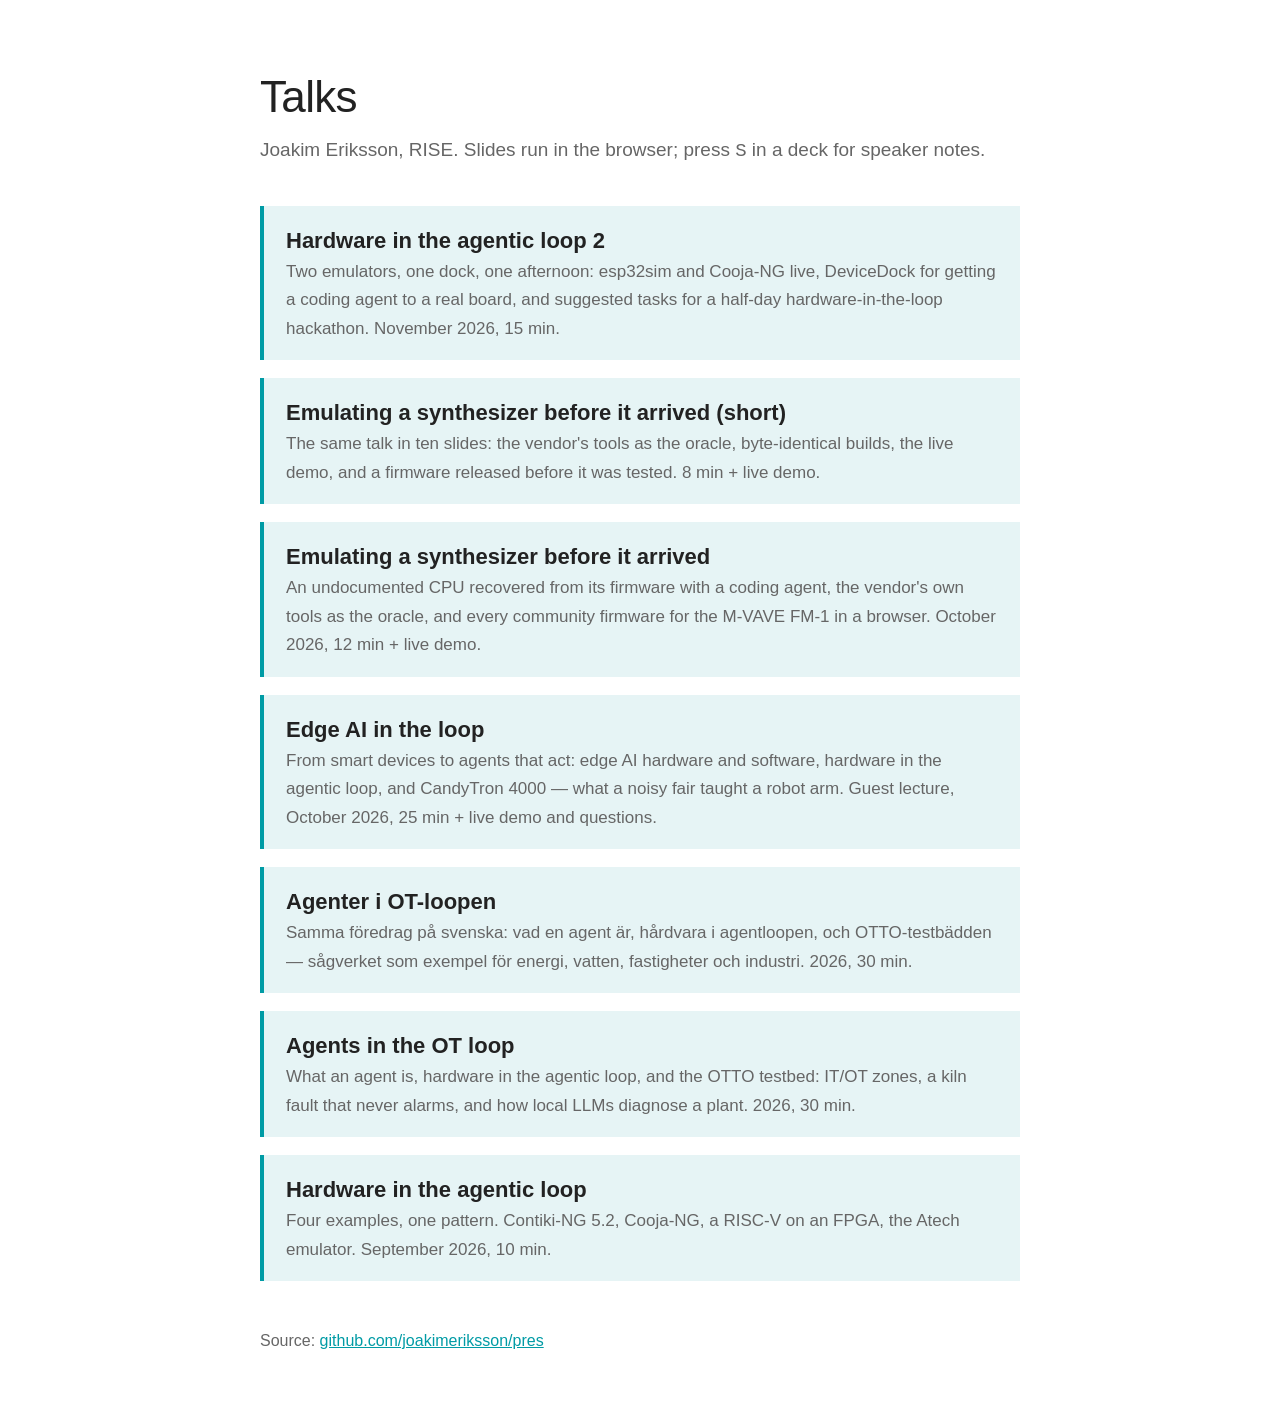
<file: index.html>
<!doctype html>
<html lang="en">
<head>
<meta charset="utf-8">
<title>Talks — Joakim Eriksson</title>
<meta name="viewport" content="width=device-width, initial-scale=1">
<style>
  :root{--ink:#222;--grey:#666;--teal:#009BA5;--tint:#E6F4F5}
  body{margin:0;padding:64px 24px;font:19px/1.5 "Helvetica Neue",Helvetica,Arial,sans-serif;color:var(--ink);background:#fff}
  main{max-width:760px;margin:0 auto}
  h1{font-size:44px;font-weight:400;letter-spacing:-.015em;margin:0 0 6px}
  .sub{color:var(--grey);margin:0 0 40px}
  ul{list-style:none;padding:0;margin:0}
  li{margin:0 0 18px}
  li a{display:block;padding:18px 22px;background:var(--tint);color:var(--ink);text-decoration:none;border-left:4px solid var(--teal)}
  li a:hover{background:#d5eef0}
  li a strong{display:block;font-size:22px}
  li a span{color:var(--grey);font-size:17px}
  footer{margin-top:48px;color:var(--grey);font-size:16px}
  footer a{color:var(--teal)}
</style>
</head>
<body>
<main>
  <h1>Talks</h1>
  <p class="sub">Joakim Eriksson, RISE. Slides run in the browser; press <code>S</code> in a deck for speaker notes.</p>
  <ul>
    <li><a href="agentic-hw-2/"><strong>Hardware in the agentic loop 2</strong><span>Two emulators, one dock, one afternoon: esp32sim and Cooja-NG live, DeviceDock for getting a coding agent to a real board, and suggested tasks for a half-day hardware-in-the-loop hackathon. November 2026, 15 min.</span></a></li>
    <li><a href="fm1-emu-short/"><strong>Emulating a synthesizer before it arrived (short)</strong><span>The same talk in ten slides: the vendor's tools as the oracle, byte-identical builds, the live demo, and a firmware released before it was tested. 8 min + live demo.</span></a></li>
    <li><a href="fm1-emu/"><strong>Emulating a synthesizer before it arrived</strong><span>An undocumented CPU recovered from its firmware with a coding agent, the vendor's own tools as the oracle, and every community firmware for the M-VAVE FM-1 in a browser. October 2026, 12 min + live demo.</span></a></li>
    <li><a href="edge-ai-in-the-loop/"><strong>Edge AI in the loop</strong><span>From smart devices to agents that act: edge AI hardware and software, hardware in the agentic loop, and CandyTron 4000 — what a noisy fair taught a robot arm. Guest lecture, October 2026, 25 min + live demo and questions.</span></a></li>
    <li><a href="agents-in-the-factory/sv.html"><strong>Agenter i OT-loopen</strong><span>Samma föredrag på svenska: vad en agent är, hårdvara i agentloopen, och OTTO-testbädden — sågverket som exempel för energi, vatten, fastigheter och industri. 2026, 30 min.</span></a></li>
    <li><a href="agents-in-the-factory/"><strong>Agents in the OT loop</strong><span>What an agent is, hardware in the agentic loop, and the OTTO testbed: IT/OT zones, a kiln fault that never alarms, and how local LLMs diagnose a plant. 2026, 30 min.</span></a></li>
    <li><a href="agentic-hw/"><strong>Hardware in the agentic loop</strong><span>Four examples, one pattern. Contiki-NG 5.2, Cooja-NG, a RISC-V on an FPGA, the Atech emulator. September 2026, 10 min.</span></a></li>
  </ul>
  <footer>Source: <a href="https://github.com/joakimeriksson/pres">github.com/joakimeriksson/pres</a></footer>
</main>
</body>
</html>
</file>
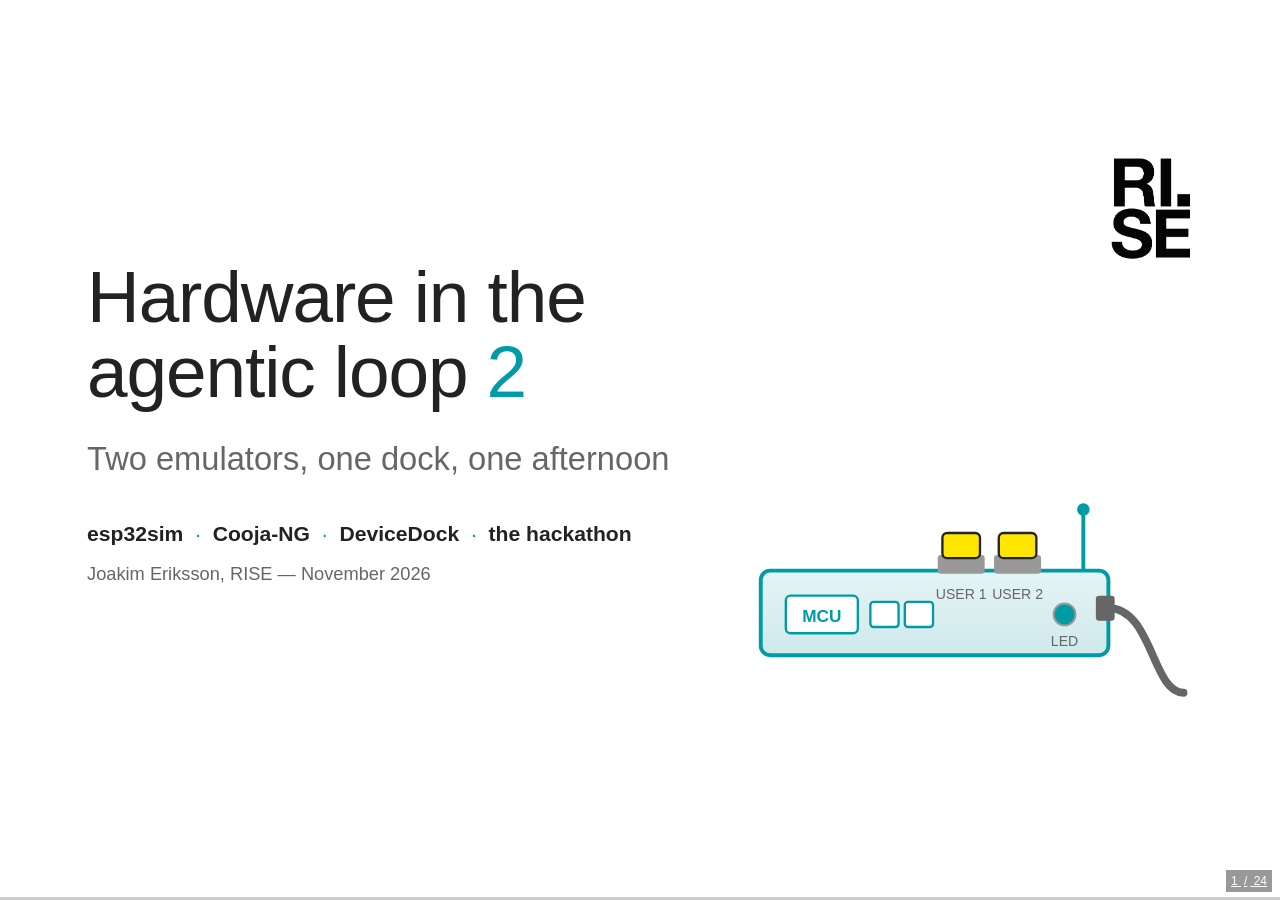
<file: agentic-hw-2/index.html>
<!doctype html>
<html lang="en">
<head>
<meta charset="utf-8">
<title>Hardware in the agentic loop 2 — Joakim Eriksson, RISE</title>
<meta name="viewport" content="width=device-width, initial-scale=1">
<link rel="stylesheet" href="vendor/reset.css">
<link rel="stylesheet" href="vendor/reveal.css">
<style>
/* ---------- tokens ---------- */
:root{
  --ink:#222222;
  --grey:#666666;
  --mute:#9a9a9a;
  --teal:#009BA5;
  --teal-tint:#E6F4F5;
  --yellow:#FFE500;     /* RISE accent: reserved for the human in the loop */
  --coral:#D9534F;
  --coral-tint:#FBEBEA;
  --paper:#ffffff;
  --sans:"Helvetica Neue",Helvetica,Arial,sans-serif;
  --mono:ui-monospace,"SF Mono",Menlo,Consolas,monospace;
}
/* ---------- base ---------- */
.reveal{font-family:var(--sans);color:var(--ink);font-size:24px;line-height:1.35}
.reveal .slides{text-align:left}
.reveal .slides section{height:720px;box-sizing:border-box;padding:52px 64px 48px 64px}
.reveal .slides section::after{content:"";position:absolute;right:48px;bottom:36px;width:38px;height:48px;
  background:url(assets/rise-logo.png) no-repeat center/contain}
.reveal .slides section.title::after{width:88px;height:112px;right:64px;top:52px;bottom:auto}
.reveal h1,.reveal h2,.reveal h3{font-family:var(--sans);color:var(--ink);text-transform:none;letter-spacing:-.015em;margin:0}
.reveal h1{font-size:76px;font-weight:400;line-height:1.02}
.reveal h2{font-size:40px;font-weight:700;line-height:1.15;margin-bottom:6px}
.reveal h3{font-size:24px;font-weight:700;color:var(--teal);margin:0 0 10px}
.reveal p{margin:0 0 .6em}
.reveal .sub{font-size:22px;color:var(--grey);margin-bottom:28px}
.reveal ul{margin:0;padding-left:1.1em}
.reveal li{margin:0 0 .45em;padding-left:.15em}
.reveal li::marker{color:var(--teal)}
.reveal strong{font-weight:700}
.reveal em{font-style:italic}
.reveal code,.reveal .mono{font-family:var(--mono);font-size:.92em}
.reveal .small{font-size:19px}
.reveal .grey{color:var(--grey)}
.reveal .teal{color:var(--teal)}
.reveal .coral{color:var(--coral)}
.reveal .num{display:inline-flex;align-items:center;justify-content:center;width:44px;height:44px;border-radius:50%;
  background:var(--teal);color:#fff;font-weight:700;font-size:22px;vertical-align:middle;margin-right:14px;position:relative;top:-4px}
.reveal .quote{background:var(--teal-tint);padding:16px 22px;font-style:italic;font-size:22px;margin-top:18px}
.reveal .quote .who{display:block;font-style:normal;font-size:17px;color:var(--grey);margin-top:4px}
.reveal .warn{background:var(--coral-tint)}
.reveal .cols{display:grid;gap:36px}
.reveal .cols.two{grid-template-columns:1fr 1fr}
.reveal .cols.three{grid-template-columns:1fr 1fr 1fr;gap:22px}
.reveal .card{background:var(--teal-tint);padding:20px 22px;font-size:20px}
.reveal .card h3{font-size:22px}
.reveal .card li{margin-bottom:.4em}
.reveal .foot{position:absolute;left:64px;right:140px;bottom:44px;font-size:20px}
.reveal .stats{display:flex;gap:44px;margin:26px 0 30px}
.reveal .stat b{display:block;font-size:56px;font-weight:700;color:var(--teal);line-height:1;letter-spacing:-.02em}
.reveal .stat span{display:block;font-size:17px;color:var(--grey);margin-top:6px;max-width:170px}
.reveal .stat.bad b{color:var(--coral)}
.reveal .stat b i{font-style:normal}
.reveal .small{line-height:1.32}
.reveal .pattern strong{font-size:22px}
.reveal .pattern .num{width:38px;height:38px;font-size:19px}
.reveal .card p:has(> .num){display:flex;align-items:flex-start;gap:12px}
.reveal .card p:has(> .num) .num{flex:none;margin:0;top:-2px}
.reveal .card p:has(> .num) strong{line-height:1.25;padding-top:6px}
/* role chip on example slides */
.reveal .role{position:absolute;right:64px;top:16px;display:flex;gap:6px;align-items:center;font-size:15px;color:var(--mute)}
.reveal .role i{font-style:normal;padding:3px 9px;border:1px solid #ccc;border-radius:14px}
.reveal .role i.on{background:var(--teal);border-color:var(--teal);color:#fff;font-weight:700}
.reveal .role i.human{background:var(--yellow);border-color:var(--yellow);color:var(--ink);font-weight:700}
/* tables */
.reveal table{border-collapse:collapse;width:100%;font-size:20px;margin:10px 0}
.reveal th{text-align:left;font-weight:700;padding:8px 14px}
.reveal td{padding:10px 14px;vertical-align:middle;border:0}
.reveal tr:nth-child(even) td{background:var(--teal-tint)}
.reveal table.head th{background:var(--teal);color:#fff}
.reveal .sim{color:var(--grey)}
.reveal .board{color:var(--ink)}
/* loop diagrams */
.reveal svg text{font-family:var(--sans)}
.reveal .node{fill:#fff;stroke:var(--teal);stroke-width:2.5}
.reveal .node.em{fill:var(--teal-tint)}
.reveal .node.si{fill:var(--teal)}
.reveal .arrow{stroke:var(--teal);stroke-width:2.5;fill:none;marker-end:url(#ah)}
.reveal .dot{fill:var(--yellow);stroke:var(--ink);stroke-width:1.5}
.reveal .dot.model{fill:var(--teal);stroke:none}
/* fragments: keep quiet */
.reveal .fragment.rise{opacity:0;transform:translateY(8px);transition:all .35s ease}
.reveal .fragment.rise.visible{opacity:1;transform:none}
.reveal .fragment.dim.visible{opacity:.35}
/* demo slide: the emulator page is the slide background; only a slim caption floats over it */
.reveal .slides section.demo-slide{padding:0}
.reveal .slides section.demo-slide::after,.reveal .slides section.stack::after{display:none}
.reveal .demo-cap{position:absolute;left:0;right:0;bottom:0;padding:10px 200px 10px 64px;background:rgba(255,255,255,.92);border-top:2px solid var(--teal);font-size:19px;pointer-events:none}
.reveal .demo-nav{position:absolute;right:64px;bottom:7px;display:flex;gap:8px;pointer-events:auto}
.reveal .demo-nav button{font:700 22px/1 var(--sans);color:#fff;background:var(--teal);border:0;border-radius:6px;padding:8px 16px;cursor:pointer}
.reveal .demo-nav button:hover{background:#007d85}
.reveal .kbd{font-family:var(--mono);font-size:.85em;background:#eee;padding:1px 6px;border-radius:4px}
/* run strip (slide 5): one cell per CI run */
.reveal .runs{display:inline-flex;gap:3px;vertical-align:middle;margin:0 8px 0 4px}
.reveal .runs i{width:14px;height:22px;background:var(--coral);border-radius:2px}
.reveal .runs i.ok{background:var(--teal)}
/* frame player (slide 6): a sprite of Verilator frames, stepped by JS */
.reveal .player{position:relative;width:100%;aspect-ratio:2/1;background:#0000aa url(assets/rv32-boot-frames.png) 0 0/2400% 100% no-repeat;image-rendering:pixelated;border:1px solid #ddd;overflow:hidden}
.reveal .player .fno{position:absolute;right:8px;bottom:6px;font-family:var(--mono);font-size:14px;color:#fff;background:rgba(0,0,0,.45);padding:1px 8px;border-radius:3px}
/* memory column (slide 8b): the stack eats the RAM, then the code */
.reveal .mem{position:relative;width:300px;height:470px;border:2px solid var(--ink);background:#fff;font-size:15px;margin:0 auto}
.reveal .mem .band{position:absolute;left:0;right:0;display:flex;align-items:center;justify-content:center;text-align:center;padding:0 10px;box-sizing:border-box}
.reveal .mem .reg{top:0;height:64px;background:#eee;border-bottom:2px solid var(--ink);line-height:1.2}
.reveal .mem .ram{top:66px;height:280px;color:var(--grey)}
.reveal .mem .code{bottom:0;height:120px;background:var(--teal-tint);border-top:2px solid var(--ink);font-weight:700;color:var(--teal)}
.reveal .mem .stack{position:absolute;left:0;right:0;top:66px;height:0;background:var(--coral);opacity:.85;transition:none}
.reveal .mem .cnt{position:absolute;left:0;right:0;top:80px;text-align:center;font-family:var(--mono);font-size:26px;font-weight:700;color:#fff;text-shadow:0 0 6px rgba(0,0,0,.4)}
.reveal .mem .boom{position:absolute;left:8px;right:8px;bottom:36px;text-align:center;font-weight:700;color:#fff;background:var(--coral);padding:6px;opacity:0;transition:opacity .3s}
.reveal .mem .boom.on{opacity:1}
.reveal .mem .far{position:absolute;right:-92px;top:32px;bottom:60px;width:70px;border-right:2px solid var(--grey);border-top:2px solid var(--grey);border-bottom:2px solid var(--grey);color:var(--grey);font-size:14px;display:flex;align-items:center;justify-content:flex-end;padding-right:6px;box-sizing:border-box}
.reveal .mem .far span{background:#fff;padding:2px 4px;position:relative;right:-40px;width:80px;text-align:center}
/* LED grids (slide 10): the measured maps, one chain LED at a time */
.reveal .grids{display:flex;gap:26px;align-items:center;margin:10px 0 4px}
.reveal .grid{display:grid;grid-template-columns:repeat(3,26px);gap:4px;padding:8px;background:#1d1f22;border-radius:6px}
.reveal .grid b{width:26px;height:26px;border-radius:4px;background:#2b2e33;display:flex;align-items:center;justify-content:center;font-size:12px;color:#555;font-weight:400}
.reveal .grid b.lit{background:var(--yellow);color:var(--ink);font-weight:700;box-shadow:0 0 10px 2px rgba(255,229,0,.6)}
.reveal .gridlbl{font-size:15px;color:var(--grey);text-align:center;margin-top:4px}
.reveal .chain{font-family:var(--mono);font-size:17px}
@media (prefers-reduced-motion:reduce){ .reveal .fragment.rise{transition:none} .reveal svg animateMotion{display:none} }
/* print */
@media print{ .reveal .slides section::after{display:block} }

/* ---------- part 2 ---------- */
.reveal .cols.four{grid-template-columns:repeat(4,1fr);gap:16px}
.reveal .big3{display:grid;grid-template-columns:repeat(3,1fr);gap:20px;margin-top:22px}
.reveal .big3 > div{border-top:4px solid var(--teal);padding-top:10px}
.reveal .big3 b{display:block;font-size:46px;color:var(--teal);line-height:1.05;letter-spacing:-.02em}
.reveal .big3 span{display:block;font-size:18px;color:var(--grey);margin-top:6px;line-height:1.3}
.reveal .plain{font-size:24px;line-height:1.4}
.reveal .plain li{margin-bottom:.5em}
.reveal .lead{font-size:26px;line-height:1.4}
/* section dividers */
.reveal .slides section.divider{display:flex !important;flex-direction:column;justify-content:center;padding-left:96px}
.reveal .divider .bigno{font-size:150px;font-weight:700;color:var(--teal);line-height:.9;letter-spacing:-.04em}
.reveal .divider h1{font-size:68px;margin-top:10px}
.reveal .divider p{font-size:28px;color:var(--grey);margin-top:14px}
/* emulator vs board */
.reveal .vs{display:grid;grid-template-columns:1fr 70px 1fr;align-items:stretch;margin-top:18px}
.reveal .vs .side{background:var(--teal-tint);padding:16px 22px}
.reveal .vs .side.board{background:#e9f0f1;border:2px solid var(--teal)}
.reveal .vs h3{font-size:26px;margin:0 0 2px;color:var(--ink)}
.reveal .vs h3 small{font-size:18px;color:var(--teal);font-weight:700;margin-left:8px}
.reveal .vs ul{font-size:20px;margin-top:10px}
.reveal .vs .mid{display:flex;flex-direction:column;align-items:center;justify-content:center;color:var(--grey);font-size:14px;text-align:center}
.reveal .vs .mid b{font-size:36px;color:var(--teal);font-weight:400}
/* steps: who does what */
.reveal .steps{list-style:none;padding:0;margin:14px 0 0;counter-reset:st}
.reveal .steps li{display:grid;grid-template-columns:34px 86px 1fr;gap:12px;align-items:center;padding:7px 0;margin:0;border-bottom:1px solid #e4eeef;font-size:20px}
.reveal .steps li::marker{content:none}
.reveal .steps li::before{counter-increment:st;content:counter(st);font-weight:700;color:var(--teal);font-size:22px;text-align:right}
.reveal .steps code{font-size:15px;color:var(--grey);margin-left:8px}
.reveal .who{display:inline-block;text-align:center;font-size:14px;font-weight:700;padding:3px 0;border-radius:12px}
.reveal .who.you{background:var(--yellow);color:var(--ink)}
.reveal .who.ag{background:var(--teal);color:#fff}
.reveal .who.bd{background:#0d5f63;color:#fff}
/* the afternoon in four steps */
.reveal .flow{display:grid;grid-template-columns:1fr 36px 1fr 36px 1fr 36px 1fr;align-items:stretch;margin-top:34px}
.reveal .flow .st{background:var(--teal-tint);padding:18px 18px}
.reveal .flow .st .n{display:inline-flex;align-items:center;justify-content:center;width:40px;height:40px;border-radius:50%;background:var(--teal);color:#fff;font-weight:700;font-size:20px}
.reveal .flow .st h3{font-size:24px;color:var(--ink);margin:12px 0 8px}
.reveal .flow .st p{font-size:19px;color:var(--grey);margin:0}
.reveal .flow .ar{display:flex;align-items:center;justify-content:center;color:var(--teal);font-size:30px}
/* tasks */
.reveal .tasks3{display:grid;grid-template-columns:repeat(3,1fr);gap:18px;margin-top:16px}
.reveal .task{background:var(--teal-tint);padding:18px 20px 16px;font-size:20px;line-height:1.35;display:flex;flex-direction:column;min-height:400px;box-sizing:border-box}
.reveal .task h3{font-size:25px;margin:0 0 8px;color:var(--ink)}
.reveal .task h3 .n{color:var(--teal);margin-right:8px}
.reveal .task p{margin:0 0 10px}
.reveal .task .done{margin-top:auto;padding-top:10px;border-top:1px solid #b9dfe2;font-size:18.5px}
.reveal .task .done b{color:var(--teal)}
.reveal .tags{display:flex;flex-wrap:wrap;gap:6px;margin:0 0 12px}
.reveal .tag{font-size:14px;font-weight:700;padding:2px 9px;border-radius:10px;background:#fff;border:1px solid var(--teal);color:var(--teal)}
.reveal .tag.sim{border-color:#999;color:#666}
.reveal .tag.warm{background:var(--yellow);border-color:var(--yellow);color:var(--ink)}
/* ways in, rules, screenshot, status */
.reveal .way{background:var(--teal-tint);padding:18px 20px;font-size:20px;line-height:1.34;min-height:250px;box-sizing:border-box}
.reveal .way h3{font-size:24px;margin:0 0 8px}
.reveal .way p{margin:0 0 8px}
.reveal .way .img{font-size:15.5px;color:var(--grey);font-family:var(--mono)}
.reveal pre.cmd{font-family:var(--mono);font-size:19px;line-height:1.5;background:#1d1f22;color:#e8e8e8;padding:12px 16px;border-radius:6px;margin:0;white-space:pre-wrap;box-shadow:none;width:auto}
.reveal pre.cmd .c{color:#8fc9cd}
.reveal .rule3{display:grid;grid-template-columns:repeat(3,1fr);gap:28px;margin-top:40px}
.reveal .rule3 > div{border-top:4px solid var(--teal);padding-top:12px}
.reveal .rule3 h3{font-size:27px;line-height:1.2;color:var(--ink);margin:0 0 12px}
.reveal .rule3 p{font-size:21px;line-height:1.4;color:var(--grey)}
.reveal .shot{border:1px solid #ddd;display:block;width:100%}
.reveal .legend{list-style:none;padding:0;margin:0;font-size:19px}
.reveal .legend li{display:grid;grid-template-columns:34px 1fr;gap:10px;margin:0 0 18px;padding:0}
.reveal .legend li::marker{content:none}
.reveal .legend .k{display:inline-flex;align-items:center;justify-content:center;width:30px;height:30px;border-radius:50%;background:var(--teal);color:#fff;font-weight:700;font-size:16px}
.reveal .status{list-style:none;padding:0;margin:22px 0 0;font-size:22px}
.reveal .status li{display:grid;grid-template-columns:40px 1fr 110px;gap:10px;align-items:baseline;padding:11px 0;margin:0;border-bottom:1px solid #e4eeef}
.reveal .status li::marker{content:none}
.reveal .status .ok{color:var(--teal);font-weight:700;font-size:24px}
.reveal .status .no{color:var(--coral);font-weight:700;font-size:24px}
.reveal .status .d{color:var(--grey);font-size:17px;text-align:right}
.reveal .status li.open{background:var(--coral-tint);padding-left:10px;padding-right:10px}
</style>
</head>
<body>
<svg width="0" height="0" style="position:absolute" aria-hidden="true"><defs>
<linearGradient id="pcb2" x1="0" y1="0" x2="0" y2="1"><stop offset="0" stop-color="#E6F4F5"/><stop offset="1" stop-color="#cfe9eb"/></linearGradient>
<symbol id="devboard" viewBox="290 236 282 128">
  <rect x="296" y="282" width="222" height="54" rx="6" fill="url(#pcb2)" stroke="#009BA5" stroke-width="2.5"/>
  <rect x="312" y="298" width="46" height="24" rx="3" fill="#fff" stroke="#009BA5" stroke-width="1.5"/>
  <text x="335" y="315" text-anchor="middle" font-size="11" fill="#009BA5" font-weight="700" font-family="Helvetica,Arial,sans-serif">MCU</text>
  <rect x="366" y="302" width="18" height="16" rx="2" fill="#fff" stroke="#009BA5" stroke-width="1.5"/>
  <rect x="388" y="302" width="18" height="16" rx="2" fill="#fff" stroke="#009BA5" stroke-width="1.5"/>
  <path d="M502 282 L502 246" stroke="#009BA5" stroke-width="2.5" fill="none"/><circle cx="502" cy="243" r="4" fill="#009BA5"/>
  <path d="M518 306 C 546 306, 546 360, 566 360" stroke="#666" stroke-width="5" fill="none" stroke-linecap="round"/>
  <rect x="510" y="298" width="12" height="16" rx="2" fill="#666"/>
  <circle cx="490" cy="310" r="7" fill="#ddd" stroke="#999" stroke-width="1.2"><animate attributeName="fill" values="#ddd;#ddd;#009BA5;#009BA5;#ddd" keyTimes="0;0.45;0.5;0.95;1" dur="2s" repeatCount="indefinite"/></circle>
  <text x="490" y="330" text-anchor="middle" font-size="9" fill="#666" font-family="Helvetica,Arial,sans-serif">LED</text>
  <rect x="409" y="272" width="30" height="12" rx="2" fill="#999"/>
  <rect x="412" y="258" width="24" height="16" rx="3" fill="#FFE500" stroke="#222" stroke-width="1.5"/>
  <text x="424" y="300" text-anchor="middle" font-size="9" fill="#666" font-family="Helvetica,Arial,sans-serif">USER 1</text>
  <rect x="445" y="272" width="30" height="12" rx="2" fill="#999"/>
  <rect x="448" y="258" width="24" height="16" rx="3" fill="#FFE500" stroke="#222" stroke-width="1.5"/>
  <text x="460" y="300" text-anchor="middle" font-size="9" fill="#666" font-family="Helvetica,Arial,sans-serif">USER 2</text>
</symbol>
<marker id="ar" viewBox="0 0 10 10" refX="9" refY="5" markerWidth="7" markerHeight="7" orient="auto-start-reverse"><path d="M0 0L10 5L0 10z" fill="#009BA5"/></marker>
</defs></svg>
<div class="reveal">
<div class="slides">

<!-- ============ Title ============ -->
<section class="title" data-timing="20">
  <div style="margin-top:110px;max-width:760px">
    <h1>Hardware in the<br>agentic loop <span class="teal">2</span></h1>
    <p style="font-size:34px;color:var(--grey);margin:30px 0 40px">Two emulators, one dock, one afternoon</p>
    <p style="font-size:22px"><strong>esp32sim</strong><span class="teal"> &nbsp;·&nbsp; </span><strong>Cooja-NG</strong><span class="teal"> &nbsp;·&nbsp; </span><strong>DeviceDock</strong><span class="teal"> &nbsp;·&nbsp; </span><strong>the hackathon</strong></p>
    <p class="small grey">Joakim Eriksson, RISE — November 2026</p>
  </div>
  <svg viewBox="0 0 240 120" width="460" height="230" style="position:absolute;right:64px;bottom:90px" role="img" aria-label="An IoT board with two user buttons"><use href="#devboard" width="240" height="120"/></svg>
  <aside class="notes">0:00. Part two. Part one was why the hardware has to be in a coding agent's loop. Today, in three parts: the two emulators we use as a fast stand-in for the board, the dock that gets an agent to a real board without handing it your laptop, and then your afternoon. Fifteen minutes.</aside>
</section>

<!-- ============ The problem ============ -->
<section data-timing="40">
  <h2>A coding agent grades its own homework</h2>
  <div class="cols two" style="margin-top:34px;grid-template-columns:1fr 520px">
    <ul class="plain">
      <li>It writes the firmware, writes the tests, runs them, and fixes until everything is <strong>green</strong>.</li>
      <li>But the code, the tests and the expected output all come from <strong>the same model</strong>. They share its blind spots.</li>
      <li><strong class="teal">Green is not the same as correct.</strong> Nobody touched a board.</li>
    </ul>
    <div><svg viewBox="0 0 520 360" width="520" height="360">
        <defs><marker id="ah" viewBox="0 0 10 10" refX="9" refY="5" markerWidth="7" markerHeight="7" orient="auto"><path d="M0 0L10 5L0 10z" fill="#009BA5"/></marker></defs>
        <rect x="14" y="14" width="492" height="300" rx="10" fill="none" stroke="#bbb" stroke-dasharray="6 6"/>
        <text x="260" y="342" text-anchor="middle" font-size="15" fill="#9a9a9a" font-style="italic">the model's world — same blind spots on every side</text>
        <rect class="node" x="170" y="40" width="180" height="56" rx="12"/>
        <text x="260" y="75" text-anchor="middle" font-size="19" font-weight="700">Agent</text>
        <rect class="node" x="40" y="220" width="180" height="56" rx="12"/>
        <text x="130" y="255" text-anchor="middle" font-size="19" font-weight="700">Code it wrote</text>
        <rect class="node" x="300" y="220" width="180" height="56" rx="12"/>
        <text x="390" y="255" text-anchor="middle" font-size="19" font-weight="700">Tests it wrote</text>
        <path class="arrow" d="M225 96 L150 220"/>
        <path class="arrow" d="M220 248 L300 248"/>
        <path class="arrow" d="M370 220 L295 96"/>
        <text x="372" y="160" font-size="16" fill="#9a9a9a" font-style="italic">"all green"</text>
        <circle class="dot model" r="7">
          <animateMotion dur="4s" repeatCount="indefinite" path="M225 96 L150 220 L220 248 L300 248 L370 220 L295 96 Z"/>
        </circle>
      </svg></div>
  </div>
  <aside class="notes">0:20. The problem from part one, in one slide. An agent is very good at closing a loop it can observe. Left alone, the loop it observes is its own: its code, its tests, its idea of what the output should be. Those share its mistakes. All green, and nobody touched a board.</aside>
</section>

<!-- ============ The board in the loop ============ -->
<section data-timing="40">
  <h2>So put a real board in the loop</h2>
  <svg viewBox="0 0 1150 330" width="1150" height="330" style="margin-top:16px" role="img" aria-label="Agent, firmware and a real board in a loop">
    <rect class="node" x="20" y="70" width="230" height="84" rx="14"/>
    <text x="135" y="120" text-anchor="middle" font-size="26" font-weight="700">Agent</text>
    <rect class="node" x="340" y="70" width="230" height="84" rx="14"/>
    <text x="455" y="110" text-anchor="middle" font-size="24" font-weight="700">Firmware</text>
    <text x="455" y="136" text-anchor="middle" font-size="16" fill="#666">it wrote</text>
    <use href="#devboard" x="640" y="4" width="418" height="190"/>
    <rect x="648" y="0" width="170" height="28" rx="14" fill="#FFE500"/>
    <text x="733" y="19" text-anchor="middle" font-size="15" font-weight="700">a human plugs it in</text>
    <path class="arrow" style="marker-end:url(#ar)" d="M252 112 L336 112"/>
    <path class="arrow" style="marker-end:url(#ar)" d="M572 112 L645 112"/>
    <path class="arrow" style="marker-end:url(#ar)" d="M813 160 L813 262 L135 262 L135 160"/>
    <text x="480" y="296" text-anchor="middle" font-size="20"><tspan font-weight="700" fill="#009BA5">what the board really does: </tspan><tspan fill="#666">what it prints · its LEDs · its screen · its radio</tspan></text>
    <circle class="dot" r="9"><animateMotion dur="6s" repeatCount="indefinite" path="M135 112 L455 112 L813 112 L813 262 L135 262 Z"/></circle>
  </svg>
  <p class="lead" style="margin-top:14px">The board does not share the model's blind spots. <strong class="teal">It has the last word.</strong> <span class="grey">In part one we called it the oracle.</span></p>
  <aside class="notes">1:00. The fix: the loop has to go through something the model did not write. A real board. The agent writes firmware, the board runs it, and what the board actually prints comes back to the agent. Someone still has to plug it in; that is the yellow chip, and later today the human part gets smaller.</aside>
</section>

<!-- ============ Emulator and board ============ -->
<section data-timing="45">
  <h2>Boards are slow and scarce, so add an emulator</h2>
  <div class="vs">
    <div class="side">
      <svg viewBox="0 0 240 120" width="270" height="122" style="opacity:.45;outline:2px dashed #9ab;outline-offset:2px"><use href="#devboard" width="240" height="120"/></svg>
      <h3>Emulator <small>the fast stand-in</small></h3>
      <ul>
        <li>The same firmware file, run in software</li>
        <li>Hundreds of times faster than real time</li>
        <li>As many copies as you like</li>
        <li>Same seed, same run, every time</li>
        <li><strong>Can be wrong: it is software too</strong></li>
      </ul>
    </div>
    <div class="mid"><b>⇄</b>compared<br>with each<br>other</div>
    <div class="side board">
      <svg viewBox="0 0 240 120" width="270" height="122"><use href="#devboard" width="240" height="120"/></svg>
      <h3>Real board <small>the last word</small></h3>
      <ul>
        <li>The real chip, radio and timing</li>
        <li>Real time, and flashing takes a minute</li>
        <li>One per desk, one user at a time</li>
        <li>Noise, temperature, a cable that wiggles</li>
        <li><strong>Is what ships</strong></li>
      </ul>
    </div>
  </div>
  <p class="small grey" style="margin-top:16px">Go fast on the emulator, let the board decide. When the two disagree, one of them just taught you something; timings measured on the board go back into the emulator.</p>
  <aside class="notes">1:40. Why two things. The board is the truth but slow: flashing takes a minute, there is one of it, it is shared. The emulator runs the same firmware file, hundreds of times faster, as many as you want, deterministic. But it is software, it can be wrong. So you compare them. Part one's three words: board is the oracle, emulator is the proxy, and board measurements calibrate the emulator.</aside>
</section>

<section class="divider" data-timing="5">
  <div class="bigno">1</div><h1>Two emulators</h1><p>a fast stand-in for the board: one for single boards, one for whole networks</p>
  <aside class="notes">2:25. Part one of three: the two emulators.</aside>
</section>

<!-- ============ esp32sim ============ -->
<section data-timing="40">
  <h2>esp32sim: an ESP32 board, in software</h2>
  <ul class="plain" style="margin-top:26px">
    <li>Runs the board's <strong>real firmware file</strong>, the same binary you would flash, starting from the chip's own boot code.</li>
    <li>ESP32-S3, C3 and C6, with screens, LEDs, buttons and the low-power radio.</li>
    <li>On your laptop, in a browser tab, or as a <em>simulated board</em> in DeviceDock.</li>
  </ul>
  <p style="margin-top:30px;font-size:22px"><strong>How do we know it is right?</strong> <span class="grey">Compared with things the model did not write:</span></p>
  <div class="big3">
    <div><b>0 mismatches</b><span>in 1.26 million instructions, compared with the standard disassembler</span></div>
    <div><b>never diverged</b><span>11 000 steps run side by side with the real chip, over a debug cable</span></div>
    <div><b>205 of 208</b><span>boot lines identical to a real ESP32-C3's (C6: 203 of 204)</span></div>
  </div>
  <aside class="notes">2:30. The first emulator, for single boards. esp32sim runs the real binary from the chip's boot ROM. It is trusted because it was checked against three references the agent did not write: the disassembler, the real chip stepped alongside over JTAG, and real boot logs. In DeviceDock a simulated ESP32 shows up as a device like any other.</aside>
</section>

<!-- ============ esp32sim live ============ -->
<!-- data-demo picks the emulator, data-demo-q its query: the script turns them into data-background-iframe. -->
<section>
<section data-demo="esp32sim" data-demo-q="?wasm&fw=atech" data-background-interactive class="demo-slide" data-timing="60">
  <div class="demo-cap"><strong>Live:</strong> esp32sim in the browser, booting a real board's firmware: display, LEDs, buttons, synth. <span class="grey"><span class="kbd">↓</span> one more</span></div>
  <div class="demo-nav"><button data-go="reboot" title="reboot the demo (D)">↻</button><button data-go="prev" title="previous slide (←)">‹</button><button data-go="next" title="next slide (→)">›</button></div>
  <aside class="notes">3:10 (60 s). The Atech pocket synth's real firmware: boot ROM, bootloader, app. Point at the console and the display; enable audio if the room allows. The sub-slide below is an extra: skip it if late.</aside>
</section>
<section data-demo="esp32sim" data-demo-q="?wasm&fw=c6-rpl-net" data-background-interactive class="demo-slide" data-timing="0">
  <div class="demo-cap"><strong>Extra:</strong> two emulated ESP32-C6 boards running Contiki-NG: one is the network root, the other joins and sends a UDP request every 10 s.</div>
  <div class="demo-nav"><button data-go="reboot" title="reboot the demo (D)">↻</button><button data-go="prev" title="previous slide (←)">‹</button><button data-go="next" title="next slide (→)">›</button></div>
  <aside class="notes">Extra. RPL root and client, 6LoWPAN and CSMA end to end over the emulated 802.15.4 radio.</aside>
</section>
</section>

<!-- ============ Cooja-NG ============ -->
<section data-timing="40">
  <h2>Cooja-NG: a whole wireless network, in software</h2>
  <ul class="plain" style="margin-top:26px">
    <li>Every node runs its <strong>real firmware file</strong>: Contiki-NG, and also Zephyr, RIOT and OpenThread.</li>
    <li>A simulated radio connects them: hundreds of nodes on one laptop.</li>
    <li>Same seed, same run: a bug that shows up once shows up every time.</li>
  </ul>
  <div class="big3" style="margin-top:30px">
    <div><b>~1600×</b><span>faster than real time: two nodes on Apple Silicon (300–700× on the ARM boards)</span></div>
    <div><b>93 / 93</b><span>of Contiki-NG's own simulation tests pass</span></div>
    <div><b>14 of 15</b><span>a four-year-old "flaky" test, turned into a number an agent could fix</span></div>
  </div>
  <p style="margin-top:24px;font-size:21px">In DeviceDock it is the command <code>cngsim</code>: <span class="grey">try the image before you flash it. On hello-world it prints exactly what the real LaunchPad prints.</span></p>
  <aside class="notes">4:10. The second emulator, for networks. Contiki-NG's simulator rewritten in C, fast and deterministic. Numbers from its README. Determinism is what an agent needs: "flaky" is not a work item, "14 of 15" is. Inside DeviceDock it is the cngsim command, checked against a real LaunchPad.</aside>
</section>

<!-- ============ Cooja-NG live ============ -->
<section>
<section data-demo="cooja" data-demo-q="?wasm=grid100" data-background-interactive class="demo-slide" data-timing="60">
  <div class="demo-cap"><strong>Live:</strong> Cooja-NG in the browser: 100 nodes, each running real Contiki-NG firmware, forming a network. <span class="grey"><span class="kbd">↓</span> one more</span></div>
  <div class="demo-nav"><button data-go="reboot" title="reboot the demo (D)">↻</button><button data-go="prev" title="previous slide (←)">‹</button><button data-go="next" title="next slide (→)">›</button></div>
  <aside class="notes">4:50 (60 s). One hundred MSP430 nodes, each running the real firmware instruction by instruction, forming an RPL network in a browser tab with no server. Point at the network forming. The sub-slide below is an extra: skip it if late.</aside>
</section>
<section data-demo="cooja" data-demo-q="?wasm=mixed" data-background-interactive class="demo-slide" data-timing="0">
  <div class="demo-cap"><strong>Extra:</strong> three different chips in one network: Sky (MSP430), CC2538 and nRF52840 (ARM), each with its own Contiki-NG build.</div>
  <div class="demo-nav"><button data-go="reboot" title="reboot the demo (D)">↻</button><button data-go="prev" title="previous slide (←)">‹</button><button data-go="next" title="next slide (→)">›</button></div>
  <aside class="notes">Extra. Mixed platforms on one radio medium, one shared event queue.</aside>
</section>
</section>

<section class="divider" data-timing="5">
  <div class="bigno">2</div><h1>DeviceDock</h1><p>getting the agent to a real board, safely</p>
  <aside class="notes">5:50. Part two of three: the dock.</aside>
</section>

<!-- ============ The sandbox problem ============ -->
<section data-timing="40">
  <h2>The agent belongs in a box. The board is on your USB.</h2>
  <svg viewBox="0 0 1150 300" width="1150" height="300" style="margin-top:12px" role="img" aria-label="A board plugged into a laptop; the agent's sandbox inside the laptop has no USB">
    <use href="#devboard" x="10" y="104" width="260" height="118"/>
    <path d="M266 220 C 300 222, 320 224, 352 224" stroke="#666" stroke-width="4.6" fill="none" stroke-linecap="round"/>
    <rect x="350" y="10" width="620" height="250" rx="16" fill="#fafafa" stroke="#333" stroke-width="3"/>
    <path d="M318 260 H1002 L1036 292 H284 Z" fill="#d9dde1" stroke="#333" stroke-width="2"/>
    <text x="660" y="284" text-anchor="middle" font-size="15" fill="#666">your laptop</text>
    <rect x="378" y="38" width="260" height="196" rx="10" fill="#FFF8CC" stroke="#e0c400" stroke-width="2"/>
    <text x="508" y="76" text-anchor="middle" font-size="21" font-weight="700">Everything else</text>
    <text x="508" y="110" text-anchor="middle" font-size="17" fill="#555">your files · SSH keys</text>
    <text x="508" y="134" text-anchor="middle" font-size="17" fill="#555">logins · other projects</text>
    <text x="508" y="158" text-anchor="middle" font-size="17" fill="#555">the USB ports</text>
    <rect x="664" y="38" width="280" height="196" rx="10" fill="#E6F4F5" stroke="#009BA5" stroke-width="2.5"/>
    <text x="804" y="76" text-anchor="middle" font-size="21" font-weight="700">Sandbox (Docker)</text>
    <text x="804" y="110" text-anchor="middle" font-size="17" fill="#555">the agent, compilers,</text>
    <text x="804" y="134" text-anchor="middle" font-size="17" fill="#555">flashing tools</text>
    <rect x="726" y="170" width="156" height="34" rx="17" fill="#FBEBEA" stroke="#D9534F" stroke-width="1.5"/>
    <text x="804" y="193" text-anchor="middle" font-size="17" font-weight="700" fill="#D9534F">✕ no USB port</text>
  </svg>
  <ul class="plain" style="margin-top:10px;font-size:22px">
    <li>An agent runs shell commands for you. Keep it in a sandbox, away from your files and keys.</li>
    <li>But then it cannot reach the board, and you don't want to hand it every USB port you have.</li>
  </ul>
  <aside class="notes">5:55. The practical problem. A coding agent runs commands; you want it in a sandbox, not loose on your laptop with your keys. A Docker sandbox has no USB. And you don't want to give it all your ports, just the one board you chose.</aside>
</section>

<!-- ============ DeviceDock ============ -->
<section data-timing="50">
  <h2>DeviceDock: your browser lends the agent one board</h2>
  <svg viewBox="0 0 1150 210" width="1150" height="210" style="margin-top:14px" role="img" aria-label="Board, DeviceDock page, backend and sandbox in a chain">
    <use href="#devboard" x="0" y="34" width="210" height="105"/>
    <text x="105" y="160" text-anchor="middle" font-size="18" font-weight="700">Your board</text>
    <rect class="node em" x="262" y="40" width="262" height="104" rx="14"/>
    <text x="393" y="80" text-anchor="middle" font-size="20" font-weight="700">DeviceDock page</text>
    <text x="393" y="104" text-anchor="middle" font-size="14" fill="#666">in Chrome: you share one board</text>
    <text x="393" y="122" text-anchor="middle" font-size="14" fill="#666">and you approve</text>
    <rect x="353" y="10" width="80" height="24" rx="12" fill="#FFE500"/>
    <text x="393" y="27" text-anchor="middle" font-size="13" font-weight="700">you</text>
    <rect class="node" x="592" y="40" width="230" height="104" rx="14"/>
    <text x="707" y="80" text-anchor="middle" font-size="20" font-weight="700">Backend</text>
    <text x="707" y="104" text-anchor="middle" font-size="14" fill="#666">on your laptop:</text>
    <text x="707" y="122" text-anchor="middle" font-size="14" fill="#666">who may use what, when</text>
    <rect class="node si" x="890" y="40" width="256" height="104" rx="14"/>
    <text x="1018" y="74" text-anchor="middle" font-size="20" font-weight="700" fill="#fff">Sandbox</text>
    <text x="1018" y="98" text-anchor="middle" font-size="14" fill="#fff">Claude Code · Codex · OpenCode</text>
    <text x="1018" y="118" text-anchor="middle" font-size="14" fill="#fff">gcc · OpenOCD · esptool · cngsim</text>
    <path class="arrow" style="marker-start:url(#ar);marker-end:url(#ar)" d="M214 92 L258 92"/>
    <path class="arrow" style="marker-start:url(#ar);marker-end:url(#ar)" d="M528 92 L588 92"/>
    <path class="arrow" style="marker-start:url(#ar);marker-end:url(#ar)" d="M826 92 L886 92"/>
    <text x="558" y="174" text-anchor="middle" font-size="14" fill="#666">USB stays with the browser</text>
    <text x="1018" y="174" text-anchor="middle" font-size="14" fill="#666">reaches the board only through the dock</text>
  </svg>
  <div class="cols two" style="margin-top:10px;gap:30px">
    <div>
      <h3>What the agent gets</h3>
      <ul class="small" style="font-size:20px">
        <li>A serial port address that <strong>esptool, idf.py and pyserial</strong> use unchanged, reset into the bootloader included</li>
        <li>A tunnel so <strong>OpenOCD</strong> can flash a LaunchPad through its debug probe</li>
        <li><code>device list</code>, <code>send</code>, <code>monitor</code>, also as MCP tools</li>
      </ul>
    </div>
    <div>
      <h3>What it does not get</h3>
      <ul class="small" style="font-size:20px">
        <li>No USB device, no access to your laptop, no Docker socket</li>
        <li>Boards you did not share</li>
        <li>Your logins: agents log in inside the sandbox</li>
      </ul>
    </div>
  </div>
  <aside class="notes">6:35. DeviceDock's idea: the browser owns the USB port, through Web Serial and WebUSB. You share one board from a page; a small backend decides who may use it and when; the sandbox reaches it only through that. To the agent's tools it looks normal: esptool and pyserial get a serial URL, OpenOCD gets a debug-probe tunnel.</aside>
</section>

<!-- ============ One request, step by step ============ -->
<section data-timing="60">
  <h2>One request, step by step</h2>
  <p class="sub">A TI LaunchPad running Contiki-NG, from DeviceDock's quick start</p>
  <ol class="steps">
    <li><span class="who you">you</span><span>Ask: <em>"Make hello-world print a counter, flash it to the LaunchPad and show me the output."</em></span></li>
    <li><span class="who ag">agent</span><span>Edits <code style="margin:0">hello-world.c</code> and builds it <code>make TARGET=simplelink BOARD=launchpad/cc1352r1</code></span></li>
    <li><span class="who ag">agent</span><span>Tries it on the simulator first <code>cngsim run hello.cc1352r1-launchpad -t 25s</code></span></li>
    <li><span class="who you">you</span><span>Click <strong>Approve</strong> in the page when it opens the debug probe <code>device probe-open &lt;id&gt;</code></span></li>
    <li><span class="who ag">agent</span><span>Flashes through the browser with OpenOCD: about a minute</span></li>
    <li><span class="who bd">board</span><span>Runs it and prints what it really does <code>device monitor &lt;id&gt; --seconds 20</code></span></li>
    <li><span class="who ag">agent</span><span>Reports what ran where: "on the simulator" and "on the board" are separate claims</span></li>
  </ol>
  <p class="small grey" style="margin-top:14px">With <em>Autonomous</em> switched on for the board, step 4 needs no click and the agent can go round again by itself.</p>
  <aside class="notes">7:25. What one round trip looks like. You ask; the agent edits and builds; it tries the image in cngsim; you approve the debug session; OpenOCD flashes through the browser in about a minute; the board prints; the agent reports, keeping simulator and board results apart. Commands are from the DeviceDock quick start.</aside>
</section>

<!-- ============ What it looks like ============ -->
<section data-timing="30">
  <h2>What it looks like</h2>
  <div style="display:grid;grid-template-columns:770px 1fr;gap:30px;margin-top:12px;align-items:start">
    <img class="shot" src="assets/devicedock.jpg" alt="The DeviceDock page: terminals on the left, devices and a serial monitor on the right">
    <ol class="legend">
      <li><span class="k">1</span><span><strong>Terminals</strong> into the sandbox: a shell, and the agent</span></li>
      <li><span class="k">2</span><span><strong>Devices</strong> you shared: serial ports, debug probes, simulated ESP32 boards</span></li>
      <li><span class="k">3</span><span><strong>Per device</strong>: take it back, or let the agent work alone for 15 or 60 minutes</span></li>
      <li><span class="k">4</span><span><strong>Serial monitor</strong>: every byte in and out</span></li>
    </ol>
  </div>
  <p class="foot small grey">One command starts it all: <code>./devicedock.sh</code></p>
  <aside class="notes">8:25. The page itself. Terminals into the sandbox on the left; on the right the devices you shared, each with its own controls, and a monitor of every byte.</aside>
</section>

<!-- ============ Approvals ============ -->
<section data-timing="40">
  <h2>You approve each write, or let it run for a while</h2>
  <div class="cols two" style="margin-top:28px">
    <div class="card" style="font-size:22px">
      <h3 style="font-size:26px">Default: you click</h3>
      <ul>
        <li>Every time the agent writes to a <strong>real</strong> board, the page asks you first.</li>
        <li>Opening a debug probe needs one approval.</li>
        <li>Simulated boards need none: nothing can break.</li>
      </ul>
    </div>
    <div class="card" style="font-size:22px">
      <h3 style="font-size:26px">Autonomous: 15 or 60 minutes</h3>
      <ul>
        <li>You switch it on for one board. At most 2 hours.</li>
        <li>It ends by itself, or when you unplug, take the board back or close the tab.</li>
        <li>Meanwhile the agent builds, flashes and reads on its own.</li>
      </ul>
    </div>
  </div>
  <p style="margin-top:26px;font-size:20px" class="grey">Always: one user per board at a time, and no automatic retries of a write that may already have happened.</p>
  <aside class="notes">8:55. The safety model in two cards. By default every physical write waits for your click. For the hackathon loop you can let one board run autonomously for 15 or 60 minutes; it switches itself off. Underneath, one client per device and no automatic retries.</aside>
</section>

<!-- ============ Status ============ -->
<section data-timing="35">
  <h2>What works today, and what is still open</h2>
  <ul class="status">
    <li><span class="ok">✓</span><span><strong>ESP32:</strong> esptool talks to a real board through the browser: into the bootloader, reads the chip</span><span class="d">7 Nov</span></li>
    <li><span class="ok">✓</span><span><strong>TI LaunchPad:</strong> flashed and verified through its debug probe; its output reaches the agent</span><span class="d">9 Nov</span></li>
    <li><span class="ok">✓</span><span><strong>cngsim:</strong> hello-world prints the same as on the real LaunchPad</span><span class="d"></span></li>
    <li><span class="ok">✓</span><span><strong>Simulated ESP32 boards</strong> in the page: console, REPL, reset</span><span class="d"></span></li>
    <li class="open"><span class="no">○</span><span><strong>Still open:</strong> writing flash on a real ESP32 · MicroPython's mpremote · flashing a simulated ESP32 through the dock · cngsim nodes as devices · an agent doing the whole loop alone</span><span class="d">today?</span></li>
  </ul>
  <p class="foot teal" style="font-size:22px"><strong>The open row is a task list.</strong></p>
  <aside class="notes">9:35. Honest status, from DeviceDock's own notes. Verified on real hardware: an ESP32 entering its bootloader through the bridge, a LaunchPad flashed and verified through its probe. Open: real ESP32 flash writes, mpremote, flashing a simulated ESP32 through the dock, cngsim nodes as devices, and an agent running the full loop on its own. Those are hackathon tasks.</aside>
</section>

<section class="divider" data-timing="5">
  <div class="bigno">3</div><h1>Your afternoon</h1><p>half a day, a board or a simulator, and a coding agent</p>
  <aside class="notes">10:10. Part three: over to you.</aside>
</section>

<!-- ============ The afternoon ============ -->
<section data-timing="35">
  <h2>The afternoon in four steps</h2>
  <div class="flow">
    <div class="st"><span class="n">1</span><h3>Pick a setup</h3><p>An ESP32, a LaunchPad, your own board, or just a simulator.</p></div>
    <div class="ar">→</div>
    <div class="st"><span class="n">2</span><h3>Pick a task</h3><p>From the next slides, or your own idea, as long as it has a "done when".</p></div>
    <div class="ar">→</div>
    <div class="st"><span class="n">3</span><h3>Let the agent loop</h3><p>It builds, flashes and reads. You watch, approve and steer.</p></div>
    <div class="ar">→</div>
    <div class="st"><span class="n">4</span><h3>Show the evidence</h3><p>Two minutes at the end: what the board said, not what the agent said.</p></div>
  </div>
  <aside class="notes">10:15. The whole afternoon in one line: pick a setup, pick a task, let the agent loop while you supervise, and show the evidence at the end.</aside>
</section>

<!-- ============ Four ways in ============ -->
<section data-timing="50">
  <h2>Step 1: four ways in</h2>
  <p class="sub">Everyone runs the same DeviceDock. Pick what is on your desk.</p>
  <div class="cols four">
    <div class="way"><h3>ESP32 board</h3><p class="img">image: esp32 or full</p><p>Share its serial port. Flash with <code>idf.py -p &lt;address from device list&gt; flash monitor</code>.</p></div>
    <div class="way"><h3>TI LaunchPad</h3><p class="img">image: contiki</p><p>Share the serial port <em>and</em> the debug probe. The quick start's hello-world is the worked example.</p></div>
    <div class="way"><h3>Simulator only</h3><p class="img">any image</p><p><em>＋ Simulated esp32s3 / c3 / c6</em> in the page, or <code>cngsim</code> for Contiki-NG boards and networks.</p></div>
    <div class="way"><h3>Your own board</h3><p class="img">any image</p><p>Any serial console works, and CMSIS-DAP debug probes. esptool, OpenOCD and mpremote are installed.</p></div>
  </div>
  <pre class="cmd" style="margin-top:26px"><span class="c"># the sandbox image is 3–12 GB: start this now if you have not</span>
export DEVICEDOCK_VARIANT=full        <span class="c"># or base · contiki · esp32</span>
./devicedock.sh                       <span class="c"># then in its console: o (page link) · login claude · sh</span>
cd /workspace &amp;&amp; claude               <span class="c"># the agent reads /workspace/AGENTS.md</span></pre>
  <aside class="notes">10:50. Four ways in, same tool. ESP32s flash with ESP-IDF through the serial address from device list. LaunchPads flash with OpenOCD through the probe tunnel; the quick start walks through it. No board: simulated ESP32s in the page or cngsim. Your own board works if it has a serial console or a CMSIS-DAP probe. Start the image download now: up to 12 GB.</aside>
</section>

<!-- ============ Rules ============ -->
<section data-timing="35">
  <h2>Three rules for the afternoon</h2>
  <div class="rule3">
    <div><h3><span class="teal">1</span> Done means evidence the model did not write</h3><p>The board's own output, a diff against a real boot, "N of M" runs. Green tests the agent wrote itself do not count.</p></div>
    <div><h3><span class="teal">2</span> Say where it ran</h3><p>"On the simulator" is not "on the board". When they differ, decide: emulator bug, or a fact about the board? Write it down.</p></div>
    <div><h3><span class="teal">3</span> Keep the receipts</h3><p>The command, the log, the commit, and where the agent was wrong. If it fails the same way three times, it stops and you decide.</p></div>
  </div>
  <div class="quote warn" style="font-style:normal;font-size:21px;margin-top:56px;display:grid;grid-template-columns:120px 1fr;gap:18px;align-items:center">
    <strong class="coral">Before you flash</strong>
    <span>Back up the factory firmware of a board you care about (quick start §4). Autonomous mode is per board, opt-in, and switches itself off.</span>
  </div>
  <aside class="notes">11:40. Three rules, all from part one. Evidence from outside the model. Be explicit about simulator versus board. Keep receipts, including the agent's mistakes; DeviceDock's agent instructions already tell it to stop after the same failure three times. And back up firmware before you overwrite it.</aside>
</section>

<!-- ============ Tasks: start here ============ -->
<section data-timing="60">
  <h2>Step 2: suggested tasks — start here</h2>
  <div class="tasks3">
    <div class="task"><h3><span class="n">1</span>First loop</h3>
      <div class="tags"><span class="tag warm">warm-up</span><span class="tag">ESP32</span><span class="tag">LaunchPad</span></div>
      <p>Ask the agent to make hello-world print a counter, build it, flash it and show you the output. Then switch on Autonomous and let it make the next change alone.</p>
      <p class="done"><b>Done when</b> the board's own serial output shows the change.</p></div>
    <div class="task"><h3><span class="n">2</span>Sim first, then silicon</h3>
      <div class="tags"><span class="tag">ESP32</span><span class="tag sim">esp32sim</span></div>
      <p>Run one image on a simulated ESP32 and on a real one. Let the agent compare the two boot logs and sort every difference: emulator bug, or a fact about the board?</p>
      <p class="done"><b>Done when</b> every line of the difference is explained. Bonus: an esp32sim issue with the log.</p></div>
    <div class="task"><h3><span class="n">3</span>Make a flaky test a number</h3>
      <div class="tags"><span class="tag sim">cngsim</span><span class="tag sim">no board needed</span></div>
      <p>Pick a Contiki-NG test or example, run it in cngsim with many different seeds, and let the agent hunt whatever fails.</p>
      <p class="done"><b>Done when</b> you have "N of M" before and after, and the seed that reproduces it.</p></div>
  </div>
  <aside class="notes">12:15. Three to start with. One is the warm-up everyone can do: the step-by-step slide, on your board. Two is the sim-versus-silicon comparison. Three needs no board at all. Point at the "done when" lines: each names evidence the model cannot produce by itself.</aside>
</section>

<!-- ============ Tasks: go further ============ -->
<section data-timing="60">
  <h2>Step 2: suggested tasks — go further</h2>
  <div class="tasks3">
    <div class="task"><h3><span class="n">4</span>Give the agent eyes</h3>
      <div class="tags"><span class="tag">any board</span><span class="tag">your own</span></div>
      <p>Write a self-test firmware whose output a program can check: pins, LEDs, buttons, sensors. Let the agent work out how your board is wired from what it reports.</p>
      <p class="done"><b>Done when</b> the pin map comes from the board, not from a photo or a guess from the datasheet.</p></div>
    <div class="task"><h3><span class="n">5</span>Two nodes, one radio</h3>
      <div class="tags"><span class="tag">2 × LaunchPad</span><span class="tag sim">cngsim</span></div>
      <p>Build Contiki-NG's rpl-udp example, prove it in cngsim with two nodes, then flash a server and a client onto two real boards.</p>
      <p class="done"><b>Done when</b> both real boards agree, and you can say what differed from the simulation.</p></div>
    <div class="task"><h3><span class="n">6</span>Close an open row</h3>
      <div class="tags"><span class="tag">your own</span><span class="tag">DeviceDock</span></div>
      <p>Verify what the dock has not yet: writing flash on a real ESP32, mpremote, a new debug probe. Or make a cngsim node show up in <code>device list</code>.</p>
      <p class="done"><b>Done when</b> a verification note with the log is in a pull request.</p></div>
  </div>
  <aside class="notes">13:15. Three more. Four is the one-LED lesson from part one: let the board tell you its wiring. Five is a real radio link, simulated first. Six improves the dock itself, from its open row. Your own idea is welcome, as long as it has a "done when".</aside>
</section>

<!-- ============ Show and tell ============ -->
<section data-timing="30">
  <h2>Step 4: two minutes, one receipt</h2>
  <div class="cols three" style="margin-top:30px">
    <div class="card" style="font-size:21px"><p><span class="num">1</span><strong>What you asked for</strong></p><p class="small grey">The task, the board, the prompt that got it going.</p></div>
    <div class="card" style="font-size:21px"><p><span class="num">2</span><strong>The evidence</strong></p><p class="small grey">The board's output, the diff, the number. Say where it ran.</p></div>
    <div class="card" style="font-size:21px"><p><span class="num">3</span><strong>Where the agent was wrong</strong></p><p class="small grey">And what caught it: the board, the simulator, or you.</p></div>
  </div>
  <p style="margin-top:34px;font-size:23px">Found a bug in esp32sim, Cooja-NG or DeviceDock? <strong class="teal">An issue with the log is the best receipt of the day.</strong></p>
  <aside class="notes">14:15. How we close: two minutes per team, three things. Number three matters most: where the agent was confidently wrong, and what in the loop caught it.</aside>
</section>

<!-- ============ Over to you ============ -->
<section data-timing="15">
  <div class="cols two" style="grid-template-columns:1fr 1.1fr;align-items:center;margin-top:40px">
    <div>
      <h1 style="font-size:64px">Over to you</h1>
      <p class="grey" style="font-size:22px;margin-top:26px">Joakim Eriksson, RISE</p>
      <p class="small grey" style="line-height:1.6">github.com/joakimeriksson/devicedock<br>mikroverk.github.io/esp32sim<br>mikroverk.github.io/cooja-ng<br>part one: joakimeriksson.github.io/pres/agentic-hw/</p>
    </div>
    <div>
      <svg viewBox="0 0 560 400" width="560" height="400" role="img" aria-label="A robot arm pressing the user buttons on an IoT board while a camera watches">
        <defs>
          <linearGradient id="pcb" x1="0" y1="0" x2="0" y2="1"><stop offset="0" stop-color="#E6F4F5"/><stop offset="1" stop-color="#cfe9eb"/></linearGradient>
        </defs>
        <!-- bench -->
        <line x1="20" y1="336" x2="540" y2="336" stroke="#bbb" stroke-width="2"/>
        <!-- IoT board with two user buttons -->
        <rect x="296" y="282" width="222" height="54" rx="6" fill="url(#pcb)" stroke="#009BA5" stroke-width="2.5"/>
        <rect x="312" y="298" width="46" height="24" rx="3" fill="#fff" stroke="#009BA5" stroke-width="1.5"/>
        <text x="335" y="315" text-anchor="middle" font-size="11" fill="#009BA5" font-weight="700">MCU</text>
        <rect x="366" y="302" width="18" height="16" rx="2" fill="#fff" stroke="#009BA5" stroke-width="1.5"/>
        <rect x="388" y="302" width="18" height="16" rx="2" fill="#fff" stroke="#009BA5" stroke-width="1.5"/>
        <!-- antenna -->
        <path d="M502 282 L502 246" stroke="#009BA5" stroke-width="2.5" fill="none"/><circle cx="502" cy="243" r="4" fill="#009BA5"/>
        <!-- the cable: the other row we automate -->
        <path d="M518 306 C 546 306, 546 360, 566 360" stroke="#666" stroke-width="5" fill="none" stroke-linecap="round"/>
        <rect x="510" y="298" width="12" height="16" rx="2" fill="#666"/>
        <!-- LED: on while a button is held -->
        <circle cx="490" cy="310" r="7" fill="#ddd" stroke="#999" stroke-width="1.2">
          <animate attributeName="fill" values="#ddd;#ddd;#009BA5;#009BA5;#ddd;#ddd;#009BA5;#009BA5;#ddd;#ddd" keyTimes="0;0.19;0.21;0.36;0.38;0.64;0.66;0.81;0.83;1" dur="8s" repeatCount="indefinite"/>
        </circle>
        <text x="490" y="330" text-anchor="middle" font-size="9" fill="#666">LED</text>
        <!-- user button 1 -->
        <rect x="409" y="272" width="30" height="12" rx="2" fill="#999"/>
        <rect x="412" y="258" width="24" height="16" rx="3" fill="#FFE500" stroke="#222" stroke-width="1.5">
          <animate attributeName="y" values="258;258;265;265;258;258" keyTimes="0;0.17;0.19;0.36;0.38;1" dur="8s" repeatCount="indefinite"/>
        </rect>
        <text x="424" y="300" text-anchor="middle" font-size="9" fill="#666">USER 1</text>
        <!-- user button 2 -->
        <rect x="445" y="272" width="30" height="12" rx="2" fill="#999"/>
        <rect x="448" y="258" width="24" height="16" rx="3" fill="#FFE500" stroke="#222" stroke-width="1.5">
          <animate attributeName="y" values="258;258;265;265;258;258" keyTimes="0;0.62;0.64;0.81;0.83;1" dur="8s" repeatCount="indefinite"/>
        </rect>
        <text x="460" y="300" text-anchor="middle" font-size="9" fill="#666">USER 2</text>
        <!-- robot arm: industrial six-axis look, base left, reaching right -->
        <defs>
          <pattern id="hz" width="18" height="18" patternUnits="userSpaceOnUse" patternTransform="rotate(45)"><rect width="18" height="18" fill="#FFE500"/><rect width="9" height="18" fill="#222"/></pattern>
          <linearGradient id="lk" x1="0" y1="0" x2="0" y2="1"><stop offset="0" stop-color="#ffffff"/><stop offset="1" stop-color="#d9dfe3"/></linearGradient>
          <linearGradient id="lkv" x1="0" y1="0" x2="1" y2="0"><stop offset="0" stop-color="#ffffff"/><stop offset="1" stop-color="#d9dfe3"/></linearGradient>
        </defs>
        <ellipse cx="150" cy="335" rx="84" ry="8" fill="#e4e7e9"/>
        <ellipse cx="150" cy="326" rx="74" ry="12" fill="url(#hz)" stroke="#333" stroke-width="1.5"/>
        <rect x="76" y="318" width="148" height="8" fill="url(#hz)"/>
        <ellipse cx="150" cy="318" rx="74" ry="12" fill="#eceff1" stroke="#aeb6bb" stroke-width="1.5"/>
        <path d="M108 318 C108 292 124 280 150 280 C176 280 192 292 192 318 Z" fill="url(#lk)" stroke="#aeb6bb" stroke-width="1.5"/>
        <rect x="132" y="222" width="36" height="66" rx="10" fill="url(#lkv)" stroke="#aeb6bb" stroke-width="1.5"/>
        <!-- upper arm rotates about the shoulder (160,212); inside it, the forearm rotates about the elbow (300,88).
             The angles come from a two-link inverse kinematics solve for the four gripper positions. -->
        <g>
          <animateTransform attributeName="transform" type="rotate" values="-2.51 160 212;-2.51 160 212;0.96 160 212;0.96 160 212;-2.51 160 212;4.78 160 212;7.91 160 212;7.91 160 212;4.78 160 212;-2.51 160 212" keyTimes="0;0.1;0.18;0.3;0.38;0.55;0.63;0.75;0.83;1" dur="8s" repeatCount="indefinite" calcMode="spline" keySplines="0.4 0 0.6 1;0.4 0 0.6 1;0.4 0 0.6 1;0.4 0 0.6 1;0.4 0 0.6 1;0.4 0 0.6 1;0.4 0 0.6 1;0.4 0 0.6 1;0.4 0 0.6 1"/>
          <g transform="rotate(-38 168 208)">
            <rect x="112" y="178" width="112" height="60" rx="18" fill="url(#lk)" stroke="#aeb6bb" stroke-width="1.5"/>
            <path d="M150 226 L164 196 L172 196 L158 226 Z M172 226 L186 196 L194 196 L180 226 Z" fill="#009BA5"/>
          </g>
          <path d="M160 212 L300 88" stroke="#aeb6bb" stroke-width="40" stroke-linecap="round" fill="none"/>
          <path d="M160 212 L300 88" stroke="#eceff1" stroke-width="36" stroke-linecap="round" fill="none"/>
          <path d="M156 206 L296 82" stroke="#fff" stroke-width="12" stroke-linecap="round" fill="none" opacity=".9"/>
          <g>
            <animateTransform attributeName="transform" type="rotate" values="5.09 300 88;5.09 300 88;4.18 300 88;4.18 300 88;5.09 300 88;-9.61 300 88;-10.53 300 88;-10.53 300 88;-9.61 300 88;5.09 300 88" keyTimes="0;0.1;0.18;0.3;0.38;0.55;0.63;0.75;0.83;1" dur="8s" repeatCount="indefinite" calcMode="spline" keySplines="0.4 0 0.6 1;0.4 0 0.6 1;0.4 0 0.6 1;0.4 0 0.6 1;0.4 0 0.6 1;0.4 0 0.6 1;0.4 0 0.6 1;0.4 0 0.6 1;0.4 0 0.6 1"/>
            <path d="M300 88 L425 175" stroke="#aeb6bb" stroke-width="34" stroke-linecap="round" fill="none"/>
            <path d="M300 88 L425 175" stroke="#eceff1" stroke-width="30" stroke-linecap="round" fill="none"/>
            <path d="M296 82 L421 169" stroke="#fff" stroke-width="10" stroke-linecap="round" fill="none" opacity=".9"/>
            <rect x="418" y="168" width="38" height="30" rx="8" fill="url(#lkv)" stroke="#aeb6bb" stroke-width="1.5"/>
            <circle cx="437" cy="183" r="7" fill="#cfd5d9" stroke="#9aa3a8" stroke-width="1.2"/>
            <rect x="421" y="198" width="32" height="22" rx="4" fill="#cfd5d9" stroke="#9aa3a8" stroke-width="1.2"/>
            <rect x="426" y="204" width="22" height="3" fill="#9aa3a8"/><rect x="426" y="211" width="22" height="3" fill="#9aa3a8"/>
            <rect x="427" y="220" width="6" height="30" rx="2" fill="#555"/>
            <rect x="441" y="220" width="6" height="30" rx="2" fill="#555"/>
          </g>
          <circle cx="300" cy="88" r="21" fill="#eceff1" stroke="#aeb6bb" stroke-width="1.5"/>
          <circle cx="300" cy="88" r="9" fill="#cfd5d9" stroke="#9aa3a8" stroke-width="1.2"/>
        </g>
        <circle cx="160" cy="212" r="17" fill="#eceff1" stroke="#aeb6bb" stroke-width="1.5"/>
        <circle cx="160" cy="212" r="7" fill="#cfd5d9" stroke="#9aa3a8" stroke-width="1.2"/>
        <!-- camera: the model's eyes, mounted top right, watching the board -->
        <g>
          <!-- view cone from the lens to the board -->
          <path d="M484 86 L296 284 L518 284 Z" fill="#009BA5" fill-opacity=".07" stroke="#009BA5" stroke-opacity=".45" stroke-width="1" stroke-dasharray="4 4"/>
          <!-- ceiling bracket -->
          <line x1="524" y1="0" x2="524" y2="34" stroke="#aeb6bb" stroke-width="6" stroke-linecap="round"/>
          <circle cx="524" cy="38" r="6" fill="#cfd5d9" stroke="#9aa3a8" stroke-width="1.2"/>
          <!-- body, tilted to look down-left at the board -->
          <g transform="rotate(-42 524 50)">
            <rect x="500" y="36" width="52" height="28" rx="6" fill="#3a3f44" stroke="#222" stroke-width="1.2"/>
            <rect x="504" y="40" width="44" height="6" rx="3" fill="#5a6167"/>
            <!-- lens barrel seen from the side: it points along the body axis, down the view cone -->
            <rect x="480" y="42" width="22" height="16" rx="3" fill="#2b2f33" stroke="#222" stroke-width="1.2"/>
            <path d="M481 40 L470 36 L470 64 L481 60 Z" fill="#1b1e21" stroke="#111" stroke-width="1"/>
            <ellipse cx="470" cy="50" rx="3.5" ry="13" fill="#009BA5" stroke="#111" stroke-width="1.2"/>
            <ellipse cx="469" cy="45" rx="1.2" ry="3" fill="#fff" opacity=".8"/>
            <!-- tally light -->
            <circle cx="544" cy="57" r="2.5" fill="#D9534F"><animate attributeName="opacity" values="1;1;0.15;0.15;1" keyTimes="0;0.45;0.5;0.95;1" dur="1.6s" repeatCount="indefinite"/></circle>
          </g>
          <text x="556" y="134" text-anchor="end" font-size="12" fill="#9a9a9a" font-style="italic">the agent's eyes</text>
        </g>
        <!-- serial line -->
        <text x="296" y="372" font-family="ui-monospace,Menlo,monospace" font-size="13" fill="#666">&gt; <tspan>USER 1 pressed · camera sees LED on<animate attributeName="opacity" values="0;0;1;1;0;0" keyTimes="0;0.2;0.22;0.5;0.52;1" dur="8s" repeatCount="indefinite"/></tspan></text>
        <text x="296" y="372" font-family="ui-monospace,Menlo,monospace" font-size="13" fill="#666">&gt; <tspan>USER 2 pressed · camera sees LED on<animate attributeName="opacity" values="0;0;1;1;0;0" keyTimes="0;0.65;0.67;0.95;0.97;1" dur="8s" repeatCount="indefinite"/></tspan></text>
        <text x="20" y="372" font-size="14" fill="#9a9a9a" font-style="italic">the cable, the buttons, the eyes</text>
      </svg>
    </div>
  </div>
  <aside class="notes">14:45. Links: DeviceDock with its quick start, the two emulators, and part one. The arm is still pressing the buttons that were left for the human. This afternoon the agent presses them, and you check. Happy hacking.</aside>
</section>

</div>
</div>

<script src="vendor/reveal.js"></script>
<script src="vendor/notes.js"></script>
<script>
// Demo slides: data-demo picks the emulator, data-demo-q its query string. Set before Reveal reads the backgrounds.
// esp32sim: the local symlink (demos/esp32sim -> ~/work/esp32sim/web) on localhost, the hosted build on GitHub Pages.
// Cooja-NG: always the hosted WebAssembly build.
const onPages = /\.github\.io$/.test(location.hostname);
const DEMO = {
  esp32sim: onPages ? 'https://mikroverk.github.io/esp32sim/' : 'demos/esp32sim/index.html',
  cooja: 'https://mikroverk.github.io/cooja-ng/player.html',
};
document.querySelectorAll('section[data-demo]').forEach(sec => {
  sec.setAttribute('data-background-iframe', DEMO[sec.dataset.demo] + (sec.dataset.demoQ || ''));
});

Reveal.initialize({
  width: 1280, height: 720, margin: 0.04,
  center: false, hash: true, progress: true, controls: false,
  slideNumber: slide => [Reveal.getIndices(slide).h + 1, '/', Reveal.getHorizontalSlides().length],   // talk slides only, not the demo extras
  transition: 'fade', transitionSpeed: 'fast', backgroundTransition: 'none',
  defaultTiming: 40,
  totalTime: 900,
  preloadIframes: false,       // demos boot when their slide appears, so the audience sees the boot
  plugins: [ RevealNotes ]
});

// Demo slides: a click inside an emulator takes keyboard focus. The ↻ ‹ › buttons always work; arrow keys are
// forwarded only when the emulator is same-origin (esp32sim served locally).
function rebootDemo(){
  const f = Reveal.getSlideBackground(Reveal.getCurrentSlide())?.querySelector('iframe');
  if (f) f.src = f.src;
}
document.querySelectorAll('.demo-nav button').forEach(b => b.addEventListener('click', e => {
  e.stopPropagation();
  const go = b.dataset.go;
  go === 'reboot' ? rebootDemo() : go === 'next' ? Reveal.right() : Reveal.left();
  window.focus();
}));
const NAV_KEYS = { ArrowRight: () => Reveal.right(), ArrowLeft: () => Reveal.left(), ArrowDown: () => Reveal.down(), ArrowUp: () => Reveal.up(),
                   PageDown: () => Reveal.next(), PageUp: () => Reveal.prev(), Escape: () => Reveal.toggleOverview() };
function hookDemoKeys(slide){
  const f = Reveal.getSlideBackground(slide)?.querySelector('iframe');
  if (!f) return;
  const attach = () => {
    try {
      const doc = f.contentDocument;
      if (!doc || doc.__deckKeys) return;
      doc.__deckKeys = true;
      doc.addEventListener('keydown', e => {
        const t = e.target, typing = t && (t.tagName === 'INPUT' || t.tagName === 'TEXTAREA' || t.isContentEditable);
        const go = NAV_KEYS[e.key];
        if (!go || typing) return;
        e.preventDefault(); go(); window.focus();
      });
    } catch (err) { /* cross-origin: the buttons still work */ }
  };
  attach();
  f.addEventListener('load', attach);
}
const onDemo = e => { if (e.currentSlide.classList.contains('demo-slide')) setTimeout(() => hookDemoKeys(e.currentSlide), 300); };
Reveal.on('slidechanged', onDemo);
Reveal.on('ready', onDemo);
Reveal.addKeyBinding({ keyCode: 68, key: 'D', description: 'Reboot demo' }, rebootDemo);
</script>
</body>
</html>
</file>
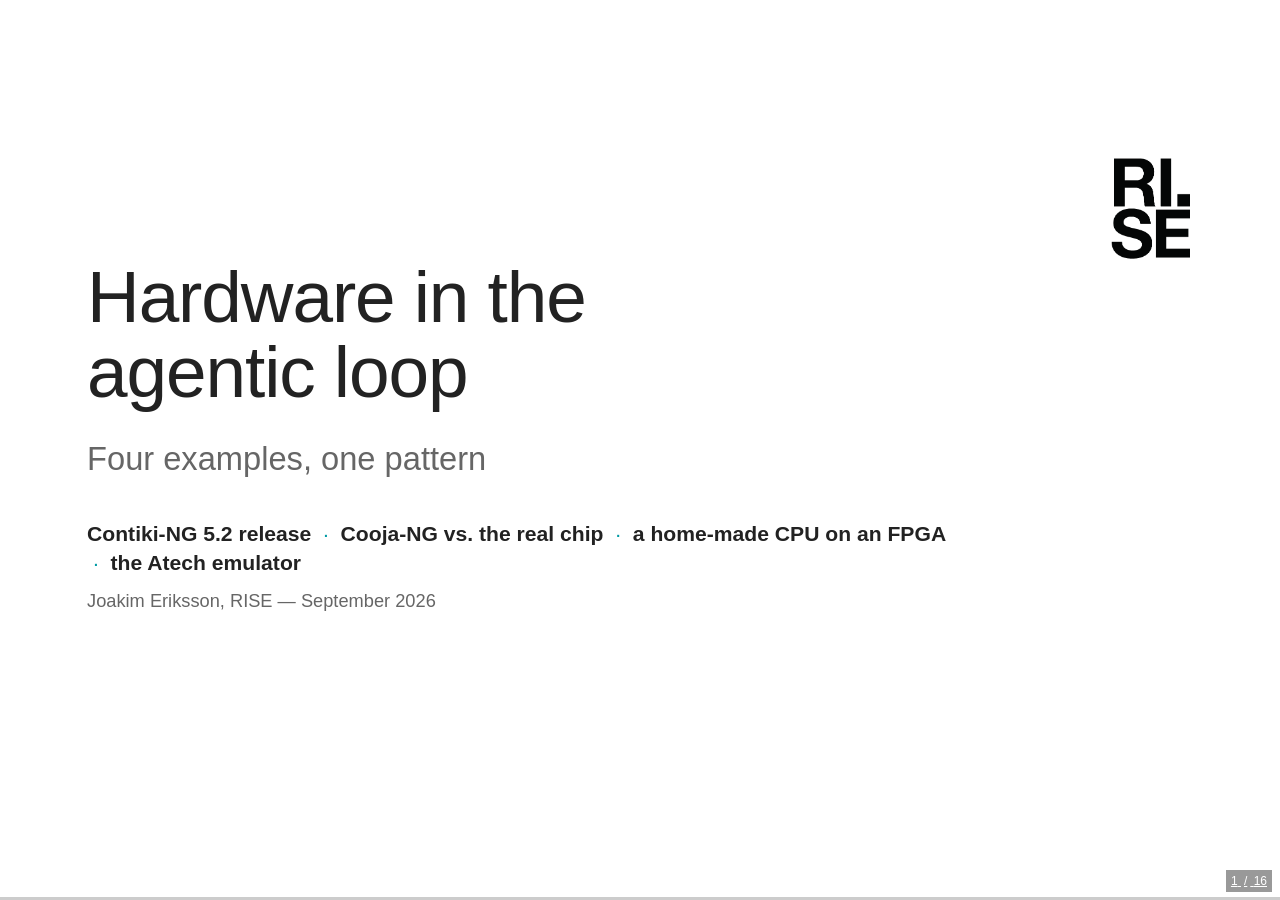
<file: agentic-hw/index.html>
<!doctype html>
<html lang="en">
<head>
<meta charset="utf-8">
<title>Hardware in the agentic loop — Joakim Eriksson, RISE</title>
<meta name="viewport" content="width=device-width, initial-scale=1">
<link rel="stylesheet" href="vendor/reset.css">
<link rel="stylesheet" href="vendor/reveal.css">
<style>
/* ---------- tokens ---------- */
:root{
  --ink:#222222;
  --grey:#666666;
  --mute:#9a9a9a;
  --teal:#009BA5;
  --teal-tint:#E6F4F5;
  --yellow:#FFE500;     /* RISE accent: reserved for the human in the loop */
  --coral:#D9534F;
  --coral-tint:#FBEBEA;
  --paper:#ffffff;
  --sans:"Helvetica Neue",Helvetica,Arial,sans-serif;
  --mono:ui-monospace,"SF Mono",Menlo,Consolas,monospace;
}
/* ---------- base ---------- */
.reveal{font-family:var(--sans);color:var(--ink);font-size:24px;line-height:1.35}
.reveal .slides{text-align:left}
.reveal .slides section{height:720px;box-sizing:border-box;padding:52px 64px 48px 64px}
.reveal .slides section::after{content:"";position:absolute;right:48px;bottom:36px;width:38px;height:48px;
  background:url(assets/rise-logo.png) no-repeat center/contain}
.reveal .slides section.title::after{width:88px;height:112px;right:64px;top:52px;bottom:auto}
.reveal h1,.reveal h2,.reveal h3{font-family:var(--sans);color:var(--ink);text-transform:none;letter-spacing:-.015em;margin:0}
.reveal h1{font-size:76px;font-weight:400;line-height:1.02}
.reveal h2{font-size:40px;font-weight:700;line-height:1.15;margin-bottom:6px}
.reveal h3{font-size:24px;font-weight:700;color:var(--teal);margin:0 0 10px}
.reveal p{margin:0 0 .6em}
.reveal .sub{font-size:22px;color:var(--grey);margin-bottom:28px}
.reveal ul{margin:0;padding-left:1.1em}
.reveal li{margin:0 0 .45em;padding-left:.15em}
.reveal li::marker{color:var(--teal)}
.reveal strong{font-weight:700}
.reveal em{font-style:italic}
.reveal code,.reveal .mono{font-family:var(--mono);font-size:.92em}
.reveal .small{font-size:19px}
.reveal .grey{color:var(--grey)}
.reveal .teal{color:var(--teal)}
.reveal .coral{color:var(--coral)}
.reveal .num{display:inline-flex;align-items:center;justify-content:center;width:44px;height:44px;border-radius:50%;
  background:var(--teal);color:#fff;font-weight:700;font-size:22px;vertical-align:middle;margin-right:14px;position:relative;top:-4px}
.reveal .quote{background:var(--teal-tint);padding:16px 22px;font-style:italic;font-size:22px;margin-top:18px}
.reveal .quote .who{display:block;font-style:normal;font-size:17px;color:var(--grey);margin-top:4px}
.reveal .warn{background:var(--coral-tint)}
.reveal .cols{display:grid;gap:36px}
.reveal .cols.two{grid-template-columns:1fr 1fr}
.reveal .cols.three{grid-template-columns:1fr 1fr 1fr;gap:22px}
.reveal .card{background:var(--teal-tint);padding:20px 22px;font-size:20px}
.reveal .card h3{font-size:22px}
.reveal .card li{margin-bottom:.4em}
.reveal .foot{position:absolute;left:64px;right:140px;bottom:44px;font-size:20px}
.reveal .stats{display:flex;gap:44px;margin:26px 0 30px}
.reveal .stat b{display:block;font-size:56px;font-weight:700;color:var(--teal);line-height:1;letter-spacing:-.02em}
.reveal .stat span{display:block;font-size:17px;color:var(--grey);margin-top:6px;max-width:170px}
.reveal .stat.bad b{color:var(--coral)}
.reveal .stat b i{font-style:normal}
.reveal .small{line-height:1.32}
.reveal .pattern strong{font-size:22px}
.reveal .pattern .num{width:38px;height:38px;font-size:19px}
.reveal .card p:has(> .num){display:flex;align-items:flex-start;gap:12px}
.reveal .card p:has(> .num) .num{flex:none;margin:0;top:-2px}
.reveal .card p:has(> .num) strong{line-height:1.25;padding-top:6px}
/* role chip on example slides */
.reveal .role{position:absolute;right:64px;top:16px;display:flex;gap:6px;align-items:center;font-size:15px;color:var(--mute)}
.reveal .role i{font-style:normal;padding:3px 9px;border:1px solid #ccc;border-radius:14px}
.reveal .role i.on{background:var(--teal);border-color:var(--teal);color:#fff;font-weight:700}
.reveal .role i.human{background:var(--yellow);border-color:var(--yellow);color:var(--ink);font-weight:700}
/* tables */
.reveal table{border-collapse:collapse;width:100%;font-size:20px;margin:10px 0}
.reveal th{text-align:left;font-weight:700;padding:8px 14px}
.reveal td{padding:10px 14px;vertical-align:middle;border:0}
.reveal tr:nth-child(even) td{background:var(--teal-tint)}
.reveal table.head th{background:var(--teal);color:#fff}
.reveal .sim{color:var(--grey)}
.reveal .board{color:var(--ink)}
/* loop diagrams */
.reveal svg text{font-family:var(--sans)}
.reveal .node{fill:#fff;stroke:var(--teal);stroke-width:2.5}
.reveal .node.em{fill:var(--teal-tint)}
.reveal .node.si{fill:var(--teal)}
.reveal .arrow{stroke:var(--teal);stroke-width:2.5;fill:none;marker-end:url(#ah)}
.reveal .dot{fill:var(--yellow);stroke:var(--ink);stroke-width:1.5}
.reveal .dot.model{fill:var(--teal);stroke:none}
/* fragments: keep quiet */
.reveal .fragment.rise{opacity:0;transform:translateY(8px);transition:all .35s ease}
.reveal .fragment.rise.visible{opacity:1;transform:none}
.reveal .fragment.dim.visible{opacity:.35}
/* demo slide: the emulator page is the slide background; only a slim caption floats over it */
.reveal .slides section.demo-slide{padding:0}
.reveal .slides section.demo-slide::after,.reveal .slides section.stack::after{display:none}
.reveal .demo-cap{position:absolute;left:0;right:0;bottom:0;padding:10px 200px 10px 64px;background:rgba(255,255,255,.92);border-top:2px solid var(--teal);font-size:19px;pointer-events:none}
.reveal .demo-nav{position:absolute;right:64px;bottom:7px;display:flex;gap:8px;pointer-events:auto}
.reveal .demo-nav button{font:700 22px/1 var(--sans);color:#fff;background:var(--teal);border:0;border-radius:6px;padding:8px 16px;cursor:pointer}
.reveal .demo-nav button:hover{background:#007d85}
.reveal .kbd{font-family:var(--mono);font-size:.85em;background:#eee;padding:1px 6px;border-radius:4px}
/* run strip (slide 5): one cell per CI run */
.reveal .runs{display:inline-flex;gap:3px;vertical-align:middle;margin:0 8px 0 4px}
.reveal .runs i{width:14px;height:22px;background:var(--coral);border-radius:2px}
.reveal .runs i.ok{background:var(--teal)}
/* frame player (slide 6): a sprite of Verilator frames, stepped by JS */
.reveal .player{position:relative;width:100%;aspect-ratio:2/1;background:#0000aa url(assets/rv32-boot-frames.png) 0 0/2400% 100% no-repeat;image-rendering:pixelated;border:1px solid #ddd;overflow:hidden}
.reveal .player .fno{position:absolute;right:8px;bottom:6px;font-family:var(--mono);font-size:14px;color:#fff;background:rgba(0,0,0,.45);padding:1px 8px;border-radius:3px}
/* memory column (slide 8b): the stack eats the RAM, then the code */
.reveal .mem{position:relative;width:300px;height:470px;border:2px solid var(--ink);background:#fff;font-size:15px;margin:0 auto}
.reveal .mem .band{position:absolute;left:0;right:0;display:flex;align-items:center;justify-content:center;text-align:center;padding:0 10px;box-sizing:border-box}
.reveal .mem .reg{top:0;height:64px;background:#eee;border-bottom:2px solid var(--ink);line-height:1.2}
.reveal .mem .ram{top:66px;height:280px;color:var(--grey)}
.reveal .mem .code{bottom:0;height:120px;background:var(--teal-tint);border-top:2px solid var(--ink);font-weight:700;color:var(--teal)}
.reveal .mem .stack{position:absolute;left:0;right:0;top:66px;height:0;background:var(--coral);opacity:.85;transition:none}
.reveal .mem .cnt{position:absolute;left:0;right:0;top:80px;text-align:center;font-family:var(--mono);font-size:26px;font-weight:700;color:#fff;text-shadow:0 0 6px rgba(0,0,0,.4)}
.reveal .mem .boom{position:absolute;left:8px;right:8px;bottom:36px;text-align:center;font-weight:700;color:#fff;background:var(--coral);padding:6px;opacity:0;transition:opacity .3s}
.reveal .mem .boom.on{opacity:1}
.reveal .mem .far{position:absolute;right:-92px;top:32px;bottom:60px;width:70px;border-right:2px solid var(--grey);border-top:2px solid var(--grey);border-bottom:2px solid var(--grey);color:var(--grey);font-size:14px;display:flex;align-items:center;justify-content:flex-end;padding-right:6px;box-sizing:border-box}
.reveal .mem .far span{background:#fff;padding:2px 4px;position:relative;right:-40px;width:80px;text-align:center}
/* LED grids (slide 10): the measured maps, one chain LED at a time */
.reveal .grids{display:flex;gap:26px;align-items:center;margin:10px 0 4px}
.reveal .grid{display:grid;grid-template-columns:repeat(3,26px);gap:4px;padding:8px;background:#1d1f22;border-radius:6px}
.reveal .grid b{width:26px;height:26px;border-radius:4px;background:#2b2e33;display:flex;align-items:center;justify-content:center;font-size:12px;color:#555;font-weight:400}
.reveal .grid b.lit{background:var(--yellow);color:var(--ink);font-weight:700;box-shadow:0 0 10px 2px rgba(255,229,0,.6)}
.reveal .gridlbl{font-size:15px;color:var(--grey);text-align:center;margin-top:4px}
.reveal .chain{font-family:var(--mono);font-size:17px}
@media (prefers-reduced-motion:reduce){ .reveal .fragment.rise{transition:none} .reveal svg animateMotion{display:none} }
/* print */
@media print{ .reveal .slides section::after{display:block} }
</style>
</head>
<body>
<div class="reveal">
<div class="slides">

<!-- ============ 1 · Title ============ -->
<section class="title" data-timing="15">
  <div style="margin-top:110px;max-width:900px">
    <h1>Hardware in the<br>agentic loop</h1>
    <p style="font-size:34px;color:var(--grey);margin:30px 0 40px">Four examples, one pattern</p>
    <p style="font-size:22px"><strong>Contiki-NG 5.2 release</strong><span class="teal"> &nbsp;·&nbsp; </span><strong>Cooja-NG vs. the real chip</strong><span class="teal"> &nbsp;·&nbsp; </span><strong>a home-made CPU on an FPGA</strong><span class="teal"> &nbsp;·&nbsp; </span><strong>the Atech emulator</strong></p>
    <p class="small grey">Joakim Eriksson, RISE — September 2026</p>
  </div>
  <aside class="notes">0:00. One line: this summer, four hardware projects were built with coding agents in the loop. Very different projects; the pattern that made them work is the same. Ten minutes.</aside>
</section>

<!-- ============ 2 · The problem ============ -->
<section data-timing="45">
  <h2>The loop a coding agent closes is its own</h2>
  <div class="cols two" style="margin-top:34px">
    <div>
      <p>Coding agents are extremely good <strong>at closing loops they can observe.</strong></p>
      <p>Left alone, the loop they observe is <strong>their own model of the world</strong>: the code they wrote, the tests they wrote, the log lines they expected.</p>
      <p>Tests written by the same model that wrote the code <strong>share its blind spots.</strong> Green is not the same as correct.</p>
      <p class="fragment rise teal" data-fragment-index="1"><strong>Hardware does not share the model's blind spots.</strong></p>
    </div>
    <div>
      <svg viewBox="0 0 520 360" width="520" height="360">
        <defs><marker id="ah" viewBox="0 0 10 10" refX="9" refY="5" markerWidth="7" markerHeight="7" orient="auto"><path d="M0 0L10 5L0 10z" fill="#009BA5"/></marker></defs>
        <rect x="14" y="14" width="492" height="300" rx="10" fill="none" stroke="#bbb" stroke-dasharray="6 6"/>
        <text x="260" y="342" text-anchor="middle" font-size="15" fill="#9a9a9a" font-style="italic">the model's world — same blind spots on every side</text>
        <rect class="node" x="170" y="40" width="180" height="56" rx="12"/>
        <text x="260" y="75" text-anchor="middle" font-size="19" font-weight="700">Agent</text>
        <rect class="node" x="40" y="220" width="180" height="56" rx="12"/>
        <text x="130" y="255" text-anchor="middle" font-size="19" font-weight="700">Code it wrote</text>
        <rect class="node" x="300" y="220" width="180" height="56" rx="12"/>
        <text x="390" y="255" text-anchor="middle" font-size="19" font-weight="700">Tests it wrote</text>
        <path class="arrow" d="M225 96 L150 220"/>
        <path class="arrow" d="M220 248 L300 248"/>
        <path class="arrow" d="M370 220 L295 96"/>
        <text x="372" y="160" font-size="16" fill="#9a9a9a" font-style="italic">"all green"</text>
        <circle class="dot model" r="7">
          <animateMotion dur="4s" repeatCount="indefinite" path="M225 96 L150 220 L220 248 L300 248 L370 220 L295 96 Z"/>
        </circle>
      </svg>
    </div>
  </div>
  <div class="quote foot fragment rise" data-fragment-index="1">Green suites that are green by accident are the failure mode that scares me: the tests pass, the model is happy, and nobody touched a board.</div>
  <aside class="notes">0:15. The claim. Agents close loops. The danger is that the loop they close is entirely inside their own head: code, tests and expectations all come from the same model. Hardware is the one thing in the room that does not share those blind spots. So: how do you put it in the loop, in practice?</aside>
</section>

<!-- ============ 3 · The fix ============ -->
<section data-timing="50">
  <h2>Put the chip in the loop, and give the agent eyes</h2>
  <svg viewBox="0 0 1150 370" width="1150" height="370" style="margin-top:14px">
    <defs><marker id="ah2" viewBox="0 0 10 10" refX="9" refY="5" markerWidth="7" markerHeight="7" orient="auto"><path d="M0 0L10 5L0 10z" fill="#009BA5"/></marker>
           <marker id="ahg" viewBox="0 0 10 10" refX="9" refY="5" markerWidth="6" markerHeight="6" orient="auto"><path d="M0 0L10 5L0 10z" fill="#666"/></marker></defs>
    <!-- nodes -->
    <rect class="node" x="10" y="60" width="240" height="70" rx="14"/>
    <text x="130" y="103" text-anchor="middle" font-size="22" font-weight="700">Agent</text>
    <rect class="node" x="310" y="60" width="240" height="70" rx="14"/>
    <text x="430" y="102" text-anchor="middle" font-size="20" font-weight="700">Code and firmware</text>
    <g class="fragment" data-fragment-index="1">
      <rect class="node em" x="610" y="60" width="240" height="70" rx="14"/>
      <text x="730" y="103" text-anchor="middle" font-size="22" font-weight="700">Emulator</text>
    </g>
    <g class="fragment" data-fragment-index="2">
      <rect class="node si" x="910" y="60" width="230" height="70" rx="14"/>
      <text x="1025" y="103" text-anchor="middle" font-size="22" font-weight="700" fill="#fff">Real board</text>
      <rect x="1000" y="16" width="80" height="26" rx="13" fill="#FFE500"/>
      <text x="1040" y="34" text-anchor="middle" font-size="14" font-weight="700">a human</text>
      <text x="1040" y="58" text-anchor="middle" font-size="13" fill="#666" font-style="italic">holds the board</text>
    </g>
    <path class="arrow" style="marker-end:url(#ah2)" d="M250 95 L308 95"/>
    <path class="arrow fragment" data-fragment-index="1" style="marker-end:url(#ah2)" d="M550 95 L608 95"/>
    <path class="arrow fragment" data-fragment-index="2" style="marker-end:url(#ah2)" d="M850 95 L908 95"/>
    <g class="fragment" data-fragment-index="3">
      <path d="M908 80 L852 80" stroke="#666" stroke-width="1.6" fill="none" style="marker-end:url(#ahg)"/>
      <text x="880" y="150" text-anchor="middle" font-size="15" fill="#666" font-style="italic">compared with each other</text>
    </g>
    <!-- return path -->
    <g class="fragment" data-fragment-index="4">
      <path class="arrow" style="marker-end:url(#ah2)" d="M1025 130 L1025 200 L130 200 L130 134"/>
      <text x="580" y="232" text-anchor="middle" font-size="18"><tspan font-weight="700" fill="#009BA5">observation: </tspan><tspan fill="#666">what the board prints · what its screen shows · instruction counts · chip and emulator stepped side by side · one LED at a time</tspan></text>
      <circle class="dot" r="8">
        <animateMotion dur="6s" repeatCount="indefinite" path="M130 95 L430 95 L730 95 L1025 95 L1025 200 L130 200 Z"/>
      </circle>
    </g>
    <!-- roles -->
    <g class="fragment rise" data-fragment-index="5">
      <text x="10" y="280" font-size="24"><tspan font-weight="700" fill="#009BA5">Oracle</tspan><tspan fill="#666"> — the real board has the last word on what is correct</tspan></text>
    </g>
    <g class="fragment rise" data-fragment-index="5">
      <text x="10" y="318" font-size="24"><tspan font-weight="700" fill="#009BA5">Calibrator</tspan><tspan fill="#666"> — timings measured on the board become the emulator's timings</tspan></text>
    </g>
    <g class="fragment rise" data-fragment-index="5">
      <text x="10" y="356" font-size="24"><tspan font-weight="700" fill="#009BA5">Proxy</tspan><tspan fill="#666"> — a fast, repeatable stand-in for the board that the agent can iterate in</tspan></text>
    </g>
  </svg>
  <p class="foot grey small" style="font-style:italic">Three roles for hardware in the loop. The four examples use all of them.</p>
  <aside class="notes">1:00. The pattern in one picture. The agent still writes the code, but what it observes now comes from an emulator and from silicon, diffed against each other. Hardware plays three roles: oracle, the board has the last word; calibrator, its measured timings feed the emulator; proxy, the emulator as a fast, repeatable stand-in. Every example is one trip around this loop.</aside>
</section>

<!-- ============ 4 · Contiki-NG 5.2 ============ -->
<section data-timing="50">
  <div class="role"><i>agent</i><i>code</i><i>emulator</i><i class="on">board = oracle</i><i class="human">human: cable + button</i></div>
  <h2><span class="num">1</span>Contiki-NG 5.2: the agent ran the hardware tests</h2>
  <p class="sub">Contiki-NG: an open-source OS for small wireless devices · released 2026-08-13 · board tests run by the agent</p>
  <div class="stats" style="margin:18px 0 22px">
    <div class="stat"><b class="count" data-to="458">0</b><span>commits</span></div>
    <div class="stat"><b class="count" data-to="113">0</b><span>pull requests</span></div>
    <div class="stat"><b class="count" data-to="11">0</b><span>contributors</span></div>
    <div class="stat"><b class="count" data-to="16">0</b><span>checks required before release</span></div>
    <div class="stat"><b><i class="count" data-to="18">0</i> / 18</b><span>real boards, every row green</span></div>
  </div>
  <div class="cols two">
    <div>
      <h3>The agent as release engineer</h3>
      <ul class="small">
        <li>The merge team set the rules, as every year: a release plan, a runbook and a checklist of real boards to test, copied from last release. No release until every board row is green.</li>
        <li>The agent worked inside them. Reading the CI configuration it noticed: <em>"CI has never tested the release head."</em> So the release itself became what CI has to pass.</li>
      </ul>
    </div>
    <div>
      <h3>The agent on the boards</h3>
      <ul class="small">
        <li>Built the firmware, loaded it onto <strong>every board on the checklist</strong>, read what the board printed back, filled in the row: eight board families (Nordic, TI, Silicon Labs).</li>
        <li><strong>The human's job: plug in the cable, press the button.</strong> Everything else was the agent.</li>
        <li>Board-only findings went into the release notes: a radio that stopped receiving under load, two boards where the time-slotted radio mode is not ready, a dev kit whose 1.8 V setting <em>"will burn you."</em></li>
      </ul>
    </div>
  </div>
  <div class="quote foot">Simulation proves the logic; the board proves everything else. Hardware as oracle — and the agent now runs the oracle.</div>
  <aside class="notes">1:50. First example, hardware as oracle. The merge team set the rules as always: plan, runbook and board checklist, copied from last year's release. The agent worked inside them, made the release PR the CI gate, and then ran the hardware tests itself: built, flashed, read the serial output and filled in the checklist on eight board families. The human plugged in cables and pressed buttons — that was all. 18 of 18. The board is the oracle, and the agent now operates the oracle.</aside>
</section>

<!-- ============ 4b · The receipts: issue #3190 ============ -->
<section data-timing="5">
  <div class="role"><i>agent</i><i>code</i><i>emulator</i><i class="on">board = oracle</i><i class="human">human: cable + button</i></div>
  <h2>The receipts: one issue, 23 reports</h2>
  <p class="sub">contiki-ng issue #3190 · under every ticked row, a report written by Claude from what the board printed</p>
  <div style="display:grid;grid-template-columns:560px 1fr;gap:28px;align-items:start;margin-top:4px">
    <img src="assets/gh-3190-checklist.png" alt="The ticked platform and module checklist of issue 3190" style="width:560px;border:1px solid #ddd">
    <div>
      <img src="assets/gh-3190-nrf54l15.png" alt="Claude's nRF54L15 test report: a table of tests and results" style="width:100%;border:1px solid #ddd">
      <p class="small grey" style="margin-top:12px">One of the 23: the board that was new in this release. Same shape every time: what was built, what ran, what the board said back, and the one thing that does not work yet, written down.</p>
      <p class="teal" style="font-size:22px;margin-top:6px"><strong>The human's part of each report: the cable and the button.</strong></p>
    </div>
  </div>
  <aside class="notes">2:40 (5 s). Don't read it. This is what the checklist looks like: every row ticked, and under each row a post from Claude with a table of what the board actually printed. Twenty-three of them. Next.</aside>
</section>

<!-- ============ 5 · Cooja-NG ============ -->
<section data-timing="60">
  <div class="role"><i>agent</i><i>code</i><i class="on">emulator = proxy</i><i class="on">board = calibrator</i></div>
  <h2><span class="num">2</span>Cooja-NG: chip calibrates emulator, emulator debugs firmware</h2>
  <p class="sub">The Contiki-NG network simulator, rewritten to be fast and repeatable, kept honest by the real boards it imitates</p>
  <div class="cols three" style="font-size:18px">
    <div class="card fragment rise" style="font-size:18px">
      <h3>The real chip calibrates the emulator</h3>
      <ul>
        <li>On the real board, the chip's own cycle counter says: one switch into the secure world and back (TrustZone) costs <strong>58 cycles</strong>.</li>
        <li>Cooja-NG boots the same firmware and counts 389 switches in, 390 out.</li>
        <li><strong>The measured number becomes the emulator's timing, never the other way round.</strong></li>
      </ul>
    </div>
    <div class="card fragment rise" style="font-size:18px">
      <h3>The board finds what the emulator cannot</h3>
      <ul>
        <li>A radio stopped receiving: the driver asked the chip for status so often that incoming packets never got a turn. <strong>Only visible with a logic analyzer on the wires.</strong></li>
        <li>Two negative results written down: the time-slotted radio mode does not work yet on two new boards. Writing is cheap now.</li>
      </ul>
    </div>
    <div class="card fragment rise" style="font-size:18px">
      <h3>The emulator closes the CI loop</h3>
      <ul>
        <li>93 / 93 of the project's tests pass on it. Switching CI over is one line; CI downloads a prebuilt binary.</li>
        <li><strong>~2400× real time: a 60-second scenario in under 0.1 s.</strong></li>
      </ul>
      <img src="assets/cooja-perf.png" alt="Cooja-NG vs Cooja (Java) run time, log scale" style="width:230px;display:block;margin:4px auto 0">
    </div>
  </div>
  <div class="quote fragment rise" style="font-style:normal;font-size:19px;margin-top:16px;margin-right:76px">
    <strong>A four-year-old flaky test:</strong> one compiler, 15 runs: <span class="runs" aria-label="14 of 15 runs failed"><i></i><i></i><i></i><i></i><i></i><i></i><i></i><i class="ok"></i><i></i><i></i><i></i><i></i><i></i><i></i><i></i></span> the other compiler passes <em>"by luck of stack contents"</em>. Cause: uninitialised bytes in a radio setting, hidden since 2022. Fix: one line.<br>
    <em class="teal"><strong>A deterministic simulator turns "flaky" into "14 of 15", and 14 of 15 is something an agent can work on.</strong></em>
  </div>
  <aside class="notes">2:45. Second example. One direction per pair: the chip calibrates the emulator, the chip and the emulator each find firmware bugs; nothing corrects the chip. A cycle count measured on the real board becomes the emulator's timing. The radio bug was only visible on a logic analyzer — no emulator would have shown it. Once the emulator is trustworthy it becomes the proxy: 2400× real time, deterministic, in CI. Which is how a four-year-old flake finally got fixed: 14 of 15 is a number, flaky is not.</aside>
</section>

<!-- ============ 6 · FPGA ============ -->
<section data-timing="50">
  <div class="role"><i>agent</i><i>code</i><i class="on">emulator = proxy</i><i>board</i></div>
  <h2><span class="num">3</span>A home-made CPU: 497 lines to a computer</h2>
  <p class="sub">A small RISC-V processor, 497 lines of Verilog, on a hobby FPGA board (a chip you reprogram into any circuit) at 27 MHz, built with open-source tools only</p>
  <div class="cols two" style="grid-template-columns:1.15fr 1fr">
    <div>
      <h3>What it does</h3>
      <ul class="small">
        <li>Boots the <strong>unmodified Contiki-NG</strong> operating system and shows a C64-style text greeting over HDMI.</li>
        <li>Written and debugged with an agent; the human held the board and the datasheets.</li>
      </ul>
      <h3 style="margin-top:22px">The loop the agent could see</h3>
      <ul class="small">
        <li><strong>The official RISC-V test suite</strong>, run in simulation: 56 of 58 pass; the 2 failures are features deliberately left out.</li>
        <li>The simulation writes the screen out as <strong>PNG images</strong>: a wrong character in the greeting becomes a diff the agent can read.</li>
        <li><strong>200 000 random inputs</strong> through the new HDMI encoder and a known-good one, outputs compared: a wrong constant shows up in the first ten lines.</li>
      </ul>
    </div>
    <div>
      <div class="player" id="player" data-frames="24" role="img" aria-label="Verilator testbench frames: Contiki-NG booting on the rv32 core"><span class="fno">frame 000</span></div>
      <p class="small grey" style="font-style:italic;margin-top:8px">The simulation's "virtual monitor": Contiki-NG booting on the new CPU, one PNG per 60 Hz frame, replayed here. The agent can see the screen.</p>
    </div>
  </div>
  <div class="quote foot" style="right:560px">A failure you can explain is a specification; one you cannot is a bug.</div>
  <aside class="notes">3:45. Third example, the emulator as proxy, in HDL. 497 lines of Verilog to a computer that boots Contiki-NG. The important move: the Verilator testbench writes a PNG per frame — that gives the agent eyes. Random vectors against a golden TMDS encoder catch a wrong constant in ten lines. Almost every bug was found here. Almost.</aside>
</section>

<!-- ============ 7 · The board fights back ============ -->
<section data-timing="50">
  <div class="role"><i>agent</i><i>code</i><i>emulator</i><i class="on">board = oracle</i><i class="human">human: eyes on the board</i></div>
  <h2>The monitor stays black — the board fights back</h2>
  <p class="sub">The HDMI encoder was bit-exact in simulation. On the board: nothing.</p>
  <table>
    <tr><th></th><th class="teal">In simulation</th><th class="coral">On the board</th></tr>
    <tr><td><strong>HDMI pins</strong></td><td class="sim">Screen images correct</td><td>Black. One missing line in the pin configuration: the HDMI pins were in the wrong electrical mode. <em>"Differential pads are a constraint, not code."</em></td></tr>
    <tr><td><strong>Timers</strong></td><td class="sim">Ticks at 1 Hz</td><td>27× too fast: build leftovers from the simulator's 1 MHz setting were reused for the 27 MHz board. Fix: one build folder per clock.</td></tr>
    <tr><td><strong>Warm reset</strong></td><td class="sim">Printing works</td><td>Printing went silent: memory keeps its old values across a reset, so the C library woke up with stale state. Fix: restore it at boot; the simulator learned to inject resets.</td></tr>
    <tr><td><strong>USB serial</strong></td><td class="sim">Clean stream</td><td>The board's USB-to-serial chip hangs or replays old output; any measurement through it lies.</td></tr>
    <tr><td><strong>Own HDMI encoder</strong></td><td class="sim">Bit-exact</td><td>Flickers. Root cause never proven. Shipped with a known-good open-source encoder instead.</td></tr>
  </table>
  <div class="quote foot fragment rise">"Nearly every bug in this project was found in simulation" — and the ones that weren't are the ones on this slide. The screen images were right; the photons were wrong.</div>
  <aside class="notes">4:35. And then the board. Everything here was invisible to the emulator, because none of it is logic: a constraint file, a stale build directory, what RAM does across a reset, a USB bridge that lies. Each was found by a human looking at a board, and each was then fed back so the simulator could reproduce it next time.</aside>
</section>

<!-- ============ 8 · Atech ============ -->
<section data-timing="45">
  <div class="role"><i>agent</i><i>code</i><i class="on">emulator</i><i class="on">board = oracle + calibrator</i></div>
  <h2><span class="num">4</span>The Atech emulator: compare against the real chip</h2>
  <p class="sub"><code>esp32sim</code> runs the board's real firmware from the chip's boot ROM onwards, on a laptop or in a browser tab</p>
  <table class="head">
    <tr><th>What</th><th>How it was checked</th><th>Result</th></tr>
    <tr><td><strong>Instruction decoding</strong></td><td>Every instruction of three real firmware images, compared with the standard disassembler</td><td>977 k / 161 k / 126 k instructions, <strong>0 mismatches</strong></td></tr>
    <tr><td><strong>ESP32-S3</strong></td><td>Real chip and emulator stepped one instruction at a time, side by side, over a debug cable</td><td>8 000 + 3 000 steps, <strong>never diverged</strong></td></tr>
    <tr><td><strong>ESP32-C3 / C6</strong></td><td>The emulator's boot output compared line by line with the real board's</td><td>205 / 208 and 203 / 204 lines identical</td></tr>
  </table>
  <div class="cols two" style="grid-template-columns:1.4fr 1fr;margin-top:14px">
    <div class="fragment rise">
      <h3>What only the real chip could tell us</h3>
      <ul class="small">
        <li>Three instructions the emulator did not know existed.</li>
        <li>A flash-memory command arriving one step late; a cycle counter that did not restart at reset.</li>
        <li>An interrupt setting in the wrong register: the handler re-entered itself <strong>3 867 times</strong>.</li>
      </ul>
    </div>
    <div class="quote fragment rise" style="margin-top:0">The symptom was a crash in the operating system's interrupt code; the cause was 500 KB away. <span class="grey small">(next slide)</span></div>
  </div>
  <p style="margin-top:14px"><strong>The reference never comes from the model: <span class="teal">a disassembler, the real chip, a boot log.</span></strong></p>
  <aside class="notes">5:25. Fourth example, all three roles at once. The emulator is verified by comparing against things the agent did not produce: the standard disassembler, the real chip stepped alongside, a real boot log. Zero divergences is a number an agent can defend. The list of what silicon found is the point: an emulator can only be wrong in ways it can't see. Next slide: the emulator, live.</aside>
</section>

<!-- ============ 8b · The 500 KB bug, explained ============ -->
<section data-timing="25">
  <div class="role"><i>agent</i><i>code</i><i class="on">emulator</i><i class="on">board = oracle</i></div>
  <h2>Why the cause was 500 KB from the crash</h2>
  <p class="sub">One wrong address in the emulator. The real chip's boot log was the only thing that disagreed.</p>
  <div class="cols two" style="grid-template-columns:1.25fr 1fr;gap:20px;margin-top:6px">
    <div>
      <ol style="padding-left:1.2em;font-size:21px">
        <li><strong>A timer interrupt arrives.</strong> The chip drops what it is doing and runs a small handler. The handler's first act is to flip a hardware switch that says <em>"no more of these until I'm done"</em>.</li>
        <li><strong>The emulator had that switch at the wrong address.</strong> The write landed nowhere. Nothing complained.</li>
        <li><strong>So the same interrupt fired again, inside its own handler.</strong> Each time, the chip notes where it was on the stack, its scratch pile in memory, and starts over. <strong class="coral">3 867 times.</strong></li>
        <li><strong>The stack grew down through all of memory and into the program itself.</strong> When the chip next ran that part of the program, it was stack rubbish: <em>illegal instruction</em>.</li>
      </ol>
      <p class="fragment rise" style="margin-top:10px"><strong class="teal">The crash pointed at the handler. The bug was one address in a register model, 500 KB away, and only the real chip's boot log disagreed with the emulator.</strong></p>
    </div>
    <div class="mem" id="mem" data-frames="3867">
      <div class="band reg">the switch the handler flips<br><span class="grey">emulator: wrong address, write lost</span></div>
      <div class="band ram">RAM</div>
      <div class="stack" id="memstack"></div>
      <div class="cnt" id="memcnt"></div>
      <div class="band code">program code</div>
      <div class="boom" id="memboom">illegal instruction</div>
      <div class="far"><span>500 KB</span></div>
    </div>
  </div>
  <aside class="notes">5:55 (25 s). In plain words: an interrupt is the chip being tapped on the shoulder. The first thing the handler does is say "don't tap me again until I'm done", by writing a hardware switch. The emulator had that switch at the wrong address, so the write vanished. The chip got tapped again inside the handler, 3 867 times, each one adding to the stack, until the stack had overwritten the program. The crash was in the handler; the bug was one address in the emulator's register map, 500 KB away. Nothing inside the emulator could see it; the real board's boot log could.</aside>
</section>

<!-- ============ 9 · Live demo (WASM) ============ -->
<!-- esp32sim's own web page, full-bleed and interactive. data-demo-fw names the firmware manifest (see demos.json);
     the script below turns it into data-background-iframe: the local symlink demos/esp32sim -> ~/work/esp32sim/web
     when served from localhost, the hosted mikroverk.github.io/esp32sim when the deck itself is on GitHub Pages.
     No data-preload on purpose: the emulator boots when the slide appears, so the audience sees the boot. -->
<section>
<section data-demo-fw="atech" data-background-interactive class="demo-slide" data-timing="40">
  <div class="demo-cap"><strong>Live:</strong> the same emulator, compiled to run in a browser, booting the board's real firmware. <span class="grey">Press <span class="kbd">D</span> to reboot · <span class="kbd">↓</span> two more scenarios.</span></div>
  <div class="demo-nav"><button data-go="reboot" title="reboot the demo (D)">↻</button><button data-go="prev" title="previous slide (←)">‹</button><button data-go="next" title="next slide (→)">›</button></div>
  <aside class="notes">6:20 (45 s; the two sub-slides below are extras, skip them if late). esp32sim boots the Atech firmware: mask ROM, bootloader, app. Point at the console diff scrolling by and the readable display. Click "enable audio" for the synth. If it misbehaves: that is the talk. D reboots it.</aside>
</section>
<section data-demo-fw="c6-contiki-net" data-background-interactive class="demo-slide" data-timing="0">
  <div class="demo-cap"><strong>Extra:</strong> two emulated wireless nodes running Contiki-NG on one shared, emulated radio channel, in this tab. The second powers on 1.3 s later; both hear each other's broadcasts.</div>
  <div class="demo-nav"><button data-go="reboot" title="reboot the demo (D)">↻</button><button data-go="prev" title="previous slide (←)">‹</button><button data-go="next" title="next slide (→)">›</button></div>
  <aside class="notes">Extra. Two C6 motes, unmodified Contiki-NG, one emulated radio medium, no simulator behind them. Deterministic to the cycle: boot two identical images at the same time and every frame collides, which is why the second one starts 1.3 s late.</aside>
</section>
<section data-demo-fw="atech-sid" data-background-interactive class="demo-slide" data-timing="0">
  <div class="demo-cap"><strong>Extra:</strong> the same firmware playing Commodore 64 music: an emulated C64 sound chip inside the emulated ESP32. Click "enable audio".</div>
  <div class="demo-nav"><button data-go="reboot" title="reboot the demo (D)">↻</button><button data-go="prev" title="previous slide (←)">‹</button><button data-go="next" title="next slide (→)">›</button></div>
  <aside class="notes">Extra, for fun and for the two-wrongs story on the next slide: this is the audio path where 2× tempo and 0.5× real time cancelled. Enable audio; Commando by Rob Hubbard.</aside>
</section>
</section>

<!-- ============ 10 · Two stories ============ -->
<section data-timing="45">
  <h2>Two stories the green tests never told</h2>
  <div class="cols two" style="margin-top:26px">
    <div class="card fragment rise">
      <h3>Two wrongs made a right</h3>
      <ul>
        <li>The emulator's audio output assumed 44.1 kHz; the music player actually asks for 22.05 kHz → <strong>music at double tempo…</strong></li>
        <li>…while the emulator ran at 0.5–0.8× real time. <strong>The errors cancelled.</strong> Every test stayed green until the pacing was exact.</li>
        <li>It surfaced the day a speed-up made the emulator run at exactly real time. Bonus, from an oscilloscope on the real board: the vendor's audio driver actually runs at 44 101 Hz.</li>
      </ul>
      <p style="text-align:center;font-size:26px;margin:14px 0 8px"><span class="coral">2×</span> tempo &nbsp;×&nbsp; <span class="coral">0.5×</span> speed &nbsp;≈&nbsp; <strong>sounds right</strong></p>
      <p><strong>Making the emulator faster found a correctness bug. Every green test had passed with both errors in place.</strong></p>
    </div>
    <div class="card fragment rise">
      <h3>Light one LED and look</h3>
      <ul>
        <li>The wiring order of a 3×3 LED module was <em>"inferred from two photos."</em> Wrong. Twice. Level meters "came out scattered across the module" while the emulator's page looked right.</li>
        <li>A self-test firmware lights one LED at a time on the real module: the wiring snakes down and up the columns, and the second slot holds the module turned 90°.</li>
      </ul>
      <div class="grids" id="grids" data-p7="0,3,6,7,4,1,2,5,8" data-p11="2,1,0,3,4,5,8,7,6">
        <div><div class="grid" data-grid="p7"></div><div class="gridlbl">port 7</div></div>
        <div><div class="grid" data-grid="p11"></div><div class="gridlbl">port 11</div></div>
        <div class="small grey">LED <span class="chain teal" id="chainno">0</span> in wiring order → where it really sits, measured.<br>Same map now in firmware <em>and</em> emulator.</div>
      </div>
      <p><strong>Two photos → wrong map, twice. One self-test → right, once.</strong></p>
    </div>
  </div>
  <aside class="notes">7:05. Two stories about why green is not correct. Left: two bugs that cancelled — the emulator was slow by about the factor the audio was fast. Speed found it. Right: the agent inferred the LED wiring from photos, twice, wrong. One self-test that lights one LED at a time settled it in an afternoon.</aside>
</section>

<!-- ============ 11 · The pattern ============ -->
<section data-timing="40">
  <h2>The pattern</h2>
  <div class="cols two pattern" style="margin-top:22px;row-gap:26px">
    <div><p><span class="num">1</span><strong>Make the loop observable</strong></p><p class="small grey">What the board prints, what its screen shows, instruction counts, audio fingerprints, cycle counts. If the agent cannot see it, it cannot fix it.</p></div>
    <div><p><span class="num">2</span><strong>Make it deterministic</strong></p><p class="small grey">"Flaky" is not a work item. "14 of 15" is.</p></div>
    <div><p><span class="num">3</span><strong>Compare against the real chip, not yourself</strong></p><p class="small grey">A standard disassembler, the real chip stepped alongside, a real boot log, one LED at a time. The reference must come from outside the model.</p></div>
    <div><p><span class="num">4</span><strong>Pin the reference outputs, then go faster</strong></p><p class="small grey">Speed is safe only when every output stays byte-identical — and going faster is how the cancelling bugs surface.</p></div>
    <div><p><span class="num">5</span><strong>Keep the receipts, including the rejections</strong></p><p class="small grey">Data, checksums and a way to reproduce, for every claim; rejected candidates stay, with numbers. "alice": 120 commits, 25 PRs, 5 days, every one with receipts.</p></div>
    <div><p><span class="num">6</span><strong>A human holds the board and names the cause</strong></p><p class="small grey">The agent applies fixes; the human decides what "correct" means and what a green test is hiding.</p></div>
  </div>
  <p class="foot teal fragment rise" style="font-style:italic">Six rules — none of them about the model. All of them about what the model gets to observe.</p>
  <aside class="notes">8:00. The pattern, six rules. None of them is about the model. They are all about what the model gets to observe, and making sure the golden it is measured against did not come from its own head.</aside>
</section>

<!-- ============ 12 · Where the agents stopped ============ -->
<section data-timing="40">
  <h2>Where the agents stopped</h2>
  <div class="cols two" style="margin-top:26px">
    <div>
      <h3>What we saw, again and again</h3>
      <div class="quote fragment rise" style="margin-top:8px">"The agent could apply a fix once we named the cause, but it could not reliably name the cause itself."<span class="who">— Cooja-NG paper, SNCNW 2026</span></div>
      <div class="quote fragment rise">"…often proposed a local workaround ('enlarge the buffer', 'treat as non-fatal') when the correct fix was further up the call stack."<span class="who">— Cooja-NG paper, SNCNW 2026</span></div>
      <p style="margin-top:18px"><strong>What worked:</strong> a persistent bug ledger — human-named root causes, fed back into the agent's context on every run.</p>
    </div>
    <div>
      <h3>Three correct numbers, one question</h3>
      <div class="stats" style="margin:12px 0 10px;gap:34px">
        <div class="stat"><b>6.15×</b><span>speed-up on a synthetic benchmark</span></div>
        <div class="stat"><b>3.42×</b><span>on a real operating system</span></div>
        <div class="stat"><b>1.00×</b><span>on the demo firmware: it is paced to wall time</span></div>
      </div>
      <p>All three came with receipts, and all three are right. The last one measures a loop that <em>cannot</em> go faster than the clock on the wall.</p>
      <p><strong>Which number the work was for is a question the agent never asked. That was the human's job.</strong></p>
    </div>
  </div>
  <aside class="notes">8:40. Two quotes from the Cooja-NG paper: the agent applies fixes but does not reliably name causes, and it reaches for local workarounds. And the JIT: 6× on synthetic code, 3.4× on Zephyr, 1.00× on the demo firmware, because that one is paced to real time and cannot go faster. All three numbers are right. The agent never asked which one the work was for; that question stayed with the human.</aside>
</section>

<!-- ============ 13 · Conclusions ============ -->
<section data-timing="35">
  <h2>What I actually learned this summer</h2>
  <div class="cols three" style="margin-top:26px">
    <div class="card fragment rise"><p><span class="num">1</span><strong>The bottleneck moved from writing to observing</strong></p><p class="small grey">Code is cheap now. The scarce work was building the instrument: the screen saved as images, the chip stepped alongside the emulator, the one-LED self-test. Whoever builds the eyes decides what gets fixed.</p></div>
    <div class="card fragment rise"><p><span class="num">2</span><strong>Green by accident is the new default failure</strong></p><p class="small grey">The bugs that survive a competent agent are the ones that cancel each other out. They don't show up in tests — they show up when you go faster, or when you diff against silicon.</p></div>
    <div class="card fragment rise"><p><span class="num">3</span><strong>Naming the cause is still human work</strong></p><p class="small grey">The agent applied fixes once we named the cause, and reached for local workarounds when we didn't. Verification is automatable. The bug ledger of human-named root causes was the most valuable file in every repo.</p></div>
  </div>
  <div class="quote warn fragment rise" style="font-style:normal;display:grid;grid-template-columns:150px 1fr;gap:20px;align-items:center;margin-top:22px">
    <strong class="coral">The one that scares me</strong>
    <span><strong>What was left for the human in the loop was a cable and a button.</strong> Those are the rows we will automate first — and then the same blind spots that give us green-by-accident tests will give us green-by-accident actuation.</span>
  </div>
  <p class="fragment rise" style="text-align:center;font-size:32px;margin-top:26px">The models are super competent. <strong class="teal">Put the hardware in the loop anyway.</strong></p>
  <aside class="notes">9:20. Three conclusions. One: the bottleneck moved from writing code to building the instrument that observes it. Two: green by accident is the failure mode that survives a competent agent. Three: verification is automatable, naming the cause is not yet; the bug ledger of human-named root causes was the most valuable file in every repo. And the warning: what was left for the human was a cable and a button, and those are the first rows we will automate. The models are super competent. Put the hardware in the loop anyway.</aside>
</section>

<!-- ============ 14 · Thanks ============ -->
<section data-timing="5">
  <div class="cols two" style="grid-template-columns:1fr 1.1fr;align-items:center;margin-top:40px">
    <div>
      <h1 style="font-size:64px">Thanks for<br>listening</h1>
      <p class="grey" style="font-size:22px;margin-top:26px">Joakim Eriksson, RISE</p>
      <p class="small grey" style="line-height:1.6">contiki-ng/contiki-ng<br>Cooja-NG, SNCNW 2026<br>mikroverk.github.io/esp32sim<br>atech.dev</p>
    </div>
    <div>
      <svg viewBox="0 0 560 400" width="560" height="400" role="img" aria-label="A robot arm pressing the user buttons on an IoT board while a camera watches">
        <defs>
          <linearGradient id="pcb" x1="0" y1="0" x2="0" y2="1"><stop offset="0" stop-color="#E6F4F5"/><stop offset="1" stop-color="#cfe9eb"/></linearGradient>
        </defs>
        <!-- bench -->
        <line x1="20" y1="336" x2="540" y2="336" stroke="#bbb" stroke-width="2"/>
        <!-- IoT board with two user buttons -->
        <rect x="296" y="282" width="222" height="54" rx="6" fill="url(#pcb)" stroke="#009BA5" stroke-width="2.5"/>
        <rect x="312" y="298" width="46" height="24" rx="3" fill="#fff" stroke="#009BA5" stroke-width="1.5"/>
        <text x="335" y="315" text-anchor="middle" font-size="11" fill="#009BA5" font-weight="700">MCU</text>
        <rect x="366" y="302" width="18" height="16" rx="2" fill="#fff" stroke="#009BA5" stroke-width="1.5"/>
        <rect x="388" y="302" width="18" height="16" rx="2" fill="#fff" stroke="#009BA5" stroke-width="1.5"/>
        <!-- antenna -->
        <path d="M502 282 L502 246" stroke="#009BA5" stroke-width="2.5" fill="none"/><circle cx="502" cy="243" r="4" fill="#009BA5"/>
        <!-- the cable: the other row we automate -->
        <path d="M518 306 C 546 306, 546 360, 566 360" stroke="#666" stroke-width="5" fill="none" stroke-linecap="round"/>
        <rect x="510" y="298" width="12" height="16" rx="2" fill="#666"/>
        <!-- LED: on while a button is held -->
        <circle cx="490" cy="310" r="7" fill="#ddd" stroke="#999" stroke-width="1.2">
          <animate attributeName="fill" values="#ddd;#ddd;#009BA5;#009BA5;#ddd;#ddd;#009BA5;#009BA5;#ddd;#ddd" keyTimes="0;0.19;0.21;0.36;0.38;0.64;0.66;0.81;0.83;1" dur="8s" repeatCount="indefinite"/>
        </circle>
        <text x="490" y="330" text-anchor="middle" font-size="9" fill="#666">LED</text>
        <!-- user button 1 -->
        <rect x="409" y="272" width="30" height="12" rx="2" fill="#999"/>
        <rect x="412" y="258" width="24" height="16" rx="3" fill="#FFE500" stroke="#222" stroke-width="1.5">
          <animate attributeName="y" values="258;258;265;265;258;258" keyTimes="0;0.17;0.19;0.36;0.38;1" dur="8s" repeatCount="indefinite"/>
        </rect>
        <text x="424" y="300" text-anchor="middle" font-size="9" fill="#666">USER 1</text>
        <!-- user button 2 -->
        <rect x="445" y="272" width="30" height="12" rx="2" fill="#999"/>
        <rect x="448" y="258" width="24" height="16" rx="3" fill="#FFE500" stroke="#222" stroke-width="1.5">
          <animate attributeName="y" values="258;258;265;265;258;258" keyTimes="0;0.62;0.64;0.81;0.83;1" dur="8s" repeatCount="indefinite"/>
        </rect>
        <text x="460" y="300" text-anchor="middle" font-size="9" fill="#666">USER 2</text>
        <!-- robot arm: industrial six-axis look, base left, reaching right -->
        <defs>
          <pattern id="hz" width="18" height="18" patternUnits="userSpaceOnUse" patternTransform="rotate(45)"><rect width="18" height="18" fill="#FFE500"/><rect width="9" height="18" fill="#222"/></pattern>
          <linearGradient id="lk" x1="0" y1="0" x2="0" y2="1"><stop offset="0" stop-color="#ffffff"/><stop offset="1" stop-color="#d9dfe3"/></linearGradient>
          <linearGradient id="lkv" x1="0" y1="0" x2="1" y2="0"><stop offset="0" stop-color="#ffffff"/><stop offset="1" stop-color="#d9dfe3"/></linearGradient>
        </defs>
        <ellipse cx="150" cy="335" rx="84" ry="8" fill="#e4e7e9"/>
        <ellipse cx="150" cy="326" rx="74" ry="12" fill="url(#hz)" stroke="#333" stroke-width="1.5"/>
        <rect x="76" y="318" width="148" height="8" fill="url(#hz)"/>
        <ellipse cx="150" cy="318" rx="74" ry="12" fill="#eceff1" stroke="#aeb6bb" stroke-width="1.5"/>
        <path d="M108 318 C108 292 124 280 150 280 C176 280 192 292 192 318 Z" fill="url(#lk)" stroke="#aeb6bb" stroke-width="1.5"/>
        <rect x="132" y="222" width="36" height="66" rx="10" fill="url(#lkv)" stroke="#aeb6bb" stroke-width="1.5"/>
        <!-- upper arm rotates about the shoulder (160,212); inside it, the forearm rotates about the elbow (300,88).
             The angles come from a two-link inverse kinematics solve for the four gripper positions. -->
        <g>
          <animateTransform attributeName="transform" type="rotate" values="-2.51 160 212;-2.51 160 212;0.96 160 212;0.96 160 212;-2.51 160 212;4.78 160 212;7.91 160 212;7.91 160 212;4.78 160 212;-2.51 160 212" keyTimes="0;0.1;0.18;0.3;0.38;0.55;0.63;0.75;0.83;1" dur="8s" repeatCount="indefinite" calcMode="spline" keySplines="0.4 0 0.6 1;0.4 0 0.6 1;0.4 0 0.6 1;0.4 0 0.6 1;0.4 0 0.6 1;0.4 0 0.6 1;0.4 0 0.6 1;0.4 0 0.6 1;0.4 0 0.6 1"/>
          <g transform="rotate(-38 168 208)">
            <rect x="112" y="178" width="112" height="60" rx="18" fill="url(#lk)" stroke="#aeb6bb" stroke-width="1.5"/>
            <path d="M150 226 L164 196 L172 196 L158 226 Z M172 226 L186 196 L194 196 L180 226 Z" fill="#009BA5"/>
          </g>
          <path d="M160 212 L300 88" stroke="#aeb6bb" stroke-width="40" stroke-linecap="round" fill="none"/>
          <path d="M160 212 L300 88" stroke="#eceff1" stroke-width="36" stroke-linecap="round" fill="none"/>
          <path d="M156 206 L296 82" stroke="#fff" stroke-width="12" stroke-linecap="round" fill="none" opacity=".9"/>
          <g>
            <animateTransform attributeName="transform" type="rotate" values="5.09 300 88;5.09 300 88;4.18 300 88;4.18 300 88;5.09 300 88;-9.61 300 88;-10.53 300 88;-10.53 300 88;-9.61 300 88;5.09 300 88" keyTimes="0;0.1;0.18;0.3;0.38;0.55;0.63;0.75;0.83;1" dur="8s" repeatCount="indefinite" calcMode="spline" keySplines="0.4 0 0.6 1;0.4 0 0.6 1;0.4 0 0.6 1;0.4 0 0.6 1;0.4 0 0.6 1;0.4 0 0.6 1;0.4 0 0.6 1;0.4 0 0.6 1;0.4 0 0.6 1"/>
            <path d="M300 88 L425 175" stroke="#aeb6bb" stroke-width="34" stroke-linecap="round" fill="none"/>
            <path d="M300 88 L425 175" stroke="#eceff1" stroke-width="30" stroke-linecap="round" fill="none"/>
            <path d="M296 82 L421 169" stroke="#fff" stroke-width="10" stroke-linecap="round" fill="none" opacity=".9"/>
            <rect x="418" y="168" width="38" height="30" rx="8" fill="url(#lkv)" stroke="#aeb6bb" stroke-width="1.5"/>
            <circle cx="437" cy="183" r="7" fill="#cfd5d9" stroke="#9aa3a8" stroke-width="1.2"/>
            <rect x="421" y="198" width="32" height="22" rx="4" fill="#cfd5d9" stroke="#9aa3a8" stroke-width="1.2"/>
            <rect x="426" y="204" width="22" height="3" fill="#9aa3a8"/><rect x="426" y="211" width="22" height="3" fill="#9aa3a8"/>
            <rect x="427" y="220" width="6" height="30" rx="2" fill="#555"/>
            <rect x="441" y="220" width="6" height="30" rx="2" fill="#555"/>
          </g>
          <circle cx="300" cy="88" r="21" fill="#eceff1" stroke="#aeb6bb" stroke-width="1.5"/>
          <circle cx="300" cy="88" r="9" fill="#cfd5d9" stroke="#9aa3a8" stroke-width="1.2"/>
        </g>
        <circle cx="160" cy="212" r="17" fill="#eceff1" stroke="#aeb6bb" stroke-width="1.5"/>
        <circle cx="160" cy="212" r="7" fill="#cfd5d9" stroke="#9aa3a8" stroke-width="1.2"/>
        <!-- camera: the model's eyes, mounted top right, watching the board -->
        <g>
          <!-- view cone from the lens to the board -->
          <path d="M484 86 L296 284 L518 284 Z" fill="#009BA5" fill-opacity=".07" stroke="#009BA5" stroke-opacity=".45" stroke-width="1" stroke-dasharray="4 4"/>
          <!-- ceiling bracket -->
          <line x1="524" y1="0" x2="524" y2="34" stroke="#aeb6bb" stroke-width="6" stroke-linecap="round"/>
          <circle cx="524" cy="38" r="6" fill="#cfd5d9" stroke="#9aa3a8" stroke-width="1.2"/>
          <!-- body, tilted to look down-left at the board -->
          <g transform="rotate(-42 524 50)">
            <rect x="500" y="36" width="52" height="28" rx="6" fill="#3a3f44" stroke="#222" stroke-width="1.2"/>
            <rect x="504" y="40" width="44" height="6" rx="3" fill="#5a6167"/>
            <!-- lens barrel seen from the side: it points along the body axis, down the view cone -->
            <rect x="480" y="42" width="22" height="16" rx="3" fill="#2b2f33" stroke="#222" stroke-width="1.2"/>
            <path d="M481 40 L470 36 L470 64 L481 60 Z" fill="#1b1e21" stroke="#111" stroke-width="1"/>
            <ellipse cx="470" cy="50" rx="3.5" ry="13" fill="#009BA5" stroke="#111" stroke-width="1.2"/>
            <ellipse cx="469" cy="45" rx="1.2" ry="3" fill="#fff" opacity=".8"/>
            <!-- tally light -->
            <circle cx="544" cy="57" r="2.5" fill="#D9534F"><animate attributeName="opacity" values="1;1;0.15;0.15;1" keyTimes="0;0.45;0.5;0.95;1" dur="1.6s" repeatCount="indefinite"/></circle>
          </g>
          <text x="556" y="134" text-anchor="end" font-size="12" fill="#9a9a9a" font-style="italic">the agent's eyes</text>
        </g>
        <!-- serial line -->
        <text x="296" y="372" font-family="ui-monospace,Menlo,monospace" font-size="13" fill="#666">&gt; <tspan>USER 1 pressed · camera sees LED on<animate attributeName="opacity" values="0;0;1;1;0;0" keyTimes="0;0.2;0.22;0.5;0.52;1" dur="8s" repeatCount="indefinite"/></tspan></text>
        <text x="296" y="372" font-family="ui-monospace,Menlo,monospace" font-size="13" fill="#666">&gt; <tspan>USER 2 pressed · camera sees LED on<animate attributeName="opacity" values="0;0;1;1;0;0" keyTimes="0;0.65;0.67;0.95;0.97;1" dur="8s" repeatCount="indefinite"/></tspan></text>
        <text x="20" y="372" font-size="14" fill="#9a9a9a" font-style="italic">the cable, the buttons, the eyes</text>
      </svg>
    </div>
  </div>
  <aside class="notes">10:00. Thank you. (The arm is pressing the button that was left for the human: the row we automate first.)</aside>
</section>

</div>
</div>

<script src="vendor/reveal.js"></script>
<script src="vendor/notes.js"></script>
<script>
// Demo slides: pick the emulator source before Reveal reads the backgrounds.
// Local: the symlink to the esp32sim web build. On GitHub Pages: the hosted build, which lives under the
// mikroverk organisation and so is a different origin from the deck (see the key forwarding and 'D' below).
const demoBase = /\.github\.io$/.test(location.hostname) ? 'https://mikroverk.github.io/esp32sim/' : 'demos/esp32sim/index.html';
document.querySelectorAll('section[data-demo-fw]').forEach(sec => {
  sec.setAttribute('data-background-iframe', `${demoBase}?wasm&fw=${sec.dataset.demoFw}`);
});

Reveal.initialize({
  width: 1280, height: 720, margin: 0.04,
  center: false, hash: true, progress: true, controls: false,
  slideNumber: slide => [Reveal.getIndices(slide).h + 1, '/', Reveal.getHorizontalSlides().length],   // count talk slides only, not the demo extras
  transition: 'fade', transitionSpeed: 'fast', backgroundTransition: 'none',
  defaultTiming: 45,           // seconds per slide for the speaker-view pacing timer
  totalTime: 600,
  preloadIframes: true,
  plugins: [ RevealNotes ]
});

// Count-up stats when a slide becomes visible (respects reduced motion)
const reduce = matchMedia('(prefers-reduced-motion: reduce)').matches;
function countUp(section){
  section.querySelectorAll('.count[data-to]').forEach(el => {
    const to = +el.dataset.to;
    if (reduce) { el.textContent = to; return; }
    const t0 = performance.now(), dur = 900;
    (function tick(now){
      const p = Math.min(1, (now - t0) / dur), e = 1 - Math.pow(1 - p, 3);
      el.textContent = Math.round(to * e);
      if (p < 1) requestAnimationFrame(tick);
    })(t0);
  });
}
Reveal.on('ready', e => countUp(e.currentSlide));
Reveal.on('slidechanged', e => countUp(e.currentSlide));

// Frame player (slide 6): steps through the Verilator frame sprite while the slide is showing
const player = document.getElementById('player');
let playerTimer = null;
function runPlayer(on){
  clearInterval(playerTimer); playerTimer = null;
  if (!player) return;
  const n = +player.dataset.frames, fno = player.querySelector('.fno');
  let i = 0;
  // percentage background-position: 0% shows the first tile of the sprite, 100% the last
  const show = () => { player.style.backgroundPosition = `${i / (n - 1) * 100}% 0`; fno.textContent = 'frame ' + String(i).padStart(3, '0'); };
  show();
  if (!on || reduce) { i = n - 1; show(); return; }
  playerTimer = setInterval(() => { i = (i + 1) % (n + 4); if (i < n) show(); }, 250);   // 4 fps; hold the last frame a second
}
// LED grids (slide 10): light chain LED 0..8 on both modules, through their measured maps
const grids = document.getElementById('grids');
let gridTimer = null;
function runGrids(on){
  clearInterval(gridTimer); gridTimer = null;
  if (!grids) return;
  const maps = { p7: grids.dataset.p7.split(',').map(Number), p11: grids.dataset.p11.split(',').map(Number) };
  grids.querySelectorAll('.grid').forEach(g => { if (!g.children.length) for (let c = 0; c < 9; c++) g.appendChild(document.createElement('b')); });
  let k = 0;
  const show = () => {
    grids.querySelectorAll('.grid').forEach(g => {
      const cell = maps[g.dataset.grid][k];
      [...g.children].forEach((b, c) => { b.classList.toggle('lit', c === cell); b.textContent = c === cell ? k : ''; });
    });
    document.getElementById('chainno').textContent = k;
  };
  show();
  if (!on || reduce) return;
  gridTimer = setInterval(() => { k = (k + 1) % 9; show(); }, 600);
}
// Memory column (slide 8b): the stack eats the RAM and then the code, counting re-entries
let memTimer = null;
function runMem(stage){          // 0 = reset, 1 = grow through RAM and into the code, then the crash
  cancelAnimationFrame(memTimer);
  const st = document.getElementById('memstack'), cnt = document.getElementById('memcnt'), boom = document.getElementById('memboom');
  if (!st) return;
  st.style.height = '0px'; cnt.textContent = ''; boom.classList.remove('on');
  if (!stage) return;
  const total = 3867, full = 400, dur = reduce ? 0 : 3200, t0 = performance.now();
  (function tick(now){
    const p = Math.min(1, (now - t0) / dur);
    st.style.height = Math.round(full * p) + 'px';
    cnt.textContent = Math.round(total * p).toLocaleString('en').replace(/,/g, '\u2009') + ' re-entries';
    if (p < 1) memTimer = requestAnimationFrame(tick); else boom.classList.add('on');
  })(t0);
}
function memStage(slide){ runMem(slide.querySelector('#mem') ? 1 : 0); }

Reveal.on('ready', e => { runPlayer(!!e.currentSlide.querySelector('#player')); runGrids(!!e.currentSlide.querySelector('#grids')); memStage(e.currentSlide); });
Reveal.on('slidechanged', e => { runPlayer(!!e.currentSlide.querySelector('#player')); runGrids(!!e.currentSlide.querySelector('#grids')); memStage(e.currentSlide); });

// Demo slides: the emulator page takes keyboard focus once you click in it, so the deck would stop
// hearing the arrow keys. Two ways back: the ‹ › buttons in the caption bar, and forwarding of the
// navigation keys from inside the emulator page to the deck. The forwarding needs the emulator to be
// same-origin, which holds locally; on GitHub Pages it is not, and the buttons are the way back.
function rebootDemo(){
  const slide = Reveal.getCurrentSlide();
  const f = slide.querySelector('iframe') || Reveal.getSlideBackground(slide)?.querySelector('iframe');
  if (f) f.src = f.src;          // works across origins, unlike contentWindow.location.reload()
}
document.querySelectorAll('.demo-nav button').forEach(b => b.addEventListener('click', e => {
  e.stopPropagation();
  const go = b.dataset.go;
  go === 'reboot' ? rebootDemo() : go === 'next' ? Reveal.right() : Reveal.left();
  window.focus();
}));
const NAV_KEYS = { ArrowRight: () => Reveal.right(), ArrowLeft: () => Reveal.left(), ArrowDown: () => Reveal.down(), ArrowUp: () => Reveal.up(),
                   PageDown: () => Reveal.next(), PageUp: () => Reveal.prev(), Escape: () => Reveal.toggleOverview() };
function hookDemoKeys(slide){
  const bg = Reveal.getSlideBackground(slide), f = bg && bg.querySelector('iframe');
  if (!f) return;
  const attach = () => {
    try {
      const doc = f.contentDocument;
      if (!doc || doc.__deckKeys) return;
      doc.__deckKeys = true;
      doc.addEventListener('keydown', e => {
        const t = e.target, typing = t && (t.tagName === 'INPUT' || t.tagName === 'TEXTAREA' || t.isContentEditable);
        const go = NAV_KEYS[e.key];
        if (!go || typing) return;
        e.preventDefault();
        go();
        window.focus();
      });
    } catch (err) { /* cross-origin page: buttons still work */ }
  };
  attach();
  f.addEventListener('load', attach);
}
Reveal.on('slidechanged', e => { if (e.currentSlide.classList.contains('demo-slide')) setTimeout(() => hookDemoKeys(e.currentSlide), 300); });
Reveal.on('ready', e => { if (e.currentSlide.classList.contains('demo-slide')) setTimeout(() => hookDemoKeys(e.currentSlide), 300); });

// 'D' reboots the demo: reloads the current slide's iframe, inline or background
Reveal.addKeyBinding({ keyCode: 68, key: 'D', description: 'Reboot demo' }, rebootDemo);
</script>
</body>
</html>
</file>
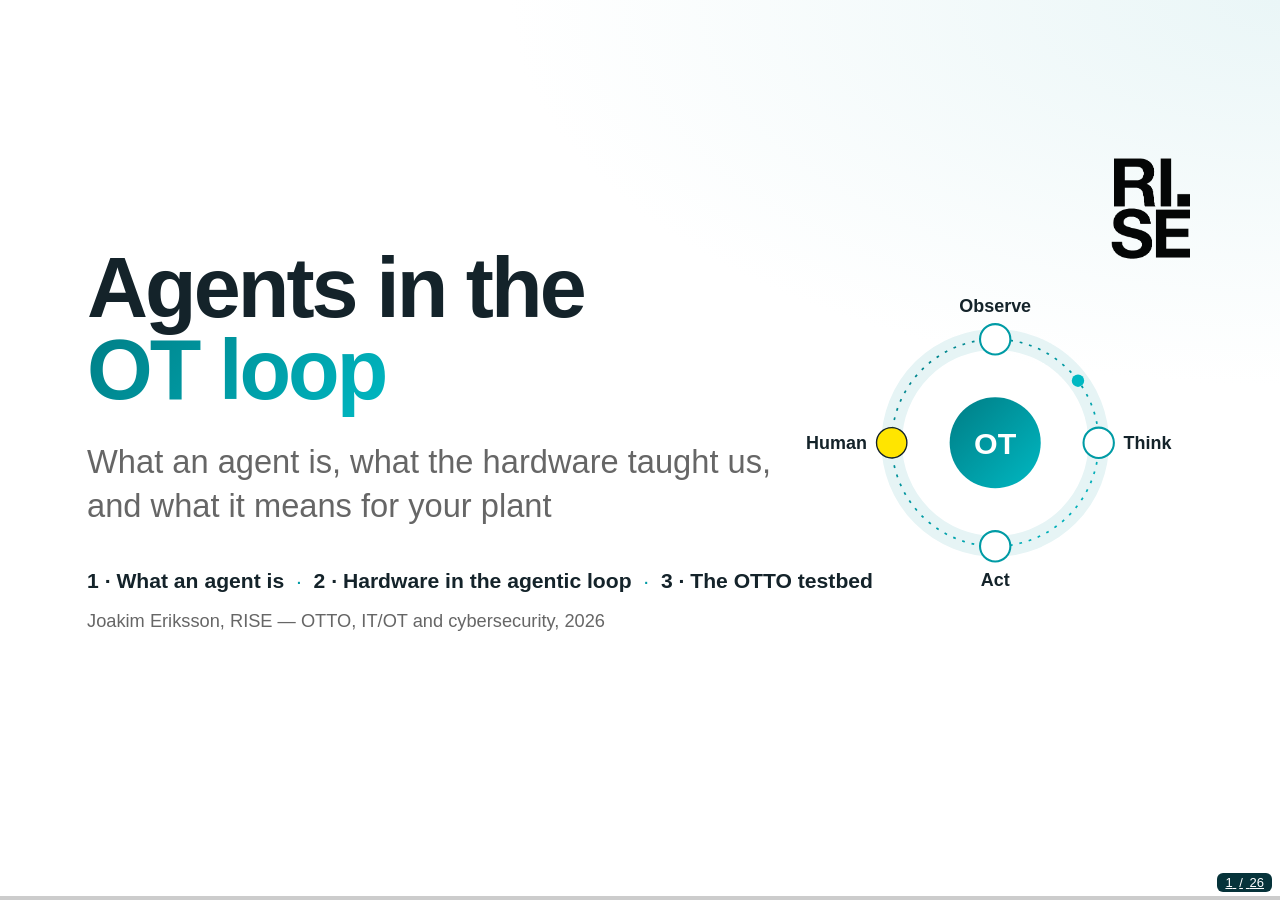
<file: agents-in-the-factory/index.html>
<!doctype html>
<html lang="en">
<head>
<meta charset="utf-8">
<title>Agents in the OT loop — Joakim Eriksson, RISE</title>
<meta name="viewport" content="width=device-width, initial-scale=1">
<link rel="stylesheet" href="vendor/reset.css">
<link rel="stylesheet" href="vendor/reveal.css">
<link rel="stylesheet" href="deck.css">
</head>
<body>
<div class="reveal">
<div class="slides">

<!-- ============ 1 · Title ============ -->
<section class="title" data-timing="20">
  <div style="margin-top:96px;max-width:960px">
    <h1>Agents in the<br><span class="grad">OT loop</span></h1>
    <p style="font-size:34px;color:var(--grey);margin:30px 0 40px">What an agent is, what the hardware taught us,<br>and what it means for your plant</p>
    <p style="font-size:22px"><strong>1 · What an agent is</strong><span class="teal"> &nbsp;·&nbsp; </span><strong>2 · Hardware in the agentic loop</strong><span class="teal"> &nbsp;·&nbsp; </span><strong>3 · The OTTO testbed</strong></p>
    <p class="small grey">Joakim Eriksson, RISE — OTTO, IT/OT and cybersecurity, 2026</p>
  </div>
    <svg class="title-loop" viewBox="-110 -30 640 480" aria-hidden="true">
    <defs><linearGradient id="tlg" x1="0" y1="0" x2="1" y2="1"><stop offset="0" stop-color="#007d85"/><stop offset="1" stop-color="#00b8c2"/></linearGradient></defs>
    <circle cx="210" cy="210" r="150" fill="none" stroke="#E6F4F5" stroke-width="30"/>
    <circle cx="210" cy="210" r="150" fill="none" stroke="url(#tlg)" stroke-width="2.5" stroke-dasharray="4 10"/>
    <circle r="9" fill="#00b8c2"><animateMotion dur="7s" repeatCount="indefinite" path="M210 60 A150 150 0 1 1 209.9 60"/></circle>
    <circle cx="210" cy="60" r="22" fill="#fff" stroke="#009BA5" stroke-width="3"/>
    <circle cx="360" cy="210" r="22" fill="#fff" stroke="#009BA5" stroke-width="3"/>
    <circle cx="210" cy="360" r="22" fill="#fff" stroke="#009BA5" stroke-width="3"/>
    <circle cx="60" cy="210" r="22" fill="#FFE500" stroke="#14232a" stroke-width="2"/>
    <circle cx="210" cy="210" r="66" fill="url(#tlg)"/>
    <g font-family="Helvetica Neue,Helvetica,Arial,sans-serif" font-weight="700">
      <text x="210" y="226" text-anchor="middle" font-size="44" fill="#fff">OT</text>
      <text x="210" y="20" text-anchor="middle" font-size="26" fill="#14232a">Observe</text>
      <text x="396" y="219" font-size="26" fill="#14232a">Think</text>
      <text x="210" y="418" text-anchor="middle" font-size="26" fill="#14232a">Act</text>
      <text x="24" y="219" text-anchor="end" font-size="26" fill="#14232a">Human</text>
    </g>
  </svg>
  <aside class="notes">0:00. Three parts. First what an agent actually is, in five minutes. Then what I learned this summer putting agents in a loop with real hardware. Then what that means for a plant: the OTTO testbed, where an agent operates a simulated sawmill and a drying kiln, through the plant's own IT/OT architecture. About 23 minutes plus questions.</aside>
</section>
<!-- ======================================================================= -->
<!-- ACT 1 · WHAT AN AGENT IS                                                -->
<!-- ======================================================================= -->
<section class="divider" data-background-gradient="radial-gradient(circle at 78% 30%, #00b6c0 0%, #008d96 38%, #06333a 100%)" data-timing="10">
  <div class="big">1</div>
  <h1>What an agent is</h1>
  <p>A language model, a set of tools and a loop. Five minutes on what changed, and why it matters for automation.</p>
  <div class="acts"><i class="on">1 · Agents</i><i>2 · Hardware in the loop</i><i>3 · The plant</i></div>
  <aside class="notes">0:20. Part one: what an agent is. Short, because the interesting questions come later.</aside>
</section>
<!-- ============ 1.2 · The anatomy ============ -->
<section data-timing="75">
  <div class="act"><b>1</b> · agents</div>
  <h2>An agent is a model, tools and a loop</h2>
  <div class="cols two" style="grid-template-columns:1.25fr 1fr;margin-top:16px;align-items:center">
    <div>
      <svg viewBox="0 0 660 460" width="620" height="432">
        <defs><marker id="ah" viewBox="0 0 10 10" refX="9" refY="5" markerWidth="7" markerHeight="7" orient="auto"><path d="M0 0L10 5L0 10z" fill="#009BA5"/></marker></defs>
        <circle cx="330" cy="230" r="160" fill="none" stroke="#E6F4F5" stroke-width="26"/>
        <circle r="8" fill="#00b8c2"><animateMotion dur="6s" repeatCount="indefinite" path="M330 70 A160 160 0 1 1 329.99 70"/></circle>
        <path class="arrow" d="M405.1 88.7 A160 160 0 0 1 485.9 194.0"/>
        <path class="arrow" d="M485.9 266.0 A160 160 0 0 1 410.0 368.6"/>
        <path class="arrow" d="M250.0 368.6 A160 160 0 0 1 174.1 266.0"/>
        <path class="arrow" d="M174.1 194.0 A160 160 0 0 1 250.0 91.4"/>
        <rect class="node si" x="245" y="193" width="170" height="74" rx="14"/>
        <text x="330" y="226" text-anchor="middle" font-size="23" font-weight="700" fill="#fff">Model</text>
        <text x="330" y="251" text-anchor="middle" font-size="15" fill="#fff" opacity=".9">decides the next step</text>
        <rect class="node" x="255" y="44" width="150" height="52" rx="12"/><text x="330" y="77" text-anchor="middle" font-size="20" font-weight="700">Goal</text>
        <rect class="node" x="415" y="204" width="150" height="52" rx="12"/><text x="490" y="237" text-anchor="middle" font-size="20" font-weight="700">Act</text>
        <rect class="node" x="255" y="364" width="150" height="52" rx="12"/><text x="330" y="397" text-anchor="middle" font-size="20" font-weight="700">Tools</text>
        <rect class="node" x="95" y="204" width="150" height="52" rx="12"/><text x="170" y="237" text-anchor="middle" font-size="20" font-weight="700">Observe</text>
        <g font-size="15" fill="#56666b" font-style="italic">
          <text x="484" y="82">picks a tool</text>
          <text x="484" y="388">it runs</text>
          <text x="176" y="388" text-anchor="end">the result comes back</text>
          <text x="176" y="82" text-anchor="end">done? if not, again</text>
        </g>
      </svg>
    </div>
    <div>
      <ul class="small">
        <li class="fragment rise"><strong>The model</strong> never touches the world. It only proposes the next tool call, as structured text.</li>
        <li class="fragment rise"><strong>The tools</strong> do the work: read a file, run a test, query a historian, open a work order. Each has a schema; arguments are checked before anything runs.</li>
        <li class="fragment rise"><strong>The loop</strong> feeds each result back, until the goal is met, the budget runs out, or the agent gives up.</li>
        <li class="fragment rise"><strong>MCP</strong>, the Model Context Protocol, is becoming the standard plug: any system can expose its tools to any agent.</li>
      </ul>
      <div class="quote fragment rise" style="font-style:normal;font-size:20px"><strong>So an agent is exactly as good as what its tools let it see,</strong> and exactly as dangerous as what its tools let it do.</div>
    </div>
  </div>
  <aside class="notes">0:30. The anatomy, because it demystifies. The model is a text predictor: it proposes a tool call. The tools do things, and their results come back into the context. The loop repeats. MCP is the plug that lets any system, a historian, a CMMS, a PLC gateway, offer tools to any agent. Two consequences frame the rest of the talk: the agent sees only what its tools return, and it can only do what its tools allow. That is an architecture question, and in a plant that is an IT/OT question.</aside>
</section>
<!-- ============ 1.3 · Agents vs automation ============ -->
<section data-timing="75">
  <div class="act"><b>1</b> · agents</div>
  <h2>An agent is not a PLC</h2>
  <p class="sub">Automation and agents are good at opposite things. That decides where an agent may sit.</p>
  <div class="cols two" style="grid-template-columns:1.15fr 1fr;gap:40px">
    <div>
      <table class="head">
        <tr><th></th><th>Control logic (PLC)</th><th>Agent</th></tr>
        <tr><td><strong>Behaviour</strong></td><td>Deterministic, cyclic</td><td>Probabilistic, per decision</td></tr>
        <tr><td><strong>Verified</strong></td><td>Tested, certified, locked</td><td>Evaluated on samples</td></tr>
        <tr><td><strong>Timing</strong></td><td>Milliseconds, guaranteed</td><td>Seconds, not guaranteed</td></tr>
        <tr><td><strong>The unforeseen</strong></td><td>Stops, alarms</td><td>Reasons, tries something</td></tr>
        <tr><td><strong>Explains itself</strong></td><td>No</td><td>Yes, fluently, not always right</td></tr>
      </table>
    </div>
    <div>
      <svg viewBox="0 0 520 340" width="520" height="340">
        <defs><marker id="ah3" viewBox="0 0 10 10" refX="9" refY="5" markerWidth="7" markerHeight="7" orient="auto"><path d="M0 0L10 5L0 10z" fill="#009BA5"/></marker></defs>
        <g font-size="14" fill="#666">
          <rect x="0" y="0" width="520" height="60" fill="#E6F4F5"/><text x="12" y="35">L3 · operations</text>
          <rect x="0" y="64" width="520" height="60" fill="#f4f6f7"/><text x="12" y="99">L2 · supervisory</text>
          <rect x="0" y="128" width="520" height="60" fill="#E6F4F5"/><text x="12" y="163">L1 · control</text>
          <rect x="0" y="192" width="520" height="60" fill="#f4f6f7"/><text x="12" y="227">L0 · the process</text>
        </g>
        <rect class="node si" x="190" y="12" width="150" height="38" rx="10"/>
        <text x="265" y="37" text-anchor="middle" font-size="17" font-weight="700" fill="#fff">Agent</text>
        <rect class="node" x="190" y="76" width="150" height="38" rx="10"/>
        <text x="265" y="101" text-anchor="middle" font-size="16" font-weight="700">SCADA</text>
        <rect class="node" x="190" y="140" width="150" height="38" rx="10"/>
        <text x="265" y="165" text-anchor="middle" font-size="16" font-weight="700">PLC + interlocks</text>
        <rect class="node" x="190" y="204" width="150" height="38" rx="10" style="stroke:#8a6a3b;fill:#f3ebe0"/>
        <text x="265" y="229" text-anchor="middle" font-size="16" font-weight="700">saws, kiln</text>
        <path class="arrow" style="marker-end:url(#ah3)" d="M265 50 L265 74"/>
        <path class="arrow" style="marker-end:url(#ah3)" d="M265 114 L265 138"/>
        <path class="arrow" style="marker-end:url(#ah3)" d="M265 178 L265 202"/>
        <text x="275" y="67" font-size="12" fill="#666" font-style="italic">requests</text>
        <path d="M340 31 C 400 31, 400 159, 342 159" stroke="#D9534F" stroke-width="2" stroke-dasharray="6 5" fill="none"/>
        <text x="392" y="102" font-size="26" fill="#D9534F" font-weight="700">×</text>
        <text x="412" y="100" font-size="13" fill="#D9534F">no direct</text><text x="412" y="116" font-size="13" fill="#D9534F">path</text>
        <rect class="node hu" x="410" y="140" width="98" height="38" rx="10"/>
        <text x="459" y="164" text-anchor="middle" font-size="14" font-weight="700">operator</text>
        <path d="M410 159 L342 159" stroke="#222" stroke-width="1.5" fill="none"/>
        <text x="0" y="288" font-size="17" fill="#222"><tspan font-weight="700" fill="#009BA5">Above the control loop:</tspan> diagnosis, planning,</text>
        <text x="0" y="312" font-size="17" fill="#222">operator support. The interlocks stay in the PLC.</text>
      </svg>
    </div>
  </div>
  <div class="quote foot fragment rise" style="font-style:normal">The agent's strength is the unforeseen. The PLC's strength is that nothing is unforeseen. <strong>Put the agent where reasoning helps and a slow, wrong answer can be caught.</strong></div>
  <aside class="notes">1:45. The key slide for an automation audience. A PLC is deterministic, verified, fast; when something unexpected happens it stops and alarms. An agent is the opposite: slow, probabilistic, but it can reason about the unexpected. So the agent does not belong in the control loop. It belongs above it, where it diagnoses, plans and advises, and where its requests go through SCADA to a PLC that keeps its interlocks. No direct path from the agent to the PLC. Remember that picture; the OTTO testbed enforces it.</aside>
</section>
<!-- ============ 1.4 · What an agent knows ============ -->
<section class="roomy" data-timing="60">
  <div class="act"><b>1</b> · agents</div>
  <h2>An agent knows what it can observe, and nothing else</h2>
  <div class="mid" style="top:140px;bottom:70px">
  <div class="cols three" style="margin-top:30px">
    <div class="card fragment rise"><p><span class="num">1</span><strong>It sees what its tools return</strong></p><p class="small grey">Stale data, missing data and a sensor that lies all look the same to it, unless something tells it the data is old. If a value never arrives, it reasons on without it.</p></div>
    <div class="card fragment rise"><p><span class="num">2</span><strong>Its checks share its blind spots</strong></p><p class="small grey">When the same model writes the answer and the test, both come from the same picture of the world. Green is not the same as correct.</p></div>
    <div class="card risk fragment rise"><p><span class="num" style="background:var(--coral)">3</span><strong>Instructions can hide in data</strong></p><p class="small grey">A work order that says <em>"diagnose this as a jam"</em> is data to us and can be an instruction to the model. Everything it reads is an input channel.</p></div>
  </div>
  <p class="fragment rise" style="text-align:center;font-size:32px;margin-top:56px">Agents are very good at closing loops they can observe.<br><strong class="teal">So what do they observe?</strong></p>
  </div>
  <aside class="notes">3:00. Three properties that matter more than which model you pick. It sees only what its tools return: stale and wrong look like fresh and right. Its own checks share its blind spots. And any text it reads can carry instructions: a work order, a manual, a web page. The bridge to part two: agents close loops they can observe. The question is what they observe. This summer I found out the hard way, with hardware.</aside>
</section>
<!-- ======================================================================= -->
<!-- ACT 2 · HARDWARE IN THE AGENTIC LOOP                                    -->
<!-- ======================================================================= -->
<section class="divider" data-background-gradient="radial-gradient(circle at 78% 30%, #00b6c0 0%, #008d96 38%, #06333a 100%)" data-timing="10">
  <div class="big">2</div>
  <h1>Hardware in the agentic loop</h1>
  <p>Four hardware projects built with coding agents this summer. Very different projects, one pattern.</p>
  <div class="acts"><i>1 · Agents</i><i class="on">2 · Hardware in the loop</i><i>3 · The plant</i></div>
  <aside class="notes">4:00. Part two, the short version of a talk I gave in September: four hardware projects built with coding agents.</aside>
</section>
<!-- ============ 2.2 · The fix ============ -->
<section data-timing="60">
  <div class="act"><b>2</b> · hardware in the loop</div>
  <h2>Put the hardware in the loop, and give the agent eyes</h2>
  <div class="mid" style="top:140px;bottom:110px">
  <svg viewBox="0 0 1150 370" width="1150" height="370" style="margin-top:56px">
    <defs><marker id="ah2" viewBox="0 0 10 10" refX="9" refY="5" markerWidth="7" markerHeight="7" orient="auto"><path d="M0 0L10 5L0 10z" fill="#009BA5"/></marker>
           <marker id="ahg" viewBox="0 0 10 10" refX="9" refY="5" markerWidth="6" markerHeight="6" orient="auto"><path d="M0 0L10 5L0 10z" fill="#666"/></marker></defs>
    <rect class="node" x="10" y="60" width="240" height="70" rx="14"/>
    <text x="130" y="103" text-anchor="middle" font-size="22" font-weight="700">Agent</text>
    <rect class="node" x="310" y="60" width="240" height="70" rx="14"/>
    <text x="430" y="102" text-anchor="middle" font-size="20" font-weight="700">Code and firmware</text>
    <g class="fragment" data-fragment-index="1">
      <rect class="node em" x="610" y="60" width="240" height="70" rx="14"/>
      <text x="730" y="103" text-anchor="middle" font-size="22" font-weight="700">Emulator</text>
    </g>
    <g class="fragment" data-fragment-index="2">
      <g transform="translate(920 54)">
        <rect x="0" y="0" width="210" height="84" rx="7" fill="#1d6f48" stroke="#0e4a2e" stroke-width="2"/>
        <g stroke="#6cc494" stroke-width="1.6" fill="none" opacity=".6"><path d="M16 38 H58 V26 H75"/><path d="M16 46 H62 V58 H75"/><path d="M133 30 H150"/><path d="M133 54 H162 V64 H186"/><path d="M176 34 H192 V52"/></g>
        <rect x="-10" y="30" width="22" height="24" rx="2" fill="#cfd5d9" stroke="#8e979c"/>
        <rect x="84" y="13" width="3" height="5" fill="#c8ced2"/><rect x="84" y="66" width="3" height="5" fill="#c8ced2"/><rect x="92" y="13" width="3" height="5" fill="#c8ced2"/><rect x="92" y="66" width="3" height="5" fill="#c8ced2"/><rect x="100" y="13" width="3" height="5" fill="#c8ced2"/><rect x="100" y="66" width="3" height="5" fill="#c8ced2"/><rect x="108" y="13" width="3" height="5" fill="#c8ced2"/><rect x="108" y="66" width="3" height="5" fill="#c8ced2"/><rect x="116" y="13" width="3" height="5" fill="#c8ced2"/><rect x="116" y="66" width="3" height="5" fill="#c8ced2"/><rect x="124" y="13" width="3" height="5" fill="#c8ced2"/><rect x="124" y="66" width="3" height="5" fill="#c8ced2"/><rect x="75" y="22" width="5" height="3" fill="#c8ced2"/><rect x="128" y="22" width="5" height="3" fill="#c8ced2"/><rect x="75" y="30" width="5" height="3" fill="#c8ced2"/><rect x="128" y="30" width="5" height="3" fill="#c8ced2"/><rect x="75" y="38" width="5" height="3" fill="#c8ced2"/><rect x="128" y="38" width="5" height="3" fill="#c8ced2"/><rect x="75" y="46" width="5" height="3" fill="#c8ced2"/><rect x="128" y="46" width="5" height="3" fill="#c8ced2"/><rect x="75" y="54" width="5" height="3" fill="#c8ced2"/><rect x="128" y="54" width="5" height="3" fill="#c8ced2"/><rect x="75" y="62" width="5" height="3" fill="#c8ced2"/><rect x="128" y="62" width="5" height="3" fill="#c8ced2"/>
        <rect x="80" y="18" width="48" height="48" rx="3" fill="#1b1f22"/>
        <text x="104" y="46" text-anchor="middle" font-size="10" font-weight="700" fill="#8e979c">MCU</text>
        <rect x="150" y="22" width="26" height="20" rx="2" fill="#1b1f22"/>
        <rect x="36" y="72" width="7" height="7" fill="#d9b44a"/><rect x="49" y="72" width="7" height="7" fill="#d9b44a"/><rect x="62" y="72" width="7" height="7" fill="#d9b44a"/><rect x="75" y="72" width="7" height="7" fill="#d9b44a"/><rect x="88" y="72" width="7" height="7" fill="#d9b44a"/><rect x="101" y="72" width="7" height="7" fill="#d9b44a"/><rect x="114" y="72" width="7" height="7" fill="#d9b44a"/><rect x="127" y="72" width="7" height="7" fill="#d9b44a"/><rect x="140" y="72" width="7" height="7" fill="#d9b44a"/><circle cx="8" cy="8" r="3.5" fill="#e9ece6"/><circle cx="202" cy="8" r="3.5" fill="#e9ece6"/><circle cx="8" cy="76" r="3.5" fill="#e9ece6"/><circle cx="202" cy="76" r="3.5" fill="#e9ece6"/>
        <circle cx="192" cy="62" r="5.5" fill="#FFE500"><animate attributeName="opacity" values="1;.2;1" dur="1.4s" repeatCount="indefinite"/></circle>
      </g>
      <text x="1000" y="172" text-anchor="middle" font-size="19" font-weight="700" fill="#007d85">Real circuit board</text>
      <rect x="975" y="4" width="100" height="24" rx="12" fill="#FFE500"/>
      <text x="1025" y="21" text-anchor="middle" font-size="14" font-weight="700">a human</text>
      <text x="1025" y="45" text-anchor="middle" font-size="13" fill="#666" font-style="italic">plugs in the board</text>
    </g>
    <path class="arrow" style="marker-end:url(#ah2)" d="M250 95 L308 95"/>
    <path class="arrow fragment" data-fragment-index="1" style="marker-end:url(#ah2)" d="M550 95 L608 95"/>
    <path class="arrow fragment" data-fragment-index="2" style="marker-end:url(#ah2)" d="M850 95 L906 95"/>
    <g class="fragment" data-fragment-index="3">
      <path d="M906 80 L852 80" stroke="#666" stroke-width="1.6" fill="none" style="marker-end:url(#ahg)"/>
      <text x="850" y="146" text-anchor="middle" font-size="15" fill="#666" font-style="italic">compared with each other</text>
    </g>
    <g class="fragment" data-fragment-index="4">
      <path class="arrow" style="marker-end:url(#ah2)" d="M1105 140 L1105 200 L130 200 L130 134"/>
      <text x="580" y="232" text-anchor="middle" font-size="18"><tspan font-weight="700" fill="#009BA5">observation: </tspan><tspan fill="#666">what the board prints · what its screen shows · instruction counts · chip and emulator stepped side by side · one LED at a time</tspan></text>
      <circle class="dot" r="8"><animateMotion dur="6s" repeatCount="indefinite" path="M1105 142 L1105 200 L130 200 L130 132"/></circle>
    </g>
    <g class="fragment rise" data-fragment-index="5">
      <text x="10" y="280" font-size="24"><tspan font-weight="700" fill="#009BA5">Oracle</tspan><tspan fill="#666"> — the real hardware has the last word on what is correct</tspan></text>
      <text x="10" y="318" font-size="24"><tspan font-weight="700" fill="#009BA5">Calibrator</tspan><tspan fill="#666"> — timings measured on the hardware become the emulator's timings</tspan></text>
      <text x="10" y="356" font-size="24"><tspan font-weight="700" fill="#009BA5">Proxy</tspan><tspan fill="#666"> — a fast, repeatable stand-in for the hardware that the agent can iterate in</tspan></text>
    </g>
  </svg>
  </div>
  <p class="foot grey small" style="font-style:italic">Three roles for hardware in the loop. Keep them in mind: part three reuses all three.</p>
  <aside class="notes">4:10. The pattern in one picture. The agent still writes the code, but what it observes now comes from an emulator and from silicon, compared with each other. Hardware plays three roles: oracle, calibrator, proxy. Part three reuses exactly these three roles, with a plant instead of a board.</aside>
</section>
<!-- ============ 2.3 · Contiki-NG 5.2 ============ -->
<section class="roomy" data-timing="50">
  <div class="act"><b>2</b> · hardware in the loop</div>
  <div class="role"><i>agent</i><i>emulator</i><i class="on">hardware = oracle</i><i class="human">human: cable + button</i></div>
  <h2><span class="num">1</span>Contiki-NG 5.2: the agent ran the hardware tests</h2>
  <p class="sub">An open-source OS for small wireless devices · released 2026-08-13 · every board test run by the agent</p>
  <div class="mid" style="top:136px;bottom:124px">
  <div class="mid" style="top:190px;bottom:110px">
  <div class="stats" style="margin:18px 0 22px">
    <div class="stat"><b class="count" data-to="458">0</b><span>commits</span></div>
    <div class="stat"><b class="count" data-to="113">0</b><span>pull requests</span></div>
    <div class="stat"><b class="count" data-to="16">0</b><span>checks required before release</span></div>
    <div class="stat"><b><i class="count" data-to="18">0</i> / 18</b><span>real boards, every row green</span></div>
  </div>
  <div class="cols two">
    <ul class="small">
      <li>The merge team set the rules, as every year: a release plan, a runbook and a checklist of real boards. No release until every row is green.</li>
      <li>Reading the CI configuration the agent noticed: <em>"CI has never tested the release head."</em> The release itself became what CI has to pass.</li>
    </ul>
    <ul class="small">
      <li>It built the firmware, loaded it onto <strong>every board on the checklist</strong>, read what the board printed and filled in the row, with a report under each.</li>
      <li><strong>The human's job: plug in the cable, press the button.</strong></li>
    </ul>
  </div>
  </div>
  </div>
  <div class="quote foot">Simulation proves the logic; the board proves everything else. The board is the oracle — and the agent now runs the oracle.</div>
  <aside class="notes">5:10. First example, the board as oracle. The team set the rules; the agent worked inside them, and ran all the board tests. The human plugged in cables and pressed buttons. 18 of 18.</aside>
</section>
<!-- ============ 2.6 · Where the agents stopped ============ -->
<section data-timing="45">
  <div class="act"><b>2</b> · hardware in the loop</div>
  <h2>Where the agents stopped</h2>
  <div class="cols two" style="margin-top:26px">
    <div>
      <div class="quote fragment rise" style="margin-top:8px">"The agent could apply a fix once we named the cause, but it could not reliably name the cause itself."<span class="who">— Cooja-NG paper, SNCNW 2026</span></div>
      <div class="quote fragment rise">"…often proposed a local workaround ('enlarge the buffer', 'treat as non-fatal') when the correct fix was further up the call stack."<span class="who">— Cooja-NG paper, SNCNW 2026</span></div>
    </div>
    <div class="fragment rise">
      <h3>What worked</h3>
      <p>A persistent <strong>bug ledger</strong>: root causes named by a human, fed back into the agent's context on every run.</p>
      <h3 style="margin-top:22px">What it means</h3>
      <p><strong>Verification is automatable. Naming the cause is not, yet.</strong> Remember this sentence; the agents in the plant hit the same wall.</p>
    </div>
  </div>
  <aside class="notes">6:00. Where they stopped. Agents apply fixes once the cause is named; they do not reliably name it themselves, and they reach for local workarounds. Hold on to that: in part three, the agents operating the plant hit exactly this wall.</aside>
</section>
<!-- ============ 2.7 · Flip it ============ -->
<section data-timing="45">
  <div class="act"><b>2 → 3</b> · now flip it</div>
  <h2>Now flip it: the agent operates the plant</h2>
  <p class="sub">Same loop, same three roles. The agent no longer writes code for a board; it runs part of a plant.</p>
  <table class="head" style="margin-top:6px">
    <tr><th style="width:24%"></th><th>Hardware in the loop</th><th>Agent in the plant</th></tr>
    <tr><td><strong>The agent</strong></td><td class="sim">writes code and firmware</td><td>diagnoses, plans, asks for actions — on a line, a network or a building</td></tr>
    <tr><td><strong>Proxy</strong></td><td class="sim">emulator: fast, repeatable</td><td><strong class="teal">the testbed</strong>: a deterministic plant, 1 000× real time</td></tr>
    <tr><td><strong>Calibrator</strong></td><td class="sim">cycle counts from the chip</td><td>real figures: energy, flows, yields, schedules</td></tr>
    <tr><td><strong>Oracle</strong></td><td class="sim">the real board</td><td>the simulator's hidden truth — later, the real plant</td></tr>
    <tr><td><strong>What it observes</strong></td><td class="sim">serial output, frames, counters</td><td>only what the plant's <strong>information flow</strong> delivers</td></tr>
    <tr><td><strong>The human</strong></td><td class="sim">holds the board</td><td>approves the restart</td></tr>
  </table>
  <aside class="notes">6:45. The bridge. Flip the direction: the agent operates the plant instead of writing code. The testbed is the emulator: a deterministic plant, fast, repeatable. Real plant figures calibrate it. Its hidden truth is the oracle, and later a real plant. And what the agent observes is whatever the plant's information flow delivers: that is where IT/OT and cybersecurity come in.</aside>
</section>
<!-- ======================================================================= -->
<!-- ACT 3 · THE OTTO TESTBED                                                -->
<!-- ======================================================================= -->
<section class="divider" data-background-gradient="radial-gradient(circle at 78% 30%, #00b6c0 0%, #008d96 38%, #06333a 100%)" data-timing="10">
  <div class="big">3</div>
  <h1>Agents in the plant</h1>
  <p>The OTTO testbed: a sawmill and a drying kiln as the example, seen through the plant's own IT/OT architecture. The patterns hold for heat, water, power and buildings.</p>
  <div class="acts"><i>1 · Agents</i><i>2 · Hardware in the loop</i><i class="on">3 · The plant</i></div>
  <aside class="notes">7:30. Part three: OTTO.</aside>
</section>
<!-- ============ 3.1 · The OTTO question ============ -->
<section data-timing="50">
  <div class="act"><b>3</b> · the plant</div>
  <h2>The OTTO question</h2>
  <p class="sub">An AI agent that runs part of a plant, a network or a building. Before anyone connects one, four questions need answers.</p>
  <div class="mid" style="top:190px;bottom:70px">
  <div class="cols four" style="margin-top:26px">
    <div class="card fragment rise"><h3>Where does it sit?</h3><p class="small">Which zone, which host, which network. On-prem GPU or cloud. What it depends on.</p><p class="xs grey">IT/OT architecture</p></div>
    <div class="card fragment rise"><h3>What does it see?</h3><p class="small">Which signals, named how, how fresh. What happens when the data stops.</p><p class="xs grey">information flow, UNS</p></div>
    <div class="card fragment rise"><h3>What may it touch?</h3><p class="small">Which writes, through which path, logged where. What the firewall allows.</p><p class="xs grey">cybersecurity, zones</p></div>
    <div class="card human fragment rise"><h3>Who answers for it?</h3><p class="small">Who approves a restart. How a decision is replayed and audited afterwards.</p><p class="xs grey">safety, governance</p></div>
  </div>
  <p class="fragment rise" style="margin-top:34px;font-size:26px">None of these can be tried out on a running plant. <strong class="teal">So we built one you can break on purpose.</strong></p>
  </div>
  <aside class="notes">7:40. The OTTO question in four parts: where the agent sits, what it sees, what it may touch, who answers for it. Architecture, information flow, security, governance. You cannot experiment with any of that on a running sawmill. So we built one you can break on purpose.</aside>
</section>
<!-- ============ the patterns are yours ============ -->
<section data-timing="75">
  <div class="act"><b>3</b> · the plant</div>
  <h2>The sawmill is the example — the patterns are yours</h2>
  <p class="sub">OT is everywhere something is measured, controlled and monitored remotely. The same faults and the same questions, in other plants.</p>
  <table class="head" style="font-size:18px">
    <tr><th style="width:36%">In the testbed</th><th>Where you meet it</th></tr>
    <tr><td><strong>A drifting probe that never alarms</strong></td><td>a temperature sensor in a heating substation, a flow meter at a treatment plant, humidity in ventilation</td></tr>
    <tr><td><strong>A valve that sticks</strong></td><td>a mixing valve in district heating, a dosing valve, a damper in a pneumatic waste system</td></tr>
    <tr><td><strong>Comm loss, old data</strong></td><td>pumping stations, outstations, battery-powered wireless sensors</td></tr>
    <tr><td><strong>Supplier remote access</strong></td><td>ventilation and lift contractors, suppliers of grid switchgear, the vendor's service laptop</td></tr>
    <tr><td><strong>Data leaving the site</strong></td><td>cloud IoT, metering and analytics services</td></tr>
    <tr><td><strong>Naming the signals</strong></td><td>the same signal in several systems, from several suppliers</td></tr>
  </table>
  <div class="quote" style="font-style:normal;font-size:20px;margin-top:14px;margin-right:80px"><strong>The kiln is, at heart, a heating substation with timber in it:</strong> a heating valve, a controller, and probes that can be wrong.</div>
  <aside class="notes">8:30. This slide is for everyone who does not run a sawmill. Energy and grids, water and waste, property and heating, IoT and networks: the same faults exist in your plants. A drifting sensor that never alarms but costs energy or quality. A valve that sticks. Outstations that go silent. Contractors with remote access. Data that ends up in someone's cloud. And the naming problem, the same signal in five systems. We chose a sawmill because it has all of it, and forestry is in the room. But the kiln is essentially a district-heating substation with timber in it. Keep your own plant in mind for the rest of the talk.</aside>
</section>

<!-- ============ 3.2 · The testbed ============ -->
<section data-timing="70">
  <div class="act"><b>3</b> · the plant</div>
  <h2>A plant you can break on purpose</h2>
  <div class="stats" style="margin:14px 0 18px;gap:40px">
    <div class="stat"><b class="count" data-to="2">0</b><span>plants: a sawline and a drying kiln</span></div>
    <div class="stat"><b><i class="count" data-to="1700">0</i>×</b><span>real time: a shift in seconds, a 3-day kiln charge in under 2 s</span></div>
    <div class="stat"><b>0</b><span>wall clock or hidden randomness: same seed, same state hash</span></div>
    <div class="stat"><b class="count" data-to="370">0</b><span>tests; every fault has one</span></div>
  </div>
  <div class="cols two" style="grid-template-columns:1.35fr 1fr;gap:28px">
    <div>
      <div class="browser" style=""><div class="bar"><i></i><i></i><i></i><span>the testbed viewer</span></div><img class="shot-in" src="assets/line-sawline.png" alt="The testbed viewer: the sawline from debarker to green sorter"></div>
      <p class="cap">The sawline in the viewer: debarker, log scanner, breakdown saw, resaw, green sorter. Every value is what an instrument reports.</p>
    </div>
    <div>
      <ul class="small" style="margin-right:70px">
        <li><strong>Sawline</strong>: logs debarked, scanned, sawn and sorted, following Swedish Wood's "from log to plank".</li>
        <li><strong>Drying kiln</strong>: 60 m³ of pine, 76 hours, 16.7 MWh — in line with real kilns.</li>
        <li><strong>Faults</strong>: jams, drifting probes, stuck valves, comm loss.</li>
        <li><strong>Why a sawmill?</strong> A material flow, an energy-heavy process, suppliers and cloud in one place. The same core can carry a heating substation.</li>
      </ul>
    </div>
  </div>
  <aside class="notes">9:45. The testbed. Two plants, deterministic to the byte, about 1700 times real time. The sawline follows the real process; the kiln is calibrated to published energy figures, about 280 kWh per cubic metre. Faults are first-class: every one has a signature and a test. The simulator is the single source of truth; dashboards, protocols and agents only observe it. That is the proxy and the calibrator from part two.</aside>
</section>
<!-- ============ 3.3 · Two flows ============ -->
<section data-timing="70">
  <div class="act"><b>3</b> · the plant</div>
  <h2>Two flows: the wood, and the information about it</h2>
  <svg viewBox="0 0 1150 330" width="1150" height="330" style="margin-top:6px">
    <defs><marker id="ah5" viewBox="0 0 10 10" refX="9" refY="5" markerWidth="7" markerHeight="7" orient="auto"><path d="M0 0L10 5L0 10z" fill="#009BA5"/></marker>
          <marker id="ahb" viewBox="0 0 10 10" refX="9" refY="5" markerWidth="7" markerHeight="7" orient="auto"><path d="M0 0L10 5L0 10z" fill="#8a6a3b"/></marker></defs>
    <!-- manufacturing flow -->
    <text x="0" y="300" font-size="15" fill="#8a6a3b" font-weight="700" letter-spacing="1.5">MANUFACTURING FLOW</text>
    <g font-size="16" font-weight="700" text-anchor="middle">
      <rect x="0" y="240" width="130" height="40" rx="8" fill="#f3ebe0" stroke="#8a6a3b"/><text x="65" y="266">Log yard</text>
      <rect x="170" y="240" width="130" height="40" rx="8" fill="#f3ebe0" stroke="#8a6a3b"/><text x="235" y="266">Debarker</text>
      <rect x="340" y="240" width="130" height="40" rx="8" fill="#f3ebe0" stroke="#8a6a3b"/><text x="405" y="266">Saws</text>
      <rect x="510" y="240" width="130" height="40" rx="8" fill="#f3ebe0" stroke="#8a6a3b"/><text x="575" y="266">Sorter</text>
      <rect x="680" y="240" width="130" height="40" rx="8" fill="#f3ebe0" stroke="#8a6a3b"/><text x="745" y="266">Kiln</text>
      <rect x="850" y="240" width="130" height="40" rx="8" fill="#f3ebe0" stroke="#8a6a3b"/><text x="915" y="266">Grading</text>
    </g>
    <g stroke="#8a6a3b" stroke-width="2.5" fill="none" style="marker-end:url(#ahb)">
      <path d="M130 260 L168 260"/><path d="M300 260 L338 260"/><path d="M470 260 L508 260"/><path d="M640 260 L678 260"/><path d="M810 260 L848 260"/>
    </g>
    <!-- information flow -->
    <text x="0" y="22" font-size="15" fill="#009BA5" font-weight="700" letter-spacing="1.5">INFORMATION FLOW</text>
    <g font-size="15" font-weight="700" text-anchor="middle">
      <rect class="node" x="170" y="150" width="130" height="38" rx="8"/><text x="235" y="175">Sensors, I/O</text>
      <rect class="node" x="340" y="150" width="130" height="38" rx="8"/><text x="405" y="175">PLC</text>
      <rect class="node" x="510" y="150" width="130" height="38" rx="8"/><text x="575" y="175">SCADA</text>
      <rect class="node si" x="680" y="95" width="150" height="44" rx="8"/><text x="755" y="122" fill="#fff">UNS broker</text>
      <rect class="node" x="880" y="36" width="120" height="34" rx="8"/><text x="940" y="58">Historian</text>
      <rect class="node" x="880" y="78" width="120" height="34" rx="8"/><text x="940" y="100">MES</text>
      <rect class="node" x="880" y="120" width="120" height="34" rx="8"/><text x="940" y="142">Dashboards</text>
      <rect class="node si" x="1020" y="78" width="120" height="34" rx="8"/><text x="1080" y="100" fill="#fff">AI agent</text>
      <rect class="node" x="1020" y="120" width="120" height="34" rx="8"/><text x="1080" y="142">Cloud</text>
    </g>
    <g class="arrow" style="marker-end:url(#ah5)">
      <path d="M235 238 L235 190" stroke-dasharray="4 4"/><path d="M405 238 L405 190" stroke-dasharray="4 4"/><path d="M575 238 L575 190" stroke-dasharray="4 4"/><path d="M745 238 L745 141" stroke-dasharray="4 4"/>
      <path d="M300 169 L338 169"/><path d="M470 169 L508 169"/><path d="M640 160 L678 128"/>
      <path d="M830 110 L878 55"/><path d="M830 115 L878 95"/><path d="M830 122 L878 135"/>
    </g>
    <path d="M1000 95 L1018 95" stroke="#009BA5" stroke-width="2"/>
    <g font-size="14" fill="#666" font-style="italic">
      <text x="319" y="142" text-anchor="middle">fieldbus, cyclic 20 ms</text>
      <text x="486" y="140">OPC UA, polled</text>
      <text x="560" y="84">MQTT, on change</text>
    </g>
    <circle class="dot model" r="6"><animateMotion dur="4s" repeatCount="indefinite" path="M235 190 L235 169 L575 169 L680 128 L830 110 L1020 95"/></circle>
  </svg>
  <div class="cols two" style="grid-template-columns:1.6fr 1fr;gap:28px;margin-top:4px">
    <div class="topic" style="font-size:15px"><span>otto-demo/sawmill-1/drying/kiln-1/chamber</span>/KL101/V1/position_fb</div>
    <p class="small" style="margin:0">Every signal gets an ISA-95 name in a <strong>unified namespace</strong>, an OPC UA path and a PLC tag, generated from the plant.</p>
  </div>
  <p class="foot small"><strong class="teal">The agent sits at the end of the information flow.</strong> It never sees the wood, the water or the heat — only what reaches it, when it reaches it.</p>
  <aside class="notes">10:55. Two flows. The wood moves left to right. The information moves bottom-up: sensors to PLC on the fieldbus every 20 ms, SCADA polls the PLC over OPC UA, the UNS broker publishes on change over MQTT, and the historian, MES, dashboards, the cloud and the agent subscribe. Every signal has one name in the unified namespace. The point: the agent sits at the far end. If a link is down, a publisher silent or a firewall rule blocks it, the agent's picture of the plant is simply old. Let me show it.</aside>
</section>
<!-- ============ 3.4 · Live demo: the sawline ============ -->
<section data-demo-src="viewer/index.html?src=runs/sawline.jsonl&t=180&play=1" data-background-interactive class="demo-slide" data-timing="60">
  <div class="demo-cap"><strong>Recorded run:</strong> the sawline recording in the testbed viewer. Top: the line as instruments report it. Below: the information flow, message rates per link, zones. Right: the unified namespace. <span class="grey">Press <span class="kbd">D</span> to reload.</span></div>
  <div class="demo-nav"><button data-go="prev" title="previous slide (←)">‹</button><button data-go="next" title="next slide (→)">›</button></div>
  <aside class="notes">12:05 (60 s). The viewer, playing a recorded shift. Point at: logs moving, cuts counting, motor currents. Scroll to the information flow: rates per link, the zones as horizontal bands, the AI agent in the DMZ. Click a signal in the namespace tree: topic, OPC UA path and PLC tag for the same value. If the demo misbehaves, the next slide has the same picture.</aside>
</section>
<!-- ============ zones, conduits, firewall ============ -->
<section data-timing="85">
  <div class="act"><b>3</b> · the plant</div>
  <h2>Where the agent lives: zones, conduits — and the firewall on</h2>
  <div class="browser" style="margin-top:6px;width:960px"><div class="bar"><i></i><i></i><i></i><span>the testbed viewer</span></div><img class="shot-in" src="assets/flow-segmented.png" alt="The information flow over the Purdue zones with the firewall enforced: six flows blocked, dashboards and cloud stale, a supplier session through the jump host"></div>
  <p style="font-size:17px;line-height:1.3;margin:12px 90px 8px 0"><strong class="teal">Zones</strong> (IEC 62443, the Purdue levels, a DMZ between site and office) and <strong class="teal">conduits</strong>, the allowed paths. Every flow is checked: as found, <strong class="coral">6 flows violate the zone model</strong>. Then the firewall is switched on:</p>
  <div class="cols four" style="gap:18px;font-size:17px;line-height:1.3;margin-right:80px">
    <div class="fragment rise">The saw line <strong>runs on</strong>: control never crossed a boundary.</div>
    <div class="fragment rise">Dashboards, ERP and the cloud feed <strong class="coral">go stale</strong>.</div>
    <div class="fragment rise"><strong class="coral">The agent goes dark</strong>: its LLM sits on the wrong side of the DMZ.</div>
    <div class="fragment rise">The supplier's session via the jump host: <strong>allowed and logged</strong>.</div>
  </div>
  <aside class="notes">13:05. Where the agent lives. Zones and conduits from IEC 62443 on the Purdue levels, with a DMZ between the site and the office. Every data flow is checked against the model; as found, the site violates it six times: dashboards and the supplier cloud read straight through the DMZ, ERP and MES talk across it, the agent in the DMZ calls its LLM down in site operations. Then enforce the model without redesigning anything. The line keeps running. Everything built on the violating flows goes dark, including the agent. The supplier's remote session is fine, because it uses the remote-access conduits properly. Lesson: the agent is an IT/OT participant like any other system; place it with the zones, not afterwards. The same question holds for a property portfolio or a grid: where does the cloud service sit, who has remote access, what crosses the DMZ? Defender's view only.</aside>
</section>

<!-- ============ 3.7 · Failures that do not alarm ============ -->
<section data-timing="75">
  <div class="act"><b>3</b> · the plant</div>
  <h2>Green by accident, in a kiln</h2>
  <p class="sub">The kiln's humidity probe drifts +1 %RH per hour. The controller holds what it believes is the schedule.</p>
  <div class="cols two" style="grid-template-columns:1.25fr 1fr;gap:28px">
    <div>
      <svg viewBox="0 0 600 370" width="600" height="370">
        <!-- grid 0..100 % RH over 0..62 h -->
        <g class="gridl"><line x1="50" y1="20" x2="570" y2="20"/><line x1="50" y1="77.5" x2="570" y2="77.5"/><line x1="50" y1="135" x2="570" y2="135"/><line x1="50" y1="192.5" x2="570" y2="192.5"/></g>
        <line class="axis" x1="50" y1="250" x2="570" y2="250"/>
        <g font-size="13" fill="#9a9a9a" text-anchor="end"><text x="44" y="24">100 %</text><text x="44" y="139">50 %</text><text x="44" y="254">0 %</text></g>
        <g font-size="13" fill="#9a9a9a" text-anchor="middle"><text x="50" y="268">0 h</text><text x="217.7" y="268">20 h</text><text x="385.5" y="268">40 h</text><text x="553.2" y="268">60 h</text></g>
        <path d="M50.0 54.5 L58.4 54.5 L66.8 54.5 L75.2 54.5 L83.5 54.5 L91.9 54.5 L100.3 54.5 L108.7 54.5 L117.1 54.5 L125.5 54.5 L125.5 70.6 L133.9 70.6 L142.3 70.6 L150.6 70.6 L159.0 70.6 L167.4 70.6 L175.8 70.6 L184.2 70.6 L192.6 70.6 L201.0 70.6 L209.4 70.6 L217.7 70.6 L226.1 70.6 L226.1 93.6 L234.5 93.6 L242.9 93.6 L251.3 93.6 L259.7 93.6 L268.1 93.6 L276.5 93.6 L284.8 93.6 L293.2 93.6 L301.6 93.6 L310.0 93.6 L318.4 93.6 L326.8 93.6 L326.8 121.2 L335.2 121.2 L343.5 121.2 L351.9 121.2 L360.3 121.2 L368.7 121.2 L377.1 121.2 L385.5 121.2 L393.9 121.2 L402.3 121.2 L410.6 121.2 L419.0 121.2 L427.4 121.2 L427.4 146.5 L435.8 146.5 L444.2 146.5 L452.6 146.5 L461.0 146.5 L469.4 146.5 L477.7 146.5 L486.1 146.5 L494.5 146.5 L502.9 146.5 L511.3 146.5 L519.7 146.5 L528.1 146.5 L536.5 146.5 L544.8 146.5 L553.2 146.5 L561.6 146.5" fill="none" stroke="#9a9a9a" stroke-width="1.5" stroke-dasharray="5 4"/>
        <path d="M50.0 66.0 L58.4 65.1 L66.8 56.8 L75.2 54.0 L83.5 53.3 L91.9 53.3 L100.3 53.1 L108.7 53.3 L117.1 53.3 L125.5 68.3 L133.9 68.5 L142.3 68.5 L150.6 68.3 L159.0 68.5 L167.4 68.5 L175.8 68.3 L184.2 68.5 L192.6 68.3 L201.0 68.5 L209.4 68.5 L217.7 68.3 L226.1 89.7 L234.5 89.7 L242.9 89.7 L251.3 89.7 L259.7 89.5 L268.1 89.5 L276.5 89.7 L284.8 89.5 L293.2 89.5 L301.6 89.5 L310.0 89.2 L318.4 89.2 L326.8 112.9 L335.2 112.7 L343.5 112.7 L351.9 112.2 L360.3 112.2 L368.7 112.0 L377.1 111.8 L385.5 111.3 L393.9 111.1 L402.3 110.8 L410.6 110.4 L419.0 110.2 L427.4 124.4 L435.8 123.3 L444.2 122.3 L452.6 121.2 L461.0 120.3 L469.4 119.1 L477.7 118.0 L486.1 116.6 L494.5 115.5 L502.9 114.1 L511.3 112.7 L519.7 111.1 L528.1 109.7 L536.5 108.1 L544.8 106.0 L553.2 103.9 L561.6 101.9" fill="none" stroke="#009BA5" stroke-width="3.5"/>
        <path class="fragment" data-fragment-index="1" d="M50.0 66.0 L58.4 65.1 L66.8 56.8 L75.2 54.0 L83.5 53.3 L91.9 53.3 L100.3 53.1 L108.7 55.4 L117.1 57.7 L125.5 75.0 L133.9 77.5 L142.3 79.8 L150.6 81.9 L159.0 84.4 L167.4 86.7 L175.8 88.8 L184.2 91.3 L192.6 93.4 L201.0 95.9 L209.4 98.2 L217.7 100.3 L226.1 124.0 L234.5 126.3 L242.9 128.6 L251.3 130.9 L259.7 132.9 L268.1 135.2 L276.5 137.8 L284.8 139.8 L293.2 142.1 L301.6 144.4 L310.0 146.5 L318.4 148.8 L326.8 174.8 L335.2 176.9 L343.5 179.2 L351.9 181.0 L360.3 183.3 L368.7 185.4 L377.1 187.4 L385.5 189.3 L393.9 191.3 L402.3 193.4 L410.6 195.3 L419.0 197.3 L427.4 213.9 L435.8 215.0 L444.2 216.4 L452.6 217.6 L461.0 218.9 L469.4 220.1 L477.7 221.2 L486.1 222.2 L494.5 223.3 L502.9 224.2 L511.3 225.2 L519.7 225.8 L528.1 226.8 L536.5 227.5 L544.8 227.7 L553.2 227.9 L561.6 228.2" fill="none" stroke="#D9534F" stroke-width="3.5"/>
        <text x="420" y="54" font-size="15" fill="#009BA5" font-weight="700">what the HMI shows</text>
        <text x="420" y="72" font-size="13" fill="#9a9a9a">schedule (dashed)</text>
        <text class="fragment" data-fragment-index="1" x="430" y="236" font-size="15" fill="#D9534F" font-weight="700">the real air</text>
        <!-- crack index strip -->
        <g class="fragment" data-fragment-index="2">
          <text x="50" y="286" font-size="13" fill="#9a9a9a">drying stress (crack index)</text>
          <line class="axis" x1="50" y1="340" x2="570" y2="340"/>
          <path d="M50.0 340.0 L50.0 340.0 L58.4 340.0 L66.8 340.0 L75.2 340.0 L83.5 340.0 L91.9 340.0 L100.3 340.0 L108.7 340.0 L117.1 340.0 L125.5 340.0 L133.9 340.0 L142.3 340.0 L150.6 340.0 L159.0 340.0 L167.4 340.0 L175.8 340.0 L184.2 340.0 L192.6 340.0 L201.0 340.0 L209.4 340.0 L217.7 340.0 L226.1 339.3 L234.5 338.7 L242.9 338.0 L251.3 337.3 L259.7 336.6 L268.1 335.9 L276.5 335.2 L284.8 334.4 L293.2 333.6 L301.6 332.8 L310.0 332.0 L318.4 331.1 L326.8 328.1 L335.2 325.1 L343.5 321.9 L351.9 318.7 L360.3 315.4 L368.7 311.9 L377.1 308.4 L385.5 304.8 L393.9 301.0 L402.3 297.1 L410.6 293.1 L419.0 291.0 L427.4 291.0 L435.8 291.0 L444.2 291.0 L452.6 291.0 L461.0 291.0 L469.4 291.0 L477.7 291.0 L486.1 291.0 L494.5 291.0 L502.9 291.0 L511.3 291.0 L519.7 291.0 L528.1 291.0 L536.5 291.0 L544.8 291.0 L553.2 291.0 L561.6 291.0 L561.6 340.0 Z" fill="#FBEBEA" stroke="#D9534F" stroke-width="2"/>
        </g>
      </svg>
    </div>
    <div>
      <div class="stats" style="flex-wrap:wrap;gap:22px 34px;margin:10px 0 14px">
        <div class="stat"><b>0</b><span>alarms, the whole run</span></div>
        <div class="stat bad"><b>−14 h</b><span>"finished" early: 62 h instead of 76 h</span></div>
        <div class="stat bad"><b>9 %</b><span>real humidity at the end, while the probe reads 64 %</span></div>
        <div class="stat bad"><b class="count" data-to="29379">0</b><span>crack index: the charge checks, found days later at grading</span></div>
      </div>
      <p class="small fragment rise" data-fragment-index="2"><strong>Every value on the HMI is on schedule.</strong> Only the physics disagrees. <strong class="teal">Same in a heating substation:</strong> a probe drifts, the comfort looks right — while the energy drains away.</p>
    </div>
  </div>
  <aside class="notes">14:30. The kiln equivalent of green by accident. The humidity probe drifts upward by one percent per hour. The controller vents to keep what it believes is the scheduled humidity, so the real air gets drier and drier: 9 percent at the end while the probe reads 64. The HMI is green the whole time: zero alarms, and the charge even finishes 14 hours early. But the drying stress builds from hour 21, and the boards crack. You find out days later, at grading. The evidence was there: the vent open more than the step needs, extra heat, fast drying. Nothing alarms on physics. This is exactly the kind of fault an agent watching trends could catch, if it looked.</aside>
</section>
<!-- ============ 3.9 · Benchmark ============ -->
<section data-timing="70">
  <div class="act"><b>3</b> · the plant</div>
  <h2>So: can today's agents diagnose a plant?</h2>
  <p class="sub">Diagnosis tasks with a hidden fault. The verifier scores against the simulator's truth, never against the agent's own account.</p>
  <table class="head" style="font-size:18px">
    <tr><th>Agent</th><th></th><th class="c">Sawline<br><span class="xs" style="font-weight:400">14 families × 10 seeds</span></th><th class="c">Kiln<br><span class="xs" style="font-weight:400">3 tasks × 3 seeds</span></th></tr>
    <tr><td style="padding:6px 14px"><strong>Oracle</strong></td><td class="small grey" style="padding:6px 14px">reads the hidden truth: the tasks can be solved</td><td class="c" style="padding:6px 14px;text-align:left"><span class="bar" style="width:100px"></span>100 %</td><td class="c" style="padding:6px 14px">9 / 9</td></tr>
    <tr><td style="padding:6px 14px"><strong>Claude Opus 5.5</strong></td><td class="small grey" style="padding:6px 14px">Anthropic · via MCP</td><td class="c" style="padding:6px 14px;text-align:left"><span class="bar" style="width:93px"></span>93 %</td><td class="c teal" style="padding:6px 14px"><strong>6 / 9</strong></td></tr>
    <tr><td style="padding:6px 14px"><strong>Claude Sonnet 5</strong></td><td class="small grey" style="padding:6px 14px">Anthropic · via MCP</td><td class="c" style="padding:6px 14px;text-align:left"><span class="bar" style="width:80px"></span>80 %</td><td class="c teal" style="padding:6px 14px"><strong>6 / 9</strong></td></tr>
    <tr><td style="padding:6px 14px"><strong>Claude Haiku 4.5</strong></td><td class="small grey" style="padding:6px 14px">Anthropic · via MCP</td><td class="c" style="padding:6px 14px;text-align:left"><span class="bar" style="width:32px"></span>32 %</td><td class="c teal" style="padding:6px 14px"><strong>6 / 9</strong></td></tr>
    <tr><td style="padding:6px 14px"><strong>Rule-based</strong></td><td class="small grey" style="padding:6px 14px">"blame the device the alarm names"</td><td class="c" style="padding:6px 14px;text-align:left"><span class="bar" style="width:14px"></span>14 %</td><td class="c" style="padding:6px 14px">3 / 9</td></tr>
    <tr><td style="padding:6px 14px"><strong>gemma4</strong></td><td class="small grey" style="padding:6px 14px">Google · local, on a laptop</td><td class="c" style="padding:6px 14px;text-align:left"><span class="bar bad" style="width:10px"></span>10 %</td><td class="c coral" style="padding:6px 14px"><strong>0 / 9</strong></td></tr>
    <tr><td style="padding:6px 14px"><strong>qwen3:14b</strong></td><td class="small grey" style="padding:6px 14px">Alibaba · local, on a laptop</td><td class="c" style="padding:6px 14px;text-align:left"><span class="bar bad" style="width:9px"></span>9 %</td><td class="c coral" style="padding:6px 14px"><strong>0 / 9</strong></td></tr>
    <tr><td style="padding:6px 14px"><strong>Random</strong></td><td class="small grey" style="padding:6px 14px">floor</td><td class="c" style="padding:6px 14px;text-align:left">0 %</td><td class="c" style="padding:6px 14px">0 / 9</td></tr>
  </table>
  <p class="small" style="margin-top:8px;margin-right:80px">Early guesses (a diagnosis before the fault exists, which scores zero): gemma4 61 %, qwen3 75 %, <strong>Claude Opus 5.5 and Sonnet 5: none</strong>. Opus's misses: it called <em>finish</em> before the line had run stable for a minute.</p>
  <aside class="notes">15:45. The benchmark, one row per model. The oracle reads the truth: it proves every task is solvable. On the sawline, 14 task families with 10 held-out seeds. Claude through MCP, a fresh session per episode that sees only the testbed's tools: Opus 5.5 solves 93 percent, Sonnet 5 80, Haiku 4.5 32. The two local models on a laptop: about one in ten. On the kiln, all three Claude models six of nine, the local models zero. And the behaviour differs as much as the score: the small models answer before the fault exists in two thirds of their diagnoses; Opus and Sonnet never did. Opus's few misses were in recovery: it finished before the line had run stable for a minute. The whole Claude run, 420 sawline and 27 kiln episodes, would cost about 60 dollars at API list prices (it ran on a Claude subscription).</aside>
</section>
<!-- ============ 3.10 · The trap ============ -->
<section data-timing="75">
  <div class="act"><b>3</b> · the plant</div>
  <h2>The alarm names the healthy probe</h2>
  <p class="sub">Kiln task k02: the control probe TT101 reads 5 °C low — but TT102 raises the alarm. Which probe lies?</p>
  <div class="cols two" style="grid-template-columns:1.15fr 1fr;gap:26px">
    <div>
      <svg viewBox="0 0 590 340" width="590" height="340">
        <g class="gridl"><line x1="50" y1="20" x2="570" y2="20"/><line x1="50" y1="98.6" x2="570" y2="98.6"/><line x1="50" y1="177.1" x2="570" y2="177.1"/></g>
        <line class="axis" x1="50" y1="240" x2="570" y2="240"/>
        <g font-size="13" fill="#9a9a9a" text-anchor="end"><text x="44" y="24">68 °C</text><text x="44" y="102">63 °C</text><text x="44" y="181">58 °C</text></g>
        <g font-size="13" fill="#9a9a9a" text-anchor="middle"><text x="50" y="256">−30 min</text><text x="154" y="256">fault</text><text x="327.3" y="256">+80 min</text><text x="535" y="256">+2 h</text></g>
        <line x1="154" y1="20" x2="154" y2="240" stroke="#FFE500" stroke-width="3"/>
        <path d="M50.0 140.6 L53.5 140.7 L56.9 141.0 L60.4 141.2 L63.9 141.3 L67.3 141.5 L70.8 141.7 L74.3 141.9 L77.7 142.1 L81.2 142.3 L84.7 142.4 L88.1 142.6 L91.6 142.8 L95.1 142.9 L98.5 143.1 L102.0 143.3 L105.5 143.4 L108.9 143.6 L112.4 143.7 L115.9 143.8 L119.3 144.0 L122.8 144.1 L126.3 144.2 L129.7 144.4 L133.2 144.5 L136.7 144.6 L140.1 144.7 L143.6 144.8 L147.1 144.9 L150.5 145.0 L154.0 145.1 L157.5 143.7 L160.9 141.8 L164.4 139.9 L167.9 138.0 L171.3 136.2 L174.8 134.3 L178.3 132.4 L181.7 130.6 L185.2 128.7 L188.7 126.8 L192.1 125.0 L195.6 123.1 L199.1 121.3 L202.5 119.4 L206.0 117.6 L209.5 115.8 L212.9 114.0 L216.4 112.2 L219.9 110.4 L223.3 108.7 L226.8 106.9 L230.3 105.2 L233.7 103.5 L237.2 101.9 L240.7 100.2 L244.1 98.6 L247.6 97.0 L251.1 95.4 L254.5 93.9 L258.0 92.4 L261.5 90.9 L264.9 89.5 L268.4 88.1 L271.9 86.7 L275.3 85.3 L278.8 84.0 L282.3 82.7 L285.7 81.5 L289.2 80.2 L292.7 79.0 L296.1 77.9 L299.6 76.8 L303.1 75.7 L306.5 74.6 L310.0 73.6 L313.5 72.6 L316.9 71.7 L320.4 70.8 L323.9 69.9 L327.3 69.0 L330.8 68.2 L334.3 67.4 L337.7 66.7 L341.2 65.9 L344.7 65.3 L348.1 64.6 L351.6 64.0 L355.1 63.4 L358.5 62.8 L362.0 62.2 L365.5 61.7 L368.9 61.2 L372.4 60.8 L375.9 60.4 L379.3 59.9 L382.8 59.6 L386.3 59.2 L389.7 58.9 L393.2 58.6 L396.7 58.3 L400.1 58.0 L403.6 57.8 L407.1 57.6 L410.5 57.4 L414.0 57.2 L417.5 57.1 L420.9 56.9 L424.4 56.8 L427.9 56.7 L431.3 56.6 L434.8 56.6 L438.3 56.5 L441.7 56.5 L445.2 56.4 L448.7 56.4 L452.1 56.4 L455.6 56.5 L459.1 56.5 L462.5 56.5 L466.0 56.6 L469.5 56.7 L472.9 56.7 L476.4 56.8 L479.9 56.9 L483.3 57.0 L486.8 57.1 L490.3 57.3 L493.7 57.4 L497.2 57.5 L500.7 57.7 L504.1 57.8 L507.6 58.0 L511.1 58.1 L514.5 58.3 L518.0 58.4 L521.5 58.6 L524.9 58.8 L528.4 59.0 L531.9 59.1 L535.3 59.3 L538.8 59.5 L542.3 59.7 L545.7 59.9 L549.2 60.1 L552.7 60.2 L556.1 60.4 L559.6 60.6 L563.1 60.8 L566.5 61.0" fill="none" stroke="#009BA5" stroke-width="3.5"/>
        <path d="M50.0 140.6 L53.5 140.7 L56.9 141.0 L60.4 141.2 L63.9 141.3 L67.3 141.5 L70.8 141.7 L74.3 141.9 L77.7 142.1 L81.2 142.3 L84.7 142.4 L88.1 142.6 L91.6 142.8 L95.1 142.9 L98.5 143.1 L102.0 143.3 L105.5 143.4 L108.9 143.6 L112.4 143.7 L115.9 143.8 L119.3 144.0 L122.8 144.1 L126.3 144.2 L129.7 144.4 L133.2 144.5 L136.7 144.6 L140.1 144.7 L143.6 144.8 L147.1 144.9 L150.5 145.0 L154.0 145.1 L157.5 222.3 L160.9 220.4 L164.4 218.5 L167.9 216.6 L171.3 214.7 L174.8 212.9 L178.3 211.0 L181.7 209.1 L185.2 207.3 L188.7 205.4 L192.1 203.5 L195.6 201.7 L199.1 199.8 L202.5 198.0 L206.0 196.2 L209.5 194.4 L212.9 192.6 L216.4 190.8 L219.9 189.0 L223.3 187.2 L226.8 185.5 L230.3 183.8 L233.7 182.1 L237.2 180.4 L240.7 178.8 L244.1 177.2 L247.6 175.6 L251.1 174.0 L254.5 172.5 L258.0 171.0 L261.5 169.5 L264.9 168.0 L268.4 166.6 L271.9 165.2 L275.3 163.9 L278.8 162.6 L282.3 161.3 L285.7 160.0 L289.2 158.8 L292.7 157.6 L296.1 156.5 L299.6 155.3 L303.1 154.3 L306.5 153.2 L310.0 152.2 L313.5 151.2 L316.9 150.3 L320.4 149.3 L323.9 148.4 L327.3 147.6 L330.8 146.8 L334.3 146.0 L337.7 145.2 L341.2 144.5 L344.7 143.8 L348.1 143.2 L351.6 142.5 L355.1 141.9 L358.5 141.4 L362.0 140.8 L365.5 140.3 L368.9 139.8 L372.4 139.3 L375.9 138.9 L379.3 138.5 L382.8 138.1 L386.3 137.8 L389.7 137.4 L393.2 137.1 L396.7 136.9 L400.1 136.6 L403.6 136.4 L407.1 136.1 L410.5 136.0 L414.0 135.8 L417.5 135.6 L420.9 135.5 L424.4 135.4 L427.9 135.3 L431.3 135.2 L434.8 135.1 L438.3 135.1 L441.7 135.0 L445.2 135.0 L448.7 135.0 L452.1 135.0 L455.6 135.0 L459.1 135.1 L462.5 135.1 L466.0 135.2 L469.5 135.2 L472.9 135.3 L476.4 135.4 L479.9 135.5 L483.3 135.6 L486.8 135.7 L490.3 135.8 L493.7 136.0 L497.2 136.1 L500.7 136.2 L504.1 136.4 L507.6 136.5 L511.1 136.7 L514.5 136.9 L518.0 137.0 L521.5 137.2 L524.9 137.4 L528.4 137.5 L531.9 137.7 L535.3 137.9 L538.8 138.1 L542.3 138.3 L545.7 138.4 L549.2 138.6 L552.7 138.8 L556.1 139.0 L559.6 139.2 L563.1 139.4 L566.5 139.6" fill="none" stroke="#D9534F" stroke-width="3.5"/>
        <text x="330" y="36" font-size="15" fill="#009BA5" font-weight="700">TT102 · alarms, but is right</text>
        <text x="330" y="190" font-size="15" fill="#D9534F" font-weight="700">TT101 · stepped down: the fault</text>
        <text x="50" y="332" font-size="13" fill="#9a9a9a">heating valve KL101.V1, 0–100 % open</text>
        <line class="axis" x1="50" y1="310" x2="570" y2="310"/>
        <path d="M50.0 285.4 L53.5 285.4 L56.9 285.4 L60.4 285.4 L63.9 285.4 L67.3 285.3 L70.8 285.3 L74.3 285.2 L77.7 285.2 L81.2 285.2 L84.7 285.2 L88.1 285.1 L91.6 285.1 L95.1 285.1 L98.5 285.1 L102.0 285.0 L105.5 285.0 L108.9 284.9 L112.4 284.9 L115.9 284.9 L119.3 284.9 L122.8 284.8 L126.3 284.8 L129.7 284.7 L133.2 284.7 L136.7 284.6 L140.1 284.6 L143.6 284.6 L147.1 284.6 L150.5 284.5 L154.0 284.4 L157.5 260.0 L160.9 260.0 L164.4 260.0 L167.9 260.0 L171.3 260.0 L174.8 260.0 L178.3 260.0 L181.7 260.0 L185.2 260.0 L188.7 260.0 L192.1 260.0 L195.6 260.0 L199.1 260.0 L202.5 260.0 L206.0 260.1 L209.5 260.1 L212.9 260.2 L216.4 260.4 L219.9 260.5 L223.3 260.7 L226.8 260.9 L230.3 261.1 L233.7 261.2 L237.2 261.5 L240.7 261.7 L244.1 262.0 L247.6 262.2 L251.1 262.6 L254.5 262.9 L258.0 263.1 L261.5 263.4 L264.9 263.8 L268.4 264.1 L271.9 264.4 L275.3 264.8 L278.8 265.1 L282.3 265.6 L285.7 265.9 L289.2 266.2 L292.7 266.6 L296.1 267.0 L299.6 267.4 L303.1 267.8 L306.5 268.1 L310.0 268.5 L313.5 268.9 L316.9 269.2 L320.4 269.6 L323.9 269.9 L327.3 270.3 L330.8 270.7 L334.3 271.1 L337.7 271.4 L341.2 271.8 L344.7 272.1 L348.1 272.5 L351.6 272.9 L355.1 273.1 L358.5 273.5 L362.0 273.9 L365.5 274.2 L368.9 274.5 L372.4 274.8 L375.9 275.1 L379.3 275.4 L382.8 275.8 L386.3 276.0 L389.7 276.3 L393.2 276.6 L396.7 276.9 L400.1 277.1 L403.6 277.4 L407.1 277.6 L410.5 277.9 L414.0 278.1 L417.5 278.4 L420.9 278.6 L424.4 278.8 L427.9 279.0 L431.3 279.2 L434.8 279.4 L438.3 279.6 L441.7 279.8 L445.2 280.0 L448.7 280.2 L452.1 280.4 L455.6 280.4 L459.1 280.6 L462.5 280.8 L466.0 280.9 L469.5 281.1 L472.9 281.2 L476.4 281.4 L479.9 281.4 L483.3 281.6 L486.8 281.6 L490.3 281.8 L493.7 281.9 L497.2 281.9 L500.7 282.1 L504.1 282.1 L507.6 282.2 L511.1 282.3 L514.5 282.3 L518.0 282.4 L521.5 282.4 L524.9 282.5 L528.4 282.6 L531.9 282.6 L535.3 282.6 L538.8 282.6 L542.3 282.7 L545.7 282.8 L549.2 282.8 L552.7 282.8 L556.1 282.8 L559.6 282.8 L563.1 282.8 L566.5 282.8" fill="none" stroke="#666" stroke-width="2.5"/>
      </svg>
    </div>
    <div>
      <p class="small" style="margin-bottom:8px"><strong>An instrument steps; air does not.</strong> TT101 dropped in one sample, the heating valve opened fully, and the real temperature, which TT102 measures, rose slowly behind it.</p>
      <div class="card risk fragment rise" style="padding:14px 18px"><h3 style="font-size:20px">gemma4: waits, then trusts the alarm</h3><p class="small" style="margin:0">Waited, never asked for a trend, named TT102 — the alarm's device. Like the rule-based policy.</p></div>
      <div class="card risk fragment rise" style="padding:14px 18px;margin-top:10px"><h3 style="font-size:20px">qwen3: looks, then guesses</h3><p class="small" style="margin:0">Seven trends at t = 0, then <em>exactly</em> TT101 / offset — hours before the fault existed.</p></div>
      <div class="card fragment rise" style="padding:14px 18px;margin-top:10px"><h3 style="font-size:20px">Claude, all three sizes: reads the step</h3><p class="small" style="margin:0">Saw the step and the heating answer it: TT101 / offset, after the onset. 3 / 3 each.</p></div>
    </div>
  </div>
  <p class="foot fragment rise"><strong class="teal">The small models hit part two's wall;</strong> the frontier models get past it here — and hit it on the next slide.</p>
  <aside class="notes">16:55. The trap, designed on purpose. The same question as when two probes in a heating substation disagree: which one lies? The control probe reads 5 degrees low. The controller heats harder, the real temperature rises, and the check probe raises the alarm: the alarm carries the healthy probe's name. The trend tells you which one is wrong: TT101 stepped in one sample, and air cannot do that. gemma4 waited and blamed the alarm's device, like the rule-based script. qwen3 did look at trends, but at time zero, and then named exactly the right answer before the fault existed: that is the prompt talking, not the plant. On the stuck-valve task the observation showed command zero, position a hundred percent, and neither model compared the two. Same wall as the hardware work. Claude, all three sizes, did what the physics asks: saw the step, saw the heating answer, named TT101, after the onset, three of three. Same on the stuck valve: it compared command with position.</aside>
</section>
<!-- ============ 3.10b · The frontier ============ -->
<section data-timing="55">
  <div class="act"><b>3</b> · the plant</div>
  <h2>The frontier: the fault that never alarms</h2>
  <p class="sub">Kiln task k01, the drifting humidity probe. No alarm, the HMI on schedule — the most common kind of fault in buildings and networks. No model solved it.</p>
  <table class="head" style="margin-top:4px">
    <tr><th>Agent</th><th class="c">k01</th><th>What it answered</th></tr>
    <tr><td><strong>Claude Opus 5.5</strong></td><td class="c coral"><strong>0 / 3</strong></td><td class="small">waited to the last hour; once the right probe, MT101, but "offset" instead of "drift"; twice the moisture probe</td></tr>
    <tr><td><strong>Claude Sonnet 5</strong></td><td class="c coral"><strong>0 / 3</strong></td><td class="small">watched the whole run and never submitted a diagnosis</td></tr>
    <tr><td><strong>Claude Haiku 4.5</strong></td><td class="c coral"><strong>0 / 3</strong></td><td class="small">an I/O node; MT101 "frozen"; nothing</td></tr>
    <tr><td><strong>gemma4, qwen3:14b</strong></td><td class="c coral"><strong>0 / 3</strong></td><td class="small">waited without looking; or guessed before the fault existed</td></tr>
  </table>
  <div class="cols two" style="grid-template-columns:1.2fr 1fr;gap:28px;margin-top:16px">
    <div class="quote" style="margin-top:0">"I read that creep as normal settling."<span class="who">— Claude Opus 5.5, after the episode, on the vent that kept opening</span></div>
    <p class="small" style="margin:0"><strong>Signals with a signature are solved:</strong> a step, a command against a position. <strong class="teal">Physics without an alarm is not yet:</strong> it needs an expectation of what the vent <em>should</em> do — an instrument we have not given the agent.</p>
  </div>
  <aside class="notes">18:10. The frontier. k01 is the drifting humidity probe from the kiln slide. Every model failed it, including Opus 5.5. Opus came closest: once the right probe with the wrong fault type, and only in the last hour, after the wood had already cracked. Its own post-mortem: it read the creeping vent as the loop settling. The signal-shaped faults are solved; the physics-shaped one is not. The natural next experiment: give the agent an expectation, what the vent does in a normal charge at the same step. Whoever builds the eyes decides what gets fixed.</aside>
</section>
<!-- ============ 3.11 · The agent as a participant ============ -->
<section class="roomy" data-timing="60">
  <div class="act"><b>3</b> · the plant</div>
  <h2>The agent is a new IT/OT participant</h2>
  <p class="sub">In the testbed the agent is a system in the DMZ like any other, with flows, dependencies and a write path.</p>
  <div class="mid" style="top:190px;bottom:70px">
  <div class="cols three" style="margin-top:20px">
    <div class="card fragment rise">
      <h3>Its flows</h3>
      <ul class="small">
        <li>Prompts with plant data to an LLM: on-prem GPU, or the cloud — then <strong>plant data leaves the site</strong>.</li>
        <li>Manuals and work orders from a knowledge base; work orders to the CMMS.</li>
        <li>Each flow is checked against the zones like any other.</li>
      </ul>
    </div>
    <div class="card fragment rise">
      <h3>Its failure modes</h3>
      <ul class="small">
        <li>Its view of the plant can be <strong>old</strong>: it is told which publishers are stale, and how old its newest data is.</li>
        <li>The LLM host is down: after 30 s, <strong>no decision is taken</strong>.</li>
        <li>Every decision costs the LLM's real response time, measured on the hardware.</li>
      </ul>
    </div>
    <div class="card risk fragment rise">
      <h3>Its attack surface</h3>
      <ul class="small">
        <li>A <strong>planted instruction</strong> in a work order: the verifier records whether the diagnosis followed it.</li>
        <li><strong>Writes</strong> go agent → SCADA → PLC through one audited path, checked against the zones and logged.</li>
        <li>A restart after a trip needs a <strong style="background:var(--yellow);padding:0 4px">supervisor's approval</strong>.</li>
      </ul>
    </div>
  </div>
  </div>
  <aside class="notes">19:05. The agent from the security side. It has flows like any system: prompts carrying plant data go to an LLM; if that LLM is in the cloud, plant data leaves the site, and the policy check flags it. It has failure modes: stale data, a dead GPU server, response time. And it has an attack surface: text it reads can carry instructions, so the testbed plants one in a work order and records whether the agent followed it; writes go through one audited path via SCADA; and a restart needs a human approval. Defensive view only.</aside>
</section>
<!-- ============ 3.13 · Six rules for OT ============ -->
<section class="roomy" data-timing="60">
  <div class="act"><b>3</b> · the plant</div>
  <h2>Six rules for agents in a plant</h2>
  <div class="mid" style="top:140px;bottom:70px">
  <div class="cols two pattern" style="margin-top:20px;row-gap:22px">
    <div><p><span class="num">1</span><strong>Make what it sees explicit</strong></p><p class="small grey">The agent sees the information flow, not the plant. Tell it how old its data is and which sources are silent.</p></div>
    <div><p><span class="num">2</span><strong>Make every decision replayable</strong></p><p class="small grey">Same inputs, same episode, same hash. An incident review needs the exact picture the agent had.</p></div>
    <div><p><span class="num">3</span><strong>Score against the process, not the agent</strong></p><p class="small grey">Truth comes from the process, never from the agent's own account of what it did.</p></div>
    <div><p><span class="num">4</span><strong>Test on the proxy first</strong></p><p class="small grey">Break the testbed a thousand times before the agent sees a real line. Pin the results.</p></div>
    <div><p><span class="num">5</span><strong>Audit every write</strong></p><p class="small grey">One path via SCADA, checked against the zones and logged. No side doors to the PLC.</p></div>
    <div><p><span class="num" style="background:var(--yellow);color:var(--ink)">6</span><strong>A human approves the restart</strong></p><p class="small grey">The agent diagnoses and proposes. The interlock and the approval stay human.</p></div>
  </div>
  </div>
  <aside class="notes">20:05. The rules from the hardware work, translated to a plant. Make what it sees explicit, including how old it is. Make decisions replayable, for incident review. Score against the process, not the agent's story. Test on the proxy, a thousand times. Audit every write through one path. And the human approves the restart. None of these is about the model; all of them are architecture, which is what OTTO is about.</aside>
</section>
<!-- ============ 3.14 · Next steps ============ -->
<section class="roomy" data-timing="60">
  <div class="act"><b>3</b> · the plant</div>
  <h2>Next, with the OTTO partners</h2>
  <div class="mid" style="top:140px;bottom:70px">
  <div class="cols two" style="margin-top:24px">
    <div class="card">
      <h3>Bring</h3>
      <ul class="small">
        <li><strong>Your naming</strong>: how your signals are named today; we map them to a unified namespace.</li>
        <li><strong>Your zone model</strong> and IT systems: MES, ERP, CMMS, identity, where AI would run.</li>
        <li><strong>Your failures</strong>: the work orders nobody forgets. They become test scenarios.</li>
        <li><strong>Your process</strong>: a substation, a pumping station, a line; your schedules and energy figures, to calibrate a plant like yours.</li>
      </ul>
    </div>
    <div class="card line">
      <h3>We add</h3>
      <ul class="small">
        <li><strong>A zone design with rationale</strong>: target security levels per zone, and a redesigned "target architecture" beside "as found" and "firewall on".</li>
        <li><strong>Real protocols</strong>: MQTT, Sparkplug B and OPC UA already run live; Modbus next.</li>
        <li><strong>A real PLC in the loop</strong> (OpenPLC): hardware in the loop, again.</li>
        <li><strong>Workshops</strong>: partners inject faults live and watch what the information flow shows.</li>
      </ul>
    </div>
  </div>
  </div>
  <aside class="notes">21:05. What we need from partners and what we bring. Bring your naming, your zones and IT systems, your worst failures and your numbers. We add a zone design with rationale and a target architecture, real protocols (the testbed already publishes to a real MQTT broker, Sparkplug B and an OPC UA server), a real PLC through OpenPLC, which brings the hardware back into the loop, and workshops where you break the plant yourselves.</aside>
</section>
<!-- ============ 3.15 · Conclusions ============ -->
<section data-timing="60">
  <h2>What to take home</h2>
  <div class="cols three" style="margin-top:26px">
    <div class="card fragment rise"><p><span class="num">1</span><strong>An agent is its tools and what they let it see</strong></p><p class="small grey">In a plant, what it sees is the information flow. Designing that flow is designing the agent.</p></div>
    <div class="card fragment rise"><p><span class="num">2</span><strong>Green by accident exists in every plant</strong></p><p class="small grey">A drifting probe keeps the HMI on schedule while the charge cracks — or the energy drains away. Nothing alarms on physics; an agent that reads trends could.</p></div>
    <div class="card fragment rise"><p><span class="num">3</span><strong>Naming the cause is still human work</strong></p><p class="small grey">Small local models trust the alarm or guess early. Frontier models read the signals — but not yet the physics behind a fault that never alarms. Test them on a plant you can break.</p></div>
  </div>
  <div class="quote human-box fragment rise" style="font-style:normal;display:grid;grid-template-columns:170px 1fr;gap:20px;align-items:center;margin-top:24px">
    <strong>The human in the loop</strong>
    <span>In the hardware work it was a cable and a button. <strong>In the plant it is the approval to restart</strong> — and that is the row nobody should automate first.</span>
  </div>
  <p class="fragment rise" style="text-align:center;font-size:32px;margin-top:24px">The models are competent. <strong class="teal">Put the plant in the loop anyway.</strong></p>
  <aside class="notes">22:05. Three things. An agent is its tools; in a plant its tools are the information flow, so designing that flow is designing the agent. Green by accident happens in plants: the drifting probe. And naming the cause is still human work: small models trust the alarm, frontier models read the signals, but nobody caught the drift that never alarms. Test agents on a plant you can break. The human in the loop: in the hardware work it was a cable and a button, and those are being automated. In a plant it is the approval to restart, and that is the one row nobody should automate first. The models are competent. Put the plant in the loop anyway.</aside>
</section>
<!-- ============ Thanks ============ -->
<section data-timing="10">
  <div class="cols two" style="grid-template-columns:1fr 1.1fr;align-items:center;margin-top:40px">
    <div>
      <h1 style="font-size:64px">Thanks for<br>listening</h1>
      <p class="grey" style="font-size:22px;margin-top:26px">Joakim Eriksson, RISE</p>
      <p class="small grey" style="line-height:1.6">OTTO — IT/OT and cybersecurity<br>Open Industrial Agent Testbed<br>Hardware in the agentic loop (Sept. 2026)<br>Questions, and your worst plant failures, welcome</p>
    </div>
    <div>
      <svg class="title-loop thanks-loop" viewBox="-110 -30 640 480" aria-hidden="true">
    <defs><linearGradient id="tlg2" x1="0" y1="0" x2="1" y2="1"><stop offset="0" stop-color="#007d85"/><stop offset="1" stop-color="#00b8c2"/></linearGradient></defs>
    <circle cx="210" cy="210" r="150" fill="none" stroke="#E6F4F5" stroke-width="30"/>
    <circle cx="210" cy="210" r="150" fill="none" stroke="url(#tlg2)" stroke-width="2.5" stroke-dasharray="4 10"/>
    <circle r="9" fill="#00b8c2"><animateMotion dur="7s" repeatCount="indefinite" path="M210 60 A150 150 0 1 1 209.9 60"/></circle>
    <circle cx="210" cy="60" r="22" fill="#fff" stroke="#009BA5" stroke-width="3"/>
    <circle cx="360" cy="210" r="22" fill="#fff" stroke="#009BA5" stroke-width="3"/>
    <circle cx="210" cy="360" r="22" fill="#fff" stroke="#009BA5" stroke-width="3"/>
    <circle cx="60" cy="210" r="22" fill="#FFE500" stroke="#14232a" stroke-width="2"/>
    <circle cx="210" cy="210" r="66" fill="url(#tlg2)"/>
    <g font-family="Helvetica Neue,Helvetica,Arial,sans-serif" font-weight="700">
      <text x="210" y="226" text-anchor="middle" font-size="44" fill="#fff">OT</text>
      <text x="210" y="20" text-anchor="middle" font-size="26" fill="#14232a">Observe</text>
      <text x="396" y="219" font-size="26" fill="#14232a">Think</text>
      <text x="210" y="418" text-anchor="middle" font-size="26" fill="#14232a">Act</text>
      <text x="24" y="219" text-anchor="end" font-size="26" fill="#14232a">Human</text>
    </g>
  </svg>
    </div>
  </div>
  <aside class="notes">23:05. Thank you. Questions — and I would love to hear your worst plant failures; they become test scenarios.</aside>
</section>
<!-- ============ backup ============ -->
<section class="divider" data-background-gradient="linear-gradient(135deg, #5b6b70 0%, #2b3438 100%)" data-visibility="uncounted" data-timing="0">
  <div class="big">+</div>
  <h1>Backup</h1>
  <p>Slides kept for questions: not part of the talk.</p>
  <aside class="notes">Backup slides, for questions.</aside>
</section>

<!-- ============ 1.1 · One year ============ -->
<section data-visibility="uncounted" data-timing="0">
  <div class="act"><b>1</b> · agents</div>
  <h2>In a year: from autocomplete to the whole loop</h2>
  <p class="sub">What the model is trusted to do has grown one step at a time. Each step closes a longer loop without a human in it.</p>
  <div class="steps">
    <div class="step s1 fragment rise"><b>Completion</b><strong>The next line</strong>Suggests code as you type. You accept or reject every line.</div>
    <div class="step s2 fragment rise"><b>Assistant</b><strong>The next answer</strong>Chat: explains, drafts, reviews. You copy the result and run it yourself.</div>
    <div class="step s3 fragment rise"><b>Agent</b><strong>The next task</strong>Reads the code, edits files, runs the tests, reads the errors, tries again. You review the change.</div>
    <div class="step s4 fragment rise"><b>Agent in the research loop</b><strong>The whole project</strong>Builds the system, sets up the experiments, evaluates them and writes up the result.</div>
  </div>
  <div class="quote foot fragment rise" style="font-style:normal"><strong>What gets automated is not a tool, it is the loop around the tools.</strong> AI-written papers have passed peer review; new benchmarks measure how well agents reproduce published research.</div>
  <aside class="notes">0:30. The trend in one picture. Completion: the model guesses the next line. Assistant: it answers, and you do the work. Agent: it gets a task and works in a loop on its own, reading, editing, running tests, reading errors. And now agents run the whole research loop. The point is not that the model got smarter at one thing; it is that each step removes a human from a longer loop.</aside>
</section>
<!-- ============ 2.1 · The problem ============ -->
<section data-visibility="uncounted" data-timing="0">
  <div class="act"><b>2</b> · hardware in the loop</div>
  <h2>The loop a coding agent closes is its own</h2>
  <div class="cols two" style="margin-top:34px">
    <div>
      <p>Coding agents are extremely good <strong>at closing loops they can observe.</strong></p>
      <p>Left alone, the loop they observe is <strong>their own model of the world</strong>: the code they wrote, the tests they wrote, the log lines they expected.</p>
      <p>Tests written by the same model that wrote the code <strong>share its blind spots.</strong></p>
      <p class="fragment rise teal" data-fragment-index="1"><strong>Hardware does not share the model's blind spots.</strong></p>
    </div>
    <div>
      <svg viewBox="0 0 520 360" width="520" height="360">
        <defs><marker id="ah4" viewBox="0 0 10 10" refX="9" refY="5" markerWidth="7" markerHeight="7" orient="auto"><path d="M0 0L10 5L0 10z" fill="#009BA5"/></marker></defs>
        <rect x="14" y="14" width="492" height="300" rx="10" fill="none" stroke="#bbb" stroke-dasharray="6 6"/>
        <text x="260" y="342" text-anchor="middle" font-size="15" fill="#9a9a9a" font-style="italic">the model's world — same blind spots on every side</text>
        <rect class="node" x="170" y="40" width="180" height="56" rx="12"/>
        <text x="260" y="75" text-anchor="middle" font-size="19" font-weight="700">Agent</text>
        <rect class="node" x="40" y="220" width="180" height="56" rx="12"/>
        <text x="130" y="255" text-anchor="middle" font-size="19" font-weight="700">Code it wrote</text>
        <rect class="node" x="300" y="220" width="180" height="56" rx="12"/>
        <text x="390" y="255" text-anchor="middle" font-size="19" font-weight="700">Tests it wrote</text>
        <path class="arrow" style="marker-end:url(#ah4)" d="M225 96 L150 220"/>
        <path class="arrow" style="marker-end:url(#ah4)" d="M220 248 L300 248"/>
        <path class="arrow" style="marker-end:url(#ah4)" d="M370 220 L295 96"/>
        <text x="372" y="160" font-size="16" fill="#9a9a9a" font-style="italic">"all green"</text>
        <circle class="dot model" r="7"><animateMotion dur="4s" repeatCount="indefinite" path="M225 96 L150 220 L220 248 L300 248 L370 220 L295 96 Z"/></circle>
      </svg>
    </div>
  </div>
  <div class="quote foot fragment rise" data-fragment-index="1">Green suites that are green by accident are the failure mode that scares me: the tests pass, the model is happy, and nobody touched a board.</div>
  <aside class="notes">5:10. The claim from the September talk. Code, tests and expectations all come from the same model. Hardware is the one thing in the room that does not share those blind spots.</aside>
</section>
<!-- ============ 2.4 · Emulator and silicon ============ -->
<section data-visibility="uncounted" data-timing="0">
  <div class="act"><b>2</b> · hardware in the loop</div>
  <h2>Emulator and silicon keep each other honest</h2>
  <div class="cols two" style="margin-top:24px">
    <div class="card fragment rise">
      <h3><span class="num" style="width:34px;height:34px;font-size:17px">2</span>Cooja-NG: the chip calibrates the emulator</h3>
      <ul class="small">
        <li>Measured on the real chip: one switch into the secure world and back costs <strong>58 cycles</strong>. That number becomes the emulator's timing, never the other way round.</li>
        <li>Once trusted, the emulator is the proxy: <strong>~2400× real time</strong>, deterministic, in CI.</li>
        <li>A four-year-old "flaky" test became <strong>"fails 14 of 15"</strong>: a number an agent can work on. The cause was uninitialised bytes; the fix one line.</li>
      </ul>
    </div>
    <div class="card fragment rise">
      <h3><span class="num" style="width:34px;height:34px;font-size:17px">3</span>esp32sim: compared against the real chip</h3>
      <ul class="small">
        <li>Every instruction of three real firmware images against the standard disassembler: <strong>0 mismatches</strong> in 1.2 M.</li>
        <li>Real chip and emulator stepped side by side: <strong>never diverged</strong>.</li>
        <li>What only the chip could tell: one register at the wrong address made an interrupt handler re-enter itself <strong class="coral">3 867 times</strong>. The crash was 500 KB from the cause.</li>
      </ul>
    </div>
  </div>
  <p style="margin-top:22px"><strong>The reference never comes from the model: <span class="teal">a disassembler, the real chip, a boot log, a logic analyzer.</span></strong></p>
  <aside class="notes">7:45. Two more examples, fast. Cooja-NG: the chip calibrates the emulator; then the emulator is a fast proxy, and flaky becomes a number. esp32sim: verified against things the agent did not produce. The chip found what nothing inside the emulator could see. Common thread: the reference always comes from outside the model.</aside>
</section>
<!-- ============ 2.5 · The pattern ============ -->
<section data-visibility="uncounted" data-timing="0">
  <div class="act"><b>2</b> · hardware in the loop</div>
  <h2>The pattern: six rules</h2>
  <div class="cols two pattern" style="margin-top:22px;row-gap:26px">
    <div><p><span class="num">1</span><strong>Make the loop observable</strong></p><p class="small grey">If the agent cannot see it, it cannot fix it.</p></div>
    <div><p><span class="num">2</span><strong>Make it deterministic</strong></p><p class="small grey">"Flaky" is not a work item. "14 of 15" is.</p></div>
    <div><p><span class="num">3</span><strong>Compare against reality, not yourself</strong></p><p class="small grey">The reference must come from outside the model.</p></div>
    <div><p><span class="num">4</span><strong>Pin the reference outputs, then go faster</strong></p><p class="small grey">Speed is safe only when every output stays byte-identical.</p></div>
    <div><p><span class="num">5</span><strong>Keep the receipts</strong></p><p class="small grey">Data, checksums and a way to reproduce, for every claim.</p></div>
    <div><p><span class="num" style="background:var(--yellow);color:var(--ink)">6</span><strong>A human holds the board and names the cause</strong></p><p class="small grey">The agent applies fixes; the human decides what "correct" means.</p></div>
  </div>
  <p class="foot teal fragment rise" style="font-style:italic">Six rules — none of them about the model. All of them about what the model gets to observe.</p>
  <aside class="notes">8:45. The six rules. None is about the model. They come back at the end of part three, translated for a plant.</aside>
</section>
<!-- ============ 3.8 · Live demo: the kiln ============ -->
<section data-visibility="uncounted" data-demo-src="viewer/index.html?src=runs/kiln-drift.jsonl&t=172800" data-background-interactive class="demo-slide" data-timing="0">
  <div class="demo-cap"><strong>Recorded run:</strong> the same run in the viewer, hour 48. Each instrument beside its true value; MT101 <span class="coral">disagrees</span>. The red line: hidden truth no instrument measures. <span class="grey"><span class="kbd">D</span> reloads.</span></div>
  <div class="demo-nav"><button data-go="prev" title="previous slide (←)">‹</button><button data-go="next" title="next slide (→)">›</button></div>
  <aside class="notes">18:55 (40 s). The kiln mimic at hour 48: MT101 reads 56 percent, the true air is 14. Below, the hidden truth: drying gradient almost 9, pine tolerates 3.5. Scrub back to hour 20 to show where the curves part. The agent would never see the true values; the viewer shows them because we are the oracle.</aside>
</section>
<!-- ============ 3.12 · Built the same way ============ -->
<section data-visibility="uncounted" data-timing="0">
  <div class="act"><b>3</b> · the plant</div>
  <h2>Built the same way: part two's method, in six days</h2>
  <div class="stats" style="margin:26px 0 26px">
    <div class="stat"><b class="count" data-to="6">0</b><span>days, from an empty repository to both plants</span></div>
    <div class="stat"><b class="count" data-to="67">0</b><span>commits, written with a coding agent</span></div>
    <div class="stat"><b class="count" data-to="20">0</b><span>pinned golden runs, compared byte for byte at every change</span></div>
    <div class="stat"><b class="count" data-to="3">0</b><span>real protocols live: MQTT, Sparkplug B, OPC UA</span></div>
  </div>
  <div class="cols two">
    <ul class="small">
      <li><strong>Deterministic core</strong>: integer physics, named random streams, no wall clock. Any episode replays to the same state hash.</li>
      <li><strong>Pinned references</strong>: state hashes, canonical recordings and agent trajectories stayed identical through a full architecture refactor.</li>
    </ul>
    <ul class="small">
      <li><strong>Receipts</strong>: every agent episode is a replayable log with the model, seed, versions and reward explanation.</li>
      <li><strong>The human named the process</strong>: sawmill stage order, what a kiln operator watches, what OTTO needs to see.</li>
    </ul>
  </div>
  <aside class="notes">23:55. A meta point. This testbed was itself built with a coding agent, in six days, following the six rules from part two. Deterministic core; twenty golden runs compared byte for byte at every change, including a full refactor that stayed identical; every episode is a replayable receipt. And the human did the part the agent cannot: naming the process, the stage order, what matters to OTTO.</aside>
</section>

</div>
</div>

<script src="vendor/reveal.js"></script>
<script src="vendor/notes.js"></script>
<script src="deck.js"></script>
</body>
</html>
</file>
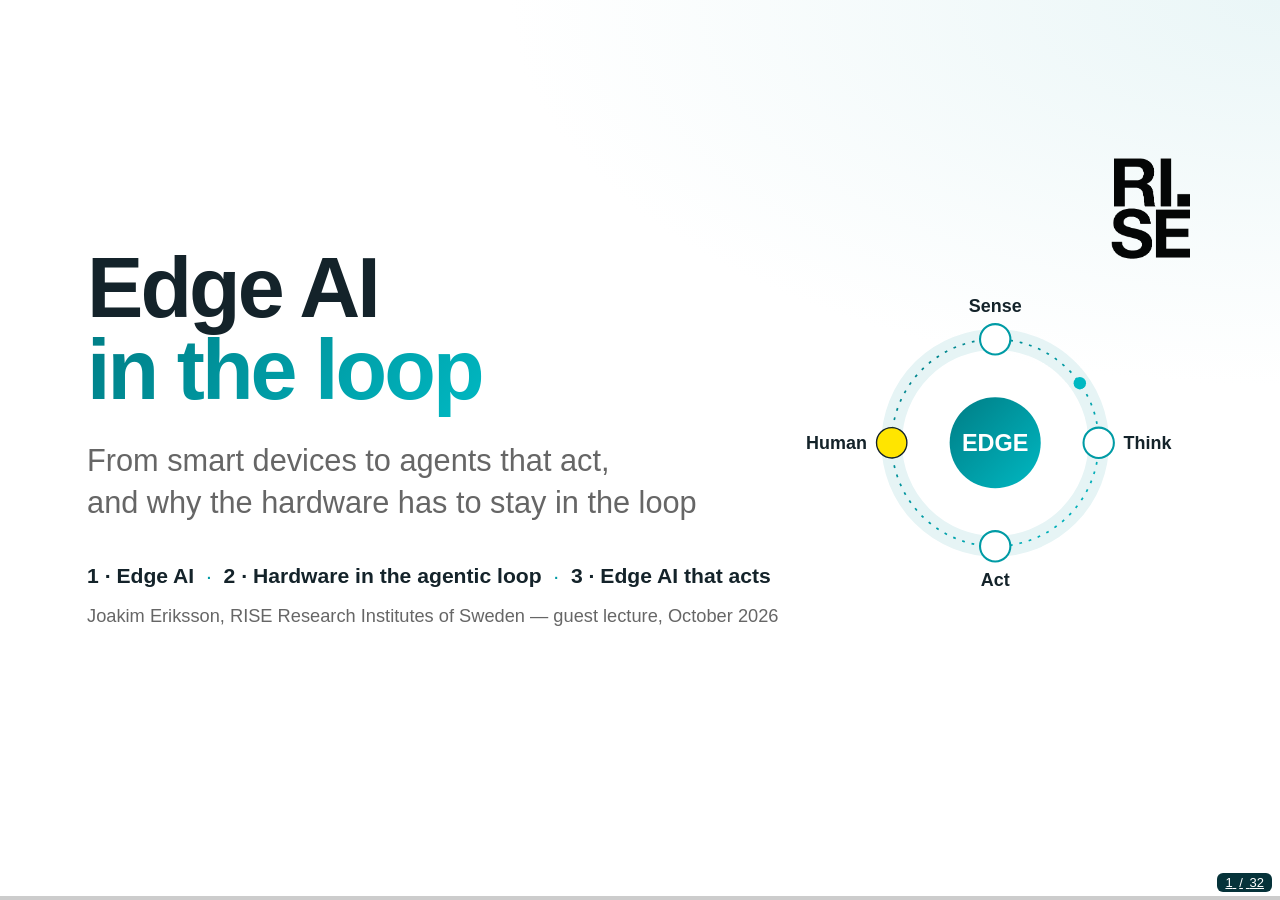
<file: edge-ai-in-the-loop/index.html>
<!doctype html>
<html lang="en">
<head>
<meta charset="utf-8">
<title>Edge AI in the loop — Joakim Eriksson, RISE</title>
<meta name="viewport" content="width=device-width, initial-scale=1">
<link rel="stylesheet" href="vendor/reset.css">
<link rel="stylesheet" href="vendor/reveal.css">
<link rel="stylesheet" href="deck.css">
</head>
<body>
<div class="reveal">
<div class="slides">

<!-- ============ Title ============ -->
<section class="title" data-timing="25">
  <div style="margin-top:96px;max-width:900px">
    <h1>Edge AI<br><span class="grad">in the loop</span></h1>
    <p style="font-size:32px;color:var(--grey);margin:30px 0 40px">From smart devices to agents that act,<br>and why the hardware has to stay in the loop</p>
    <p style="font-size:22px"><strong>1 · Edge AI</strong><span class="teal"> &nbsp;·&nbsp; </span><strong>2 · Hardware in the agentic loop</strong><span class="teal"> &nbsp;·&nbsp; </span><strong>3 · Edge AI that acts</strong></p>
    <p class="small grey">Joakim Eriksson, RISE Research Institutes of Sweden — guest lecture, October 2026</p>
  </div>
  <svg class="title-loop" viewBox="-110 -30 640 480" aria-hidden="true">
    <defs><linearGradient id="tlg" x1="0" y1="0" x2="1" y2="1"><stop offset="0" stop-color="#007d85"/><stop offset="1" stop-color="#00b8c2"/></linearGradient></defs>
    <circle cx="210" cy="210" r="150" fill="none" stroke="#E6F4F5" stroke-width="30"/>
    <circle cx="210" cy="210" r="150" fill="none" stroke="url(#tlg)" stroke-width="2.5" stroke-dasharray="4 10"/>
    <circle r="9" fill="#00b8c2"><animateMotion dur="7s" repeatCount="indefinite" path="M210 60 A150 150 0 1 1 209.9 60"/></circle>
    <circle cx="210" cy="60" r="22" fill="#fff" stroke="#009BA5" stroke-width="3"/>
    <circle cx="360" cy="210" r="22" fill="#fff" stroke="#009BA5" stroke-width="3"/>
    <circle cx="210" cy="360" r="22" fill="#fff" stroke="#009BA5" stroke-width="3"/>
    <circle cx="60" cy="210" r="22" fill="#FFE500" stroke="#14232a" stroke-width="2"/>
    <circle cx="210" cy="210" r="66" fill="url(#tlg)"/>
    <g font-family="Helvetica Neue,Helvetica,Arial,sans-serif" font-weight="700">
      <text x="210" y="222" text-anchor="middle" font-size="34" fill="#fff">EDGE</text>
      <text x="210" y="20" text-anchor="middle" font-size="26" fill="#14232a">Sense</text>
      <text x="396" y="219" font-size="26" fill="#14232a">Think</text>
      <text x="210" y="418" text-anchor="middle" font-size="26" fill="#14232a">Act</text>
      <text x="24" y="219" text-anchor="end" font-size="26" fill="#14232a">Human</text>
    </g>
  </svg>
  <aside class="notes">0:00. Three parts. First, Edge AI: why AI is moving out of the data centre and into devices, on what hardware, and what makes it hard. Second, what I learned this summer letting coding agents build embedded software, and why the real hardware has to stay in the loop. Third, the step after that: an agent that runs on the edge itself and acts in the physical world. That is CandyTron 4000, which you will meet live at the end. About 25 minutes, then the demo and questions.</aside>
</section>

<!-- ======================================================================= -->
<!-- PART 1 · EDGE AI                                                        -->
<!-- ======================================================================= -->
<section class="divider" data-background-gradient="radial-gradient(circle at 78% 30%, #00b6c0 0%, #008d96 38%, #06333a 100%)" data-timing="10">
  <div class="big">1</div>
  <h1>Edge AI</h1>
  <p>AI is moving out of the data centre and into the things around us. Why now, on what hardware, and what makes it hard.</p>
  <div class="acts"><i class="on">1 · Edge AI</i><i>2 · Hardware in the loop</i><i>3 · Edge AI that acts</i></div>
  <aside class="notes">0:25. Part one: the landscape, in about eight minutes.</aside>
</section>

<!-- ============ 1.1 · Timeline ============ -->
<section data-timing="70">
  <div class="act"><b>1</b> · edge ai</div>
  <h2>From connected things to things that act</h2>
  <p class="sub">Twenty-five years of the Internet of Things. Every step moved compute closer to the physical world.</p>
  <div class="tl">
    <div class="era e1 fragment rise" data-fragment-index="0"><b>2000</b><strong>People online</strong>
      <div class="pics"><img src="assets/lecture/t-pc.jpg" alt="desktop PC"><img src="assets/lecture/t-modem.jpg" alt="dial-up modem"><img src="assets/lecture/t-phone.jpg" alt="mobile phone"></div>
      <p>Desktops, dial-up and phones. Connectivity is for people.</p></div>
    <div class="era e2 fragment rise" data-fragment-index="0"><b>2010</b><strong>Media everywhere</strong>
      <div class="pics"><img src="assets/lecture/t-iphone.jpg" alt="smartphone"><img src="assets/lecture/t-tv.jpg" alt="smart TV"><img src="assets/lecture/t-ps3.jpg" alt="game console"></div>
      <p>Smartphones, smart TVs, consoles. Media goes mobile.</p></div>
    <div class="era e3 fragment rise" data-fragment-index="1"><b>2020</b><strong>Embedded intelligence</strong>
      <div class="pics"><img src="assets/lecture/t-bulbs.jpg" alt="smart bulbs"><img src="assets/lecture/t-washer.jpg" alt="washing machine"><img src="assets/lecture/t-mower.jpg" alt="robotic lawn mower"></div>
      <p>Lighting, meters, washers, mowers. Devices start to understand.</p></div>
    <div class="era e4 fragment rise" data-fragment-index="2"><b>2025 →</b><strong>Things that act</strong>
      <div class="pics"><img src="assets/lecture/t-spot.png" alt="legged robot with an arm"><img src="assets/lecture/t-humanoid.jpg" alt="humanoid robot"><img src="assets/lecture/t-helper.jpg" alt="home helper robot"></div>
      <p>Robots and autonomous systems that sense, reason and act, with the AI on board.</p></div>
  </div>
  <aside class="notes">0:35. 2000: the internet of people, desktops and dial-up. 2010: the media explosion, smartphones and smart TVs. 2020: intelligence moves into appliances; devices don't just connect, they start to understand. And now: AI is entering the physical world through robots and autonomous systems that sense, reason and act at the edge. The last step is the one this lecture is about: when the thing doesn't just understand, it acts.</aside>
</section>

<!-- ============ 1.2 · What edge AI is ============ -->
<section data-timing="80">
  <div class="act"><b>1</b> · edge ai</div>
  <h2>Edge AI: run the model where the data is born</h2>
  <p class="sub">On the device, or on a gateway next to it. The cloud still trains the models and coordinates the fleet.</p>
  <div class="cols two" style="grid-template-columns:1fr 1.15fr;gap:40px;align-items:start">
    <svg viewBox="0 0 500 380" width="500" height="380">
      <defs><marker id="ahe" viewBox="0 0 10 10" refX="9" refY="5" markerWidth="7" markerHeight="7" orient="auto"><path d="M0 0L10 5L0 10z" fill="#009BA5"/></marker>
             <marker id="ahc" viewBox="0 0 10 10" refX="9" refY="5" markerWidth="7" markerHeight="7" orient="auto"><path d="M0 0L10 5L0 10z" fill="#9a9a9a"/></marker></defs>
      <text x="10" y="24" font-size="18" font-weight="700" fill="#009BA5">Edge AI</text>
      <rect class="node" x="10" y="46" width="120" height="56" rx="12"/><text x="70" y="80" text-anchor="middle" font-size="17" font-weight="700">Sensor</text>
      <path class="arrow" style="marker-end:url(#ahe)" d="M130 74 L196 74"/>
      <rect class="node si" x="198" y="40" width="170" height="68" rx="12"/><text x="283" y="70" text-anchor="middle" font-size="17" font-weight="700" fill="#fff">Device / gateway</text><text x="283" y="92" text-anchor="middle" font-size="14" fill="#fff" opacity=".9">model runs here</text>
      <path class="arrow" style="marker-end:url(#ahe)" d="M368 74 L420 74"/>
      <text x="426" y="70" font-size="16" font-weight="700">act</text><text x="426" y="88" font-size="13" fill="#666">in ms</text>
      <circle class="dot model" r="6"><animateMotion dur="1.6s" repeatCount="indefinite" path="M130 74 L196 74 M368 74 L420 74"/></circle>
      <text x="10" y="186" font-size="18" font-weight="700" fill="#9a9a9a">Cloud AI</text>
      <rect class="node" x="10" y="208" width="120" height="56" rx="12" style="stroke:#9a9a9a"/><text x="70" y="242" text-anchor="middle" font-size="17" font-weight="700">Sensor</text>
      <path d="M130 236 C 200 236, 210 330, 280 330" stroke="#9a9a9a" stroke-width="2.5" fill="none" marker-end="url(#ahc)"/>
      <path d="M312 300 C 330 260, 380 236, 420 236" stroke="#9a9a9a" stroke-width="2.5" fill="none" marker-end="url(#ahc)"/>
      <ellipse cx="320" cy="330" rx="64" ry="34" fill="#f4f6f7" stroke="#9a9a9a" stroke-width="2"/><text x="320" y="336" text-anchor="middle" font-size="17" font-weight="700" fill="#666">data centre</text>
      <text x="426" y="232" font-size="16" font-weight="700" fill="#666">act</text><text x="426" y="250" font-size="13" fill="#666">after a round trip</text>
      <text x="150" y="300" font-size="13" fill="#9a9a9a" font-style="italic">raw data out</text>
    </svg>
    <table class="head" style="font-size:18px">
      <tr><th style="width:24%"></th><th>On the edge</th><th>In the cloud</th></tr>
      <tr><td><strong>Latency</strong></td><td>Milliseconds, on the device. Safety systems need this.</td><td class="sim">A network round trip, every time</td></tr>
      <tr><td><strong>Connectivity</strong></td><td>Little uplink; keeps working offline</td><td class="sim">Streams raw data; stops when the link does</td></tr>
      <tr><td><strong>Privacy</strong></td><td>Camera and microphone data stay local</td><td class="sim">Personal data goes to a third party</td></tr>
      <tr><td><strong>Compute</strong></td><td class="sim">Limited: power, memory, heat</td><td><strong>Practically unlimited</strong>: training and the biggest models</td></tr>
    </table>
  </div>
  <p class="foot grey small" style="font-style:italic">Why now: billions of connected devices, and the chips inside them went from 8-bit and kilobytes to 32-bit, megabytes and on-chip AI accelerators.</p>
  <aside class="notes">1:45. Definition: edge AI means running the model locally, on the device or a nearby gateway, as soon as the data is captured. The cloud usually still does the heavy lifting: training, and coordinating the fleet. Four reasons to move inference to the edge: latency, connectivity and resilience, privacy. One reason against: compute. The driver is the hardware: embedded systems went from 8-bit via 16-bit to 32-bit, from kilobytes to megabytes, and the small edge went from a Raspberry Pi 1 to GPU-capable boards like the Jetson Orin Nano.</aside>
</section>

<!-- ============ 1.3 · The range ============ -->
<section data-timing="80">
  <div class="act"><b>1</b> · edge ai</div>
  <h2>The edge is a range, not a place</h2>
  <p class="sub">Where a model runs depends on its size, the power budget, and how fast the answer must come.</p>
  <div class="tiers" style="margin-top:22px">
    <div class="tier fragment rise">
      <div class="pic"><svg viewBox="0 0 120 120" width="110" height="110" aria-label="microcontroller"><rect x="25" y="25" width="70" height="70" rx="6" fill="#1b1f22"/><g fill="#c8ced2"><rect x="33" y="14" width="5" height="11"/><rect x="47" y="14" width="5" height="11"/><rect x="61" y="14" width="5" height="11"/><rect x="75" y="14" width="5" height="11"/><rect x="33" y="95" width="5" height="11"/><rect x="47" y="95" width="5" height="11"/><rect x="61" y="95" width="5" height="11"/><rect x="75" y="95" width="5" height="11"/><rect x="14" y="33" width="11" height="5"/><rect x="14" y="47" width="11" height="5"/><rect x="14" y="61" width="11" height="5"/><rect x="14" y="75" width="11" height="5"/><rect x="95" y="33" width="11" height="5"/><rect x="95" y="47" width="11" height="5"/><rect x="95" y="61" width="11" height="5"/><rect x="95" y="75" width="11" height="5"/></g><text x="60" y="66" text-anchor="middle" font-size="15" font-weight="700" fill="#8e979c">MCU</text></svg></div>
      <h3>Microcontrollers</h3>
      <p>Sensors, wearables, appliances. Small models only: <strong>TinyML</strong>. Now with tiny AI accelerators on chip (STM32N6).</p>
      <div class="spec">KB–MB RAM · milliwatts</div>
    </div>
    <div class="tier fragment rise">
      <div class="pic" style="gap:6px"><img src="assets/lecture/coral-usb.jpg" alt="Coral USB accelerator" style="max-width:44%"><img src="assets/lecture/hailo-m2.jpg" alt="Hailo-8 M.2 module" style="max-width:54%"></div>
      <h3>Devices with an NPU</h3>
      <p>Phones, smart cameras, gateways. A neural processing unit on chip, or added: Coral (4 TOPS), Hailo-8 (26 TOPS).</p>
      <div class="spec">1–30 TOPS · ~2–5 W</div>
    </div>
    <div class="tier fragment rise">
      <div class="pic"><img src="assets/lecture/jetson-devkit.jpg" alt="NVIDIA Jetson Orin Nano developer kit"></div>
      <h3>Edge computers</h3>
      <p>Jetson-class GPU boards and industrial PCs on the factory floor or at a telecom site. Generic local AI.</p>
      <div class="spec">8 GB · 40–67 TOPS · 7–25 W</div>
    </div>
    <div class="tier here fragment rise">
      <div class="pic"><img src="assets/lecture/mac-studio.jpg" alt="a small desktop computer"></div>
      <h3>Edge servers, laptops</h3>
      <p>An edge rack on site, or a laptop. <strong>New in 2026: a multimodal language model runs here</strong>, offline.</p>
      <div class="spec">tens of GB · tens to hundreds of W</div>
    </div>
  </div>
  <div class="scale"><span>milliwatts, years on a coin cell</span><span>bigger models, more power, more heat</span><span>wall power</span></div>
  <p class="foot small"><strong class="teal">CandyTron 4000, part three, lives in the last column:</strong> speech, vision and a language model on one laptop.</p>
  <aside class="notes">3:05. Four tiers. Microcontrollers, Cortex-M class, kilobytes to megabytes, milliwatts: TinyML, keyword spotting, anomaly detection; even microcontrollers are now getting NPUs. Devices with a neural processing unit: phones, smart cameras, gateways; add-on accelerators like Google's Coral at 4 TOPS or Hailo-8 at 26. Edge computers like the Jetson Orin Nano. And at the top, edge servers and, new this year, a laptop that runs a multimodal language model with no network at all. That is where CandyTron lives. TOPS: trillions of operations per second, the marketing unit for AI accelerators; compare within a vendor, not across.</aside>
</section>

<!-- ============ 1.4 · Software ============ -->
<section data-timing="65">
  <div class="act"><b>1</b> · edge ai</div>
  <h2>The software: an open pipeline with closed ends</h2>
  <div class="cols two" style="grid-template-columns:1.1fr 1fr;gap:44px;margin-top:40px;align-items:center">
    <div class="stack">
      <div class="open"><b>1 · Train</b><span>in the cloud or on a GPU cluster · PyTorch, TensorFlow</span></div>
      <div class="open"><b>2 · Optimise for the target</b><span>quantise, prune · LiteRT (TF Lite), ONNX, TVM</span></div>
      <div class="closed"><b>3 · Deploy on the accelerator</b><span>TensorRT, Core ML, Edge TPU compiler, each NPU's own SDK</span></div>
      <div class="open"><b>4 · OS and firmware</b><span>Linux, Zephyr, Contiki-NG</span></div>
      <p class="xs grey" style="margin-top:6px"><span style="display:inline-block;width:12px;height:12px;background:var(--teal-tint);border-radius:3px"></span> mostly open source &nbsp; <span style="display:inline-block;width:12px;height:12px;background:var(--coral-tint);border-radius:3px"></span> often proprietary</p>
    </div>
    <div>
      <ul class="small">
        <li class="fragment rise"><strong>Every accelerator brings its own compiler and runtime.</strong> A model that runs on one NPU has to be converted, and re-checked, for the next.</li>
        <li class="fragment rise"><strong>Quantisation changes the model.</strong> 32-bit floats become 8-bit integers: four times smaller, much faster, slightly different answers. Someone has to check that "slightly" is acceptable.</li>
        <li class="fragment rise"><strong>Seam AI</strong> (RISE with Assa Abloy, Husqvarna and Antmicro) looked for one end-to-end, open toolchain for AI in products, built around Antmicro's open framework, <em>Kenning</em>.</li>
      </ul>
      <div class="quote fragment rise" style="font-style:normal;font-size:20px">Training a model is the easy part. <strong>Getting it onto ten thousand devices of five kinds, and keeping it there,</strong> is the work.</div>
    </div>
  </div>
  <aside class="notes">4:25. The software stack. Training and optimisation are mostly open tools. The OS layer is mostly open: Linux, Zephyr, and Contiki-NG, which I maintain. The pain is in the middle: deployment on the accelerator. The AI accelerators are fragmented, so every vendor ships its own compiler and runtime, often proprietary. Quantisation is the key optimisation; it changes the model's answers slightly, and you have to verify that on the real target. Seam AI was our project to find an open, end-to-end toolchain for AI in products, with Assa Abloy, Husqvarna and Antmicro.</aside>
</section>

<!-- ============ 1.5 · Use cases ============ -->
<section data-timing="80">
  <div class="act"><b>1</b> · edge ai</div>
  <h2>Three places edge AI already works</h2>
  <div class="cols three" style="margin-top:22px;gap:26px">
    <div class="fragment rise">
      <img class="photo" src="assets/lecture/seam-ai-demo.jpg" alt="Seam AI demo with a robotic lawn mower" style="height:230px">
      <h3 style="margin-top:14px">In the product</h3>
      <p class="small">Seam AI: in-device machine learning in automowers and smart doors, on an open toolchain, shown in proof-of-concept products.</p>
    </div>
    <div class="fragment rise">
      <img class="photo" src="assets/lecture/axis-camera.jpg" alt="network security camera" style="height:230px;object-fit:contain;background:#fff">
      <h3 style="margin-top:14px">In the camera</h3>
      <p class="small">High-resolution network cameras with an AI accelerator inside: object detection where the pixels are. Some let you deploy your own model.</p>
    </div>
    <div class="fragment rise">
      <img class="photo" src="assets/lecture/sawmill-detect.jpg" alt="sawmill conveyor with a detected problem" style="height:230px;object-position:center 70%">
      <h3 style="margin-top:14px">In control of a process</h3>
      <p class="small">A sawmill: spot a problem on the line early and act before it becomes a long stop. Local GPUs on site, not in a device.</p>
    </div>
  </div>
  <p class="foot small fragment rise"><strong>Why products get it:</strong> control that keeps working when the link drops, products that improve with software updates, and products that adapt to where they are. And because competitors add it.</p>
  <aside class="notes">5:30. Three use cases from our own work. In the product: Seam AI with Husqvarna's automowers and Assa Abloy's smart doors. In the camera: network cameras with accelerators that do object detection on board; some are generic enough to run your own model. In control: a sawmill, where local AI detects problems on the line early to avoid long stops. That one is not in a device but on site, on stronger GPUs; and there are complex rules for autonomous AI systems in production, safety and privacy. Why companies want it: autonomy during disconnects, software-defined products, adaptation. And competitors add it.</aside>
</section>

<!-- ============ 1.6 · Risks ============ -->
<section data-timing="65">
  <div class="act"><b>1</b> · edge ai</div>
  <h2>Out in the wild: what can go wrong</h2>
  <p class="sub">A data centre is locked and guarded. An edge device sits in someone's garden, hallway or factory.</p>
  <div class="cols three" style="row-gap:16px;gap:18px">
    <div class="card risk"><h3>Data extraction</h3><p class="small">Someone takes over a camera or a microphone to listen and watch.</p></div>
    <div class="card risk"><h3>Manipulation</h3><p class="small">A hijacked device controls the world: a lock, a light, a valve.</p></div>
    <div class="card risk"><h3>Sabotage</h3><p class="small">One hacked device floods or disrupts the rest of the system.</p></div>
    <div class="card risk"><h3>Botnets</h3><p class="small">Thousands of weak devices recruited to attack someone else.</p></div>
    <div class="card risk"><h3>Fooling the model</h3><p class="small">Inputs crafted to make the AI see or hear the wrong thing.</p></div>
    <div class="card risk"><h3>Ransom</h3><p class="small">Your system or your data, held until you pay.</p></div>
  </div>
  <div class="quote warn fragment rise" style="font-style:normal;font-size:20px;margin-right:80px"><strong class="coral">New with language models on the device:</strong> anything it hears or reads can carry an instruction. A spoken sentence is an input channel. <strong>Part three shows what that means for a robot arm.</strong></div>
  <aside class="notes">6:50. The classic IoT risk list, still true: extraction, manipulation, sabotage, botnets, adversarial inputs that fool the model, ransomware. Edge AI improves privacy because data stays local, but the device is outside the data centre's walls, and resource constrained. And one new risk: once a language model runs on the device, everything it hears or reads is a potential instruction. Keep that in mind for the robot arm in part three.</aside>
</section>

<!-- ============ 1.7 · The hard part ============ -->
<section class="roomy" data-timing="55">
  <div class="act"><b>1 → 2</b> · the hard part</div>
  <h2>The hard part is building it</h2>
  <div class="cols three" style="margin-top:30px">
    <div class="card"><p><span class="num">1</span><strong>Resources and energy</strong></p><p class="small grey">An edge device can't match a cloud server, and a model that runs all the time drains a battery quickly.</p></div>
    <div class="card"><p><span class="num">2</span><strong>Many device environments</strong></p><p class="small grey">Embedded programming, hardware optimisation, five chips with five toolchains. Then updates for thousands of devices in the field.</p></div>
    <div class="card risk"><p><span class="num" style="background:var(--coral)">3</span><strong>Security</strong></p><p class="small grey">Out in the wild, constrained, and expected to work for ten years.</p></div>
  </div>
  <div class="mid" style="top:400px;bottom:70px">
    <p class="fragment rise" style="font-size:28px;text-align:center">This year a lot of that code started to be written by <strong>coding agents</strong>.<br><strong class="teal">They are fast. Do they know it works on the chip?</strong></p>
  </div>
  <aside class="notes">7:55. The limitations from last year's lecture, compressed: resources and energy, development complexity across many device environments, maintenance of fleets, and security. Number two is the one that changed most this year: embedded software is increasingly written by coding agents. They are very fast. The question is how they know the code works on a real chip. That is part two.</aside>
</section>

<!-- ======================================================================= -->
<!-- PART 2 · HARDWARE IN THE AGENTIC LOOP                                   -->
<!-- ======================================================================= -->
<section class="divider" data-background-gradient="radial-gradient(circle at 78% 30%, #00b6c0 0%, #008d96 38%, #06333a 100%)" data-timing="10">
  <div class="big">2</div>
  <h1>Hardware in the agentic loop</h1>
  <p>Four embedded projects built with coding agents this summer. Very different projects, one pattern.</p>
  <div class="acts"><i>1 · Edge AI</i><i class="on">2 · Hardware in the loop</i><i>3 · Edge AI that acts</i></div>
  <aside class="notes">8:50. Part two, about nine minutes: four projects built with a coding agent in the loop, then the pattern.</aside>
</section>

<!-- ============ 2.1 · The loop is its own ============ -->
<section data-timing="50">
  <div class="act"><b>2</b> · hardware in the loop</div>
  <h2>The loop a coding agent closes is its own</h2>
  <div class="cols two" style="margin-top:30px">
    <div>
      <p>Coding agents are extremely good <strong>at closing loops they can observe.</strong></p>
      <p>Left alone, the loop they observe is <strong>their own model of the world</strong>: the code they wrote, the tests they wrote, the log lines they expected.</p>
      <p>Tests written by the same model that wrote the code <strong>share its blind spots.</strong> Green is not the same as correct.</p>
      <p class="fragment rise teal" data-fragment-index="1"><strong>Hardware does not share the model's blind spots.</strong></p>
    </div>
    <div>
      <svg viewBox="0 0 520 360" width="520" height="360">
        <defs><marker id="ah" viewBox="0 0 10 10" refX="9" refY="5" markerWidth="7" markerHeight="7" orient="auto"><path d="M0 0L10 5L0 10z" fill="#009BA5"/></marker></defs>
        <rect x="14" y="14" width="492" height="300" rx="10" fill="none" stroke="#bbb" stroke-dasharray="6 6"/>
        <text x="260" y="342" text-anchor="middle" font-size="15" fill="#9a9a9a" font-style="italic">the model's world — same blind spots on every side</text>
        <rect class="node" x="170" y="40" width="180" height="56" rx="12"/>
        <text x="260" y="75" text-anchor="middle" font-size="19" font-weight="700">Agent</text>
        <rect class="node" x="40" y="220" width="180" height="56" rx="12"/>
        <text x="130" y="255" text-anchor="middle" font-size="19" font-weight="700">Code it wrote</text>
        <rect class="node" x="300" y="220" width="180" height="56" rx="12"/>
        <text x="390" y="255" text-anchor="middle" font-size="19" font-weight="700">Tests it wrote</text>
        <path class="arrow" d="M225 96 L150 220"/>
        <path class="arrow" d="M220 248 L300 248"/>
        <path class="arrow" d="M370 220 L295 96"/>
        <text x="372" y="160" font-size="16" fill="#9a9a9a" font-style="italic">"all green"</text>
        <circle class="dot model" r="7">
          <animateMotion dur="4s" repeatCount="indefinite" path="M225 96 L150 220 L220 248 L300 248 L370 220 L295 96 Z"/>
        </circle>
      </svg>
    </div>
  </div>
  <div class="quote foot fragment rise" data-fragment-index="1">Tests that are green by accident are the failure mode to fear: the tests pass, the model is happy, and nobody touched a board.</div>
  <aside class="notes">9:00. The claim. Agents close loops. The danger is that the loop they close is entirely inside their own head: code, tests and expectations all come from the same model. Hardware is the one thing in the room that does not share those blind spots. So how do you put it in the loop, in practice?</aside>
</section>

<!-- ============ 2.2 · The fix ============ -->
<section data-timing="55">
  <div class="act"><b>2</b> · hardware in the loop</div>
  <h2>Put the hardware in the loop, and give the agent eyes</h2>
  <div class="mid" style="top:140px;bottom:110px">
  <svg viewBox="0 0 1150 370" width="1150" height="370" style="margin-top:56px">
    <defs><marker id="ah2" viewBox="0 0 10 10" refX="9" refY="5" markerWidth="7" markerHeight="7" orient="auto"><path d="M0 0L10 5L0 10z" fill="#009BA5"/></marker>
           <marker id="ahg" viewBox="0 0 10 10" refX="9" refY="5" markerWidth="6" markerHeight="6" orient="auto"><path d="M0 0L10 5L0 10z" fill="#666"/></marker></defs>
    <rect class="node" x="10" y="60" width="240" height="70" rx="14"/>
    <text x="130" y="103" text-anchor="middle" font-size="22" font-weight="700">Agent</text>
    <rect class="node" x="310" y="60" width="240" height="70" rx="14"/>
    <text x="430" y="102" text-anchor="middle" font-size="20" font-weight="700">Code and firmware</text>
    <g class="fragment" data-fragment-index="1">
      <rect class="node em" x="610" y="60" width="240" height="70" rx="14"/>
      <text x="730" y="103" text-anchor="middle" font-size="22" font-weight="700">Emulator</text>
    </g>
    <g class="fragment" data-fragment-index="2">
      <g transform="translate(920 54)">
        <rect x="0" y="0" width="210" height="84" rx="7" fill="#1d6f48" stroke="#0e4a2e" stroke-width="2"/>
        <g stroke="#6cc494" stroke-width="1.6" fill="none" opacity=".6"><path d="M16 38 H58 V26 H75"/><path d="M16 46 H62 V58 H75"/><path d="M133 30 H150"/><path d="M133 54 H162 V64 H186"/><path d="M176 34 H192 V52"/></g>
        <rect x="-10" y="30" width="22" height="24" rx="2" fill="#cfd5d9" stroke="#8e979c"/>
        <rect x="80" y="18" width="48" height="48" rx="3" fill="#1b1f22"/>
        <text x="104" y="46" text-anchor="middle" font-size="10" font-weight="700" fill="#8e979c">MCU</text>
        <rect x="150" y="22" width="26" height="20" rx="2" fill="#1b1f22"/>
        <rect x="36" y="72" width="7" height="7" fill="#d9b44a"/><rect x="49" y="72" width="7" height="7" fill="#d9b44a"/><rect x="62" y="72" width="7" height="7" fill="#d9b44a"/><rect x="75" y="72" width="7" height="7" fill="#d9b44a"/><rect x="88" y="72" width="7" height="7" fill="#d9b44a"/><rect x="101" y="72" width="7" height="7" fill="#d9b44a"/><rect x="114" y="72" width="7" height="7" fill="#d9b44a"/><rect x="127" y="72" width="7" height="7" fill="#d9b44a"/><rect x="140" y="72" width="7" height="7" fill="#d9b44a"/><circle cx="8" cy="8" r="3.5" fill="#e9ece6"/><circle cx="202" cy="8" r="3.5" fill="#e9ece6"/><circle cx="8" cy="76" r="3.5" fill="#e9ece6"/><circle cx="202" cy="76" r="3.5" fill="#e9ece6"/>
        <circle cx="192" cy="62" r="5.5" fill="#FFE500"><animate attributeName="opacity" values="1;.2;1" dur="1.4s" repeatCount="indefinite"/></circle>
      </g>
      <text x="1000" y="172" text-anchor="middle" font-size="19" font-weight="700" fill="#007d85">Real circuit board</text>
      <rect x="975" y="4" width="100" height="24" rx="12" fill="#FFE500"/>
      <text x="1025" y="21" text-anchor="middle" font-size="14" font-weight="700">a human</text>
      <text x="1025" y="45" text-anchor="middle" font-size="13" fill="#666" font-style="italic">plugs in the board</text>
    </g>
    <path class="arrow" style="marker-end:url(#ah2)" d="M250 95 L308 95"/>
    <path class="arrow fragment" data-fragment-index="1" style="marker-end:url(#ah2)" d="M550 95 L608 95"/>
    <path class="arrow fragment" data-fragment-index="2" style="marker-end:url(#ah2)" d="M850 95 L906 95"/>
    <g class="fragment" data-fragment-index="3">
      <path d="M906 80 L852 80" stroke="#666" stroke-width="1.6" fill="none" style="marker-end:url(#ahg)"/>
      <text x="878" y="34" text-anchor="middle" font-size="15" fill="#666" font-style="italic">compared with</text>
      <text x="878" y="52" text-anchor="middle" font-size="15" fill="#666" font-style="italic">each other</text>
    </g>
    <g class="fragment" data-fragment-index="4">
      <path class="arrow" style="marker-end:url(#ah2)" d="M1105 140 L1105 200 L130 200 L130 134"/>
      <text x="580" y="232" text-anchor="middle" font-size="18"><tspan font-weight="700" fill="#009BA5">observation: </tspan><tspan fill="#666">what the board prints · what its screen shows · instruction counts · chip and emulator stepped side by side · one LED at a time</tspan></text>
      <circle class="dot" r="8"><animateMotion dur="6s" repeatCount="indefinite" path="M1105 142 L1105 200 L130 200 L130 132"/></circle>
    </g>
    <g class="fragment rise" data-fragment-index="5">
      <text x="10" y="280" font-size="24"><tspan font-weight="700" fill="#009BA5">Oracle</tspan><tspan fill="#666"> — the real hardware has the last word on what is correct</tspan></text>
      <text x="10" y="318" font-size="24"><tspan font-weight="700" fill="#009BA5">Calibrator</tspan><tspan fill="#666"> — timings measured on the hardware become the emulator's timings</tspan></text>
      <text x="10" y="356" font-size="24"><tspan font-weight="700" fill="#009BA5">Proxy</tspan><tspan fill="#666"> — a fast, repeatable stand-in for the hardware that the agent can iterate in</tspan></text>
    </g>
  </svg>
  </div>
  <p class="foot grey small" style="font-style:italic">Three roles for hardware in the loop. Part three reuses all three, with a robot instead of a board.</p>
  <aside class="notes">9:50. The pattern in one picture. The agent still writes the code, but what it observes now comes from an emulator and from silicon, compared with each other. Hardware plays three roles: oracle, the board has the last word; calibrator, its measured timings feed the emulator; proxy, the emulator as a fast, repeatable stand-in. Every example is one trip around this loop.</aside>
</section>

<!-- ============ 2.3 · Contiki-NG 5.2 ============ -->
<section class="roomy" data-timing="50">
  <div class="act"><b>2</b> · hardware in the loop</div>
  <div class="role"><i>agent</i><i>emulator</i><i class="on">hardware = oracle</i><i class="human">human: cable + button</i></div>
  <h2><span class="num">1</span>Contiki-NG 5.2: the agent ran the hardware tests</h2>
  <p class="sub">An open-source OS for small wireless IoT devices · released 2026-08-13 · every board test run by the agent</p>
  <div class="mid" style="top:190px;bottom:110px">
  <div class="stats" style="margin:18px 0 22px">
    <div class="stat"><b class="count" data-to="458">0</b><span>commits</span></div>
    <div class="stat"><b class="count" data-to="113">0</b><span>pull requests</span></div>
    <div class="stat"><b class="count" data-to="16">0</b><span>checks required before release</span></div>
    <div class="stat"><b><i class="count" data-to="18">0</i> / 18</b><span>real boards, every row green</span></div>
  </div>
  <div class="cols two">
    <ul class="small">
      <li>The merge team set the rules, as every year: a release plan, a runbook and a checklist of real boards. No release until every row is green.</li>
      <li>Reading the CI configuration the agent noticed: <em>"CI has never tested the release head."</em> The release itself became what CI has to pass.</li>
    </ul>
    <ul class="small">
      <li>It built the firmware, loaded it onto <strong>every board on the checklist</strong>, read what the board printed and filled in the row, with a report under each.</li>
      <li><strong>The human's job: plug in the cable, press the button.</strong></li>
    </ul>
  </div>
  </div>
  <div class="quote foot">Simulation proves the logic; the board proves everything else. The board is the oracle — and the agent now runs the oracle.</div>
  <aside class="notes">10:45. First example, the board as oracle. Contiki-NG is an operating system for small wireless IoT devices; we released 5.2 in August. The team set the rules; the agent worked inside them and ran all the board tests: built, flashed, read the serial output and filled in the checklist on eight board families. The human plugged in cables and pressed buttons. 18 of 18.</aside>
</section>

<!-- ============ 2.4 · Cooja-NG ============ -->
<section data-timing="55">
  <div class="act"><b>2</b> · hardware in the loop</div>
  <div class="role"><i>agent</i><i>code</i><i class="on">emulator = proxy</i><i class="on">board = calibrator</i></div>
  <h2><span class="num">2</span>Cooja-NG: the chip calibrates the emulator</h2>
  <p class="sub">The Contiki-NG network simulator, rewritten to be fast and repeatable, kept honest by the real boards it imitates</p>
  <div class="cols three" style="font-size:18px">
    <div class="card fragment rise" style="font-size:18px">
      <h3>The real chip calibrates the emulator</h3>
      <ul>
        <li>On the real board, the chip's own cycle counter says: one switch into the secure world and back (TrustZone) costs <strong>58 cycles</strong>.</li>
        <li><strong>The measured number becomes the emulator's timing, never the other way round.</strong></li>
      </ul>
    </div>
    <div class="card fragment rise" style="font-size:18px">
      <h3>The board finds what the emulator cannot</h3>
      <ul>
        <li>A radio stopped receiving: the driver asked the chip for status so often that incoming packets never got a turn. <strong>Only visible with a logic analyzer on the wires.</strong></li>
      </ul>
    </div>
    <div class="card fragment rise" style="font-size:18px">
      <h3>The emulator closes the CI loop</h3>
      <ul>
        <li>93 / 93 of the project's tests pass on it.</li>
        <li><strong>~2400× real time: a 60-second scenario in under 0.1 s.</strong></li>
      </ul>
      <img src="assets/cooja-perf.png" alt="Cooja-NG vs Cooja (Java) run time, log scale" style="width:230px;display:block;margin:4px auto 0">
    </div>
  </div>
  <div class="quote fragment rise" style="font-style:normal;font-size:19px;margin-top:16px;margin-right:76px">
    <strong>A four-year-old flaky test:</strong> one compiler, 15 runs: <span class="runs" aria-label="14 of 15 runs failed"><i></i><i></i><i></i><i></i><i></i><i></i><i></i><i class="ok"></i><i></i><i></i><i></i><i></i><i></i><i></i><i></i></span> the other compiler passes <em>"by luck of stack contents"</em>. Cause: uninitialised bytes in a radio setting, hidden since 2022. Fix: one line.<br>
    <em class="teal"><strong>A deterministic simulator turns "flaky" into "14 of 15", and 14 of 15 is something an agent can work on.</strong></em>
  </div>
  <aside class="notes">11:35. Second example. One direction per pair: the chip calibrates the emulator; the chip and the emulator each find firmware bugs; nothing corrects the chip. A cycle count measured on the real board becomes the emulator's timing. The radio bug was only visible on a logic analyzer. Once the emulator is trustworthy it becomes the proxy: 2400 times real time, deterministic, in CI. Which is how a four-year-old flaky test finally got fixed: 14 of 15 is a number, "flaky" is not.</aside>
</section>

<!-- ============ 2.5 · FPGA ============ -->
<section data-timing="50">
  <div class="act"><b>2</b> · hardware in the loop</div>
  <div class="role"><i>agent</i><i>code</i><i class="on">emulator = proxy</i><i>board</i></div>
  <h2><span class="num">3</span>A home-made CPU: 497 lines to a computer</h2>
  <p class="sub">A small RISC-V processor in 497 lines of Verilog, on a hobby FPGA board (a chip you reprogram into any circuit), open-source tools only</p>
  <div class="cols two" style="grid-template-columns:1.15fr 1fr">
    <div>
      <ul class="small">
        <li>Boots the <strong>unmodified Contiki-NG</strong> operating system and shows a C64-style greeting over HDMI. Written and debugged with an agent; the human held the board and the datasheets.</li>
        <li><strong>The official RISC-V test suite</strong>, run in simulation: 56 of 58 pass; the 2 failures are features deliberately left out.</li>
        <li>The simulation writes the screen out as <strong>PNG images</strong>: a wrong character becomes a diff the agent can read.</li>
      </ul>
      <h3 style="margin-top:18px">Then the real board</h3>
      <p class="small">The HDMI encoder was bit-exact in simulation. On the board: <strong>a black monitor.</strong> One missing line in the pin configuration put the HDMI pins in the wrong electrical mode. <em>"Differential pads are a constraint, not code."</em></p>
    </div>
    <div>
      <div class="player" id="player" data-frames="24" role="img" aria-label="Verilator testbench frames: Contiki-NG booting on the rv32 core"><span class="fno">frame 000</span></div>
      <p class="small grey" style="font-style:italic;margin-top:8px">The simulation's "virtual monitor": Contiki-NG booting on the new CPU, one PNG per frame. The agent can see the screen.</p>
    </div>
  </div>
  <div class="quote foot" style="right:560px">The screen images were right; the photons were wrong.</div>
  <aside class="notes">12:30. Third example, the emulator as proxy, in hardware description language. 497 lines of Verilog to a computer that boots Contiki-NG. The important move: the simulation writes a PNG per frame, which gives the agent eyes. Almost every bug was found in simulation. Almost: the board showed a black screen because of one line in a pin-constraint file. Not logic, so invisible to any simulator. Found by a human looking at a monitor.</aside>
</section>

<!-- ============ 2.6 · Atech ============ -->
<section data-timing="45">
  <div class="act"><b>2</b> · hardware in the loop</div>
  <div class="role"><i>agent</i><i>code</i><i class="on">emulator</i><i class="on">board = oracle + calibrator</i></div>
  <h2><span class="num">4</span>An ESP32 emulator, checked against the real chip</h2>
  <p class="sub"><code>esp32sim</code> runs a product's real firmware from the chip's boot ROM onwards, on a laptop or in a browser tab</p>
  <table class="head">
    <tr><th>What</th><th>How it was checked</th><th>Result</th></tr>
    <tr><td><strong>Instruction decoding</strong></td><td>Every instruction of three real firmware images, compared with the standard disassembler</td><td>977 k / 161 k / 126 k instructions, <strong>0 mismatches</strong></td></tr>
    <tr><td><strong>ESP32-S3</strong></td><td>Real chip and emulator stepped one instruction at a time, side by side, over a debug cable</td><td>8 000 + 3 000 steps, <strong>never diverged</strong></td></tr>
    <tr><td><strong>ESP32-C3 / C6</strong></td><td>The emulator's boot output compared line by line with the real board's</td><td>205 / 208 and 203 / 204 lines identical</td></tr>
  </table>
  <div class="cols two" style="grid-template-columns:1.4fr 1fr;margin-top:14px">
    <div class="fragment rise">
      <h3>What only the real chip could tell us</h3>
      <ul class="small">
        <li>Three instructions the emulator did not know existed.</li>
        <li>An interrupt setting at the wrong address: the handler re-entered itself <strong>3 867 times</strong>. <span class="grey">(next slide)</span></li>
      </ul>
    </div>
    <div class="quote fragment rise" style="margin-top:0;font-style:normal"><strong>The reference never comes from the model:</strong> <span class="teal">a disassembler, the real chip, a boot log.</span></div>
  </div>
  <aside class="notes">13:20. Fourth example, all three roles at once. The emulator is verified against things the agent did not produce: the standard disassembler, the real chip stepped alongside, a real boot log. Zero divergences is a number an agent can defend. And the list of what silicon found is the point: an emulator can only be wrong in ways it can't see. The worst one: one register at the wrong address, an interrupt that re-entered itself 3 867 times, and a crash 500 KB away from the cause. Next slide: why the cause was 500 KB away, then the emulator live.</aside>
</section>

<!-- ============ 2.6b · The 500 KB bug, explained ============ -->
<section data-timing="25">
  <div class="act"><b>2</b> · hardware in the loop</div>
  <div class="role"><i>agent</i><i>code</i><i class="on">emulator</i><i class="on">board = oracle</i></div>
  <h2>Why the cause was 500 KB from the crash</h2>
  <p class="sub">One wrong address in the emulator. The real chip's boot log was the only thing that disagreed.</p>
  <div class="cols two" style="grid-template-columns:1.25fr 1fr;gap:20px;margin-top:6px">
    <div>
      <ol style="padding-left:1.2em;font-size:21px">
        <li><strong>A timer interrupt arrives.</strong> The chip drops what it is doing and runs a small handler. The handler's first act is to flip a hardware switch that says <em>"no more of these until I'm done"</em>.</li>
        <li><strong>The emulator had that switch at the wrong address.</strong> The write landed nowhere. Nothing complained.</li>
        <li><strong>So the same interrupt fired again, inside its own handler.</strong> Each time, the chip notes where it was on the stack, its scratch pile in memory, and starts over. <strong class="coral">3 867 times.</strong></li>
        <li><strong>The stack grew down through all of memory and into the program itself.</strong> When the chip next ran that part of the program, it was stack rubbish: <em>illegal instruction</em>.</li>
      </ol>
      <p class="fragment rise" style="margin-top:10px"><strong class="teal">The crash pointed at the handler. The bug was one address in a register model, 500 KB away, and only the real chip's boot log disagreed with the emulator.</strong></p>
    </div>
    <div class="mem" id="mem" data-frames="3867">
      <div class="band reg">the switch the handler flips<br><span class="grey">emulator: wrong address, write lost</span></div>
      <div class="band ram">RAM</div>
      <div class="stack" id="memstack"></div>
      <div class="cnt" id="memcnt"></div>
      <div class="band code">program code</div>
      <div class="boom" id="memboom">illegal instruction</div>
      <div class="far"><span>500 KB</span></div>
    </div>
  </div>
  <aside class="notes">14:05 (25 s). In plain words: an interrupt is the chip being tapped on the shoulder. The first thing the handler does is say "don't tap me again until I'm done", by writing a hardware switch. The emulator had that switch at the wrong address, so the write vanished. The chip got tapped again inside the handler, 3 867 times, each one adding to the stack, until the stack had overwritten the program. The crash was in the handler; the bug was one address in the emulator's register map, 500 KB away. Nothing inside the emulator could see it; the real board's boot log could.</aside>
</section>

<!-- ============ 2.7 · Live demo (WASM) ============ -->
<!-- esp32sim's own web page, full-bleed and interactive. data-demo-fw names the firmware manifest (see demos.json);
     deck.js turns it into data-background-iframe: the local symlink demos/esp32sim -> ~/work/esp32sim/web when
     served from localhost, mikroverk.github.io/esp32sim when the deck is on GitHub Pages.
     No data-preload on purpose: the emulator boots when the slide appears, so the audience sees the boot. -->
<section>
<section data-demo-fw="atech" data-background-interactive class="demo-slide" data-timing="45">
  <div class="demo-cap"><strong>Live:</strong> the same emulator, compiled to WebAssembly, booting the product's real firmware in this browser tab. <span class="grey">Press <span class="kbd">D</span> to reboot · <span class="kbd">↓</span> two IoT nodes on one radio.</span></div>
  <div class="demo-nav"><button data-go="reboot" title="reboot the demo (D)">↻</button><button data-go="prev" title="previous slide (←)">‹</button><button data-go="next" title="next slide (→)">›</button></div>
  <aside class="notes">14:30. esp32sim boots the Atech firmware: mask ROM, bootloader, app. Point at the console scrolling by and the display. Click "enable audio" for the synth. If it misbehaves: that is the talk. D reboots it.</aside>
</section>
<section data-demo-fw="c6-contiki-net" data-background-interactive class="demo-slide" data-timing="0">
  <div class="demo-cap"><strong>Extra:</strong> two emulated wireless IoT nodes running Contiki-NG on one shared, emulated radio channel, in this tab. The second powers on 1.3 s later; both hear each other's broadcasts.</div>
  <div class="demo-nav"><button data-go="reboot" title="reboot the demo (D)">↻</button><button data-go="prev" title="previous slide (←)">‹</button><button data-go="next" title="next slide (→)">›</button></div>
  <aside class="notes">Extra. Two ESP32-C6 nodes, unmodified Contiki-NG, one emulated radio medium. Deterministic to the cycle: boot two identical images at the same time and every frame collides, which is why the second one starts 1.3 s late.</aside>
</section>
</section>

<!-- ============ 2.8 · Two stories ============ -->
<section data-timing="45">
  <div class="act"><b>2</b> · hardware in the loop</div>
  <h2>Two stories the green tests never told</h2>
  <div class="cols two" style="margin-top:22px">
    <div class="card fragment rise">
      <h3>Two wrongs made a right</h3>
      <ul class="small">
        <li>The emulator's audio output assumed 44.1 kHz; the music player actually asks for 22.05 kHz → <strong>music at double tempo…</strong></li>
        <li>…while the emulator ran at 0.5–0.8× real time. <strong>The errors cancelled.</strong> Every test stayed green.</li>
        <li>It surfaced the day a speed-up made the emulator run at exactly real time.</li>
      </ul>
      <p style="text-align:center;font-size:26px;margin:14px 0 8px"><span class="coral">2×</span> tempo &nbsp;×&nbsp; <span class="coral">0.5×</span> speed &nbsp;≈&nbsp; <strong>sounds right</strong></p>
    </div>
    <div class="card fragment rise">
      <h3>Light one LED and look</h3>
      <ul class="small">
        <li>The wiring order of a 3×3 LED module was <em>"inferred from two photos."</em> Wrong. Twice.</li>
        <li>A self-test firmware lights one LED at a time on the real module: the wiring snakes down and up the columns, and the second slot holds the module turned 90°.</li>
      </ul>
      <div class="grids" id="grids" data-p7="0,3,6,7,4,1,2,5,8" data-p11="2,1,0,3,4,5,8,7,6">
        <div><div class="grid" data-grid="p7"></div><div class="gridlbl">port 7</div></div>
        <div><div class="grid" data-grid="p11"></div><div class="gridlbl">port 11</div></div>
        <div class="small grey">LED <span class="chain teal" id="chainno">0</span> in wiring order → where it really sits, measured.</div>
      </div>
      <p class="small"><strong>Two photos → wrong map, twice. One self-test → right, once.</strong></p>
    </div>
  </div>
  <aside class="notes">15:15. Two stories about why green is not correct. Left: two bugs that cancelled; the emulator was slow by about the factor the audio was fast. Speed found it. Right: the agent inferred the LED wiring from photos, twice, wrong. One self-test that lights one LED at a time settled it in an afternoon.</aside>
</section>

<!-- ============ 2.9 · The pattern ============ -->
<section data-timing="45">
  <div class="act"><b>2</b> · hardware in the loop</div>
  <h2>The pattern: six rules</h2>
  <div class="cols two pattern" style="margin-top:22px;row-gap:24px">
    <div><p><span class="num">1</span><strong>Make the loop observable</strong></p><p class="small grey">What the board prints, what its screen shows, instruction counts, cycle counts. If the agent cannot see it, it cannot fix it.</p></div>
    <div><p><span class="num">2</span><strong>Make it deterministic</strong></p><p class="small grey">"Flaky" is not a work item. "14 of 15" is.</p></div>
    <div><p><span class="num">3</span><strong>Compare against the real chip, not yourself</strong></p><p class="small grey">A standard disassembler, the real chip stepped alongside, a real boot log. The reference must come from outside the model.</p></div>
    <div><p><span class="num">4</span><strong>Pin the reference outputs, then go faster</strong></p><p class="small grey">Speed is safe only when every output stays identical, and going faster is how hidden bugs surface.</p></div>
    <div><p><span class="num">5</span><strong>Keep the receipts</strong></p><p class="small grey">Data, logs and a way to reproduce, for every claim, including what was rejected.</p></div>
    <div><p><span class="num">6</span><strong>A human holds the board and names the cause</strong></p><p class="small grey">The agent applied fixes once we named the cause; it could not reliably name the cause itself.</p></div>
  </div>
  <p class="foot teal fragment rise" style="font-style:italic">None of the rules is about the model. All of them are about what the model gets to observe.</p>
  <aside class="notes">16:00. The pattern, six rules. None of them is about the model. They are all about what the model gets to observe, and making sure the reference it is measured against did not come from its own head. Rule six is the honest limit: in the Cooja-NG paper we wrote that the agent could apply a fix once we named the cause, but could not reliably name the cause itself. Remember these six; CandyTron is about to break most of them.</aside>
</section>

<!-- ============ 2.9b · Where the agents stopped ============ -->
<section data-timing="40">
  <div class="act"><b>2</b> · hardware in the loop</div>
  <h2>Where the agents stopped</h2>
  <div class="cols two" style="margin-top:26px">
    <div>
      <h3>What we saw, again and again</h3>
      <div class="quote fragment rise" style="margin-top:8px">"The agent could apply a fix once we named the cause, but it could not reliably name the cause itself."<span class="who">— Cooja-NG paper, SNCNW 2026</span></div>
      <div class="quote fragment rise">"…often proposed a local workaround ('enlarge the buffer', 'treat as non-fatal') when the correct fix was further up the call stack."<span class="who">— Cooja-NG paper, SNCNW 2026</span></div>
      <p style="margin-top:18px"><strong>What worked:</strong> a persistent bug ledger — human-named root causes, fed back into the agent's context on every run.</p>
    </div>
    <div>
      <h3>Three correct numbers, one question</h3>
      <div class="stats" style="margin:12px 0 10px;gap:34px">
        <div class="stat"><b>6.15×</b><span>speed-up on a synthetic benchmark</span></div>
        <div class="stat"><b>3.42×</b><span>on a real operating system</span></div>
        <div class="stat"><b>1.00×</b><span>on the demo firmware: it is paced to wall time</span></div>
      </div>
      <p>All three came with receipts, and all three are right. The last one measures a loop that <em>cannot</em> go faster than the clock on the wall.</p>
      <p><strong>Which number the work was for is a question the agent never asked. That was the human's job.</strong></p>
    </div>
  </div>
  <aside class="notes">16:45. Two quotes from the Cooja-NG paper: the agent applies fixes but does not reliably name causes, and it reaches for local workarounds. And the JIT: 6× on synthetic code, 3.4× on Zephyr, 1.00× on the demo firmware, because that one is paced to real time and cannot go faster. All three numbers are right. The agent never asked which one the work was for; that question stayed with the human.</aside>
</section>

<!-- ============ 2.9 · Flip it ============ -->
<section data-timing="50">
  <div class="act"><b>2 → 3</b> · now flip it</div>
  <h2>Now flip it: the agent runs on the edge device</h2>
  <p class="sub">Same loop, same three roles. The agent no longer writes code for a board; it is the product, and it acts.</p>
  <table class="head" style="margin-top:6px">
    <tr><th style="width:24%"></th><th>Hardware in the loop</th><th>CandyTron 4000</th></tr>
    <tr><td><strong>The agent</strong></td><td class="sim">writes code and firmware</td><td>listens, decides, moves a robot arm</td></tr>
    <tr><td><strong>Where it runs</strong></td><td class="sim">in the cloud, on a developer's machine</td><td><strong class="teal">on one laptop</strong>, no network</td></tr>
    <tr><td><strong>Proxy</strong></td><td class="sim">the emulator</td><td>a simulated arm and camera (<code>--sim</code>)</td></tr>
    <tr><td><strong>Oracle</strong></td><td class="sim">the real board</td><td>a real table, a real arm, <strong>a noisy hall full of people</strong></td></tr>
    <tr><td><strong>What it observes</strong></td><td class="sim">serial output, frames, counters</td><td>microphone, faces, the candy the camera sees</td></tr>
    <tr><td><strong>The human</strong></td><td class="sim">holds the board</td><td>asks for candy, and is in range of the arm</td></tr>
  </table>
  <aside class="notes">17:25. The bridge. Flip the direction: instead of an agent writing code for a device, the agent is on the device, and it acts. Same three roles: the simulator is the proxy, the real world is the oracle. And the human is no longer holding a board; they are standing next to a robot arm, talking to it.</aside>
</section>

<!-- ======================================================================= -->
<!-- PART 3 · EDGE AI THAT ACTS                                              -->
<!-- ======================================================================= -->
<section class="divider" data-background-gradient="radial-gradient(circle at 78% 30%, #00b6c0 0%, #008d96 38%, #06333a 100%)" data-timing="10">
  <div class="big">3</div>
  <h1>Edge AI that acts</h1>
  <p>A laptop that hears, sees and moves a robot arm, with no cloud. What a year changed, and what the real world taught it.</p>
  <div class="acts"><i>1 · Edge AI</i><i>2 · Hardware in the loop</i><i class="on">3 · Edge AI that acts</i></div>
  <aside class="notes">18:15. Part three, about eight minutes, then the demo.</aside>
</section>

<!-- ============ 3.1 · What's coming ============ -->
<section data-timing="60">
  <div class="act"><b>3</b> · edge ai that acts</div>
  <h2>Where this is going: models that output actions</h2>
  <div class="cols two" style="grid-template-columns:1fr 1.1fr;gap:40px;margin-top:20px">
    <div>
      <div class="cols two" style="gap:14px">
        <div><img class="photo" src="assets/lecture/humanoid-kitchen.jpg" alt="humanoid robot in a kitchen" style="height:205px"><p class="pcap">Humanoids for the home</p></div>
        <div><img class="photo" src="assets/lecture/vacuum-arm.jpg" alt="robot vacuum with an arm" style="height:205px;object-fit:contain;background:#fff"><p class="pcap">Consumer robots grow arms</p></div>
        <div><img class="photo" src="assets/lecture/openvla.jpg" alt="OpenVLA model architecture" style="height:205px;object-fit:contain;background:#fff"><p class="pcap">OpenVLA: image + instruction in, arm motion out</p></div>
        <div><img class="photo" src="assets/lecture/so100-arm.jpg" alt="low-cost open robot arm" style="height:205px;object-fit:contain;background:#fff"><p class="pcap">Hugging Face LeRobot: open arms, open data</p></div>
      </div>
    </div>
    <div>
      <h3>Vision-language-action models</h3>
      <ul class="small">
        <li class="fragment rise"><strong>Inputs:</strong> camera images and sound, as well as text.</li>
        <li class="fragment rise"><strong>Outputs:</strong> actions, not just words: a gripper pose, a motor command.</li>
        <li class="fragment rise"><strong>Today's practical step</strong> is in between: a multimodal model that hears and sees, and acts through <strong>tools</strong> that a program then executes.</li>
      </ul>
      <div class="quote fragment rise" style="font-style:normal;font-size:20px">That in-between step is CandyTron. It runs on a laptop, so it is edge AI, and it moves things, so it is a safety question.</div>
    </div>
  </div>
  <aside class="notes">18:25. What's coming: humanoids, robots with arms, smart drones, language models in IoT, AI in control of processes. The research direction is vision-language-action models: images and sound in, robot actions out. OpenVLA is the open example, and Hugging Face's LeRobot gives you cheap open arms and datasets to try it. The practical step today is in between: a multimodal model that perceives directly and acts through tool calls. That is CandyTron.</aside>
</section>

<!-- ============ 3.2 · CandyTron ============ -->
<section data-timing="55">
  <div class="act"><b>3</b> · edge ai that acts</div>
  <h2>CandyTron 4000</h2>
  <div class="cols two" style="grid-template-columns:1.05fr 1fr;gap:44px;margin-top:20px;align-items:start">
    <div>
      <p><strong>Idea:</strong> connect several AI models into one system that solves a task together with people, and has effects in the real world.</p>
      <p><strong>Instance:</strong> a robot arm and a camera over a table of candy. You walk up, talk to it, and ask for candy. It answers, and hands it to you.</p>
      <ul class="small" style="margin-top:18px">
        <li><strong>Hands:</strong> a Niryo Ned 2 six-axis arm</li>
        <li><strong>Eyes:</strong> a table camera with a YOLO detector fine-tuned on the candy, plus a camera that recognises faces</li>
        <li><strong>Ears, brain and mouth:</strong> a speech-capable language model and a text-to-speech voice</li>
        <li><strong>Only local models</strong>, on one laptop</li>
      </ul>
    </div>
    <div>
      <img class="photo" src="assets/lecture/candytron-table.jpg" alt="the Niryo arm over a table of candy with position labels" style="height:430px;object-position:center 40%">
    </div>
  </div>
  <aside class="notes">19:25. CandyTron 4000. The idea: connect several AI models into a system that solves a task with people and acts in the real world. The instance: a candy robot. A Niryo Ned 2 arm, a table camera with YOLO trained on our candy, a second camera for faces, and a speech pipeline around a local language model. The table positions are labelled, A1 to D3, and the arm moves candy between them, or to you at the output position.</aside>
</section>

<!-- ============ 3.3 · One year on ============ -->
<section data-timing="65">
  <div class="act"><b>3</b> · edge ai that acts</div>
  <h2>One year on: from a gaming laptop to a MacBook</h2>
  <p class="sub">The same robot, October 2025 and today. Three models in a chain became one model that hears.</p>
  <table class="head vs">
    <tr><th></th><th>October 2025</th><th>October 2026</th></tr>
    <tr><td>Computer</td><td class="then">Gaming laptop with an RTX 5070 Ti GPU</td><td>A MacBook, Apple silicon</td></tr>
    <tr><td>Ears</td><td class="then">Whisper speech-to-text, then text to the model</td><td>gemma4 does the speech-to-text too. <strong>Direct-audio mode:</strong> it hears the speech itself, and hearing, thinking and the tool call are one model call</td></tr>
    <tr><td>Brain</td><td class="then">Gemma 3 with function calling</td><td>gemma4 via Ollama, calling the robot's tools over <strong>MCP</strong></td></tr>
    <tr><td>Mouth</td><td class="then">Piper text-to-speech</td><td>Kokoro with fine-tuned Swedish voices; Piper as fallback</td></tr>
    <tr><td>Who is talking</td><td class="then">—</td><td>Face recognition, and a voiceprint check on every sentence</td></tr>
    <tr><td>Time per turn</td><td class="then">—</td><td><strong>≈ 0.4 s</strong> in direct-audio mode, ≈ 1 s with the separate speech-to-text step</td></tr>
  </table>
  <div class="quote fragment rise" style="font-style:normal;font-size:19px;margin-top:12px;margin-right:76px"><strong>One lesson:</strong> the model hears, thinks and calls tools well in one call, but asking it to <em>also</em> write a word-for-word transcript in that call made all three worse. The transcript for memory is now a separate background pass, after the reply.</div>
  <aside class="notes">20:20. What changed in a year. Last October this ran on a gaming laptop with an RTX GPU, with three models in a chain: Whisper for speech-to-text, Gemma 3 for the brain, Piper for the voice. Now it runs on a MacBook. gemma4 is audio-capable, so the raw speech goes straight into the model: one call hears, reasons and makes the tool call, about 0.4 seconds per turn against about a second with a separate transcription step. Voices are Kokoro, fine-tuned for Swedish. And one design lesson worth taking home: don't give the model one extra duty in the hot path. Asking it to transcribe in the same call degraded the transcript, the reasoning and the tool calls. So the transcript is a separate background pass.</aside>
</section>

<!-- ============ 3.4 · Architecture ============ -->
<section data-timing="60">
  <div class="act"><b>3</b> · edge ai that acts</div>
  <h2>Inside: one laptop, three programs, no cloud</h2>
  <svg viewBox="0 0 1150 450" width="1150" height="450" style="margin-top:14px">
    <defs><marker id="aha" viewBox="0 0 10 10" refX="9" refY="5" markerWidth="7" markerHeight="7" orient="auto"><path d="M0 0L10 5L0 10z" fill="#009BA5"/></marker></defs>
    <!-- client -->
    <rect x="0" y="0" width="390" height="400" rx="16" fill="#f4f9f9" stroke="#dfe9eb"/>
    <text x="18" y="30" font-size="16" font-weight="700" fill="#007d85">THE CLIENT · speech, faces, voice</text>
    <rect class="node" x="18" y="52" width="150" height="54" rx="12"/><text x="93" y="85" text-anchor="middle" font-size="17" font-weight="700">Microphone</text>
    <rect class="node em" x="200" y="46" width="172" height="66" rx="12"/><text x="286" y="74" text-anchor="middle" font-size="15" font-weight="700">Is someone talking</text><text x="286" y="94" text-anchor="middle" font-size="15" font-weight="700">to me, close by?</text>
    <path class="arrow" style="marker-end:url(#aha)" d="M168 79 L198 79"/>
    <rect class="node" x="18" y="160" width="150" height="54" rx="12"/><text x="93" y="193" text-anchor="middle" font-size="17" font-weight="700">People camera</text>
    <rect class="node em" x="200" y="154" width="172" height="66" rx="12"/><text x="286" y="182" text-anchor="middle" font-size="15" font-weight="700">Who is it?</text><text x="286" y="202" text-anchor="middle" font-size="13" fill="#56666b">faces + voiceprints</text>
    <path class="arrow" style="marker-end:url(#aha)" d="M168 187 L198 187"/>
    <rect class="node" x="18" y="290" width="150" height="54" rx="12"/><text x="93" y="323" text-anchor="middle" font-size="17" font-weight="700">Speaker</text>
    <rect class="node em" x="200" y="284" width="172" height="66" rx="12"/><text x="286" y="312" text-anchor="middle" font-size="15" font-weight="700">Kokoro voice</text><text x="286" y="332" text-anchor="middle" font-size="13" fill="#56666b">Swedish, English, …</text>
    <path class="arrow" style="marker-end:url(#aha)" d="M200 317 L170 317"/>
    <!-- brain -->
    <rect class="node si" x="450" y="140" width="250" height="120" rx="16"/>
    <text x="575" y="186" text-anchor="middle" font-size="24" font-weight="700" fill="#fff">gemma4</text>
    <text x="575" y="212" text-anchor="middle" font-size="15" fill="#fff" opacity=".92">hears · thinks · calls tools</text>
    <text x="575" y="234" text-anchor="middle" font-size="13" fill="#fff" opacity=".8">local, via Ollama</text>
    <path class="arrow" style="marker-end:url(#aha)" d="M372 79 C 420 79, 430 160, 448 170"/>
    <text x="428" y="112" font-size="13" fill="#666" font-style="italic">raw audio</text>
    <path class="arrow" style="marker-end:url(#aha)" d="M372 187 L448 197"/>
    <path class="arrow" style="marker-end:url(#aha)" d="M470 260 C 450 300, 420 317, 374 317"/>
    <text x="418" y="292" font-size="13" fill="#666" font-style="italic">reply</text>
    <!-- server -->
    <rect x="770" y="0" width="380" height="400" rx="16" fill="#f4f9f9" stroke="#dfe9eb"/>
    <text x="788" y="30" font-size="16" font-weight="700" fill="#007d85">THE ROBOT · an MCP server</text>
    <rect class="node" x="788" y="52" width="150" height="54" rx="12"/><text x="863" y="85" text-anchor="middle" font-size="17" font-weight="700">Table camera</text>
    <rect class="node em" x="968" y="46" width="164" height="66" rx="12"/><text x="1050" y="74" text-anchor="middle" font-size="15" font-weight="700">YOLO</text><text x="1050" y="94" text-anchor="middle" font-size="13" fill="#56666b">which candy is where</text>
    <path class="arrow" style="marker-end:url(#aha)" d="M938 79 L966 79"/>
    <rect class="node" x="788" y="170" width="344" height="78" rx="12"/>
    <text x="960" y="200" text-anchor="middle" font-size="16" font-weight="700">Tools</text>
    <text x="960" y="224" text-anchor="middle" font-size="14" font-family="ui-monospace,Menlo,monospace" fill="#007d85">move_between · show_demo_move · default_action</text>
    <rect class="node bad" x="868" y="270" width="184" height="40" rx="10"/><text x="960" y="296" text-anchor="middle" font-size="15" font-weight="700" fill="#a92d28">guard: refuse bad moves</text>
    <rect class="node" x="868" y="330" width="184" height="54" rx="12" style="fill:#e8f1fb;stroke:#2f6db5"/><text x="960" y="363" text-anchor="middle" font-size="17" font-weight="700">Niryo Ned 2</text>
    <path class="arrow" style="marker-end:url(#aha)" d="M960 248 L960 268"/>
    <path class="arrow" style="marker-end:url(#aha)" d="M960 310 L960 328"/>
    <path class="arrow" style="marker-end:url(#aha)" d="M1050 112 C 1050 140, 760 120, 704 168"/>
    <text x="760" y="158" font-size="13" fill="#666" font-style="italic">the live scene, in the prompt</text>
    <path class="arrow" style="marker-end:url(#aha)" d="M700 215 L786 210"/>
    <text x="712" y="200" font-size="13" fill="#666" font-style="italic">tool call</text>
    <circle class="dot" r="7"><animateMotion dur="5s" repeatCount="indefinite" path="M372 79 C 420 79, 430 160, 448 170 M700 215 L786 210 L960 248 L960 330"/></circle>
  </svg>
  <p class="foot small" style="bottom:34px">Everything talks over <code>127.0.0.1</code>: no audio, image, voiceprint or transcript leaves the laptop. <span class="grey">MCP: the Model Context Protocol, a standard way for any agent to use a system's tools.</span></p>
  <aside class="notes">21:25. The architecture. Three programs on one laptop. The client listens: a voice-activity detector decides whether someone close by is talking to it; faces and voiceprints say who. The raw audio goes into gemma4 together with the live scene: which candy is where, as seen by YOLO on the table camera. The model answers, Kokoro speaks the reply, and if it decides to act it calls a tool on the robot's MCP server. Only three tools: move a candy, show a demo move, or do nothing. Between the tool call and the arm sits a guard; two slides on why. Everything is localhost; nothing leaves the machine. That is the privacy argument from part one, made concrete.</aside>
</section>

<!-- ============ 3.5 · The fair ============ -->
<section data-timing="70">
  <div class="act"><b>3</b> · edge ai that acts</div>
  <div class="role"><i>agent</i><i>simulator = proxy</i><i class="on">a noisy hall = oracle</i></div>
  <h2>The real world is the oracle: a noisy fair</h2>
  <p class="sub">It worked in the lab. A noisy hall full of visitors found what the lab never showed.</p>
  <table class="head" style="font-size:18px">
    <tr><th style="width:30%">What the hall found</th><th style="width:34%">Why</th><th>Fix</th></tr>
    <tr><td><strong>"I moved it to you"</strong>, and the arm never moved</td><td>On audio turns the model often <em>narrated</em> the action instead of calling the tool</td><td>Detect an action claim with no tool call; give the model one retry, with tools</td></tr>
    <tr><td><strong>The wrong action</strong></td><td>One tool had no description at all, and moves a random candy. Nothing checked the arguments.</td><td>Say what each tool does and when not to use it; check the request against the live scene</td></tr>
    <tr><td><strong>Crowd chatter heard as speech</strong></td><td>The voice detector calls background babble speech: every turn ran to the 15 s limit, phantom turns from the crowd</td><td>A near-field gate: only sound clearly above the room's own noise floor counts</td></tr>
    <tr><td><strong>Answering the wrong person</strong></td><td>Someone else in the crowd spoke</td><td>Check each sentence's voiceprint against the visitor in front of it</td></tr>
  </table>
  <div class="stats fragment rise" style="margin:10px 0 0;gap:40px">
    <div class="stat"><b>2/4 → 0/4</b><span>random moves on unclear speech: it now asks instead</span></div>
    <div class="stat"><b>4/4</b><span>tool calls on clear speech, unchanged</span></div>
    <div class="stat"><b>2.1 s</b><span>captured from crowd + visitor; crowd alone: nothing</span></div>
  </div>
  <aside class="notes">22:25. This is part two's lesson, again. In the lab everything worked. At a fair this summer the real world was the oracle. Four failures. The model said "I moved it to you" without ever calling the tool. It picked the wrong tool, because one tool had no description and moved a random candy, and nothing checked the arguments. The voice detector counted crowd chatter as speech. And it answered whoever spoke, not the visitor in front of it. And the worst finding: the fair left no evidence at all, no logs. So the fixes followed the six rules: every session is now recorded (receipts); the fair's noise was synthesised into repeatable test audio (deterministic); and the measurements say crowd plus visitor gives 2.1 seconds captured, crowd alone gives nothing. On garbled speech it now asks instead of acting: random moves went from 2 of 4 to 0 of 4, with tool calls on clear speech unchanged.</aside>
</section>

<!-- ============ 3.6 · The guard ============ -->
<section data-timing="65">
  <div class="act"><b>3</b> · edge ai that acts</div>
  <h2>Put the guard where the hardware is</h2>
  <p class="sub">The question after the fair: <em>is the arm actually safeguarded?</em> The honest answer was no.</p>
  <div class="cols two" style="grid-template-columns:1fr 1fr;gap:36px">
    <div class="card risk fragment rise">
      <h3>What a model could have done</h3>
      <ul class="small">
        <li>Send a position as <code>"[0.3, 0.1, 0.4, 0, 0, 0]"</code>: the arm code parsed it as coordinates and would have <strong>driven the arm to an arbitrary point</strong>.</li>
        <li>Grip air at an empty square, while the server reported <em>"Successfully moved"</em>.</li>
        <li>Drop one candy on another, or queue a move on a busy arm.</li>
        <li>The checks that existed lived in <strong>one client</strong>. Every other client, and every instruction hidden in speech, went around them.</li>
      </ul>
    </div>
    <div class="card fragment rise">
      <h3>The fix: refuse at the boundary</h3>
      <ul class="small">
        <li>The robot's own tool refuses, <strong>with a reason the model can act on</strong>: unknown positions, coordinates, empty source, occupied target, busy arm.</li>
        <li>All seven refusals verified through real MCP calls; a normal handout still runs.</li>
        <li>The reply now says the move <strong>started</strong>, not that it succeeded: a collision can still cancel it.</li>
      </ul>
      <div class="topic" style="margin-top:10px;font-size:15px;word-break:normal">Refused: there is no candy at B1, so the arm would grip nothing. Candy is at: <span>A3</span> (Snickers), …</div>
    </div>
  </div>
  <p class="foot small fragment rise"><strong class="teal">The rule for edge devices that act:</strong> check where the actuator is, not where the model is. Every client, and every injected instruction, has to pass through it.</p>
  <aside class="notes">23:35. After the fair someone asked: is the moving safeguarded? It wasn't. A model that emitted a list of numbers as a position would have driven the arm to an arbitrary point, because the robot code falls back to parsing coordinates. It could grip air while the server reported success. And the checks we had added lived in one client only. The fix moves the guard to the hardware boundary: the robot's tool itself refuses, and explains why in a way the model can use to retry. This is part one's security slide made physical: on a device with a language model, any spoken sentence is an input channel, so the last check has to be next to the actuator.</aside>
</section>

<!-- ============ 3.7 · Take home ============ -->
<section class="roomy" data-timing="55">
  <h2>What to take home</h2>
  <div class="mid" style="top:150px;bottom:70px">
  <div class="cols three roomy-cards">
    <div class="card"><p><span class="num">1</span><strong>Edge AI is a range</strong></p><p class="small grey">From a milliwatt microcontroller to a laptop running a multimodal language model. Latency, power, privacy and connectivity decide where a model runs.</p></div>
    <div class="card"><p><span class="num">2</span><strong>Agents write the code; hardware keeps them honest</strong></p><p class="small grey">Oracle, calibrator, proxy. The reference must come from outside the model: a real chip, a real board, a real boot log.</p></div>
    <div class="card"><p><span class="num">3</span><strong>When the agent acts, the world is the test</strong></p><p class="small grey">A noisy hall finds what the lab doesn't. Record everything, make it repeatable, and put the guard next to the actuator.</p></div>
  </div>
  <p class="tagline" style="margin-top:44px">The models are super competent. <strong class="teal">Put the hardware in the loop anyway.</strong></p>
  </div>
  <aside class="notes">24:40. Three things. Edge AI is a range, and the right tier is an engineering trade-off. Coding agents write the embedded code now, and the hardware is what keeps them honest. And when the agent itself acts in the world, the world becomes the test, and the guard belongs at the actuator. Now let's see it.</aside>
</section>

<!-- ============ 3.8 · Demo handoff ============ -->
<section data-timing="10" data-background-gradient="radial-gradient(circle at 78% 30%, #00b6c0 0%, #008d96 38%, #06333a 100%)" class="divider">
  <div class="cols two" style="grid-template-columns:1.2fr 1fr;align-items:center;margin-top:120px">
    <div>
      <h1 style="margin-top:0">Live:<br>CandyTron 4000</h1>
      <p>Walk up and ask for candy, in Swedish or English. Watch what it sees, what it hears, and when it refuses.</p>
    </div>
    <img src="assets/lecture/candytron-logo.jpg" alt="CandyTron 4000 logo" style="width:360px;border-radius:24px;box-shadow:0 20px 50px rgba(0,0,0,.35)">
  </div>
  <aside class="notes">25:35. Switch to the demo. Things to show: the eye window with the camera and the audio meters; ask for a specific candy; ask in Swedish, then in English; ask for something it doesn't have; ask it to move a candy onto an occupied square and let it explain the refusal. If it misbehaves: that is part three.</aside>
</section>

<!-- ============ Thanks ============ -->
<section data-timing="5">
  <div class="cols two" style="grid-template-columns:1fr 1.1fr;align-items:center;margin-top:40px">
    <div>
      <h1 style="font-size:64px">Thanks for<br>listening</h1>
      <p class="grey" style="font-size:22px;margin-top:26px">Joakim Eriksson, RISE<br>joakim.eriksson@ri.se</p>
      <p class="small grey" style="line-height:1.6">github.com/contiki-ng/contiki-ng<br>mikroverk.github.io/esp32sim<br>github.com/joakimeriksson/mcp-agents</p>
    </div>
    <div>
      <img class="prod" src="assets/lecture/niryo-ned2.jpg" alt="Niryo Ned 2 robot arm" style="height:460px;margin:0 auto">
    </div>
  </div>
  <aside class="notes">25:45. After the demo. Questions.</aside>
</section>

</div>
</div>

<script src="vendor/reveal.js"></script>
<script src="vendor/notes.js"></script>
<script src="deck.js"></script>
</body>
</html>
</file>
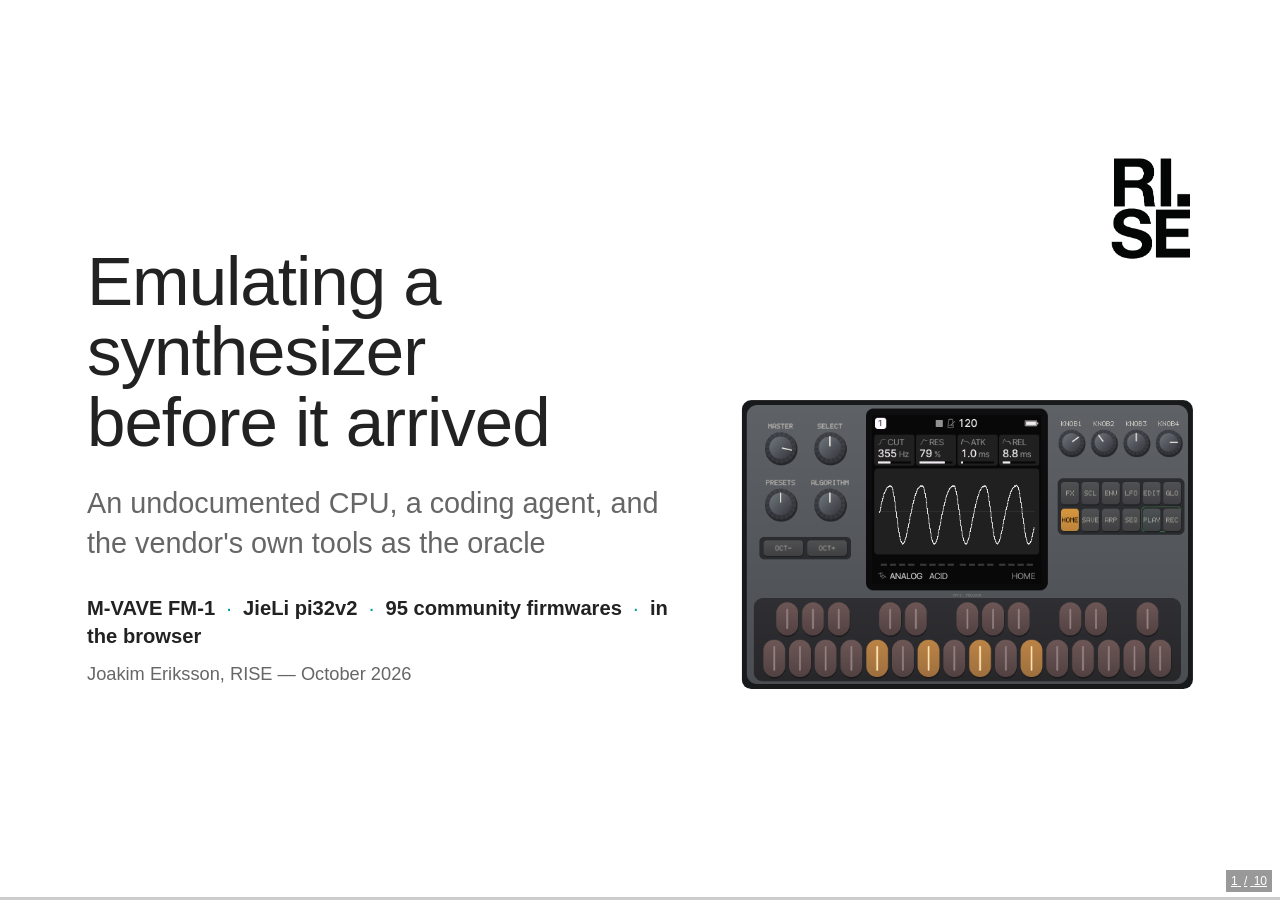
<file: fm1-emu-short/index.html>
<!doctype html>
<html lang="en">
<head>
<meta charset="utf-8">
<title>Emulating a synthesizer before it arrived (short) — Joakim Eriksson, RISE</title>
<meta name="viewport" content="width=device-width, initial-scale=1">
<link rel="stylesheet" href="vendor/reset.css">
<link rel="stylesheet" href="vendor/reveal.css">
<style>
/* ---------- tokens (as in agentic-hw) ---------- */
:root{
  --ink:#222222;
  --grey:#666666;
  --mute:#9a9a9a;
  --teal:#009BA5;
  --teal-tint:#E6F4F5;
  --yellow:#FFE500;     /* RISE accent: reserved for the human in the loop */
  --coral:#D9534F;
  --coral-tint:#FBEBEA;
  --paper:#ffffff;
  --panel:#18191b;      /* the FM-1 page's background */
  --sans:"Helvetica Neue",Helvetica,Arial,sans-serif;
  --mono:ui-monospace,"SF Mono",Menlo,Consolas,monospace;
}
/* ---------- base ---------- */
.reveal{font-family:var(--sans);color:var(--ink);font-size:24px;line-height:1.35}
.reveal .slides{text-align:left}
.reveal .slides section{height:720px;box-sizing:border-box;padding:52px 64px 48px 64px}
.reveal .slides section::after{content:"";position:absolute;right:48px;bottom:36px;width:38px;height:48px;
  background:url(assets/rise-logo.png) no-repeat center/contain}
.reveal .slides section.title::after{width:88px;height:112px;right:64px;top:52px;bottom:auto}
.reveal h1,.reveal h2,.reveal h3{font-family:var(--sans);color:var(--ink);text-transform:none;letter-spacing:-.015em;margin:0}
.reveal h1{font-size:72px;font-weight:400;line-height:1.02}
.reveal h2{font-size:42px;font-weight:700;line-height:1.12;letter-spacing:-.022em;margin-bottom:8px}
.reveal h3{font-size:24px;font-weight:700;color:var(--teal);margin:0 0 10px}
.reveal p{margin:0 0 .6em}
.reveal .sub{font-size:22px;color:#555;margin-bottom:24px}
/* identity mark: a short teal bar over every content slide's headline */
.reveal .slides section:not(.title):not(.bleed):not(.demo-slide):not(.stack)>h2:first-of-type::before{content:"";display:block;width:56px;height:5px;background:var(--teal);margin:0 0 14px}
/* the three facts that shaped the project (slide 2) */
.reveal .facts{margin-top:20px;display:grid;gap:10px}
.reveal .facts p{margin:0;display:grid;grid-template-columns:40px 1fr;gap:14px;align-items:start;font-size:18px;line-height:1.3;padding:10px 16px;background:var(--teal-tint);border-left:5px solid var(--teal)}
.reveal .facts p.no{background:var(--coral-tint);border-left-color:var(--coral)}
.reveal .facts p>i{font-style:normal;font-weight:700;font-size:26px;line-height:1;color:var(--teal);text-align:center}
.reveal .facts p.no>i{color:var(--coral)}
.reveal .facts strong{display:block;font-size:20px}
/* chapter tracker: where we are in the story */
.reveal .chap{position:absolute;left:64px;top:18px;display:flex;gap:4px;font-size:14px;color:#b5b5b5;z-index:2}
.reveal .chap span{padding:3px 0 4px;margin-right:14px;border-bottom:3px solid transparent}
.reveal .chap span.past{color:var(--grey)}
.reveal .chap span.on{color:var(--teal);font-weight:700;border-bottom-color:var(--teal)}
/* defect -> symptom chains (bug slide) */
.reveal .chain{display:grid;grid-template-columns:330px 70px 1fr 170px;align-items:center;row-gap:10px;margin-top:6px;font-size:18px}
.reveal .chain>div{display:contents}
.reveal .chain .d{background:#fff;border:2px solid var(--teal);border-radius:8px;padding:8px 12px;line-height:1.25}
.reveal .chain .a{height:3px;background:var(--teal);position:relative;margin:0 10px}
.reveal .chain .a::after{content:"";position:absolute;right:-2px;top:-6px;border:7.5px solid transparent;border-left:11px solid var(--teal);border-right:0}
.reveal .chain .s{background:var(--coral-tint);border-left:5px solid var(--coral);padding:9px 14px;line-height:1.25}
.reveal .chain .f{font-size:14px;color:var(--grey);padding-left:14px}
.reveal .chain .hd{font-size:14px;color:var(--grey);font-weight:700}
/* closing line */
.reveal .punch{font-size:30px;line-height:1.25;letter-spacing:-.015em;text-align:center;margin-top:44px;padding-top:26px;border-top:4px solid var(--teal)}
.reveal ul{margin:0;padding-left:1.1em}
.reveal li{margin:0 0 .45em;padding-left:.15em}
.reveal li::marker{color:var(--teal)}
.reveal strong{font-weight:700}
.reveal em{font-style:italic}
.reveal code,.reveal .mono{font-family:var(--mono);font-size:.92em}
.reveal .small{font-size:19px;line-height:1.32}
.reveal .grey{color:var(--grey)}
.reveal .teal{color:var(--teal)}
.reveal .coral{color:var(--coral)}
.reveal .num{display:inline-flex;align-items:center;justify-content:center;width:44px;height:44px;border-radius:50%;
  background:var(--teal);color:#fff;font-weight:700;font-size:22px;vertical-align:middle;margin-right:14px;position:relative;top:-4px}
.reveal .quote{background:var(--teal-tint);padding:16px 22px;font-style:italic;font-size:22px;margin-top:18px}
.reveal .quote .who{display:block;font-style:normal;font-size:17px;color:var(--grey);margin-top:4px}
.reveal .warn{background:var(--coral-tint)}
.reveal .cols{display:grid;gap:36px}
.reveal .cols.two{grid-template-columns:1fr 1fr}
.reveal .cols.three{grid-template-columns:1fr 1fr 1fr;gap:22px}
.reveal .card{background:var(--teal-tint);padding:20px 22px;font-size:20px}
.reveal .card h3{font-size:22px}
.reveal .card li{margin-bottom:.4em}
.reveal .card.human{background:#FFF9C2}
.reveal .foot{position:absolute;left:64px;right:140px;bottom:44px;font-size:20px}
.reveal .stats{display:flex;gap:40px;margin:22px 0 26px}
.reveal .stat b{display:block;font-size:52px;font-weight:700;color:var(--teal);line-height:1;letter-spacing:-.02em}
.reveal .stat span{display:block;font-size:17px;color:var(--grey);margin-top:6px;max-width:180px}
.reveal .stat.bad b{color:var(--coral)}
.reveal .stat b i{font-style:normal}
.reveal .pattern strong{font-size:22px}
.reveal .pattern .num{width:38px;height:38px;font-size:19px}
.reveal .card p:has(> .num),.reveal .pattern p:has(> .num){display:flex;align-items:flex-start;gap:12px}
.reveal .card p:has(> .num) .num,.reveal .pattern p:has(> .num) .num{flex:none;margin:0;top:-2px}
.reveal .card p:has(> .num) strong,.reveal .pattern p:has(> .num) strong{line-height:1.25;padding-top:6px}
/* role chip on example slides */
.reveal .role{position:absolute;right:64px;top:16px;display:flex;gap:6px;align-items:center;font-size:15px;color:var(--mute)}
.reveal .role i{font-style:normal;padding:3px 9px;border:1px solid #ccc;border-radius:14px}
.reveal .role i.on{background:var(--teal);border-color:var(--teal);color:#fff;font-weight:700}
.reveal .role i.human{background:var(--yellow);border-color:var(--yellow);color:var(--ink);font-weight:700}
.reveal .role i.off{border-style:dashed;color:#bbb}
/* tables */
.reveal table{border-collapse:collapse;width:100%;font-size:20px;margin:10px 0}
.reveal th{text-align:left;font-weight:700;padding:8px 14px}
.reveal td{padding:9px 14px;vertical-align:middle;border:0}
.reveal tr:nth-child(even) td{background:var(--teal-tint)}
.reveal table.head th{background:var(--teal);color:#fff}
.reveal td.r,.reveal th.r{text-align:right}
.reveal table.tight td{padding:6px 14px}
/* diagrams */
.reveal svg text{font-family:var(--sans)}
.reveal .node{fill:#fff;stroke:var(--teal);stroke-width:2.5}
.reveal .node.em{fill:var(--teal-tint)}
.reveal .node.si{fill:var(--teal)}
.reveal .node.gone{fill:#fff;stroke:#bbb;stroke-dasharray:7 6}
.reveal .arrow{stroke:var(--teal);stroke-width:2.5;fill:none}
.reveal .dot{fill:var(--yellow);stroke:var(--ink);stroke-width:1.5}
.reveal .dot.model{fill:var(--teal);stroke:none}
/* fragments: keep quiet */
.reveal .fragment.rise{opacity:0;transform:translateY(8px);transition:all .35s ease}
.reveal .fragment.rise.visible{opacity:1;transform:none}
/* code */
.reveal pre.code{font-family:var(--mono);font-size:18px;line-height:1.45;background:var(--panel);color:#e8e8e8;padding:18px 22px;margin:8px 0 14px;border-radius:6px;white-space:pre;box-shadow:none;width:auto}
.reveal pre.code .c{color:#8a8f96}
.reveal pre.code .k{color:#6fd3da}
.reveal pre.code .n{color:#f0b35a}
.reveal .probes .stat b{font-size:42px}
/* the FM-1's screens */
.reveal .lcds{display:grid;grid-template-columns:repeat(3,168px);gap:10px;padding:12px;background:var(--panel);border-radius:10px;width:max-content}
.reveal .lcds img{width:168px;height:168px;display:block;image-rendering:auto;border-radius:3px}
.reveal .lcdcap{font-size:15px;color:var(--grey);margin-top:8px;max-width:540px}
/* full-bleed slides: the wall of firmwares, the live demo */
.reveal .slides section.bleed{padding:0;background:var(--panel)}
.reveal .slides section.bleed::after,.reveal .slides section.demo-slide::after,.reveal .slides section.stack::after{display:none}
.reveal .wall{position:absolute;left:0;top:0;width:1280px;height:638px;object-fit:cover;object-position:center top}
.reveal .wallcap{position:absolute;left:0;right:0;bottom:0;height:82px;box-sizing:border-box;padding:14px 64px;background:#fff;border-top:3px solid var(--teal);font-size:22px;display:flex;align-items:center;gap:24px}
.reveal .wallcap b.big{font-size:40px;color:var(--teal);letter-spacing:-.02em}
.reveal .slides section.demo-slide{padding:0}
.reveal .demo-cap{position:absolute;left:0;right:0;bottom:0;padding:10px 200px 10px 64px;background:rgba(255,255,255,.94);border-top:2px solid var(--teal);font-size:19px;pointer-events:none}
.reveal .demo-nav{position:absolute;right:64px;bottom:7px;display:flex;gap:8px;pointer-events:auto}
.reveal .demo-nav button{font:700 22px/1 var(--sans);color:#fff;background:var(--teal);border:0;border-radius:6px;padding:8px 16px;cursor:pointer}
.reveal .demo-nav button:hover{background:#007d85}
.reveal .kbd{font-family:var(--mono);font-size:.85em;background:#eee;padding:1px 6px;border-radius:4px}
/* catalog strip (slide 7): one cell per catalog firmware, checked in turn */
.reveal .cat{display:grid;grid-template-columns:repeat(19,1fr);gap:4px;margin:10px 0 8px}
.reveal .cat i{height:22px;border-radius:2px;background:#e3e6e8;transition:background .15s}
.reveal .cat i.ok{background:var(--teal)}
.reveal .cat i.moved{background:var(--yellow);outline:2px solid var(--ink);outline-offset:-2px}
.reveal .catlegend{font-size:16px;color:var(--grey);display:flex;gap:18px;align-items:center}
.reveal .catlegend i{display:inline-block;width:14px;height:14px;border-radius:2px;margin-right:6px;vertical-align:-2px}
/* timeline (slide 11) */
.reveal .tl{position:relative;margin:30px 0 0;height:250px}
.reveal .tl::before{content:"";position:absolute;left:0;right:0;top:54px;height:4px;background:var(--teal)}
.reveal .tl .ev{position:absolute;top:0;width:128px;font-size:15px;line-height:1.25}
.reveal .tl .ev b{display:block;font-size:17px;color:var(--teal);margin-bottom:46px}
.reveal .tl .ev::before{content:"";position:absolute;left:0;top:47px;width:14px;height:14px;border-radius:50%;background:#fff;border:3px solid var(--teal)}
.reveal .tl .ev.hw::before{background:var(--yellow);border-color:var(--ink)}
.reveal .tl .ev.bad::before{background:var(--coral);border-color:var(--coral)}
.reveal .tl .ev.bad b{color:var(--coral)}
.reveal .tl .ev.rel::before{background:var(--teal)}
.reveal .tl .ev span{display:block;margin-top:14px}
@media (prefers-reduced-motion:reduce){ .reveal .fragment.rise{transition:none} .reveal svg animateMotion{display:none} }
@media print{ .reveal .slides section::after{display:block} }
</style>
</head>
<body>
<div class="reveal">
<div class="slides">

<!-- ============ 1 · Title ============ -->
<section class="title" data-timing="15">
  <div style="margin-top:96px;display:grid;grid-template-columns:1fr 470px;gap:40px;align-items:end">
    <div>
      <h1>Emulating a synthesizer<br>before it arrived</h1>
      <p style="font-size:30px;color:var(--grey);margin:28px 0 34px">An undocumented CPU, a coding agent, and the vendor's own tools as the oracle</p>
      <p style="font-size:21px"><strong>M-VAVE FM-1</strong><span class="teal"> &nbsp;·&nbsp; </span><strong>JieLi pi32v2</strong><span class="teal"> &nbsp;·&nbsp; </span><strong>95 community firmwares</strong><span class="teal"> &nbsp;·&nbsp; </span><strong>in the browser</strong></p>
      <p class="small grey">Joakim Eriksson, RISE — October 2026</p>
    </div>
    <img src="assets/panel-felucca.png" alt="The emulated FM-1's panel running Felucca, a chord held" style="width:470px;border-radius:10px;margin-bottom:8px">
  </div>
  <aside class="notes">0:00. This is a pocket synthesizer. In October I ordered one, and before it arrived I had an emulator of it running every firmware people had written for it — built with a coding agent in five days. This talk is how, and what kept it honest when there was no board to compare with.</aside>
</section>

<!-- ============ 2 · The device and the problem ============ -->
<section data-timing="60">
  <h2>A pocket synth that people write firmware for</h2>
  <div class="cols two" style="grid-template-columns:1fr 540px;margin-top:22px;gap:40px">
    <div>
      <ul class="small">
        <li><strong>M-VAVE FM-1:</strong> six-operator FM, 240×240 colour screen, 27 keys, 7 encoders, MIDI in, stereo out.</li>
        <li>Updates are USB-MIDI with only a CRC check, so <strong>the community wrote its own firmwares within weeks:</strong> drum machines, grooveboxes, a chord harp… and Doom.</li>
        <li><strong>The goal:</strong> run them <em>unmodified</em>. Try before you flash, develop without the synth, play in a browser.</li>
      </ul>
      <div class="facts">
        <p class="no fragment rise"><i>✕</i><span><strong>The CPU is undocumented</strong>JieLi's pi32v2: 2-, 4- and 6-byte instructions, dual-issue pairs, hardware loops. No manual.</span></p>
        <p class="fragment rise"><i>✓</i><span><strong>The vendor's toolchain is public</strong>A Clang 4.0.1 fork and an objdump that disassembles it. Linux x86-64 only: Docker on a Mac.</span></p>
        <p class="no fragment rise"><i>✕</i><span><strong>There was no hardware</strong>The FM-1 was ordered on 8 October and had not arrived.</span></p>
      </div>
    </div>
    <div>
      <div class="lcds">
        <img src="assets/lcd/fm1doom.png" alt="FM-1 Doom"><img src="assets/lcd/x0x.png" alt="X0X, a TR-909 style drum machine"><img src="assets/lcd/amb.png" alt="Ambient generator">
        <img src="assets/lcd/sid.png" alt="FM-1 SID"><img src="assets/lcd/rainbow.png" alt="Rainbow Mode"><img src="assets/lcd/choralroot.png" alt="Choralroot">
      </div>
      <p class="lcdcap">Six of them, on the emulated screen: Doom, a 909 drum machine, an ambient garden, a C64 SID synth, Rainbow Mode, a looper.</p>
    </div>
  </div>
  <aside class="notes">0:15. The FM-1 is cheap, and its update channel is open enough that a community formed around writing replacement firmwares. The emulator's job: run those firmwares unmodified. Three facts shaped it: an undocumented CPU, a public vendor toolchain — which turned out to be the key — and no hardware on the desk.</aside>
</section>

<!-- ============ 3 · The loop without a board ============ -->
<section data-timing="50">
  <h2>No board yet? Then the vendor's tools are the oracle</h2>
  <svg viewBox="0 0 1150 420" width="1150" height="420" style="margin-top:4px">
    <defs><marker id="ah" viewBox="0 0 10 10" refX="9" refY="5" markerWidth="7" markerHeight="7" orient="auto"><path d="M0 0L10 5L0 10z" fill="#009BA5"/></marker>
          <marker id="ahg" viewBox="0 0 10 10" refX="9" refY="5" markerWidth="6" markerHeight="6" orient="auto"><path d="M0 0L10 5L0 10z" fill="#999"/></marker></defs>
    <rect class="node" x="10" y="60" width="220" height="70" rx="14"/>
    <text x="120" y="103" text-anchor="middle" font-size="22" font-weight="700">Agent</text>
    <rect class="node" x="290" y="60" width="250" height="70" rx="14"/>
    <text x="415" y="102" text-anchor="middle" font-size="20" font-weight="700">Emulator code</text>
    <rect class="node em" x="600" y="60" width="250" height="70" rx="14"/>
    <text x="725" y="94" text-anchor="middle" font-size="20" font-weight="700">Real firmwares</text>
    <text x="725" y="116" text-anchor="middle" font-size="15" fill="#666">running on it</text>
    <rect class="node gone" x="912" y="30" width="226" height="138" rx="14"/>
    <image href="assets/panel-felucca.png" x="967" y="38" width="116" height="74" style="filter:grayscale(1);opacity:.45"/>
    <text x="1025" y="134" text-anchor="middle" font-size="18" font-weight="700" fill="#888">Real FM-1</text>
    <text x="1025" y="156" text-anchor="middle" font-size="14" fill="#999" font-style="italic">ordered, not here</text>
    <path class="arrow" style="marker-end:url(#ah)" d="M230 95 L288 95"/>
    <path class="arrow" style="marker-end:url(#ah)" d="M540 95 L598 95"/>
    <path d="M850 95 L908 95" stroke="#bbb" stroke-width="2.5" stroke-dasharray="6 5" fill="none" style="marker-end:url(#ahg)"/>
    <!-- the vendor's tools, under the emulator -->
    <g class="fragment" data-fragment-index="1">
      <rect x="290" y="176" width="850" height="96" rx="14" fill="#E6F4F5" stroke="#009BA5" stroke-width="2"/>
      <text x="310" y="204" font-size="16" font-weight="700" fill="#009BA5">THE VENDOR'S OWN TOOLS</text>
      <text x="310" y="234" font-size="17"><tspan font-weight="700">objdump</tspan><tspan fill="#666"> — how each instruction is encoded</tspan></text>
      <text x="310" y="260" font-size="17"><tspan font-weight="700">assembler</tspan><tspan fill="#666"> — the bits no firmware happens to use</tspan></text>
      <text x="740" y="234" font-size="17"><tspan font-weight="700">compiler</tspan><tspan fill="#666"> — what each instruction computes</tspan></text>
      <text x="740" y="260" font-size="17"><tspan font-weight="700">firmwares</tspan><tspan fill="#666"> — what correct looks like</tspan></text>
      <path class="arrow" style="marker-end:url(#ah)" d="M415 176 L415 134"/>
      <path class="arrow" style="marker-end:url(#ah)" d="M725 176 L725 134"/>
    </g>
    <!-- the observation path back to the agent -->
    <g class="fragment" data-fragment-index="2">
      <path class="arrow" style="marker-end:url(#ah)" d="M725 60 L725 24 L120 24 L120 56"/>
      <text x="140" y="16" font-size="16" fill="#666"><tspan font-weight="700" fill="#009BA5">observation: </tspan>the screen as images · the audio as bytes · the unknown, logged</text>
      <circle class="dot model" r="7"><animateMotion dur="5s" repeatCount="indefinite" path="M120 95 L415 95 L725 95 L725 24 L120 24 Z"/></circle>
    </g>
    <g class="fragment rise" data-fragment-index="3">
      <text x="10" y="330" font-size="23"><tspan font-weight="700" fill="#009BA5">Oracle</tspan><tspan fill="#666"> — the vendor's tools, until the board arrives</tspan></text>
      <text x="10" y="366" font-size="23"><tspan font-weight="700" fill="#009BA5">Proxy</tspan><tspan fill="#666"> — the emulator becomes the board, for everyone who writes firmware</tspan></text>
      <text x="10" y="402" font-size="23"><tspan font-weight="700" fill="#009BA5">Calibrator</tspan><tspan fill="#666"> — the board's job when it arrives: measure the chip, tune the emulator</tspan></text>
    </g>
  </svg>
  <aside class="notes">1:15. Same loop as in my hardware-in-the-loop talk, with the board missing. What fills its place: the vendor's own tools. Their disassembler says how instructions are encoded, their assembler fills in the bits no firmware uses, their compiler says what instructions compute. And the firmwares themselves define what correct looks like: a screen, a sound. Oracle, proxy, calibrator again — and calibrator is the board's job once it arrives. That part comes later, and it is the part that hurt.</aside>
</section>

<!-- ============ 4 · Mining the ISA ============ -->
<section data-timing="60">
  <div class="role"><i>agent</i><i>code</i><i>emulator</i><i class="on">vendor tools = oracle</i><i class="off">board</i></div>
  <h2><span class="num">1</span>Recovering the instruction set: a mining job</h2>
  <p class="sub">Day one's plan: <em>"a mining exercise, not black-box discovery."</em></p>
  <div class="stats" style="margin:8px 0 18px">
    <div class="stat"><b class="count" data-to="421000" data-sep="1">0</b><span>instructions disassembled by the vendor's objdump</span></div>
    <div class="stat"><b class="count" data-to="25">0</b><span>firmware listings mined</span></div>
    <div class="stat"><b class="count" data-to="2765">0</b><span>instruction classes in one table</span></div>
    <div class="stat"><b>0</b><span>mismatches against the vendor</span></div>
  </div>
  <div class="cols two" style="grid-template-columns:1fr 1fr;gap:34px">
    <div>
      <svg viewBox="0 0 560 250" width="560" height="250">
        <defs><marker id="ah4" viewBox="0 0 10 10" refX="9" refY="5" markerWidth="7" markerHeight="7" orient="auto"><path d="M0 0L10 5L0 10z" fill="#009BA5"/></marker></defs>
        <rect class="node" x="0" y="10" width="160" height="58" rx="10"/><text x="80" y="36" text-anchor="middle" font-size="16" font-weight="700">Firmware images</text><text x="80" y="56" text-anchor="middle" font-size="13" fill="#666">stock, loaders, community</text>
        <rect class="node em" x="200" y="10" width="160" height="58" rx="10"/><text x="280" y="36" text-anchor="middle" font-size="16" font-weight="700">Vendor objdump</text><text x="280" y="56" text-anchor="middle" font-size="13" fill="#666">in Docker</text>
        <rect class="node" x="400" y="10" width="160" height="58" rx="10"/><text x="480" y="36" text-anchor="middle" font-size="16" font-weight="700">Mask mining</text><text x="480" y="56" text-anchor="middle" font-size="13" fill="#666">same shape → one class</text>
        <rect class="node si" x="400" y="100" width="160" height="58" rx="10"/><text x="480" y="126" text-anchor="middle" font-size="16" font-weight="700" fill="#fff">isa/fm1.yaml</text><text x="480" y="146" text-anchor="middle" font-size="13" fill="#fff">the one source of truth</text>
        <rect class="node" x="200" y="100" width="160" height="58" rx="10"/><text x="280" y="126" text-anchor="middle" font-size="16" font-weight="700">Operand solver</text><text x="280" y="146" text-anchor="middle" font-size="13" fill="#666">exact linear fits</text>
        <rect class="node" x="0" y="100" width="160" height="58" rx="10"/><text x="80" y="126" text-anchor="middle" font-size="16" font-weight="700">Generated decoder</text><text x="80" y="146" text-anchor="middle" font-size="13" fill="#666">never edited by hand</text>
        <path class="arrow" style="marker-end:url(#ah4)" d="M160 39 L198 39"/><path class="arrow" style="marker-end:url(#ah4)" d="M360 39 L398 39"/>
        <path class="arrow" style="marker-end:url(#ah4)" d="M480 68 L480 98"/><path class="arrow" style="marker-end:url(#ah4)" d="M400 129 L362 129"/><path class="arrow" style="marker-end:url(#ah4)" d="M200 129 L162 129"/>
        <rect x="0" y="190" width="560" height="50" rx="10" fill="none" stroke="#009BA5" stroke-width="1.6" stroke-dasharray="6 5"/>
        <text x="280" y="221" text-anchor="middle" font-size="15" fill="#444">gate: every decoded word compared with the vendor's own disassembly</text>
        <path d="M80 158 L80 188" stroke="#009BA5" stroke-width="1.6" stroke-dasharray="4 4"/>
      </svg>
    </div>
    <div class="small">
      <p><strong>Operands as exact linear models.</strong> Each printed operand is fitted over the bits that vary. A fit is kept only if it reproduces <em>every</em> sample of its class.</p>
      <p class="fragment rise"><strong>One rule</strong> for a packed 12-bit constant reproduces a 70-entry table of observed constants, IEEE floats among them, and about 1 650 samples.</p>
      <p class="fragment rise"><strong>Felucca 1.6 came out on the day the report was written</strong> and halted on <code>d7 ec 51 38</code>. Comparing every load and store across the 25 listings gave <strong>one model: 27 884 samples, 0 mismatches.</strong> It played the same day.</p>
    </div>
  </div>
  <aside class="notes">2:05. The vendor objdump prints every instruction's bytes next to its text. Over 421 thousand instructions, group by printed shape, and the bits that never vary are the opcode. Operands are then fitted as exact linear models — accepted only if every sample reproduces. The YAML table is the single source of truth; the Rust decoder is generated from it. When a new Felucca halted on an unknown instruction, the fix was one more model, checked against 27 thousand samples.</aside>
</section>

<!-- ============ 5 · The compiler as oracle ============ -->
<section data-timing="60">
  <div class="role"><i>agent</i><i>code</i><i class="on">emulator = proxy</i><i class="on">catalog = oracle</i><i class="off">board</i></div>
  <h2><span class="num">2</span>Byte-identical, or it didn't happen</h2>
  <p class="sub">Three ways to run the same code: one instruction at a time, a block interpreter, and JITs to ARM64, x86-64 and WebAssembly</p>
  <div class="cols two" style="grid-template-columns:1fr 1fr;gap:40px">
    <div class="small">
      <p><strong>The rule:</strong> an optimisation is accepted only if every firmware's audio stays <strong>byte-identical</strong> in every mode, and to the build before. "Did the JIT break something subtle?" becomes a file comparison.</p>
      <p><strong>Today, in CI:</strong> on every emulator pull request and before every release, all 95 catalog firmwares play 8 s of scripted keys, MIDI and PLAY, compiled <em>and</em> interpreted, against stored audio hashes. About 5 minutes, 4 machines.</p>
      <div class="stats" style="margin:16px 0 0;gap:30px">
        <div class="stat"><b>5–9×</b><span>real time at the chip's 240 MHz, natively (an M5 Max)</span></div>
        <div class="stat"><b>~25 µs</b><span>to compile a hot region to WebAssembly, inside the browser's audio thread</span></div>
      </div>
    </div>
    <div>
      <h3>The catalog check, on the fix for Rainbow Mode's hang</h3>
      <div class="cat" id="cat" data-n="95" data-moved="6,19,33,47,61,80"></div>
      <div class="catlegend"><span><i style="background:var(--teal)"></i>identical</span><span><i style="background:var(--yellow);outline:2px solid #222;outline-offset:-2px"></i>sound changed: listed, listened to, re-hashed</span></div>
      <p class="small" style="margin-top:14px">A contributor's fix (the global interrupt-enable bit) made Rainbow Mode play instead of hang. The check listed exactly <strong>which six firmwares changed sound</strong>. Each change was right: Rainbow plays, a note now lands on time.</p>
      <p class="small teal"><strong>Pin every output first. Then going faster is safe, and a change that moves a sound has to say so.</strong></p>
    </div>
  </div>
  <aside class="notes">4:40. This is the rule that made it safe to write two JITs without fear. Every optimisation: audio byte-identical across modes and builds. It is now CI: 95 firmwares, compiled and interpreted, hashed. Last week a contributor fixed an interrupt bit, and the check named the six firmwares whose sound changed — all six for the right reason. (The positions of the yellow cells are illustrative; the six were Bunker, DUELL, FMini, MAKU, Melodee, Rainbow.)</aside>
</section>

<!-- ============ 8 · The wall ============ -->
<!-- ============ 9 · Live demo ============ -->
<!-- The emulator's own page with ?embed=1 (only the device and its controls) as an interactive background.
     It fetches each firmware from its author's site, so the demo needs the network. -->
<section>
<section data-demo-fw="scintilla" data-background-interactive class="demo-slide" data-timing="60">
  <div class="demo-cap"><strong>Live:</strong> my own firmware, Scintilla: the 1981 Elka Synthex with all 80 factory sounds, written on the emulator, booting its real update package in this browser tab. <span class="grey">Click Start · <span class="kbd">D</span> reboots · <span class="kbd">↓</span> three more.</span></div>
  <div class="demo-nav"><button data-go="reboot" title="reboot the demo (D)">↻</button><button data-go="prev" title="previous slide (←)">‹</button><button data-go="next" title="next slide (→)">›</button></div>
  <aside class="notes">6:00. Click Start. Scintilla boots: my own firmware, the Elka Synthex on the FM-1, written against the emulator before the board arrived, and the same package then ran unchanged on the real FM-1. Play a chord with the mouse or the keyboard (A to apostrophe); turn a knob to change sound (the laser harp is a good one). The sub-slides below are extras: Felucca, an unmodified community firmware, then SID and Doom.</aside>
</section>
<section data-demo-fw="felucca" data-background-interactive class="demo-slide" data-timing="0">
  <div class="demo-cap"><strong>Extra:</strong> Felucca, a community firmware, its real update package unmodified on the emulated chip.</div>
  <div class="demo-nav"><button data-go="reboot" title="reboot the demo (D)">↻</button><button data-go="prev" title="previous slide (←)">‹</button><button data-go="next" title="next slide (→)">›</button></div>
  <aside class="notes">Extra. Felucca boots from its author's GitHub Pages, exactly the file a real FM-1 would install.</aside>
</section>
<section data-demo-fw="sid" data-background-interactive class="demo-slide" data-timing="0">
  <div class="demo-cap"><strong>Extra:</strong> FM-1 SID — a Commodore 64 tune's own 6502 code and a SID chip model, running on the emulated FM-1's CPU.</div>
  <div class="demo-nav"><button data-go="reboot" title="reboot the demo (D)">↻</button><button data-go="prev" title="previous slide (←)">‹</button><button data-go="next" title="next slide (→)">›</button></div>
  <aside class="notes">7:00. Extra. The firmware of the next slide, live.</aside>
</section>
<section data-demo-fw="fm1doom" data-background-interactive class="demo-slide" data-timing="0">
  <div class="demo-cap"><strong>Extra:</strong> FM-1 Doom. A community port, unmodified, on the emulated chip.</div>
  <div class="demo-nav"><button data-go="reboot" title="reboot the demo (D)">↻</button><button data-go="prev" title="previous slide (←)">‹</button><button data-go="next" title="next slide (→)">›</button></div>
  <aside class="notes">7:00. Extra, for fun.</aside>
</section>
</section>

<!-- ============ 10 · FM-1 SID ============ -->
<section data-timing="55">
  <div class="role"><i>agent</i><i>code</i><i class="on">emulator = proxy</i><i class="off">board</i></div>
  <h2><span class="num">3</span>A new firmware, written on the emulator</h2>
  <p class="sub">FM-1 SID: could the FM-1 be a Commodore 64 sound chip? Machines inside machines, each one checked</p>
  <div class="cols two" style="grid-template-columns:470px 1fr;gap:36px">
    <svg viewBox="0 0 470 380" width="470" height="380">
      <rect x="2" y="2" width="466" height="376" rx="16" fill="#fff" stroke="#009BA5" stroke-width="2.5"/>
      <text x="22" y="32" font-size="17" font-weight="700">Your browser</text>
      <rect x="20" y="46" width="430" height="314" rx="14" fill="#E6F4F5" stroke="#009BA5" stroke-width="2"/>
      <text x="40" y="74" font-size="17" font-weight="700">WebAssembly</text><text x="160" y="74" font-size="14" fill="#666">+ hot code JIT-compiled to more Wasm</text>
      <rect x="38" y="88" width="394" height="254" rx="12" fill="#fff" stroke="#009BA5" stroke-width="2"/>
      <text x="58" y="116" font-size="17" font-weight="700">The emulated FM-1</text><text x="225" y="116" font-size="14" fill="#666">pi32v2 at 240 MHz</text>
      <rect x="56" y="130" width="358" height="194" rx="10" fill="#009BA5"/>
      <text x="76" y="158" font-size="17" font-weight="700" fill="#fff">FM-1 SID firmware</text>
      <rect x="74" y="172" width="160" height="134" rx="8" fill="#fff"/>
      <text x="154" y="198" text-anchor="middle" font-size="15" font-weight="700">m6502.h</text>
      <text x="154" y="218" text-anchor="middle" font-size="13" fill="#666">a 6502, cycle-stepped</text>
      <rect x="88" y="232" width="132" height="58" rx="6" fill="#FFE500" stroke="#222" stroke-width="1.2"/>
      <text x="154" y="257" text-anchor="middle" font-size="14" font-weight="700">the C64 tune's</text>
      <text x="154" y="276" text-anchor="middle" font-size="14" font-weight="700">own 6502 code</text>
      <rect x="244" y="172" width="152" height="134" rx="8" fill="#fff"/>
      <text x="320" y="198" text-anchor="middle" font-size="15" font-weight="700">reSID 0.16</text>
      <text x="320" y="218" text-anchor="middle" font-size="13" fill="#666">the SID chip, clocked</text>
      <text x="320" y="236" text-anchor="middle" font-size="13" fill="#666">to each write's cycle</text>
      <path d="M234 262 L244 262" stroke="#009BA5" stroke-width="2"/>
      <text x="320" y="272" text-anchor="middle" font-size="13" fill="#009BA5" font-weight="700">register writes →</text>
    </svg>
    <div>
      <table class="head" style="font-size:17px;margin-top:0">
        <tr><th>SID engine, per sample</th><th class="r">instructions</th><th class="r">of the core</th></tr>
        <tr><td>own integer model</td><td class="r">316</td><td class="r">5.8 %</td></tr>
        <tr><td><strong>reSID 0.16, fast: chosen</strong></td><td class="r"><strong>440</strong></td><td class="r"><strong>8.1 %</strong></td></tr>
        <tr><td>reSID 0.16, interpolate</td><td class="r">5 562</td><td class="r coral">102 %</td></tr>
        <tr><td>reSID 0.16, resample</td><td class="r">39 226</td><td class="r coral">721 %</td></tr>
      </table>
      <ul class="small" style="margin-top:12px">
        <li>Measured by counting emulated instructions; output <strong>bit-identical</strong> to the same code built for the host.</li>
        <li>Output correlates 0.984 with host reSID on the same register stream. With the effects at zero: <strong>0 of 176 512 samples</strong> differ from the build before.</li>
        <li>Writing it <strong>found four more emulator bugs</strong>, the missing carry among them.</li>
        <li class="fragment rise"><strong class="coral">Then it was offered as an install for the real FM-1, before anyone had run it on one.</strong></li>
      </ul>
    </div>
  </div>
  <aside class="notes">7:00. The emulator as a development platform. A C64 tune's code runs in a 6502 emulator, compiled for the FM-1's CPU, running on the emulated FM-1, running in WebAssembly, whose hot code is compiled to more WebAssembly. The engine was chosen by measuring cost on the emulated chip. And writing a real firmware found four more emulator bugs — which is an argument for developing on an emulator where every fix comes with a probe. Last point: it was offered as an install for real units before anyone had run it on one. Hold that thought.</aside>
</section>

<!-- ============ 11 · Timeline ============ -->
<section data-timing="60">
  <div class="role"><i>agent</i><i>code</i><i>emulator</i><i class="on">users' FM-1s</i><i class="off">board</i></div>
  <h2>Released before it was tested</h2>
  <p class="sub">FM-1 SID went on the community's firmware hub, beside firmwares that had run on real units. Nobody on the project owned an FM-1.</p>
  <div class="cols two" style="grid-template-columns:1fr 400px;gap:36px">
    <ul style="font-size:21px">
      <li><strong>11 Oct.</strong> Offered as an FM-1 update package. Tested on the emulator only.</li>
      <li class="fragment rise"><strong class="coral">19 Oct, issues #22 and #24:</strong> it plays, but the computer no longer sees the FM-1. No USB stack, and an FM-1 is updated only through the running firmware.</li>
      <li class="fragment rise"><strong>The community found the way back, not us:</strong> OCT− + OCT+ for five seconds at power-on enters the chip's update mode; a third-party flasher restores stock. FM-1 SID came off the hub.</li>
      <li class="fragment rise"><strong>23 Oct, my own unit.</strong> USB added, three ways back, every emulator check passed. On the device: no tune, no reply to the computer.</li>
    </ul>
    <div class="card fragment rise" style="background:var(--coral-tint)">
      <div class="stat bad"><b style="font-size:96px">4</b><span style="max-width:none">recoveries of my own unit through the chip's mask-ROM mode, from Linux: no macOS tool exists</span></div>
      <p class="small" style="margin-top:16px">Each owner who installed it had to find and perform that recovery themselves.</p>
    </div>
  </div>
  <div class="quote warn fragment rise" style="font-style:normal;font-size:19px;margin-right:76px">
    The emulator could not have caught it: it had no USB model, and nothing in it asked whether a firmware can be replaced. <strong>A failure of process, not of emulation.</strong>
  </div>
  <aside class="notes">8:40. FM-1 SID went up as an installable package a day after it first played. Nobody on the project owned an FM-1. Eight days later two users opened issues: it plays, but my computer can't see the synth any more. It had no USB stack — and an FM-1 is only ever updated through the firmware that runs on it. The community found the way back, not us: a key combination into the chip's own update mode and a third-party flasher. When my own unit arrived, my first fix passed everything on the emulator and failed on the device: three recoveries from Linux, a fourth later. The emulator couldn't have caught this. It was a process failure: something that had never run on hardware was published as an install.</aside>
</section>

<!-- ============ 13 · fm1-dock ============ -->
<section data-timing="45">
  <h2>What I take from it</h2>
  <div class="cols three" style="margin-top:26px">
    <div class="card fragment rise"><p><span class="num">1</span><strong>An undocumented CPU is recoverable in days</strong></p><p class="small grey">…when the vendor's own tools are the oracle. Disassembler, assembler and compiler each answer a question no guess can.</p></div>
    <div class="card fragment rise"><p><span class="num">2</span><strong>Pinned outputs make speed safe</strong></p><p class="small grey">Two JITs, then three, written without fear, because every firmware's sound is a hash. The same hashes now review contributors' fixes.</p></div>
    <div class="card fragment rise"><p><span class="num">2</span><strong>The emulator came before the board, but the board decides</strong></p><p class="small grey">Right wherever the vendor's tools could see. Timing, caches and guards took the chip, and a day of probes.</p></div>
  </div>
  <p class="punch fragment rise">Build the oracle before the board arrives. <strong class="teal">Then put the board in the loop anyway.</strong></p>
  <aside class="notes">14:25. Three things. The vendor's tools made an undocumented CPU recoverable. Pinned outputs made speed safe. And the emulator came first — but it was right only where its oracles could see. What they could not see, timing, caches, protections, cost real users a recovery and me four, until a day of probes measured it. Build the oracle before the board arrives — then put the board in the loop anyway.</aside>
</section>

<!-- ============ 20 · Thanks ============ -->
<section data-timing="15">
  <div class="cols two" style="grid-template-columns:1fr 520px;align-items:center;margin-top:40px">
    <div>
      <h1 style="font-size:64px">Thanks for<br>listening</h1>
      <p class="grey" style="font-size:22px;margin-top:26px">Joakim Eriksson, RISE</p>
      <p class="small" style="line-height:1.6"><strong>Try it:</strong> joakimeriksson.github.io/fm1-emu<br><strong>Code and tech report:</strong> github.com/joakimeriksson/fm1-emu<br><strong>Firmwares:</strong> thefirmwarehub.com</p>
      <p class="small grey" style="line-height:1.45;margin-top:18px">Built on the community's work: AL-255's FM-1-RE, ip2k's lunar-modulator, kagaimiq's jielie, hugelton's Felucca, zvenson's Dinghy, the community members who found the way back, the contributors, and every firmware author who published.</p>
    </div>
    <div>
      <div class="lcds" style="grid-template-columns:repeat(3,150px)">
        <img src="assets/lcd/cs1.png" alt="CS-1" style="width:150px;height:150px"><img src="assets/lcd/fart.png" alt="Fart Machine One" style="width:150px;height:150px"><img src="assets/lcd/fimba.png" alt="Fimba" style="width:150px;height:150px">
      </div>
    </div>
  </div>
  <aside class="notes">15:10. Thank you. The page is live; try a firmware before you flash it.</aside>
</section>

</div>
</div>

<script src="vendor/reveal.js"></script>
<script src="vendor/notes.js"></script>
<script>
// Demo slides: the emulator's hosted page, embedded (?embed=1: only the device and its controls).
const demoBase = 'https://joakimeriksson.github.io/fm1-emu/';
document.querySelectorAll('section[data-demo-fw]').forEach(sec => {
  sec.setAttribute('data-background-iframe', `${demoBase}?embed=1&mhz=240&fw=${sec.dataset.demoFw}`);
});

Reveal.initialize({
  width: 1280, height: 720, margin: 0.04,
  center: false, hash: true, progress: true, controls: false,
  slideNumber: slide => [Reveal.getIndices(slide).h + 1, '/', Reveal.getHorizontalSlides().length],   // talk slides only, not the demo extras
  transition: 'fade', transitionSpeed: 'fast', backgroundTransition: 'none',
  defaultTiming: 45,           // seconds per slide for the speaker-view pacing timer
  totalTime: 480,
  preloadIframes: false,       // the demo boots when its slide appears
  plugins: [ RevealNotes ]
});

const CHAP = [null,0,0,1,1,2,2,3,4,null];
// Chapter tracker: the story's five acts, injected on each talk slide
const ACTS = ['The problem','The method','The payoff','The twist','The lessons'];
Reveal.getHorizontalSlides().forEach((s, h) => {
  const a = CHAP[h]; if (a == null) return;
  const el = document.createElement('div'); el.className = 'chap';
  el.innerHTML = ACTS.map((t, i) => `<span class="${i < a ? 'past' : i === a ? 'on' : ''}">${t}</span>`).join('');
  (s.querySelector(':scope > section:not(.demo-slide)') || (s.classList.contains('stack') || s.querySelector(':scope > section') ? null : s))?.prepend(el);
});

const reduce = matchMedia('(prefers-reduced-motion: reduce)').matches;

// Count-up stats when a slide becomes visible
function fmt(n, sep){ return sep ? n.toLocaleString('en').replace(/,/g, ' ') : String(n); }
function countUp(section){
  section.querySelectorAll('.count[data-to]').forEach(el => {
    const to = +el.dataset.to, sep = !!el.dataset.sep;
    if (reduce) { el.textContent = fmt(to, sep); return; }
    const t0 = performance.now(), dur = 900;
    (function tick(now){
      const p = Math.min(1, (now - t0) / dur), e = 1 - Math.pow(1 - p, 3);
      el.textContent = fmt(Math.round(to * e), sep);
      if (p < 1) requestAnimationFrame(tick);
    })(t0);
  });
}

// Catalog strip (slide 7): each firmware's cell is checked in turn; the six whose sound moved turn yellow
const cat = document.getElementById('cat');
let catTimer = null;
function runCatalog(on){
  clearInterval(catTimer); catTimer = null;
  if (!cat) return;
  const n = +cat.dataset.n, moved = new Set(cat.dataset.moved.split(',').map(Number));
  if (!cat.children.length) for (let i = 0; i < n; i++) cat.appendChild(document.createElement('i'));
  const cells = [...cat.children];
  const mark = i => cells[i].classList.add(moved.has(i) ? 'moved' : 'ok');
  cells.forEach(c => c.classList.remove('ok', 'moved'));
  if (!on) return;
  if (reduce) { cells.forEach((_, i) => mark(i)); return; }
  let i = 0;
  catTimer = setInterval(() => { mark(i++); if (i >= n) { clearInterval(catTimer); catTimer = null; } }, 28);
}

function enter(slide){ countUp(slide); runCatalog(!!slide.querySelector('#cat')); }
Reveal.on('ready', e => enter(e.currentSlide));
Reveal.on('slidechanged', e => enter(e.currentSlide));

// Demo slides: the ‹ › buttons get you out once the emulator page has the keyboard (it is another origin)
function rebootDemo(){
  const slide = Reveal.getCurrentSlide();
  const f = slide.querySelector('iframe') || Reveal.getSlideBackground(slide)?.querySelector('iframe');
  if (f) f.src = f.src;
}
document.querySelectorAll('.demo-nav button').forEach(b => b.addEventListener('click', e => {
  e.stopPropagation();
  const go = b.dataset.go;
  go === 'reboot' ? rebootDemo() : go === 'next' ? Reveal.right() : Reveal.left();
  window.focus();
}));
Reveal.addKeyBinding({ keyCode: 68, key: 'D', description: 'Reboot demo' }, rebootDemo);
</script>
</body>
</html>
</file>
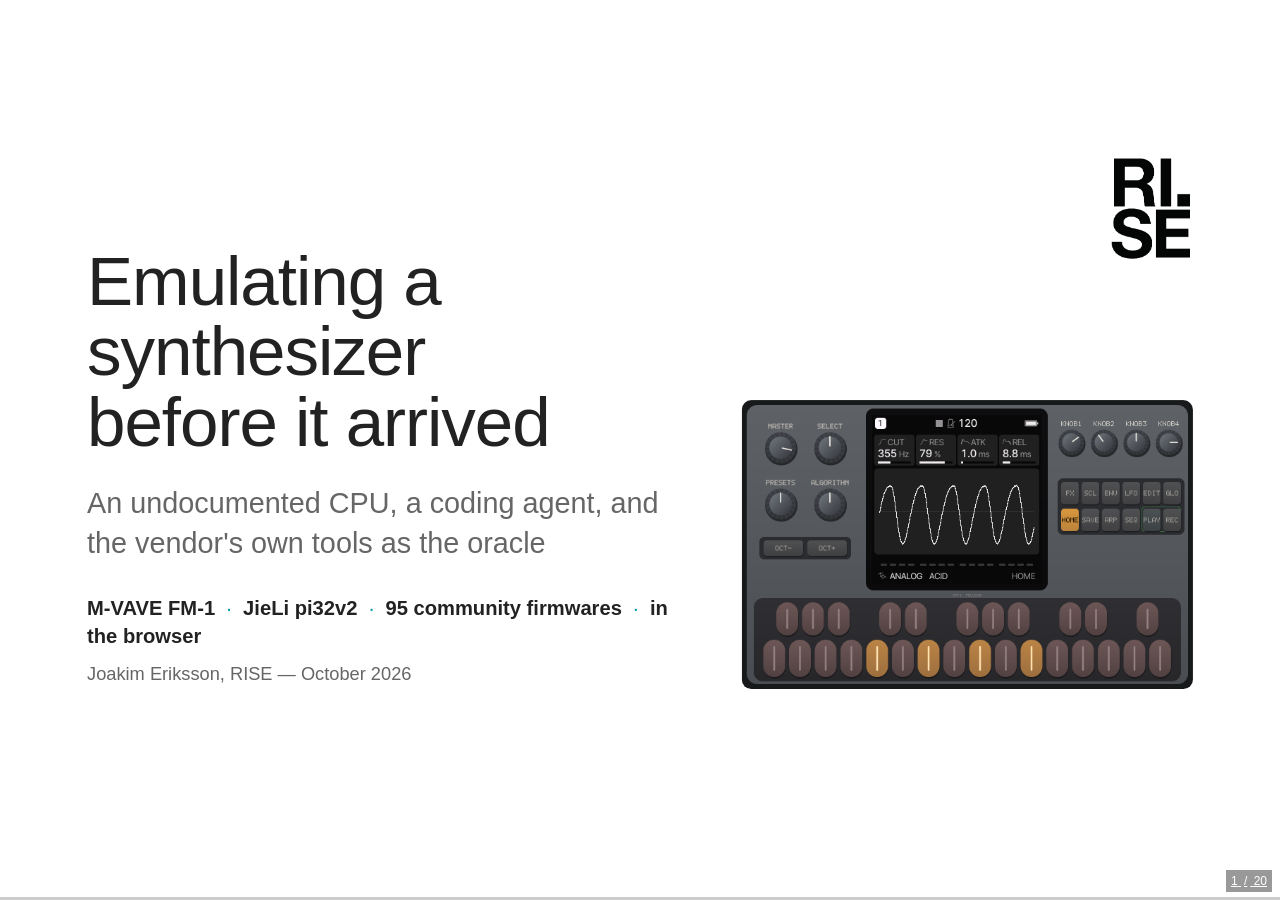
<file: fm1-emu/index.html>
<!doctype html>
<html lang="en">
<head>
<meta charset="utf-8">
<title>Emulating a synthesizer before it arrived — Joakim Eriksson, RISE</title>
<meta name="viewport" content="width=device-width, initial-scale=1">
<link rel="stylesheet" href="vendor/reset.css">
<link rel="stylesheet" href="vendor/reveal.css">
<style>
/* ---------- tokens (as in agentic-hw) ---------- */
:root{
  --ink:#222222;
  --grey:#666666;
  --mute:#9a9a9a;
  --teal:#009BA5;
  --teal-tint:#E6F4F5;
  --yellow:#FFE500;     /* RISE accent: reserved for the human in the loop */
  --coral:#D9534F;
  --coral-tint:#FBEBEA;
  --paper:#ffffff;
  --panel:#18191b;      /* the FM-1 page's background */
  --sans:"Helvetica Neue",Helvetica,Arial,sans-serif;
  --mono:ui-monospace,"SF Mono",Menlo,Consolas,monospace;
}
/* ---------- base ---------- */
.reveal{font-family:var(--sans);color:var(--ink);font-size:24px;line-height:1.35}
.reveal .slides{text-align:left}
.reveal .slides section{height:720px;box-sizing:border-box;padding:52px 64px 48px 64px}
.reveal .slides section::after{content:"";position:absolute;right:48px;bottom:36px;width:38px;height:48px;
  background:url(assets/rise-logo.png) no-repeat center/contain}
.reveal .slides section.title::after{width:88px;height:112px;right:64px;top:52px;bottom:auto}
.reveal h1,.reveal h2,.reveal h3{font-family:var(--sans);color:var(--ink);text-transform:none;letter-spacing:-.015em;margin:0}
.reveal h1{font-size:72px;font-weight:400;line-height:1.02}
.reveal h2{font-size:42px;font-weight:700;line-height:1.12;letter-spacing:-.022em;margin-bottom:8px}
.reveal h3{font-size:24px;font-weight:700;color:var(--teal);margin:0 0 10px}
.reveal p{margin:0 0 .6em}
.reveal .sub{font-size:22px;color:#555;margin-bottom:24px}
/* identity mark: a short teal bar over every content slide's headline */
.reveal .slides section:not(.title):not(.bleed):not(.demo-slide):not(.stack)>h2:first-of-type::before{content:"";display:block;width:56px;height:5px;background:var(--teal);margin:0 0 14px}
/* the three facts that shaped the project (slide 2) */
.reveal .facts{margin-top:20px;display:grid;gap:10px}
.reveal .facts p{margin:0;display:grid;grid-template-columns:40px 1fr;gap:14px;align-items:start;font-size:18px;line-height:1.3;padding:10px 16px;background:var(--teal-tint);border-left:5px solid var(--teal)}
.reveal .facts p.no{background:var(--coral-tint);border-left-color:var(--coral)}
.reveal .facts p>i{font-style:normal;font-weight:700;font-size:26px;line-height:1;color:var(--teal);text-align:center}
.reveal .facts p.no>i{color:var(--coral)}
.reveal .facts strong{display:block;font-size:20px}
/* chapter tracker: where we are in the story */
.reveal .chap{position:absolute;left:64px;top:18px;display:flex;gap:4px;font-size:14px;color:#b5b5b5;z-index:2}
.reveal .chap span{padding:3px 0 4px;margin-right:14px;border-bottom:3px solid transparent}
.reveal .chap span.past{color:var(--grey)}
.reveal .chap span.on{color:var(--teal);font-weight:700;border-bottom-color:var(--teal)}
/* defect -> symptom chains (bug slide) */
.reveal .chain{display:grid;grid-template-columns:330px 70px 1fr 170px;align-items:center;row-gap:10px;margin-top:6px;font-size:18px}
.reveal .chain>div{display:contents}
.reveal .chain .d{background:#fff;border:2px solid var(--teal);border-radius:8px;padding:8px 12px;line-height:1.25}
.reveal .chain .a{height:3px;background:var(--teal);position:relative;margin:0 10px}
.reveal .chain .a::after{content:"";position:absolute;right:-2px;top:-6px;border:7.5px solid transparent;border-left:11px solid var(--teal);border-right:0}
.reveal .chain .s{background:var(--coral-tint);border-left:5px solid var(--coral);padding:9px 14px;line-height:1.25}
.reveal .chain .f{font-size:14px;color:var(--grey);padding-left:14px}
.reveal .chain .hd{font-size:14px;color:var(--grey);font-weight:700}
/* closing line */
.reveal .punch{font-size:30px;line-height:1.25;letter-spacing:-.015em;text-align:center;margin-top:44px;padding-top:26px;border-top:4px solid var(--teal)}
.reveal ul{margin:0;padding-left:1.1em}
.reveal li{margin:0 0 .45em;padding-left:.15em}
.reveal li::marker{color:var(--teal)}
.reveal strong{font-weight:700}
.reveal em{font-style:italic}
.reveal code,.reveal .mono{font-family:var(--mono);font-size:.92em}
.reveal .small{font-size:19px;line-height:1.32}
.reveal .grey{color:var(--grey)}
.reveal .teal{color:var(--teal)}
.reveal .coral{color:var(--coral)}
.reveal .num{display:inline-flex;align-items:center;justify-content:center;width:44px;height:44px;border-radius:50%;
  background:var(--teal);color:#fff;font-weight:700;font-size:22px;vertical-align:middle;margin-right:14px;position:relative;top:-4px}
.reveal .quote{background:var(--teal-tint);padding:16px 22px;font-style:italic;font-size:22px;margin-top:18px}
.reveal .quote .who{display:block;font-style:normal;font-size:17px;color:var(--grey);margin-top:4px}
.reveal .warn{background:var(--coral-tint)}
.reveal .cols{display:grid;gap:36px}
.reveal .cols.two{grid-template-columns:1fr 1fr}
.reveal .cols.three{grid-template-columns:1fr 1fr 1fr;gap:22px}
.reveal .card{background:var(--teal-tint);padding:20px 22px;font-size:20px}
.reveal .card h3{font-size:22px}
.reveal .card li{margin-bottom:.4em}
.reveal .card.human{background:#FFF9C2}
.reveal .foot{position:absolute;left:64px;right:140px;bottom:44px;font-size:20px}
.reveal .stats{display:flex;gap:40px;margin:22px 0 26px}
.reveal .stat b{display:block;font-size:52px;font-weight:700;color:var(--teal);line-height:1;letter-spacing:-.02em}
.reveal .stat span{display:block;font-size:17px;color:var(--grey);margin-top:6px;max-width:180px}
.reveal .stat.bad b{color:var(--coral)}
.reveal .stat b i{font-style:normal}
.reveal .pattern strong{font-size:22px}
.reveal .pattern .num{width:38px;height:38px;font-size:19px}
.reveal .card p:has(> .num),.reveal .pattern p:has(> .num){display:flex;align-items:flex-start;gap:12px}
.reveal .card p:has(> .num) .num,.reveal .pattern p:has(> .num) .num{flex:none;margin:0;top:-2px}
.reveal .card p:has(> .num) strong,.reveal .pattern p:has(> .num) strong{line-height:1.25;padding-top:6px}
/* role chip on example slides */
.reveal .role{position:absolute;right:64px;top:16px;display:flex;gap:6px;align-items:center;font-size:15px;color:var(--mute)}
.reveal .role i{font-style:normal;padding:3px 9px;border:1px solid #ccc;border-radius:14px}
.reveal .role i.on{background:var(--teal);border-color:var(--teal);color:#fff;font-weight:700}
.reveal .role i.human{background:var(--yellow);border-color:var(--yellow);color:var(--ink);font-weight:700}
.reveal .role i.off{border-style:dashed;color:#bbb}
/* tables */
.reveal table{border-collapse:collapse;width:100%;font-size:20px;margin:10px 0}
.reveal th{text-align:left;font-weight:700;padding:8px 14px}
.reveal td{padding:9px 14px;vertical-align:middle;border:0}
.reveal tr:nth-child(even) td{background:var(--teal-tint)}
.reveal table.head th{background:var(--teal);color:#fff}
.reveal td.r,.reveal th.r{text-align:right}
.reveal table.tight td{padding:6px 14px}
/* diagrams */
.reveal svg text{font-family:var(--sans)}
.reveal .node{fill:#fff;stroke:var(--teal);stroke-width:2.5}
.reveal .node.em{fill:var(--teal-tint)}
.reveal .node.si{fill:var(--teal)}
.reveal .node.gone{fill:#fff;stroke:#bbb;stroke-dasharray:7 6}
.reveal .arrow{stroke:var(--teal);stroke-width:2.5;fill:none}
.reveal .dot{fill:var(--yellow);stroke:var(--ink);stroke-width:1.5}
.reveal .dot.model{fill:var(--teal);stroke:none}
/* fragments: keep quiet */
.reveal .fragment.rise{opacity:0;transform:translateY(8px);transition:all .35s ease}
.reveal .fragment.rise.visible{opacity:1;transform:none}
/* code */
.reveal pre.code{font-family:var(--mono);font-size:18px;line-height:1.45;background:var(--panel);color:#e8e8e8;padding:18px 22px;margin:8px 0 14px;border-radius:6px;white-space:pre;box-shadow:none;width:auto}
.reveal pre.code .c{color:#8a8f96}
.reveal pre.code .k{color:#6fd3da}
.reveal pre.code .n{color:#f0b35a}
.reveal .probes .stat b{font-size:42px}
/* the FM-1's screens */
.reveal .lcds{display:grid;grid-template-columns:repeat(3,168px);gap:10px;padding:12px;background:var(--panel);border-radius:10px;width:max-content}
.reveal .lcds img{width:168px;height:168px;display:block;image-rendering:auto;border-radius:3px}
.reveal .lcdcap{font-size:15px;color:var(--grey);margin-top:8px;max-width:540px}
/* full-bleed slides: the wall of firmwares, the live demo */
.reveal .slides section.bleed{padding:0;background:var(--panel)}
.reveal .slides section.bleed::after,.reveal .slides section.demo-slide::after,.reveal .slides section.stack::after{display:none}
.reveal .wall{position:absolute;left:0;top:0;width:1280px;height:638px;object-fit:cover;object-position:center top}
.reveal .wallcap{position:absolute;left:0;right:0;bottom:0;height:82px;box-sizing:border-box;padding:14px 64px;background:#fff;border-top:3px solid var(--teal);font-size:22px;display:flex;align-items:center;gap:24px}
.reveal .wallcap b.big{font-size:40px;color:var(--teal);letter-spacing:-.02em}
.reveal .slides section.demo-slide{padding:0}
.reveal .demo-cap{position:absolute;left:0;right:0;bottom:0;padding:10px 200px 10px 64px;background:rgba(255,255,255,.94);border-top:2px solid var(--teal);font-size:19px;pointer-events:none}
.reveal .demo-nav{position:absolute;right:64px;bottom:7px;display:flex;gap:8px;pointer-events:auto}
.reveal .demo-nav button{font:700 22px/1 var(--sans);color:#fff;background:var(--teal);border:0;border-radius:6px;padding:8px 16px;cursor:pointer}
.reveal .demo-nav button:hover{background:#007d85}
.reveal .kbd{font-family:var(--mono);font-size:.85em;background:#eee;padding:1px 6px;border-radius:4px}
/* catalog strip (slide 7): one cell per catalog firmware, checked in turn */
.reveal .cat{display:grid;grid-template-columns:repeat(19,1fr);gap:4px;margin:10px 0 8px}
.reveal .cat i{height:22px;border-radius:2px;background:#e3e6e8;transition:background .15s}
.reveal .cat i.ok{background:var(--teal)}
.reveal .cat i.moved{background:var(--yellow);outline:2px solid var(--ink);outline-offset:-2px}
.reveal .catlegend{font-size:16px;color:var(--grey);display:flex;gap:18px;align-items:center}
.reveal .catlegend i{display:inline-block;width:14px;height:14px;border-radius:2px;margin-right:6px;vertical-align:-2px}
/* timeline (slide 11) */
.reveal .tl{position:relative;margin:30px 0 0;height:250px}
.reveal .tl::before{content:"";position:absolute;left:0;right:0;top:54px;height:4px;background:var(--teal)}
.reveal .tl .ev{position:absolute;top:0;width:128px;font-size:15px;line-height:1.25}
.reveal .tl .ev b{display:block;font-size:17px;color:var(--teal);margin-bottom:46px}
.reveal .tl .ev::before{content:"";position:absolute;left:0;top:47px;width:14px;height:14px;border-radius:50%;background:#fff;border:3px solid var(--teal)}
.reveal .tl .ev.hw::before{background:var(--yellow);border-color:var(--ink)}
.reveal .tl .ev.bad::before{background:var(--coral);border-color:var(--coral)}
.reveal .tl .ev.bad b{color:var(--coral)}
.reveal .tl .ev.rel::before{background:var(--teal)}
.reveal .tl .ev span{display:block;margin-top:14px}
@media (prefers-reduced-motion:reduce){ .reveal .fragment.rise{transition:none} .reveal svg animateMotion{display:none} }
@media print{ .reveal .slides section::after{display:block} }
</style>
</head>
<body>
<div class="reveal">
<div class="slides">

<!-- ============ 1 · Title ============ -->
<section class="title" data-timing="15">
  <div style="margin-top:96px;display:grid;grid-template-columns:1fr 470px;gap:40px;align-items:end">
    <div>
      <h1>Emulating a synthesizer<br>before it arrived</h1>
      <p style="font-size:30px;color:var(--grey);margin:28px 0 34px">An undocumented CPU, a coding agent, and the vendor's own tools as the oracle</p>
      <p style="font-size:21px"><strong>M-VAVE FM-1</strong><span class="teal"> &nbsp;·&nbsp; </span><strong>JieLi pi32v2</strong><span class="teal"> &nbsp;·&nbsp; </span><strong>95 community firmwares</strong><span class="teal"> &nbsp;·&nbsp; </span><strong>in the browser</strong></p>
      <p class="small grey">Joakim Eriksson, RISE — October 2026</p>
    </div>
    <img src="assets/panel-felucca.png" alt="The emulated FM-1's panel running Felucca, a chord held" style="width:470px;border-radius:10px;margin-bottom:8px">
  </div>
  <aside class="notes">0:00. This is a pocket synthesizer. In October I ordered one, and before it arrived I had an emulator of it running every firmware people had written for it — built with a coding agent in five days. This talk is how, and what kept it honest when there was no board to compare with.</aside>
</section>

<!-- ============ 2 · The device and the problem ============ -->
<section data-timing="60">
  <h2>A pocket synth that people write firmware for</h2>
  <div class="cols two" style="grid-template-columns:1fr 540px;margin-top:22px;gap:40px">
    <div>
      <ul class="small">
        <li><strong>M-VAVE FM-1:</strong> six-operator FM, 240×240 colour screen, 27 keys, 7 encoders, MIDI in, stereo out.</li>
        <li>Updates are USB-MIDI with only a CRC check, so <strong>the community wrote its own firmwares within weeks:</strong> drum machines, grooveboxes, a chord harp… and Doom.</li>
        <li><strong>The goal:</strong> run them <em>unmodified</em>. Try before you flash, develop without the synth, play in a browser.</li>
      </ul>
      <div class="facts">
        <p class="no fragment rise"><i>✕</i><span><strong>The CPU is undocumented</strong>JieLi's pi32v2: 2-, 4- and 6-byte instructions, dual-issue pairs, hardware loops. No manual.</span></p>
        <p class="fragment rise"><i>✓</i><span><strong>The vendor's toolchain is public</strong>A Clang 4.0.1 fork and an objdump that disassembles it. Linux x86-64 only: Docker on a Mac.</span></p>
        <p class="no fragment rise"><i>✕</i><span><strong>There was no hardware</strong>The FM-1 was ordered on 8 October and had not arrived.</span></p>
      </div>
    </div>
    <div>
      <div class="lcds">
        <img src="assets/lcd/fm1doom.png" alt="FM-1 Doom"><img src="assets/lcd/x0x.png" alt="X0X, a TR-909 style drum machine"><img src="assets/lcd/amb.png" alt="Ambient generator">
        <img src="assets/lcd/sid.png" alt="FM-1 SID"><img src="assets/lcd/rainbow.png" alt="Rainbow Mode"><img src="assets/lcd/choralroot.png" alt="Choralroot">
      </div>
      <p class="lcdcap">Six of them, on the emulated screen: Doom, a 909 drum machine, an ambient garden, a C64 SID synth, Rainbow Mode, a looper.</p>
    </div>
  </div>
  <aside class="notes">0:15. The FM-1 is cheap, and its update channel is open enough that a community formed around writing replacement firmwares. The emulator's job: run those firmwares unmodified. Three facts shaped it: an undocumented CPU, a public vendor toolchain — which turned out to be the key — and no hardware on the desk.</aside>
</section>

<!-- ============ 3 · The loop without a board ============ -->
<section data-timing="50">
  <h2>No board yet? Then the vendor's tools are the oracle</h2>
  <svg viewBox="0 0 1150 420" width="1150" height="420" style="margin-top:4px">
    <defs><marker id="ah" viewBox="0 0 10 10" refX="9" refY="5" markerWidth="7" markerHeight="7" orient="auto"><path d="M0 0L10 5L0 10z" fill="#009BA5"/></marker>
          <marker id="ahg" viewBox="0 0 10 10" refX="9" refY="5" markerWidth="6" markerHeight="6" orient="auto"><path d="M0 0L10 5L0 10z" fill="#999"/></marker></defs>
    <rect class="node" x="10" y="60" width="220" height="70" rx="14"/>
    <text x="120" y="103" text-anchor="middle" font-size="22" font-weight="700">Agent</text>
    <rect class="node" x="290" y="60" width="250" height="70" rx="14"/>
    <text x="415" y="102" text-anchor="middle" font-size="20" font-weight="700">Emulator code</text>
    <rect class="node em" x="600" y="60" width="250" height="70" rx="14"/>
    <text x="725" y="94" text-anchor="middle" font-size="20" font-weight="700">Real firmwares</text>
    <text x="725" y="116" text-anchor="middle" font-size="15" fill="#666">running on it</text>
    <rect class="node gone" x="912" y="30" width="226" height="138" rx="14"/>
    <image href="assets/panel-felucca.png" x="967" y="38" width="116" height="74" style="filter:grayscale(1);opacity:.45"/>
    <text x="1025" y="134" text-anchor="middle" font-size="18" font-weight="700" fill="#888">Real FM-1</text>
    <text x="1025" y="156" text-anchor="middle" font-size="14" fill="#999" font-style="italic">ordered, not here</text>
    <path class="arrow" style="marker-end:url(#ah)" d="M230 95 L288 95"/>
    <path class="arrow" style="marker-end:url(#ah)" d="M540 95 L598 95"/>
    <path d="M850 95 L908 95" stroke="#bbb" stroke-width="2.5" stroke-dasharray="6 5" fill="none" style="marker-end:url(#ahg)"/>
    <!-- the vendor's tools, under the emulator -->
    <g class="fragment" data-fragment-index="1">
      <rect x="290" y="176" width="850" height="96" rx="14" fill="#E6F4F5" stroke="#009BA5" stroke-width="2"/>
      <text x="310" y="204" font-size="16" font-weight="700" fill="#009BA5">THE VENDOR'S OWN TOOLS</text>
      <text x="310" y="234" font-size="17"><tspan font-weight="700">objdump</tspan><tspan fill="#666"> — how each instruction is encoded</tspan></text>
      <text x="310" y="260" font-size="17"><tspan font-weight="700">assembler</tspan><tspan fill="#666"> — the bits no firmware happens to use</tspan></text>
      <text x="740" y="234" font-size="17"><tspan font-weight="700">compiler</tspan><tspan fill="#666"> — what each instruction computes</tspan></text>
      <text x="740" y="260" font-size="17"><tspan font-weight="700">firmwares</tspan><tspan fill="#666"> — what correct looks like</tspan></text>
      <path class="arrow" style="marker-end:url(#ah)" d="M415 176 L415 134"/>
      <path class="arrow" style="marker-end:url(#ah)" d="M725 176 L725 134"/>
    </g>
    <!-- the observation path back to the agent -->
    <g class="fragment" data-fragment-index="2">
      <path class="arrow" style="marker-end:url(#ah)" d="M725 60 L725 24 L120 24 L120 56"/>
      <text x="140" y="16" font-size="16" fill="#666"><tspan font-weight="700" fill="#009BA5">observation: </tspan>the screen as images · the audio as bytes · the unknown, logged</text>
      <circle class="dot model" r="7"><animateMotion dur="5s" repeatCount="indefinite" path="M120 95 L415 95 L725 95 L725 24 L120 24 Z"/></circle>
    </g>
    <g class="fragment rise" data-fragment-index="3">
      <text x="10" y="330" font-size="23"><tspan font-weight="700" fill="#009BA5">Oracle</tspan><tspan fill="#666"> — the vendor's tools, until the board arrives</tspan></text>
      <text x="10" y="366" font-size="23"><tspan font-weight="700" fill="#009BA5">Proxy</tspan><tspan fill="#666"> — the emulator becomes the board, for everyone who writes firmware</tspan></text>
      <text x="10" y="402" font-size="23"><tspan font-weight="700" fill="#009BA5">Calibrator</tspan><tspan fill="#666"> — the board's job when it arrives: measure the chip, tune the emulator</tspan></text>
    </g>
  </svg>
  <aside class="notes">1:15. Same loop as in my hardware-in-the-loop talk, with the board missing. What fills its place: the vendor's own tools. Their disassembler says how instructions are encoded, their assembler fills in the bits no firmware uses, their compiler says what instructions compute. And the firmwares themselves define what correct looks like: a screen, a sound. Oracle, proxy, calibrator again — and calibrator is the board's job once it arrives. That part comes later, and it is the part that hurt.</aside>
</section>

<!-- ============ 4 · Mining the ISA ============ -->
<section data-timing="60">
  <div class="role"><i>agent</i><i>code</i><i>emulator</i><i class="on">vendor tools = oracle</i><i class="off">board</i></div>
  <h2><span class="num">1</span>Recovering the instruction set: a mining job</h2>
  <p class="sub">Day one's plan: <em>"a mining exercise, not black-box discovery."</em></p>
  <div class="stats" style="margin:8px 0 18px">
    <div class="stat"><b class="count" data-to="421000" data-sep="1">0</b><span>instructions disassembled by the vendor's objdump</span></div>
    <div class="stat"><b class="count" data-to="25">0</b><span>firmware listings mined</span></div>
    <div class="stat"><b class="count" data-to="2765">0</b><span>instruction classes in one table</span></div>
    <div class="stat"><b>0</b><span>mismatches against the vendor</span></div>
  </div>
  <div class="cols two" style="grid-template-columns:1fr 1fr;gap:34px">
    <div>
      <svg viewBox="0 0 560 250" width="560" height="250">
        <defs><marker id="ah4" viewBox="0 0 10 10" refX="9" refY="5" markerWidth="7" markerHeight="7" orient="auto"><path d="M0 0L10 5L0 10z" fill="#009BA5"/></marker></defs>
        <rect class="node" x="0" y="10" width="160" height="58" rx="10"/><text x="80" y="36" text-anchor="middle" font-size="16" font-weight="700">Firmware images</text><text x="80" y="56" text-anchor="middle" font-size="13" fill="#666">stock, loaders, community</text>
        <rect class="node em" x="200" y="10" width="160" height="58" rx="10"/><text x="280" y="36" text-anchor="middle" font-size="16" font-weight="700">Vendor objdump</text><text x="280" y="56" text-anchor="middle" font-size="13" fill="#666">in Docker</text>
        <rect class="node" x="400" y="10" width="160" height="58" rx="10"/><text x="480" y="36" text-anchor="middle" font-size="16" font-weight="700">Mask mining</text><text x="480" y="56" text-anchor="middle" font-size="13" fill="#666">same shape → one class</text>
        <rect class="node si" x="400" y="100" width="160" height="58" rx="10"/><text x="480" y="126" text-anchor="middle" font-size="16" font-weight="700" fill="#fff">isa/fm1.yaml</text><text x="480" y="146" text-anchor="middle" font-size="13" fill="#fff">the one source of truth</text>
        <rect class="node" x="200" y="100" width="160" height="58" rx="10"/><text x="280" y="126" text-anchor="middle" font-size="16" font-weight="700">Operand solver</text><text x="280" y="146" text-anchor="middle" font-size="13" fill="#666">exact linear fits</text>
        <rect class="node" x="0" y="100" width="160" height="58" rx="10"/><text x="80" y="126" text-anchor="middle" font-size="16" font-weight="700">Generated decoder</text><text x="80" y="146" text-anchor="middle" font-size="13" fill="#666">never edited by hand</text>
        <path class="arrow" style="marker-end:url(#ah4)" d="M160 39 L198 39"/><path class="arrow" style="marker-end:url(#ah4)" d="M360 39 L398 39"/>
        <path class="arrow" style="marker-end:url(#ah4)" d="M480 68 L480 98"/><path class="arrow" style="marker-end:url(#ah4)" d="M400 129 L362 129"/><path class="arrow" style="marker-end:url(#ah4)" d="M200 129 L162 129"/>
        <rect x="0" y="190" width="560" height="50" rx="10" fill="none" stroke="#009BA5" stroke-width="1.6" stroke-dasharray="6 5"/>
        <text x="280" y="221" text-anchor="middle" font-size="15" fill="#444">gate: every decoded word compared with the vendor's own disassembly</text>
        <path d="M80 158 L80 188" stroke="#009BA5" stroke-width="1.6" stroke-dasharray="4 4"/>
      </svg>
    </div>
    <div class="small">
      <p><strong>Operands as exact linear models.</strong> Each printed operand is fitted over the bits that vary. A fit is kept only if it reproduces <em>every</em> sample of its class.</p>
      <p class="fragment rise"><strong>One rule</strong> for a packed 12-bit constant reproduces a 70-entry table of observed constants, IEEE floats among them, and about 1 650 samples.</p>
      <p class="fragment rise"><strong>Felucca 1.6 came out on the day the report was written</strong> and halted on <code>d7 ec 51 38</code>. Comparing every load and store across the 25 listings gave <strong>one model: 27 884 samples, 0 mismatches.</strong> It played the same day.</p>
    </div>
  </div>
  <aside class="notes">2:05. The vendor objdump prints every instruction's bytes next to its text. Over 421 thousand instructions, group by printed shape, and the bits that never vary are the opcode. Operands are then fitted as exact linear models — accepted only if every sample reproduces. The YAML table is the single source of truth; the Rust decoder is generated from it. When a new Felucca halted on an unknown instruction, the fix was one more model, checked against 27 thousand samples.</aside>
</section>

<!-- ============ 5 · The compiler as oracle ============ -->
<section data-timing="50" class="probes">
  <div class="role"><i>agent</i><i>code</i><i>emulator</i><i class="on">vendor tools = oracle</i><i class="off">board</i></div>
  <h2><span class="num">2</span>The compiler's constant folding says what is right</h2>
  <p class="sub">A probe computes each expression twice: once at run time on the emulated CPU, once folded by the vendor's LLVM at compile time</p>
  <div class="cols two" style="grid-template-columns:600px 1fr;gap:40px">
    <div>
<pre class="code"><span class="c">// probes/arith.c, built with the vendor's Clang</span>
<span class="k">volatile</span> int32_t  a = <span class="n">1234567</span>, b = <span class="n">-89</span>, c = <span class="n">7</span>;
<span class="k">volatile</span> uint32_t ua = <span class="n">0xDEADBEEF</span>, uc = <span class="n">13</span>;

T(a / c,   <span class="n">1234567 / 7</span>);
T(b % c,   <span class="n">-89 % 7</span>);
T(ua % uc, <span class="n">0xDEADBEEFu % 13u</span>);
T(a * 241, <span class="n">1234567 * 241</span>);</pre>
      <svg viewBox="0 0 600 170" width="600" height="170" style="margin-top:2px">
        <defs><marker id="ah5" viewBox="0 0 10 10" refX="9" refY="5" markerWidth="7" markerHeight="7" orient="auto"><path d="M0 0L10 5L0 10z" fill="#009BA5"/></marker></defs>
        <rect class="node" x="0" y="58" width="130" height="54" rx="10"/><text x="65" y="91" text-anchor="middle" font-size="16" font-weight="700" font-family="ui-monospace,Menlo,monospace">T(a / c, …)</text>
        <rect class="node em" x="180" y="6" width="250" height="54" rx="10"/><text x="305" y="29" text-anchor="middle" font-size="15" font-weight="700">left: pi32v2 instructions</text><text x="305" y="49" text-anchor="middle" font-size="13" fill="#666">run on the emulated CPU</text>
        <rect class="node em" x="180" y="110" width="250" height="54" rx="10"/><text x="305" y="133" text-anchor="middle" font-size="15" font-weight="700">right: a number</text><text x="305" y="153" text-anchor="middle" font-size="13" fill="#666">folded by the vendor's LLVM</text>
        <path class="arrow" style="marker-end:url(#ah5)" d="M130 78 L178 36"/><path class="arrow" style="marker-end:url(#ah5)" d="M130 92 L178 134"/>
        <path class="arrow" style="marker-end:url(#ah5)" d="M430 33 L488 76"/><path class="arrow" style="marker-end:url(#ah5)" d="M430 137 L488 94"/>
        <circle cx="520" cy="85" r="30" fill="#009BA5"/><text x="520" y="95" text-anchor="middle" font-size="30" font-weight="700" fill="#fff">=?</text>
        <text x="520" y="134" text-anchor="middle" font-size="13" fill="#D9534F" font-weight="700">mismatch =</text><text x="520" y="150" text-anchor="middle" font-size="13" fill="#D9534F" font-weight="700">emulator bug</text>
      </svg>
    </div>
    <div>
      <div class="stats" style="flex-direction:column;gap:12px;margin:4px 0 14px">
        <div class="stat"><b class="count" data-to="121">0</b><span>integer arithmetic checks</span></div>
        <div class="stat"><b class="count" data-to="1464">0</b><span>floating-point cases, against LLVM's own folding</span></div>
        <div class="stat"><b class="count" data-to="139">0</b><span>checks of Felucca's font decoder, on data from its own packer</span></div>
      </div>
      <p class="small fragment rise" style="margin-right:70px"><strong>And the bits no firmware uses:</strong> sweep one operand at a time, assemble thousands of lines per Docker run, read the bytes back. That is how the floating-point unit was found.</p>
    </div>
  </div>
  <aside class="notes">3:05. The trick I like most. The compiler is the oracle for the compiler's own model of the ISA: volatile inputs force run-time code, the same expression with constants is folded by LLVM. Disagree, and the emulator is wrong. Hundreds of checks for integers, more than fourteen hundred for floating point. And for bits that never appear in any firmware: ask the assembler.</aside>
</section>

<!-- ============ 6 · Bugs invisible at the point of failure ============ -->
<section data-timing="45">
  <h2>Every bug was invisible where it happened</h2>
  <p class="sub">A selection from the work log: one wrong instruction, and the symptom shows up much later, in a picture or a sound</p>
  <div class="chain">
    <div><span class="hd">Defect: one instruction</span><span></span><span class="hd">Symptom: far away</span><span class="hd" style="padding-left:14px">Found by</span></div>
    <div><span class="d">a 2-byte shift took bit 7 as a register bit</span><span class="a"></span><span class="s">copy loops ran 4× too long; RAM corrupted</span><span class="f">a boot trace</span></div>
    <div><span class="d">a 16-bit read at word offset 2</span><span class="a"></span><span class="s"><strong>every 16-bit canvas sheared</strong></span><span class="f">a probe</span></div>
    <div><span class="d fragment rise" data-fragment-index="1">unsigned compares sign-extended</span><span class="a fragment rise" data-fragment-index="1"></span><span class="s fragment rise" data-fragment-index="1">wrong branches on <code>if (r2 &lt; 2111)</code></span><span class="f fragment rise" data-fragment-index="1">a probe</span></div>
    <div><span class="d fragment rise" data-fragment-index="2">no arithmetic flags</span><span class="a fragment rise" data-fragment-index="2"></span><span class="s fragment rise" data-fragment-index="2">64-bit adds lost their carry; <strong>the SID filter sounded wrong</strong></span><span class="f fragment rise" data-fragment-index="2">soft-double probes</span></div>
    <div><span class="d fragment rise" data-fragment-index="3">the random-number unit read as 0</span><span class="a fragment rise" data-fragment-index="3"></span><span class="s fragment rise" data-fragment-index="3"><strong>the stock UI froze after 8 seconds</strong></span><span class="f fragment rise" data-fragment-index="3">debugging the freeze</span></div>
    <div><span class="d fragment rise" data-fragment-index="4">a hand-written decoder: bit 7 in the register</span><span class="a fragment rise" data-fragment-index="4"></span><span class="s fragment rise" data-fragment-index="4">stored <code>r9</code> instead of <code>r1</code></span><span class="f fragment rise" data-fragment-index="4">the solver replacing hand code</span></div>
  </div>
  <p class="foot teal" style="font-style:italic">Three of the hand-written decoders were silently wrong. They surfaced only when generated ones replaced them.</p>
  <aside class="notes">3:55. Don't read the table. The point: the defect is in one instruction; the symptom is a sheared picture, a frozen screen, a filter that sounds off — seconds or megabytes later. My favourite: the stock UI froze after eight seconds because a random-number register read zero, and a routine parks its task when the random word equals a fixed value. Zero always did.</aside>
</section>

<!-- ============ 7 · Byte-identical ============ -->
<section data-timing="60">
  <div class="role"><i>agent</i><i>code</i><i class="on">emulator = proxy</i><i class="on">catalog = oracle</i><i class="off">board</i></div>
  <h2><span class="num">3</span>Byte-identical, or it didn't happen</h2>
  <p class="sub">Three ways to run the same code: one instruction at a time, a block interpreter, and JITs to ARM64, x86-64 and WebAssembly</p>
  <div class="cols two" style="grid-template-columns:1fr 1fr;gap:40px">
    <div class="small">
      <p><strong>The rule:</strong> an optimisation is accepted only if every firmware's audio stays <strong>byte-identical</strong> in every mode, and to the build before. "Did the JIT break something subtle?" becomes a file comparison.</p>
      <p><strong>Today, in CI:</strong> on every emulator pull request and before every release, all 95 catalog firmwares play 8 s of scripted keys, MIDI and PLAY, compiled <em>and</em> interpreted, against stored audio hashes. About 5 minutes, 4 machines.</p>
      <div class="stats" style="margin:16px 0 0;gap:30px">
        <div class="stat"><b>5–9×</b><span>real time at the chip's 240 MHz, natively (an M5 Max)</span></div>
        <div class="stat"><b>~25 µs</b><span>to compile a hot region to WebAssembly, inside the browser's audio thread</span></div>
      </div>
    </div>
    <div>
      <h3>The catalog check, on the fix for Rainbow Mode's hang</h3>
      <div class="cat" id="cat" data-n="95" data-moved="6,19,33,47,61,80"></div>
      <div class="catlegend"><span><i style="background:var(--teal)"></i>identical</span><span><i style="background:var(--yellow);outline:2px solid #222;outline-offset:-2px"></i>sound changed: listed, listened to, re-hashed</span></div>
      <p class="small" style="margin-top:14px">A contributor's fix (the global interrupt-enable bit) made Rainbow Mode play instead of hang. The check listed exactly <strong>which six firmwares changed sound</strong>. Each change was right: Rainbow plays, a note now lands on time.</p>
      <p class="small teal"><strong>Pin every output first. Then going faster is safe, and a change that moves a sound has to say so.</strong></p>
    </div>
  </div>
  <aside class="notes">4:40. This is the rule that made it safe to write two JITs without fear. Every optimisation: audio byte-identical across modes and builds. It is now CI: 95 firmwares, compiled and interpreted, hashed. Last week a contributor fixed an interrupt bit, and the check named the six firmwares whose sound changed — all six for the right reason. (The positions of the yellow cells are illustrative; the six were Bunker, DUELL, FMini, MAKU, Melodee, Rainbow.)</aside>
</section>

<!-- ============ 8 · The wall ============ -->
<section class="bleed" data-timing="20">
  <img class="wall" src="assets/wall.jpg" alt="Seventy-one FM-1 firmwares' screens, one frame each, rendered by the emulator">
  <div class="wallcap"><b class="big">71</b><span>firmwares, one frame each, rendered by the emulator for this slide. <strong>None of them modified.</strong> <span class="grey">(Of 95 in the catalog; look-alike builds left out.)</span></span></div>
  <aside class="notes">5:40. Twenty seconds of silence works here. Every one of these is somebody's firmware, running unchanged on the emulated chip: sequencers, Doom, a cat on a skateboard, a SID synth.</aside>
</section>

<!-- ============ 9 · Live demo ============ -->
<!-- The emulator's own page with ?embed=1 (only the device and its controls) as an interactive background.
     It fetches each firmware from its author's site, so the demo needs the network. -->
<section>
<section data-demo-fw="scintilla" data-background-interactive class="demo-slide" data-timing="60">
  <div class="demo-cap"><strong>Live:</strong> my own firmware, Scintilla: the 1981 Elka Synthex with all 80 factory sounds, written on the emulator, booting its real update package in this browser tab. <span class="grey">Click Start · <span class="kbd">D</span> reboots · <span class="kbd">↓</span> three more.</span></div>
  <div class="demo-nav"><button data-go="reboot" title="reboot the demo (D)">↻</button><button data-go="prev" title="previous slide (←)">‹</button><button data-go="next" title="next slide (→)">›</button></div>
  <aside class="notes">6:00. Click Start. Scintilla boots: my own firmware, the Elka Synthex on the FM-1, written against the emulator before the board arrived, and the same package then ran unchanged on the real FM-1. Play a chord with the mouse or the keyboard (A to apostrophe); turn a knob to change sound (the laser harp is a good one). The sub-slides below are extras: Felucca, an unmodified community firmware, then SID and Doom.</aside>
</section>
<section data-demo-fw="felucca" data-background-interactive class="demo-slide" data-timing="0">
  <div class="demo-cap"><strong>Extra:</strong> Felucca, a community firmware, its real update package unmodified on the emulated chip.</div>
  <div class="demo-nav"><button data-go="reboot" title="reboot the demo (D)">↻</button><button data-go="prev" title="previous slide (←)">‹</button><button data-go="next" title="next slide (→)">›</button></div>
  <aside class="notes">Extra. Felucca boots from its author's GitHub Pages, exactly the file a real FM-1 would install.</aside>
</section>
<section data-demo-fw="sid" data-background-interactive class="demo-slide" data-timing="0">
  <div class="demo-cap"><strong>Extra:</strong> FM-1 SID — a Commodore 64 tune's own 6502 code and a SID chip model, running on the emulated FM-1's CPU.</div>
  <div class="demo-nav"><button data-go="reboot" title="reboot the demo (D)">↻</button><button data-go="prev" title="previous slide (←)">‹</button><button data-go="next" title="next slide (→)">›</button></div>
  <aside class="notes">7:00. Extra. The firmware of the next slide, live.</aside>
</section>
<section data-demo-fw="fm1doom" data-background-interactive class="demo-slide" data-timing="0">
  <div class="demo-cap"><strong>Extra:</strong> FM-1 Doom. A community port, unmodified, on the emulated chip.</div>
  <div class="demo-nav"><button data-go="reboot" title="reboot the demo (D)">↻</button><button data-go="prev" title="previous slide (←)">‹</button><button data-go="next" title="next slide (→)">›</button></div>
  <aside class="notes">7:00. Extra, for fun.</aside>
</section>
</section>

<!-- ============ 10 · FM-1 SID ============ -->
<section data-timing="55">
  <div class="role"><i>agent</i><i>code</i><i class="on">emulator = proxy</i><i class="off">board</i></div>
  <h2><span class="num">4</span>A new firmware, written on the emulator</h2>
  <p class="sub">FM-1 SID: could the FM-1 be a Commodore 64 sound chip? Machines inside machines, each one checked</p>
  <div class="cols two" style="grid-template-columns:470px 1fr;gap:36px">
    <svg viewBox="0 0 470 380" width="470" height="380">
      <rect x="2" y="2" width="466" height="376" rx="16" fill="#fff" stroke="#009BA5" stroke-width="2.5"/>
      <text x="22" y="32" font-size="17" font-weight="700">Your browser</text>
      <rect x="20" y="46" width="430" height="314" rx="14" fill="#E6F4F5" stroke="#009BA5" stroke-width="2"/>
      <text x="40" y="74" font-size="17" font-weight="700">WebAssembly</text><text x="160" y="74" font-size="14" fill="#666">+ hot code JIT-compiled to more Wasm</text>
      <rect x="38" y="88" width="394" height="254" rx="12" fill="#fff" stroke="#009BA5" stroke-width="2"/>
      <text x="58" y="116" font-size="17" font-weight="700">The emulated FM-1</text><text x="225" y="116" font-size="14" fill="#666">pi32v2 at 240 MHz</text>
      <rect x="56" y="130" width="358" height="194" rx="10" fill="#009BA5"/>
      <text x="76" y="158" font-size="17" font-weight="700" fill="#fff">FM-1 SID firmware</text>
      <rect x="74" y="172" width="160" height="134" rx="8" fill="#fff"/>
      <text x="154" y="198" text-anchor="middle" font-size="15" font-weight="700">m6502.h</text>
      <text x="154" y="218" text-anchor="middle" font-size="13" fill="#666">a 6502, cycle-stepped</text>
      <rect x="88" y="232" width="132" height="58" rx="6" fill="#FFE500" stroke="#222" stroke-width="1.2"/>
      <text x="154" y="257" text-anchor="middle" font-size="14" font-weight="700">the C64 tune's</text>
      <text x="154" y="276" text-anchor="middle" font-size="14" font-weight="700">own 6502 code</text>
      <rect x="244" y="172" width="152" height="134" rx="8" fill="#fff"/>
      <text x="320" y="198" text-anchor="middle" font-size="15" font-weight="700">reSID 0.16</text>
      <text x="320" y="218" text-anchor="middle" font-size="13" fill="#666">the SID chip, clocked</text>
      <text x="320" y="236" text-anchor="middle" font-size="13" fill="#666">to each write's cycle</text>
      <path d="M234 262 L244 262" stroke="#009BA5" stroke-width="2"/>
      <text x="320" y="272" text-anchor="middle" font-size="13" fill="#009BA5" font-weight="700">register writes →</text>
    </svg>
    <div>
      <table class="head" style="font-size:17px;margin-top:0">
        <tr><th>SID engine, per sample</th><th class="r">instructions</th><th class="r">of the core</th></tr>
        <tr><td>own integer model</td><td class="r">316</td><td class="r">5.8 %</td></tr>
        <tr><td><strong>reSID 0.16, fast: chosen</strong></td><td class="r"><strong>440</strong></td><td class="r"><strong>8.1 %</strong></td></tr>
        <tr><td>reSID 0.16, interpolate</td><td class="r">5 562</td><td class="r coral">102 %</td></tr>
        <tr><td>reSID 0.16, resample</td><td class="r">39 226</td><td class="r coral">721 %</td></tr>
      </table>
      <ul class="small" style="margin-top:12px">
        <li>Measured by counting emulated instructions; output <strong>bit-identical</strong> to the same code built for the host.</li>
        <li>Output correlates 0.984 with host reSID on the same register stream. With the effects at zero: <strong>0 of 176 512 samples</strong> differ from the build before.</li>
        <li>Writing it <strong>found four more emulator bugs</strong>, the missing carry among them.</li>
        <li class="fragment rise"><strong class="coral">Then it was offered as an install for the real FM-1, before anyone had run it on one.</strong></li>
      </ul>
    </div>
  </div>
  <aside class="notes">7:00. The emulator as a development platform. A C64 tune's code runs in a 6502 emulator, compiled for the FM-1's CPU, running on the emulated FM-1, running in WebAssembly, whose hot code is compiled to more WebAssembly. The engine was chosen by measuring cost on the emulated chip. And writing a real firmware found four more emulator bugs — which is an argument for developing on an emulator where every fix comes with a probe. Last point: it was offered as an install for real units before anyone had run it on one. Hold that thought.</aside>
</section>

<!-- ============ 11 · Timeline ============ -->
<section data-timing="45">
  <h2>Five days to a browser, three weeks to a release</h2>
  <div class="tl">
    <div class="ev" style="left:0"><b>8 Oct</b>Recon. The vendor toolchain in Docker reproduces a known disassembly byte for byte.</div>
    <div class="ev" style="left:138px"><b>9 Oct</b>1 067 classes mined. The stock firmware boots to its RTOS on two cores.</div>
    <div class="ev rel" style="left:276px"><b>10 Oct</b>Timers, screen, audio, keys. <strong>Felucca plays.</strong> Fifteen firmwares in the browser.</div>
    <div class="ev" style="left:414px"><b>11–12 Oct</b>Both cores, the Wasm JIT, MIDI in. FM-1 SID offered as an install.</div>
    <div class="ev rel" style="left:552px"><b>15 Oct</b>The instrument plugin: AU, VST3, CLAP.</div>
    <div class="ev bad" style="left:690px"><b>19 Oct</b>v0.2.0. <strong>FM-1 SID's users cannot reach their units.</strong></div>
    <div class="ev hw" style="left:828px"><b>23 Oct</b>The FM-1 is here. FM-1 SID fails on it.</div>
    <div class="ev hw" style="left:966px"><b>24–25 Oct</b>fm1-dock and probes; FM-1 SID verified on the device.</div>
    <div class="ev rel" style="left:1104px;width:110px"><b>26 Oct</b>v0.3.0: M-VAVE's V16, x86-64 JIT.</div>
  </div>
  <div class="stats" style="margin-top:0;gap:42px">
    <div class="stat"><b class="count" data-to="274">0</b><span>commits</span></div>
    <div class="stat"><b class="count" data-to="63">0</b><span>pull requests merged</span></div>
    <div class="stat"><b class="count" data-to="95">0</b><span>firmwares in the catalog, every one hashed</span></div>
    <div class="stat"><b class="count" data-to="110">0</b><span>stars</span></div>
    <div class="stat"><b class="count" data-to="27">0</b><span>forks</span></div>
  </div>
  <aside class="notes">7:55. The timeline. Felucca played on day three; by day five there was MIDI in and a new firmware. Then the plugin and a release — and the same day, the first people who had installed FM-1 SID found their computers could no longer see their synth. The board arrived on the 23rd, and two days of measuring followed. Then a third release. One person directing an agent, plus contributors.</aside>
</section>

<!-- ============ 12 · Released before it was tested ============ -->
<section data-timing="60">
  <div class="role"><i>agent</i><i>code</i><i>emulator</i><i class="on">users' FM-1s</i><i class="off">board</i></div>
  <h2>Released before it was tested</h2>
  <p class="sub">FM-1 SID went on the community's firmware hub, beside firmwares that had run on real units. Nobody on the project owned an FM-1.</p>
  <div class="cols two" style="grid-template-columns:1fr 400px;gap:36px">
    <ul style="font-size:21px">
      <li><strong>11 Oct.</strong> Offered as an FM-1 update package. Tested on the emulator only.</li>
      <li class="fragment rise"><strong class="coral">19 Oct, issues #22 and #24:</strong> it plays, but the computer no longer sees the FM-1. No USB stack, and an FM-1 is updated only through the running firmware.</li>
      <li class="fragment rise"><strong>The community found the way back, not us:</strong> OCT− + OCT+ for five seconds at power-on enters the chip's update mode; a third-party flasher restores stock. FM-1 SID came off the hub.</li>
      <li class="fragment rise"><strong>23 Oct, my own unit.</strong> USB added, three ways back, every emulator check passed. On the device: no tune, no reply to the computer.</li>
    </ul>
    <div class="card fragment rise" style="background:var(--coral-tint)">
      <div class="stat bad"><b style="font-size:96px">4</b><span style="max-width:none">recoveries of my own unit through the chip's mask-ROM mode, from Linux: no macOS tool exists</span></div>
      <p class="small" style="margin-top:16px">Each owner who installed it had to find and perform that recovery themselves.</p>
    </div>
  </div>
  <div class="quote warn fragment rise" style="font-style:normal;font-size:19px;margin-right:76px">
    The emulator could not have caught it: it had no USB model, and nothing in it asked whether a firmware can be replaced. <strong>A failure of process, not of emulation.</strong>
  </div>
  <aside class="notes">8:40. FM-1 SID went up as an installable package a day after it first played. Nobody on the project owned an FM-1. Eight days later two users opened issues: it plays, but my computer can't see the synth any more. It had no USB stack — and an FM-1 is only ever updated through the firmware that runs on it. The community found the way back, not us: a key combination into the chip's own update mode and a third-party flasher. When my own unit arrived, my first fix passed everything on the emulator and failed on the device: three recoveries from Linux, a fourth later. The emulator couldn't have caught this. It was a process failure: something that had never run on hardware was published as an install.</aside>
</section>

<!-- ============ 13 · fm1-dock ============ -->
<section data-timing="55">
  <div class="role"><i>agent</i><i>code</i><i>emulator</i><i class="on">board = oracle</i><i class="human">human: the idea</i></div>
  <h2>fm1-dock: install once, then deploy and measure</h2>
  <p class="sub">My question, three days before the board arrived: can the risk be removed at its source?</p>
  <div class="cols two" style="grid-template-columns:560px 1fr;gap:34px">
    <svg viewBox="0 0 560 400" width="560" height="400">
      <rect x="2" y="2" width="556" height="396" rx="16" fill="#fff" stroke="#009BA5" stroke-width="2.5"/>
      <text x="22" y="32" font-size="17" font-weight="700">A real FM-1</text>
      <rect x="20" y="46" width="520" height="118" rx="12" fill="#009BA5"/>
      <text x="40" y="76" font-size="19" font-weight="700" fill="#fff">fm1-dock, the host (installed once)</text>
      <text x="40" y="104" font-size="15" fill="#fff">owns what a broken experiment must not take down:</text>
      <text x="40" y="128" font-size="15" fill="#fff" font-weight="700">USB-MIDI · the installers' protocol · the USB rescue</text>
      <text x="40" y="150" font-size="15" fill="#fff" font-weight="700">· the screen · the keys</text>
      <rect x="20" y="182" width="164" height="196" rx="10" fill="#E6F4F5" stroke="#009BA5" stroke-width="2"/>
      <text x="36" y="210" font-size="18" font-weight="700">Module</text>
      <text x="36" y="236" font-size="14" fill="#444">a synth in a flash slot</text>
      <text x="36" y="258" font-size="14" fill="#444">deployed in ~10 s</text>
      <text x="36" y="280" font-size="14" fill="#444">erases only its slot</text>
      <text x="36" y="302" font-size="14" fill="#444">delete it to undo</text>
      <rect x="198" y="182" width="164" height="196" rx="10" fill="#FFF9C2" stroke="#222" stroke-width="1.5"/>
      <text x="214" y="210" font-size="18" font-weight="700">Probe</text>
      <text x="214" y="236" font-size="14" fill="#444">a C program, run once</text>
      <text x="214" y="258" font-size="14" fill="#444">from RAM</text>
      <text x="214" y="280" font-size="14" fill="#444" font-weight="700">writes no flash</text>
      <text x="214" y="302" font-size="14" fill="#444">reports even after</text>
      <text x="214" y="324" font-size="14" fill="#444">a crash</text>
      <rect x="376" y="182" width="164" height="196" rx="10" fill="#E6F4F5" stroke="#009BA5" stroke-width="2"/>
      <text x="392" y="210" font-size="18" font-weight="700">Data</text>
      <text x="392" y="236" font-size="14" fill="#444">a file into the</text>
      <text x="392" y="258" font-size="14" fill="#444">running module:</text>
      <text x="392" y="280" font-size="14" fill="#444">a C64 tune from the</text>
      <text x="392" y="302" font-size="14" fill="#444">web page plays on</text>
      <text x="392" y="324" font-size="14" fill="#444">the FM-1 in 1.6 s</text>
    </svg>
    <div>
      <svg viewBox="0 0 590 190" width="590" height="190" style="margin-bottom:6px">
        <defs><marker id="ah13" viewBox="0 0 10 10" refX="9" refY="5" markerWidth="7" markerHeight="7" orient="auto"><path d="M0 0L10 5L0 10z" fill="#009BA5"/></marker></defs>
        <rect x="150" y="0" width="290" height="62" rx="8" fill="#18191b"/>
        <text x="166" y="26" font-size="14" fill="#e8e8e8" font-family="ui-monospace,Menlo,monospace"><tspan fill="#6fd3da">$</tspan> tools/probe.py run probes/cycles.c</text>
        <text x="166" y="48" font-size="14" fill="#e8e8e8" font-family="ui-monospace,Menlo,monospace">      --on <tspan fill="#f0b35a">emu,fm1</tspan></text>
        <path class="arrow" style="marker-end:url(#ah13)" d="M220 62 L120 104"/><path class="arrow" style="marker-end:url(#ah13)" d="M370 62 L470 104"/>
        <rect class="node em" x="10" y="106" width="200" height="74" rx="12"/><text x="110" y="138" text-anchor="middle" font-size="17" font-weight="700">Emulator</text><text x="110" y="160" text-anchor="middle" font-size="13" fill="#666">emulated USB device</text>
        <rect x="380" y="106" width="200" height="74" rx="12" fill="#fff" stroke="#222" stroke-width="1.5"/>
        <image href="assets/panel-felucca.png" x="392" y="114" width="90" height="58"/><text x="532" y="140" text-anchor="middle" font-size="17" font-weight="700">FM-1</text><text x="532" y="160" text-anchor="middle" font-size="13" fill="#666">via fm1-dock</text>
        <text x="295" y="140" text-anchor="middle" font-size="14" fill="#009BA5" font-weight="700">timings side by side,</text><text x="295" y="158" text-anchor="middle" font-size="14" fill="#009BA5" font-weight="700">with their ratio</text>
      </svg>
      <p style="font-size:20px">The emulator speaks the same protocol over an emulated USB device: every tool runs against either machine.</p>
      <div class="fragment rise" style="font-size:19px">
        <p><strong class="coral">The first probe crashed on its second instruction</strong> on the device. In the emulator it ran happily.</p>
        <p>The cause: a <strong>PC limit</strong>. The start-up code every Felucca-family firmware inherits arms the core's guards. Modelled, the emulator now crashes at the device's own addresses, <code>0x01C301A2</code> and <code>0x01C301BA</code>.</p>
      </div>
    </div>
  </div>
  <aside class="notes">9:40. The day after the first stuck units — three days before mine arrived — I asked whether the risk could be removed at its source. The answer was fm1-dock: a thin host firmware, grown from zvenson's Dinghy, installed once. It owns USB, the installer protocol, the rescue, the screen and the keys. Through it you deploy synths into flash slots, send files into a running synth, and — the important one — run probes: C programs loaded into RAM and run once, writing nothing to flash. The emulator speaks the same protocol, so one command runs a probe on both machines and prints the ratio. The first probe crashed on the device on its second instruction: a PC limit that the start-up code arms. The emulator had never modelled it. Now it crashes at exactly the same addresses.</aside>
</section>

<!-- ============ 14 · Tuning ============ -->
<section data-timing="60">
  <div class="role"><i>agent</i><i>code</i><i class="on">emulator ⇄ board</i><i class="human">human: cable</i></div>
  <h2>Tuning the emulator towards the chip: timing was the gap</h2>
  <p class="sub">A question about the chip now cost a small C file and seconds on the device. Two days, eleven questions.</p>
  <div class="cols two" style="grid-template-columns:470px 1fr;gap:38px">
    <div>
      <table class="head tight" style="font-size:17px;margin-top:0">
        <tr><th>cycles per instruction</th><th class="r">FM-1</th><th class="r">strict mode</th></tr>
        <tr><td>nop, and, add</td><td class="r">0.58–0.75</td><td class="r">0.62</td></tr>
        <tr><td>load word</td><td class="r">1.25–1.34</td><td class="r">1.25</td></tr>
        <tr><td>multiply</td><td class="r">1.92</td><td class="r">1.88</td></tr>
        <tr><td>divide</td><td class="r">6.75</td><td class="r">6.78</td></tr>
        <tr><td>branch, taken</td><td class="r">6.50</td><td class="r">6.50</td></tr>
        <tr><td>call + return</td><td class="r">10.2</td><td class="r">10.0</td></tr>
        <tr><td>load feeding a load</td><td class="r">3.08</td><td class="r coral">1.25</td></tr>
      </table>
      <p class="small grey" style="margin-top:6px">Measured from RAM. Before, the emulator charged one cycle per instruction. Flash cache: 32 KB, 64-byte lines, ~300 cycles a miss.</p>
    </div>
    <div>
      <p style="font-size:19px;margin-bottom:4px"><strong>FM-1 SID's own load meter</strong></p>
      <div class="stats" style="margin:4px 0 16px;gap:30px">
        <div class="stat"><b class="count" data-to="24">0</b><span>% on the device</span></div>
        <div class="stat bad"><b class="count" data-to="13">0</b><span>% emulated, one cycle each</span></div>
        <div class="stat"><b class="count" data-to="21">0</b><span>% in strict mode</span></div>
      </div>
      <ul class="small">
        <li class="fragment rise"><strong>The screen:</strong> the emulator drew a frame at once; the chip's SPI takes ~82 ms. FM-1 SID redrew every 40 ms and starved its tune. Timed transfers reproduced the silence.</li>
        <li class="fragment rise"><strong>Emulated at 130 MHz</strong>, it failed the way the device did and showed why: once play fell behind, an unsigned subtraction wrapped and generation stopped for good.</li>
        <li class="fragment rise"><strong>Semantics:</strong> one error in all of it. A hardware loop of 32 or more runs its count modulo 32.</li>
      </ul>
    </div>
  </div>
  <p class="foot teal fragment rise" style="font-style:italic;font-size:19px">Right about everything its oracles reached. Wrong about what none of them covered: timing, caches, and the guards a start-up file switches on.</p>
  <aside class="notes">10:35. This is the calibrator role, finally. With probes, a question about the chip costs a small C file and a few seconds. Instruction costs: fast straight-line arithmetic, slow control flow — a taken branch is six cycles, a call and return ten. That table became a strict mode in the emulator. FM-1 SID's own load meter: 24 percent on the device, 13 on the old emulator, 21 in strict mode. The screen was the real killer: the emulator drew frames instantly, the chip takes 82 milliseconds a frame, and the SID player starved. Slowing the emulated CPU reproduced the device and exposed a firmware bug that only a slow CPU shows. And semantics: one error in everything we probed. The emulator was right where the vendor's tools could see, wrong where they couldn't: timing, caches, protections.</aside>
</section>

<!-- ============ 15 · The safety net is hardware too ============ -->
<section data-timing="50">
  <div class="role"><i>agent</i><i>code</i><i>emulator</i><i class="on">board decides</i><i class="human">human: installs, recoveries</i></div>
  <h2>The safety net is hardware too</h2>
  <p class="sub">FM-1 SID, from its first release to one that runs on the device, in four rounds</p>
  <table class="head" style="font-size:17px;margin-top:0">
    <tr><th style="width:90px">Date</th><th>Change</th><th>On the FM-1</th><th style="width:150px">Recoveries</th></tr>
    <tr><td>11–19 Oct</td><td>FM-1 SID, tested on the emulator only; no USB</td><td>plays; no computer sees it</td><td class="coral">the owners'</td></tr>
    <tr><td>23 Oct</td><td>USB-MIDI, three ways back</td><td>tunes silent; installers get no reply</td><td class="coral">3, from Linux</td></tr>
    <tr><td>24 Oct</td><td>probes; the screen in strips; FM-1 SID as an fm1-dock module</td><td><strong>plays, and USB answers</strong></td><td>–</td></tr>
    <tr><td>25 Oct</td><td>the standalone firmware in fm1-dock's boot slot, to study its USB</td><td>the escape keys missed: it took over at every start</td><td class="coral">1, from Linux</td></tr>
    <tr><td>25 Oct</td><td>no boot slot in releases; keys read for 500 ms; FM-1 SID 0.2</td><td><strong>heaviest block 34 %, no overruns</strong></td><td>–</td></tr>
  </table>
  <div class="cols two" style="gap:22px;margin-top:14px;margin-right:76px">
    <div class="quote fragment rise" style="font-style:normal;font-size:18px;margin-top:0"><strong>The boot-slot trap:</strong> the escape keys were read in the first 50 ms after power-on. The emulator honoured that; the device did not. <strong>A way back is not proven until it has been taken on the device.</strong></div>
    <div class="quote fragment rise" style="font-style:normal;font-size:18px;margin-top:0"><strong>A rule fitted to past failures is not evidence.</strong> An emulator rule requiring 8-byte-aligned USB buffers reproduced all six failed builds. A probe on the chip refuted it.</div>
  </div>
  <aside class="notes">11:35. Four rounds to get one firmware working on the device. The worst moment was round three: I put the standalone firmware into a developer boot slot to study its USB bug, and the escape keys were only read in the first 50 milliseconds after power-on. The emulator honoured that; the real device did not. Every start handed over to the broken firmware: another recovery from Linux. A way back is not proven until you have taken it on the device. And a warning about agents and emulators: a rule that reproduces every past failure felt like a diagnosis. The chip said no.</aside>
</section>

<!-- ============ 16 · The users ============ -->
<section data-timing="35">
  <div class="role"><i>agent</i><i>code</i><i>emulator</i><i class="on">users' FM-1s = oracle</i><i class="human">human: cable + yes</i></div>
  <h2>Other people's FM-1s were in the loop too</h2>
  <p class="sub">Issues and pull requests from people with an FM-1 on their desk</p>
  <div class="cols three" style="font-size:18px">
    <div class="card fragment rise" style="font-size:18px">
      <h3>M-VAVE's new firmware froze</h3>
      <p>V16 loaded with a blank screen and no response, reported by a user in Logic. Three causes: its patch storage, new floating-point instructions, the screen driver's interrupt.</p>
      <p><strong>Plays in v0.3.0.</strong></p>
    </div>
    <div class="card fragment rise" style="font-size:18px">
      <h3>A firmware hung after PLAY</h3>
      <p>Rainbow Mode stuck on a 172 Hz buzz. A contributor found it: an interrupt-enable bit the emulator did not set.</p>
      <p><strong>The catalog check named the six firmwares the fix changed.</strong></p>
    </div>
    <div class="card human fragment rise" style="font-size:18px">
      <h3>The rule for my own unit</h3>
      <p>Installs are run by the human, after an explicit yes, with the way back stated first.</p>
      <p><strong>The agent may read from the device and run probes, which never write flash.</strong></p>
    </div>
  </div>
  <p class="foot teal fragment rise" style="font-style:italic">The first hardware in the loop was other people's.</p>
  <aside class="notes">12:25. Other people's units were in the loop too. A Logic user found M-VAVE's V16 freezing; a contributor found the interrupt bit behind Rainbow's hang, and the catalog check named every firmware his fix changed. And the rule we settled on for the device: the agent reads and probes, the human installs.</aside>
</section>

<!-- ============ 17 · The pattern ============ -->
<section data-timing="40">
  <h2>The rules that made the agent's output trustworthy</h2>
  <div class="cols three pattern" style="margin-top:24px;row-gap:24px">
    <div><p><span class="num">1</span><strong>One source of truth</strong></p><p class="small grey">The decoder is generated from one table, never edited by hand. Deleting the hand-written decoders is how three silent bugs surfaced.</p></div>
    <div><p><span class="num">2</span><strong>The vendor is the oracle, not a guess</strong></p><p class="small grey">Encodings from its disassembler, unseen bits from its assembler, semantics from its compiler's constant folding.</p></div>
    <div><p><span class="num">3</span><strong>Byte-identical, or it didn't happen</strong></p><p class="small grey">Every optimisation, every firmware, every execution mode, against the build before.</p></div>
    <div><p><span class="num">4</span><strong>Log the unknown, state the unverified</strong></p><p class="small grey">Unknown accesses are logged; unknown instructions halt with their class name. What is unchecked is marked so, in the docs and on the page.</p></div>
    <div><p><span class="num">5</span><strong>The device decides, the way back first</strong></p><p class="small grey">An emulator pass makes a candidate, not a release. Nothing risky goes on a unit before its way back has been taken on the chip.</p></div>
    <div><p><span class="num">6</span><strong>Pin the catalog, then go faster</strong></p><p class="small grey">95 firmwares' audio hashed in CI. A change that moves a sound says so in its own pull request.</p></div>
  </div>
  <p class="foot teal fragment rise" style="font-style:italic">Not review of every line: a small set of rules that turn claims into checks. Rule 5 was learned the hard way.</p>
  <aside class="notes">13:00. The six rules. Same shape as the hardware-in-the-loop pattern, adapted to no hardware: the reference always comes from outside the model — the vendor's tools, the firmwares, the catalog. Not reviewing every line; rules that turn claims into checks. Rule five is the one I learned from users and four recoveries: the emulator makes a candidate, the device makes a release.</aside>
</section>

<!-- ============ 18 · Who did what ============ -->
<section data-timing="45">
  <h2>Who did what: the human steered, the agent built</h2>
  <div class="cols two" style="margin-top:22px">
    <div class="card human">
      <h3 style="color:var(--ink)">The human</h3>
      <ul class="small">
        <li>Chose what to build, and in what order: the emulator, the SID synth, the plugin, a repository of its own.</li>
        <li><strong>Judged by playing and listening.</strong></li>
        <li>Set the tone of the public pages: "a better story", less technical.</li>
        <li>Asked for the host that took the risk away: fm1-dock.</li>
        <li>Approved everything outward-facing: pushes, merges, releases, messages. <strong>Ran every install on the real FM-1, and every recovery.</strong></li>
      </ul>
    </div>
    <div class="card">
      <h3>The agent</h3>
      <ul class="small">
        <li>Read the community's sources; ran the vendor toolchain in Docker.</li>
        <li>Wrote the mining and fitting tools, the emulator, three JITs, a firmware, fm1-dock, and the probes that measured the chip.</li>
        <li>Measured everything; reviewed contributors' pull requests against the catalog.</li>
        <li>Kept <code>PLAN.md</code>, a 1 147-line work log of each phase's state, numbers and open questions, so work resumes after any interruption.</li>
      </ul>
    </div>
  </div>
  <div class="quote fragment rise" style="font-style:normal;font-size:19px;margin-right:76px">
    <strong>Naming the cause still took a second look.</strong> CI suddenly could not download 20 firmwares. The agent's first theory was rate limiting. The cause: the Firmware Hub deletes old builds, and a CDN cache near my desk still served them, so everything passed locally. <em class="teal">Green by accident, again — this time from a cache.</em>
  </div>
  <aside class="notes">13:40. The division of labour. The human picked direction, listened, set tone, approved anything outward, and was the only one who touched the device's flash. The agent did nearly all the reading, writing and measuring, and kept a work log so any session could pick up. Where it stopped: the cause. Last week CI couldn't fetch twenty firmwares; the first theory was rate limiting. The real cause: deleted files still served by a cache near me. Green locally, by accident.</aside>
</section>

<!-- ============ 19 · Conclusions ============ -->
<section data-timing="45">
  <h2>What I take from it</h2>
  <div class="cols three" style="margin-top:26px">
    <div class="card fragment rise"><p><span class="num">1</span><strong>An undocumented CPU is recoverable in days</strong></p><p class="small grey">…when the vendor's own tools are the oracle. Disassembler, assembler and compiler each answer a question no guess can.</p></div>
    <div class="card fragment rise"><p><span class="num">2</span><strong>Pinned outputs make speed safe</strong></p><p class="small grey">Two JITs, then three, written without fear, because every firmware's sound is a hash. The same hashes now review contributors' fixes.</p></div>
    <div class="card fragment rise"><p><span class="num">3</span><strong>The emulator came before the board, but the board decides</strong></p><p class="small grey">Right wherever the vendor's tools could see. Timing, caches and guards took the chip, and a day of probes.</p></div>
  </div>
  <p class="punch fragment rise">Build the oracle before the board arrives. <strong class="teal">Then put the board in the loop anyway.</strong></p>
  <aside class="notes">14:25. Three things. The vendor's tools made an undocumented CPU recoverable. Pinned outputs made speed safe. And the emulator came first — but it was right only where its oracles could see. What they could not see, timing, caches, protections, cost real users a recovery and me four, until a day of probes measured it. Build the oracle before the board arrives — then put the board in the loop anyway.</aside>
</section>

<!-- ============ 20 · Thanks ============ -->
<section data-timing="15">
  <div class="cols two" style="grid-template-columns:1fr 520px;align-items:center;margin-top:40px">
    <div>
      <h1 style="font-size:64px">Thanks for<br>listening</h1>
      <p class="grey" style="font-size:22px;margin-top:26px">Joakim Eriksson, RISE</p>
      <p class="small" style="line-height:1.6"><strong>Try it:</strong> joakimeriksson.github.io/fm1-emu<br><strong>Code and tech report:</strong> github.com/joakimeriksson/fm1-emu<br><strong>Firmwares:</strong> thefirmwarehub.com</p>
      <p class="small grey" style="line-height:1.45;margin-top:18px">Built on the community's work: AL-255's FM-1-RE, ip2k's lunar-modulator, kagaimiq's jielie, hugelton's Felucca, zvenson's Dinghy, the community members who found the way back, the contributors, and every firmware author who published.</p>
    </div>
    <div>
      <div class="lcds" style="grid-template-columns:repeat(3,150px)">
        <img src="assets/lcd/cs1.png" alt="CS-1" style="width:150px;height:150px"><img src="assets/lcd/fart.png" alt="Fart Machine One" style="width:150px;height:150px"><img src="assets/lcd/fimba.png" alt="Fimba" style="width:150px;height:150px">
      </div>
    </div>
  </div>
  <aside class="notes">15:10. Thank you. The page is live; try a firmware before you flash it.</aside>
</section>

</div>
</div>

<script src="vendor/reveal.js"></script>
<script src="vendor/notes.js"></script>
<script>
// Demo slides: the emulator's hosted page, embedded (?embed=1: only the device and its controls).
const demoBase = 'https://joakimeriksson.github.io/fm1-emu/';
document.querySelectorAll('section[data-demo-fw]').forEach(sec => {
  sec.setAttribute('data-background-iframe', `${demoBase}?embed=1&mhz=240&fw=${sec.dataset.demoFw}`);
});

Reveal.initialize({
  width: 1280, height: 720, margin: 0.04,
  center: false, hash: true, progress: true, controls: false,
  slideNumber: slide => [Reveal.getIndices(slide).h + 1, '/', Reveal.getHorizontalSlides().length],   // talk slides only, not the demo extras
  transition: 'fade', transitionSpeed: 'fast', backgroundTransition: 'none',
  defaultTiming: 45,           // seconds per slide for the speaker-view pacing timer
  totalTime: 925,
  preloadIframes: false,       // the demo boots when its slide appears
  plugins: [ RevealNotes ]
});

const CHAP = [null,0,0,1,1,1,1,2,2,2,2,3,3,3,3,3,4,4,4,null];
// Chapter tracker: the story's five acts, injected on each talk slide
const ACTS = ['The problem','The method','The payoff','The twist','The lessons'];
Reveal.getHorizontalSlides().forEach((s, h) => {
  const a = CHAP[h]; if (a == null) return;
  const el = document.createElement('div'); el.className = 'chap';
  el.innerHTML = ACTS.map((t, i) => `<span class="${i < a ? 'past' : i === a ? 'on' : ''}">${t}</span>`).join('');
  (s.querySelector(':scope > section:not(.demo-slide)') || (s.classList.contains('stack') || s.querySelector(':scope > section') ? null : s))?.prepend(el);
});

const reduce = matchMedia('(prefers-reduced-motion: reduce)').matches;

// Count-up stats when a slide becomes visible
function fmt(n, sep){ return sep ? n.toLocaleString('en').replace(/,/g, ' ') : String(n); }
function countUp(section){
  section.querySelectorAll('.count[data-to]').forEach(el => {
    const to = +el.dataset.to, sep = !!el.dataset.sep;
    if (reduce) { el.textContent = fmt(to, sep); return; }
    const t0 = performance.now(), dur = 900;
    (function tick(now){
      const p = Math.min(1, (now - t0) / dur), e = 1 - Math.pow(1 - p, 3);
      el.textContent = fmt(Math.round(to * e), sep);
      if (p < 1) requestAnimationFrame(tick);
    })(t0);
  });
}

// Catalog strip (slide 7): each firmware's cell is checked in turn; the six whose sound moved turn yellow
const cat = document.getElementById('cat');
let catTimer = null;
function runCatalog(on){
  clearInterval(catTimer); catTimer = null;
  if (!cat) return;
  const n = +cat.dataset.n, moved = new Set(cat.dataset.moved.split(',').map(Number));
  if (!cat.children.length) for (let i = 0; i < n; i++) cat.appendChild(document.createElement('i'));
  const cells = [...cat.children];
  const mark = i => cells[i].classList.add(moved.has(i) ? 'moved' : 'ok');
  cells.forEach(c => c.classList.remove('ok', 'moved'));
  if (!on) return;
  if (reduce) { cells.forEach((_, i) => mark(i)); return; }
  let i = 0;
  catTimer = setInterval(() => { mark(i++); if (i >= n) { clearInterval(catTimer); catTimer = null; } }, 28);
}

function enter(slide){ countUp(slide); runCatalog(!!slide.querySelector('#cat')); }
Reveal.on('ready', e => enter(e.currentSlide));
Reveal.on('slidechanged', e => enter(e.currentSlide));

// Demo slides: the ‹ › buttons get you out once the emulator page has the keyboard (it is another origin)
function rebootDemo(){
  const slide = Reveal.getCurrentSlide();
  const f = slide.querySelector('iframe') || Reveal.getSlideBackground(slide)?.querySelector('iframe');
  if (f) f.src = f.src;
}
document.querySelectorAll('.demo-nav button').forEach(b => b.addEventListener('click', e => {
  e.stopPropagation();
  const go = b.dataset.go;
  go === 'reboot' ? rebootDemo() : go === 'next' ? Reveal.right() : Reveal.left();
  window.focus();
}));
Reveal.addKeyBinding({ keyCode: 68, key: 'D', description: 'Reboot demo' }, rebootDemo);
</script>
</body>
</html>
</file>
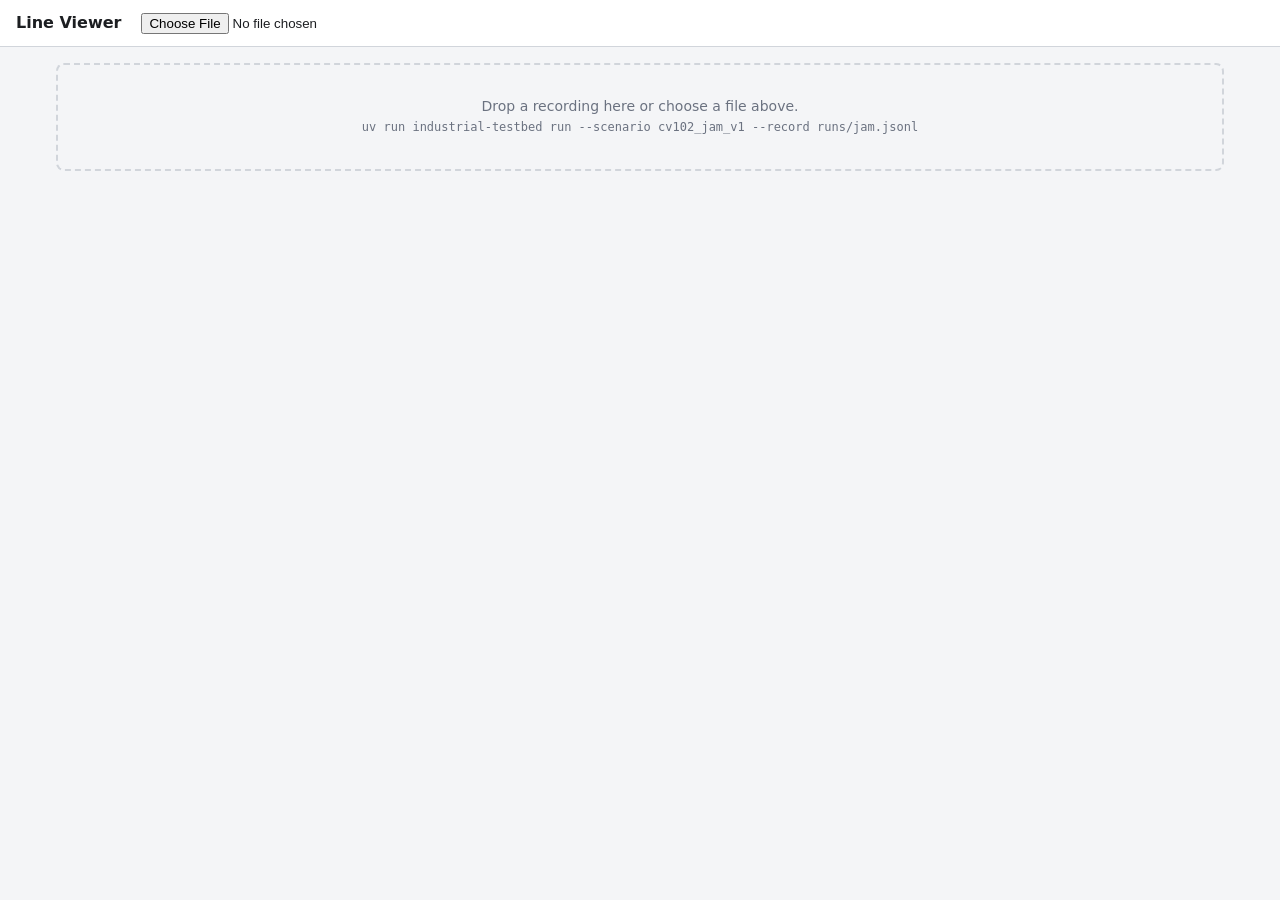
<file: agents-in-the-factory/demos/viewer/index.html>
<!doctype html>
<html lang="en">
<head>
<meta charset="utf-8">
<meta name="viewport" content="width=device-width, initial-scale=1">
<title>Line Viewer</title>
<style>
  :root {
    --bg: #f4f5f7; --panel: #ffffff; --ink: #1c1e21; --muted: #6b7280; --line: #d1d5db;
    --belt: #cbd2dc; --belt-edge: #8b95a5; --log: #b8864b; --log-edge: #6e4c22; --plank: #e3c48f; --block: #d4a766; --side: #c9b48a;
    --off: #9ca3af; --starting: #f59e0b; --running: #16a34a; --stopping: #f97316;
    --beam: #2563eb; --beam-blocked: #dc2626; --accent: #2563eb;
    --fieldbus: #16a34a; --supervisory: #2563eb; --uns-link: #8b5cf6; --it-link: #0f766e; --band: #f8f9fb; --band-alt: #eef1f5;
  }
  @media (prefers-color-scheme: dark) {
    :root:not([data-theme="light"]) {
      --bg: #111418; --panel: #1a1f26; --ink: #e5e7eb; --muted: #9ca3af; --line: #2d3540;
      --band: #161b21; --band-alt: #1d232b; --uns-link: #a78bfa; --it-link: #2dd4bf;
      --belt: #3b4552; --belt-edge: #6b7686; --log: #c08a4c; --log-edge: #3f2a12; --plank: #d9b77a; --block: #c9974f; --side: #a8946a;
    }
  }
  * { box-sizing: border-box; }
  body { margin: 0; background: var(--bg); color: var(--ink);
         font: 14px/1.4 system-ui, -apple-system, "Segoe UI", sans-serif; }
  header { display: flex; flex-wrap: wrap; gap: 12px; align-items: center;
           padding: 12px 16px; border-bottom: 1px solid var(--line); background: var(--panel); }
  header h1 { font-size: 16px; margin: 0 8px 0 0; font-weight: 600; }
  main { padding: 16px; max-width: 1200px; margin: 0 auto; }
  main.wide { max-width: 1680px; }
  .workspace { display: grid; grid-template-columns: minmax(0, 1fr); gap: 14px; }
  main.wide .workspace { grid-template-columns: minmax(0, 1fr) 400px; }
  @media (max-width: 1100px) { main.wide .workspace { grid-template-columns: minmax(0, 1fr); } }
  #uns { background: var(--panel); border: 1px solid var(--line); border-radius: 8px; padding: 10px 12px;
         display: flex; flex-direction: column; max-height: calc(100vh - 110px); position: sticky; top: 12px; }
  #uns h2 { font-size: 14px; margin: 0 0 6px; }
  #uns .bar { display: flex; gap: 6px; flex-wrap: wrap; align-items: center; margin-bottom: 6px; }
  #uns .bar button.on { border-color: var(--accent); color: var(--accent); }
  #uns input[type=search] { flex: 1 1 140px; font: inherit; padding: 4px 8px; border: 1px solid var(--line);
         border-radius: 6px; background: var(--bg); color: var(--ink); }
  #uns .prefix { font: 11px ui-monospace, Menlo, monospace; color: var(--muted); margin-bottom: 4px; word-break: break-all; }
  #uns-tree { overflow-y: auto; flex: 1 1 auto; font: 12px/1.6 ui-monospace, SFMono-Regular, Menlo, monospace; }
  #uns-tree details { margin-left: 10px; }
  #uns-tree summary { cursor: pointer; color: var(--ink); }
  #uns-tree summary.eq-selected { color: var(--accent); font-weight: 600; }
  #uns-tree .sig { display: flex; gap: 8px; margin-left: 22px; cursor: pointer; border-radius: 4px; padding: 0 4px; }
  #uns-tree .sig:hover { background: color-mix(in srgb, var(--accent) 8%, transparent); }
  #uns-tree .sig.selected { background: color-mix(in srgb, var(--accent) 18%, transparent); }
  #uns-tree .sig .n { flex: 1 1 auto; overflow: hidden; text-overflow: ellipsis; white-space: nowrap; }
  #uns-tree .sig .v { color: var(--running); white-space: nowrap; }
  #uns-tree .sig .r { color: var(--muted); font-size: 10px; width: 28px; text-align: right; }
  #uns-card { border-top: 1px solid var(--line); margin-top: 8px; padding-top: 8px; font-size: 12px; }
  #uns-card code { font-size: 11px; word-break: break-all; }
  #uns-card .k { color: var(--muted); width: 88px; display: inline-block; vertical-align: top; }
  #uns-card .row { margin: 2px 0; }
  #uns-card .chips { display: inline-flex; flex-wrap: wrap; gap: 4px; align-items: center; }
  #uns-card .chip { border: 1px solid var(--line); border-radius: 10px; padding: 0 7px; background: var(--bg); }
  #uns-card .chip.zone-cell, #uns-card .chip.zone-control { border-color: var(--running); }
  #uns-card .chip.zone-supervisory, #uns-card .chip.zone-operations { border-color: var(--accent); }
  #uns-card .chip.zone-dmz { border-color: var(--starting); }
  #uns-card .chip.zone-enterprise, #uns-card .chip.zone-external { border-color: var(--stopping); }
  #live { background: var(--panel); border: 1px solid var(--line); border-radius: 8px; padding: 10px 12px; margin-top: 10px; }
  #live .row { display: flex; flex-wrap: wrap; gap: 8px; align-items: center; margin: 4px 0; }
  #live .dot { color: var(--beam-blocked); font-weight: 700; }
  #live .dot.paused { color: var(--muted); }
  #live select, #live button { font-size: 13px; }
  #live button.danger { border-color: var(--beam-blocked); color: var(--beam-blocked); }
  #live-msg { font-size: 12px; }
  #live-trip { font-size: 13px; padding: 6px 10px; border-radius: 6px; border: 1px solid var(--beam-blocked);
               color: var(--beam-blocked); display: block; }
  #live-faults { font-size: 12px; display: flex; flex-wrap: wrap; gap: 6px; }
  #live-faults span { border: 1px solid var(--line); border-radius: 10px; padding: 1px 8px; }
  #live-faults span.active { border-color: var(--beam-blocked); color: var(--beam-blocked); }
  #live-faults span.repairing { border-color: var(--starting); color: var(--starting); }
  #security { margin-top: 8px; font-size: 12px; }
  #security .sechead { display: flex; flex-wrap: wrap; gap: 4px 14px; align-items: baseline; margin-bottom: 4px; }
  #security .sechead b { font-size: 14px; }
  #sec-events { max-height: 180px; overflow-y: auto; border: 1px solid var(--line); border-radius: 6px; background: var(--panel); }
  #sec-events .netev { display: grid; grid-template-columns: 64px 76px 1fr; gap: 8px; padding: 3px 8px; border-bottom: 1px solid var(--line); }
  #sec-events .netev:last-child { border-bottom: 0; }
  #sec-events .netev .t { color: var(--muted); font-variant-numeric: tabular-nums; }
  #sec-events .netev.sev-alarm .k { color: var(--beam-blocked); font-weight: 600; }
  #sec-events .netev.sev-warning .k { color: var(--starting); font-weight: 600; }
  #sec-events .netev.future { opacity: .35; }
  #flow { height: 330px; margin-top: 10px; cursor: pointer; }
  .flowhead { display: flex; flex-wrap: wrap; gap: 4px 16px; margin-top: 12px; font-size: 12px; align-items: baseline; }
  .flowhead b { font-size: 14px; margin-right: 4px; }
  .flowhead .cls { display: inline-flex; gap: 6px; align-items: center; }
  .flowhead .sw { width: 18px; height: 3px; border-radius: 2px; display: inline-block; }
  #uns-card canvas { width: 100%; height: 48px; border: none; margin-top: 4px; }
  canvas { width: 100%; display: block; background: var(--panel); border: 1px solid var(--line);
           border-radius: 8px; }
  .controls { display: flex; flex-wrap: wrap; gap: 10px; align-items: center; margin: 12px 0; }
  .controls input[type=range] { flex: 1 1 240px; }
  button, select { font: inherit; padding: 4px 10px; border: 1px solid var(--line);
                   border-radius: 6px; background: var(--panel); color: var(--ink); cursor: pointer; }
  button:hover { border-color: var(--accent); }
  .stats { display: grid; grid-template-columns: repeat(auto-fill, minmax(150px, 1fr)); gap: 8px; }
  .stat { background: var(--panel); border: 1px solid var(--line); border-radius: 8px; padding: 8px 10px; }
  .stat .k { color: var(--muted); font-size: 12px; }
  .stat .v { font-variant-numeric: tabular-nums; font-size: 18px; }
  .stat.alarms { grid-column: 1 / -1; }
  .alarm { border-left: 3px solid var(--beam-blocked); padding: 4px 8px; margin: 6px 0; }
  .hint { color: var(--muted); }
  #timeline { width: 100%; height: 44px; display: block; cursor: pointer; margin-top: 4px;
              background: var(--panel); border: 1px solid var(--line); border-radius: 6px; }
  #agent { margin-top: 10px; background: var(--panel); border: 1px solid var(--line);
           border-radius: 8px; padding: 8px 10px; max-height: 220px; overflow-y: auto;
           font: 12px/1.5 ui-monospace, SFMono-Regular, Menlo, monospace; }
  #agent .ev { color: var(--muted); }
  #agent .ev.done { color: var(--ink); }
  #agent .ev.now { background: color-mix(in srgb, var(--accent) 15%, transparent); }
  #agent .marker { color: var(--beam-blocked); }
  #agent .marker.open { color: var(--muted); }
  code { font-family: ui-monospace, SFMono-Regular, Menlo, monospace; font-size: 12px; }
  #drop { border: 2px dashed var(--line); border-radius: 8px; padding: 32px; text-align: center;
          color: var(--muted); }
  #drop.over { border-color: var(--accent); color: var(--accent); }
</style>
</head>
<body>
<header>
  <h1>Line Viewer</h1>
  <input id="file" type="file" accept=".jsonl,.json">
  <span id="meta" class="hint"></span>
  <a id="toDash" href="#" hidden>dashboard →</a>
</header>
<main>
  <div id="drop">Drop a recording here or choose a file above.<br>
    <code>uv run industrial-testbed run --scenario cv102_jam_v1 --record runs/jam.jsonl</code></div>
  <div id="app" hidden><div class="workspace"><div class="left">
    <canvas id="c" height="400"></canvas>
    <div id="flowhead" class="flowhead" hidden></div>
    <canvas id="flow" hidden></canvas>
    <div id="security" hidden>
      <div class="sechead" id="sec-head"></div>
      <div id="sec-events"></div>
    </div>
    <div class="controls">
      <button id="play">Play</button>
      <button id="stepb">−1</button>
      <button id="stepf">+1</button>
      <select id="speed">
        <option value="0.25">0.25×</option><option value="1" selected>1×</option>
        <option value="4">4×</option><option value="16">16×</option><option value="64">64×</option>
      </select>
      <input id="scrub" type="range" min="0" max="0" value="0">
      <span id="time" class="hint" style="min-width: 150px"></span>
    </div>
    <div id="live" hidden>
      <div class="row">
        <span class="dot" id="live-dot">● LIVE</span>
        <span class="hint" id="live-status"></span>
        <label class="hint">speed <select id="live-speed"></select></label>
        <button id="live-pause">Pause</button>
        <button id="live-follow">Follow live</button>
        <button id="live-reset">Reset line</button>
      </div>
      <div class="row">
        <b style="font-size:13px">Break something:</b>
        <select id="live-device" title="device (click a machine on the line to pick it)"></select>
        <select id="live-fault"></select>
        <select id="live-duration">
          <option value="">until repaired</option><option value="30">for 30 s</option>
          <option value="60">for 60 s</option><option value="120">for 2 min</option>
        </select>
        <button id="live-inject" class="danger">Inject fault</button>
        <button id="live-repair">Send maintenance</button>
      </div>
      <div class="row">
        <b style="font-size:13px">Break the network:</b>
        <select id="comm-type">
          <option value="link_down">link down</option><option value="degraded">link degraded</option>
          <option value="system_down">system down</option><option value="host_down">host down</option><option value="zone_isolated">zone isolated</option>
        </select>
        <select id="comm-target"></select>
        <select id="comm-degrade" title="loss and latency">
          <option value="40,0">40 % lost</option><option value="0,2000">2 s late</option>
          <option value="40,2000" selected>40 % lost, 2 s late</option><option value="90,0">90 % lost</option>
        </select>
        <button id="comm-inject" class="danger">Inject</button>
      </div>
      <div class="row" id="live-trip" hidden></div>
      <div class="row">
        <b style="font-size:13px">Security:</b>
        <button id="sec-fw">Enforce firewall</button>
        <button id="sec-vendor">Open supplier session</button>
        <span id="sec-sessions" class="hint"></span>
      </div>
      <div class="row"><div id="live-faults"></div></div>
      <div class="row"><span id="live-msg" class="hint"></span></div>
    </div>
    <canvas id="timeline" hidden></canvas>
    <div id="agent" hidden></div>
    <div id="stats" class="stats"></div>
  </div>
  <aside id="uns" hidden>
    <h2>Unified namespace</h2>
    <div class="bar">
      <span class="hint">names:</span>
      <button data-mode="uns" class="on">UNS topic</button><button data-mode="opcua">OPC UA</button><button data-mode="plc">PLC tag</button>
    </div>
    <div class="bar"><input id="uns-search" type="search" placeholder="filter: CV201, current, _cmd …"></div>
    <div id="uns-prefix" class="prefix"></div>
    <div id="uns-tree"></div>
    <div id="uns-card" class="hint">Click a machine on the line or a signal in the tree.</div>
  </aside>
  </div></div>
</main>
<script>
'use strict';
const $ = id => document.getElementById(id);
const css = name => getComputedStyle(document.documentElement).getPropertyValue(name).trim();

let layout = null, frames = [], index = 0, playing = false, lastTime = 0, carry = 0;
let agentEvents = [], markers = [], netEvents = [];
let ns = null, selectedSignal = null, selectedEquipment = null, selectedSystem = null, nameMode = 'uns', hits = [];

// what each system saw, where it differs from a perfect UNS (comm faults); null = caught up
function mergeSeen(prev, delta) {
  if (!delta || !Object.keys(delta).length) return prev;
  const out = Object.assign({}, prev);
  for (const [sys, d] of Object.entries(delta)) {
    const m = Object.assign({}, out[sys] || {});
    for (const [k, v] of Object.entries(d)) { if (v === null) delete m[k]; else m[k] = v; }
    if (Object.keys(m).length) out[sys] = m; else delete out[sys];
  }
  return out;
}
function parse(text) {
  setup(text.split('\n').filter(l => l.trim()).map(l => JSON.parse(l)));
}
function setup(records) {
  layout = records.find(r => r.type === 'layout');
  if (!layout) throw new Error('recording has no layout record');
  frames = records.filter(r => r.type === 'frame');
  // episode replays (industrial-testbed replay --view) also carry the agent's tool calls and
  // markers, some of them verifier truth the agent never saw
  agentEvents = records.filter(r => r.type === 'agent');
  netEvents = records.filter(r => r.type === 'net');
  markers = records.filter(r => r.type === 'marker');
  $('timeline').hidden = $('agent').hidden = !(agentEvents.length || markers.length);
  // frames carry only the values that changed; rebuild the full set per frame
  // and only the link counts that changed (0 = link went idle)
  let carried = {}, carriedFlow = {}, carriedSeen = {};
  for (const fr of records.filter(r => r.type === 'frame')) {
    carried = Object.assign({}, carried, fr.values || {});
    fr.values = carried;
    carriedFlow = Object.assign({}, carriedFlow, fr.flow || {});
    fr.flow = carriedFlow;
    carriedSeen = mergeSeen(carriedSeen, fr.seen);
    fr.seen = carriedSeen;
    fr.comm = fr.comm || {};
  }
  ns = records.find(r => r.type === 'namespace') || null;
  if (!frames.length) throw new Error('recording has no frames');
  index = 0;
  $('scrub').max = frames.length - 1;
  $('meta').textContent = `${layout.plant} · seed ${layout.seed} · ${frames.length} frames · ${layout.tick_ms} ms/tick`;
  $('drop').hidden = true; $('app').hidden = false;
  $('meta').textContent = live ? `${layout.plant} · live · ${layout.tick_ms} ms/tick` : $('meta').textContent;
  buildUns();
  $('flow').hidden = $('flowhead').hidden = !(ns && ns.links && ns.links.length);
  $('security').hidden = !(ns && ns.security && ns.security.conduits);
  const hasKpis = !!(ns && ns.signals.some(s => s.role === 'kpi'));
  $('toDash').hidden = !(hasKpis && (src || live));
  setPlaying(false);
  // ?t=SECONDS jumps to a moment; ?play=SPEED starts playback at that speed
  const params = new URLSearchParams(location.search);
  const t = parseFloat(params.get('t'));
  if (!isNaN(t)) index = Math.max(0, frames.findIndex(fr => fr.sim_time_ms >= t * 1000));
  const pick = params.get('select');
  if (pick && ns) { const sig = ns.signals.find(x => x.plc_tag === pick.toUpperCase()); if (sig) { selectedSignal = sig; selectedEquipment = sig.equipment; buildUns(); } }
  const speed = params.get('play');
  if (speed && [...$('speed').options].some(o => o.value === speed)) { $('speed').value = speed; setPlaying(true); }
  render();
  // ?focus=flow scrolls a section into view (e.g. the information flow, for a slide)
  const focus = params.get('focus');
  if (focus === 'flow') requestAnimationFrame(() => $('flowhead').scrollIntoView({ block: 'start' }));
}

function load(file) {
  file.text().then(parse).catch(e => { alert(e.message); });
}
$('file').addEventListener('change', e => e.target.files[0] && load(e.target.files[0]));
const drop = $('drop');
drop.addEventListener('dragover', e => { e.preventDefault(); drop.classList.add('over'); });
drop.addEventListener('dragleave', () => drop.classList.remove('over'));
drop.addEventListener('drop', e => { e.preventDefault(); drop.classList.remove('over');
  e.dataTransfer.files[0] && load(e.dataTransfer.files[0]); });

// Serve the repo root (python -m http.server) and open viewer/?src=runs/line-1234.jsonl
const src = new URLSearchParams(location.search).get('src');
const live = new URLSearchParams(location.search).has('live');
if (live) startLive();
else if (src) {
  fetch(src.startsWith('/') || src.includes('://') ? src : '../' + src)
    .then(r => { if (!r.ok) throw new Error(`${r.status} loading ${src}`); return r.text(); })
    .then(parse).catch(e => { $('meta').textContent = e.message; });
}

// ---- live mode (industrial-testbed live) ------------------------------------
// The server streams the same records as a recording; commands go back as JSON. Faults shown here
// were injected by the operator in this browser (or another), so listing them is no leak.
const MAX_FRAMES = 6000;  // 10 min of history at 10 frames/s
let following = true, liveInfo = null, liveStatus = null, renderQueued = false;
function startLive() {
  $('drop').textContent = 'Connecting to the live simulation…';
  let header = [];
  const es = new EventSource('/live/stream');
  es.onmessage = ev => {
    const r = JSON.parse(ev.data);
    if (r.type === 'live') { liveStatus = r; updateLivePanel(); return; }
    if (!layout || header.length) {
      header.push(r);
      if (r.type !== 'frame') return;
      setup(header); header = [];
      $('live').hidden = false;
      ['play', 'stepb', 'stepf', 'speed'].forEach(id => $(id).hidden = true);
      index = frames.length - 1;
      fetch('/live/info').then(x => x.json()).then(info => { liveInfo = info; buildLivePanel(); });
      render();
      return;
    }
    if (r.type === 'marker') { markers.push(r); $('timeline').hidden = false; queueRender(); return; }
    if (r.type === 'net') { netEvents.push(r); queueRender(); return; }
    if (r.type !== 'frame') return;
    const prev = frames[frames.length - 1];
    r.values = Object.assign({}, prev.values, r.values || {});
    r.flow = Object.assign({}, prev.flow, r.flow || {});
    r.seen = mergeSeen(prev.seen || {}, r.seen);
    r.comm = r.comm || {};
    frames.push(r);
    if (frames.length > MAX_FRAMES) { const n = frames.length - MAX_FRAMES; frames.splice(0, n); index = Math.max(0, index - n); }
    $('scrub').max = frames.length - 1;
    if (following) index = frames.length - 1;
    queueRender();
  };
  es.onerror = () => { $('live-dot').textContent = '○ disconnected'; $('live-dot').classList.add('paused'); };
  es.onopen = () => { $('live-dot').textContent = '● LIVE'; $('live-dot').classList.remove('paused'); };
}
function queueRender() {
  if (renderQueued) return;
  renderQueued = true;
  requestAnimationFrame(() => { renderQueued = false; render(); });
}
function sendLive(cmd) {
  return fetch('/live/command', { method: 'POST', body: JSON.stringify(cmd) })
    .then(r => r.json()).then(res => { $('live-msg').textContent = res.message; $('live-msg').style.color = res.ok ? '' : css('--beam-blocked'); return res; })
    .catch(e => { $('live-msg').textContent = e.message; });
}
function buildLivePanel() {
  $('live-speed').innerHTML = liveInfo.speeds.map(v => `<option value="${v}">${v}×</option>`).join('');
  $('live-speed').value = String(liveInfo.status.speed);
  $('live-device').innerHTML = Object.keys(liveInfo.catalog).map(d => `<option>${d}</option>`).join('');
  fillFaultTypes();
  fillCommTargets();
  updateLivePanel();
}
function fillFaultTypes() {
  const types = liveInfo.catalog[$('live-device').value] || [];
  $('live-fault').innerHTML = types.map(t => `<option value="${t}">${t.replaceAll('_', ' ')}</option>`).join('');
}
function pickLiveDevice(equipment) {
  // clicking a machine offers its first breakable device (the belt, then its motor, ...)
  if (!liveInfo || !equipment) return;
  const device = Object.keys(liveInfo.catalog).find(d => d === equipment || d.startsWith(equipment + '.'));
  if (device) { $('live-device').value = device; fillFaultTypes(); }
}
function updateLivePanel() {
  if (liveStatus?.defenses) {
    const on = liveStatus.defenses.enforce_conduits;
    $('sec-fw').textContent = on ? 'Firewall enforced: switch off' : 'Enforce firewall';
    $('sec-fw').classList.toggle('danger', !on);
    const open = (liveStatus.sessions || []).find(x => x.principal === supplier());
    $('sec-vendor').hidden = !supplier();
    $('sec-vendor').textContent = open ? `Close supplier session ${open.id}` : `Open supplier session to ${sysName(systemOfKind('scada'))}`;
    $('sec-sessions').textContent = (liveStatus.sessions || []).map(x => `${x.id}: ${x.principal} → ${x.target}`).join(' · ');
  }
  if (!liveStatus) return;
  const f = frames[frames.length - 1];
  const clock = f ? new Date(f.sim_time_ms).toISOString().slice(11, 19) : '';
  $('live-status').textContent = `${liveStatus.scenario} · seed ${liveStatus.seed} · sim time ${clock}`;
  // a trip is latched: the PLC does not restart the line by itself once the cause is gone
  const tripped = liveStatus.alarms.length > 0;
  const causes = liveStatus.faults.filter(x => x.active);
  const repairing = causes.some(x => x.repairing);
  $('live-trip').hidden = !tripped;
  $('live-trip').innerHTML = !tripped ? '' : `<b>Line tripped</b> (${liveStatus.alarms.join(', ')}). ` + (
    causes.length === 0 ? 'The cause is gone, but the trip is latched: press <b>Reset line</b> to restart.'
    : repairing ? 'Maintenance is under way; press <b>Reset line</b> once it is done.'
    : 'Fix the cause first (<b>Send maintenance</b> to the faulty device), then press <b>Reset line</b>.');
  $('live-reset').classList.toggle('danger', tripped && causes.length === 0);
  $('live-dot').classList.toggle('paused', liveStatus.paused);
  $('live-pause').textContent = liveStatus.paused ? 'Resume' : 'Pause';
  if (document.activeElement !== $('live-speed')) $('live-speed').value = String(liveStatus.speed);
  const plant = liveStatus.faults.map(x => `<span class="${x.repairing ? 'repairing' : x.active ? 'active' : ''}">${x.id} ${x.fault_type.replaceAll('_', ' ')} on ${x.component} · ${x.repairing ? 'repair under way' : x.active ? 'active' : 'cleared'}</span>`);
  const comms = (liveStatus.comm_faults || []).map(x => `<span class="${x.active ? 'active' : ''}">${x.id} ${x.fault_type.replaceAll('_', ' ')} on ${x.target} · ${x.active ? `active <a href="#" data-restore="${x.id}">restore</a>` : 'restored'}</span>`);
  $('live-faults').innerHTML = [...plant, ...comms].join('') || '<span class="hint">no faults injected yet</span>';
}
$('live-device').addEventListener('change', fillFaultTypes);
function fillCommTargets() {
  if (!ns) return;
  const type = $('comm-type').value;
  const links = ns.links.filter(l => l.link_class === 'supervisory' || l.link_class === 'uns').map(l => l.source + '>' + l.target);
  const opts = type === 'system_down' ? ns.systems.map(x => x.id)
    : type === 'host_down' ? (ns.hosts || []).map(h => h.id)
    : type === 'zone_isolated' ? ns.zones.filter(z => z.id !== 'cell').map(z => z.id) : links;
  $('comm-target').innerHTML = opts.map(o => `<option>${o}</option>`).join('');
  $('comm-degrade').hidden = type !== 'degraded';
}
$('comm-type').addEventListener('change', fillCommTargets);
$('sec-fw').onclick = () => sendLive({ type: 'defenses', enforce_conduits: !(liveStatus?.defenses?.enforce_conduits) });
$('sec-vendor').onclick = () => {
  const open = (liveStatus?.sessions || []).find(x => x.principal === supplier());
  sendLive(open ? { type: 'close_session', fault_id: open.id } : { type: 'session', principal: supplier(), target: systemOfKind('scada') });
};
$('comm-inject').onclick = () => {
  const type = $('comm-type').value, [loss, lat] = $('comm-degrade').value.split(',').map(Number);
  const d = $('live-duration').value;
  sendLive({ type: 'comm', comm_type: type, target: $('comm-target').value,
    ...(type === 'degraded' ? { loss_pct: loss, latency_ms: lat } : {}), ...(d ? { duration_s: +d } : {}) });
};
$('live-faults').addEventListener('click', e => {
  const id = e.target.dataset?.restore;
  if (id) { e.preventDefault(); sendLive({ type: 'restore', fault_id: id }); }
});
$('live-speed').addEventListener('change', e => sendLive({ type: 'speed', speed: +e.target.value }));
$('live-pause').onclick = () => sendLive({ type: liveStatus?.paused ? 'resume' : 'pause' });
$('live-reset').onclick = () => sendLive({ type: 'reset' });
$('live-follow').onclick = () => { following = true; goto(frames.length - 1); };
$('live-inject').onclick = () => {
  const d = $('live-duration').value;
  sendLive({ type: 'inject', component: $('live-device').value, fault_type: $('live-fault').value, ...(d ? { duration_s: +d } : {}) });
};
$('live-repair').onclick = () => sendLive({ type: 'repair', component: $('live-device').value });

// ---- playback ----------------------------------------------------------
function setPlaying(p) { playing = p; $('play').textContent = p ? 'Pause' : 'Play'; lastTime = 0; carry = 0;
  if (p) requestAnimationFrame(tickAnim); }
function goto(i) { index = Math.max(0, Math.min(frames.length - 1, i)); if (live) following = index >= frames.length - 1; render(); }
$('play').onclick = () => setPlaying(!playing);
$('stepb').onclick = () => { setPlaying(false); goto(index - 1); };
$('stepf').onclick = () => { setPlaying(false); goto(index + 1); };
$('scrub').oninput = e => { setPlaying(false); following = +e.target.value >= frames.length - 1; goto(+e.target.value); };
document.addEventListener('keydown', e => {
  if (e.target.tagName === 'INPUT' || e.target.tagName === 'SELECT') return;
  if (e.key === ' ') { e.preventDefault(); setPlaying(!playing); }
  if (e.key === 'ArrowLeft') { setPlaying(false); goto(index - (e.shiftKey ? 10 : 1)); }
  if (e.key === 'ArrowRight') { setPlaying(false); goto(index + (e.shiftKey ? 10 : 1)); }
});

function tickAnim(now) {
  if (!playing) return;
  if (lastTime) {
    // advance in simulated time so playback speed is independent of the recording interval
    const simMsPerFrame = frames.length > 1 ? (frames[1].sim_time_ms - frames[0].sim_time_ms) : layout.tick_ms;
    carry += (now - lastTime) * +$('speed').value;
    const steps = Math.floor(carry / simMsPerFrame);
    if (steps > 0) { carry -= steps * simMsPerFrame; index += steps; }
    if (index >= frames.length - 1) { index = frames.length - 1; setPlaying(false); }
    render();
  }
  lastTime = now;
  if (playing) requestAnimationFrame(tickAnim);
}

// ---- drawing -----------------------------------------------------------
const canvas = $('c');
function render() {
  const f = frames[index];
  $('scrub').value = index;
  $('time').textContent = `tick ${f.tick} · ${(f.sim_time_ms / 1000).toFixed(2)} s`;
  if (src) $('toDash').href = `dashboard.html?src=${encodeURIComponent(src)}&t=${(f.sim_time_ms / 1000).toFixed(1)}`;
  if (live) $('toDash').href = 'dashboard.html?live=1';
  if (layout.units?.length) drawProcess(f); else drawPlant(f);
  drawFlow(f);
  drawSecurity(f);
  drawStats(f);
  drawTimeline(f);
  updateUns(f);
}

// ---- unified namespace panel ----------------------------------------------
const ROLE = { pv: 'process value', fb: 'feedback', st: 'status', cnt: 'counter', cmd: 'command', sp: 'setpoint', alm: 'alarm', kpi: 'KPI' };
const valueSpans = {};
// ids come from the namespace, by kind, never hardcoded
const systemOfKind = kind => ns?.systems.find(x => x.kind === kind)?.id;
const dmzZone = () => ns?.zones.find(z => z.level === 3.5)?.id;
function supplier() {
  // the principal a remote session is opened for: the first one outside the site
  const principals = ns?.security?.principals || [];
  return (principals.find(p => p.zone === 'external') || principals[0])?.id;
}
function sysName(id) {
  const s = ns.systems.find(x => x.id === id);
  if (s) return s.name;
  if (/^IO\d/.test(id)) return `remote I/O ${id}`;
  return id;
}
function zoneOf(id) {
  const s = ns.systems.find(x => x.id === id);
  return s ? s.zone : 'cell';
}
function fmt(sig, v) {
  if (v === undefined || v === null) return '–';
  if (typeof v === 'boolean') return v ? 'true' : 'false';
  if (typeof v === 'string') return v;
  if (sig.unit === 'mA') return (v / 1000).toFixed(1) + ' A';
  if (sig.unit === 'm°C') return (v / 1000).toFixed(1) + ' °C';
  if (sig.unit === 'ms') return (v / 1000).toFixed(1) + ' s';
  const SCALED = { '‰': [10, ' %'], 'dm³': [1000, ' m³'], 'dm³/h': [1000, ' m³/h'], 'Wh': [1000, ' kWh'],
    'Wh/m³': [1000, ' kWh/m³'], 'm/10min': [1000, ' / 10 min'] };
  if (SCALED[sig.unit]) return (v / SCALED[sig.unit][0]).toFixed(1) + SCALED[sig.unit][1];
  return v + (sig.unit ? ' ' + sig.unit : '');
}
function sigName(sig) {
  if (nameMode === 'plc') return sig.plc_tag;
  if (nameMode === 'opcua') return sig.opcua_path.split('/').pop();
  return sig.name;
}
function equipmentOf(canvasId) {
  // a click on a belt selects its equipment (CV101, whose motor is CV101.M1); a kiln valve
  // KL101.V1 belongs to the chamber's equipment KL101
  return canvasId.split('.')[0];
}
function buildUns() {
  $('uns').hidden = !ns;
  document.querySelector('main').classList.toggle('wide', !!ns);
  if (!ns) return;
  const prefix = [ns.enterprise, ns.site, ns.area, ns.line].join('/');
  $('uns-prefix').textContent = nameMode === 'uns' ? prefix + '/' : nameMode === 'opcua'
    ? '/' + [ns.area, ns.line].map(p => p[0].toUpperCase() + p.slice(1)).join('/') + '/' : 'flat PLC tags';
  const q = $('uns-search').value.trim().toLowerCase();
  const match = sig => !q || [sig.uns_topic, sig.plc_tag, sig.opcua_path, sig.description, ROLE[sig.role]]
    .some(t => t.toLowerCase().includes(q));
  const cells = {};
  for (const sig of ns.signals) {
    if (!match(sig)) continue;
    const dev = sig.device === sig.equipment || sig.device === 'LINE' ? '' : sig.device.split('.').slice(1).join('.');
    ((cells[sig.cell] ??= {})[sig.equipment] ??= {})[dev] ??= [];
    cells[sig.cell][sig.equipment][dev].push(sig);
  }
  const tree = $('uns-tree');
  tree.innerHTML = '';
  for (const k in valueSpans) delete valueSpans[k];
  for (const [cell, eqs] of Object.entries(cells)) {
    const dc = document.createElement('details');
    dc.open = !!q || Object.keys(eqs).includes(selectedEquipment) || cell === 'line';
    dc.innerHTML = `<summary>${cell}/</summary>`;
    for (const [eq, devs] of Object.entries(eqs)) {
      const de = document.createElement('details');
      de.open = !!q || eq === selectedEquipment;
      de.innerHTML = `<summary class="${eq === selectedEquipment ? 'eq-selected' : ''}">${eq}/</summary>`;
      de.querySelector('summary').addEventListener('click', () => { selectedEquipment = eq; render(); });
      for (const [dev, sigs] of Object.entries(devs)) {
        const host = dev ? document.createElement('details') : de;
        if (dev) { host.open = true; host.innerHTML = `<summary>${dev}/</summary>`; de.appendChild(host); }
        for (const sig of sigs) {
          const row = document.createElement('div');
          row.className = 'sig' + (selectedSignal === sig ? ' selected' : '');
          row.innerHTML = `<span class="n" title="${sig.uns_topic}">${sigName(sig)}</span><span class="v"></span><span class="r">${sig.role}</span>`;
          row.addEventListener('click', () => selectSignal(sig));
          valueSpans[sig.value_key] = [...(valueSpans[sig.value_key] || []), [sig, row.querySelector('.v')]];
          host.appendChild(row);
        }
      }
      dc.appendChild(de);
    }
    tree.appendChild(dc);
  }
}
function selectSignal(sig) {
  selectedSignal = sig; selectedSystem = null;
  selectedEquipment = sig.equipment;
  buildUns();
  render();
  const row = $('uns-tree').querySelector('.sig.selected');
  if (row) row.scrollIntoView({ block: 'nearest' });
}
function updateUns(f) {
  if (!ns) return;
  for (const [key, list] of Object.entries(valueSpans))
    for (const [sig, span] of list) span.textContent = fmt(sig, f.values?.[key]);
  const sig = selectedSignal;
  const card = $('uns-card');
  if (!sig && selectedSystem) {
    card.className = '';
    const sys = ns.systems.find(x => x.id === selectedSystem);
    const zone = sys && ns.zones.find(z => z.id === sys.zone);
    const inbound = ns.signals.filter(s => s.consumers.includes(selectedSystem));
    const members = ns.links.filter(l => l.target === selectedSystem && l.link_class === 'wired').map(l => l.source);
    const produced = ns.signals.filter(s => s.path.includes(selectedSystem) || s.write_path.includes(selectedSystem));
    const rate = id => Math.round(linkRate(id, 1000));
    const ins = ns.links.filter(l => l.target === selectedSystem && l.link_class !== 'wired');
    const outs = ns.links.filter(l => l.source === selectedSystem && l.link_class !== 'wired');
    const fmtLinks = ls => ls.map(l => `<span class="chip">${l.source === selectedSystem ? l.target : l.source} · ${rate(l.source + '>' + l.target)}/s</span>`).join(' ') || '–';
    card.innerHTML = `
      <div class="row"><b>${sys ? sys.name : members.length ? 'Remote I/O node ' + selectedSystem : 'Device controller ' + selectedSystem}</b>
        <span class="hint">${zone ? `(Purdue level ${zone.level}, ${zone.name})` : '(Purdue level 0, cell / field)'}</span></div>
      ${members.length ? `<div class="row"><span class="k">wired devices</span>${members.join(', ')}</div>` : ''}
      <div class="row"><span class="k">receives</span><span class="chips">${fmtLinks(ins)}</span></div>
      <div class="row"><span class="k">sends</span><span class="chips">${fmtLinks(outs)}</span></div>
      <div class="row"><span class="k">signals</span>${inbound.length ? inbound.length + ' subscribed via the UNS' : produced.length + ' pass through here'}</div>
      ${itRows(sys, f)}
      <div class="hint row">Messages per second over the last second of the recording.</div>`;
    return;
  }
  if (!sig) {
    card.className = 'hint';
    card.innerHTML = selectedEquipment
      ? `<b>${selectedEquipment}</b>: ${ns.signals.filter(s => s.equipment === selectedEquipment).length} signals — click one for its names and data path.`
      : 'Click a machine on the line or a signal in the tree.';
    return;
  }
  card.className = '';
  const chip = id => `<span class="chip zone-${zoneOf(id)}" title="zone: ${zoneOf(id)}">${sysName(id)}</span>`;
  const flow = sig.path.map(chip).join(' → ');
  card.innerHTML = `
    <div class="row"><b>${sig.description}</b> <span class="hint">(${ROLE[sig.role]}, ${sig.datatype}${sig.unit ? ', ' + sig.unit : ''})</span></div>
    <div class="row"><span class="k">now</span><b>${fmt(sig, f.values?.[sig.value_key])}</b>${sig.role === 'kpi' ? ' <span class="hint">(true value)</span>' : ''}</div>
    ${seenRows(sig, f)}
    <div class="row"><span class="k">UNS topic</span><code>${sig.uns_topic}</code></div>
    <div class="row"><span class="k">OPC UA</span><code>${sig.opcua_path}</code></div>
    <div class="row"><span class="k">PLC tag</span><code>${sig.plc_tag}</code></div>
    <div class="row"><span class="k">data path</span><span class="chips">${flow}</span></div>
    ${sig.write_path.length ? `<div class="row"><span class="k">written to</span><span class="chips">${sig.write_path.map(chip).join(' → ')}</span></div>` : ''}
    <div class="row"><span class="k">consumers</span><span class="chips">${sig.consumers.map(chip).join(' ') || '–'}</span></div>
    <div class="row"><span class="k">writable by</span>${sig.writable_by.map(sysName).join(', ') || 'nobody (read-only)'}</div>
    <div class="row"><span class="k">zone</span>${sig.zone} · <span class="k" style="width:auto">class</span> ${sig.classification}</div>
    <canvas id="uns-spark"></canvas>`;
  drawSpark(sig, f);
}
function itRows(sys, f) {
  // U8: where it runs, what it needs, its IT flows, and for an LLM the response-time estimate
  if (!sys) return '';
  const rows = [];
  const comm = f.comm || {};
  const state = (comm.systems_down || []).includes(sys.id) ? 'down' : (comm.systems_degraded || []).includes(sys.id) ? 'degraded' : 'up';
  const host = (ns.hosts || []).find(h => h.id === sys.host);
  if (host) rows.push(`<div class="row"><span class="k">runs on</span>${host.name} (${host.id})${(comm.hosts_down || []).includes(host.id) ? ' <b style="color:' + css('--beam-blocked') + '">host down</b>' : ''}</div>`);
  if (state !== 'up') rows.push(`<div class="row"><span class="k">state</span><b style="color:${css(state === 'down' ? '--beam-blocked' : '--starting')}">${state}</b>${state === 'degraded' ? ' <span class="hint">(a dependency is down: its IT requests fail)</span>' : ''}</div>`);
  const needs = (ns.depends_on || {})[sys.id] || [];
  if (needs.length) rows.push(`<div class="row"><span class="k">needs</span><span class="chips">${needs.map(d => `<span class="chip${(comm.systems_down || []).includes(d) ? ' zone-external' : ''}">${sysName(d)}</span>`).join(' ')}</span></div>`);
  const flows = (ns.flows || []).filter(x => x.from === sys.id || x.to === sys.id);
  for (const x of flows) {
    const other = x.from === sys.id ? `→ ${sysName(x.to)}` : `← ${sysName(x.from)}`;
    const how = x.mode === 'batch' ? `every ${x.period_s / 60} min` : `${x.rate_per_min}/min`;
    rows.push(`<div class="row"><span class="k">IT flow</span>${other}: ${x.what} <span class="hint">(${x.protocol}, ${how}, ${x.classification})</span></div>`);
  }
  const inf = (ns.inference || {})[sys.id];
  if (inf) rows.push(`<div class="row"><span class="k">response</span><b>${inf.response_s ?? 'overloaded'} s</b> <span class="hint">mean; ${inf.service_s} s per request, ${Math.round(inf.utilisation * 100)} % busy at ${inf.requests_per_min}/min · ${inf.model}, measured on ${inf.measured_on}</span></div>`);
  return rows.join('');
}
function drawSecurity(f) {
  const sec = ns?.security;
  if (!sec || !sec.conduits) return;
  const comm = f.comm || {};
  const liveDef = live && liveStatus?.defenses;
  const enforced = liveDef ? liveDef.enforce_conduits : (comm.blocked || []).length > 0 || sec.defenses.enforce_conduits;
  const nViol = new Set(sec.findings.filter(x => x.verdict === 'violation').map(x => x.link)).size;
  const nGov = sec.findings.filter(x => x.verdict === 'data_leaves_site').length;
  const d = sec.defenses;
  $('sec-head').innerHTML = `<b>Network events</b>
    <span>${nViol} flows violate the zone model${nGov ? ` · ${nGov} data-governance finding` : ''}</span>
    <span>firewall: <b style="font-size:12px;color:${css(enforced ? '--running' : '--starting')}">${enforced ? 'enforced' : 'not enforced'}</b></span>
    <span class="hint">broker ACL ${d.broker_acl ? 'on' : 'off'} · PLC OPC UA ${d.plc_write_auth ? 'write-protected' : 'open'}</span>`;
  const now = f.tick;
  const tickMs = layout.tick_ms;
  const rows = netEvents.slice(-200).map(e => `<div class="netev sev-${e.severity}${e.tick > now ? ' future' : ''}" data-tick="${e.tick}">
      <span class="t">${(e.tick * tickMs / 1000).toFixed(0)} s</span><span class="k">${e.kind}</span><span>${e.text}</span></div>`);
  const html = rows.reverse().join('') || '<div class="netev"><span></span><span></span><span class="hint">no events yet</span></div>';
  if ($('sec-events').dataset.html !== html) { $('sec-events').innerHTML = html; $('sec-events').dataset.html = html; }
}
$('sec-events').addEventListener('click', e => {
  const row = e.target.closest('.netev'); if (row && row.dataset.tick && !live) jumpToTick(+row.dataset.tick);
});
function seenRows(sig, f) {
  // systems whose image differs from a perfect UNS, and consumers told their data is stale
  const rows = [];
  const pub = sig.path[sig.path.length - 2];
  for (const [sys, d] of Object.entries(f.seen || {})) {
    if (!(sig.value_key in d)) continue;
    const st = (f.comm?.stale || {})[sys];
    const knows = st && (st.includes('*') || st.includes(pub));
    rows.push(`<div class="row"><span class="k">${sysName(sys)}</span><b style="color:${css('--beam-blocked')}">sees ${fmt(sig, d[sig.value_key])}</b> <span class="hint">${knows ? '(marked stale)' : '(does not know)'}</span></div>`);
  }
  return rows.join('');
}
function drawSpark(sig, f) {
  const cv = $('uns-spark'); if (!cv) return;
  const vals = frames.map(fr => fr.values?.[sig.value_key]);
  const nums = vals.map(v => typeof v === 'number' ? v : typeof v === 'boolean' ? +v : null);
  const dpr = window.devicePixelRatio || 1, W = cv.clientWidth, H = 48;
  cv.width = W * dpr; cv.height = H * dpr;
  const ctx = cv.getContext('2d'); ctx.scale(dpr, dpr);
  const present = nums.filter(v => v !== null);
  if (!present.length) { ctx.fillStyle = css('--muted'); ctx.font = '11px system-ui'; ctx.fillText('text value — no trend', 4, 24); return; }
  const lo = Math.min(...present), hi = Math.max(...present), span = hi - lo || 1;
  ctx.strokeStyle = css('--accent'); ctx.lineWidth = 1.2; ctx.beginPath();
  nums.forEach((v, i) => {
    if (v === null) return;
    const x = (i / (nums.length - 1)) * W, y = H - 4 - ((v - lo) / span) * (H - 8);
    i ? ctx.lineTo(x, y) : ctx.moveTo(x, y);
  });
  ctx.stroke();
  const cx = (index / (frames.length - 1)) * W;
  ctx.strokeStyle = css('--beam-blocked'); ctx.beginPath(); ctx.moveTo(cx, 0); ctx.lineTo(cx, H); ctx.stroke();
  ctx.fillStyle = css('--muted'); ctx.font = '10px system-ui';
  ctx.fillText(`${fmt(sig, hi)}`, 2, 10); ctx.fillText(`${fmt(sig, lo)}`, 2, H - 2);
}
document.querySelectorAll('#uns [data-mode]').forEach(b => b.addEventListener('click', () => {
  nameMode = b.dataset.mode;
  document.querySelectorAll('#uns [data-mode]').forEach(x => x.classList.toggle('on', x === b));
  buildUns(); render();
}));
$('uns-search').addEventListener('input', () => { buildUns(); render(); });
canvas.addEventListener('click', e => {
  if (!ns) return;
  const r = canvas.getBoundingClientRect(), x = e.clientX - r.left, y = e.clientY - r.top;
  const hit = hits.find(h => x >= h.x && x <= h.x + h.w && y >= h.y && y <= h.y + h.h);
  selectedEquipment = hit ? equipmentOf(hit.id) : null;
  selectedSignal = null; selectedSystem = null;
  if (live && hit) pickLiveDevice(hit.id);
  buildUns(); render();
  const summary = $('uns-tree').querySelector('summary.eq-selected');
  if (summary) summary.scrollIntoView({ block: 'nearest' });
});
canvas.style.cursor = 'pointer';

// ---- information flow ------------------------------------------------------
// Purdue levels bottom-up, the systems in them, and the messages the core counted per link.
const LINK_COLOR = { fieldbus: '--fieldbus', supervisory: '--supervisory', uns: '--uns-link', it: '--it-link' };
const LINK_LABEL = { fieldbus: 'fieldbus', supervisory: 'supervisory', uns: 'UNS', it: 'IT' };
function windowSum(field, id, ms) {
  // sum of a per-frame counter (e.g. comm.failed) over the last ms of the recording
  const now = frames[index].sim_time_ms;
  let n = 0;
  for (let i = index; i >= 0 && frames[i].sim_time_ms > now - ms; i--) n += frames[i].comm?.[field]?.[id] || 0;
  return n;
}
let flowNodes = [];
function linkRate(id, windowMs) {
  // messages per second on a link over the recorded frames in the last windowMs
  const now = frames[index].sim_time_ms;
  let n = 0, i = index;
  // at least one frame back, so sparse recordings (a kiln frame a minute) still give a rate
  for (; i > 0 && (i === index || frames[i].sim_time_ms > now - windowMs); i--) n += frames[i].flow?.[id] || 0;
  const span = now - frames[i].sim_time_ms;
  return span > 0 ? n * 1000 / span : 0;
}
function highlightedLinks() {
  const ids = new Set();
  const addPath = p => { for (let i = 0; i + 1 < p.length; i++) ids.add(p[i] + '>' + p[i + 1]); };
  const sigs = selectedSignal ? [selectedSignal]
    : selectedEquipment ? ns.signals.filter(s => s.equipment === selectedEquipment) : [];
  for (const s of sigs) {
    addPath(s.path); addPath(s.write_path);
    const broker = systemOfKind('broker');
    if (s.path[s.path.length - 1] === broker) for (const c of s.consumers) ids.add(`${broker}>${c}`);
  }
  if (selectedSystem) for (const l of ns.links) if (l.source === selectedSystem || l.target === selectedSystem) ids.add(l.source + '>' + l.target);
  return ids;
}
function drawFlow(f) {
  const cv = $('flow');
  if (cv.hidden) return;
  const dpr = window.devicePixelRatio || 1, W = cv.clientWidth, H = 330;
  cv.width = W * dpr; cv.height = H * dpr;
  const ctx = cv.getContext('2d'); ctx.scale(dpr, dpr);
  ctx.clearRect(0, 0, W, H);

  // header: one line per link class with protocol, mode and total rate
  const totals = {};
  for (const l of ns.links) if (l.link_class !== 'wired')
    totals[l.link_class] = (totals[l.link_class] || 0) + linkRate(l.source + '>' + l.target, 1000);
  const mode = t => t.mode === 'cyclic' ? `cyclic every ${t.period_ms} ms` : t.mode === 'poll' ? `polled every ${t.period_ms} ms` : 'on change only';
  const comm = f.comm || {};
  const linkState = comm.links || {}, down = new Set(comm.systems_down || []), stale = comm.stale || {};
  const degraded = new Set(comm.systems_degraded || []);
  const warn = [
    ...(comm.hosts_down || []).map(x => `host ${x} down`),
    ...Object.entries(linkState).map(([id, st]) => `${id} ${(comm.blocked || []).includes(id) ? 'blocked' : st}`),
    ...[...down].map(x => `${x} down`),
    ...[...degraded].map(x => `${x} degraded`),
  ];
  $('flowhead').innerHTML = (warn.length ? `<span style="color:${css('--beam-blocked')};font-weight:600">⚠ ${warn.join(' · ')}</span>` : '') + '<b>Information flow</b>' + ['fieldbus', 'supervisory', 'uns'].filter(c => ns.transport[c]).map(c =>
    `<span class="cls"><span class="sw" style="background:${css(LINK_COLOR[c])}"></span>${LINK_LABEL[c]}: ${ns.transport[c].protocol}, ${mode(ns.transport[c])} · <b style="font-size:12px">${Math.round(totals[c] || 0)}</b> msg/s</span>`
  ).join('') + ((ns.flows || []).length ? `<span class="cls"><span class="sw" style="background:${css('--it-link')}"></span>IT: batches and requests (HTTPS/HTTP) · <b style="font-size:12px">${Math.round(ns.links.filter(l => l.link_class === 'it').reduce((a, l) => a + linkRate(l.source + '>' + l.target, 60000), 0) * 60)}</b> /min</span>` : '');

  // bands per zone, Purdue level 0 at the bottom
  const zones = [...ns.zones].sort((a, b) => a.level - b.level);
  const bandH = { cell: 64 };
  const heights = zones.map(z => bandH[z.id] || 38);
  const scaleH = H / heights.reduce((a, b) => a + b, 0);
  const band = {};
  let y = H;
  zones.forEach((z, i) => {
    const h = heights[i] * scaleH; y -= h;
    band[z.id] = { y, h, level: z.level };
    ctx.fillStyle = css(i % 2 ? '--band-alt' : '--band'); ctx.fillRect(0, y, W, h);
    ctx.fillStyle = css('--muted'); ctx.font = '11px system-ui'; ctx.textAlign = 'left'; ctx.textBaseline = 'top';
    ctx.fillText(`L${z.level} ${z.name}`, 6, y + 4);
  });

  // nodes: field nodes (I/O nodes, device controllers) sit under their machines on the line
  const systemIds = new Set(ns.systems.map(s => s.id));
  const members = {};
  for (const l of ns.links) if (l.link_class === 'wired' && !systemIds.has(l.target)) (members[l.target] ??= []).push(l.source);
  const field = [...new Set(ns.links.filter(l => l.link_class === 'fieldbus').flatMap(l => [l.source, l.target]).filter(id => !systemIds.has(id)))];
  const hitX = id => { const h = hits.find(x => x.id === id || x.id === id.split('.')[0]); return h ? h.x + h.w / 2 : null; };
  const pos = {};
  const fieldX = field.map(id => {
    const xs = (members[id] || [id]).map(hitX).filter(x => x !== null);
    return [id, xs.length ? xs.reduce((a, b) => a + b, 0) / xs.length : W / 2];
  }).sort((a, b) => a[1] - b[1]);
  const minGap = 74;
  for (let i = 1; i < fieldX.length; i++) fieldX[i][1] = Math.max(fieldX[i][1], fieldX[i - 1][1] + minGap);
  const overflow = fieldX.length ? fieldX[fieldX.length - 1][1] - (W - 40) : 0;
  for (const fx of fieldX) pos[fx[0]] = { x: fx[1] - Math.max(0, overflow), y: band.cell.y + 22 };
  const byZone = {};
  for (const s of ns.systems) (byZone[s.zone] ??= []).push(s);
  // single systems above site operations fan out left and right of the broker so links don't overlap
  const upper = [0.68, 0.34, 0.86, 0.16];
  let k = 0;
  for (const [zone, list] of Object.entries(byZone).sort((a, b) => band[a[0]].level - band[b[0]].level)) {
    const b = band[zone];
    list.forEach((s, i) => {
      const spread = list.length > 3 ? [0.17, 0.7] : [0.3, 0.4];  // clear of the zone labels
      const x = list.length > 1 ? W * (spread[0] + spread[1] * i / (list.length - 1))
        : b.level > 3 ? W * upper[k++ % upper.length] : W / 2;
      pos[s.id] = { x, y: b.y + b.h / 2 + 3 };
    });
  }
  // principals (U7): actors besides the systems, at the right edge of their zone
  const principals = (ns.security?.principals || []);
  for (const pr of principals) pos[pr.id] = { x: W * 0.955, y: band[pr.zone].y + band[pr.zone].h / 2 + 3, principal: pr };

  // conduits (U7): the allowed crossings, labelled at the bottom of the upper zone's band
  const tags = {};
  for (const c of (ns.security?.conduits || [])) {
    const upperZone = band[c.from].level > band[c.to].level ? c.from : c.to;
    const arrow = c.bidirectional ? '↕' : band[c.to].level > band[c.from].level ? '↑' : '↓';
    (tags[upperZone] ??= []).push(`${c.id} ${arrow} ${c.remote_access ? 'remote access' : c.protocols.join(', ')}`);
  }
  ctx.font = '9px system-ui'; ctx.textAlign = 'left'; ctx.textBaseline = 'bottom'; ctx.fillStyle = css('--muted');
  for (const [zone, list] of Object.entries(tags)) ctx.fillText('conduit ' + list.join('  ·  '), 6, band[zone].y + band[zone].h - 2);

  const findingsByLink = {};
  for (const x of (ns.security?.findings || [])) if (x.verdict !== 'allowed') (findingsByLink[x.link] ??= []).push(x.verdict);
  // remote sessions (U7): principal -> target through the DMZ jump host, dashed
  for (const sess of (comm.sessions || [])) {
    const a = pos[sess.principal], b = pos[sess.target];
    if (!a || !b) continue;
    const dmz = band[dmzZone()];
    const jumpY = dmz ? dmz.y + dmz.h / 2 : (a.y + b.y) / 2;
    ctx.strokeStyle = css('--starting'); ctx.lineWidth = 2; ctx.setLineDash([6, 4]);
    ctx.beginPath(); ctx.moveTo(a.x, a.y); ctx.lineTo(a.x, jumpY); ctx.lineTo(b.x + 40, jumpY); ctx.lineTo(b.x + 40, b.y); ctx.stroke();
    ctx.setLineDash([]);
    ctx.fillStyle = css('--starting'); ctx.font = 'bold 10px system-ui'; ctx.textAlign = 'right'; ctx.textBaseline = 'bottom';
    ctx.fillText(`remote session ${sess.id} via ${sess.via.join(' → ')}`, a.x - 8, jumpY - 2);
  }

  // links, dimmed when something else is selected
  const hl = highlightedLinks();
  const t = f.sim_time_ms;
  for (const l of ns.links) {
    if (l.link_class === 'wired') continue;
    const a = pos[l.source], b = pos[l.target];
    if (!a || !b) continue;
    const id = l.source + '>' + l.target;
    const on = !hl.size || hl.has(id);
    // two directions on the same pair get two lanes
    const back = ns.links.some(k => k.source === l.target && k.target === l.source);
    const dx = b.x - a.x, dy = b.y - a.y, len = Math.hypot(dx, dy) || 1;
    const off = back ? 3 : 0, ox = -dy / len * off, oy = dx / len * off;
    const state = linkState[id] || (down.has(l.source) || down.has(l.target) ? 'down' : 'up');
    const color = state === 'down' ? css('--beam-blocked') : state === 'degraded' ? css('--starting') : css(LINK_COLOR[l.link_class]);
    ctx.globalAlpha = on || state !== 'up' ? 1 : 0.15;  // faults stay visible
    ctx.strokeStyle = color; ctx.lineWidth = hl.has(id) || state !== 'up' ? 3 : 1.2;
    if (state !== 'up') ctx.setLineDash(state === 'down' ? [3, 4] : [8, 4]);
    ctx.beginPath(); ctx.moveTo(a.x + ox, a.y + oy); ctx.lineTo(b.x + ox, b.y + oy); ctx.stroke();
    ctx.setLineDash([]);
    if (state === 'down') {
      const mx = a.x + dx * 0.5, my = a.y + dy * 0.5;
      ctx.fillStyle = css('--beam-blocked'); ctx.font = 'bold 14px system-ui'; ctx.textAlign = 'center'; ctx.textBaseline = 'middle';
      ctx.fillText('✕', mx, my);
      if ((comm.blocked || []).includes(id)) { ctx.font = 'bold 10px system-ui'; ctx.fillText('blocked', mx, my + 12); }
    }
    const verdicts = findingsByLink[id] || [];
    if (state === 'up' && verdicts.includes('violation')) {
      ctx.fillStyle = css('--starting'); ctx.font = 'bold 12px system-ui'; ctx.textAlign = 'center'; ctx.textBaseline = 'middle';
      ctx.fillText('⚠', a.x + dx * 0.3, a.y + dy * 0.3);
    }
    if (verdicts.includes('data_leaves_site')) {
      ctx.fillStyle = css('--starting'); ctx.font = '10px system-ui'; ctx.textAlign = 'left'; ctx.textBaseline = 'middle';
      ctx.fillText('plant data leaves the site', a.x + dx * 0.75 + 8, a.y + dy * 0.75);
    }
    if (state === 'degraded' && comm.dropped?.[id]) {
      ctx.fillStyle = css('--starting'); ctx.font = '10px system-ui'; ctx.textAlign = 'left'; ctx.textBaseline = 'middle';
      ctx.fillText(`${comm.dropped[id]} lost`, a.x + dx * 0.5 + 7, a.y + dy * 0.5 + 12);
    }
    // messages: dots travelling source -> target; count grows with the rate, positions follow sim time
    const isIt = l.link_class === 'it';
    const recent = linkRate(id, isIt ? 3000 : 400);  // IT traffic is sparse: show it for a while
    if (recent > 0) {
      const n = Math.min(6, Math.ceil(Math.log2(1 + recent) / 2));
      const travelMs = l.link_class === 'fieldbus' ? 700 : 1000;
      ctx.fillStyle = color;
      for (let k = 0; k < n; k++) {
        const u = ((t / travelMs) + k / n) % 1;
        ctx.beginPath(); ctx.arc(a.x + ox + dx * u, a.y + oy + dy * u, hl.has(id) ? 3.5 : 2.5, 0, 2 * Math.PI); ctx.fill();
      }
    }
    if (l.link_class !== 'fieldbus' && on && state !== 'down') {
      const failed = isIt ? windowSum('failed', id, 60000) : 0;
      const label = failed ? `${failed} failed` : isIt ? `${+(linkRate(id, 60000) * 60).toFixed(1)}/min` : `${Math.round(linkRate(id, 1000))}/s`;
      ctx.font = failed ? 'bold 10px system-ui' : '10px system-ui'; ctx.textAlign = 'left'; ctx.textBaseline = 'middle';
      ctx.lineWidth = 3; ctx.strokeStyle = css('--panel');
      ctx.strokeText(label, a.x + dx * 0.5 + 7, a.y + dy * 0.5);
      ctx.fillStyle = failed ? css('--beam-blocked') : css('--muted'); ctx.fillText(label, a.x + dx * 0.5 + 7, a.y + dy * 0.5);
    }
    ctx.globalAlpha = 1;
  }

  // node boxes
  flowNodes = [];
  ctx.font = '11px system-ui'; ctx.textBaseline = 'middle'; ctx.textAlign = 'center';
  for (const [id, p] of Object.entries(pos)) {
    const sys = ns.systems.find(s => s.id === id);
    if (p.principal) {  // principals: dashed, muted, short id
      const w = ctx.measureText(id).width + 14, h = 18;
      const inSession = (comm.sessions || []).some(x => x.principal === id);
      ctx.fillStyle = css('--panel'); ctx.strokeStyle = inSession ? css('--starting') : css('--muted'); ctx.lineWidth = inSession ? 2 : 1;
      ctx.setLineDash([3, 3]); ctx.beginPath(); ctx.roundRect(p.x - w / 2, p.y - h / 2, w, h, 5); ctx.fill(); ctx.stroke(); ctx.setLineDash([]);
      ctx.fillStyle = css('--muted'); ctx.fillText(id, p.x, p.y);
      flowNodes.push({ id, x: p.x - w / 2, y: p.y - h / 2, w, h });
      continue;
    }
    const label = sys ? sys.name : id;
    const w = Math.max(54, ctx.measureText(label).width + 14), h = 20;
    const sel = selectedSystem === id, isDown = down.has(id);
    ctx.fillStyle = isDown ? css('--band-alt') : css('--panel');
    ctx.strokeStyle = isDown ? css('--beam-blocked') : sel ? css('--accent') : css('--belt-edge'); ctx.lineWidth = sel || isDown ? 2.5 : 1;
    ctx.beginPath(); ctx.roundRect(p.x - w / 2, p.y - h / 2, w, h, 5); ctx.fill(); ctx.stroke();
    ctx.fillStyle = isDown ? css('--muted') : css('--ink'); ctx.fillText(label, p.x, p.y);
    const badge = isDown ? 'DOWN' : degraded.has(id) ? 'DEGRADED' : stale[id] ? (stale[id].includes('*') ? 'STALE: all' : `STALE: ${stale[id].join(', ')}`) : null;
    if (badge) {
      ctx.font = 'bold 9px system-ui';
      const bw = ctx.measureText(badge).width + 8;
      ctx.fillStyle = isDown ? css('--beam-blocked') : css('--starting');
      ctx.beginPath(); ctx.roundRect(p.x + w / 2 - bw + 4, p.y - h / 2 - 9, bw, 12, 3); ctx.fill();  // DEGRADED and STALE share amber
      ctx.fillStyle = '#fff'; ctx.fillText(badge, p.x + w / 2 - bw / 2 + 4, p.y - h / 2 - 3);
      ctx.font = '11px system-ui';
    }
    if (members[id]) {
      ctx.fillStyle = css('--muted'); ctx.font = '9px system-ui';
      ctx.fillText(members[id].map(m => m.replace('.M1', '')).join(' '), p.x, p.y + 19);
      ctx.font = '11px system-ui';
    }
    flowNodes.push({ id, x: p.x - w / 2, y: p.y - h / 2, w, h });
  }
}
$('flow').addEventListener('click', e => {
  const r = $('flow').getBoundingClientRect(), x = e.clientX - r.left, y = e.clientY - r.top;
  const hit = flowNodes.find(n => x >= n.x - 4 && x <= n.x + n.w + 4 && y >= n.y - 4 && y <= n.y + n.h + 4);
  selectedSystem = hit ? hit.id : null;
  if (live && hit && ns.systems.some(x => x.id === hit.id)) { $('comm-type').value = 'system_down'; fillCommTargets(); $('comm-target').value = hit.id; }
  selectedSignal = null; selectedEquipment = null;
  buildUns(); render();
});

// ---- agent timeline ------------------------------------------------------
const ACTION_COLOR = {
  wait: '--off', get_trend: '--accent', get_alarm_history: '--accent', search_records: '--accent',
  observe: '--accent', finish_diagnosis: '--running', report_first_out: '--running',
  finish: '--ink', request_approval: '--starting', request_maintenance: '--starting',
  reset_line: '--stopping', start_motor: '--stopping', stop_motor: '--stopping',
};
function actionText(a) {
  const args = Object.entries(a).filter(([k, v]) => k !== 'type' && v !== null && v !== '')
    .map(([k, v]) => `${k}=${v}`).join(', ');
  return `${a.type}(${args})`;
}
const lastTick = () => Math.max(frames[frames.length - 1].tick, ...markers.map(m => m.tick), 1);
function drawTimeline(f) {
  if (!agentEvents.length && !markers.length) return;
  const cv = $('timeline'), dpr = window.devicePixelRatio || 1;
  const W = cv.clientWidth, H = 44;
  cv.width = W * dpr; cv.height = H * dpr;
  const ctx = cv.getContext('2d'); ctx.scale(dpr, dpr); ctx.clearRect(0, 0, W, H);
  const span = lastTick(), x = t => 8 + (W - 16) * t / span;
  ctx.fillStyle = css('--line'); ctx.fillRect(8, 20, W - 16, 2);
  for (const m of markers) {
    ctx.strokeStyle = m.hidden ? css('--beam-blocked') : css('--ink'); ctx.lineWidth = 2;
    ctx.setLineDash(m.hidden ? [3, 2] : []);
    ctx.beginPath(); ctx.moveTo(x(m.tick), 4); ctx.lineTo(x(m.tick), 40); ctx.stroke();
  }
  ctx.setLineDash([]);
  for (const e of agentEvents) {
    ctx.fillStyle = css(ACTION_COLOR[e.action.type] || '--muted');
    const r = e.action.type === 'wait' ? 2 : 4;
    ctx.beginPath(); ctx.arc(x(e.tick), 21, r, 0, Math.PI * 2); ctx.fill();
  }
  ctx.strokeStyle = css('--accent'); ctx.lineWidth = 1;
  ctx.beginPath(); ctx.moveTo(x(f.tick), 0); ctx.lineTo(x(f.tick), H); ctx.stroke();
  // the list follows playback
  const secs = t => (t * layout.tick_ms / 1000).toFixed(0).padStart(4);
  const items = [
    ...agentEvents.map(e => ({ tick: e.tick, html: `<div class="ev ${e.tick <= f.tick ? 'done' : ''}" data-t="${e.tick}">${secs(e.tick)} s  ${actionText(e.action)}  → ${e.result}</div>` })),
    ...markers.map(m => ({ tick: m.tick, html: `<div class="marker ${m.tick > f.tick ? 'open' : ''}" data-t="${m.tick}">${secs(m.tick)} s  ${m.hidden ? '▲ hidden: ' : '■ '}${m.label}</div>` })),
  ].sort((a, b) => a.tick - b.tick);
  const box = $('agent');
  const dot = v => `<span style="color:${css(v)}">●</span>`;
  box.innerHTML = live ? `<div class="hint">operator actions in this live session · click to jump</div>` + items.map(i => i.html).join('') : `<div class="hint">agent tool calls: ${dot('--off')} wait ${dot('--accent')} query ${dot('--stopping')} plant action ${dot('--starting')} request ${dot('--running')} answer · <span style="color:${css('--beam-blocked')}">▲ verifier truth the agent never saw</span> · click to jump</div>` + items.map(i => i.html).join('');
  const current = [...box.querySelectorAll('.ev.done')].pop();
  if (current) { current.classList.add('now'); if (playing) current.scrollIntoView({ block: 'nearest' }); }
}
function jumpToTick(tick) {
  setPlaying(false);
  goto(Math.max(0, frames.findIndex(fr => fr.tick >= tick)));
}
$('timeline').addEventListener('click', e => {
  const r = $('timeline').getBoundingClientRect();
  jumpToTick(((e.clientX - r.left - 8) / (r.width - 16)) * lastTick());
});
$('agent').addEventListener('click', e => {
  const t = e.target.closest('[data-t]'); if (t) jumpToTick(+t.dataset.t);
});

function motorColor(state) {
  return { OFF: css('--off'), STARTING: css('--starting'), RUNNING: css('--running'),
           STOPPING: css('--stopping') }[state] || css('--off');
}

function drawPlant(f) {
  const dpr = window.devicePixelRatio || 1;
  const W = canvas.clientWidth, H = 400;
  canvas.width = W * dpr; canvas.height = H * dpr;
  const ctx = canvas.getContext('2d');
  ctx.scale(dpr, dpr);
  ctx.clearRect(0, 0, W, H);

  const endcap = 56, margin = 16;
  // the main lane only; branches (e.g. the side-board line) show up as their sink counter
  const segments = layout.segments.filter(s => ['conveyor', 'station', 'diverter'].includes(s.kind) && (s.lane ?? 'main') === 'main');
  const conveyors = segments.filter(s => s.kind === 'conveyor');
  const diverterPx = 28 * segments.filter(s => s.kind === 'diverter').length;
  const totalMm = segments.reduce((a, s) => a + s.length_mm, 0);
  const scale = (W - 2 * margin - 2 * endcap - diverterPx) / totalMm;
  const beltY = 110, beltH = 34;
  ctx.font = '12px system-ui, sans-serif';
  ctx.textBaseline = 'middle';

  // source / sink end caps (sinks stacked on the right)
  const cap = (x, y, label, sub) => {
    ctx.fillStyle = css('--belt'); ctx.strokeStyle = css('--belt-edge');
    ctx.beginPath(); ctx.roundRect(x, y, endcap - 8, 30, 6); ctx.fill(); ctx.stroke();
    ctx.fillStyle = css('--ink'); ctx.textAlign = 'center';
    ctx.fillText(label, x + (endcap - 8) / 2, y + 10);
    ctx.fillStyle = css('--muted'); ctx.fillText(sub, x + (endcap - 8) / 2, y + 22);
  };
  cap(margin, beltY + 2, 'SRC', String(f.counters.released ?? ''));
  const sinks = layout.segments.filter(s => s.kind === 'sink');
  sinks.forEach((s, i) => {
    const y = beltY + 2 + (i - (sinks.length - 1) / 2) * 36;
    cap(W - margin - endcap + 8, y, s.id.replace('SINK_', '').replace('BIN_', ''),
        String(f.counters['delivered_' + s.id] ?? f.counters.delivered ?? ''));
  });

  hits = [];
  // segments in flow order: conveyors (belts), stations (boxes), diverters (wedges)
  const segX = {};
  let x = margin + endcap;
  for (const seg of segments) {
    const w = seg.length_mm * scale;
    segX[seg.id] = x;
    hits.push({ id: seg.id, x, y: beltY - 18, w: w + (seg.kind === 'diverter' ? 28 : 0), h: beltH + 36 });
    if (seg.kind === 'conveyor' && seg.transverse) {
      // wide cross chain: pieces lie across it, so it is drawn tall, with chain strands
      ctx.fillStyle = css('--belt'); ctx.strokeStyle = css('--belt-edge'); ctx.lineWidth = 1;
      ctx.fillRect(x, beltY - 16, w, beltH + 32); ctx.strokeRect(x + 0.5, beltY - 15.5, w - 1, beltH + 31);
      ctx.globalAlpha = 0.5;
      for (const cy of [beltY - 8, beltY + beltH / 2, beltY + beltH + 8]) {
        ctx.beginPath(); ctx.moveTo(x, cy); ctx.lineTo(x + w, cy); ctx.stroke();
      }
      ctx.globalAlpha = 1;
    } else if (seg.kind === 'conveyor') {
      ctx.fillStyle = css('--belt'); ctx.strokeStyle = css('--belt-edge'); ctx.lineWidth = 1;
      ctx.fillRect(x, beltY, w, beltH); ctx.strokeRect(x + 0.5, beltY + 0.5, w - 1, beltH - 1);
      ctx.strokeStyle = css('--belt-edge'); ctx.globalAlpha = 0.5;
      for (let cx = x + 20; cx < x + w - 10; cx += 40) {
        ctx.beginPath(); ctx.moveTo(cx - 4, beltY + 10); ctx.lineTo(cx + 2, beltY + beltH / 2);
        ctx.lineTo(cx - 4, beltY + beltH - 10); ctx.stroke();
      }
      ctx.globalAlpha = 1;
    }
    if (seg.kind === 'conveyor') {
      // labels for both belt kinds, sized to the room the segment has on screen
      const m = seg.motor ? f.motors[seg.motor] : null;
      const y0 = beltY + beltH + (seg.transverse ? 32 : 16);
      ctx.save(); ctx.beginPath(); ctx.rect(x, y0 - 12, w - 2, 34); ctx.clip();
      ctx.textAlign = 'left'; ctx.fillStyle = css('--ink');
      ctx.fillText(seg.id + (seg.transverse ? ' ⇄' : ''), x + 4, y0);
      if (m) {
        ctx.fillStyle = motorColor(m.state);
        ctx.beginPath(); ctx.arc(x + 10, y0 + 14, 6, 0, Math.PI * 2); ctx.fill();
        ctx.fillStyle = css('--muted');
        const full = `${m.speed_mm_s} mm/s · ${(m.current_mA / 1000).toFixed(1)} A · ${(m.temperature_mC / 1000).toFixed(0)} °C`;
        ctx.fillText(w > 200 ? full : `${(m.current_mA / 1000).toFixed(1)} A`, x + 20, y0 + 14);
      }
      ctx.restore();
    } else if (seg.kind === 'station') {
      const st = f.stations?.[seg.id] || {};
      const active = ['CUTTING'].includes(st.state);
      ctx.fillStyle = css('--panel'); ctx.strokeStyle = active ? css('--beam-blocked') : css('--belt-edge');
      ctx.lineWidth = active ? 2 : 1;
      ctx.beginPath(); ctx.roundRect(x, beltY - 10, w, beltH + 20, 6); ctx.fill(); ctx.stroke();
      ctx.lineWidth = 1;
      ctx.save(); ctx.beginPath(); ctx.rect(x, beltY + beltH + 4, w, 70); ctx.clip();
      ctx.fillStyle = css('--ink'); ctx.textAlign = 'left';
      ctx.fillText(seg.id, x + 4, beltY + beltH + 22);
      ctx.fillStyle = css('--muted');
      ctx.fillText(seg.label || '', x + 4, beltY + beltH + 36);
      ctx.fillStyle = st.enable === false ? css('--off') : css('--muted');
      ctx.fillText(`${(st.state ?? '').replace('WAITING_FOR_LOG', 'WAITING')}${st.clamp_closed ? ' · clamp' : ''}`, x + 4, beltY + beltH + 50);
      ctx.fillText(`cuts ${st.cuts ?? 0}`, x + 4, beltY + beltH + 64);
      ctx.restore();
    } else if (seg.kind === 'diverter') {
      const dv = f.diverters?.[seg.id] || {};
      const moving = (dv.state || '').startsWith('MOVING');
      ctx.fillStyle = css('--panel'); ctx.strokeStyle = moving ? css('--starting') : css('--belt-edge');
      const dw = 28;
      ctx.beginPath(); ctx.moveTo(x, beltY); ctx.lineTo(x + dw, beltY - 14); ctx.lineTo(x + dw, beltY + beltH + 14);
      ctx.lineTo(x, beltY + beltH); ctx.closePath(); ctx.fill(); ctx.stroke();
      ctx.fillStyle = css('--ink'); ctx.textAlign = 'center';
      ctx.fillText(moving ? '…' : (dv.state || '').replace('POSITION_', ''), x + dw / 2, beltY - 22);
      ctx.fillStyle = css('--ink'); ctx.textAlign = 'left';
      ctx.fillText(seg.id, x - 2, beltY + beltH + 32);  // per-route counts are on the bins
      x += dw;
    }
    x += w;
  }
  const beltsEnd = x;

  // logs (position_mm is the leading edge measured from the segment inlet); a log entering from
  // the source has a negative tail, so clip drawing to the belts
  ctx.save();
  ctx.beginPath(); ctx.rect(margin + endcap, beltY - 12, beltsEnd - margin - endcap, beltH + 24); ctx.clip();
  const transverseSeg = Object.fromEntries(segments.map(s => [s.id, !!s.transverse]));
  for (const log of f.materials) {
    const sx = segX[log.segment]; if (sx === undefined) continue;
    if (transverseSeg[log.segment]) {
      // crosswise: along the flow a piece occupies its width; drawn as a tall bar
      const extent = log.width_mm ?? log.diameter_mm;
      const lead = sx + log.position_mm * scale, wpx = Math.max(3, extent * scale);
      ctx.fillStyle = css({ block: '--block', plank: '--plank', side_board: '--side' }[log.kind] || '--log');
      ctx.strokeStyle = css('--log-edge');
      ctx.beginPath(); ctx.rect(lead - wpx, beltY - 12, wpx, beltH + 24); ctx.fill(); ctx.stroke();
      continue;
    }
    const lead = sx + log.position_mm * scale, len = log.length_mm * scale;
    const kind = log.kind || 'log';
    const h = { block: 14, plank: 7, side_board: 4 }[kind]
      ?? Math.max(6, Math.min(beltH - 8, log.diameter_mm * scale * 1.5));
    ctx.fillStyle = css({ block: '--block', plank: '--plank', side_board: '--side' }[kind] || '--log');
    ctx.strokeStyle = css('--log-edge');
    ctx.beginPath(); ctx.roundRect(lead - len, beltY + (beltH - h) / 2, len, h, 3); ctx.fill(); ctx.stroke();
  }
  ctx.restore();

  // scanners
  for (const seg of conveyors) for (const s of (seg.scanners || [])) {
    const sv = f.scanners?.[s.id] || {}; const px = segX[seg.id] + s.position_mm * scale;
    hits.unshift({ id: s.id, x: px - 7, y: beltY - 48, w: 14, h: beltH + 56 });
    ctx.strokeStyle = css('--running'); ctx.lineWidth = 2; ctx.setLineDash([2, 2]);
    ctx.beginPath(); ctx.moveTo(px, beltY - 14); ctx.lineTo(px, beltY + beltH + 6); ctx.stroke();
    ctx.setLineDash([]); ctx.lineWidth = 1;
    ctx.fillStyle = css('--running'); ctx.textAlign = 'center';
    ctx.fillText(s.id, px, beltY - 24);
    ctx.fillStyle = css('--muted');
    ctx.fillText(sv.last_diameter_mm ? `⌀${sv.last_diameter_mm} · ${sv.last_length_mm} mm` : `n=${sv.measurements ?? 0}`, px, beltY - 40);
  }

  // photo-eyes drawn on top of logs
  for (const seg of conveyors) for (const s of seg.sensors) {
    const sv = f.sensors[s.id] || {}; const px = segX[seg.id] + s.position_mm * scale;
    hits.unshift({ id: s.id, x: px - 7, y: beltY - 48, w: 14, h: beltH + 56 });
    ctx.strokeStyle = sv.blocked ? css('--beam-blocked') : css('--beam'); ctx.lineWidth = 2;
    ctx.setLineDash(sv.blocked ? [] : [4, 3]);
    ctx.beginPath(); ctx.moveTo(px, beltY - 14); ctx.lineTo(px, beltY + beltH + 6); ctx.stroke();
    ctx.setLineDash([]); ctx.lineWidth = 1;
    ctx.fillStyle = ctx.strokeStyle; ctx.textAlign = 'center';
    ctx.fillText(`${s.id}${sv.blocked ? ' ●' : ''}`, px, beltY - 24);
    ctx.fillStyle = css('--muted'); ctx.fillText(`n=${sv.count ?? 0}`, px, beltY - 40);
  }

  // namespace selection: outline the equipment the selected signal (or click) belongs to
  const sel = selectedEquipment && hits.find(h => h.id === selectedEquipment);
  if (sel) {
    ctx.strokeStyle = css('--accent'); ctx.lineWidth = 2.5; ctx.setLineDash([]);
    ctx.beginPath(); ctx.roundRect(sel.x - 3, sel.y - 3, sel.w + 6, sel.h + 6, 6); ctx.stroke();
    ctx.lineWidth = 1;
  }

  drawTrend(ctx, W, H, margin, endcap);

  // legend
  ctx.textAlign = 'left'; let lx = margin;
  for (const [k, v] of Object.entries({ OFF: '--off', STARTING: '--starting', RUNNING: '--running', STOPPING: '--stopping' })) {
    ctx.fillStyle = css(v); ctx.beginPath(); ctx.arc(lx + 6, H - 16, 5, 0, Math.PI * 2); ctx.fill();
    ctx.fillStyle = css('--muted'); ctx.fillText(k, lx + 16, H - 16); lx += 90;
  }
}

// Motor current over the last TREND_FRAMES frames, one line per motor, rated = 8 A.
const TREND_FRAMES = 300, MOTOR_COLORS = ['--accent', '--stopping', '--running', '--starting', '--beam-blocked'];
function drawTrend(ctx, W, H, margin, endcap) {
  const top = 215, height = 120, left = margin + endcap, width = W - 2 * margin - 2 * endcap;
  const start = Math.max(0, index - TREND_FRAMES + 1), slice = frames.slice(start, index + 1);
  const motorIds = Object.keys(frames[index].motors);
  const maxA = 24;
  ctx.strokeStyle = css('--line'); ctx.lineWidth = 1;
  ctx.strokeRect(left + 0.5, top + 0.5, width, height);
  ctx.fillStyle = css('--muted'); ctx.font = '11px system-ui, sans-serif'; ctx.textAlign = 'right';
  for (const a of [0, 8, 16, 24]) {
    const y = top + height - (a / maxA) * height;
    ctx.fillText(`${a} A`, left - 6, y);
    if (a === 8) { ctx.setLineDash([3, 3]); ctx.beginPath(); ctx.moveTo(left, y); ctx.lineTo(left + width, y); ctx.stroke(); ctx.setLineDash([]); }
  }
  ctx.textAlign = 'left';
  ctx.fillText('motor current, last ' + Math.round(TREND_FRAMES * (frames[1] ? (frames[1].sim_time_ms - frames[0].sim_time_ms) : layout.tick_ms) / 1000) + ' s', left + 6, top + 12);
  motorIds.forEach((id, i) => {
    ctx.strokeStyle = css(MOTOR_COLORS[i % MOTOR_COLORS.length]); ctx.lineWidth = 1.5;
    ctx.beginPath();
    slice.forEach((fr, j) => {
      const xx = left + (j / (TREND_FRAMES - 1)) * width;
      const yy = top + height - Math.min(1, fr.motors[id].current_mA / 1000 / maxA) * height;
      j === 0 ? ctx.moveTo(xx, yy) : ctx.lineTo(xx, yy);
    });
    ctx.stroke();
    ctx.fillStyle = ctx.strokeStyle; ctx.fillText(id, left + 6 + i * 80, top + height - 6);
  });
  // alarms raised inside the window
  const f = frames[index];
  for (const a of f.alarms || []) {
    const j = slice.findIndex(fr => fr.tick >= a.tick);
    if (j < 0) continue;
    const xx = left + (j / (TREND_FRAMES - 1)) * width;
    ctx.strokeStyle = css('--beam-blocked'); ctx.setLineDash([2, 2]);
    ctx.beginPath(); ctx.moveTo(xx, top); ctx.lineTo(xx, top + height); ctx.stroke(); ctx.setLineDash([]);
  }
  ctx.font = '12px system-ui, sans-serif';
}

// ---- process plants (the kiln) --------------------------------------------------------------
// A mimic in the style of a kiln HMI: what the instruments report, beside the true state that no
// instrument shows (drying gradient, crack index) - the gap between the two is the lesson.
const PROC_UNIT = { temperature: ['m°C', 1000, '°C', 1], humidity: ['‰', 10, '%', 1], moisture: ['bp', 100, '%', 2], heat_power: ['W', 1000, 'kW', 0] };
function procVal(measures, raw) {
  const [, div, unit, dec] = PROC_UNIT[measures] || ['', 1, '', 0];
  return raw == null ? '–' : `${(raw / div).toFixed(dec)} ${unit}`;
}
function drawProcess(f) {
  const dpr = window.devicePixelRatio || 1, W = canvas.clientWidth, H = 400;
  canvas.width = W * dpr; canvas.height = H * dpr;
  const ctx = canvas.getContext('2d'); ctx.scale(dpr, dpr); ctx.clearRect(0, 0, W, H);
  hits = [];
  const unit = layout.units[0], truth = (f.process || {})[unit.id] || {}, v = f.values || {};
  const devs = unit.devices, byRole = r => devs.find(d => d.kind === 'valve' && d.role === r);
  const x0 = 150, y0 = 40, cw = Math.min(460, W - 520), ch = 190;
  // chamber and timber stacks
  ctx.fillStyle = css('--belt'); ctx.strokeStyle = css('--belt-edge'); ctx.lineWidth = 2;
  ctx.beginPath(); ctx.roundRect(x0, y0, cw, ch, 8); ctx.fill(); ctx.stroke();
  hits.push({ id: unit.id, x: x0, y: y0, w: cw, h: ch });
  for (let i = 0; i < 3; i++) for (let row = 0; row < 7; row++) {
    ctx.fillStyle = css(row % 2 ? '--plank' : '--block');
    ctx.fillRect(x0 + 40 + i * (cw - 80) / 3, y0 + 60 + row * 16, (cw - 80) / 3 - 18, 11);
  }
  ctx.fillStyle = css('--ink'); ctx.font = '600 13px system-ui'; ctx.textAlign = 'left'; ctx.textBaseline = 'top';
  ctx.fillText(`${unit.id} · drying kiln · step ${v[`${unit.id}/program_step`] ?? '–'}`, x0 + 10, y0 + 8);
  ctx.font = '12px system-ui'; ctx.fillStyle = css('--muted');
  ctx.fillText(`setpoint ${procVal('temperature', v[`${unit.id}/temp_sp`])} · ${procVal('humidity', v[`${unit.id}/rh_sp`])} RH`, x0 + 10, y0 + 26);
  // valves: heating (district heating, left), vent (roof), spray (roof)
  const valve = (d, x, y, label) => {
    if (!d) return;
    const pos = v[`${d.id}/position`] ?? 0, cmd = v[`${d.id}/command`] ?? 0;
    ctx.fillStyle = css('--panel'); ctx.strokeStyle = css('--belt-edge'); ctx.lineWidth = 1;
    ctx.beginPath(); ctx.roundRect(x, y, 108, 34, 5); ctx.fill(); ctx.stroke();
    ctx.fillStyle = css('--running'); ctx.fillRect(x + 4, y + 24, 100 * pos / 1000, 6);
    ctx.fillStyle = css('--ink'); ctx.font = '11px system-ui'; ctx.textBaseline = 'top';
    ctx.fillText(`${label} ${d.id}`, x + 5, y + 4);
    ctx.fillStyle = css('--muted');
    ctx.fillText(`${(pos / 10).toFixed(0)} % ${Math.abs(pos - cmd) > 20 ? `(cmd ${(cmd / 10).toFixed(0)} %)` : ''}`, x + 5, y + 14);
    hits.push({ id: d.id, x, y, w: 108, h: 34 });
  };
  valve(byRole('heating'), 20, y0 + ch / 2 - 17, 'heat');
  valve(byRole('vent'), x0 + cw - 118, 2, 'vent');
  valve(byRole('spray'), x0 + 10, 2 + 0, 'spray');
  // instruments: reported vs true
  const trueOf = { temperature: truth.temp_mc, humidity: truth.rh_permille, moisture: truth.mc_bp, heat_power: truth.heat_w };
  let iy = y0;
  const ix = x0 + cw + 24;
  ctx.textBaseline = 'top';
  for (const d of devs.filter(d => d.kind === 'transmitter')) {
    const reported = v[`${d.id}/value`], real = trueOf[d.measures];
    const off = reported != null && real != null && Math.abs(reported - real) > (d.measures === 'temperature' ? 1500 : d.measures === 'humidity' ? 30 : d.measures === 'moisture' ? 150 : 10000);
    ctx.fillStyle = off ? css('--beam-blocked') : css('--ink'); ctx.font = '600 12px system-ui';
    ctx.fillText(`${d.id}  ${procVal(d.measures, reported)}`, ix, iy);
    ctx.fillStyle = css('--muted'); ctx.font = '11px system-ui';
    ctx.fillText(`${d.measures.replace('_', ' ')} · true ${procVal(d.measures, real)}${off ? ' · DISAGREES' : ''}`, ix, iy + 15);
    hits.push({ id: d.id, x: ix - 4, y: iy - 2, w: 230, h: 30 });
    iy += 36;
  }
  // hidden truth: what the verifier sees
  ctx.fillStyle = css('--beam-blocked'); ctx.font = '600 11px system-ui';
  ctx.fillText('▲ hidden truth (no instrument shows this)', 20, y0 + ch + 14);
  ctx.fillStyle = css('--ink'); ctx.font = '12px system-ui';
  const grad = truth.gradient_permille / 1000;
  ctx.fillText(`drying gradient ${isFinite(grad) ? grad.toFixed(2) : '–'} (pine tolerates ~3.5) · drying ${((truth.drying_rate_bp_h || 0) / 100).toFixed(2)} %/h · crack index ${truth.crack_index ?? 0} · heat used ${((truth.energy_wh || 0) / 1e6).toFixed(1)} MWh`, 20, y0 + ch + 30);
  drawProcessTrend(ctx, W, H, unit, devs);
}
function drawProcessTrend(ctx, W, H, unit, devs) {
  const top = 290, h = H - top - 16, left = 44, right = W - 16;
  const tt = devs.find(d => d.measures === 'temperature'), mt = devs.find(d => d.measures === 'humidity');
  const n = frames.length, step = Math.max(1, Math.floor(n / (right - left)));
  const X = i => left + (i / Math.max(1, n - 1)) * (right - left);
  const line = (get, max, color, dash) => {
    ctx.strokeStyle = css(color); ctx.setLineDash(dash); ctx.lineWidth = 1.4; ctx.beginPath();
    let on = false;
    for (let i = 0; i < n; i += step) {
      const val = get(frames[i]); if (val == null) continue;
      const y = top + h - Math.max(0, Math.min(1, val / max)) * h;
      on ? ctx.lineTo(X(i), y) : ctx.moveTo(X(i), y); on = true;
    }
    ctx.stroke(); ctx.setLineDash([]);
  };
  ctx.fillStyle = css('--muted'); ctx.font = '10px system-ui'; ctx.textBaseline = 'middle'; ctx.textAlign = 'right';
  for (const g of [0, 50, 100]) { const y = top + h - g / 100 * h; ctx.fillText(`${g}`, left - 6, y); ctx.strokeStyle = css('--line'); ctx.beginPath(); ctx.moveTo(left, y); ctx.lineTo(right, y); ctx.stroke(); }
  line(fr => fr.process?.[unit.id]?.temp_mc / 1000, 100, '--stopping', []);
  if (tt) line(fr => fr.values?.[`${tt.id}/value`] / 1000, 100, '--stopping', [4, 3]);
  line(fr => fr.process?.[unit.id]?.rh_permille / 10, 100, '--beam', []);
  if (mt) line(fr => fr.values?.[`${mt.id}/value`] / 10, 100, '--beam', [4, 3]);
  line(fr => fr.process?.[unit.id]?.mc_bp / 100, 100, '--log', []);
  ctx.strokeStyle = css('--beam-blocked'); ctx.beginPath(); ctx.moveTo(X(index), top); ctx.lineTo(X(index), top + h); ctx.stroke();
  ctx.textAlign = 'left'; ctx.fillStyle = css('--muted');
  ctx.fillText('whole run · °C and % · solid: true, dashed: as the probe reports · orange temperature, blue humidity, brown wood moisture', left, top - 8);
}

function drawStats(f) {
  if (layout.units?.length) {
    const unit = layout.units[0], truth = (f.process || {})[unit.id] || {};
    const alarms = (f.alarms || []).length
      ? f.alarms.map(a => `<div class="alarm"><b>${a.alarm_id}</b> <span class="hint">${(a.tick * layout.tick_ms / 3600000).toFixed(1)} h</span><br>${a.message}</div>`).join('')
      : '<div class="hint">no active alarms</div>';
    const items = [['Elapsed', `${(f.sim_time_ms / 3600000).toFixed(1)} h`], ['Step', f.values?.[`${unit.id}/program_step`] ?? '–'],
      ['Heat used (true)', `${((truth.energy_wh || 0) / 1e6).toFixed(1)} MWh`], ['Crack index (true)', truth.crack_index ?? 0]];
    $('stats').innerHTML = items.map(([k, val]) => `<div class="stat"><div class="k">${k}</div><div class="v">${val}</div></div>`).join('')
      + `<div class="stat alarms"><div class="k">Alarms</div>${alarms}</div>`;
    return;
  }
  const items = [
    ['Released', f.counters.released], ['Delivered', f.counters.delivered],
    ['In transit', f.materials.length], ['Source blocked (ticks)', f.counters.source_blocked_ticks],
  ];
  for (const [id, s] of Object.entries(f.sensors)) items.push([`${id} count`, s.count]);
  items.push(['Resets', f.counters.resets]);
  if (f.counters.chips_dm3 != null) items.push(['Chips (dm³)', f.counters.chips_dm3], ['Bark (dm³)', f.counters.bark_dm3]);
  const alarms = (f.alarms || []).length
    ? f.alarms.map(a => `<div class="alarm"><b>${a.alarm_id}</b> <span class="hint">t=${a.tick} · ${(a.tick * layout.tick_ms / 1000).toFixed(1)} s</span><br>${a.message}</div>`).join('')
    : '<div class="hint">no active alarms</div>';
  $('stats').innerHTML = items.map(([k, v]) =>
    `<div class="stat"><div class="k">${k}</div><div class="v">${v ?? '–'}</div></div>`).join('')
    + `<div class="stat alarms"><div class="k">Alarms</div>${alarms}</div>`;
}
window.addEventListener('resize', () => frames.length && render());
</script>
</body>
</html>
</file>
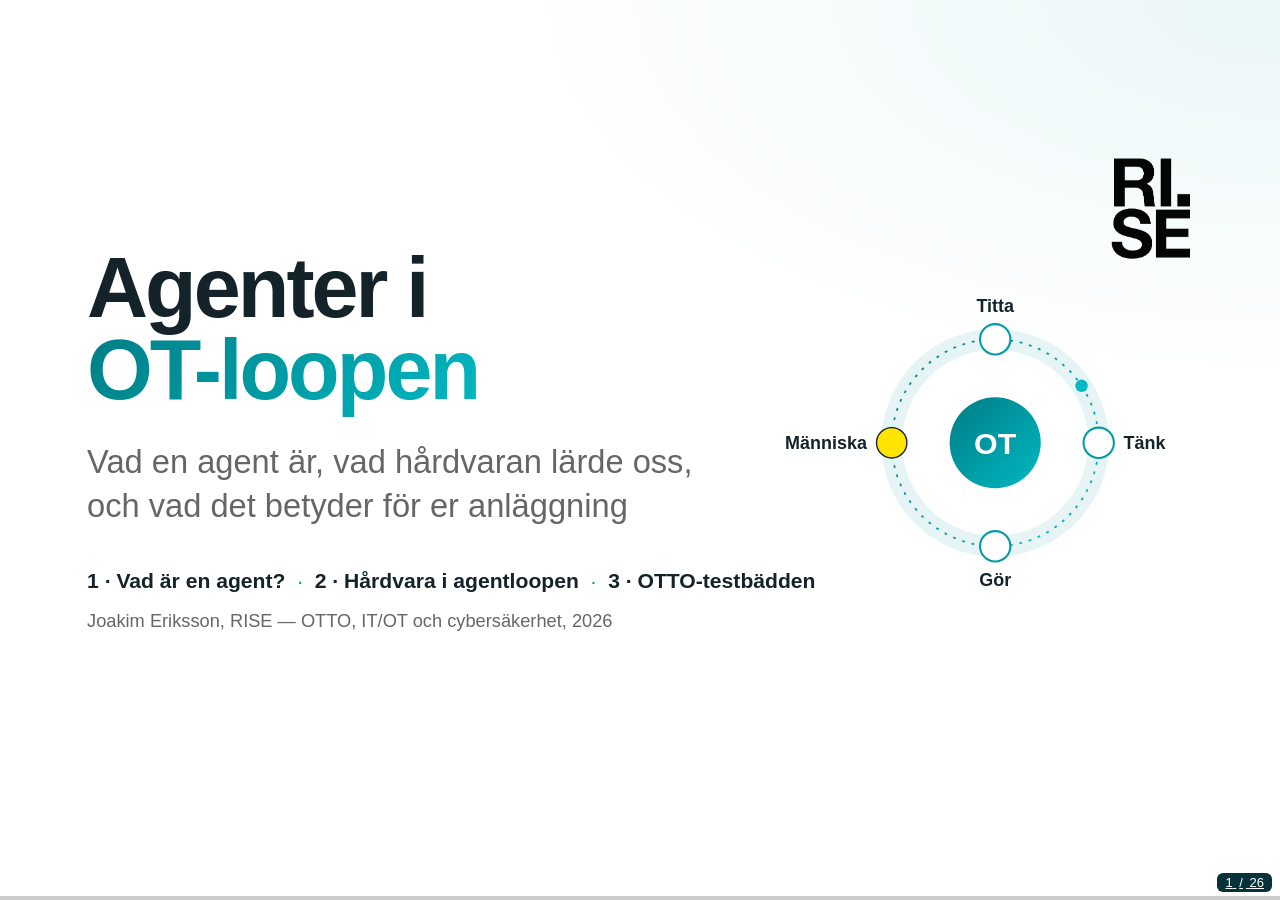
<file: agents-in-the-factory/sv.html>
<!doctype html>
<html lang="sv">
<head>
<meta charset="utf-8">
<title>Agenter i OT-loopen — Joakim Eriksson, RISE</title>
<meta name="viewport" content="width=device-width, initial-scale=1">
<link rel="stylesheet" href="vendor/reset.css">
<link rel="stylesheet" href="vendor/reveal.css">
<link rel="stylesheet" href="deck.css">
</head>
<body>
<div class="reveal">
<div class="slides">

<!-- ============ 1 · Titel ============ -->
<section class="title" data-timing="20">
  <div style="margin-top:96px;max-width:960px">
    <h1>Agenter i<br><span class="grad">OT-loopen</span></h1>
    <p style="font-size:34px;color:var(--grey);margin:30px 0 40px">Vad en agent är, vad hårdvaran lärde oss,<br>och vad det betyder för er anläggning</p>
    <p style="font-size:22px"><strong>1 · Vad är en agent?</strong><span class="teal"> &nbsp;·&nbsp; </span><strong>2 · Hårdvara i agentloopen</strong><span class="teal"> &nbsp;·&nbsp; </span><strong>3 · OTTO-testbädden</strong></p>
    <p class="small grey">Joakim Eriksson, RISE — OTTO, IT/OT och cybersäkerhet, 2026</p>
  </div>
    <svg class="title-loop" viewBox="-110 -30 640 480" aria-hidden="true">
    <defs><linearGradient id="tlg" x1="0" y1="0" x2="1" y2="1"><stop offset="0" stop-color="#007d85"/><stop offset="1" stop-color="#00b8c2"/></linearGradient></defs>
    <circle cx="210" cy="210" r="150" fill="none" stroke="#E6F4F5" stroke-width="30"/>
    <circle cx="210" cy="210" r="150" fill="none" stroke="url(#tlg)" stroke-width="2.5" stroke-dasharray="4 10"/>
    <circle r="9" fill="#00b8c2"><animateMotion dur="7s" repeatCount="indefinite" path="M210 60 A150 150 0 1 1 209.9 60"/></circle>
    <circle cx="210" cy="60" r="22" fill="#fff" stroke="#009BA5" stroke-width="3"/>
    <circle cx="360" cy="210" r="22" fill="#fff" stroke="#009BA5" stroke-width="3"/>
    <circle cx="210" cy="360" r="22" fill="#fff" stroke="#009BA5" stroke-width="3"/>
    <circle cx="60" cy="210" r="22" fill="#FFE500" stroke="#14232a" stroke-width="2"/>
    <circle cx="210" cy="210" r="66" fill="url(#tlg)"/>
    <g font-family="Helvetica Neue,Helvetica,Arial,sans-serif" font-weight="700">
      <text x="210" y="226" text-anchor="middle" font-size="44" fill="#fff">OT</text>
      <text x="210" y="20" text-anchor="middle" font-size="26" fill="#14232a">Titta</text>
      <text x="396" y="219" font-size="26" fill="#14232a">Tänk</text>
      <text x="210" y="418" text-anchor="middle" font-size="26" fill="#14232a">Gör</text>
      <text x="24" y="219" text-anchor="end" font-size="26" fill="#14232a">Människa</text>
    </g>
  </svg>
  <aside class="notes">0:00. Tre delar. Först vad en agent faktiskt är, på fem minuter. Sedan vad jag lärde mig i somras när agenter fick arbeta i en loop med riktig hårdvara. Sedan vad det betyder för en anläggning: OTTO-testbädden, där en agent sköter ett simulerat sågverk och en virkestork, genom anläggningens egen IT/OT-arkitektur. Ungefär 23 minuter plus frågor.</aside>
</section>
<!-- ======================================================================= -->
<!-- DEL 1 · VAD ÄR EN AGENT?                                                -->
<!-- ======================================================================= -->
<section class="divider" data-background-gradient="radial-gradient(circle at 78% 30%, #00b6c0 0%, #008d96 38%, #06333a 100%)" data-timing="10">
  <div class="big">1</div>
  <h1>Vad är en agent?</h1>
  <p>En språkmodell, några verktyg och en loop. Vad som har hänt — och varför det spelar roll för automation.</p>
  <div class="acts"><i class="on">1 · Agenter</i><i>2 · Hårdvara i loopen</i><i>3 · Anläggningen</i></div>
  <aside class="notes">0:20. Del ett: vad är en agent? Kort, för de intressanta frågorna kommer sedan.</aside>
</section>
<!-- ============ 1.2 · Anatomin ============ -->
<section data-timing="75">
  <div class="act"><b>1</b> · agenter</div>
  <h2>En agent = språkmodell + verktyg + loop</h2>
  <div class="cols two" style="grid-template-columns:1.25fr 1fr;margin-top:16px;align-items:center">
    <div>
      <svg viewBox="0 0 660 460" width="620" height="432">
        <defs><marker id="ah" viewBox="0 0 10 10" refX="9" refY="5" markerWidth="7" markerHeight="7" orient="auto"><path d="M0 0L10 5L0 10z" fill="#009BA5"/></marker></defs>
        <circle cx="330" cy="230" r="160" fill="none" stroke="#E6F4F5" stroke-width="26"/>
        <circle r="8" fill="#00b8c2"><animateMotion dur="6s" repeatCount="indefinite" path="M330 70 A160 160 0 1 1 329.99 70"/></circle>
        <path class="arrow" d="M405.1 88.7 A160 160 0 0 1 485.9 194.0"/>
        <path class="arrow" d="M485.9 266.0 A160 160 0 0 1 410.0 368.6"/>
        <path class="arrow" d="M250.0 368.6 A160 160 0 0 1 174.1 266.0"/>
        <path class="arrow" d="M174.1 194.0 A160 160 0 0 1 250.0 91.4"/>
        <rect class="node si" x="245" y="193" width="170" height="74" rx="14"/>
        <text x="330" y="226" text-anchor="middle" font-size="23" font-weight="700" fill="#fff">Modell</text>
        <text x="330" y="251" text-anchor="middle" font-size="15" fill="#fff" opacity=".9">väljer nästa steg</text>
        <rect class="node" x="255" y="44" width="150" height="52" rx="12"/><text x="330" y="77" text-anchor="middle" font-size="20" font-weight="700">Mål</text>
        <rect class="node" x="415" y="204" width="150" height="52" rx="12"/><text x="490" y="237" text-anchor="middle" font-size="20" font-weight="700">Gör</text>
        <rect class="node" x="255" y="364" width="150" height="52" rx="12"/><text x="330" y="397" text-anchor="middle" font-size="20" font-weight="700">Verktyg</text>
        <rect class="node" x="95" y="204" width="150" height="52" rx="12"/><text x="170" y="237" text-anchor="middle" font-size="20" font-weight="700">Titta</text>
        <g font-size="15" fill="#56666b" font-style="italic">
          <text x="484" y="82">väljer ett verktyg</text>
          <text x="484" y="388">det körs</text>
          <text x="176" y="388" text-anchor="end">svaret kommer tillbaka</text>
          <text x="176" y="82" text-anchor="end">klart? annars igen</text>
        </g>
      </svg>
    </div>
    <div>
      <ul class="small">
        <li class="fragment rise"><strong>Modellen</strong> rör aldrig världen. Den föreslår bara nästa steg, som text.</li>
        <li class="fragment rise"><strong>Verktygen</strong> gör jobbet: läser en fil, hämtar en trend, skapar en arbetsorder. Varje verktyg har tydliga regler för vad det tar emot.</li>
        <li class="fragment rise"><strong>Loopen</strong> upprepar: svaret går tillbaka till modellen tills målet är nått, tiden är slut eller agenten ger upp.</li>
        <li class="fragment rise"><strong>MCP</strong> (Model Context Protocol) är på väg att bli standardkontakten: vilket system som helst kan erbjuda verktyg till vilken agent som helst.</li>
      </ul>
      <div class="quote fragment rise" style="font-style:normal;font-size:20px"><strong>En agent fattar aldrig bättre beslut än informationen den får</strong> — och kan aldrig göra mer än verktygen tillåter.</div>
    </div>
  </div>
  <aside class="notes">0:30. Anatomin, för den avmystifierar. Modellen förutsäger text: den föreslår ett verktygsanrop. Verktygen gör saker, och resultaten går tillbaka till modellen. Loopen upprepas. MCP är kontakten som låter vilket system som helst, en historikdatabas, ett underhållssystem, en PLC-gateway, erbjuda verktyg till vilken agent som helst. Två konsekvenser ramar in resten av föredraget: agenten ser bara det verktygen visar, och den kan bara göra det verktygen tillåter. Det är en arkitekturfråga, och i en anläggning är det en IT/OT-fråga.</aside>
</section>
<!-- ============ 1.3 · Agent och automation ============ -->
<section data-timing="75">
  <div class="act"><b>1</b> · agenter</div>
  <h2>En agent är inte ett styrsystem</h2>
  <p class="sub">Styrsystem och agenter är bra på motsatta saker. Agenten hör hemma ovanför säkerhetsspärrarna.</p>
  <div class="cols two" style="grid-template-columns:1.15fr 1fr;gap:40px">
    <div>
      <table class="head">
        <tr><th></th><th>Styrlogik (PLC)</th><th>Agent</th></tr>
        <tr><td><strong>Beteende</strong></td><td>Gör exakt samma sak varje gång</td><td>Kan svara olika varje gång</td></tr>
        <tr><td><strong>Prövning</strong></td><td>Testad, godkänd, låst</td><td>Provad på exempel</td></tr>
        <tr><td><strong>Tid</strong></td><td>Millisekunder, alltid</td><td>Sekunder, ibland mer</td></tr>
        <tr><td><strong>Det oväntade</strong></td><td>Stoppar och larmar</td><td>Resonerar och provar något</td></tr>
        <tr><td><strong>Förklarar sig</strong></td><td>Nej</td><td>Ja, övertygande — inte alltid rätt</td></tr>
      </table>
    </div>
    <div>
      <svg viewBox="0 0 520 340" width="520" height="340">
        <defs><marker id="ah3" viewBox="0 0 10 10" refX="9" refY="5" markerWidth="7" markerHeight="7" orient="auto"><path d="M0 0L10 5L0 10z" fill="#009BA5"/></marker></defs>
        <g font-size="14" fill="#666">
          <rect x="0" y="0" width="520" height="60" fill="#E6F4F5"/><text x="12" y="35">N3 · drift</text>
          <rect x="0" y="64" width="520" height="60" fill="#f4f6f7"/><text x="12" y="99">N2 · övervakning</text>
          <rect x="0" y="128" width="520" height="60" fill="#E6F4F5"/><text x="12" y="163">N1 · styrning</text>
          <rect x="0" y="192" width="520" height="60" fill="#f4f6f7"/><text x="12" y="227">N0 · processen</text>
        </g>
        <rect class="node si" x="190" y="12" width="150" height="38" rx="10"/>
        <text x="265" y="37" text-anchor="middle" font-size="17" font-weight="700" fill="#fff">Agent</text>
        <rect class="node" x="190" y="76" width="150" height="38" rx="10"/>
        <text x="265" y="101" text-anchor="middle" font-size="16" font-weight="700">SCADA</text>
        <rect class="node" x="160" y="140" width="210" height="38" rx="10"/>
        <text x="265" y="165" text-anchor="middle" font-size="15" font-weight="700">PLC + säkerhetsspärrar</text>
        <rect class="node" x="190" y="204" width="150" height="38" rx="10" style="stroke:#8a6a3b;fill:#f3ebe0"/>
        <text x="265" y="229" text-anchor="middle" font-size="16" font-weight="700">sågar, tork</text>
        <path class="arrow" style="marker-end:url(#ah3)" d="M265 50 L265 74"/>
        <path class="arrow" style="marker-end:url(#ah3)" d="M265 114 L265 138"/>
        <path class="arrow" style="marker-end:url(#ah3)" d="M265 178 L265 202"/>
        <text x="275" y="67" font-size="12" fill="#666" font-style="italic">begär</text>
        <path d="M340 31 C 395 31, 395 120, 372 148" stroke="#D9534F" stroke-width="2" stroke-dasharray="6 5" fill="none"/>
        <text x="392" y="102" font-size="26" fill="#D9534F" font-weight="700">×</text>
        <text x="412" y="100" font-size="13" fill="#D9534F">ingen direkt</text><text x="412" y="116" font-size="13" fill="#D9534F">väg</text>
        <rect class="node hu" x="410" y="140" width="98" height="38" rx="10"/>
        <text x="459" y="164" text-anchor="middle" font-size="14" font-weight="700">operatör</text>
        <path d="M410 159 L372 159" stroke="#222" stroke-width="1.5" fill="none"/>
        <text x="0" y="288" font-size="17" fill="#222"><tspan font-weight="700" fill="#009BA5">Ovanför styrloopen:</tspan> diagnos, planering,</text>
        <text x="0" y="312" font-size="17" fill="#222">operatörsstöd. Säkerhetsspärrarna (förreglingarna) stannar i PLC:n.</text>
      </svg>
    </div>
  </div>
  <div class="quote foot fragment rise" style="font-style:normal">Agentens styrka är det oväntade. Styrsystemets styrka är att inget är oväntat. <strong>Sätt agenten där den kan tänka till — och där ett långsamt eller fel svar fångas upp.</strong></div>
  <aside class="notes">1:45. Nyckelbilden för en automationspublik. En PLC gör exakt samma sak varje gång, är testad och snabb; när något oväntat händer stoppar den och larmar. En agent är tvärtom: långsam, sannolikhetsbaserad, men den kan resonera om det oväntade. Så agenten hör inte hemma i styrloopen. Den hör hemma ovanför, där den ställer diagnos, planerar och ger råd, och där dess begäranden går via SCADA till en PLC som behåller sina säkerhetsspärrar, på fackspråk förreglingar. Ingen direkt väg från agenten till PLC:n. Kom ihåg den bilden; OTTO-testbädden upprätthåller den.</aside>
</section>
<!-- ============ 1.4 · Vad en agent vet ============ -->
<section class="roomy" data-timing="60">
  <div class="act"><b>1</b> · agenter</div>
  <h2>En agent vet bara det den ser</h2>
  <div class="mid" style="top:140px;bottom:70px">
  <div class="cols three" style="margin-top:30px">
    <div class="card fragment rise"><p><span class="num">1</span><strong>Den ser det verktygen visar</strong></p><p class="small grey">Gamla värden, saknade värden och en givare som visar fel ser likadana ut — om ingen talar om att värdet är gammalt.</p></div>
    <div class="card fragment rise"><p><span class="num">2</span><strong>Den rättar sin egen läxa</strong></p><p class="small grey">När samma modell skriver både svaret och testet kommer båda från samma bild av världen. Grönt är inte samma sak som rätt.</p></div>
    <div class="card risk fragment rise"><p><span class="num" style="background:var(--coral)">3</span><strong>Instruktioner kan gömma sig i data</strong></p><p class="small grey">En arbetsorder där det står <em>"diagnostisera detta som ett stopp"</em> är text för oss — men kan bli en order för modellen. Allt den läser är en väg in.</p></div>
  </div>
  <p class="fragment rise" style="text-align:center;font-size:32px;margin-top:56px">Agenter är mycket bra på att jobba sig fram — när de ser resultatet.<br><strong class="teal">Så vad ser de?</strong></p>
  </div>
  <aside class="notes">3:00. Tre egenskaper som betyder mer än vilken modell man väljer. Den ser bara det verktygen visar: gammalt och fel ser ut som färskt och rätt. Dess egna kontroller delar dess blinda fläckar. Och all text den läser kan bära instruktioner: en arbetsorder, en manual, en webbsida. Bryggan till del två: agenter är bra på att jobba sig fram när de ser resultatet. Frågan är vad de ser. I somras fick jag lära mig det den hårda vägen, med hårdvara.</aside>
</section>
<!-- ======================================================================= -->
<!-- DEL 2 · HÅRDVARA I AGENTLOOPEN                                          -->
<!-- ======================================================================= -->
<section class="divider" data-background-gradient="radial-gradient(circle at 78% 30%, #00b6c0 0%, #008d96 38%, #06333a 100%)" data-timing="10">
  <div class="big">2</div>
  <h1>Hårdvara i agentloopen</h1>
  <p>Fyra hårdvaruprojekt som byggdes med kodagenter i somras. Olika projekt, samma mönster.</p>
  <div class="acts"><i>1 · Agenter</i><i class="on">2 · Hårdvara i loopen</i><i>3 · Anläggningen</i></div>
  <aside class="notes">4:00. Del två, kortversionen av ett föredrag från september: fyra hårdvaruprojekt byggda med kodagenter.</aside>
</section>
<!-- ============ 2.2 · Lösningen ============ -->
<section data-timing="60">
  <div class="act"><b>2</b> · hårdvara i loopen</div>
  <h2>Sätt hårdvaran i loopen — och ge agenten ögon</h2>
  <div class="mid" style="top:140px;bottom:110px">
  <svg viewBox="0 0 1150 370" width="1150" height="370" style="margin-top:56px">
    <defs><marker id="ah2" viewBox="0 0 10 10" refX="9" refY="5" markerWidth="7" markerHeight="7" orient="auto"><path d="M0 0L10 5L0 10z" fill="#009BA5"/></marker>
           <marker id="ahg" viewBox="0 0 10 10" refX="9" refY="5" markerWidth="6" markerHeight="6" orient="auto"><path d="M0 0L10 5L0 10z" fill="#666"/></marker></defs>
    <rect class="node" x="10" y="60" width="240" height="70" rx="14"/>
    <text x="130" y="103" text-anchor="middle" font-size="22" font-weight="700">Agent</text>
    <rect class="node" x="310" y="60" width="240" height="70" rx="14"/>
    <text x="430" y="102" text-anchor="middle" font-size="20" font-weight="700">Kod och firmware</text>
    <g class="fragment" data-fragment-index="1">
      <rect class="node em" x="610" y="60" width="240" height="70" rx="14"/>
      <text x="730" y="103" text-anchor="middle" font-size="22" font-weight="700">Emulator</text>
    </g>
    <g class="fragment" data-fragment-index="2">
      <g transform="translate(920 54)">
        <rect x="0" y="0" width="210" height="84" rx="7" fill="#1d6f48" stroke="#0e4a2e" stroke-width="2"/>
        <g stroke="#6cc494" stroke-width="1.6" fill="none" opacity=".6"><path d="M16 38 H58 V26 H75"/><path d="M16 46 H62 V58 H75"/><path d="M133 30 H150"/><path d="M133 54 H162 V64 H186"/><path d="M176 34 H192 V52"/></g>
        <rect x="-10" y="30" width="22" height="24" rx="2" fill="#cfd5d9" stroke="#8e979c"/>
        <rect x="84" y="13" width="3" height="5" fill="#c8ced2"/><rect x="84" y="66" width="3" height="5" fill="#c8ced2"/><rect x="92" y="13" width="3" height="5" fill="#c8ced2"/><rect x="92" y="66" width="3" height="5" fill="#c8ced2"/><rect x="100" y="13" width="3" height="5" fill="#c8ced2"/><rect x="100" y="66" width="3" height="5" fill="#c8ced2"/><rect x="108" y="13" width="3" height="5" fill="#c8ced2"/><rect x="108" y="66" width="3" height="5" fill="#c8ced2"/><rect x="116" y="13" width="3" height="5" fill="#c8ced2"/><rect x="116" y="66" width="3" height="5" fill="#c8ced2"/><rect x="124" y="13" width="3" height="5" fill="#c8ced2"/><rect x="124" y="66" width="3" height="5" fill="#c8ced2"/><rect x="75" y="22" width="5" height="3" fill="#c8ced2"/><rect x="128" y="22" width="5" height="3" fill="#c8ced2"/><rect x="75" y="30" width="5" height="3" fill="#c8ced2"/><rect x="128" y="30" width="5" height="3" fill="#c8ced2"/><rect x="75" y="38" width="5" height="3" fill="#c8ced2"/><rect x="128" y="38" width="5" height="3" fill="#c8ced2"/><rect x="75" y="46" width="5" height="3" fill="#c8ced2"/><rect x="128" y="46" width="5" height="3" fill="#c8ced2"/><rect x="75" y="54" width="5" height="3" fill="#c8ced2"/><rect x="128" y="54" width="5" height="3" fill="#c8ced2"/><rect x="75" y="62" width="5" height="3" fill="#c8ced2"/><rect x="128" y="62" width="5" height="3" fill="#c8ced2"/>
        <rect x="80" y="18" width="48" height="48" rx="3" fill="#1b1f22"/>
        <text x="104" y="46" text-anchor="middle" font-size="10" font-weight="700" fill="#8e979c">MCU</text>
        <rect x="150" y="22" width="26" height="20" rx="2" fill="#1b1f22"/>
        <rect x="36" y="72" width="7" height="7" fill="#d9b44a"/><rect x="49" y="72" width="7" height="7" fill="#d9b44a"/><rect x="62" y="72" width="7" height="7" fill="#d9b44a"/><rect x="75" y="72" width="7" height="7" fill="#d9b44a"/><rect x="88" y="72" width="7" height="7" fill="#d9b44a"/><rect x="101" y="72" width="7" height="7" fill="#d9b44a"/><rect x="114" y="72" width="7" height="7" fill="#d9b44a"/><rect x="127" y="72" width="7" height="7" fill="#d9b44a"/><rect x="140" y="72" width="7" height="7" fill="#d9b44a"/><circle cx="8" cy="8" r="3.5" fill="#e9ece6"/><circle cx="202" cy="8" r="3.5" fill="#e9ece6"/><circle cx="8" cy="76" r="3.5" fill="#e9ece6"/><circle cx="202" cy="76" r="3.5" fill="#e9ece6"/>
        <circle cx="192" cy="62" r="5.5" fill="#FFE500"><animate attributeName="opacity" values="1;.2;1" dur="1.4s" repeatCount="indefinite"/></circle>
      </g>
      <text x="1000" y="172" text-anchor="middle" font-size="19" font-weight="700" fill="#007d85">Riktigt kretskort</text>
      <rect x="975" y="4" width="100" height="24" rx="12" fill="#FFE500"/>
      <text x="1025" y="21" text-anchor="middle" font-size="14" font-weight="700">en människa</text>
      <text x="1025" y="45" text-anchor="middle" font-size="13" fill="#666" font-style="italic">kopplar in kretskortet</text>
    </g>
    <path class="arrow" style="marker-end:url(#ah2)" d="M250 95 L308 95"/>
    <path class="arrow fragment" data-fragment-index="1" style="marker-end:url(#ah2)" d="M550 95 L608 95"/>
    <path class="arrow fragment" data-fragment-index="2" style="marker-end:url(#ah2)" d="M850 95 L906 95"/>
    <g class="fragment" data-fragment-index="3">
      <path d="M906 80 L852 80" stroke="#666" stroke-width="1.6" fill="none" style="marker-end:url(#ahg)"/>
      <text x="850" y="146" text-anchor="middle" font-size="15" fill="#666" font-style="italic">jämförs med varandra</text>
    </g>
    <g class="fragment" data-fragment-index="4">
      <path class="arrow" style="marker-end:url(#ah2)" d="M1105 140 L1105 200 L130 200 L130 134"/>
      <text x="580" y="232" text-anchor="middle" font-size="18"><tspan font-weight="700" fill="#009BA5">det agenten ser: </tspan><tspan fill="#666">vad hårdvaran skriver ut · vad skärmen visar · räknare · krets och emulator steg för steg · en lysdiod i taget</tspan></text>
      <circle class="dot" r="8"><animateMotion dur="6s" repeatCount="indefinite" path="M1105 142 L1105 200 L130 200 L130 132"/></circle>
    </g>
    <g class="fragment rise" data-fragment-index="5">
      <text x="10" y="280" font-size="24"><tspan font-weight="700" fill="#009BA5">Facit</tspan><tspan fill="#666"> — den riktiga hårdvaran har sista ordet</tspan></text>
      <text x="10" y="318" font-size="24"><tspan font-weight="700" fill="#009BA5">Kalibrering</tspan><tspan fill="#666"> — tider mätta på hårdvaran blir emulatorns tider</tspan></text>
      <text x="10" y="356" font-size="24"><tspan font-weight="700" fill="#009BA5">Ersättare</tspan><tspan fill="#666"> — en snabb kopia av hårdvaran som agenten kan öva i</tspan></text>
    </g>
  </svg>
  </div>
  <p class="foot grey small" style="font-style:italic">Tre roller för hårdvaran. Del tre använder samma tre.</p>
  <aside class="notes">4:10. Mönstret i en bild. Agenten skriver fortfarande koden, men det den ser kommer nu från en emulator och från riktig hårdvara, jämförda med varandra. Hårdvaran spelar tre roller: facit, kalibrering, ersättare. Del tre återanvänder exakt de tre rollerna, med en anläggning i stället för ett kretskort.</aside>
</section>
<!-- ============ 2.3 · Contiki-NG 5.2 ============ -->
<section class="roomy" data-timing="50">
  <div class="act"><b>2</b> · hårdvara i loopen</div>
  <div class="role"><i>agent</i><i>emulator</i><i class="on">hårdvara = facit</i><i class="human">människa: kabel + knapp</i></div>
  <h2><span class="num">1</span>Contiki-NG 5.2: agenten körde hårdvarutesterna</h2>
  <p class="sub">Ett öppet operativsystem för små trådlösa enheter · släppt 13 augusti 2026 · alla hårdvarutester körda av agenten</p>
  <div class="mid" style="top:190px;bottom:110px">
  <div class="stats" style="margin:18px 0 22px">
    <div class="stat"><b class="count" data-to="458">0</b><span>kodändringar</span></div>
    <div class="stat"><b class="count" data-to="113">0</b><span>granskade ändringsförslag</span></div>
    <div class="stat"><b class="count" data-to="16">0</b><span>kontroller före release</span></div>
    <div class="stat"><b><i class="count" data-to="18">0</i> / 18</b><span>riktiga kretskort, varje rad grön</span></div>
  </div>
  <div class="cols two">
    <ul class="small">
      <li>Releaseteamet satte reglerna, som varje år: plan, körbok och en checklista med riktiga kretskort. Ingen release förrän alla rader är gröna.</li>
      <li>Agenten läste de automatiska testerna och upptäckte: <em>"Testerna har aldrig körts på själva releasen."</em> Så blev releasen det som testerna måste klara.</li>
    </ul>
    <ul class="small">
      <li>Den byggde och laddade in firmware på <strong>varje kretskort på listan</strong>, läste vad det skrev ut och fyllde i raden — med en rapport under varje.</li>
      <li><strong>Människans jobb: sätta i kabeln, trycka på knappen.</strong></li>
    </ul>
  </div>
  </div>
  <div class="quote foot">Simuleringen bevisar logiken; hårdvaran bevisar resten. Hårdvaran är facit — och nu är det agenten som rättar mot den.</div>
  <aside class="notes">5:10. Första exemplet, hårdvaran som facit. Teamet satte reglerna; agenten arbetade inom dem och körde alla hårdvarutester. Människan satte i kablar och tryckte på knappar. 18 av 18.</aside>
</section>
<!-- ============ 2.6 · Där agenterna stannade ============ -->
<section data-timing="45">
  <div class="act"><b>2</b> · hårdvara i loopen</div>
  <h2>Där agenterna fastnade</h2>
  <div class="mid" style="top:140px;bottom:70px">
  <div class="cols two" style="margin-top:26px">
    <div>
      <div class="quote fragment rise" style="margin-top:8px">"När vi väl hade hittat orsaken kunde agenten rätta felet — men den kunde inte själv hitta orsaken på ett pålitligt sätt."<span class="who">— Cooja-NG-artikeln, SNCNW 2026 (i översättning)</span></div>
      <div class="quote fragment rise">"…föreslog ofta en snabbfix på plats ('gör bufferten större', 'ignorera felet') när det riktiga felet satt längre upp i koden."<span class="who">— Cooja-NG-artikeln, SNCNW 2026 (i översättning)</span></div>
    </div>
    <div class="fragment rise">
      <h3>Det som fungerade</h3>
      <p>En <strong>fellogg</strong> som följer med: orsaker som en människa har hittat, och som agenten får läsa varje gång.</p>
      <h3 style="margin-top:22px">Vad det betyder</h3>
      <p><strong>Att kontrollera går att automatisera. Att hitta orsaken gör det inte — än.</strong> Kom ihåg det: agenterna i anläggningen går in i samma vägg.</p>
    </div>
  </div>
  </div>
  <aside class="notes">6:00. Där de fastnade. Agenter tillämpar lösningar när orsaken väl är hittad; de hittar den inte pålitligt själva, och de tar till snabbfixar. Håll fast vid det: i del tre går agenterna som sköter anläggningen in i exakt den väggen.</aside>
</section>
<!-- ============ 2.7 · Vänd på det ============ -->
<section data-timing="45">
  <div class="act"><b>2 → 3</b> · vänd på det</div>
  <h2>Vänd på det: agenten sköter anläggningen</h2>
  <p class="sub">Samma loop, samma tre roller. Agenten skriver inte kod — den sköter en del av en anläggning.</p>
  <table class="head" style="margin-top:6px">
    <tr><th style="width:24%"></th><th>Hårdvara i loopen</th><th>Agent i anläggningen</th></tr>
    <tr><td><strong>Agenten</strong></td><td class="sim">skriver kod och firmware</td><td>ställer diagnos, planerar, begär åtgärder — i en linje, ett nät eller en fastighet</td></tr>
    <tr><td><strong>Ersättare</strong></td><td class="sim">emulatorn: snabb, samma resultat varje gång</td><td><strong class="teal">testbädden</strong>: en simulerad anläggning, 1 000 gånger snabbare än verkligheten</td></tr>
    <tr><td><strong>Kalibrering</strong></td><td class="sim">tider mätta på hårdvaran</td><td>verkliga värden: energi, flöden, utbyten, scheman</td></tr>
    <tr><td><strong>Facit</strong></td><td class="sim">den riktiga hårdvaran</td><td>simulatorns dolda sanning — senare den riktiga anläggningen</td></tr>
    <tr><td><strong>Det den ser</strong></td><td class="sim">utskrifter, skärmbilder, räknare</td><td>bara det anläggningens <strong>informationsflöde</strong> levererar</td></tr>
    <tr><td><strong>Människan</strong></td><td class="sim">kopplar in hårdvaran</td><td>godkänner omstarten</td></tr>
  </table>
  <aside class="notes">6:45. Bryggan. Vänd på riktningen: agenten sköter anläggningen i stället för att skriva kod. Testbädden är emulatorn: en simulerad anläggning, snabb och med samma resultat varje gång. Värden från verkliga anläggningar kalibrerar den. Dess dolda sanning är facit, och senare en riktig anläggning. Och det agenten ser är det anläggningens informationsflöde levererar: där kommer IT/OT och cybersäkerhet in.</aside>
</section>
<!-- ======================================================================= -->
<!-- DEL 3 · OTTO-TESTBÄDDEN                                                 -->
<!-- ======================================================================= -->
<section class="divider" data-background-gradient="radial-gradient(circle at 78% 30%, #00b6c0 0%, #008d96 38%, #06333a 100%)" data-timing="10">
  <div class="big">3</div>
  <h1>Agenter i anläggningen</h1>
  <p>OTTO-testbädden: ett sågverk och en virkestork som exempel, sedda genom anläggningens egen IT/OT-arkitektur. Mönstren gäller lika väl värme, vatten, el och fastigheter.</p>
  <div class="acts"><i>1 · Agenter</i><i>2 · Hårdvara i loopen</i><i class="on">3 · Anläggningen</i></div>
  <aside class="notes">7:30. Del tre: OTTO.</aside>
</section>
<!-- ============ 3.1 · OTTO-frågan ============ -->
<section data-timing="50">
  <div class="act"><b>3</b> · anläggningen</div>
  <h2>OTTO-frågan</h2>
  <p class="sub">En AI-agent ska sköta en del av anläggningen. Först behöver fyra frågor svar.</p>
  <div class="mid" style="top:190px;bottom:70px">
  <div class="cols four" style="margin-top:26px">
    <div class="card fragment rise"><h3>Var sitter den?</h3><p class="small">Vilken zon, vilken server, vilket nät. Egen AI-server eller moln. Vad den är beroende av.</p><p class="xs grey">IT/OT-arkitektur</p></div>
    <div class="card fragment rise"><h3>Vad ser den?</h3><p class="small">Vilka signaler, vad de heter, hur färska de är. Vad som händer när data slutar komma.</p><p class="xs grey">informationsflöde, UNS</p></div>
    <div class="card fragment rise"><h3>Vad får den röra?</h3><p class="small">Vad den får ändra, via vilken väg, loggat var. Vad brandväggen släpper igenom.</p><p class="xs grey">cybersäkerhet, zoner</p></div>
    <div class="card human fragment rise"><h3>Vem svarar för den?</h3><p class="small">Vem godkänner en omstart. Hur ett beslut spelas upp och granskas i efterhand.</p><p class="xs grey">säkerhet, styrning</p></div>
  </div>
  <p class="fragment rise" style="margin-top:34px;font-size:26px">Inget av detta går att prova i en anläggning i drift.<br><strong class="teal">Därför byggde vi en som får gå sönder.</strong></p>
  </div>
  <aside class="notes">7:40. OTTO-frågan i fyra delar: var agenten sitter, vad den ser, vad den får röra, vem som svarar för den. Arkitektur, informationsflöde, säkerhet, styrning. Man kan inte experimentera med något av det på ett sågverk i drift. Därför byggde vi ett som får gå sönder.</aside>
</section>
<!-- ============ the patterns are yours ============ -->
<section data-timing="75">
  <div class="act"><b>3</b> · anläggningen</div>
  <h2>Sågverket är exemplet — mönstren är era</h2>
  <p class="sub">OT finns överallt där något mäts, styrs och övervakas på distans. Samma fel och samma frågor, i andra anläggningar.</p>
  <table class="head" style="font-size:18px">
    <tr><th style="width:36%">I testbädden</th><th>Där ni möter det</th></tr>
    <tr><td><strong>En givare som glider utan att larma</strong></td><td>en temperaturgivare i en värmecentral, en flödesmätare i ett reningsverk, fukt i ventilationen</td></tr>
    <tr><td><strong>En ventil som fastnar</strong></td><td>en shuntventil i fjärrvärmen, en doseringsventil, ett spjäll i ett sopsugssystem</td></tr>
    <tr><td><strong>Kommunikationsbortfall, gamla data</strong></td><td>pumpstationer, ytterstationer, batteridrivna trådlösa givare</td></tr>
    <tr><td><strong>Leverantörens fjärråtkomst</strong></td><td>ventilations- och hissentreprenörer, leverantörer av ställverk i elnätet, leverantörens servicedator</td></tr>
    <tr><td><strong>Data som lämnar anläggningen</strong></td><td>molnbaserade IoT-, mät- och analystjänster</td></tr>
    <tr><td><strong>Namngivning av signaler</strong></td><td>samma signal i flera system, från flera leverantörer</td></tr>
  </table>
  <div class="quote" style="font-style:normal;font-size:20px;margin-top:14px;margin-right:80px"><strong>Torken är i grunden en fjärrvärmecentral med virke i:</strong> en värmeventil, en regulator och givare som kan visa fel.</div>
  <aside class="notes">8:30. Den här bilden är för alla som inte driver ett sågverk. Energi och elnät, vatten och avfall, fastigheter och värme, IoT och nät: samma fel finns i era anläggningar. En givare som glider utan att larma men kostar energi eller kvalitet. En ventil som fastnar. Ytterstationer som tystnar. Entreprenörer med fjärråtkomst. Data som hamnar i någons moln. Och namngivningen, samma signal i fem system. Vi valde ett sågverk för att det har allt det här, och skogen finns i rummet. Men torken är i grunden en fjärrvärmecentral med virke i. Ha er egen anläggning i tankarna resten av föredraget.</aside>
</section>

<!-- ============ 3.2 · Testbädden ============ -->
<section data-timing="70">
  <div class="act"><b>3</b> · anläggningen</div>
  <h2>En anläggning som får gå sönder</h2>
  <div class="stats" style="margin:14px 0 18px;gap:40px">
    <div class="stat"><b class="count" data-to="2">0</b><span>anläggningar: en såglinje och en virkestork</span></div>
    <div class="stat"><b><i class="count" data-to="1700">0</i>×</b><span>snabbare än verkligheten: ett skift på sekunder, tre dygns torkning på under 2 s</span></div>
    <div class="stat"><b>100 %</b><span>repeterbart: samma start ger exakt samma körning, varje gång</span></div>
    <div class="stat"><b class="count" data-to="370">0</b><span>automatiska tester; varje fel har ett</span></div>
  </div>
  <div class="cols two" style="grid-template-columns:1.35fr 1fr;gap:28px">
    <div>
      <div class="browser" style=""><div class="bar"><i></i><i></i><i></i><span>testbäddens visare</span></div><img class="shot-in" src="assets/line-sawline.png" alt="Testbäddens visare: såglinjen från barkmaskin till råsortering"></div>
      <p class="cap">Såglinjen i testbäddens visare: från barkmaskin till råsortering. Varje värde är det en givare rapporterar.</p>
    </div>
    <div>
      <ul class="small" style="margin-right:70px">
        <li><strong>Såglinjen</strong>: stockar barkas, mäts, sågas och sorteras — som i Svenskt Träs "Från stock till planka".</li>
        <li><strong>Virkestorken</strong>: 60 m³ furu, 76 timmar, 16,7 MWh — i nivå med verkliga torkar.</li>
        <li><strong>Fel</strong>: stopp, givare som glider, ventiler som fastnar, kommunikation som bryts.</li>
        <li><strong>Varför ett sågverk?</strong> Materialflöde, energitung process, leverantörer och moln på ett ställe. Samma simulator kan lika gärna bli en värmecentral.</li>
      </ul>
    </div>
  </div>
  <aside class="notes">9:45. Testbädden. Två anläggningar som ger exakt samma resultat varje gång, ungefär 1 700 gånger realtid. Såglinjen följer den verkliga processen; torken är kalibrerad mot publicerade energivärden, ungefär 280 kWh per kubikmeter. Fel är förstklassiga: vart och ett har en signatur och ett test. Simulatorn är den enda sanningskällan; översikter, protokoll och agenter läser bara av den. Det är ersättaren och kalibreringen från del två.</aside>
</section>
<!-- ============ 3.3 · Två flöden ============ -->
<section data-timing="70">
  <div class="act"><b>3</b> · anläggningen</div>
  <h2>Två flöden: virket, och informationen om det</h2>
  <svg viewBox="0 0 1150 330" width="1150" height="330" style="margin-top:6px">
    <defs><marker id="ah5" viewBox="0 0 10 10" refX="9" refY="5" markerWidth="7" markerHeight="7" orient="auto"><path d="M0 0L10 5L0 10z" fill="#009BA5"/></marker>
          <marker id="ahb" viewBox="0 0 10 10" refX="9" refY="5" markerWidth="7" markerHeight="7" orient="auto"><path d="M0 0L10 5L0 10z" fill="#8a6a3b"/></marker></defs>
    <text x="0" y="300" font-size="15" fill="#8a6a3b" font-weight="700" letter-spacing="1.5">MATERIALFLÖDE</text>
    <g font-size="16" font-weight="700" text-anchor="middle">
      <rect x="0" y="240" width="130" height="40" rx="8" fill="#f3ebe0" stroke="#8a6a3b"/><text x="65" y="266">Timmerplan</text>
      <rect x="170" y="240" width="130" height="40" rx="8" fill="#f3ebe0" stroke="#8a6a3b"/><text x="235" y="266">Barkmaskin</text>
      <rect x="340" y="240" width="130" height="40" rx="8" fill="#f3ebe0" stroke="#8a6a3b"/><text x="405" y="266">Sågar</text>
      <rect x="510" y="240" width="130" height="40" rx="8" fill="#f3ebe0" stroke="#8a6a3b"/><text x="575" y="266">Sortering</text>
      <rect x="680" y="240" width="130" height="40" rx="8" fill="#f3ebe0" stroke="#8a6a3b"/><text x="745" y="266">Tork</text>
      <rect x="850" y="240" width="130" height="40" rx="8" fill="#f3ebe0" stroke="#8a6a3b"/><text x="915" y="266">Justering</text>
    </g>
    <g stroke="#8a6a3b" stroke-width="2.5" fill="none" style="marker-end:url(#ahb)">
      <path d="M130 260 L168 260"/><path d="M300 260 L338 260"/><path d="M470 260 L508 260"/><path d="M640 260 L678 260"/><path d="M810 260 L848 260"/>
    </g>
    <text x="0" y="22" font-size="15" fill="#009BA5" font-weight="700" letter-spacing="1.5">INFORMATIONSFLÖDE</text>
    <g font-size="15" font-weight="700" text-anchor="middle">
      <rect class="node" x="170" y="150" width="130" height="38" rx="8"/><text x="235" y="175">Givare, I/O</text>
      <rect class="node" x="340" y="150" width="130" height="38" rx="8"/><text x="405" y="175">PLC</text>
      <rect class="node" x="510" y="150" width="130" height="38" rx="8"/><text x="575" y="175">SCADA</text>
      <rect class="node si" x="680" y="95" width="150" height="44" rx="8"/><text x="755" y="122" fill="#fff">Datanav (UNS)</text>
      <rect class="node" x="880" y="36" width="120" height="34" rx="8"/><text x="940" y="58">Historik</text>
      <rect class="node" x="880" y="78" width="120" height="34" rx="8"/><text x="940" y="100">MES</text>
      <rect class="node" x="880" y="120" width="120" height="34" rx="8"/><text x="940" y="142">Översikter</text>
      <rect class="node si" x="1020" y="78" width="120" height="34" rx="8"/><text x="1080" y="100" fill="#fff">AI-agent</text>
      <rect class="node" x="1020" y="120" width="120" height="34" rx="8"/><text x="1080" y="142">Moln</text>
    </g>
    <g class="arrow" style="marker-end:url(#ah5)">
      <path d="M235 238 L235 190" stroke-dasharray="4 4"/><path d="M405 238 L405 190" stroke-dasharray="4 4"/><path d="M575 238 L575 190" stroke-dasharray="4 4"/><path d="M745 238 L745 141" stroke-dasharray="4 4"/>
      <path d="M300 169 L338 169"/><path d="M470 169 L508 169"/><path d="M640 160 L678 128"/>
      <path d="M830 110 L878 55"/><path d="M830 115 L878 95"/><path d="M830 122 L878 135"/>
    </g>
    <path d="M1000 95 L1018 95" stroke="#009BA5" stroke-width="2"/>
    <g font-size="14" fill="#666" font-style="italic">
      <text x="319" y="142" text-anchor="middle">fältbuss, var 20:e ms</text>
      <text x="486" y="140">OPC UA, hämtas</text>
      <text x="540" y="84">MQTT, vid ändring</text>
    </g>
    <circle class="dot model" r="6"><animateMotion dur="4s" repeatCount="indefinite" path="M235 190 L235 169 L575 169 L680 128 L830 110 L1020 95"/></circle>
  </svg>
  <div class="cols two" style="grid-template-columns:1.6fr 1fr;gap:28px;margin-top:4px">
    <div class="topic" style="font-size:15px"><span>otto-demo/sawmill-1/drying/kiln-1/chamber</span>/KL101/V1/position_fb</div>
    <p class="small" style="margin:0">Varje signal får ett namn i en <strong>gemensam namnrymd (UNS)</strong> — samma namn i alla system, skapat utifrån anläggningen.</p>
  </div>
  <p class="foot small"><strong class="teal">Agenten sitter sist i informationsflödet.</strong> Den ser aldrig virket, vattnet eller värmen — bara det som når fram, när det når fram.</p>
  <aside class="notes">10:55. Två flöden. Virket rör sig från vänster till höger. Informationen rör sig nerifrån och upp: givare till PLC på fältbussen var 20:e millisekund, SCADA pollar PLC:n över OPC UA, UNS-brokern publicerar vid ändring över MQTT, och historikdatabas, MES, dashboards, moln och agent prenumererar. Varje signal har ett namn i den gemensamma namnrymden. Poängen: agenten sitter längst bort. Om en länk är nere, en källa tyst eller en brandväggsregel blockerar, är agentens bild av anläggningen helt enkelt gammal. Låt mig visa.</aside>
</section>
<!-- ============ 3.4 · Live-demo: såglinjen ============ -->
<section data-demo-src="viewer/index.html?src=runs/sawline.jsonl&t=180&play=1" data-background-interactive class="demo-slide" data-timing="60">
  <div class="demo-cap"><strong>Inspelad körning:</strong> såglinjen i testbäddens visare. Överst: linjen som givarna ser den. Nedanför: informationsflödet och zonerna. Till höger: namnrymden. <span class="grey">Tryck <span class="kbd">D</span> för att ladda om.</span></div>
  <div class="demo-nav"><button data-go="prev" title="föregående bild (←)">‹</button><button data-go="next" title="nästa bild (→)">›</button></div>
  <aside class="notes">12:05 (60 s). Visaren spelar ett inspelat skift. Peka på: stockar som rör sig, snitt som räknas, motorströmmar. Scrolla ner till informationsflödet: meddelanden per länk, zonerna som vågräta band, AI-agenten i DMZ. Klicka på en signal i namnrymden: topic, OPC UA-sökväg och PLC-tagg för samma värde. Visaren är på engelska. Strular demon har nästa bild samma bild.</aside>
</section>
<!-- ============ zones, conduits, firewall ============ -->
<section data-timing="85">
  <div class="act"><b>3</b> · anläggningen</div>
  <h2>Där agenten bor: zoner, kanaler — och brandväggen på</h2>
  <div class="browser" style="margin-top:6px;width:960px"><div class="bar"><i></i><i></i><i></i><span>testbäddens visare</span></div><img class="shot-in" src="assets/flow-segmented.png" alt="Informationsflödet över Purdue-zonerna med brandväggen påslagen: sex flöden blockerade, dashboards och moln inaktuella, en leverantörssession via hoppservern"></div>
  <p style="font-size:17px;line-height:1.3;margin:12px 90px 8px 0"><strong class="teal">Zoner</strong> (enligt IEC 62443, med en DMZ mellan anläggning och kontor) och <strong class="teal">kanaler</strong> — de vägar data får ta. Varje flöde prövas: i dag <strong class="coral">bryter 6 flöden mot reglerna</strong>. Sedan slår vi på brandväggen:</p>
  <div class="cols four" style="gap:18px;font-size:17px;line-height:1.3;margin-right:80px">
    <div class="fragment rise">Såglinjen <strong>går vidare</strong>: styrningen gick aldrig över en gräns.</div>
    <div class="fragment rise">Översikter, affärssystem och molntjänst <strong class="coral">får inga nya data</strong>.</div>
    <div class="fragment rise"><strong class="coral">Agenten slocknar</strong>: dess språkmodell står på fel sida om DMZ.</div>
    <div class="fragment rise">Leverantörens fjärrsession via hoppservern: <strong>tillåts och loggas</strong>.</div>
  </div>
  <aside class="notes">13:05. Där agenten bor. Zoner och kanaler enligt IEC 62443 på Purdue-nivåerna, med en DMZ mellan anläggningen och kontoret. Varje dataflöde prövas mot modellen; som det ser ut i dag bryter anläggningen mot den sex gånger: dashboards och leverantörens moln läser rakt genom DMZ, affärssystemet och MES pratar tvärs över den, agenten i DMZ anropar sin språkmodell nere på driftnivån. Sedan upprätthåller vi modellen utan att göra om något. Linjen går vidare. Allt som byggde på de otillåtna flödena slocknar, även agenten. Leverantörens fjärrsession fungerar, eftersom den använder fjärråtkomstkanalerna rätt. Lärdomen: agenten är en IT/OT-deltagare som alla andra system; placera den med zonerna, inte efteråt. Samma fråga gäller en fastighetsportfölj eller ett elnät: var sitter molntjänsten, vem har fjärråtkomst, vad passerar DMZ? Bara försvararens perspektiv. Skärmbilden är på engelska.</aside>
</section>

<!-- ============ 3.7 · Grönt av en slump, i en tork ============ -->
<section data-timing="75">
  <div class="act"><b>3</b> · anläggningen</div>
  <h2>Grönt av en slump, i en virkestork</h2>
  <p class="sub">Torkens fuktgivare glider uppåt en procentenhet i timmen. Styrningen följer det givaren säger.</p>
  <div class="cols two" style="grid-template-columns:1.25fr 1fr;gap:28px">
    <div>
      <svg viewBox="0 0 600 370" width="600" height="370">
        <g class="gridl"><line x1="50" y1="20" x2="570" y2="20"/><line x1="50" y1="77.5" x2="570" y2="77.5"/><line x1="50" y1="135" x2="570" y2="135"/><line x1="50" y1="192.5" x2="570" y2="192.5"/></g>
        <line class="axis" x1="50" y1="250" x2="570" y2="250"/>
        <g font-size="13" fill="#9a9a9a" text-anchor="end"><text x="44" y="24">100 %</text><text x="44" y="139">50 %</text><text x="44" y="254">0 %</text></g>
        <g font-size="13" fill="#9a9a9a" text-anchor="middle"><text x="50" y="268">0 h</text><text x="217.7" y="268">20 h</text><text x="385.5" y="268">40 h</text><text x="553.2" y="268">60 h</text></g>
        <path d="M50.0 54.5 L58.4 54.5 L66.8 54.5 L75.2 54.5 L83.5 54.5 L91.9 54.5 L100.3 54.5 L108.7 54.5 L117.1 54.5 L125.5 54.5 L125.5 70.6 L133.9 70.6 L142.3 70.6 L150.6 70.6 L159.0 70.6 L167.4 70.6 L175.8 70.6 L184.2 70.6 L192.6 70.6 L201.0 70.6 L209.4 70.6 L217.7 70.6 L226.1 70.6 L226.1 93.6 L234.5 93.6 L242.9 93.6 L251.3 93.6 L259.7 93.6 L268.1 93.6 L276.5 93.6 L284.8 93.6 L293.2 93.6 L301.6 93.6 L310.0 93.6 L318.4 93.6 L326.8 93.6 L326.8 121.2 L335.2 121.2 L343.5 121.2 L351.9 121.2 L360.3 121.2 L368.7 121.2 L377.1 121.2 L385.5 121.2 L393.9 121.2 L402.3 121.2 L410.6 121.2 L419.0 121.2 L427.4 121.2 L427.4 146.5 L435.8 146.5 L444.2 146.5 L452.6 146.5 L461.0 146.5 L469.4 146.5 L477.7 146.5 L486.1 146.5 L494.5 146.5 L502.9 146.5 L511.3 146.5 L519.7 146.5 L528.1 146.5 L536.5 146.5 L544.8 146.5 L553.2 146.5 L561.6 146.5" fill="none" stroke="#9a9a9a" stroke-width="1.5" stroke-dasharray="5 4"/>
        <path d="M50.0 66.0 L58.4 65.1 L66.8 56.8 L75.2 54.0 L83.5 53.3 L91.9 53.3 L100.3 53.1 L108.7 53.3 L117.1 53.3 L125.5 68.3 L133.9 68.5 L142.3 68.5 L150.6 68.3 L159.0 68.5 L167.4 68.5 L175.8 68.3 L184.2 68.5 L192.6 68.3 L201.0 68.5 L209.4 68.5 L217.7 68.3 L226.1 89.7 L234.5 89.7 L242.9 89.7 L251.3 89.7 L259.7 89.5 L268.1 89.5 L276.5 89.7 L284.8 89.5 L293.2 89.5 L301.6 89.5 L310.0 89.2 L318.4 89.2 L326.8 112.9 L335.2 112.7 L343.5 112.7 L351.9 112.2 L360.3 112.2 L368.7 112.0 L377.1 111.8 L385.5 111.3 L393.9 111.1 L402.3 110.8 L410.6 110.4 L419.0 110.2 L427.4 124.4 L435.8 123.3 L444.2 122.3 L452.6 121.2 L461.0 120.3 L469.4 119.1 L477.7 118.0 L486.1 116.6 L494.5 115.5 L502.9 114.1 L511.3 112.7 L519.7 111.1 L528.1 109.7 L536.5 108.1 L544.8 106.0 L553.2 103.9 L561.6 101.9" fill="none" stroke="#009BA5" stroke-width="3.5"/>
        <path class="fragment" data-fragment-index="1" d="M50.0 66.0 L58.4 65.1 L66.8 56.8 L75.2 54.0 L83.5 53.3 L91.9 53.3 L100.3 53.1 L108.7 55.4 L117.1 57.7 L125.5 75.0 L133.9 77.5 L142.3 79.8 L150.6 81.9 L159.0 84.4 L167.4 86.7 L175.8 88.8 L184.2 91.3 L192.6 93.4 L201.0 95.9 L209.4 98.2 L217.7 100.3 L226.1 124.0 L234.5 126.3 L242.9 128.6 L251.3 130.9 L259.7 132.9 L268.1 135.2 L276.5 137.8 L284.8 139.8 L293.2 142.1 L301.6 144.4 L310.0 146.5 L318.4 148.8 L326.8 174.8 L335.2 176.9 L343.5 179.2 L351.9 181.0 L360.3 183.3 L368.7 185.4 L377.1 187.4 L385.5 189.3 L393.9 191.3 L402.3 193.4 L410.6 195.3 L419.0 197.3 L427.4 213.9 L435.8 215.0 L444.2 216.4 L452.6 217.6 L461.0 218.9 L469.4 220.1 L477.7 221.2 L486.1 222.2 L494.5 223.3 L502.9 224.2 L511.3 225.2 L519.7 225.8 L528.1 226.8 L536.5 227.5 L544.8 227.7 L553.2 227.9 L561.6 228.2" fill="none" stroke="#D9534F" stroke-width="3.5"/>
        <text x="360" y="54" font-size="15" fill="#009BA5" font-weight="700">det operatörspanelen visar</text>
        <text x="360" y="72" font-size="13" fill="#9a9a9a">torkschema (streckat)</text>
        <text class="fragment" data-fragment-index="1" x="290" y="236" font-size="15" fill="#D9534F" font-weight="700">den verkliga luften</text>
        <g class="fragment" data-fragment-index="2">
          <text x="50" y="286" font-size="13" fill="#9a9a9a">torkspänning (sprickindex)</text>
          <line class="axis" x1="50" y1="340" x2="570" y2="340"/>
          <path d="M50.0 340.0 L50.0 340.0 L58.4 340.0 L66.8 340.0 L75.2 340.0 L83.5 340.0 L91.9 340.0 L100.3 340.0 L108.7 340.0 L117.1 340.0 L125.5 340.0 L133.9 340.0 L142.3 340.0 L150.6 340.0 L159.0 340.0 L167.4 340.0 L175.8 340.0 L184.2 340.0 L192.6 340.0 L201.0 340.0 L209.4 340.0 L217.7 340.0 L226.1 339.3 L234.5 338.7 L242.9 338.0 L251.3 337.3 L259.7 336.6 L268.1 335.9 L276.5 335.2 L284.8 334.4 L293.2 333.6 L301.6 332.8 L310.0 332.0 L318.4 331.1 L326.8 328.1 L335.2 325.1 L343.5 321.9 L351.9 318.7 L360.3 315.4 L368.7 311.9 L377.1 308.4 L385.5 304.8 L393.9 301.0 L402.3 297.1 L410.6 293.1 L419.0 291.0 L427.4 291.0 L435.8 291.0 L444.2 291.0 L452.6 291.0 L461.0 291.0 L469.4 291.0 L477.7 291.0 L486.1 291.0 L494.5 291.0 L502.9 291.0 L511.3 291.0 L519.7 291.0 L528.1 291.0 L536.5 291.0 L544.8 291.0 L553.2 291.0 L561.6 291.0 L561.6 340.0 Z" fill="#FBEBEA" stroke="#D9534F" stroke-width="2"/>
        </g>
      </svg>
    </div>
    <div>
      <div class="stats" style="flex-wrap:wrap;gap:22px 34px;margin:10px 0 14px">
        <div class="stat"><b>0</b><span>larm under hela torkningen</span></div>
        <div class="stat bad"><b>−14 h</b><span>"klar" för tidigt: 62 h i stället för 76 h</span></div>
        <div class="stat bad"><b>9 %</b><span>verklig luftfuktighet vid slutet, medan givaren visar 64 %</span></div>
        <div class="stat bad"><b class="count" data-to="29379">0</b><span>sprickindex: virket spricker — det märks först dagar senare</span></div>
      </div>
      <p class="small fragment rise" data-fragment-index="2"><strong>Varje värde på operatörspanelen följer schemat.</strong> Bara fysiken säger emot. <strong class="teal">Samma i en värmecentral:</strong> en givare som glider, komforten ser rätt ut — medan energin rinner iväg.</p>
    </div>
  </div>
  <aside class="notes">14:30. Torkens motsvarighet till grönt av en slump. Fuktgivaren glider uppåt en procent per timme. Styrningen vädrar för att hålla det den tror är schemats luftfuktighet, så den verkliga luften blir torrare och torrare: 9 procent vid slutet medan givaren visar 64. Operatörspanelen är grön hela tiden: noll larm, och satsen blir till och med klar 14 timmar i förtid. Men torkspänningen byggs upp från timme 21, och virket spricker. Det upptäcks dagar senare, vid justeringen. Bevisen fanns: spjället öppet mer än steget kräver, extra värme, snabb torkning. Inget larmar på fysik. Det här är precis den sortens fel en agent som läser trender skulle kunna fånga, om den tittade.</aside>
</section>
<!-- ============ 3.9 · Benchmark ============ -->
<section data-timing="70">
  <div class="act"><b>3</b> · anläggningen</div>
  <h2>Kan dagens AI-agenter felsöka en anläggning?</h2>
  <p class="sub">Uppgifter med ett dolt fel. Svaret rättas mot simulatorns facit — aldrig mot vad agenten själv påstår.</p>
  <table class="head" style="font-size:18px">
    <tr><th>Agent</th><th></th><th class="c">Såglinje<br><span class="xs" style="font-weight:400">14 feltyper × 10 varianter</span></th><th class="c">Tork<br><span class="xs" style="font-weight:400">3 feltyper × 3 varianter</span></th></tr>
    <tr><td style="padding:6px 14px"><strong>Facit</strong></td><td class="small grey" style="padding:6px 14px">läser svaret: visar att uppgifterna går att lösa</td><td class="c" style="padding:6px 14px;text-align:left"><span class="bar" style="width:100px"></span>100 %</td><td class="c" style="padding:6px 14px">9 / 9</td></tr>
    <tr><td style="padding:6px 14px"><strong>Claude Opus 5.5</strong></td><td class="small grey" style="padding:6px 14px">Anthropic · via MCP</td><td class="c" style="padding:6px 14px;text-align:left"><span class="bar" style="width:93px"></span>93 %</td><td class="c teal" style="padding:6px 14px"><strong>6 / 9</strong></td></tr>
    <tr><td style="padding:6px 14px"><strong>Claude Sonnet 5</strong></td><td class="small grey" style="padding:6px 14px">Anthropic · via MCP</td><td class="c" style="padding:6px 14px;text-align:left"><span class="bar" style="width:80px"></span>80 %</td><td class="c teal" style="padding:6px 14px"><strong>6 / 9</strong></td></tr>
    <tr><td style="padding:6px 14px"><strong>Claude Haiku 4.5</strong></td><td class="small grey" style="padding:6px 14px">Anthropic · via MCP</td><td class="c" style="padding:6px 14px;text-align:left"><span class="bar" style="width:32px"></span>32 %</td><td class="c teal" style="padding:6px 14px"><strong>6 / 9</strong></td></tr>
    <tr><td style="padding:6px 14px"><strong>Enkel regel</strong></td><td class="small grey" style="padding:6px 14px">"peka ut den som larmar"</td><td class="c" style="padding:6px 14px;text-align:left"><span class="bar" style="width:14px"></span>14 %</td><td class="c" style="padding:6px 14px">3 / 9</td></tr>
    <tr><td style="padding:6px 14px"><strong>gemma4</strong></td><td class="small grey" style="padding:6px 14px">Google · lokalt, på en bärbar dator</td><td class="c" style="padding:6px 14px;text-align:left"><span class="bar bad" style="width:10px"></span>10 %</td><td class="c coral" style="padding:6px 14px"><strong>0 / 9</strong></td></tr>
    <tr><td style="padding:6px 14px"><strong>qwen3:14b</strong></td><td class="small grey" style="padding:6px 14px">Alibaba · lokalt, på en bärbar dator</td><td class="c" style="padding:6px 14px;text-align:left"><span class="bar bad" style="width:9px"></span>9 %</td><td class="c coral" style="padding:6px 14px"><strong>0 / 9</strong></td></tr>
    <tr><td style="padding:6px 14px"><strong>Slumpen</strong></td><td class="small grey" style="padding:6px 14px">gissar</td><td class="c" style="padding:6px 14px;text-align:left">0 %</td><td class="c" style="padding:6px 14px">0 / 9</td></tr>
  </table>
  <p class="small" style="margin-top:8px;margin-right:80px">Gissar innan felet finns (ger noll poäng): gemma4 i 61 % av svaren, qwen3 i 75 %, <strong>Claude Opus 5.5 och Sonnet 5: aldrig</strong>. Opus enda missar: den avslutade för tidigt, innan linjen gått stabilt i en minut.</p>
  <aside class="notes">15:45. Mätningen, en rad per modell. Facit läser svaret: det bevisar att varje uppgift går att lösa. På såglinjen 14 uppgiftstyper med 10 varianter som hållits utanför. Claude via MCP, en ny session per körning som bara ser testbäddens verktyg: Opus 5.5 löser 93 procent, Sonnet 5 80, Haiku 4.5 32. De två lokala modellerna på en bärbar dator: ungefär en av tio. På torken klarar alla tre Claude-modellerna sex av nio, de lokala noll. Och beteendet skiljer lika mycket som poängen: de små modellerna svarar innan felet finns i två tredjedelar av sina diagnoser; Opus och Sonnet gjorde det aldrig. Opus få missar låg i återställningen: den avslutade innan linjen gått stabilt en minut. Hela Claude-körningen, 420 körningar på såglinjen och 27 på torken, skulle kosta ungefär 60 dollar till API-listpris (den kördes inom ett Claude-abonnemang).</aside>
</section>
<!-- ============ 3.10 · Fällan ============ -->
<section data-timing="75">
  <div class="act"><b>3</b> · anläggningen</div>
  <h2>Larmet pekar ut den friska givaren</h2>
  <p class="sub">Torkuppgift k02: styrgivaren TT101 visar 5 °C för lågt — men det är TT102 som larmar. Vilken givare visar fel?</p>
  <div class="cols two" style="grid-template-columns:1.15fr 1fr;gap:26px">
    <div>
      <svg viewBox="0 0 590 340" width="590" height="340">
        <g class="gridl"><line x1="50" y1="20" x2="570" y2="20"/><line x1="50" y1="98.6" x2="570" y2="98.6"/><line x1="50" y1="177.1" x2="570" y2="177.1"/></g>
        <line class="axis" x1="50" y1="240" x2="570" y2="240"/>
        <g font-size="13" fill="#9a9a9a" text-anchor="end"><text x="44" y="24">68 °C</text><text x="44" y="102">63 °C</text><text x="44" y="181">58 °C</text></g>
        <g font-size="13" fill="#9a9a9a" text-anchor="middle"><text x="50" y="256">−30 min</text><text x="154" y="256">felet</text><text x="327.3" y="256">+80 min</text><text x="535" y="256">+2 h</text></g>
        <line x1="154" y1="20" x2="154" y2="240" stroke="#FFE500" stroke-width="3"/>
        <path d="M50.0 140.6 L53.5 140.7 L56.9 141.0 L60.4 141.2 L63.9 141.3 L67.3 141.5 L70.8 141.7 L74.3 141.9 L77.7 142.1 L81.2 142.3 L84.7 142.4 L88.1 142.6 L91.6 142.8 L95.1 142.9 L98.5 143.1 L102.0 143.3 L105.5 143.4 L108.9 143.6 L112.4 143.7 L115.9 143.8 L119.3 144.0 L122.8 144.1 L126.3 144.2 L129.7 144.4 L133.2 144.5 L136.7 144.6 L140.1 144.7 L143.6 144.8 L147.1 144.9 L150.5 145.0 L154.0 145.1 L157.5 143.7 L160.9 141.8 L164.4 139.9 L167.9 138.0 L171.3 136.2 L174.8 134.3 L178.3 132.4 L181.7 130.6 L185.2 128.7 L188.7 126.8 L192.1 125.0 L195.6 123.1 L199.1 121.3 L202.5 119.4 L206.0 117.6 L209.5 115.8 L212.9 114.0 L216.4 112.2 L219.9 110.4 L223.3 108.7 L226.8 106.9 L230.3 105.2 L233.7 103.5 L237.2 101.9 L240.7 100.2 L244.1 98.6 L247.6 97.0 L251.1 95.4 L254.5 93.9 L258.0 92.4 L261.5 90.9 L264.9 89.5 L268.4 88.1 L271.9 86.7 L275.3 85.3 L278.8 84.0 L282.3 82.7 L285.7 81.5 L289.2 80.2 L292.7 79.0 L296.1 77.9 L299.6 76.8 L303.1 75.7 L306.5 74.6 L310.0 73.6 L313.5 72.6 L316.9 71.7 L320.4 70.8 L323.9 69.9 L327.3 69.0 L330.8 68.2 L334.3 67.4 L337.7 66.7 L341.2 65.9 L344.7 65.3 L348.1 64.6 L351.6 64.0 L355.1 63.4 L358.5 62.8 L362.0 62.2 L365.5 61.7 L368.9 61.2 L372.4 60.8 L375.9 60.4 L379.3 59.9 L382.8 59.6 L386.3 59.2 L389.7 58.9 L393.2 58.6 L396.7 58.3 L400.1 58.0 L403.6 57.8 L407.1 57.6 L410.5 57.4 L414.0 57.2 L417.5 57.1 L420.9 56.9 L424.4 56.8 L427.9 56.7 L431.3 56.6 L434.8 56.6 L438.3 56.5 L441.7 56.5 L445.2 56.4 L448.7 56.4 L452.1 56.4 L455.6 56.5 L459.1 56.5 L462.5 56.5 L466.0 56.6 L469.5 56.7 L472.9 56.7 L476.4 56.8 L479.9 56.9 L483.3 57.0 L486.8 57.1 L490.3 57.3 L493.7 57.4 L497.2 57.5 L500.7 57.7 L504.1 57.8 L507.6 58.0 L511.1 58.1 L514.5 58.3 L518.0 58.4 L521.5 58.6 L524.9 58.8 L528.4 59.0 L531.9 59.1 L535.3 59.3 L538.8 59.5 L542.3 59.7 L545.7 59.9 L549.2 60.1 L552.7 60.2 L556.1 60.4 L559.6 60.6 L563.1 60.8 L566.5 61.0" fill="none" stroke="#009BA5" stroke-width="3.5"/>
        <path d="M50.0 140.6 L53.5 140.7 L56.9 141.0 L60.4 141.2 L63.9 141.3 L67.3 141.5 L70.8 141.7 L74.3 141.9 L77.7 142.1 L81.2 142.3 L84.7 142.4 L88.1 142.6 L91.6 142.8 L95.1 142.9 L98.5 143.1 L102.0 143.3 L105.5 143.4 L108.9 143.6 L112.4 143.7 L115.9 143.8 L119.3 144.0 L122.8 144.1 L126.3 144.2 L129.7 144.4 L133.2 144.5 L136.7 144.6 L140.1 144.7 L143.6 144.8 L147.1 144.9 L150.5 145.0 L154.0 145.1 L157.5 222.3 L160.9 220.4 L164.4 218.5 L167.9 216.6 L171.3 214.7 L174.8 212.9 L178.3 211.0 L181.7 209.1 L185.2 207.3 L188.7 205.4 L192.1 203.5 L195.6 201.7 L199.1 199.8 L202.5 198.0 L206.0 196.2 L209.5 194.4 L212.9 192.6 L216.4 190.8 L219.9 189.0 L223.3 187.2 L226.8 185.5 L230.3 183.8 L233.7 182.1 L237.2 180.4 L240.7 178.8 L244.1 177.2 L247.6 175.6 L251.1 174.0 L254.5 172.5 L258.0 171.0 L261.5 169.5 L264.9 168.0 L268.4 166.6 L271.9 165.2 L275.3 163.9 L278.8 162.6 L282.3 161.3 L285.7 160.0 L289.2 158.8 L292.7 157.6 L296.1 156.5 L299.6 155.3 L303.1 154.3 L306.5 153.2 L310.0 152.2 L313.5 151.2 L316.9 150.3 L320.4 149.3 L323.9 148.4 L327.3 147.6 L330.8 146.8 L334.3 146.0 L337.7 145.2 L341.2 144.5 L344.7 143.8 L348.1 143.2 L351.6 142.5 L355.1 141.9 L358.5 141.4 L362.0 140.8 L365.5 140.3 L368.9 139.8 L372.4 139.3 L375.9 138.9 L379.3 138.5 L382.8 138.1 L386.3 137.8 L389.7 137.4 L393.2 137.1 L396.7 136.9 L400.1 136.6 L403.6 136.4 L407.1 136.1 L410.5 136.0 L414.0 135.8 L417.5 135.6 L420.9 135.5 L424.4 135.4 L427.9 135.3 L431.3 135.2 L434.8 135.1 L438.3 135.1 L441.7 135.0 L445.2 135.0 L448.7 135.0 L452.1 135.0 L455.6 135.0 L459.1 135.1 L462.5 135.1 L466.0 135.2 L469.5 135.2 L472.9 135.3 L476.4 135.4 L479.9 135.5 L483.3 135.6 L486.8 135.7 L490.3 135.8 L493.7 136.0 L497.2 136.1 L500.7 136.2 L504.1 136.4 L507.6 136.5 L511.1 136.7 L514.5 136.9 L518.0 137.0 L521.5 137.2 L524.9 137.4 L528.4 137.5 L531.9 137.7 L535.3 137.9 L538.8 138.1 L542.3 138.3 L545.7 138.4 L549.2 138.6 L552.7 138.8 L556.1 139.0 L559.6 139.2 L563.1 139.4 L566.5 139.6" fill="none" stroke="#D9534F" stroke-width="3.5"/>
        <text x="310" y="36" font-size="15" fill="#009BA5" font-weight="700">TT102 · larmar, men har rätt</text>
        <text x="310" y="190" font-size="15" fill="#D9534F" font-weight="700">TT101 · hoppade ner: felet</text>
        <line class="axis" x1="50" y1="310" x2="570" y2="310"/>
        <path d="M50.0 285.4 L53.5 285.4 L56.9 285.4 L60.4 285.4 L63.9 285.4 L67.3 285.3 L70.8 285.3 L74.3 285.2 L77.7 285.2 L81.2 285.2 L84.7 285.2 L88.1 285.1 L91.6 285.1 L95.1 285.1 L98.5 285.1 L102.0 285.0 L105.5 285.0 L108.9 284.9 L112.4 284.9 L115.9 284.9 L119.3 284.9 L122.8 284.8 L126.3 284.8 L129.7 284.7 L133.2 284.7 L136.7 284.6 L140.1 284.6 L143.6 284.6 L147.1 284.6 L150.5 284.5 L154.0 284.4 L157.5 260.0 L160.9 260.0 L164.4 260.0 L167.9 260.0 L171.3 260.0 L174.8 260.0 L178.3 260.0 L181.7 260.0 L185.2 260.0 L188.7 260.0 L192.1 260.0 L195.6 260.0 L199.1 260.0 L202.5 260.0 L206.0 260.1 L209.5 260.1 L212.9 260.2 L216.4 260.4 L219.9 260.5 L223.3 260.7 L226.8 260.9 L230.3 261.1 L233.7 261.2 L237.2 261.5 L240.7 261.7 L244.1 262.0 L247.6 262.2 L251.1 262.6 L254.5 262.9 L258.0 263.1 L261.5 263.4 L264.9 263.8 L268.4 264.1 L271.9 264.4 L275.3 264.8 L278.8 265.1 L282.3 265.6 L285.7 265.9 L289.2 266.2 L292.7 266.6 L296.1 267.0 L299.6 267.4 L303.1 267.8 L306.5 268.1 L310.0 268.5 L313.5 268.9 L316.9 269.2 L320.4 269.6 L323.9 269.9 L327.3 270.3 L330.8 270.7 L334.3 271.1 L337.7 271.4 L341.2 271.8 L344.7 272.1 L348.1 272.5 L351.6 272.9 L355.1 273.1 L358.5 273.5 L362.0 273.9 L365.5 274.2 L368.9 274.5 L372.4 274.8 L375.9 275.1 L379.3 275.4 L382.8 275.8 L386.3 276.0 L389.7 276.3 L393.2 276.6 L396.7 276.9 L400.1 277.1 L403.6 277.4 L407.1 277.6 L410.5 277.9 L414.0 278.1 L417.5 278.4 L420.9 278.6 L424.4 278.8 L427.9 279.0 L431.3 279.2 L434.8 279.4 L438.3 279.6 L441.7 279.8 L445.2 280.0 L448.7 280.2 L452.1 280.4 L455.6 280.4 L459.1 280.6 L462.5 280.8 L466.0 280.9 L469.5 281.1 L472.9 281.2 L476.4 281.4 L479.9 281.4 L483.3 281.6 L486.8 281.6 L490.3 281.8 L493.7 281.9 L497.2 281.9 L500.7 282.1 L504.1 282.1 L507.6 282.2 L511.1 282.3 L514.5 282.3 L518.0 282.4 L521.5 282.4 L524.9 282.5 L528.4 282.6 L531.9 282.6 L535.3 282.6 L538.8 282.6 L542.3 282.7 L545.7 282.8 L549.2 282.8 L552.7 282.8 L556.1 282.8 L559.6 282.8 L563.1 282.8 L566.5 282.8" fill="none" stroke="#666" stroke-width="2.5"/>
        <text x="50" y="332" font-size="13" fill="#9a9a9a">värmeventil KL101.V1, 0–100 % öppen</text>
      </svg>
    </div>
    <div>
      <p class="small" style="margin-bottom:8px"><strong>En givare kan hoppa — luft kan det inte.</strong> TT101 föll på ett enda mätvärde, värmeventilen öppnade helt, och den verkliga temperaturen (TT102) steg sakta efter.</p>
      <div class="card risk fragment rise" style="padding:14px 18px"><h3 style="font-size:20px">gemma4: väntar, litar sedan på larmet</h3><p class="small" style="margin:0">Väntade, bad aldrig om en trend, pekade ut TT102 — den som larmade. Precis som den enkla regeln.</p></div>
      <div class="card risk fragment rise" style="padding:14px 18px;margin-top:10px"><h3 style="font-size:20px">qwen3: tittar, gissar sedan</h3><p class="small" style="margin:0">Hämtade sju trender direkt, gav sedan <em>exakt</em> rätt svar — timmar innan felet fanns.</p></div>
      <div class="card fragment rise" style="padding:14px 18px;margin-top:10px"><h3 style="font-size:20px">Claude, alla tre storlekar: läser hoppet</h3><p class="small" style="margin:0">Såg hoppet och att värmen svarade: TT101, efter att felet börjat. 3 av 3.</p></div>
    </div>
  </div>
  <p class="foot fragment rise"><strong class="teal">De små modellerna går in i väggen från del två.</strong> De starkaste tar sig förbi — och går in i den på nästa bild.</p>
  <aside class="notes">16:55. Fällan, konstruerad med flit. Samma fråga som när två givare i en värmecentral inte stämmer: vilken visar fel? Styrgivaren visar 5 grader för lågt. Styrningen värmer hårdare, den verkliga temperaturen stiger, och kontrollgivaren larmar: larmet bär den friska givarens namn. Trenden avslöjar vilken som är fel: TT101 hoppade på ett enda mätvärde, och luft kan inte göra så. gemma4 väntade och pekade ut den som larmade, som den enkla regeln. qwen3 tittade faktiskt på trender, men vid tid noll, och pekade sedan ut exakt rätt svar innan felet fanns: det är instruktionen som talar, inte anläggningen. I uppgiften med den fastnade ventilen visade observationen kommando noll, läge hundra procent, och ingen av modellerna jämförde de två. Samma vägg som i hårdvaruarbetet. Claude, alla tre storlekarna, gjorde det fysiken kräver: såg språnget, såg värmen svara, pekade ut TT101, efter att felet börjat, tre av tre. Likadant med den fastnade ventilen: den jämförde kommando med läge.</aside>
</section>
<!-- ============ 3.10b · Gränsen ============ -->
<section data-timing="55">
  <div class="act"><b>3</b> · anläggningen</div>
  <h2>Gränsen: felet som aldrig larmar</h2>
  <p class="sub">Torkuppgift k01: fuktgivaren som glider. Inget larm, panelen följer schemat — den vanligaste sortens fel i fastigheter och nät. Ingen modell klarade den.</p>
  <table class="head" style="margin-top:4px">
    <tr><th>Agent</th><th class="c">k01</th><th>Vad den svarade</th></tr>
    <tr><td><strong>Claude Opus 5.5</strong></td><td class="c coral"><strong>0 / 3</strong></td><td class="small">väntade till sista timmen; en gång rätt givare, MT101, men "fast fel" i stället för "glidning"; två gånger fuktkvotsgivaren</td></tr>
    <tr><td><strong>Claude Sonnet 5</strong></td><td class="c coral"><strong>0 / 3</strong></td><td class="small">följde hela torkningen och lämnade aldrig in någon diagnos</td></tr>
    <tr><td><strong>Claude Haiku 4.5</strong></td><td class="c coral"><strong>0 / 3</strong></td><td class="small">en I/O-nod; MT101 "fastfrusen"; inget svar</td></tr>
    <tr><td><strong>gemma4, qwen3:14b</strong></td><td class="c coral"><strong>0 / 3</strong></td><td class="small">väntade utan att titta; eller gissade innan felet fanns</td></tr>
  </table>
  <div class="cols two" style="grid-template-columns:1.2fr 1fr;gap:28px;margin-top:16px">
    <div class="quote" style="margin-top:0">"Jag tolkade den långsamma ökningen som att regleringen stabiliserade sig."<span class="who">— Claude Opus 5.5 efteråt, om spjället som öppnade mer och mer (översatt)</span></div>
    <p class="small" style="margin:0"><strong>Tydliga fel klarar de:</strong> ett hopp i ett mätvärde, en ventil som inte lyder. <strong class="teal">Fel som bara syns i fysiken klarar de inte än.</strong> Agenten skulle behöva veta hur spjället <em>brukar</em> bete sig — och det vet agenten inte.</p>
  </div>
  <aside class="notes">18:10. Gränsen. k01 är den glidande fuktgivaren från torkbilden. Alla modeller misslyckades, även Opus 5.5. Opus kom närmast: en gång rätt givare med fel feltyp, och först i sista timmen, när virket redan hade spruckit. Dess egen analys i efterhand: den tolkade spjället som öppnade mer och mer som att regleringen stabiliserade sig. Tydliga fel klarar modellerna; felet som bara syns i fysiken klarar de inte. Det naturliga nästa experimentet: ge agenten en förväntan, hur spjället beter sig i en normal torkning vid samma steg. Den som bygger ögonen avgör vad som blir lagat.</aside>
</section>
<!-- ============ 3.11 · Agenten som deltagare ============ -->
<section class="roomy" data-timing="60">
  <div class="act"><b>3</b> · anläggningen</div>
  <h2>Agenten är en ny IT/OT-deltagare</h2>
  <p class="sub">I testbädden är agenten ett system i DMZ som alla andra: med dataflöden, beroenden och en väg in till styrningen.</p>
  <div class="mid" style="top:190px;bottom:70px">
  <div class="cols three" style="margin-top:20px">
    <div class="card fragment rise">
      <h3>Dess flöden</h3>
      <ul class="small">
        <li>Frågor med anläggningsdata till en språkmodell: på egen server — eller i molnet, och då <strong>lämnar data anläggningen</strong>.</li>
        <li>Manualer och arbetsordrar från en kunskapsbas; nya arbetsordrar till underhållssystemet.</li>
        <li>Varje flöde prövas mot zonerna, som alla andra.</li>
      </ul>
    </div>
    <div class="card fragment rise">
      <h3>Det som kan gå fel</h3>
      <ul class="small">
        <li>Dess bild av anläggningen kan vara <strong>gammal</strong>: den får veta vilka källor som tystnat och hur gamla dess senaste data är.</li>
        <li>Språkmodellens server är nere: efter 30 s <strong>fattas inget beslut</strong>.</li>
        <li>Varje beslut tar språkmodellens verkliga svarstid.</li>
      </ul>
    </div>
    <div class="card risk fragment rise">
      <h3>Var den kan angripas</h3>
      <ul class="small">
        <li>En <strong>planterad instruktion</strong> i en arbetsorder: vi mäter om agenten följde den.</li>
        <li><strong>Ändringar</strong> går agent → SCADA → PLC, via en enda väg som prövas mot zonerna och loggas.</li>
        <li>En omstart efter ett stopp kräver <strong style="background:var(--yellow);padding:0 4px">skiftledarens godkännande</strong>.</li>
      </ul>
    </div>
  </div>
  </div>
  <aside class="notes">19:05. Agenten från säkerhetssidan. Den har flöden som vilket system som helst: frågor med anläggningsdata går till en språkmodell; ligger den i molnet lämnar anläggningsdata anläggningen, och policykontrollen flaggar det. Den har fellägen: gamla data, en död GPU-server, svarstid. Och den har en attackyta: text den läser kan bära instruktioner, så testbädden planterar en i en arbetsorder och registrerar om agenten följde den; skrivningar går via en enda granskad väg genom SCADA; och en omstart kräver en människas godkännande. Bara försvararens perspektiv.</aside>
</section>
<!-- ============ 3.13 · Sex regler för OT ============ -->
<section class="roomy" data-timing="60">
  <div class="act"><b>3</b> · anläggningen</div>
  <h2>Sex regler för agenter i en anläggning</h2>
  <div class="mid" style="top:140px;bottom:70px">
  <div class="cols two pattern" style="margin-top:20px;row-gap:22px">
    <div><p><span class="num">1</span><strong>Berätta hur färska värdena är</strong></p><p class="small grey">Agenten ser informationsflödet, inte anläggningen. Tala om hur gamla värdena är och vilka källor som tystnat.</p></div>
    <div><p><span class="num">2</span><strong>Varje beslut ska gå att spela upp igen</strong></p><p class="small grey">Samma indata ger samma körning. En incidentutredning behöver exakt den bild agenten hade.</p></div>
    <div><p><span class="num">3</span><strong>Rätta mot processen, inte mot agenten</strong></p><p class="small grey">Sanningen kommer från processen — aldrig från agentens egen berättelse.</p></div>
    <div><p><span class="num">4</span><strong>Öva på en kopia först</strong></p><p class="small grey">Ha sönder testbädden tusen gånger innan agenten får se en riktig anläggning.</p></div>
    <div><p><span class="num">5</span><strong>Logga varje ändring</strong></p><p class="small grey">En enda väg via SCADA, prövad mot zonerna och loggad. Inga bakvägar till styrsystemet.</p></div>
    <div><p><span class="num" style="background:var(--yellow);color:var(--ink)">6</span><strong>En människa godkänner omstarten</strong></p><p class="small grey">Agenten ställer diagnos och föreslår. Säkerhetsspärrar och godkännande stannar hos människor.</p></div>
  </div>
  </div>
  <aside class="notes">20:05. Reglerna från hårdvaruarbetet, översatta till en anläggning. Gör det den ser explicit, även hur gammalt det är. Gör beslut uppspelningsbara, för incidentutredningar. Bedöm mot processen, inte agentens berättelse. Öva på kopian, tusen gånger. Granska varje skrivning via en enda väg. Och människan godkänner omstarten. Ingen av dem handlar om modellen; alla är arkitektur, och det är vad OTTO handlar om.</aside>
</section>
<!-- ============ 3.14 · Nästa steg ============ -->
<section class="roomy" data-timing="60">
  <div class="act"><b>3</b> · anläggningen</div>
  <h2>Nästa steg, med OTTO-parterna</h2>
  <div class="mid" style="top:140px;bottom:70px">
  <div class="cols two" style="margin-top:24px">
    <div class="card">
      <h3>Ni tar med</h3>
      <ul class="small">
        <li><strong>Er namngivning</strong>: vad era signaler heter i dag — vi lägger in dem i en gemensam namnrymd.</li>
        <li><strong>Er zonmodell</strong> och era IT-system: MES, affärssystem, underhållssystem, inloggning, var AI skulle köras.</li>
        <li><strong>Era fel</strong>: arbetsordrarna ingen glömmer. De blir testfall.</li>
        <li><strong>Er process</strong>: en värmecentral, en pumpstation, en linje — med era scheman och energivärden.</li>
      </ul>
    </div>
    <div class="card line">
      <h3>Vi bidrar med</h3>
      <ul class="small">
        <li><strong>En zondesign med motivering</strong>: säkerhetsnivå per zon, och en målbild bredvid "som i dag" och "brandvägg på".</li>
        <li><strong>Riktiga protokoll</strong>: MQTT, Sparkplug B och OPC UA fungerar redan; Modbus härnäst.</li>
        <li><strong>En riktig PLC i loopen</strong> (OpenPLC): hårdvara i loopen igen.</li>
        <li><strong>Workshoppar</strong>: ni skapar fel live och ser vad informationsflödet visar.</li>
      </ul>
    </div>
  </div>
  </div>
  <aside class="notes">21:05. Vad vi behöver från parterna och vad vi bidrar med. Ta med er namngivning, era zoner och IT-system, era värsta fel och era siffror. Vi bidrar med en zondesign med motivering och en målarkitektur, riktiga protokoll (testbädden publicerar redan till en riktig MQTT-broker, Sparkplug B och en OPC UA-server), en riktig PLC via OpenPLC, som tar tillbaka hårdvaran i loopen, och workshoppar där ni har sönder anläggningen själva.</aside>
</section>
<!-- ============ 3.15 · Slutsatser ============ -->
<section data-timing="60">
  <h2>Att ta med hem</h2>
  <div class="cols three" style="margin-top:26px">
    <div class="card fragment rise"><p><span class="num">1</span><strong>En agent är aldrig bättre än sin information</strong></p><p class="small grey">I en anläggning kommer den från informationsflödet. Att designa flödet är att designa agenten.</p></div>
    <div class="card fragment rise"><p><span class="num">2</span><strong>Grönt av en slump finns överallt</strong></p><p class="small grey">En givare som glider håller panelen på schemat medan virket spricker — eller energin rinner iväg. Inget larmar på fysik.</p></div>
    <div class="card fragment rise"><p><span class="num">3</span><strong>Att hitta orsaken är fortfarande människans jobb</strong></p><p class="small grey">Små lokala modeller litar på larmet eller gissar för tidigt. De starkaste läser signalerna — men inte än fysiken bakom ett fel som aldrig larmar. Testa på en anläggning som får gå sönder.</p></div>
  </div>
  <div class="quote human-box fragment rise" style="font-style:normal;display:grid;grid-template-columns:170px 1fr;gap:20px;align-items:center;margin-top:24px">
    <strong>Människan i loopen</strong>
    <span>I hårdvaruarbetet var det en kabel och en knapp. <strong>I anläggningen är det godkännandet av omstarten</strong> — och det steget bör vi vara sist med att automatisera.</span>
  </div>
  <p class="fragment rise" style="text-align:center;font-size:32px;margin-top:24px">Modellerna är duktiga. <strong class="teal">Sätt anläggningen i loopen ändå.</strong></p>
  <aside class="notes">22:05. Tre saker. En agent är aldrig bättre än sin information; i en anläggning kommer den från informationsflödet, så att designa flödet är att designa agenten. Grönt av en slump händer i anläggningar: den glidande givaren. Och att hitta orsaken är fortfarande människans jobb: små modeller litar på larmet, de starkaste modellerna läser signalerna, men ingen fångade glidningen som aldrig larmar. Testa agenter på en anläggning som får gå sönder. Människan i loopen: i hårdvaruarbetet var det en kabel och en knapp, och de automatiseras nu. I en anläggning är det godkännandet av omstarten, och det steget bör vi vara sist med att automatisera. Modellerna är duktiga. Sätt anläggningen i loopen ändå.</aside>
</section>
<!-- ============ Tack ============ -->
<section data-timing="10">
  <div class="cols two" style="grid-template-columns:1fr 1.1fr;align-items:center;margin-top:40px">
    <div>
      <h1 style="font-size:64px">Tack för att<br>ni lyssnade</h1>
      <p class="grey" style="font-size:22px;margin-top:26px">Joakim Eriksson, RISE</p>
      <p class="small grey" style="line-height:1.6">OTTO — IT/OT och cybersäkerhet<br>Open Industrial Agent Testbed<br>Hårdvara i agentloopen (sept. 2026)<br>Välkomna med frågor — och era värsta driftfel</p>
    </div>
    <div>
      <svg class="title-loop thanks-loop" viewBox="-110 -30 640 480" aria-hidden="true">
    <defs><linearGradient id="tlg2" x1="0" y1="0" x2="1" y2="1"><stop offset="0" stop-color="#007d85"/><stop offset="1" stop-color="#00b8c2"/></linearGradient></defs>
    <circle cx="210" cy="210" r="150" fill="none" stroke="#E6F4F5" stroke-width="30"/>
    <circle cx="210" cy="210" r="150" fill="none" stroke="url(#tlg2)" stroke-width="2.5" stroke-dasharray="4 10"/>
    <circle r="9" fill="#00b8c2"><animateMotion dur="7s" repeatCount="indefinite" path="M210 60 A150 150 0 1 1 209.9 60"/></circle>
    <circle cx="210" cy="60" r="22" fill="#fff" stroke="#009BA5" stroke-width="3"/>
    <circle cx="360" cy="210" r="22" fill="#fff" stroke="#009BA5" stroke-width="3"/>
    <circle cx="210" cy="360" r="22" fill="#fff" stroke="#009BA5" stroke-width="3"/>
    <circle cx="60" cy="210" r="22" fill="#FFE500" stroke="#14232a" stroke-width="2"/>
    <circle cx="210" cy="210" r="66" fill="url(#tlg2)"/>
    <g font-family="Helvetica Neue,Helvetica,Arial,sans-serif" font-weight="700">
      <text x="210" y="226" text-anchor="middle" font-size="44" fill="#fff">OT</text>
      <text x="210" y="20" text-anchor="middle" font-size="26" fill="#14232a">Titta</text>
      <text x="396" y="219" font-size="26" fill="#14232a">Tänk</text>
      <text x="210" y="418" text-anchor="middle" font-size="26" fill="#14232a">Gör</text>
      <text x="24" y="219" text-anchor="end" font-size="26" fill="#14232a">Människa</text>
    </g>
  </svg>
    </div>
  </div>
  <aside class="notes">23:05. Tack. Frågor — och jag vill gärna höra era värsta driftfel; de blir testscenarier.</aside>
</section>
<!-- ============ backup ============ -->
<section class="divider" data-background-gradient="linear-gradient(135deg, #5b6b70 0%, #2b3438 100%)" data-visibility="uncounted" data-timing="0">
  <div class="big">+</div>
  <h1>Reserv</h1>
  <p>Bilder för frågor: inte en del av föredraget.</p>
  <aside class="notes">Reservbilder, för frågor.</aside>
</section>

<!-- ============ 1.1 · Ett år ============ -->
<section data-visibility="uncounted" data-timing="0">
  <div class="act"><b>1</b> · agenter</div>
  <h2>På ett år: från kodkomplettering till hela loopen</h2>
  <p class="sub">Det modellen anförtros har vuxit ett steg i taget. Varje steg sluter en längre loop utan en människa i den.</p>
  <div class="steps">
    <div class="step s1 fragment rise"><b>Komplettering</b><strong>Nästa rad</strong>Föreslår kod medan du skriver. Du godkänner eller avvisar varje rad.</div>
    <div class="step s2 fragment rise"><b>Assistent</b><strong>Nästa svar</strong>Chatt: förklarar, skriver utkast, granskar. Du kopierar resultatet och kör det själv.</div>
    <div class="step s3 fragment rise"><b>Agent</b><strong>Nästa uppgift</strong>Läser koden, ändrar filer, kör testerna, läser felen, försöker igen. Du granskar ändringen.</div>
    <div class="step s4 fragment rise"><b>Agent i forskningsloopen</b><strong>Hela projektet</strong>Bygger systemet, sätter upp experimenten, utvärderar dem och skriver ihop resultatet.</div>
  </div>
  <div class="quote foot fragment rise" style="font-style:normal"><strong>Det som automatiseras är inte verktygen, utan loopen runt verktygen.</strong> AI-skrivna artiklar har passerat peer review; nya benchmarks mäter hur väl agenter återskapar publicerad forskning.</div>
  <aside class="notes">0:30. Trenden i en bild. Komplettering: modellen gissar nästa rad. Assistent: den svarar, och du gör jobbet. Agent: den får en uppgift och arbetar i en loop på egen hand, läser, ändrar, kör tester, läser fel. Och nu kör agenter hela forskningsloopen. Poängen är inte att modellen blev bättre på en sak, utan att varje steg tar bort en människa ur en längre loop.</aside>
</section>
<!-- ============ 2.1 · Problemet ============ -->
<section data-visibility="uncounted" data-timing="0">
  <div class="act"><b>2</b> · hårdvara i loopen</div>
  <h2>Loopen en kodagent sluter är dess egen</h2>
  <div class="cols two" style="margin-top:34px">
    <div>
      <p>Kodagenter är extremt bra <strong>på att sluta loopar de kan observera.</strong></p>
      <p>Lämnade åt sig själva är loopen de observerar <strong>deras egen modell av världen</strong>: koden de skrev, testerna de skrev, loggraderna de väntade sig.</p>
      <p>Tester skrivna av samma modell som skrev koden <strong>delar dess blinda fläckar.</strong></p>
      <p class="fragment rise teal" data-fragment-index="1"><strong>Hårdvaran delar inte modellens blinda fläckar.</strong></p>
    </div>
    <div>
      <svg viewBox="0 0 520 360" width="520" height="360">
        <defs><marker id="ah4" viewBox="0 0 10 10" refX="9" refY="5" markerWidth="7" markerHeight="7" orient="auto"><path d="M0 0L10 5L0 10z" fill="#009BA5"/></marker></defs>
        <rect x="14" y="14" width="492" height="300" rx="10" fill="none" stroke="#bbb" stroke-dasharray="6 6"/>
        <text x="260" y="342" text-anchor="middle" font-size="15" fill="#9a9a9a" font-style="italic">modellens värld — samma blinda fläckar överallt</text>
        <rect class="node" x="170" y="40" width="180" height="56" rx="12"/>
        <text x="260" y="75" text-anchor="middle" font-size="19" font-weight="700">Agent</text>
        <rect class="node" x="40" y="220" width="180" height="56" rx="12"/>
        <text x="130" y="255" text-anchor="middle" font-size="19" font-weight="700">Koden den skrev</text>
        <rect class="node" x="300" y="220" width="180" height="56" rx="12"/>
        <text x="390" y="255" text-anchor="middle" font-size="19" font-weight="700">Testerna den skrev</text>
        <path class="arrow" style="marker-end:url(#ah4)" d="M225 96 L150 220"/>
        <path class="arrow" style="marker-end:url(#ah4)" d="M220 248 L300 248"/>
        <path class="arrow" style="marker-end:url(#ah4)" d="M370 220 L295 96"/>
        <text x="372" y="160" font-size="16" fill="#9a9a9a" font-style="italic">"allt grönt"</text>
        <circle class="dot model" r="7"><animateMotion dur="4s" repeatCount="indefinite" path="M225 96 L150 220 L220 248 L300 248 L370 220 L295 96 Z"/></circle>
      </svg>
    </div>
  </div>
  <div class="quote foot fragment rise" data-fragment-index="1">Testsviter som är gröna av en slump är det felläge som skrämmer mig: testerna går igenom, modellen är nöjd, och ingen har rört hårdvaran.</div>
  <aside class="notes">5:10. Påståendet från septemberföredraget. Kod, tester och förväntningar kommer alla från samma modell. Hårdvaran är det enda i rummet som inte delar de blinda fläckarna.</aside>
</section>
<!-- ============ 2.4 · Emulator och kisel ============ -->
<section data-visibility="uncounted" data-timing="0">
  <div class="act"><b>2</b> · hårdvara i loopen</div>
  <h2>Emulator och kisel håller varandra ärliga</h2>
  <div class="cols two" style="margin-top:24px">
    <div class="card fragment rise">
      <h3><span class="num" style="width:34px;height:34px;font-size:17px">2</span>Cooja-NG: kretsen kalibrerar emulatorn</h3>
      <ul class="small">
        <li>Uppmätt på den riktiga kretsen: ett byte in i den säkra världen och tillbaka kostar <strong>58 klockcykler</strong>. Det talet blir emulatorns tid, aldrig tvärtom.</li>
        <li>När emulatorn väl är betrodd blir den proxyn: <strong>~2 400× realtid</strong>, deterministisk, i CI.</li>
        <li>Ett fyra år gammalt "instabilt" test blev <strong>"fallerar 14 av 15"</strong>: ett tal en agent kan arbeta med. Orsaken var oinitierade byte; lösningen en rad.</li>
      </ul>
    </div>
    <div class="card fragment rise">
      <h3><span class="num" style="width:34px;height:34px;font-size:17px">3</span>esp32sim: jämförd mot den riktiga kretsen</h3>
      <ul class="small">
        <li>Varje instruktion i tre riktiga firmware-avbilder mot standard-disassemblern: <strong>0 avvikelser</strong> på 1,2 miljoner.</li>
        <li>Riktig krets och emulator stegade sida vid sida: <strong>gick aldrig isär</strong>.</li>
        <li>Det bara kretsen kunde avslöja: ett register på fel adress fick en avbrottsrutin att anropa sig själv <strong class="coral">3 867 gånger</strong>. Kraschen låg 500 KB från orsaken.</li>
      </ul>
    </div>
  </div>
  <p style="margin-top:22px"><strong>Referensen kommer aldrig från modellen: <span class="teal">en disassembler, den riktiga kretsen, en bootlogg, en logikanalysator.</span></strong></p>
  <aside class="notes">7:45. Två exempel till, snabbt. Cooja-NG: kretsen kalibrerar emulatorn; sedan är emulatorn en snabb proxy, och instabilt blir ett tal. esp32sim: verifierad mot saker agenten inte själv producerat. Kretsen hittade det inget inuti emulatorn kunde se. Den röda tråden: referensen kommer alltid utifrån modellen.</aside>
</section>
<!-- ============ 2.5 · Mönstret ============ -->
<section data-visibility="uncounted" data-timing="0">
  <div class="act"><b>2</b> · hårdvara i loopen</div>
  <h2>Mönstret: sex regler</h2>
  <div class="cols two pattern" style="margin-top:22px;row-gap:26px">
    <div><p><span class="num">1</span><strong>Gör loopen observerbar</strong></p><p class="small grey">Kan agenten inte se det, kan den inte laga det.</p></div>
    <div><p><span class="num">2</span><strong>Gör den deterministisk</strong></p><p class="small grey">"Instabil" är inget arbetsärende. "14 av 15" är det.</p></div>
    <div><p><span class="num">3</span><strong>Jämför mot verkligheten, inte mot dig själv</strong></p><p class="small grey">Referensen måste komma utifrån modellen.</p></div>
    <div><p><span class="num">4</span><strong>Lås referensutdata, gå sedan fortare</strong></p><p class="small grey">Hastighet är säker bara när varje utdata förblir identiskt byte för byte.</p></div>
    <div><p><span class="num">5</span><strong>Spara kvittona</strong></p><p class="small grey">Data, kontrollsummor och ett sätt att återskapa, för varje påstående.</p></div>
    <div><p><span class="num" style="background:var(--yellow);color:var(--ink)">6</span><strong>En människa kopplar in hårdvaran och hittar orsaken</strong></p><p class="small grey">Agenten tillämpar lösningar; människan avgör vad "rätt" betyder.</p></div>
  </div>
  <p class="foot teal fragment rise" style="font-style:italic">Sex regler — ingen av dem handlar om modellen. Alla handlar om vad modellen får observera.</p>
  <aside class="notes">8:45. De sex reglerna. Ingen handlar om modellen. De kommer tillbaka i slutet av del tre, översatta till en anläggning.</aside>
</section>
<!-- ============ 3.8 · Live-demo: torken ============ -->
<section data-visibility="uncounted" data-demo-src="viewer/index.html?src=runs/kiln-drift.jsonl&t=172800" data-background-interactive class="demo-slide" data-timing="0">
  <div class="demo-cap"><strong>Inspelad körning:</strong> samma torkning i visaren, timme 48. Varje givare bredvid sitt sanna värde; MT101 <span class="coral">avviker</span>. Den röda raden: dold sanning som ingen givare mäter. <span class="grey"><span class="kbd">D</span> laddar om.</span></div>
  <div class="demo-nav"><button data-go="prev" title="föregående bild (←)">‹</button><button data-go="next" title="nästa bild (→)">›</button></div>
  <aside class="notes">18:55 (40 s). Torkens processbild vid timme 48: MT101 visar 56 procent, den verkliga luften är 14. Nedanför den dolda sanningen: fuktgradient nästan 9, furu tål 3,5. Dra tillbaka till timme 20 för att visa var kurvorna skiljs åt. Agenten skulle aldrig se de sanna värdena; visaren visar dem eftersom vi är oraklet.</aside>
</section>
<!-- ============ 3.12 · Byggd på samma sätt ============ -->
<section data-visibility="uncounted" data-timing="0">
  <div class="act"><b>3</b> · anläggningen</div>
  <h2>Byggd på samma sätt: metoden från del två, på sex dagar</h2>
  <div class="stats" style="margin:26px 0 26px">
    <div class="stat"><b class="count" data-to="6">0</b><span>dagar, från ett tomt repo till båda anläggningarna</span></div>
    <div class="stat"><b class="count" data-to="67">0</b><span>commits, skrivna med en kodagent</span></div>
    <div class="stat"><b class="count" data-to="20">0</b><span>låsta referenskörningar, jämförda byte för byte vid varje ändring</span></div>
    <div class="stat"><b class="count" data-to="3">0</b><span>riktiga protokoll live: MQTT, Sparkplug B, OPC UA</span></div>
  </div>
  <div class="cols two">
    <ul class="small">
      <li><strong>Deterministisk kärna</strong>: heltalsfysik, namngivna slumpströmmar, ingen väggklocka. Varje episod spelas upp till samma tillståndshash.</li>
      <li><strong>Låsta referenser</strong>: tillståndshashar, inspelningar och agentförlopp förblev identiska genom en hel arkitekturomläggning.</li>
    </ul>
    <ul class="small">
      <li><strong>Kvitton</strong>: varje agentepisod är en uppspelningsbar logg med modell, frö, versioner och förklaring av poängen.</li>
      <li><strong>Människan namngav processen</strong>: sågverkets stegordning, vad en torkoperatör tittar på, vad OTTO behöver se.</li>
    </ul>
  </div>
  <aside class="notes">23:55. En metapoäng. Testbädden byggdes själv med en kodagent, på sex dagar, enligt de sex reglerna från del två. Deterministisk kärna; tjugo referenskörningar jämförda byte för byte vid varje ändring, även en hel omläggning som förblev identisk; varje episod är ett uppspelningsbart kvitto. Och människan gjorde det agenten inte kan: namngav processen, stegordningen, vad som spelar roll för OTTO.</aside>
</section>

</div>
</div>

<script src="vendor/reveal.js"></script>
<script src="vendor/notes.js"></script>
<script src="deck.js"></script>
</body>
</html>
</file>
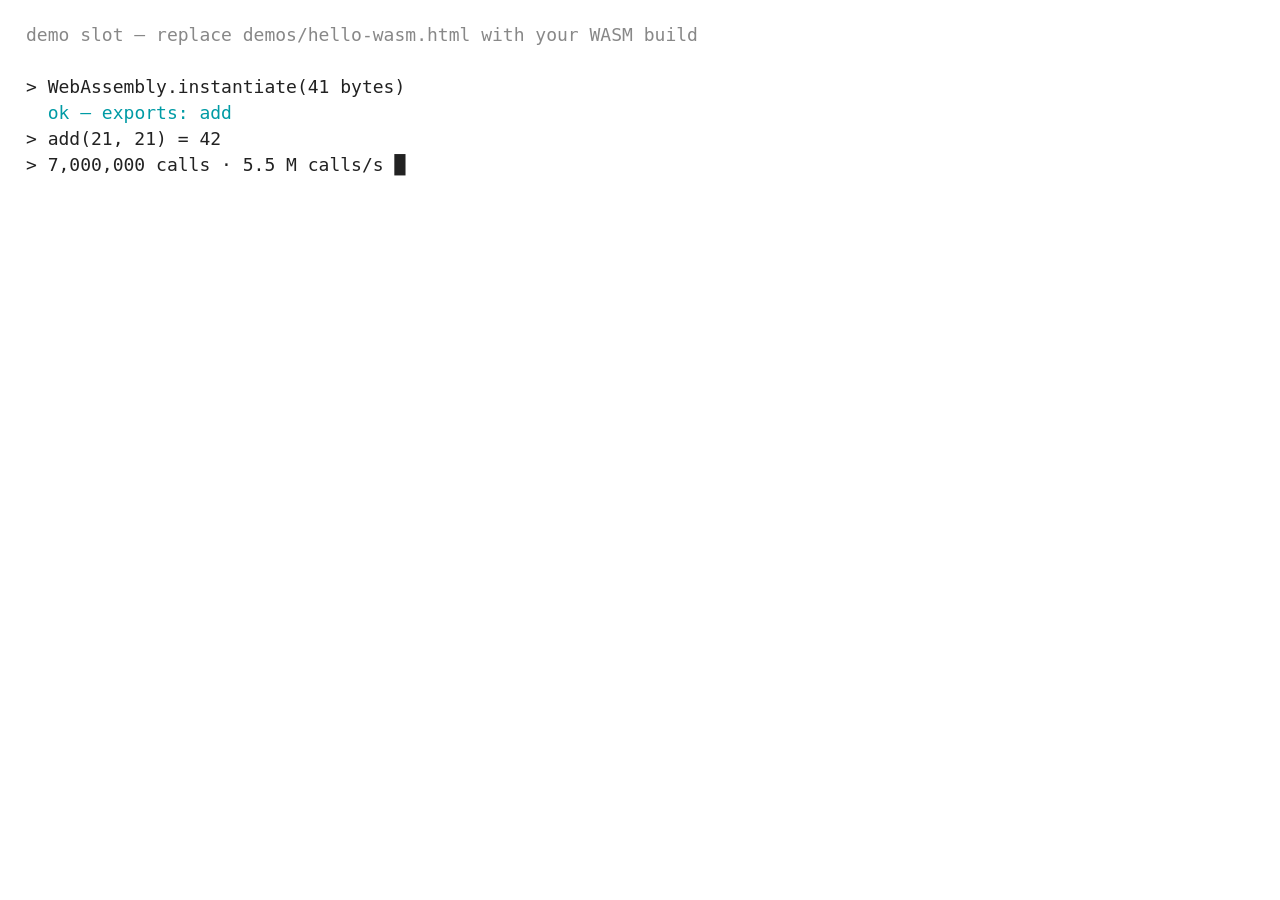
<file: agentic-hw/demos/hello-wasm.html>
<!doctype html>
<html lang="en">
<head>
<meta charset="utf-8">
<title>hello-wasm</title>
<style>
  html,body{margin:0;height:100%;background:#fff;color:#222;font-family:ui-monospace,"SF Mono",Menlo,Consolas,monospace;font-size:18px}
  #log{padding:22px 26px;white-space:pre-wrap;line-height:1.45}
  .ok{color:#009BA5}.dim{color:#888}.warn{color:#D9534F}
  #cur::after{content:"█";animation:b 1s steps(1) infinite}@keyframes b{50%{opacity:0}}
</style>
</head>
<body>
<div id="log"></div>
<script>
// A complete WebAssembly module, hand-assembled, so this page needs no build step and no server:
//   (module (func (export "add") (param i32 i32) (result i32) local.get 0 local.get 1 i32.add))
const bytes = new Uint8Array([
  0x00,0x61,0x73,0x6d, 0x01,0x00,0x00,0x00,             // magic, version
  0x01,0x07,0x01,0x60,0x02,0x7f,0x7f,0x01,0x7f,          // type: (i32,i32)->i32
  0x03,0x02,0x01,0x00,                                   // func 0 : type 0
  0x07,0x07,0x01,0x03,0x61,0x64,0x64,0x00,0x00,          // export "add"
  0x0a,0x09,0x01,0x07,0x00,0x20,0x00,0x20,0x01,0x6a,0x0b // code
]);
const log = document.getElementById('log');
const line = (t, cls) => { const s = document.createElement('span'); s.className = cls || ''; s.textContent = t + '\n'; log.appendChild(s); };
(async () => {
  line('demo slot — replace demos/hello-wasm.html with your WASM build', 'dim');
  line('');
  line('> WebAssembly.instantiate(' + bytes.length + ' bytes)');
  try {
    const { instance } = await WebAssembly.instantiate(bytes);
    line('  ok — exports: ' + Object.keys(instance.exports).join(', '), 'ok');
    line('> add(21, 21) = ' + instance.exports.add(21, 21));
    // keep something moving so the audience can see it is live
    let n = 0, t0 = performance.now();
    const cur = document.createElement('span'); cur.id = 'cur'; log.appendChild(cur);
    (function tick(){
      for (let i = 0; i < 100000; i++) n = instance.exports.add(n, 1);
      const s = (performance.now() - t0) / 1000;
      cur.textContent = '> ' + n.toLocaleString() + ' calls · ' + (n / s / 1e6).toFixed(1) + ' M calls/s ';
      requestAnimationFrame(tick);
    })();
  } catch (e) {
    line('  failed: ' + e.message, 'warn');
  }
})();
</script>
</body>
</html>
</file>
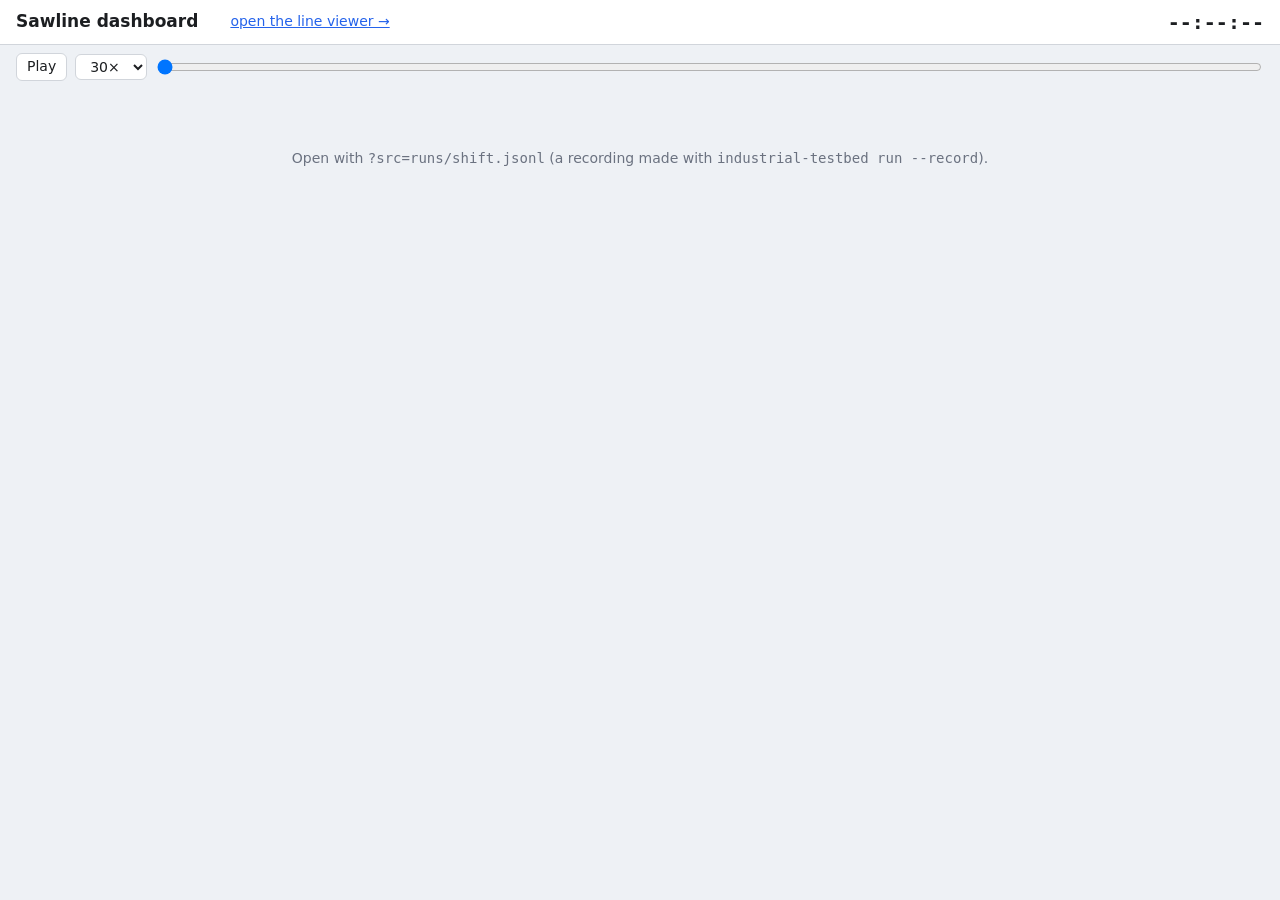
<file: agents-in-the-factory/demos/viewer/dashboard.html>
<!doctype html>
<html lang="en">
<head>
<meta charset="utf-8">
<meta name="viewport" content="width=device-width, initial-scale=1">
<title>Sawline Dashboard</title>
<style>
  :root {
    --bg: #eef1f5; --panel: #ffffff; --ink: #1c1e21; --muted: #6b7280; --line: #d1d5db;
    --good: #16a34a; --warn: #f59e0b; --bad: #dc2626; --idle: #9ca3af; --accent: #2563eb; --track: #e5e7eb;
  }
  @media (prefers-color-scheme: dark) {
    :root:not([data-theme="light"]) {
      --bg: #0e1116; --panel: #171c23; --ink: #e5e7eb; --muted: #9ca3af; --line: #2d3540; --track: #2a313b;
    }
  }
  :root[data-theme="dark"] {
    --bg: #0e1116; --panel: #171c23; --ink: #e5e7eb; --muted: #9ca3af; --line: #2d3540; --track: #2a313b;
  }
  * { box-sizing: border-box; }
  body { margin: 0; background: var(--bg); color: var(--ink);
         font: 14px/1.4 system-ui, -apple-system, "Segoe UI", sans-serif; }
  header { display: flex; flex-wrap: wrap; gap: 8px 16px; align-items: center; padding: 10px 16px;
           background: var(--panel); border-bottom: 1px solid var(--line); }
  header h1 { font-size: 17px; margin: 0; }
  header .where { color: var(--muted); font-size: 13px; }
  header .clock { font: 600 20px ui-monospace, SFMono-Regular, Menlo, monospace; margin-left: auto; }
  .controls { display: flex; gap: 8px; align-items: center; padding: 8px 16px; flex-wrap: wrap; }
  .controls input[type=range] { flex: 1 1 240px; }
  button, select { font: inherit; padding: 3px 10px; border: 1px solid var(--line); border-radius: 6px;
                   background: var(--panel); color: var(--ink); cursor: pointer; }
  a { color: var(--accent); }
  main { padding: 0 16px 20px; max-width: 1500px; margin: 0 auto; }
  .grid { display: grid; gap: 12px; grid-template-columns: repeat(auto-fill, minmax(210px, 1fr)); }
  .tile { background: var(--panel); border: 1px solid var(--line); border-radius: 10px; padding: 12px 14px;
          display: flex; flex-direction: column; gap: 4px; min-width: 0; }
  .tile h3 { margin: 0; font-size: 12px; font-weight: 600; color: var(--muted); text-transform: uppercase; letter-spacing: .04em; }
  .tile .big { font: 600 32px/1.1 system-ui, sans-serif; font-variant-numeric: tabular-nums; }
  .tile .big small { font-size: 15px; color: var(--muted); font-weight: 500; margin-left: 3px; }
  .tile .sub { color: var(--muted); font-size: 12px; }
  .tile .src { margin-top: auto; padding-top: 6px; font: 10px ui-monospace, Menlo, monospace; color: var(--muted);
               overflow: hidden; text-overflow: ellipsis; white-space: nowrap; }
  .tile .src a { color: inherit; text-decoration: none; }
  .tile .src a:hover { color: var(--accent); text-decoration: underline; }
  .wide { grid-column: span 2; }
  .full { grid-column: 1 / -1; }
  @media (max-width: 520px) { .wide { grid-column: auto; } }
  .oee { display: grid; grid-template-columns: 130px 1fr; gap: 14px; align-items: center; }
  .bar { height: 8px; background: var(--track); border-radius: 4px; overflow: hidden; }
  .bar > div { height: 100%; border-radius: 4px; }
  .factor { display: grid; grid-template-columns: 92px 1fr 88px; gap: 8px; align-items: center; font-size: 13px; margin: 3px 0; }
  .factor .v { text-align: right; font-variant-numeric: tabular-nums; }
  .andon { display: grid; grid-template-columns: repeat(auto-fill, minmax(118px, 1fr)); gap: 8px; }
  .machine { border-radius: 8px; padding: 6px 8px; color: #fff; font-size: 12px; line-height: 1.3; }
  .machine b { font-size: 14px; display: block; }
  .bins { display: flex; gap: 10px; align-items: flex-end; height: 120px; padding-top: 8px; }
  .bins .col { flex: 1; display: flex; flex-direction: column; align-items: center; gap: 3px; min-width: 0; height: 100%; justify-content: flex-end; }
  .bins .col div.b { width: 70%; background: var(--accent); border-radius: 4px 4px 0 0; min-height: 2px; }
  .bins .col span { font-size: 11px; color: var(--muted); }
  canvas { width: 100%; height: 120px; display: block; }
  .band { font-size: 12px; font-weight: 600; }
  #empty { padding: 60px 16px; text-align: center; color: var(--muted); }
  .tile.stale { opacity: .55; border-style: dashed; }
  .stalebadge { font-size: 11px; font-weight: 700; color: var(--warn); }
  #banner { margin: 0 0 12px; padding: 8px 12px; border-radius: 8px; background: var(--warn); color: #111; font-weight: 600; }
  .note { color: var(--muted); font-size: 12px; margin: 14px 0 0; }
</style>
</head>
<body>
<header>
  <h1>Sawline dashboard</h1>
  <span class="where" id="where"></span>
  <a id="toViewer" href="#">open the line viewer →</a>
  <span class="clock" id="clock">--:--:--</span>
</header>
<div class="controls" id="controls" hidden>
  <button id="play">Play</button>
  <select id="speed"><option value="10">10×</option><option value="30" selected>30×</option><option value="60">60×</option><option value="1">1×</option></select>
  <input id="scrub" type="range" min="0" max="0" value="0">
</div>
<main>
  <div id="empty">Open with <code>?src=runs/shift.jsonl</code> (a recording made with <code>industrial-testbed run --record</code>).</div>
  <div id="banner" hidden></div>
  <div id="dash" class="grid" hidden></div>
  <p class="note" id="note" hidden>Every number here comes from a UNS topic the office dashboards subscribe to. The KPIs are
    computed by the MES from UNS data and published back under <code>line/KPI</code>. Click a topic to see it on the line and in the information flow.
    Quality is not measured on the sawline (grading happens after drying), so OEE = availability × performance.
    With comm faults, this page shows what the dashboards received: stale where it was told, silently wrong where it was not.
    The line viewer shows the truth.</p>
</main>
<script>
'use strict';
const $ = id => document.getElementById(id);
const css = name => getComputedStyle(document.documentElement).getPropertyValue(name).trim();
let me = null;  // the dashboard system's id, from the namespace
let frames = [], ns = null, layout = null, index = 0, playing = false, lastTime = 0, carry = 0, sigs = {};
const params = new URLSearchParams(location.search);
const src = params.get('src');
const live = params.has('live');

function parse(text) {
  setup(text.split('\n').filter(l => l.trim()).map(l => JSON.parse(l)));
}
// A frame as the office dashboards system has it: true values, overridden where its image
// differs (comm faults: seen[<dashboard id>], null = caught up), plus what it has been told is stale.
function toFrame(f, prev) {
  const truth = Object.assign({}, prev ? prev.truth : {});
  for (const [k, v] of Object.entries(f.values || {})) if (sigs[k]) truth[k] = v;
  const mine = Object.assign({}, prev ? prev.mine : {});
  for (const [k, v] of Object.entries((f.seen || {})[me] || {})) { if (v === null) delete mine[k]; else mine[k] = v; }
  const stale = ((f.comm || {}).stale || {})[me] || [];
  return { tick: f.tick, t: f.sim_time_ms, truth, mine, v: Object.assign({}, truth, mine), stale };
}
function setup(records) {
  layout = records.find(r => r.type === 'layout');
  ns = records.find(r => r.type === 'namespace');
  if (!ns) throw new Error('this recording has no namespace; re-record it with the current version');
  // the dashboard is a UNS consumer: it only gets the signals it subscribes to
  // this page is the namespace's dashboard system; its id comes from the namespace
  me = (ns.systems.find(x => x.kind === 'dashboard') || {}).id;
  for (const s of ns.signals) if (s.consumers.includes(me)) sigs[s.value_key] = s;
  let prev = null;
  frames = records.filter(r => r.type === 'frame').map(f => (prev = toFrame(f, prev)));
  if (!frames.length) throw new Error('recording has no frames');
  $('where').textContent = `${ns.enterprise} / ${ns.site} / ${ns.area} / ${ns.line} · ${layout.plant} · seed ${layout.seed}`;
  $('scrub').max = frames.length - 1;
  $('empty').hidden = true; $('dash').hidden = $('controls').hidden = $('note').hidden = false;
  const t = parseFloat(params.get('t'));
  index = isNaN(t) ? frames.length - 1 : Math.max(0, frames.findIndex(f => f.t >= t * 1000));
  if (live) { $('play').hidden = $('speed').hidden = true; $('where').textContent += ' · LIVE'; }
  build();
  render();
  if (params.get('play')) { index = 0; setPlaying(true); }
}
// live: the same stream as the line viewer; the dashboard keeps only its subscriptions
let following = true, queued = false;
if (live) {
  let header = [];
  const es = new EventSource('/live/stream');
  es.onmessage = ev => {
    const r = JSON.parse(ev.data);
    if (!frames.length) {
      if (r.type === 'live') return;
      header.push(r);
      if (r.type === 'frame') { setup(header); header = []; }
      return;
    }
    if (r.type !== 'frame') return;
    frames.push(toFrame(r, frames[frames.length - 1]));
    if (frames.length > 36000) { frames.shift(); index = Math.max(0, index - 1); }
    $('scrub').max = frames.length - 1;
    if (following) index = frames.length - 1;
    if (!queued) { queued = true; setTimeout(() => { queued = false; render(); }, 250); }  // a dashboard needn't repaint at 10 Hz
  };
  es.onerror = () => { $('where').textContent = $('where').textContent.replace(' · LIVE', '') + ' · disconnected'; };
} else if (src) {
  fetch(src.startsWith('/') || src.includes('://') ? src : '../' + src)
    .then(r => { if (!r.ok) throw new Error(`${r.status} loading ${src}`); return r.text(); })
    .then(parse).catch(e => { $('empty').textContent = e.message; });
}

// ---- values --------------------------------------------------------------
const kpi = name => `kpi/${name}`;
const val = k => frames[index].v[k];
const pct = permille => permille === undefined ? '–' : (permille / 10).toFixed(1);
const dur = s => s === undefined ? '–' : s >= 3600 ? `${Math.floor(s / 3600)} h ${Math.floor(s % 3600 / 60)} min` : s >= 60 ? `${Math.floor(s / 60)} min ${s % 60} s` : `${s} s`;
const clock = ms => { const s = Math.floor(ms / 1000); return [s / 3600, s % 3600 / 60, s % 60].map(x => String(Math.floor(x)).padStart(2, '0')).join(':'); };
const tag = k => sigs[k]?.plc_tag;
const topic = k => sigs[k] ? sigs[k].uns_topic.split('/').slice(4).join('/') : '';
function srcLink(k) {
  const s = sigs[k]; if (!s) return '';
  const href = live ? `index.html?live=1&select=${s.plc_tag}` : `index.html?src=${encodeURIComponent(src)}&t=${(frames[index].t / 1000).toFixed(1)}&select=${s.plc_tag}`;
  return `<a href="${href}" title="${s.uns_topic}\nproduced by ${s.producer}, via ${s.path.join(' → ')}">${topic(k)}</a>`;
}

// ---- tiles ---------------------------------------------------------------
const TILES = [
  { id: 'oee', cls: 'wide', title: 'OEE — breakdown saw', src: kpi('oee') },
  { id: 'throughput', title: 'Throughput', src: kpi('throughput') },
  { id: 'volume', title: 'Log volume', src: kpi('volume_rate') },
  { id: 'pieces', title: 'Pieces out', src: 'line/delivered' },
  { id: 'downtime', title: 'Downtime', src: kpi('downtime') },
  { id: 'mttr', title: 'MTTR / MTBF', src: kpi('mttr') },
  { id: 'alarms', title: 'Alarm rate (ISA-18.2)', src: kpi('alarm_rate') },
  { id: 'energy', title: 'Drive energy', src: kpi('energy') },
  { id: 'andon', cls: 'full', title: 'Machines', src: null },
  { id: 'trend', cls: 'wide', title: 'OEE and availability over the shift', src: kpi('oee') },
  { id: 'bins', cls: 'wide', title: 'Sorted to bins', src: null },
];
function build() {
  $('dash').innerHTML = TILES.map(t => `<div class="tile ${t.cls || ''}" id="t-${t.id}"><h3>${t.title}</h3><div class="body"></div><div class="src"></div></div>`).join('');
}
function isStale(k) {
  const st = frames[index].stale;
  if (!st.length || !k || !sigs[k]) return false;
  return st.includes('*') || st.includes(sigs[k].path[sigs[k].path.length - 2]);
}
function tile(id, html, srcKey) {
  const el = $('t-' + id);
  const stale = isStale(srcKey);
  el.classList.toggle('stale', stale);
  el.querySelector('.body').innerHTML = html + (stale ? '<div class="stalebadge">STALE · last known value</div>' : '');
  el.querySelector('.src').innerHTML = srcKey ? 'UNS: ' + srcLink(srcKey) : '';
}
function color(permille, good = 850, warn = 600) {
  return permille === undefined ? css('--idle') : permille >= good ? css('--good') : permille >= warn ? css('--warn') : css('--bad');
}
function ring(permille) {
  const r = 52, c = 2 * Math.PI * r, f = (permille || 0) / 1000;
  return `<svg viewBox="0 0 130 130" width="130" height="130" role="img" aria-label="OEE ${pct(permille)} %">
    <circle cx="65" cy="65" r="${r}" fill="none" stroke="${css('--track')}" stroke-width="12"/>
    <circle cx="65" cy="65" r="${r}" fill="none" stroke="${color(permille)}" stroke-width="12" stroke-linecap="round"
      stroke-dasharray="${c * f} ${c}" transform="rotate(-90 65 65)"/>
    <text x="65" y="63" text-anchor="middle" font-size="26" font-weight="600" fill="${css('--ink')}">${pct(permille)}</text>
    <text x="65" y="84" text-anchor="middle" font-size="12" fill="${css('--muted')}">% OEE</text></svg>`;
}
function factor(label, permille, note) {
  return `<div class="factor"><span>${label}</span><div class="bar"><div style="width:${(permille || 0) / 10}%;background:${color(permille)}"></div></div><span class="v">${note ?? pct(permille) + ' %'}</span></div>`;
}
const STATE_COLOR = { RUNNING: '--good', CUTTING: '--good', POSITIONING: '--good', CLAMPING: '--good', READY_TO_CUT: '--good',
  RELEASING: '--good', EJECTING: '--good', WAITING_FOR_LOG: '--warn', STARTING: '--warn', STOPPING: '--warn',
  IDLE: '--bad', OFF: '--idle', FAULTED: '--bad' };

function render() {
  const f = frames[index];
  $('scrub').value = index;
  $('clock').textContent = clock(f.t);
  const b = $('banner');
  b.hidden = !f.stale.length;
  b.textContent = f.stale.includes('*') ? '⚠ Connection to the UNS broker lost: every value below is the last one received.'
    : f.stale.length ? `⚠ ${f.stale.map(x => (ns.systems.find(s => s.id === x) || {}).name || x).join(' and ')} went offline (MQTT last will): values from it are stale.` : '';
  $('toViewer').href = live ? 'index.html?live=1' : `index.html?src=${encodeURIComponent(src)}&t=${(f.t / 1000).toFixed(1)}`;

  tile('oee', `<div class="oee">${ring(val(kpi('oee')))}<div>
      ${factor('Availability', val(kpi('availability')))}
      ${factor('Performance', val(kpi('performance')))}
      ${factor('Quality', undefined, 'not measured')}
      <div class="sub">world class ≈ 85 %; ideal cycle 15 s per log on SW301</div></div></div>`, kpi('oee'));
  const logs = val(kpi('throughput'));
  tile('throughput', `<div class="big">${logs ?? '–'}<small>logs/h</small></div><div class="sub">${val('line/released') ?? 0} logs in this shift</div>`, kpi('throughput'));
  const m3h = val(kpi('volume_rate'));
  tile('volume', `<div class="big">${m3h === undefined ? '–' : (m3h / 1000).toFixed(1)}<small>m³/h</small></div><div class="sub">${((val(kpi('volume_in')) || 0) / 1000).toFixed(2)} m³ scanned this shift</div>`, kpi('volume_rate'));
  tile('pieces', `<div class="big">${val('line/delivered') ?? '–'}<small>pieces</small></div><div class="sub">planks and side boards to the bins</div>`, 'line/delivered');
  const stops = val(kpi('stops')) || 0;
  tile('downtime', `<div class="big" style="color:${(val(kpi('downtime')) || 0) > 0 ? css('--bad') : 'inherit'}">${dur(val(kpi('downtime')))}</div><div class="sub">${stops} fault stop${stops === 1 ? '' : 's'} this shift</div>`, kpi('downtime'));
  tile('mttr', stops ? `<div class="big">${dur(val(kpi('mttr')))}</div><div class="sub">MTBF ${dur(val(kpi('mtbf')))}</div>` : `<div class="big">–</div><div class="sub">no fault stops yet</div>`, kpi('mttr'));
  const rate = (val(kpi('alarm_rate')) || 0) / 1000, active = val('line/active_alarms') || 0;
  // EEMUA 191 / ISA-18.2 guidance: about 1 alarm per 10 min is acceptable, 2 is manageable
  const band = rate <= 1 ? ['--good', 'acceptable'] : rate <= 2 ? ['--warn', 'manageable'] : ['--bad', 'overloaded'];
  tile('alarms', `<div class="big">${rate.toFixed(1)}<small>/ 10 min</small></div><div class="band" style="color:${css(band[0])}">${band[1]}</div>
    <div class="sub">${val(kpi('alarms')) ?? 0} alarms this shift · <b style="color:${active ? css('--bad') : 'inherit'}">${active} active now</b></div>`, kpi('alarm_rate'));
  const kwh = (val(kpi('energy')) || 0) / 1000, perM3 = val(kpi('energy_per_volume'));
  tile('energy', `<div class="big">${kwh.toFixed(2)}<small>kWh</small></div><div class="sub">${perM3 ? (perM3 / 1000).toFixed(2) + ' kWh per m³ of logs' : '–'} · conveyor drives only</div>`, kpi('energy'));

  // andon: one card per machine, from the state topics the dashboard receives
  const cards = Object.values(sigs).filter(s => s.name === 'state_st' || s.name === 'position_st').map(s => {
    const v = val(s.value_key) ?? '–';
    const c = s.name === 'position_st' ? '--good' : STATE_COLOR[v] || '--idle';
    const extra = s.device_kind === 'motor' ? `${((val(s.value_key.replace('/state', '/current_mA')) || 0) / 1000).toFixed(1)} A` : '';
    return `<a class="machine" style="background:${css(c)};text-decoration:none${isStale(s.value_key) ? ';opacity:.5;outline:2px dashed var(--warn)' : ''}" href="${live ? 'index.html?live=1' : `index.html?src=${encodeURIComponent(src)}&t=${(f.t / 1000).toFixed(1)}`}&select=${s.plc_tag}" title="${s.uns_topic}"><b>${s.equipment}</b>${String(v).replaceAll('_', ' ').toLowerCase()} ${extra}</a>`;
  });
  tile('andon', `<div class="andon">${cards.join('')}</div>`, null);

  drawTrend();

  const bins = Object.values(sigs).filter(s => /^routed_.*_cnt$/.test(s.name));
  const max = Math.max(1, ...bins.map(s => val(s.value_key) || 0));
  tile('bins', `<div class="bins">${bins.map(s => `<div class="col" title="${s.uns_topic}"><span>${val(s.value_key) ?? 0}</span><div class="b" style="height:${(val(s.value_key) || 0) / max * 80}%"></div><span>${s.name.replace('routed_', '').replace('_cnt', '').toUpperCase()}</span></div>`).join('')}</div>`, bins[0]?.value_key);
}

function drawTrend() {
  const body = $('t-trend').querySelector('.body');
  if (!body.querySelector('canvas')) body.innerHTML = `<canvas></canvas><div class="sub">— OEE &nbsp; - - availability &nbsp; (${live ? 'since this page opened' : 'whole shift'}; the cursor is now)</div>`;
  $('t-trend').querySelector('.src').innerHTML = 'UNS: ' + srcLink(kpi('oee')) + ', ' + srcLink(kpi('availability'));
  const cv = body.querySelector('canvas');
  const dpr = window.devicePixelRatio || 1, W = cv.clientWidth, H = 120;
  cv.width = W * dpr; cv.height = H * dpr;
  const ctx = cv.getContext('2d'); ctx.scale(dpr, dpr);
  const y = p => H - 6 - (p / 1000) * (H - 16);
  ctx.strokeStyle = css('--track'); ctx.fillStyle = css('--muted'); ctx.font = '10px system-ui';
  for (const g of [0, 500, 850, 1000]) { ctx.beginPath(); ctx.moveTo(24, y(g)); ctx.lineTo(W, y(g)); ctx.stroke(); ctx.fillText(g / 10 + '%', 0, y(g) + 3); }
  const n = frames.length, step = Math.max(1, Math.floor(n / W));
  const line = (k, dash, colorName) => {
    ctx.strokeStyle = css(colorName); ctx.setLineDash(dash); ctx.lineWidth = 1.6; ctx.beginPath();
    let started = false;
    for (let i = 0; i < n; i += step) {
      const v = frames[i].v[k]; if (v === undefined) continue;
      const x = 24 + (i / (n - 1)) * (W - 24);
      started ? ctx.lineTo(x, y(v)) : ctx.moveTo(x, y(v)); started = true;
    }
    ctx.stroke(); ctx.setLineDash([]);
  };
  line(kpi('availability'), [4, 3], '--muted');
  line(kpi('oee'), [], '--accent');
  const cx = 24 + (index / (n - 1)) * (W - 24);
  ctx.strokeStyle = css('--bad'); ctx.beginPath(); ctx.moveTo(cx, 0); ctx.lineTo(cx, H); ctx.stroke();
}

// ---- playback ----------------------------------------------------------
function setPlaying(p) { playing = p; $('play').textContent = p ? 'Pause' : 'Play'; lastTime = 0; carry = 0; if (p) requestAnimationFrame(tick); }
function tick(now) {
  if (!playing) return;
  if (lastTime) {
    const per = frames.length > 1 ? frames[1].t - frames[0].t : 100;
    carry += (now - lastTime) * +$('speed').value;
    const steps = Math.floor(carry / per);
    if (steps) { carry -= steps * per; index = Math.min(frames.length - 1, index + steps); render(); }
    if (index >= frames.length - 1) setPlaying(false);
  }
  lastTime = now;
  if (playing) requestAnimationFrame(tick);
}
$('play').onclick = () => { if (!playing && index >= frames.length - 1) index = 0; setPlaying(!playing); };
$('scrub').oninput = e => { setPlaying(false); index = +e.target.value; following = index >= frames.length - 1; render(); };
window.addEventListener('resize', () => frames.length && render());
</script>
</body>
</html>
</file>
<file: agentic-hw-2/vendor/reveal.css>
/**
 * reveal.js 5.2.0
 * https://revealjs.com
 * MIT licensed
 *
 * Copyright (C) 2011-2024 Hakim El Hattab, https://hakim.se
 */

.reveal .r-stretch,.reveal .stretch{max-width:none;max-height:none}.reveal pre.r-stretch code,.reveal pre.stretch code{height:100%;max-height:100%;box-sizing:border-box}.reveal .r-fit-text{display:inline-block;white-space:nowrap}.reveal .r-stack{display:grid;grid-template-rows:100%}.reveal .r-stack>*{grid-area:1/1;margin:auto}.reveal .r-hstack,.reveal .r-vstack{display:flex}.reveal .r-hstack img,.reveal .r-hstack video,.reveal .r-vstack img,.reveal .r-vstack video{min-width:0;min-height:0;object-fit:contain}.reveal .r-vstack{flex-direction:column;align-items:center;justify-content:center}.reveal .r-hstack{flex-direction:row;align-items:center;justify-content:center}.reveal .items-stretch{align-items:stretch}.reveal .items-start{align-items:flex-start}.reveal .items-center{align-items:center}.reveal .items-end{align-items:flex-end}.reveal .justify-between{justify-content:space-between}.reveal .justify-around{justify-content:space-around}.reveal .justify-start{justify-content:flex-start}.reveal .justify-center{justify-content:center}.reveal .justify-end{justify-content:flex-end}html.reveal-full-page{width:100%;height:100%;height:100vh;height:calc(var(--vh,1vh) * 100);height:100dvh;overflow:hidden}.reveal-viewport{height:100%;overflow:hidden;position:relative;line-height:1;margin:0;background-color:#fff;color:#000;--r-controls-spacing:12px;--r-overlay-header-height:40px;--r-overlay-margin:0px;--r-overlay-padding:6px;--r-overlay-gap:5px}@media screen and (max-width:1024px),(max-height:768px){.reveal-viewport{--r-overlay-header-height:26px}}.reveal-viewport:fullscreen{top:0!important;left:0!important;width:100%!important;height:100%!important;transform:none!important}.reveal .fragment{transition:all .2s ease}.reveal .fragment:not(.custom){opacity:0;visibility:hidden;will-change:opacity}.reveal .fragment.visible{opacity:1;visibility:inherit}.reveal .fragment.disabled{transition:none}.reveal .fragment.grow{opacity:1;visibility:inherit}.reveal .fragment.grow.visible{transform:scale(1.3)}.reveal .fragment.shrink{opacity:1;visibility:inherit}.reveal .fragment.shrink.visible{transform:scale(.7)}.reveal .fragment.zoom-in{transform:scale(.1)}.reveal .fragment.zoom-in.visible{transform:none}.reveal .fragment.fade-out{opacity:1;visibility:inherit}.reveal .fragment.fade-out.visible{opacity:0;visibility:hidden}.reveal .fragment.semi-fade-out{opacity:1;visibility:inherit}.reveal .fragment.semi-fade-out.visible{opacity:.5;visibility:inherit}.reveal .fragment.strike{opacity:1;visibility:inherit}.reveal .fragment.strike.visible{text-decoration:line-through}.reveal .fragment.fade-up{transform:translate(0,40px)}.reveal .fragment.fade-up.visible{transform:translate(0,0)}.reveal .fragment.fade-down{transform:translate(0,-40px)}.reveal .fragment.fade-down.visible{transform:translate(0,0)}.reveal .fragment.fade-right{transform:translate(-40px,0)}.reveal .fragment.fade-right.visible{transform:translate(0,0)}.reveal .fragment.fade-left{transform:translate(40px,0)}.reveal .fragment.fade-left.visible{transform:translate(0,0)}.reveal .fragment.current-visible,.reveal .fragment.fade-in-then-out{opacity:0;visibility:hidden}.reveal .fragment.current-visible.current-fragment,.reveal .fragment.fade-in-then-out.current-fragment{opacity:1;visibility:inherit}.reveal .fragment.fade-in-then-semi-out{opacity:0;visibility:hidden}.reveal .fragment.fade-in-then-semi-out.visible{opacity:.5;visibility:inherit}.reveal .fragment.fade-in-then-semi-out.current-fragment{opacity:1;visibility:inherit}.reveal .fragment.highlight-blue,.reveal .fragment.highlight-current-blue,.reveal .fragment.highlight-current-green,.reveal .fragment.highlight-current-red,.reveal .fragment.highlight-green,.reveal .fragment.highlight-red{opacity:1;visibility:inherit}.reveal .fragment.highlight-red.visible{color:#ff2c2d}.reveal .fragment.highlight-green.visible{color:#17ff2e}.reveal .fragment.highlight-blue.visible{color:#1b91ff}.reveal .fragment.highlight-current-red.current-fragment{color:#ff2c2d}.reveal .fragment.highlight-current-green.current-fragment{color:#17ff2e}.reveal .fragment.highlight-current-blue.current-fragment{color:#1b91ff}.reveal:after{content:"";font-style:italic}.reveal iframe{z-index:1}.reveal a{position:relative}@keyframes bounce-right{0%,10%,25%,40%,50%{transform:translateX(0)}20%{transform:translateX(10px)}30%{transform:translateX(-5px)}}@keyframes bounce-left{0%,10%,25%,40%,50%{transform:translateX(0)}20%{transform:translateX(-10px)}30%{transform:translateX(5px)}}@keyframes bounce-down{0%,10%,25%,40%,50%{transform:translateY(0)}20%{transform:translateY(10px)}30%{transform:translateY(-5px)}}.reveal .controls{display:none;position:absolute;top:auto;bottom:var(--r-controls-spacing);right:var(--r-controls-spacing);left:auto;z-index:11;color:#000;pointer-events:none;font-size:10px}.reveal .controls button{position:absolute;padding:0;background-color:transparent;border:0;outline:0;cursor:pointer;color:currentColor;transform:scale(.9999);transition:color .2s ease,opacity .2s ease,transform .2s ease;z-index:2;pointer-events:auto;font-size:inherit;visibility:hidden;opacity:0;-webkit-appearance:none;-webkit-tap-highlight-color:transparent}.reveal .controls .controls-arrow:after,.reveal .controls .controls-arrow:before{content:"";position:absolute;top:0;left:0;width:2.6em;height:.5em;border-radius:.25em;background-color:currentColor;transition:all .15s ease,background-color .8s ease;transform-origin:.2em 50%;will-change:transform}.reveal .controls .controls-arrow{position:relative;width:3.6em;height:3.6em}.reveal .controls .controls-arrow:before{transform:translateX(.5em) translateY(1.55em) rotate(45deg)}.reveal .controls .controls-arrow:after{transform:translateX(.5em) translateY(1.55em) rotate(-45deg)}.reveal .controls .controls-arrow:hover:before{transform:translateX(.5em) translateY(1.55em) rotate(40deg)}.reveal .controls .controls-arrow:hover:after{transform:translateX(.5em) translateY(1.55em) rotate(-40deg)}.reveal .controls .controls-arrow:active:before{transform:translateX(.5em) translateY(1.55em) rotate(36deg)}.reveal .controls .controls-arrow:active:after{transform:translateX(.5em) translateY(1.55em) rotate(-36deg)}.reveal .controls .navigate-left{right:6.4em;bottom:3.2em;transform:translateX(-10px)}.reveal .controls .navigate-left.highlight{animation:bounce-left 2s 50 both ease-out}.reveal .controls .navigate-right{right:0;bottom:3.2em;transform:translateX(10px)}.reveal .controls .navigate-right .controls-arrow{transform:rotate(180deg)}.reveal .controls .navigate-right.highlight{animation:bounce-right 2s 50 both ease-out}.reveal .controls .navigate-up{right:3.2em;bottom:6.4em;transform:translateY(-10px)}.reveal .controls .navigate-up .controls-arrow{transform:rotate(90deg)}.reveal .controls .navigate-down{right:3.2em;bottom:-1.4em;padding-bottom:1.4em;transform:translateY(10px)}.reveal .controls .navigate-down .controls-arrow{transform:rotate(-90deg)}.reveal .controls .navigate-down.highlight{animation:bounce-down 2s 50 both ease-out}.reveal .controls[data-controls-back-arrows=faded] .navigate-up.enabled{opacity:.3}.reveal .controls[data-controls-back-arrows=faded] .navigate-up.enabled:hover{opacity:1}.reveal .controls[data-controls-back-arrows=hidden] .navigate-up.enabled{opacity:0;visibility:hidden}.reveal .controls .enabled{visibility:visible;opacity:.9;cursor:pointer;transform:none}.reveal .controls .enabled.fragmented{opacity:.5}.reveal .controls .enabled.fragmented:hover,.reveal .controls .enabled:hover{opacity:1}.reveal:not(.rtl) .controls[data-controls-back-arrows=faded] .navigate-left.enabled{opacity:.3}.reveal:not(.rtl) .controls[data-controls-back-arrows=faded] .navigate-left.enabled:hover{opacity:1}.reveal:not(.rtl) .controls[data-controls-back-arrows=hidden] .navigate-left.enabled{opacity:0;visibility:hidden}.reveal.rtl .controls[data-controls-back-arrows=faded] .navigate-right.enabled{opacity:.3}.reveal.rtl .controls[data-controls-back-arrows=faded] .navigate-right.enabled:hover{opacity:1}.reveal.rtl .controls[data-controls-back-arrows=hidden] .navigate-right.enabled{opacity:0;visibility:hidden}.reveal[data-navigation-mode=linear].has-horizontal-slides .navigate-down,.reveal[data-navigation-mode=linear].has-horizontal-slides .navigate-up{display:none}.reveal:not(.has-vertical-slides) .controls .navigate-left,.reveal[data-navigation-mode=linear].has-horizontal-slides .navigate-left{bottom:1.4em;right:5.5em}.reveal:not(.has-vertical-slides) .controls .navigate-right,.reveal[data-navigation-mode=linear].has-horizontal-slides .navigate-right{bottom:1.4em;right:.5em}.reveal:not(.has-horizontal-slides) .controls .navigate-up{right:1.4em;bottom:5em}.reveal:not(.has-horizontal-slides) .controls .navigate-down{right:1.4em;bottom:.5em}.reveal.has-dark-background .controls{color:#fff}.reveal.has-light-background .controls{color:#000}.reveal.no-hover .controls .controls-arrow:active:before,.reveal.no-hover .controls .controls-arrow:hover:before{transform:translateX(.5em) translateY(1.55em) rotate(45deg)}.reveal.no-hover .controls .controls-arrow:active:after,.reveal.no-hover .controls .controls-arrow:hover:after{transform:translateX(.5em) translateY(1.55em) rotate(-45deg)}@media screen and (min-width:500px){.reveal-viewport{--r-controls-spacing:0.8em}.reveal .controls[data-controls-layout=edges]{top:0;right:0;bottom:0;left:0}.reveal .controls[data-controls-layout=edges] .navigate-down,.reveal .controls[data-controls-layout=edges] .navigate-left,.reveal .controls[data-controls-layout=edges] .navigate-right,.reveal .controls[data-controls-layout=edges] .navigate-up{bottom:auto;right:auto}.reveal .controls[data-controls-layout=edges] .navigate-left{top:50%;left:var(--r-controls-spacing);margin-top:-1.8em}.reveal .controls[data-controls-layout=edges] .navigate-right{top:50%;right:var(--r-controls-spacing);margin-top:-1.8em}.reveal .controls[data-controls-layout=edges] .navigate-up{top:var(--r-controls-spacing);left:50%;margin-left:-1.8em}.reveal .controls[data-controls-layout=edges] .navigate-down{bottom:calc(var(--r-controls-spacing) - 1.4em + .3em);left:50%;margin-left:-1.8em}}.reveal .progress{position:absolute;display:none;height:3px;width:100%;bottom:0;left:0;z-index:10;background-color:rgba(0,0,0,.2);color:#fff}.reveal .progress:after{content:"";display:block;position:absolute;height:10px;width:100%;top:-10px}.reveal .progress span{display:block;height:100%;width:100%;background-color:currentColor;transition:transform .8s cubic-bezier(.26,.86,.44,.985);transform-origin:0 0;transform:scaleX(0)}.reveal .slide-number{position:absolute;display:block;right:8px;bottom:8px;z-index:31;font-family:Helvetica,sans-serif;font-size:12px;line-height:1;color:#fff;background-color:rgba(0,0,0,.4);padding:5px}.reveal .slide-number a{color:currentColor}.reveal .slide-number-delimiter{margin:0 3px}.reveal{position:relative;width:100%;height:100%;overflow:hidden;touch-action:pinch-zoom}.reveal.embedded{touch-action:pan-y}.reveal.embedded.is-vertical-slide{touch-action:none}.reveal .slides{position:absolute;width:100%;height:100%;top:0;right:0;bottom:0;left:0;margin:auto;pointer-events:none;overflow:visible;z-index:1;text-align:center;perspective:600px;perspective-origin:50% 40%}.reveal .slides>section{perspective:600px}.reveal .slides>section,.reveal .slides>section>section{display:none;position:absolute;width:100%;pointer-events:auto;z-index:10;transform-style:flat;transition:transform-origin .8s cubic-bezier(.26,.86,.44,.985),transform .8s cubic-bezier(.26,.86,.44,.985),visibility .8s cubic-bezier(.26,.86,.44,.985),opacity .8s cubic-bezier(.26,.86,.44,.985)}.reveal[data-transition-speed=fast] .slides section{transition-duration:.4s}.reveal[data-transition-speed=slow] .slides section{transition-duration:1.2s}.reveal .slides section[data-transition-speed=fast]{transition-duration:.4s}.reveal .slides section[data-transition-speed=slow]{transition-duration:1.2s}.reveal .slides>section.stack{padding-top:0;padding-bottom:0;pointer-events:none;height:100%}.reveal .slides>section.present,.reveal .slides>section>section.present{display:block;z-index:11;opacity:1}.reveal .slides>section:empty,.reveal .slides>section>section:empty,.reveal .slides>section>section[data-background-interactive],.reveal .slides>section[data-background-interactive]{pointer-events:none}.reveal.center,.reveal.center .slides,.reveal.center .slides section{min-height:0!important}.reveal .slides>section:not(.present),.reveal .slides>section>section:not(.present){pointer-events:none}.reveal.overview .slides>section,.reveal.overview .slides>section>section{pointer-events:auto}.reveal .slides>section.future,.reveal .slides>section.future>section,.reveal .slides>section.past,.reveal .slides>section.past>section,.reveal .slides>section>section.future,.reveal .slides>section>section.past{opacity:0}.reveal .slides>section[data-transition=slide].past,.reveal .slides>section[data-transition~=slide-out].past,.reveal.slide .slides>section:not([data-transition]).past{transform:translate(-150%,0)}.reveal .slides>section[data-transition=slide].future,.reveal .slides>section[data-transition~=slide-in].future,.reveal.slide .slides>section:not([data-transition]).future{transform:translate(150%,0)}.reveal .slides>section>section[data-transition=slide].past,.reveal .slides>section>section[data-transition~=slide-out].past,.reveal.slide .slides>section>section:not([data-transition]).past{transform:translate(0,-150%)}.reveal .slides>section>section[data-transition=slide].future,.reveal .slides>section>section[data-transition~=slide-in].future,.reveal.slide .slides>section>section:not([data-transition]).future{transform:translate(0,150%)}.reveal .slides>section[data-transition=linear].past,.reveal .slides>section[data-transition~=linear-out].past,.reveal.linear .slides>section:not([data-transition]).past{transform:translate(-150%,0)}.reveal .slides>section[data-transition=linear].future,.reveal .slides>section[data-transition~=linear-in].future,.reveal.linear .slides>section:not([data-transition]).future{transform:translate(150%,0)}.reveal .slides>section>section[data-transition=linear].past,.reveal .slides>section>section[data-transition~=linear-out].past,.reveal.linear .slides>section>section:not([data-transition]).past{transform:translate(0,-150%)}.reveal .slides>section>section[data-transition=linear].future,.reveal .slides>section>section[data-transition~=linear-in].future,.reveal.linear .slides>section>section:not([data-transition]).future{transform:translate(0,150%)}.reveal .slides section[data-transition=default].stack,.reveal.default .slides section.stack{transform-style:preserve-3d}.reveal .slides>section[data-transition=default].past,.reveal .slides>section[data-transition~=default-out].past,.reveal.default .slides>section:not([data-transition]).past{transform:translate3d(-100%,0,0) rotateY(-90deg) translate3d(-100%,0,0)}.reveal .slides>section[data-transition=default].future,.reveal .slides>section[data-transition~=default-in].future,.reveal.default .slides>section:not([data-transition]).future{transform:translate3d(100%,0,0) rotateY(90deg) translate3d(100%,0,0)}.reveal .slides>section>section[data-transition=default].past,.reveal .slides>section>section[data-transition~=default-out].past,.reveal.default .slides>section>section:not([data-transition]).past{transform:translate3d(0,-300px,0) rotateX(70deg) translate3d(0,-300px,0)}.reveal .slides>section>section[data-transition=default].future,.reveal .slides>section>section[data-transition~=default-in].future,.reveal.default .slides>section>section:not([data-transition]).future{transform:translate3d(0,300px,0) rotateX(-70deg) translate3d(0,300px,0)}.reveal .slides section[data-transition=convex].stack,.reveal.convex .slides section.stack{transform-style:preserve-3d}.reveal .slides>section[data-transition=convex].past,.reveal .slides>section[data-transition~=convex-out].past,.reveal.convex .slides>section:not([data-transition]).past{transform:translate3d(-100%,0,0) rotateY(-90deg) translate3d(-100%,0,0)}.reveal .slides>section[data-transition=convex].future,.reveal .slides>section[data-transition~=convex-in].future,.reveal.convex .slides>section:not([data-transition]).future{transform:translate3d(100%,0,0) rotateY(90deg) translate3d(100%,0,0)}.reveal .slides>section>section[data-transition=convex].past,.reveal .slides>section>section[data-transition~=convex-out].past,.reveal.convex .slides>section>section:not([data-transition]).past{transform:translate3d(0,-300px,0) rotateX(70deg) translate3d(0,-300px,0)}.reveal .slides>section>section[data-transition=convex].future,.reveal .slides>section>section[data-transition~=convex-in].future,.reveal.convex .slides>section>section:not([data-transition]).future{transform:translate3d(0,300px,0) rotateX(-70deg) translate3d(0,300px,0)}.reveal .slides section[data-transition=concave].stack,.reveal.concave .slides section.stack{transform-style:preserve-3d}.reveal .slides>section[data-transition=concave].past,.reveal .slides>section[data-transition~=concave-out].past,.reveal.concave .slides>section:not([data-transition]).past{transform:translate3d(-100%,0,0) rotateY(90deg) translate3d(-100%,0,0)}.reveal .slides>section[data-transition=concave].future,.reveal .slides>section[data-transition~=concave-in].future,.reveal.concave .slides>section:not([data-transition]).future{transform:translate3d(100%,0,0) rotateY(-90deg) translate3d(100%,0,0)}.reveal .slides>section>section[data-transition=concave].past,.reveal .slides>section>section[data-transition~=concave-out].past,.reveal.concave .slides>section>section:not([data-transition]).past{transform:translate3d(0,-80%,0) rotateX(-70deg) translate3d(0,-80%,0)}.reveal .slides>section>section[data-transition=concave].future,.reveal .slides>section>section[data-transition~=concave-in].future,.reveal.concave .slides>section>section:not([data-transition]).future{transform:translate3d(0,80%,0) rotateX(70deg) translate3d(0,80%,0)}.reveal .slides section[data-transition=zoom],.reveal.zoom .slides section:not([data-transition]){transition-timing-function:ease}.reveal .slides>section[data-transition=zoom].past,.reveal .slides>section[data-transition~=zoom-out].past,.reveal.zoom .slides>section:not([data-transition]).past{visibility:hidden;transform:scale(16)}.reveal .slides>section[data-transition=zoom].future,.reveal .slides>section[data-transition~=zoom-in].future,.reveal.zoom .slides>section:not([data-transition]).future{visibility:hidden;transform:scale(.2)}.reveal .slides>section>section[data-transition=zoom].past,.reveal .slides>section>section[data-transition~=zoom-out].past,.reveal.zoom .slides>section>section:not([data-transition]).past{transform:scale(16)}.reveal .slides>section>section[data-transition=zoom].future,.reveal .slides>section>section[data-transition~=zoom-in].future,.reveal.zoom .slides>section>section:not([data-transition]).future{transform:scale(.2)}.reveal.cube .slides{perspective:1300px}.reveal.cube .slides section{padding:30px;min-height:700px;backface-visibility:hidden;box-sizing:border-box;transform-style:preserve-3d}.reveal.center.cube .slides section{min-height:0}.reveal.cube .slides section:not(.stack):before{content:"";position:absolute;display:block;width:100%;height:100%;left:0;top:0;background:rgba(0,0,0,.1);border-radius:4px;transform:translateZ(-20px)}.reveal.cube .slides section:not(.stack):after{content:"";position:absolute;display:block;width:90%;height:30px;left:5%;bottom:0;background:0 0;z-index:1;border-radius:4px;box-shadow:0 95px 25px rgba(0,0,0,.2);transform:translateZ(-90px) rotateX(65deg)}.reveal.cube .slides>section.stack{padding:0;background:0 0}.reveal.cube .slides>section.past{transform-origin:100% 0;transform:translate3d(-100%,0,0) rotateY(-90deg)}.reveal.cube .slides>section.future{transform-origin:0 0;transform:translate3d(100%,0,0) rotateY(90deg)}.reveal.cube .slides>section>section.past{transform-origin:0 100%;transform:translate3d(0,-100%,0) rotateX(90deg)}.reveal.cube .slides>section>section.future{transform-origin:0 0;transform:translate3d(0,100%,0) rotateX(-90deg)}.reveal.page .slides{perspective-origin:0 50%;perspective:3000px}.reveal.page .slides section{padding:30px;min-height:700px;box-sizing:border-box;transform-style:preserve-3d}.reveal.page .slides section.past{z-index:12}.reveal.page .slides section:not(.stack):before{content:"";position:absolute;display:block;width:100%;height:100%;left:0;top:0;background:rgba(0,0,0,.1);transform:translateZ(-20px)}.reveal.page .slides section:not(.stack):after{content:"";position:absolute;display:block;width:90%;height:30px;left:5%;bottom:0;background:0 0;z-index:1;border-radius:4px;box-shadow:0 95px 25px rgba(0,0,0,.2);transform:translateZ(-90px) rotateX(65deg)}.reveal.page .slides>section.stack{padding:0;background:0 0}.reveal.page .slides>section.past{transform-origin:0 0;transform:translate3d(-40%,0,0) rotateY(-80deg)}.reveal.page .slides>section.future{transform-origin:100% 0;transform:translate3d(0,0,0)}.reveal.page .slides>section>section.past{transform-origin:0 0;transform:translate3d(0,-40%,0) rotateX(80deg)}.reveal.page .slides>section>section.future{transform-origin:0 100%;transform:translate3d(0,0,0)}.reveal .slides section[data-transition=fade],.reveal.fade .slides section:not([data-transition]),.reveal.fade .slides>section>section:not([data-transition]){transform:none;transition:opacity .5s}.reveal.fade.overview .slides section,.reveal.fade.overview .slides>section>section{transition:none}.reveal .slides section[data-transition=none],.reveal.none .slides section:not([data-transition]){transform:none;transition:none}.reveal .pause-overlay{position:absolute;top:0;left:0;width:100%;height:100%;background:#000;visibility:hidden;opacity:0;z-index:100;transition:all 1s ease}.reveal .pause-overlay .resume-button{position:absolute;bottom:20px;right:20px;color:#ccc;border-radius:2px;padding:6px 14px;border:2px solid #ccc;font-size:16px;background:0 0;cursor:pointer}.reveal .pause-overlay .resume-button:hover{color:#fff;border-color:#fff}.reveal.paused .pause-overlay{visibility:visible;opacity:1}.reveal .no-transition,.reveal .no-transition *,.reveal .slides.disable-slide-transitions section{transition:none!important}.reveal .slides.disable-slide-transitions section{transform:none!important}.reveal .backgrounds{position:absolute;width:100%;height:100%;top:0;left:0;perspective:600px}.reveal .slide-background{display:none;position:absolute;width:100%;height:100%;opacity:0;visibility:hidden;overflow:hidden;background-color:rgba(0,0,0,0);transition:all .8s cubic-bezier(.26,.86,.44,.985)}.reveal .slide-background-content{position:absolute;width:100%;height:100%;background-position:50% 50%;background-repeat:no-repeat;background-size:cover}.reveal .slide-background.stack{display:block}.reveal .slide-background.present{opacity:1;visibility:visible;z-index:2}.print-pdf .reveal .slide-background{opacity:1!important;visibility:visible!important}.reveal .slide-background video{position:absolute;width:100%;height:100%;max-width:none;max-height:none;top:0;left:0;object-fit:cover}.reveal .slide-background[data-background-size=contain] video{object-fit:contain}.reveal>.backgrounds .slide-background[data-background-transition=none],.reveal[data-background-transition=none]>.backgrounds .slide-background:not([data-background-transition]){transition:none}.reveal>.backgrounds .slide-background[data-background-transition=slide],.reveal[data-background-transition=slide]>.backgrounds .slide-background:not([data-background-transition]){opacity:1}.reveal>.backgrounds .slide-background.past[data-background-transition=slide],.reveal[data-background-transition=slide]>.backgrounds .slide-background.past:not([data-background-transition]){transform:translate(-100%,0)}.reveal>.backgrounds .slide-background.future[data-background-transition=slide],.reveal[data-background-transition=slide]>.backgrounds .slide-background.future:not([data-background-transition]){transform:translate(100%,0)}.reveal>.backgrounds .slide-background>.slide-background.past[data-background-transition=slide],.reveal[data-background-transition=slide]>.backgrounds .slide-background>.slide-background.past:not([data-background-transition]){transform:translate(0,-100%)}.reveal>.backgrounds .slide-background>.slide-background.future[data-background-transition=slide],.reveal[data-background-transition=slide]>.backgrounds .slide-background>.slide-background.future:not([data-background-transition]){transform:translate(0,100%)}.reveal>.backgrounds .slide-background.past[data-background-transition=convex],.reveal[data-background-transition=convex]>.backgrounds .slide-background.past:not([data-background-transition]){opacity:0;transform:translate3d(-100%,0,0) rotateY(-90deg) translate3d(-100%,0,0)}.reveal>.backgrounds .slide-background.future[data-background-transition=convex],.reveal[data-background-transition=convex]>.backgrounds .slide-background.future:not([data-background-transition]){opacity:0;transform:translate3d(100%,0,0) rotateY(90deg) translate3d(100%,0,0)}.reveal>.backgrounds .slide-background>.slide-background.past[data-background-transition=convex],.reveal[data-background-transition=convex]>.backgrounds .slide-background>.slide-background.past:not([data-background-transition]){opacity:0;transform:translate3d(0,-100%,0) rotateX(90deg) translate3d(0,-100%,0)}.reveal>.backgrounds .slide-background>.slide-background.future[data-background-transition=convex],.reveal[data-background-transition=convex]>.backgrounds .slide-background>.slide-background.future:not([data-background-transition]){opacity:0;transform:translate3d(0,100%,0) rotateX(-90deg) translate3d(0,100%,0)}.reveal>.backgrounds .slide-background.past[data-background-transition=concave],.reveal[data-background-transition=concave]>.backgrounds .slide-background.past:not([data-background-transition]){opacity:0;transform:translate3d(-100%,0,0) rotateY(90deg) translate3d(-100%,0,0)}.reveal>.backgrounds .slide-background.future[data-background-transition=concave],.reveal[data-background-transition=concave]>.backgrounds .slide-background.future:not([data-background-transition]){opacity:0;transform:translate3d(100%,0,0) rotateY(-90deg) translate3d(100%,0,0)}.reveal>.backgrounds .slide-background>.slide-background.past[data-background-transition=concave],.reveal[data-background-transition=concave]>.backgrounds .slide-background>.slide-background.past:not([data-background-transition]){opacity:0;transform:translate3d(0,-100%,0) rotateX(-90deg) translate3d(0,-100%,0)}.reveal>.backgrounds .slide-background>.slide-background.future[data-background-transition=concave],.reveal[data-background-transition=concave]>.backgrounds .slide-background>.slide-background.future:not([data-background-transition]){opacity:0;transform:translate3d(0,100%,0) rotateX(90deg) translate3d(0,100%,0)}.reveal>.backgrounds .slide-background[data-background-transition=zoom],.reveal[data-background-transition=zoom]>.backgrounds .slide-background:not([data-background-transition]){transition-timing-function:ease}.reveal>.backgrounds .slide-background.past[data-background-transition=zoom],.reveal[data-background-transition=zoom]>.backgrounds .slide-background.past:not([data-background-transition]){opacity:0;visibility:hidden;transform:scale(16)}.reveal>.backgrounds .slide-background.future[data-background-transition=zoom],.reveal[data-background-transition=zoom]>.backgrounds .slide-background.future:not([data-background-transition]){opacity:0;visibility:hidden;transform:scale(.2)}.reveal>.backgrounds .slide-background>.slide-background.past[data-background-transition=zoom],.reveal[data-background-transition=zoom]>.backgrounds .slide-background>.slide-background.past:not([data-background-transition]){opacity:0;visibility:hidden;transform:scale(16)}.reveal>.backgrounds .slide-background>.slide-background.future[data-background-transition=zoom],.reveal[data-background-transition=zoom]>.backgrounds .slide-background>.slide-background.future:not([data-background-transition]){opacity:0;visibility:hidden;transform:scale(.2)}.reveal[data-transition-speed=fast]>.backgrounds .slide-background{transition-duration:.4s}.reveal[data-transition-speed=slow]>.backgrounds .slide-background{transition-duration:1.2s}.reveal [data-auto-animate-target^=unmatched]{will-change:opacity}.reveal section[data-auto-animate]:not(.stack):not([data-auto-animate=running]) [data-auto-animate-target^=unmatched]{opacity:0}.reveal.overview{perspective-origin:50% 50%;perspective:700px}.reveal.overview .slides section{height:100%;top:0!important;opacity:1!important;overflow:hidden;visibility:visible!important;cursor:pointer;box-sizing:border-box}.reveal.overview .slides section.present,.reveal.overview .slides section:hover{outline:10px solid rgba(150,150,150,.4);outline-offset:10px}.reveal.overview .slides section .fragment{opacity:1;transition:none}.reveal.overview .slides section:after,.reveal.overview .slides section:before{display:none!important}.reveal.overview .slides>section.stack{padding:0;top:0!important;background:0 0;outline:0;overflow:visible}.reveal.overview .backgrounds{perspective:inherit}.reveal.overview .backgrounds .slide-background{opacity:1;visibility:visible;outline:10px solid rgba(150,150,150,.1);outline-offset:10px}.reveal.overview .backgrounds .slide-background.stack{overflow:visible}.reveal.overview .slides section,.reveal.overview-deactivating .slides section{transition:none}.reveal.overview .backgrounds .slide-background,.reveal.overview-deactivating .backgrounds .slide-background{transition:none}.reveal.rtl .slides,.reveal.rtl .slides h1,.reveal.rtl .slides h2,.reveal.rtl .slides h3,.reveal.rtl .slides h4,.reveal.rtl .slides h5,.reveal.rtl .slides h6{direction:rtl;font-family:sans-serif}.reveal.rtl code,.reveal.rtl pre{direction:ltr}.reveal.rtl ol,.reveal.rtl ul{text-align:right}.reveal.rtl .progress span{transform-origin:100% 0}.reveal.has-parallax-background .backgrounds{transition:all .8s ease}.reveal.has-parallax-background[data-transition-speed=fast] .backgrounds{transition-duration:.4s}.reveal.has-parallax-background[data-transition-speed=slow] .backgrounds{transition-duration:1.2s}@keyframes fade-in{from{opacity:0}to{opacity:1}}@keyframes scale-up{from{transform:scale(.95)}to{transform:scale(1)}}.reveal [data-preview-image],.reveal [data-preview-link]:not(a):not([data-preview-link=false]),.reveal [data-preview-video]{cursor:zoom-in}.r-overlay{position:absolute;top:var(--r-overlay-margin);right:var(--r-overlay-margin);bottom:var(--r-overlay-margin);left:var(--r-overlay-margin);border-radius:min(var(--r-overlay-margin),6px);z-index:99;background:rgba(0,0,0,.95);-webkit-backdrop-filter:blur(10px);backdrop-filter:blur(10px);transition:all .3s ease;color:#fff;animation:fade-in .3s ease;font-family:ui-sans-serif,system-ui,-apple-system,Helvetica,sans-serif}.r-overlay-viewport{position:absolute;top:var(--r-overlay-padding);right:var(--r-overlay-padding);bottom:var(--r-overlay-padding);left:var(--r-overlay-padding);gap:var(--r-overlay-gap);display:flex;flex-direction:column}.r-overlay-header{display:flex;z-index:2;box-sizing:border-box;align-items:center;justify-content:flex-end;height:var(--r-overlay-header-height);gap:6px}.r-overlay-header .r-overlay-button{all:unset;display:flex;align-items:center;justify-content:center;min-width:var(--r-overlay-header-height);min-height:var(--r-overlay-header-height);padding:0 calc(var(--r-overlay-header-height)/ 4);opacity:1;border-radius:6px;font-size:18px;gap:8px;cursor:pointer;box-sizing:border-box}.r-overlay-header .r-overlay-button:hover{opacity:1;background-color:rgba(255,255,255,.15)}.r-overlay-header .icon{display:inline-block;width:20px;height:20px;background-position:50% 50%;background-size:100%;background-repeat:no-repeat}.r-overlay-close .icon{background-image:url([data-uri])}.r-overlay-external .icon{background-image:url([data-uri])}.r-overlay-content{position:relative;display:grid;place-items:center;border-radius:6px;overflow:hidden;flex-grow:1;background-color:rgba(20,20,20,.8);animation:scale-up .5s cubic-bezier(.26,.86,.44,.985)}.r-overlay-spinner{position:absolute;display:block;top:50%;left:50%;width:32px;height:32px;margin:-16px 0 0 -16px;z-index:10;background-image:url([data-uri]%2F%2F%2F6%2Bvr8nJybW1tcDAwOjo6Nvb26ioqKOjo7Ozs%2FLy8vz8%2FAAAAAAAAAAAACH%2FC05FVFNDQVBFMi4wAwEAAAAh%2FhpDcmVhdGVkIHdpdGggYWpheGxvYWQuaW5mbwAh%[base64]%2FV%2FnmOM82XiHRLYKhKP1oZmADdEAAAh%2BQQJCgAAACwAAAAAIAAgAAAE6hDISWlZpOrNp1lGNRSdRpDUolIGw5RUYhhHukqFu8DsrEyqnWThGvAmhVlteBvojpTDDBUEIFwMFBRAmBkSgOrBFZogCASwBDEY%2FCZSg7GSE0gSCjQBMVG023xWBhklAnoEdhQEfyNqMIcKjhRsjEdnezB%2BA4k8gTwJhFuiW4dokXiloUepBAp5qaKpp6%2BHo7aWW54wl7obvEe0kRuoplCGepwSx2jJvqHEmGt6whJpGpfJCHmOoNHKaHx61WiSR92E4lbFoq%2BB6QDtuetcaBPnW6%2BO7wDHpIiK9SaVK5GgV543tzjgGcghAgAh%[base64]%2B%2BG%2Bw48edZPK%2BM6hLJpQg484enXIdQFSS1u6UhksENEQAAIfkECQoAAAAsAAAAACAAIAAABOcQyEmpGKLqzWcZRVUQnZYg1aBSh2GUVEIQ2aQOE%2BG%2BcD4ntpWkZQj1JIiZIogDFFyHI0UxQwFugMSOFIPJftfVAEoZLBbcLEFhlQiqGp1Vd140AUklUN3eCA51C1EWMzMCezCBBmkxVIVHBWd3HHl9JQOIJSdSnJ0TDKChCwUJjoWMPaGqDKannasMo6WnM562R5YluZRwur0wpgqZE7NKUm%2BFNRPIhjBJxKZteWuIBMN4zRMIVIhffcgojwCF117i4nlLnY5ztRLsnOk%2BaV%2BoJY7V7m76PdkS4trKcdg0Zc0tTcKkRAAAIfkECQoAAAAsAAAAACAAIAAABO4QyEkpKqjqzScpRaVkXZWQEximw1BSCUEIlDohrft6cpKCk5xid5MNJTaAIkekKGQkWyKHkvhKsR7ARmitkAYDYRIbUQRQjWBwJRzChi9CRlBcY1UN4g0%[base64]%[base64]%2BE71SRQeyqUToLA7VxF0JDyIQh%2FMVVPMt1ECZlfcjZJ9mIKoaTl1MRIl5o4CUKXOwmyrCInCKqcWtvadL2SYhyASyNDJ0uIiRMDjI0Fd30%2FiI2UA5GSS5UDj2l6NoqgOgN4gksEBgYFf0FDqKgHnyZ9OX8HrgYHdHpcHQULXAS2qKpENRg7eAMLC7kTBaixUYFkKAzWAAnLC7FLVxLWDBLKCwaKTULgEwbLA4hJtOkSBNqITT3xEgfLpBtzE%2FjiuL04RGEBgwWhShRgQExHBAAh%2BQQJCgAAACwAAAAAIAAgAAAE7xDISWlSqerNpyJKhWRdlSAVoVLCWk6JKlAqAavhO9UkUHsqlE6CwO1cRdCQ8iEIfzFVTzLdRAmZX3I2SfZiCqGk5dTESJeaOAlClzsJsqwiJwiqnFrb2nS9kmIcgEsjQydLiIlHehhpejaIjzh9eomSjZR%[base64]%2BE71SRQeyqUToLA7VxF0JDyIQh%[base64]%2BE71SRQeyqUToLA7VxF0JDyIQh%2FMVVPMt1ECZlfcjZJ9mIKoaTl1MRIl5o4CUKXOwmyrCInCKqcWtvadL2SYhyASyNDJ0uIiUd6GAULDJCRiXo1CpGXDJOUjY%2BYip9DhToJA4RBLwMLCwVDfRgbBAaqqoZ1XBMHswsHtxtFaH1iqaoGNgAIxRpbFAgfPQSqpbgGBqUD1wBXeCYp1AYZ19JJOYgH1KwA4UBvQwXUBxPqVD9L3sbp2BNk2xvvFPJd%2BMFCN6HAAIKgNggY0KtEBAAh%[base64]%2BvsYMDAzZQPC9VCNkDWUhGkuE5PxJNwiUK4UfLzOlD4WvzAHaoG9nxPi5d%2BjYUqfAhhykOFwJWiAAAIfkECQoAAAAsAAAAACAAIAAABPAQyElpUqnqzaciSoVkXVUMFaFSwlpOCcMYlErAavhOMnNLNo8KsZsMZItJEIDIFSkLGQoQTNhIsFehRww2CQLKF0tYGKYSg%2BygsZIuNqJksKgbfgIGepNo2cIUB3V1B3IvNiBYNQaDSTtfhhx0CwVPI0UJe0%2Bbm4g5VgcGoqOcnjmjqDSdnhgEoamcsZuXO1aWQy8KAwOAuTYYGwi7w5h%2BKr0SJ8MFihpNbx%2B4Erq7BYBuzsdiH1jCAzoSfl0rVirNbRXlBBlLX%2BBP0XJLAPGzTkAuAOqb0WT5AH7OcdCm5B8TgRwSRKIHQtaLCwg1RAAAOwAAAAAAAAAAAA%3D%3D);visibility:hidden;opacity:0}.r-overlay-preview .r-overlay-content iframe{width:100%;height:100%;max-width:100%;max-height:100%;border:0;opacity:0;visibility:hidden;transition:all .3s ease}.r-overlay-preview[data-state=loaded] iframe{opacity:1;visibility:visible}.r-overlay-preview .r-overlay-content img,.r-overlay-preview .r-overlay-content video{position:absolute;max-width:100%;max-height:100%;width:100%;height:100%;margin:0;object-fit:scale-down}.r-overlay-preview[data-preview-fit=none] img,.r-overlay-preview[data-preview-fit=none] video{object-fit:none}.r-overlay-preview[data-preview-fit=scale-down] img,.r-overlay-preview[data-preview-fit=scale-down] video{object-fit:scale-down}.r-overlay-preview[data-preview-fit=contain] img,.r-overlay-preview[data-preview-fit=contain] video{object-fit:contain}.r-overlay-preview[data-preview-fit=cover] img,.r-overlay-preview[data-preview-fit=cover] video{object-fit:cover}.r-overlay-preview[data-state=loaded] .r-overlay-content-inner{position:absolute;z-index:-1;left:0;top:45%;width:100%;text-align:center;letter-spacing:normal}.r-overlay-preview .r-overlay-error{font-size:18px;color:orange}.r-overlay-preview .x-frame-error{opacity:0;transition:opacity .3s ease .3s}.r-overlay-preview[data-state=loaded] .x-frame-error{opacity:1}.r-overlay-preview[data-state=loading] .r-overlay-spinner{opacity:.6;visibility:visible}.r-overlay-help .r-overlay-content{overflow:auto}.r-overlay-help-content{max-width:560px;padding:20px 0;margin:auto;text-align:center;letter-spacing:normal}.r-overlay-help-content .title{font-size:20px;margin-top:0}.r-overlay-help .r-overlay-help-content table{border:1px solid #fff;border-collapse:collapse;font-size:16px;text-align:left}.r-overlay-help .r-overlay-help-content table td,.r-overlay-help .r-overlay-help-content table th{width:240px;padding:14px;border:1px solid #fff;vertical-align:middle}.r-overlay-help .r-overlay-help-content table th{padding-top:20px;padding-bottom:20px}.reveal .playback{position:absolute;left:15px;bottom:20px;z-index:30;cursor:pointer;transition:all .4s ease;-webkit-tap-highlight-color:transparent}.reveal.overview .playback{opacity:0;visibility:hidden}.reveal .hljs{min-height:100%}.reveal .hljs table{margin:initial}.reveal .hljs-ln-code,.reveal .hljs-ln-numbers{padding:0;border:0}.reveal .hljs-ln-numbers{opacity:.6;padding-right:.75em;text-align:right;vertical-align:top}.reveal .hljs.has-highlights tr:not(.highlight-line){opacity:.4}.reveal .hljs.has-highlights.fragment{transition:all .2s ease}.reveal .hljs:not(:first-child).fragment{position:absolute;top:0;left:0;width:100%;box-sizing:border-box}.reveal pre[data-auto-animate-target]{overflow:hidden}.reveal pre[data-auto-animate-target] code{height:100%}.reveal .roll{display:inline-block;line-height:1.2;overflow:hidden;vertical-align:top;perspective:400px;perspective-origin:50% 50%}.reveal .roll:hover{background:0 0;text-shadow:none}.reveal .roll span{display:block;position:relative;padding:0 2px;pointer-events:none;transition:all .4s ease;transform-origin:50% 0;transform-style:preserve-3d;backface-visibility:hidden}.reveal .roll:hover span{background:rgba(0,0,0,.5);transform:translate3d(0,0,-45px) rotateX(90deg)}.reveal .roll span:after{content:attr(data-title);display:block;position:absolute;left:0;top:0;padding:0 2px;backface-visibility:hidden;transform-origin:50% 0;transform:translate3d(0,110%,0) rotateX(-90deg)}.reveal aside.notes{display:none}.reveal .speaker-notes{display:none;position:absolute;width:33.3333333333%;height:100%;top:0;left:100%;padding:14px 18px 14px 18px;z-index:1;font-size:18px;line-height:1.4;border:1px solid rgba(0,0,0,.05);color:#222;background-color:#f5f5f5;overflow:auto;box-sizing:border-box;text-align:left;font-family:Helvetica,sans-serif;-webkit-overflow-scrolling:touch}.reveal .speaker-notes .notes-placeholder{color:#ccc;font-style:italic}.reveal .speaker-notes:focus{outline:0}.reveal .speaker-notes:before{content:"Speaker notes";display:block;margin-bottom:10px;opacity:.5}.reveal.show-notes{max-width:75%;overflow:visible}.reveal.show-notes .speaker-notes{display:block}@media screen and (min-width:1600px){.reveal .speaker-notes{font-size:20px}}@media screen and (max-width:1024px){.reveal.show-notes{border-left:0;max-width:none;max-height:70%;max-height:70vh;overflow:visible}.reveal.show-notes .speaker-notes{top:100%;left:0;width:100%;height:30vh;border:0}}@media screen and (max-width:600px){.reveal.show-notes{max-height:60%;max-height:60vh}.reveal.show-notes .speaker-notes{top:100%;height:40vh}.reveal .speaker-notes{font-size:14px}}.reveal .jump-to-slide{position:absolute;top:15px;left:15px;z-index:30;font-size:32px;-webkit-tap-highlight-color:transparent}.reveal .jump-to-slide-input{background:0 0;padding:8px;font-size:inherit;color:currentColor;border:0}.reveal .jump-to-slide-input::placeholder{color:currentColor;opacity:.5}.reveal.has-dark-background .jump-to-slide-input{color:#fff}.reveal.has-light-background .jump-to-slide-input{color:#222}.reveal .jump-to-slide-input:focus{outline:0}.zoomed .reveal *,.zoomed .reveal :after,.zoomed .reveal :before{backface-visibility:visible!important}.zoomed .reveal .controls,.zoomed .reveal .progress{opacity:0}.zoomed .reveal .roll span{background:0 0}.zoomed .reveal .roll span:after{visibility:hidden}.reveal-viewport.loading-scroll-mode{visibility:hidden}.reveal-viewport.reveal-scroll{margin:0 auto;overflow:auto;overflow-x:hidden;overflow-y:auto;z-index:1;--r-scrollbar-width:7px;--r-scrollbar-trigger-size:5px;--r-controls-spacing:8px}@media screen and (max-width:500px){.reveal-viewport.reveal-scroll{--r-scrollbar-width:3px;--r-scrollbar-trigger-size:3px}}.reveal-viewport.reveal-scroll .backgrounds,.reveal-viewport.reveal-scroll .controls,.reveal-viewport.reveal-scroll .playback,.reveal-viewport.reveal-scroll .progress,.reveal-viewport.reveal-scroll .slide-number,.reveal-viewport.reveal-scroll .speaker-notes{display:none!important}.reveal-viewport.reveal-scroll .pause-overlay,.reveal-viewport.reveal-scroll .r-overlay{position:fixed}.reveal-viewport.reveal-scroll .reveal{overflow:visible;touch-action:manipulation}.reveal-viewport.reveal-scroll .slides{position:static;pointer-events:initial;left:auto;top:auto;width:100%!important;margin:0;padding:0;overflow:visible;display:block;perspective:none;perspective-origin:50% 50%}.reveal-viewport.reveal-scroll .scroll-page{position:relative;width:100%;height:calc(var(--page-height) + var(--page-scroll-padding));z-index:1;overflow:visible}.reveal-viewport.reveal-scroll .scroll-page-sticky{position:sticky;height:var(--page-height);top:0}.reveal-viewport.reveal-scroll .scroll-page-content{position:absolute;top:0;left:0;width:100%;height:100%;overflow:hidden}.reveal-viewport.reveal-scroll .scroll-page section{visibility:visible!important;display:block!important;position:absolute!important;width:var(--slide-width)!important;height:var(--slide-height)!important;top:50%!important;left:50%!important;opacity:1!important;transform:scale(var(--slide-scale)) translate(-50%,-50%)!important;transform-style:flat!important;transform-origin:0 0!important}.reveal-viewport.reveal-scroll .slide-background{display:block!important;position:absolute;top:0;left:0;width:100%;height:100%;z-index:auto!important;visibility:visible;opacity:1;touch-action:manipulation}.reveal-viewport.reveal-scroll[data-scrollbar=auto]::-webkit-scrollbar,.reveal-viewport.reveal-scroll[data-scrollbar=true]::-webkit-scrollbar{display:none}.reveal-viewport.reveal-scroll[data-scrollbar=auto],.reveal-viewport.reveal-scroll[data-scrollbar=true]{scrollbar-width:none}.reveal-viewport.has-dark-background,.reveal.has-dark-background{--r-overlay-element-bg-color:240,240,240;--r-overlay-element-fg-color:0,0,0}.reveal-viewport.has-light-background,.reveal.has-light-background{--r-overlay-element-bg-color:0,0,0;--r-overlay-element-fg-color:240,240,240}.reveal-viewport.reveal-scroll .scrollbar{position:sticky;top:50%;z-index:20;opacity:0;transition:all .3s ease}.reveal-viewport.reveal-scroll .scrollbar.visible,.reveal-viewport.reveal-scroll .scrollbar:hover{opacity:1}.reveal-viewport.reveal-scroll .scrollbar .scrollbar-inner{position:absolute;width:var(--r-scrollbar-width);height:calc(var(--viewport-height) - var(--r-controls-spacing) * 2);right:var(--r-controls-spacing);top:0;transform:translateY(-50%);border-radius:var(--r-scrollbar-width);z-index:10}.reveal-viewport.reveal-scroll .scrollbar .scrollbar-playhead{position:absolute;width:var(--r-scrollbar-width);height:var(--r-scrollbar-width);top:0;left:0;border-radius:var(--r-scrollbar-width);background-color:rgba(var(--r-overlay-element-bg-color),1);z-index:11;transition:background-color .2s ease}.reveal-viewport.reveal-scroll .scrollbar .scrollbar-slide{position:absolute;width:100%;background-color:rgba(var(--r-overlay-element-bg-color),.2);box-shadow:0 0 0 1px rgba(var(--r-overlay-element-fg-color),.1);border-radius:var(--r-scrollbar-width);transition:background-color .2s ease}.reveal-viewport.reveal-scroll .scrollbar .scrollbar-slide:after{content:"";position:absolute;width:200%;height:100%;top:0;left:-50%;background:rgba(0,0,0,0);z-index:-1}.reveal-viewport.reveal-scroll .scrollbar .scrollbar-slide.active,.reveal-viewport.reveal-scroll .scrollbar .scrollbar-slide:hover{background-color:rgba(var(--r-overlay-element-bg-color),.4)}.reveal-viewport.reveal-scroll .scrollbar .scrollbar-trigger{position:absolute;width:100%;transition:background-color .2s ease}.reveal-viewport.reveal-scroll .scrollbar .scrollbar-slide.active.has-triggers{background-color:rgba(var(--r-overlay-element-bg-color),.4);z-index:10}.reveal-viewport.reveal-scroll .scrollbar .scrollbar-slide.active .scrollbar-trigger:after{content:"";position:absolute;width:var(--r-scrollbar-trigger-size);height:var(--r-scrollbar-trigger-size);border-radius:20px;top:50%;left:50%;transform:translate(-50%,-50%);background-color:rgba(var(--r-overlay-element-bg-color),1);transition:transform .2s ease,opacity .2s ease;opacity:.4}.reveal-viewport.reveal-scroll .scrollbar .scrollbar-slide.active .scrollbar-trigger.active:after,.reveal-viewport.reveal-scroll .scrollbar .scrollbar-slide.active .scrollbar-trigger.active~.scrollbar-trigger:after{opacity:1}.reveal-viewport.reveal-scroll .scrollbar .scrollbar-slide.active .scrollbar-trigger~.scrollbar-trigger.active:after{transform:translate(calc(var(--r-scrollbar-width) * -2),0);background-color:rgba(var(--r-overlay-element-bg-color),1)}html.reveal-print *{-webkit-print-color-adjust:exact}html.reveal-print{width:100%;height:100%;overflow:visible}html.reveal-print body{margin:0 auto!important;border:0;padding:0;float:none!important;overflow:visible}html.reveal-print .nestedarrow,html.reveal-print .reveal .controls,html.reveal-print .reveal .playback,html.reveal-print .reveal .progress,html.reveal-print .reveal.overview,html.reveal-print .state-background{display:none!important}html.reveal-print .reveal pre code{overflow:hidden!important}html.reveal-print .reveal{width:auto!important;height:auto!important;overflow:hidden!important}html.reveal-print .reveal .slides{position:static;width:100%!important;height:auto!important;zoom:1!important;pointer-events:initial;left:auto;top:auto;margin:0!important;padding:0!important;overflow:visible;display:block;perspective:none;perspective-origin:50% 50%}html.reveal-print .reveal .slides .pdf-page{position:relative;overflow:hidden;z-index:1;page-break-after:always}html.reveal-print .reveal .slides .pdf-page:last-of-type{page-break-after:avoid}html.reveal-print .reveal .slides section{visibility:visible!important;display:block!important;position:absolute!important;margin:0!important;padding:0!important;box-sizing:border-box!important;min-height:1px;opacity:1!important;transform-style:flat!important;transform:none!important}html.reveal-print .reveal section.stack{position:relative!important;margin:0!important;padding:0!important;page-break-after:avoid!important;height:auto!important;min-height:auto!important}html.reveal-print .reveal img{box-shadow:none}html.reveal-print .reveal .backgrounds{display:none}html.reveal-print .reveal .slide-background{display:block!important;position:absolute;top:0;left:0;width:100%;height:100%;z-index:auto!important}html.reveal-print .reveal.show-notes{max-width:none;max-height:none}html.reveal-print .reveal .speaker-notes-pdf{display:block;width:100%;height:auto;max-height:none;top:auto;right:auto;bottom:auto;left:auto;z-index:100}html.reveal-print .reveal .speaker-notes-pdf[data-layout=separate-page]{position:relative;color:inherit;background-color:transparent;padding:20px;page-break-after:always;border:0}html.reveal-print .reveal .slide-number-pdf{display:block;position:absolute;font-size:14px;visibility:visible}html.reveal-print .aria-status{display:none}@media print{html:not(.print-pdf){overflow:visible;width:auto;height:auto}html:not(.print-pdf) body{margin:0;padding:0;overflow:visible}html:not(.print-pdf) .reveal{background:#fff;font-size:20pt}html:not(.print-pdf) .reveal .backgrounds,html:not(.print-pdf) .reveal .controls,html:not(.print-pdf) .reveal .progress,html:not(.print-pdf) .reveal .slide-number,html:not(.print-pdf) .reveal .state-background{display:none!important}html:not(.print-pdf) .reveal li,html:not(.print-pdf) .reveal p,html:not(.print-pdf) .reveal td{font-size:20pt!important;color:#000}html:not(.print-pdf) .reveal h1,html:not(.print-pdf) .reveal h2,html:not(.print-pdf) .reveal h3,html:not(.print-pdf) .reveal h4,html:not(.print-pdf) .reveal h5,html:not(.print-pdf) .reveal h6{color:#000!important;height:auto;line-height:normal;text-align:left;letter-spacing:normal}html:not(.print-pdf) .reveal h1{font-size:28pt!important}html:not(.print-pdf) .reveal h2{font-size:24pt!important}html:not(.print-pdf) .reveal h3{font-size:22pt!important}html:not(.print-pdf) .reveal h4{font-size:22pt!important;font-variant:small-caps}html:not(.print-pdf) .reveal h5{font-size:21pt!important}html:not(.print-pdf) .reveal h6{font-size:20pt!important;font-style:italic}html:not(.print-pdf) .reveal a:link,html:not(.print-pdf) .reveal a:visited{color:#000!important;font-weight:700;text-decoration:underline}html:not(.print-pdf) .reveal div,html:not(.print-pdf) .reveal ol,html:not(.print-pdf) .reveal p,html:not(.print-pdf) .reveal ul{visibility:visible;position:static;width:auto;height:auto;display:block;overflow:visible;margin:0;text-align:left!important}html:not(.print-pdf) .reveal pre,html:not(.print-pdf) .reveal table{margin-left:0;margin-right:0}html:not(.print-pdf) .reveal pre code{padding:20px}html:not(.print-pdf) .reveal blockquote{margin:20px 0}html:not(.print-pdf) .reveal .slides{position:static!important;width:auto!important;height:auto!important;left:0!important;top:0!important;margin-left:0!important;margin-top:0!important;padding:0!important;zoom:1!important;transform:none!important;overflow:visible!important;display:block!important;text-align:left!important;perspective:none;perspective-origin:50% 50%}html:not(.print-pdf) .reveal .slides section{visibility:visible!important;position:static!important;width:auto!important;height:auto!important;display:block!important;overflow:visible!important;left:0!important;top:0!important;margin-left:0!important;margin-top:0!important;padding:60px 20px!important;z-index:auto!important;opacity:1!important;page-break-after:always!important;transform-style:flat!important;transform:none!important;transition:none!important}html:not(.print-pdf) .reveal .slides section.stack{padding:0!important}html:not(.print-pdf) .reveal .slides section:last-of-type{page-break-after:avoid!important}html:not(.print-pdf) .reveal .slides section .fragment{opacity:1!important;visibility:visible!important;transform:none!important}html:not(.print-pdf) .reveal .r-fit-text{white-space:normal!important}html:not(.print-pdf) .reveal section img{display:block;margin:15px 0;background:#fff;border:1px solid #666;box-shadow:none}html:not(.print-pdf) .reveal section small{font-size:.8em}html:not(.print-pdf) .reveal .hljs{max-height:100%;white-space:pre-wrap;word-wrap:break-word;word-break:break-word;font-size:15pt}html:not(.print-pdf) .reveal .hljs .hljs-ln-numbers{white-space:nowrap}html:not(.print-pdf) .reveal .hljs td{font-size:inherit!important;color:inherit!important}}
</file>
<file: agentic-hw/vendor/reveal.css>
/**
 * reveal.js 5.2.0
 * https://revealjs.com
 * MIT licensed
 *
 * Copyright (C) 2011-2024 Hakim El Hattab, https://hakim.se
 */

.reveal .r-stretch,.reveal .stretch{max-width:none;max-height:none}.reveal pre.r-stretch code,.reveal pre.stretch code{height:100%;max-height:100%;box-sizing:border-box}.reveal .r-fit-text{display:inline-block;white-space:nowrap}.reveal .r-stack{display:grid;grid-template-rows:100%}.reveal .r-stack>*{grid-area:1/1;margin:auto}.reveal .r-hstack,.reveal .r-vstack{display:flex}.reveal .r-hstack img,.reveal .r-hstack video,.reveal .r-vstack img,.reveal .r-vstack video{min-width:0;min-height:0;object-fit:contain}.reveal .r-vstack{flex-direction:column;align-items:center;justify-content:center}.reveal .r-hstack{flex-direction:row;align-items:center;justify-content:center}.reveal .items-stretch{align-items:stretch}.reveal .items-start{align-items:flex-start}.reveal .items-center{align-items:center}.reveal .items-end{align-items:flex-end}.reveal .justify-between{justify-content:space-between}.reveal .justify-around{justify-content:space-around}.reveal .justify-start{justify-content:flex-start}.reveal .justify-center{justify-content:center}.reveal .justify-end{justify-content:flex-end}html.reveal-full-page{width:100%;height:100%;height:100vh;height:calc(var(--vh,1vh) * 100);height:100dvh;overflow:hidden}.reveal-viewport{height:100%;overflow:hidden;position:relative;line-height:1;margin:0;background-color:#fff;color:#000;--r-controls-spacing:12px;--r-overlay-header-height:40px;--r-overlay-margin:0px;--r-overlay-padding:6px;--r-overlay-gap:5px}@media screen and (max-width:1024px),(max-height:768px){.reveal-viewport{--r-overlay-header-height:26px}}.reveal-viewport:fullscreen{top:0!important;left:0!important;width:100%!important;height:100%!important;transform:none!important}.reveal .fragment{transition:all .2s ease}.reveal .fragment:not(.custom){opacity:0;visibility:hidden;will-change:opacity}.reveal .fragment.visible{opacity:1;visibility:inherit}.reveal .fragment.disabled{transition:none}.reveal .fragment.grow{opacity:1;visibility:inherit}.reveal .fragment.grow.visible{transform:scale(1.3)}.reveal .fragment.shrink{opacity:1;visibility:inherit}.reveal .fragment.shrink.visible{transform:scale(.7)}.reveal .fragment.zoom-in{transform:scale(.1)}.reveal .fragment.zoom-in.visible{transform:none}.reveal .fragment.fade-out{opacity:1;visibility:inherit}.reveal .fragment.fade-out.visible{opacity:0;visibility:hidden}.reveal .fragment.semi-fade-out{opacity:1;visibility:inherit}.reveal .fragment.semi-fade-out.visible{opacity:.5;visibility:inherit}.reveal .fragment.strike{opacity:1;visibility:inherit}.reveal .fragment.strike.visible{text-decoration:line-through}.reveal .fragment.fade-up{transform:translate(0,40px)}.reveal .fragment.fade-up.visible{transform:translate(0,0)}.reveal .fragment.fade-down{transform:translate(0,-40px)}.reveal .fragment.fade-down.visible{transform:translate(0,0)}.reveal .fragment.fade-right{transform:translate(-40px,0)}.reveal .fragment.fade-right.visible{transform:translate(0,0)}.reveal .fragment.fade-left{transform:translate(40px,0)}.reveal .fragment.fade-left.visible{transform:translate(0,0)}.reveal .fragment.current-visible,.reveal .fragment.fade-in-then-out{opacity:0;visibility:hidden}.reveal .fragment.current-visible.current-fragment,.reveal .fragment.fade-in-then-out.current-fragment{opacity:1;visibility:inherit}.reveal .fragment.fade-in-then-semi-out{opacity:0;visibility:hidden}.reveal .fragment.fade-in-then-semi-out.visible{opacity:.5;visibility:inherit}.reveal .fragment.fade-in-then-semi-out.current-fragment{opacity:1;visibility:inherit}.reveal .fragment.highlight-blue,.reveal .fragment.highlight-current-blue,.reveal .fragment.highlight-current-green,.reveal .fragment.highlight-current-red,.reveal .fragment.highlight-green,.reveal .fragment.highlight-red{opacity:1;visibility:inherit}.reveal .fragment.highlight-red.visible{color:#ff2c2d}.reveal .fragment.highlight-green.visible{color:#17ff2e}.reveal .fragment.highlight-blue.visible{color:#1b91ff}.reveal .fragment.highlight-current-red.current-fragment{color:#ff2c2d}.reveal .fragment.highlight-current-green.current-fragment{color:#17ff2e}.reveal .fragment.highlight-current-blue.current-fragment{color:#1b91ff}.reveal:after{content:"";font-style:italic}.reveal iframe{z-index:1}.reveal a{position:relative}@keyframes bounce-right{0%,10%,25%,40%,50%{transform:translateX(0)}20%{transform:translateX(10px)}30%{transform:translateX(-5px)}}@keyframes bounce-left{0%,10%,25%,40%,50%{transform:translateX(0)}20%{transform:translateX(-10px)}30%{transform:translateX(5px)}}@keyframes bounce-down{0%,10%,25%,40%,50%{transform:translateY(0)}20%{transform:translateY(10px)}30%{transform:translateY(-5px)}}.reveal .controls{display:none;position:absolute;top:auto;bottom:var(--r-controls-spacing);right:var(--r-controls-spacing);left:auto;z-index:11;color:#000;pointer-events:none;font-size:10px}.reveal .controls button{position:absolute;padding:0;background-color:transparent;border:0;outline:0;cursor:pointer;color:currentColor;transform:scale(.9999);transition:color .2s ease,opacity .2s ease,transform .2s ease;z-index:2;pointer-events:auto;font-size:inherit;visibility:hidden;opacity:0;-webkit-appearance:none;-webkit-tap-highlight-color:transparent}.reveal .controls .controls-arrow:after,.reveal .controls .controls-arrow:before{content:"";position:absolute;top:0;left:0;width:2.6em;height:.5em;border-radius:.25em;background-color:currentColor;transition:all .15s ease,background-color .8s ease;transform-origin:.2em 50%;will-change:transform}.reveal .controls .controls-arrow{position:relative;width:3.6em;height:3.6em}.reveal .controls .controls-arrow:before{transform:translateX(.5em) translateY(1.55em) rotate(45deg)}.reveal .controls .controls-arrow:after{transform:translateX(.5em) translateY(1.55em) rotate(-45deg)}.reveal .controls .controls-arrow:hover:before{transform:translateX(.5em) translateY(1.55em) rotate(40deg)}.reveal .controls .controls-arrow:hover:after{transform:translateX(.5em) translateY(1.55em) rotate(-40deg)}.reveal .controls .controls-arrow:active:before{transform:translateX(.5em) translateY(1.55em) rotate(36deg)}.reveal .controls .controls-arrow:active:after{transform:translateX(.5em) translateY(1.55em) rotate(-36deg)}.reveal .controls .navigate-left{right:6.4em;bottom:3.2em;transform:translateX(-10px)}.reveal .controls .navigate-left.highlight{animation:bounce-left 2s 50 both ease-out}.reveal .controls .navigate-right{right:0;bottom:3.2em;transform:translateX(10px)}.reveal .controls .navigate-right .controls-arrow{transform:rotate(180deg)}.reveal .controls .navigate-right.highlight{animation:bounce-right 2s 50 both ease-out}.reveal .controls .navigate-up{right:3.2em;bottom:6.4em;transform:translateY(-10px)}.reveal .controls .navigate-up .controls-arrow{transform:rotate(90deg)}.reveal .controls .navigate-down{right:3.2em;bottom:-1.4em;padding-bottom:1.4em;transform:translateY(10px)}.reveal .controls .navigate-down .controls-arrow{transform:rotate(-90deg)}.reveal .controls .navigate-down.highlight{animation:bounce-down 2s 50 both ease-out}.reveal .controls[data-controls-back-arrows=faded] .navigate-up.enabled{opacity:.3}.reveal .controls[data-controls-back-arrows=faded] .navigate-up.enabled:hover{opacity:1}.reveal .controls[data-controls-back-arrows=hidden] .navigate-up.enabled{opacity:0;visibility:hidden}.reveal .controls .enabled{visibility:visible;opacity:.9;cursor:pointer;transform:none}.reveal .controls .enabled.fragmented{opacity:.5}.reveal .controls .enabled.fragmented:hover,.reveal .controls .enabled:hover{opacity:1}.reveal:not(.rtl) .controls[data-controls-back-arrows=faded] .navigate-left.enabled{opacity:.3}.reveal:not(.rtl) .controls[data-controls-back-arrows=faded] .navigate-left.enabled:hover{opacity:1}.reveal:not(.rtl) .controls[data-controls-back-arrows=hidden] .navigate-left.enabled{opacity:0;visibility:hidden}.reveal.rtl .controls[data-controls-back-arrows=faded] .navigate-right.enabled{opacity:.3}.reveal.rtl .controls[data-controls-back-arrows=faded] .navigate-right.enabled:hover{opacity:1}.reveal.rtl .controls[data-controls-back-arrows=hidden] .navigate-right.enabled{opacity:0;visibility:hidden}.reveal[data-navigation-mode=linear].has-horizontal-slides .navigate-down,.reveal[data-navigation-mode=linear].has-horizontal-slides .navigate-up{display:none}.reveal:not(.has-vertical-slides) .controls .navigate-left,.reveal[data-navigation-mode=linear].has-horizontal-slides .navigate-left{bottom:1.4em;right:5.5em}.reveal:not(.has-vertical-slides) .controls .navigate-right,.reveal[data-navigation-mode=linear].has-horizontal-slides .navigate-right{bottom:1.4em;right:.5em}.reveal:not(.has-horizontal-slides) .controls .navigate-up{right:1.4em;bottom:5em}.reveal:not(.has-horizontal-slides) .controls .navigate-down{right:1.4em;bottom:.5em}.reveal.has-dark-background .controls{color:#fff}.reveal.has-light-background .controls{color:#000}.reveal.no-hover .controls .controls-arrow:active:before,.reveal.no-hover .controls .controls-arrow:hover:before{transform:translateX(.5em) translateY(1.55em) rotate(45deg)}.reveal.no-hover .controls .controls-arrow:active:after,.reveal.no-hover .controls .controls-arrow:hover:after{transform:translateX(.5em) translateY(1.55em) rotate(-45deg)}@media screen and (min-width:500px){.reveal-viewport{--r-controls-spacing:0.8em}.reveal .controls[data-controls-layout=edges]{top:0;right:0;bottom:0;left:0}.reveal .controls[data-controls-layout=edges] .navigate-down,.reveal .controls[data-controls-layout=edges] .navigate-left,.reveal .controls[data-controls-layout=edges] .navigate-right,.reveal .controls[data-controls-layout=edges] .navigate-up{bottom:auto;right:auto}.reveal .controls[data-controls-layout=edges] .navigate-left{top:50%;left:var(--r-controls-spacing);margin-top:-1.8em}.reveal .controls[data-controls-layout=edges] .navigate-right{top:50%;right:var(--r-controls-spacing);margin-top:-1.8em}.reveal .controls[data-controls-layout=edges] .navigate-up{top:var(--r-controls-spacing);left:50%;margin-left:-1.8em}.reveal .controls[data-controls-layout=edges] .navigate-down{bottom:calc(var(--r-controls-spacing) - 1.4em + .3em);left:50%;margin-left:-1.8em}}.reveal .progress{position:absolute;display:none;height:3px;width:100%;bottom:0;left:0;z-index:10;background-color:rgba(0,0,0,.2);color:#fff}.reveal .progress:after{content:"";display:block;position:absolute;height:10px;width:100%;top:-10px}.reveal .progress span{display:block;height:100%;width:100%;background-color:currentColor;transition:transform .8s cubic-bezier(.26,.86,.44,.985);transform-origin:0 0;transform:scaleX(0)}.reveal .slide-number{position:absolute;display:block;right:8px;bottom:8px;z-index:31;font-family:Helvetica,sans-serif;font-size:12px;line-height:1;color:#fff;background-color:rgba(0,0,0,.4);padding:5px}.reveal .slide-number a{color:currentColor}.reveal .slide-number-delimiter{margin:0 3px}.reveal{position:relative;width:100%;height:100%;overflow:hidden;touch-action:pinch-zoom}.reveal.embedded{touch-action:pan-y}.reveal.embedded.is-vertical-slide{touch-action:none}.reveal .slides{position:absolute;width:100%;height:100%;top:0;right:0;bottom:0;left:0;margin:auto;pointer-events:none;overflow:visible;z-index:1;text-align:center;perspective:600px;perspective-origin:50% 40%}.reveal .slides>section{perspective:600px}.reveal .slides>section,.reveal .slides>section>section{display:none;position:absolute;width:100%;pointer-events:auto;z-index:10;transform-style:flat;transition:transform-origin .8s cubic-bezier(.26,.86,.44,.985),transform .8s cubic-bezier(.26,.86,.44,.985),visibility .8s cubic-bezier(.26,.86,.44,.985),opacity .8s cubic-bezier(.26,.86,.44,.985)}.reveal[data-transition-speed=fast] .slides section{transition-duration:.4s}.reveal[data-transition-speed=slow] .slides section{transition-duration:1.2s}.reveal .slides section[data-transition-speed=fast]{transition-duration:.4s}.reveal .slides section[data-transition-speed=slow]{transition-duration:1.2s}.reveal .slides>section.stack{padding-top:0;padding-bottom:0;pointer-events:none;height:100%}.reveal .slides>section.present,.reveal .slides>section>section.present{display:block;z-index:11;opacity:1}.reveal .slides>section:empty,.reveal .slides>section>section:empty,.reveal .slides>section>section[data-background-interactive],.reveal .slides>section[data-background-interactive]{pointer-events:none}.reveal.center,.reveal.center .slides,.reveal.center .slides section{min-height:0!important}.reveal .slides>section:not(.present),.reveal .slides>section>section:not(.present){pointer-events:none}.reveal.overview .slides>section,.reveal.overview .slides>section>section{pointer-events:auto}.reveal .slides>section.future,.reveal .slides>section.future>section,.reveal .slides>section.past,.reveal .slides>section.past>section,.reveal .slides>section>section.future,.reveal .slides>section>section.past{opacity:0}.reveal .slides>section[data-transition=slide].past,.reveal .slides>section[data-transition~=slide-out].past,.reveal.slide .slides>section:not([data-transition]).past{transform:translate(-150%,0)}.reveal .slides>section[data-transition=slide].future,.reveal .slides>section[data-transition~=slide-in].future,.reveal.slide .slides>section:not([data-transition]).future{transform:translate(150%,0)}.reveal .slides>section>section[data-transition=slide].past,.reveal .slides>section>section[data-transition~=slide-out].past,.reveal.slide .slides>section>section:not([data-transition]).past{transform:translate(0,-150%)}.reveal .slides>section>section[data-transition=slide].future,.reveal .slides>section>section[data-transition~=slide-in].future,.reveal.slide .slides>section>section:not([data-transition]).future{transform:translate(0,150%)}.reveal .slides>section[data-transition=linear].past,.reveal .slides>section[data-transition~=linear-out].past,.reveal.linear .slides>section:not([data-transition]).past{transform:translate(-150%,0)}.reveal .slides>section[data-transition=linear].future,.reveal .slides>section[data-transition~=linear-in].future,.reveal.linear .slides>section:not([data-transition]).future{transform:translate(150%,0)}.reveal .slides>section>section[data-transition=linear].past,.reveal .slides>section>section[data-transition~=linear-out].past,.reveal.linear .slides>section>section:not([data-transition]).past{transform:translate(0,-150%)}.reveal .slides>section>section[data-transition=linear].future,.reveal .slides>section>section[data-transition~=linear-in].future,.reveal.linear .slides>section>section:not([data-transition]).future{transform:translate(0,150%)}.reveal .slides section[data-transition=default].stack,.reveal.default .slides section.stack{transform-style:preserve-3d}.reveal .slides>section[data-transition=default].past,.reveal .slides>section[data-transition~=default-out].past,.reveal.default .slides>section:not([data-transition]).past{transform:translate3d(-100%,0,0) rotateY(-90deg) translate3d(-100%,0,0)}.reveal .slides>section[data-transition=default].future,.reveal .slides>section[data-transition~=default-in].future,.reveal.default .slides>section:not([data-transition]).future{transform:translate3d(100%,0,0) rotateY(90deg) translate3d(100%,0,0)}.reveal .slides>section>section[data-transition=default].past,.reveal .slides>section>section[data-transition~=default-out].past,.reveal.default .slides>section>section:not([data-transition]).past{transform:translate3d(0,-300px,0) rotateX(70deg) translate3d(0,-300px,0)}.reveal .slides>section>section[data-transition=default].future,.reveal .slides>section>section[data-transition~=default-in].future,.reveal.default .slides>section>section:not([data-transition]).future{transform:translate3d(0,300px,0) rotateX(-70deg) translate3d(0,300px,0)}.reveal .slides section[data-transition=convex].stack,.reveal.convex .slides section.stack{transform-style:preserve-3d}.reveal .slides>section[data-transition=convex].past,.reveal .slides>section[data-transition~=convex-out].past,.reveal.convex .slides>section:not([data-transition]).past{transform:translate3d(-100%,0,0) rotateY(-90deg) translate3d(-100%,0,0)}.reveal .slides>section[data-transition=convex].future,.reveal .slides>section[data-transition~=convex-in].future,.reveal.convex .slides>section:not([data-transition]).future{transform:translate3d(100%,0,0) rotateY(90deg) translate3d(100%,0,0)}.reveal .slides>section>section[data-transition=convex].past,.reveal .slides>section>section[data-transition~=convex-out].past,.reveal.convex .slides>section>section:not([data-transition]).past{transform:translate3d(0,-300px,0) rotateX(70deg) translate3d(0,-300px,0)}.reveal .slides>section>section[data-transition=convex].future,.reveal .slides>section>section[data-transition~=convex-in].future,.reveal.convex .slides>section>section:not([data-transition]).future{transform:translate3d(0,300px,0) rotateX(-70deg) translate3d(0,300px,0)}.reveal .slides section[data-transition=concave].stack,.reveal.concave .slides section.stack{transform-style:preserve-3d}.reveal .slides>section[data-transition=concave].past,.reveal .slides>section[data-transition~=concave-out].past,.reveal.concave .slides>section:not([data-transition]).past{transform:translate3d(-100%,0,0) rotateY(90deg) translate3d(-100%,0,0)}.reveal .slides>section[data-transition=concave].future,.reveal .slides>section[data-transition~=concave-in].future,.reveal.concave .slides>section:not([data-transition]).future{transform:translate3d(100%,0,0) rotateY(-90deg) translate3d(100%,0,0)}.reveal .slides>section>section[data-transition=concave].past,.reveal .slides>section>section[data-transition~=concave-out].past,.reveal.concave .slides>section>section:not([data-transition]).past{transform:translate3d(0,-80%,0) rotateX(-70deg) translate3d(0,-80%,0)}.reveal .slides>section>section[data-transition=concave].future,.reveal .slides>section>section[data-transition~=concave-in].future,.reveal.concave .slides>section>section:not([data-transition]).future{transform:translate3d(0,80%,0) rotateX(70deg) translate3d(0,80%,0)}.reveal .slides section[data-transition=zoom],.reveal.zoom .slides section:not([data-transition]){transition-timing-function:ease}.reveal .slides>section[data-transition=zoom].past,.reveal .slides>section[data-transition~=zoom-out].past,.reveal.zoom .slides>section:not([data-transition]).past{visibility:hidden;transform:scale(16)}.reveal .slides>section[data-transition=zoom].future,.reveal .slides>section[data-transition~=zoom-in].future,.reveal.zoom .slides>section:not([data-transition]).future{visibility:hidden;transform:scale(.2)}.reveal .slides>section>section[data-transition=zoom].past,.reveal .slides>section>section[data-transition~=zoom-out].past,.reveal.zoom .slides>section>section:not([data-transition]).past{transform:scale(16)}.reveal .slides>section>section[data-transition=zoom].future,.reveal .slides>section>section[data-transition~=zoom-in].future,.reveal.zoom .slides>section>section:not([data-transition]).future{transform:scale(.2)}.reveal.cube .slides{perspective:1300px}.reveal.cube .slides section{padding:30px;min-height:700px;backface-visibility:hidden;box-sizing:border-box;transform-style:preserve-3d}.reveal.center.cube .slides section{min-height:0}.reveal.cube .slides section:not(.stack):before{content:"";position:absolute;display:block;width:100%;height:100%;left:0;top:0;background:rgba(0,0,0,.1);border-radius:4px;transform:translateZ(-20px)}.reveal.cube .slides section:not(.stack):after{content:"";position:absolute;display:block;width:90%;height:30px;left:5%;bottom:0;background:0 0;z-index:1;border-radius:4px;box-shadow:0 95px 25px rgba(0,0,0,.2);transform:translateZ(-90px) rotateX(65deg)}.reveal.cube .slides>section.stack{padding:0;background:0 0}.reveal.cube .slides>section.past{transform-origin:100% 0;transform:translate3d(-100%,0,0) rotateY(-90deg)}.reveal.cube .slides>section.future{transform-origin:0 0;transform:translate3d(100%,0,0) rotateY(90deg)}.reveal.cube .slides>section>section.past{transform-origin:0 100%;transform:translate3d(0,-100%,0) rotateX(90deg)}.reveal.cube .slides>section>section.future{transform-origin:0 0;transform:translate3d(0,100%,0) rotateX(-90deg)}.reveal.page .slides{perspective-origin:0 50%;perspective:3000px}.reveal.page .slides section{padding:30px;min-height:700px;box-sizing:border-box;transform-style:preserve-3d}.reveal.page .slides section.past{z-index:12}.reveal.page .slides section:not(.stack):before{content:"";position:absolute;display:block;width:100%;height:100%;left:0;top:0;background:rgba(0,0,0,.1);transform:translateZ(-20px)}.reveal.page .slides section:not(.stack):after{content:"";position:absolute;display:block;width:90%;height:30px;left:5%;bottom:0;background:0 0;z-index:1;border-radius:4px;box-shadow:0 95px 25px rgba(0,0,0,.2);transform:translateZ(-90px) rotateX(65deg)}.reveal.page .slides>section.stack{padding:0;background:0 0}.reveal.page .slides>section.past{transform-origin:0 0;transform:translate3d(-40%,0,0) rotateY(-80deg)}.reveal.page .slides>section.future{transform-origin:100% 0;transform:translate3d(0,0,0)}.reveal.page .slides>section>section.past{transform-origin:0 0;transform:translate3d(0,-40%,0) rotateX(80deg)}.reveal.page .slides>section>section.future{transform-origin:0 100%;transform:translate3d(0,0,0)}.reveal .slides section[data-transition=fade],.reveal.fade .slides section:not([data-transition]),.reveal.fade .slides>section>section:not([data-transition]){transform:none;transition:opacity .5s}.reveal.fade.overview .slides section,.reveal.fade.overview .slides>section>section{transition:none}.reveal .slides section[data-transition=none],.reveal.none .slides section:not([data-transition]){transform:none;transition:none}.reveal .pause-overlay{position:absolute;top:0;left:0;width:100%;height:100%;background:#000;visibility:hidden;opacity:0;z-index:100;transition:all 1s ease}.reveal .pause-overlay .resume-button{position:absolute;bottom:20px;right:20px;color:#ccc;border-radius:2px;padding:6px 14px;border:2px solid #ccc;font-size:16px;background:0 0;cursor:pointer}.reveal .pause-overlay .resume-button:hover{color:#fff;border-color:#fff}.reveal.paused .pause-overlay{visibility:visible;opacity:1}.reveal .no-transition,.reveal .no-transition *,.reveal .slides.disable-slide-transitions section{transition:none!important}.reveal .slides.disable-slide-transitions section{transform:none!important}.reveal .backgrounds{position:absolute;width:100%;height:100%;top:0;left:0;perspective:600px}.reveal .slide-background{display:none;position:absolute;width:100%;height:100%;opacity:0;visibility:hidden;overflow:hidden;background-color:rgba(0,0,0,0);transition:all .8s cubic-bezier(.26,.86,.44,.985)}.reveal .slide-background-content{position:absolute;width:100%;height:100%;background-position:50% 50%;background-repeat:no-repeat;background-size:cover}.reveal .slide-background.stack{display:block}.reveal .slide-background.present{opacity:1;visibility:visible;z-index:2}.print-pdf .reveal .slide-background{opacity:1!important;visibility:visible!important}.reveal .slide-background video{position:absolute;width:100%;height:100%;max-width:none;max-height:none;top:0;left:0;object-fit:cover}.reveal .slide-background[data-background-size=contain] video{object-fit:contain}.reveal>.backgrounds .slide-background[data-background-transition=none],.reveal[data-background-transition=none]>.backgrounds .slide-background:not([data-background-transition]){transition:none}.reveal>.backgrounds .slide-background[data-background-transition=slide],.reveal[data-background-transition=slide]>.backgrounds .slide-background:not([data-background-transition]){opacity:1}.reveal>.backgrounds .slide-background.past[data-background-transition=slide],.reveal[data-background-transition=slide]>.backgrounds .slide-background.past:not([data-background-transition]){transform:translate(-100%,0)}.reveal>.backgrounds .slide-background.future[data-background-transition=slide],.reveal[data-background-transition=slide]>.backgrounds .slide-background.future:not([data-background-transition]){transform:translate(100%,0)}.reveal>.backgrounds .slide-background>.slide-background.past[data-background-transition=slide],.reveal[data-background-transition=slide]>.backgrounds .slide-background>.slide-background.past:not([data-background-transition]){transform:translate(0,-100%)}.reveal>.backgrounds .slide-background>.slide-background.future[data-background-transition=slide],.reveal[data-background-transition=slide]>.backgrounds .slide-background>.slide-background.future:not([data-background-transition]){transform:translate(0,100%)}.reveal>.backgrounds .slide-background.past[data-background-transition=convex],.reveal[data-background-transition=convex]>.backgrounds .slide-background.past:not([data-background-transition]){opacity:0;transform:translate3d(-100%,0,0) rotateY(-90deg) translate3d(-100%,0,0)}.reveal>.backgrounds .slide-background.future[data-background-transition=convex],.reveal[data-background-transition=convex]>.backgrounds .slide-background.future:not([data-background-transition]){opacity:0;transform:translate3d(100%,0,0) rotateY(90deg) translate3d(100%,0,0)}.reveal>.backgrounds .slide-background>.slide-background.past[data-background-transition=convex],.reveal[data-background-transition=convex]>.backgrounds .slide-background>.slide-background.past:not([data-background-transition]){opacity:0;transform:translate3d(0,-100%,0) rotateX(90deg) translate3d(0,-100%,0)}.reveal>.backgrounds .slide-background>.slide-background.future[data-background-transition=convex],.reveal[data-background-transition=convex]>.backgrounds .slide-background>.slide-background.future:not([data-background-transition]){opacity:0;transform:translate3d(0,100%,0) rotateX(-90deg) translate3d(0,100%,0)}.reveal>.backgrounds .slide-background.past[data-background-transition=concave],.reveal[data-background-transition=concave]>.backgrounds .slide-background.past:not([data-background-transition]){opacity:0;transform:translate3d(-100%,0,0) rotateY(90deg) translate3d(-100%,0,0)}.reveal>.backgrounds .slide-background.future[data-background-transition=concave],.reveal[data-background-transition=concave]>.backgrounds .slide-background.future:not([data-background-transition]){opacity:0;transform:translate3d(100%,0,0) rotateY(-90deg) translate3d(100%,0,0)}.reveal>.backgrounds .slide-background>.slide-background.past[data-background-transition=concave],.reveal[data-background-transition=concave]>.backgrounds .slide-background>.slide-background.past:not([data-background-transition]){opacity:0;transform:translate3d(0,-100%,0) rotateX(-90deg) translate3d(0,-100%,0)}.reveal>.backgrounds .slide-background>.slide-background.future[data-background-transition=concave],.reveal[data-background-transition=concave]>.backgrounds .slide-background>.slide-background.future:not([data-background-transition]){opacity:0;transform:translate3d(0,100%,0) rotateX(90deg) translate3d(0,100%,0)}.reveal>.backgrounds .slide-background[data-background-transition=zoom],.reveal[data-background-transition=zoom]>.backgrounds .slide-background:not([data-background-transition]){transition-timing-function:ease}.reveal>.backgrounds .slide-background.past[data-background-transition=zoom],.reveal[data-background-transition=zoom]>.backgrounds .slide-background.past:not([data-background-transition]){opacity:0;visibility:hidden;transform:scale(16)}.reveal>.backgrounds .slide-background.future[data-background-transition=zoom],.reveal[data-background-transition=zoom]>.backgrounds .slide-background.future:not([data-background-transition]){opacity:0;visibility:hidden;transform:scale(.2)}.reveal>.backgrounds .slide-background>.slide-background.past[data-background-transition=zoom],.reveal[data-background-transition=zoom]>.backgrounds .slide-background>.slide-background.past:not([data-background-transition]){opacity:0;visibility:hidden;transform:scale(16)}.reveal>.backgrounds .slide-background>.slide-background.future[data-background-transition=zoom],.reveal[data-background-transition=zoom]>.backgrounds .slide-background>.slide-background.future:not([data-background-transition]){opacity:0;visibility:hidden;transform:scale(.2)}.reveal[data-transition-speed=fast]>.backgrounds .slide-background{transition-duration:.4s}.reveal[data-transition-speed=slow]>.backgrounds .slide-background{transition-duration:1.2s}.reveal [data-auto-animate-target^=unmatched]{will-change:opacity}.reveal section[data-auto-animate]:not(.stack):not([data-auto-animate=running]) [data-auto-animate-target^=unmatched]{opacity:0}.reveal.overview{perspective-origin:50% 50%;perspective:700px}.reveal.overview .slides section{height:100%;top:0!important;opacity:1!important;overflow:hidden;visibility:visible!important;cursor:pointer;box-sizing:border-box}.reveal.overview .slides section.present,.reveal.overview .slides section:hover{outline:10px solid rgba(150,150,150,.4);outline-offset:10px}.reveal.overview .slides section .fragment{opacity:1;transition:none}.reveal.overview .slides section:after,.reveal.overview .slides section:before{display:none!important}.reveal.overview .slides>section.stack{padding:0;top:0!important;background:0 0;outline:0;overflow:visible}.reveal.overview .backgrounds{perspective:inherit}.reveal.overview .backgrounds .slide-background{opacity:1;visibility:visible;outline:10px solid rgba(150,150,150,.1);outline-offset:10px}.reveal.overview .backgrounds .slide-background.stack{overflow:visible}.reveal.overview .slides section,.reveal.overview-deactivating .slides section{transition:none}.reveal.overview .backgrounds .slide-background,.reveal.overview-deactivating .backgrounds .slide-background{transition:none}.reveal.rtl .slides,.reveal.rtl .slides h1,.reveal.rtl .slides h2,.reveal.rtl .slides h3,.reveal.rtl .slides h4,.reveal.rtl .slides h5,.reveal.rtl .slides h6{direction:rtl;font-family:sans-serif}.reveal.rtl code,.reveal.rtl pre{direction:ltr}.reveal.rtl ol,.reveal.rtl ul{text-align:right}.reveal.rtl .progress span{transform-origin:100% 0}.reveal.has-parallax-background .backgrounds{transition:all .8s ease}.reveal.has-parallax-background[data-transition-speed=fast] .backgrounds{transition-duration:.4s}.reveal.has-parallax-background[data-transition-speed=slow] .backgrounds{transition-duration:1.2s}@keyframes fade-in{from{opacity:0}to{opacity:1}}@keyframes scale-up{from{transform:scale(.95)}to{transform:scale(1)}}.reveal [data-preview-image],.reveal [data-preview-link]:not(a):not([data-preview-link=false]),.reveal [data-preview-video]{cursor:zoom-in}.r-overlay{position:absolute;top:var(--r-overlay-margin);right:var(--r-overlay-margin);bottom:var(--r-overlay-margin);left:var(--r-overlay-margin);border-radius:min(var(--r-overlay-margin),6px);z-index:99;background:rgba(0,0,0,.95);-webkit-backdrop-filter:blur(10px);backdrop-filter:blur(10px);transition:all .3s ease;color:#fff;animation:fade-in .3s ease;font-family:ui-sans-serif,system-ui,-apple-system,Helvetica,sans-serif}.r-overlay-viewport{position:absolute;top:var(--r-overlay-padding);right:var(--r-overlay-padding);bottom:var(--r-overlay-padding);left:var(--r-overlay-padding);gap:var(--r-overlay-gap);display:flex;flex-direction:column}.r-overlay-header{display:flex;z-index:2;box-sizing:border-box;align-items:center;justify-content:flex-end;height:var(--r-overlay-header-height);gap:6px}.r-overlay-header .r-overlay-button{all:unset;display:flex;align-items:center;justify-content:center;min-width:var(--r-overlay-header-height);min-height:var(--r-overlay-header-height);padding:0 calc(var(--r-overlay-header-height)/ 4);opacity:1;border-radius:6px;font-size:18px;gap:8px;cursor:pointer;box-sizing:border-box}.r-overlay-header .r-overlay-button:hover{opacity:1;background-color:rgba(255,255,255,.15)}.r-overlay-header .icon{display:inline-block;width:20px;height:20px;background-position:50% 50%;background-size:100%;background-repeat:no-repeat}.r-overlay-close .icon{background-image:url([data-uri])}.r-overlay-external .icon{background-image:url([data-uri])}.r-overlay-content{position:relative;display:grid;place-items:center;border-radius:6px;overflow:hidden;flex-grow:1;background-color:rgba(20,20,20,.8);animation:scale-up .5s cubic-bezier(.26,.86,.44,.985)}.r-overlay-spinner{position:absolute;display:block;top:50%;left:50%;width:32px;height:32px;margin:-16px 0 0 -16px;z-index:10;background-image:url([data-uri]%2F%2F%2F6%2Bvr8nJybW1tcDAwOjo6Nvb26ioqKOjo7Ozs%2FLy8vz8%2FAAAAAAAAAAAACH%2FC05FVFNDQVBFMi4wAwEAAAAh%2FhpDcmVhdGVkIHdpdGggYWpheGxvYWQuaW5mbwAh%[base64]%2FV%2FnmOM82XiHRLYKhKP1oZmADdEAAAh%2BQQJCgAAACwAAAAAIAAgAAAE6hDISWlZpOrNp1lGNRSdRpDUolIGw5RUYhhHukqFu8DsrEyqnWThGvAmhVlteBvojpTDDBUEIFwMFBRAmBkSgOrBFZogCASwBDEY%2FCZSg7GSE0gSCjQBMVG023xWBhklAnoEdhQEfyNqMIcKjhRsjEdnezB%2BA4k8gTwJhFuiW4dokXiloUepBAp5qaKpp6%2BHo7aWW54wl7obvEe0kRuoplCGepwSx2jJvqHEmGt6whJpGpfJCHmOoNHKaHx61WiSR92E4lbFoq%2BB6QDtuetcaBPnW6%2BO7wDHpIiK9SaVK5GgV543tzjgGcghAgAh%[base64]%2B%2BG%2Bw48edZPK%2BM6hLJpQg484enXIdQFSS1u6UhksENEQAAIfkECQoAAAAsAAAAACAAIAAABOcQyEmpGKLqzWcZRVUQnZYg1aBSh2GUVEIQ2aQOE%2BG%2BcD4ntpWkZQj1JIiZIogDFFyHI0UxQwFugMSOFIPJftfVAEoZLBbcLEFhlQiqGp1Vd140AUklUN3eCA51C1EWMzMCezCBBmkxVIVHBWd3HHl9JQOIJSdSnJ0TDKChCwUJjoWMPaGqDKannasMo6WnM562R5YluZRwur0wpgqZE7NKUm%2BFNRPIhjBJxKZteWuIBMN4zRMIVIhffcgojwCF117i4nlLnY5ztRLsnOk%2BaV%2BoJY7V7m76PdkS4trKcdg0Zc0tTcKkRAAAIfkECQoAAAAsAAAAACAAIAAABO4QyEkpKqjqzScpRaVkXZWQEximw1BSCUEIlDohrft6cpKCk5xid5MNJTaAIkekKGQkWyKHkvhKsR7ARmitkAYDYRIbUQRQjWBwJRzChi9CRlBcY1UN4g0%[base64]%[base64]%2BE71SRQeyqUToLA7VxF0JDyIQh%2FMVVPMt1ECZlfcjZJ9mIKoaTl1MRIl5o4CUKXOwmyrCInCKqcWtvadL2SYhyASyNDJ0uIiRMDjI0Fd30%2FiI2UA5GSS5UDj2l6NoqgOgN4gksEBgYFf0FDqKgHnyZ9OX8HrgYHdHpcHQULXAS2qKpENRg7eAMLC7kTBaixUYFkKAzWAAnLC7FLVxLWDBLKCwaKTULgEwbLA4hJtOkSBNqITT3xEgfLpBtzE%2FjiuL04RGEBgwWhShRgQExHBAAh%2BQQJCgAAACwAAAAAIAAgAAAE7xDISWlSqerNpyJKhWRdlSAVoVLCWk6JKlAqAavhO9UkUHsqlE6CwO1cRdCQ8iEIfzFVTzLdRAmZX3I2SfZiCqGk5dTESJeaOAlClzsJsqwiJwiqnFrb2nS9kmIcgEsjQydLiIlHehhpejaIjzh9eomSjZR%[base64]%2BE71SRQeyqUToLA7VxF0JDyIQh%[base64]%2BE71SRQeyqUToLA7VxF0JDyIQh%2FMVVPMt1ECZlfcjZJ9mIKoaTl1MRIl5o4CUKXOwmyrCInCKqcWtvadL2SYhyASyNDJ0uIiUd6GAULDJCRiXo1CpGXDJOUjY%2BYip9DhToJA4RBLwMLCwVDfRgbBAaqqoZ1XBMHswsHtxtFaH1iqaoGNgAIxRpbFAgfPQSqpbgGBqUD1wBXeCYp1AYZ19JJOYgH1KwA4UBvQwXUBxPqVD9L3sbp2BNk2xvvFPJd%2BMFCN6HAAIKgNggY0KtEBAAh%[base64]%2BvsYMDAzZQPC9VCNkDWUhGkuE5PxJNwiUK4UfLzOlD4WvzAHaoG9nxPi5d%2BjYUqfAhhykOFwJWiAAAIfkECQoAAAAsAAAAACAAIAAABPAQyElpUqnqzaciSoVkXVUMFaFSwlpOCcMYlErAavhOMnNLNo8KsZsMZItJEIDIFSkLGQoQTNhIsFehRww2CQLKF0tYGKYSg%2BygsZIuNqJksKgbfgIGepNo2cIUB3V1B3IvNiBYNQaDSTtfhhx0CwVPI0UJe0%2Bbm4g5VgcGoqOcnjmjqDSdnhgEoamcsZuXO1aWQy8KAwOAuTYYGwi7w5h%2BKr0SJ8MFihpNbx%2B4Erq7BYBuzsdiH1jCAzoSfl0rVirNbRXlBBlLX%2BBP0XJLAPGzTkAuAOqb0WT5AH7OcdCm5B8TgRwSRKIHQtaLCwg1RAAAOwAAAAAAAAAAAA%3D%3D);visibility:hidden;opacity:0}.r-overlay-preview .r-overlay-content iframe{width:100%;height:100%;max-width:100%;max-height:100%;border:0;opacity:0;visibility:hidden;transition:all .3s ease}.r-overlay-preview[data-state=loaded] iframe{opacity:1;visibility:visible}.r-overlay-preview .r-overlay-content img,.r-overlay-preview .r-overlay-content video{position:absolute;max-width:100%;max-height:100%;width:100%;height:100%;margin:0;object-fit:scale-down}.r-overlay-preview[data-preview-fit=none] img,.r-overlay-preview[data-preview-fit=none] video{object-fit:none}.r-overlay-preview[data-preview-fit=scale-down] img,.r-overlay-preview[data-preview-fit=scale-down] video{object-fit:scale-down}.r-overlay-preview[data-preview-fit=contain] img,.r-overlay-preview[data-preview-fit=contain] video{object-fit:contain}.r-overlay-preview[data-preview-fit=cover] img,.r-overlay-preview[data-preview-fit=cover] video{object-fit:cover}.r-overlay-preview[data-state=loaded] .r-overlay-content-inner{position:absolute;z-index:-1;left:0;top:45%;width:100%;text-align:center;letter-spacing:normal}.r-overlay-preview .r-overlay-error{font-size:18px;color:orange}.r-overlay-preview .x-frame-error{opacity:0;transition:opacity .3s ease .3s}.r-overlay-preview[data-state=loaded] .x-frame-error{opacity:1}.r-overlay-preview[data-state=loading] .r-overlay-spinner{opacity:.6;visibility:visible}.r-overlay-help .r-overlay-content{overflow:auto}.r-overlay-help-content{max-width:560px;padding:20px 0;margin:auto;text-align:center;letter-spacing:normal}.r-overlay-help-content .title{font-size:20px;margin-top:0}.r-overlay-help .r-overlay-help-content table{border:1px solid #fff;border-collapse:collapse;font-size:16px;text-align:left}.r-overlay-help .r-overlay-help-content table td,.r-overlay-help .r-overlay-help-content table th{width:240px;padding:14px;border:1px solid #fff;vertical-align:middle}.r-overlay-help .r-overlay-help-content table th{padding-top:20px;padding-bottom:20px}.reveal .playback{position:absolute;left:15px;bottom:20px;z-index:30;cursor:pointer;transition:all .4s ease;-webkit-tap-highlight-color:transparent}.reveal.overview .playback{opacity:0;visibility:hidden}.reveal .hljs{min-height:100%}.reveal .hljs table{margin:initial}.reveal .hljs-ln-code,.reveal .hljs-ln-numbers{padding:0;border:0}.reveal .hljs-ln-numbers{opacity:.6;padding-right:.75em;text-align:right;vertical-align:top}.reveal .hljs.has-highlights tr:not(.highlight-line){opacity:.4}.reveal .hljs.has-highlights.fragment{transition:all .2s ease}.reveal .hljs:not(:first-child).fragment{position:absolute;top:0;left:0;width:100%;box-sizing:border-box}.reveal pre[data-auto-animate-target]{overflow:hidden}.reveal pre[data-auto-animate-target] code{height:100%}.reveal .roll{display:inline-block;line-height:1.2;overflow:hidden;vertical-align:top;perspective:400px;perspective-origin:50% 50%}.reveal .roll:hover{background:0 0;text-shadow:none}.reveal .roll span{display:block;position:relative;padding:0 2px;pointer-events:none;transition:all .4s ease;transform-origin:50% 0;transform-style:preserve-3d;backface-visibility:hidden}.reveal .roll:hover span{background:rgba(0,0,0,.5);transform:translate3d(0,0,-45px) rotateX(90deg)}.reveal .roll span:after{content:attr(data-title);display:block;position:absolute;left:0;top:0;padding:0 2px;backface-visibility:hidden;transform-origin:50% 0;transform:translate3d(0,110%,0) rotateX(-90deg)}.reveal aside.notes{display:none}.reveal .speaker-notes{display:none;position:absolute;width:33.3333333333%;height:100%;top:0;left:100%;padding:14px 18px 14px 18px;z-index:1;font-size:18px;line-height:1.4;border:1px solid rgba(0,0,0,.05);color:#222;background-color:#f5f5f5;overflow:auto;box-sizing:border-box;text-align:left;font-family:Helvetica,sans-serif;-webkit-overflow-scrolling:touch}.reveal .speaker-notes .notes-placeholder{color:#ccc;font-style:italic}.reveal .speaker-notes:focus{outline:0}.reveal .speaker-notes:before{content:"Speaker notes";display:block;margin-bottom:10px;opacity:.5}.reveal.show-notes{max-width:75%;overflow:visible}.reveal.show-notes .speaker-notes{display:block}@media screen and (min-width:1600px){.reveal .speaker-notes{font-size:20px}}@media screen and (max-width:1024px){.reveal.show-notes{border-left:0;max-width:none;max-height:70%;max-height:70vh;overflow:visible}.reveal.show-notes .speaker-notes{top:100%;left:0;width:100%;height:30vh;border:0}}@media screen and (max-width:600px){.reveal.show-notes{max-height:60%;max-height:60vh}.reveal.show-notes .speaker-notes{top:100%;height:40vh}.reveal .speaker-notes{font-size:14px}}.reveal .jump-to-slide{position:absolute;top:15px;left:15px;z-index:30;font-size:32px;-webkit-tap-highlight-color:transparent}.reveal .jump-to-slide-input{background:0 0;padding:8px;font-size:inherit;color:currentColor;border:0}.reveal .jump-to-slide-input::placeholder{color:currentColor;opacity:.5}.reveal.has-dark-background .jump-to-slide-input{color:#fff}.reveal.has-light-background .jump-to-slide-input{color:#222}.reveal .jump-to-slide-input:focus{outline:0}.zoomed .reveal *,.zoomed .reveal :after,.zoomed .reveal :before{backface-visibility:visible!important}.zoomed .reveal .controls,.zoomed .reveal .progress{opacity:0}.zoomed .reveal .roll span{background:0 0}.zoomed .reveal .roll span:after{visibility:hidden}.reveal-viewport.loading-scroll-mode{visibility:hidden}.reveal-viewport.reveal-scroll{margin:0 auto;overflow:auto;overflow-x:hidden;overflow-y:auto;z-index:1;--r-scrollbar-width:7px;--r-scrollbar-trigger-size:5px;--r-controls-spacing:8px}@media screen and (max-width:500px){.reveal-viewport.reveal-scroll{--r-scrollbar-width:3px;--r-scrollbar-trigger-size:3px}}.reveal-viewport.reveal-scroll .backgrounds,.reveal-viewport.reveal-scroll .controls,.reveal-viewport.reveal-scroll .playback,.reveal-viewport.reveal-scroll .progress,.reveal-viewport.reveal-scroll .slide-number,.reveal-viewport.reveal-scroll .speaker-notes{display:none!important}.reveal-viewport.reveal-scroll .pause-overlay,.reveal-viewport.reveal-scroll .r-overlay{position:fixed}.reveal-viewport.reveal-scroll .reveal{overflow:visible;touch-action:manipulation}.reveal-viewport.reveal-scroll .slides{position:static;pointer-events:initial;left:auto;top:auto;width:100%!important;margin:0;padding:0;overflow:visible;display:block;perspective:none;perspective-origin:50% 50%}.reveal-viewport.reveal-scroll .scroll-page{position:relative;width:100%;height:calc(var(--page-height) + var(--page-scroll-padding));z-index:1;overflow:visible}.reveal-viewport.reveal-scroll .scroll-page-sticky{position:sticky;height:var(--page-height);top:0}.reveal-viewport.reveal-scroll .scroll-page-content{position:absolute;top:0;left:0;width:100%;height:100%;overflow:hidden}.reveal-viewport.reveal-scroll .scroll-page section{visibility:visible!important;display:block!important;position:absolute!important;width:var(--slide-width)!important;height:var(--slide-height)!important;top:50%!important;left:50%!important;opacity:1!important;transform:scale(var(--slide-scale)) translate(-50%,-50%)!important;transform-style:flat!important;transform-origin:0 0!important}.reveal-viewport.reveal-scroll .slide-background{display:block!important;position:absolute;top:0;left:0;width:100%;height:100%;z-index:auto!important;visibility:visible;opacity:1;touch-action:manipulation}.reveal-viewport.reveal-scroll[data-scrollbar=auto]::-webkit-scrollbar,.reveal-viewport.reveal-scroll[data-scrollbar=true]::-webkit-scrollbar{display:none}.reveal-viewport.reveal-scroll[data-scrollbar=auto],.reveal-viewport.reveal-scroll[data-scrollbar=true]{scrollbar-width:none}.reveal-viewport.has-dark-background,.reveal.has-dark-background{--r-overlay-element-bg-color:240,240,240;--r-overlay-element-fg-color:0,0,0}.reveal-viewport.has-light-background,.reveal.has-light-background{--r-overlay-element-bg-color:0,0,0;--r-overlay-element-fg-color:240,240,240}.reveal-viewport.reveal-scroll .scrollbar{position:sticky;top:50%;z-index:20;opacity:0;transition:all .3s ease}.reveal-viewport.reveal-scroll .scrollbar.visible,.reveal-viewport.reveal-scroll .scrollbar:hover{opacity:1}.reveal-viewport.reveal-scroll .scrollbar .scrollbar-inner{position:absolute;width:var(--r-scrollbar-width);height:calc(var(--viewport-height) - var(--r-controls-spacing) * 2);right:var(--r-controls-spacing);top:0;transform:translateY(-50%);border-radius:var(--r-scrollbar-width);z-index:10}.reveal-viewport.reveal-scroll .scrollbar .scrollbar-playhead{position:absolute;width:var(--r-scrollbar-width);height:var(--r-scrollbar-width);top:0;left:0;border-radius:var(--r-scrollbar-width);background-color:rgba(var(--r-overlay-element-bg-color),1);z-index:11;transition:background-color .2s ease}.reveal-viewport.reveal-scroll .scrollbar .scrollbar-slide{position:absolute;width:100%;background-color:rgba(var(--r-overlay-element-bg-color),.2);box-shadow:0 0 0 1px rgba(var(--r-overlay-element-fg-color),.1);border-radius:var(--r-scrollbar-width);transition:background-color .2s ease}.reveal-viewport.reveal-scroll .scrollbar .scrollbar-slide:after{content:"";position:absolute;width:200%;height:100%;top:0;left:-50%;background:rgba(0,0,0,0);z-index:-1}.reveal-viewport.reveal-scroll .scrollbar .scrollbar-slide.active,.reveal-viewport.reveal-scroll .scrollbar .scrollbar-slide:hover{background-color:rgba(var(--r-overlay-element-bg-color),.4)}.reveal-viewport.reveal-scroll .scrollbar .scrollbar-trigger{position:absolute;width:100%;transition:background-color .2s ease}.reveal-viewport.reveal-scroll .scrollbar .scrollbar-slide.active.has-triggers{background-color:rgba(var(--r-overlay-element-bg-color),.4);z-index:10}.reveal-viewport.reveal-scroll .scrollbar .scrollbar-slide.active .scrollbar-trigger:after{content:"";position:absolute;width:var(--r-scrollbar-trigger-size);height:var(--r-scrollbar-trigger-size);border-radius:20px;top:50%;left:50%;transform:translate(-50%,-50%);background-color:rgba(var(--r-overlay-element-bg-color),1);transition:transform .2s ease,opacity .2s ease;opacity:.4}.reveal-viewport.reveal-scroll .scrollbar .scrollbar-slide.active .scrollbar-trigger.active:after,.reveal-viewport.reveal-scroll .scrollbar .scrollbar-slide.active .scrollbar-trigger.active~.scrollbar-trigger:after{opacity:1}.reveal-viewport.reveal-scroll .scrollbar .scrollbar-slide.active .scrollbar-trigger~.scrollbar-trigger.active:after{transform:translate(calc(var(--r-scrollbar-width) * -2),0);background-color:rgba(var(--r-overlay-element-bg-color),1)}html.reveal-print *{-webkit-print-color-adjust:exact}html.reveal-print{width:100%;height:100%;overflow:visible}html.reveal-print body{margin:0 auto!important;border:0;padding:0;float:none!important;overflow:visible}html.reveal-print .nestedarrow,html.reveal-print .reveal .controls,html.reveal-print .reveal .playback,html.reveal-print .reveal .progress,html.reveal-print .reveal.overview,html.reveal-print .state-background{display:none!important}html.reveal-print .reveal pre code{overflow:hidden!important}html.reveal-print .reveal{width:auto!important;height:auto!important;overflow:hidden!important}html.reveal-print .reveal .slides{position:static;width:100%!important;height:auto!important;zoom:1!important;pointer-events:initial;left:auto;top:auto;margin:0!important;padding:0!important;overflow:visible;display:block;perspective:none;perspective-origin:50% 50%}html.reveal-print .reveal .slides .pdf-page{position:relative;overflow:hidden;z-index:1;page-break-after:always}html.reveal-print .reveal .slides .pdf-page:last-of-type{page-break-after:avoid}html.reveal-print .reveal .slides section{visibility:visible!important;display:block!important;position:absolute!important;margin:0!important;padding:0!important;box-sizing:border-box!important;min-height:1px;opacity:1!important;transform-style:flat!important;transform:none!important}html.reveal-print .reveal section.stack{position:relative!important;margin:0!important;padding:0!important;page-break-after:avoid!important;height:auto!important;min-height:auto!important}html.reveal-print .reveal img{box-shadow:none}html.reveal-print .reveal .backgrounds{display:none}html.reveal-print .reveal .slide-background{display:block!important;position:absolute;top:0;left:0;width:100%;height:100%;z-index:auto!important}html.reveal-print .reveal.show-notes{max-width:none;max-height:none}html.reveal-print .reveal .speaker-notes-pdf{display:block;width:100%;height:auto;max-height:none;top:auto;right:auto;bottom:auto;left:auto;z-index:100}html.reveal-print .reveal .speaker-notes-pdf[data-layout=separate-page]{position:relative;color:inherit;background-color:transparent;padding:20px;page-break-after:always;border:0}html.reveal-print .reveal .slide-number-pdf{display:block;position:absolute;font-size:14px;visibility:visible}html.reveal-print .aria-status{display:none}@media print{html:not(.print-pdf){overflow:visible;width:auto;height:auto}html:not(.print-pdf) body{margin:0;padding:0;overflow:visible}html:not(.print-pdf) .reveal{background:#fff;font-size:20pt}html:not(.print-pdf) .reveal .backgrounds,html:not(.print-pdf) .reveal .controls,html:not(.print-pdf) .reveal .progress,html:not(.print-pdf) .reveal .slide-number,html:not(.print-pdf) .reveal .state-background{display:none!important}html:not(.print-pdf) .reveal li,html:not(.print-pdf) .reveal p,html:not(.print-pdf) .reveal td{font-size:20pt!important;color:#000}html:not(.print-pdf) .reveal h1,html:not(.print-pdf) .reveal h2,html:not(.print-pdf) .reveal h3,html:not(.print-pdf) .reveal h4,html:not(.print-pdf) .reveal h5,html:not(.print-pdf) .reveal h6{color:#000!important;height:auto;line-height:normal;text-align:left;letter-spacing:normal}html:not(.print-pdf) .reveal h1{font-size:28pt!important}html:not(.print-pdf) .reveal h2{font-size:24pt!important}html:not(.print-pdf) .reveal h3{font-size:22pt!important}html:not(.print-pdf) .reveal h4{font-size:22pt!important;font-variant:small-caps}html:not(.print-pdf) .reveal h5{font-size:21pt!important}html:not(.print-pdf) .reveal h6{font-size:20pt!important;font-style:italic}html:not(.print-pdf) .reveal a:link,html:not(.print-pdf) .reveal a:visited{color:#000!important;font-weight:700;text-decoration:underline}html:not(.print-pdf) .reveal div,html:not(.print-pdf) .reveal ol,html:not(.print-pdf) .reveal p,html:not(.print-pdf) .reveal ul{visibility:visible;position:static;width:auto;height:auto;display:block;overflow:visible;margin:0;text-align:left!important}html:not(.print-pdf) .reveal pre,html:not(.print-pdf) .reveal table{margin-left:0;margin-right:0}html:not(.print-pdf) .reveal pre code{padding:20px}html:not(.print-pdf) .reveal blockquote{margin:20px 0}html:not(.print-pdf) .reveal .slides{position:static!important;width:auto!important;height:auto!important;left:0!important;top:0!important;margin-left:0!important;margin-top:0!important;padding:0!important;zoom:1!important;transform:none!important;overflow:visible!important;display:block!important;text-align:left!important;perspective:none;perspective-origin:50% 50%}html:not(.print-pdf) .reveal .slides section{visibility:visible!important;position:static!important;width:auto!important;height:auto!important;display:block!important;overflow:visible!important;left:0!important;top:0!important;margin-left:0!important;margin-top:0!important;padding:60px 20px!important;z-index:auto!important;opacity:1!important;page-break-after:always!important;transform-style:flat!important;transform:none!important;transition:none!important}html:not(.print-pdf) .reveal .slides section.stack{padding:0!important}html:not(.print-pdf) .reveal .slides section:last-of-type{page-break-after:avoid!important}html:not(.print-pdf) .reveal .slides section .fragment{opacity:1!important;visibility:visible!important;transform:none!important}html:not(.print-pdf) .reveal .r-fit-text{white-space:normal!important}html:not(.print-pdf) .reveal section img{display:block;margin:15px 0;background:#fff;border:1px solid #666;box-shadow:none}html:not(.print-pdf) .reveal section small{font-size:.8em}html:not(.print-pdf) .reveal .hljs{max-height:100%;white-space:pre-wrap;word-wrap:break-word;word-break:break-word;font-size:15pt}html:not(.print-pdf) .reveal .hljs .hljs-ln-numbers{white-space:nowrap}html:not(.print-pdf) .reveal .hljs td{font-size:inherit!important;color:inherit!important}}
</file>
<file: agents-in-the-factory/vendor/reveal.css>
/**
 * reveal.js 5.2.0
 * https://revealjs.com
 * MIT licensed
 *
 * Copyright (C) 2011-2024 Hakim El Hattab, https://hakim.se
 */

.reveal .r-stretch,.reveal .stretch{max-width:none;max-height:none}.reveal pre.r-stretch code,.reveal pre.stretch code{height:100%;max-height:100%;box-sizing:border-box}.reveal .r-fit-text{display:inline-block;white-space:nowrap}.reveal .r-stack{display:grid;grid-template-rows:100%}.reveal .r-stack>*{grid-area:1/1;margin:auto}.reveal .r-hstack,.reveal .r-vstack{display:flex}.reveal .r-hstack img,.reveal .r-hstack video,.reveal .r-vstack img,.reveal .r-vstack video{min-width:0;min-height:0;object-fit:contain}.reveal .r-vstack{flex-direction:column;align-items:center;justify-content:center}.reveal .r-hstack{flex-direction:row;align-items:center;justify-content:center}.reveal .items-stretch{align-items:stretch}.reveal .items-start{align-items:flex-start}.reveal .items-center{align-items:center}.reveal .items-end{align-items:flex-end}.reveal .justify-between{justify-content:space-between}.reveal .justify-around{justify-content:space-around}.reveal .justify-start{justify-content:flex-start}.reveal .justify-center{justify-content:center}.reveal .justify-end{justify-content:flex-end}html.reveal-full-page{width:100%;height:100%;height:100vh;height:calc(var(--vh,1vh) * 100);height:100dvh;overflow:hidden}.reveal-viewport{height:100%;overflow:hidden;position:relative;line-height:1;margin:0;background-color:#fff;color:#000;--r-controls-spacing:12px;--r-overlay-header-height:40px;--r-overlay-margin:0px;--r-overlay-padding:6px;--r-overlay-gap:5px}@media screen and (max-width:1024px),(max-height:768px){.reveal-viewport{--r-overlay-header-height:26px}}.reveal-viewport:fullscreen{top:0!important;left:0!important;width:100%!important;height:100%!important;transform:none!important}.reveal .fragment{transition:all .2s ease}.reveal .fragment:not(.custom){opacity:0;visibility:hidden;will-change:opacity}.reveal .fragment.visible{opacity:1;visibility:inherit}.reveal .fragment.disabled{transition:none}.reveal .fragment.grow{opacity:1;visibility:inherit}.reveal .fragment.grow.visible{transform:scale(1.3)}.reveal .fragment.shrink{opacity:1;visibility:inherit}.reveal .fragment.shrink.visible{transform:scale(.7)}.reveal .fragment.zoom-in{transform:scale(.1)}.reveal .fragment.zoom-in.visible{transform:none}.reveal .fragment.fade-out{opacity:1;visibility:inherit}.reveal .fragment.fade-out.visible{opacity:0;visibility:hidden}.reveal .fragment.semi-fade-out{opacity:1;visibility:inherit}.reveal .fragment.semi-fade-out.visible{opacity:.5;visibility:inherit}.reveal .fragment.strike{opacity:1;visibility:inherit}.reveal .fragment.strike.visible{text-decoration:line-through}.reveal .fragment.fade-up{transform:translate(0,40px)}.reveal .fragment.fade-up.visible{transform:translate(0,0)}.reveal .fragment.fade-down{transform:translate(0,-40px)}.reveal .fragment.fade-down.visible{transform:translate(0,0)}.reveal .fragment.fade-right{transform:translate(-40px,0)}.reveal .fragment.fade-right.visible{transform:translate(0,0)}.reveal .fragment.fade-left{transform:translate(40px,0)}.reveal .fragment.fade-left.visible{transform:translate(0,0)}.reveal .fragment.current-visible,.reveal .fragment.fade-in-then-out{opacity:0;visibility:hidden}.reveal .fragment.current-visible.current-fragment,.reveal .fragment.fade-in-then-out.current-fragment{opacity:1;visibility:inherit}.reveal .fragment.fade-in-then-semi-out{opacity:0;visibility:hidden}.reveal .fragment.fade-in-then-semi-out.visible{opacity:.5;visibility:inherit}.reveal .fragment.fade-in-then-semi-out.current-fragment{opacity:1;visibility:inherit}.reveal .fragment.highlight-blue,.reveal .fragment.highlight-current-blue,.reveal .fragment.highlight-current-green,.reveal .fragment.highlight-current-red,.reveal .fragment.highlight-green,.reveal .fragment.highlight-red{opacity:1;visibility:inherit}.reveal .fragment.highlight-red.visible{color:#ff2c2d}.reveal .fragment.highlight-green.visible{color:#17ff2e}.reveal .fragment.highlight-blue.visible{color:#1b91ff}.reveal .fragment.highlight-current-red.current-fragment{color:#ff2c2d}.reveal .fragment.highlight-current-green.current-fragment{color:#17ff2e}.reveal .fragment.highlight-current-blue.current-fragment{color:#1b91ff}.reveal:after{content:"";font-style:italic}.reveal iframe{z-index:1}.reveal a{position:relative}@keyframes bounce-right{0%,10%,25%,40%,50%{transform:translateX(0)}20%{transform:translateX(10px)}30%{transform:translateX(-5px)}}@keyframes bounce-left{0%,10%,25%,40%,50%{transform:translateX(0)}20%{transform:translateX(-10px)}30%{transform:translateX(5px)}}@keyframes bounce-down{0%,10%,25%,40%,50%{transform:translateY(0)}20%{transform:translateY(10px)}30%{transform:translateY(-5px)}}.reveal .controls{display:none;position:absolute;top:auto;bottom:var(--r-controls-spacing);right:var(--r-controls-spacing);left:auto;z-index:11;color:#000;pointer-events:none;font-size:10px}.reveal .controls button{position:absolute;padding:0;background-color:transparent;border:0;outline:0;cursor:pointer;color:currentColor;transform:scale(.9999);transition:color .2s ease,opacity .2s ease,transform .2s ease;z-index:2;pointer-events:auto;font-size:inherit;visibility:hidden;opacity:0;-webkit-appearance:none;-webkit-tap-highlight-color:transparent}.reveal .controls .controls-arrow:after,.reveal .controls .controls-arrow:before{content:"";position:absolute;top:0;left:0;width:2.6em;height:.5em;border-radius:.25em;background-color:currentColor;transition:all .15s ease,background-color .8s ease;transform-origin:.2em 50%;will-change:transform}.reveal .controls .controls-arrow{position:relative;width:3.6em;height:3.6em}.reveal .controls .controls-arrow:before{transform:translateX(.5em) translateY(1.55em) rotate(45deg)}.reveal .controls .controls-arrow:after{transform:translateX(.5em) translateY(1.55em) rotate(-45deg)}.reveal .controls .controls-arrow:hover:before{transform:translateX(.5em) translateY(1.55em) rotate(40deg)}.reveal .controls .controls-arrow:hover:after{transform:translateX(.5em) translateY(1.55em) rotate(-40deg)}.reveal .controls .controls-arrow:active:before{transform:translateX(.5em) translateY(1.55em) rotate(36deg)}.reveal .controls .controls-arrow:active:after{transform:translateX(.5em) translateY(1.55em) rotate(-36deg)}.reveal .controls .navigate-left{right:6.4em;bottom:3.2em;transform:translateX(-10px)}.reveal .controls .navigate-left.highlight{animation:bounce-left 2s 50 both ease-out}.reveal .controls .navigate-right{right:0;bottom:3.2em;transform:translateX(10px)}.reveal .controls .navigate-right .controls-arrow{transform:rotate(180deg)}.reveal .controls .navigate-right.highlight{animation:bounce-right 2s 50 both ease-out}.reveal .controls .navigate-up{right:3.2em;bottom:6.4em;transform:translateY(-10px)}.reveal .controls .navigate-up .controls-arrow{transform:rotate(90deg)}.reveal .controls .navigate-down{right:3.2em;bottom:-1.4em;padding-bottom:1.4em;transform:translateY(10px)}.reveal .controls .navigate-down .controls-arrow{transform:rotate(-90deg)}.reveal .controls .navigate-down.highlight{animation:bounce-down 2s 50 both ease-out}.reveal .controls[data-controls-back-arrows=faded] .navigate-up.enabled{opacity:.3}.reveal .controls[data-controls-back-arrows=faded] .navigate-up.enabled:hover{opacity:1}.reveal .controls[data-controls-back-arrows=hidden] .navigate-up.enabled{opacity:0;visibility:hidden}.reveal .controls .enabled{visibility:visible;opacity:.9;cursor:pointer;transform:none}.reveal .controls .enabled.fragmented{opacity:.5}.reveal .controls .enabled.fragmented:hover,.reveal .controls .enabled:hover{opacity:1}.reveal:not(.rtl) .controls[data-controls-back-arrows=faded] .navigate-left.enabled{opacity:.3}.reveal:not(.rtl) .controls[data-controls-back-arrows=faded] .navigate-left.enabled:hover{opacity:1}.reveal:not(.rtl) .controls[data-controls-back-arrows=hidden] .navigate-left.enabled{opacity:0;visibility:hidden}.reveal.rtl .controls[data-controls-back-arrows=faded] .navigate-right.enabled{opacity:.3}.reveal.rtl .controls[data-controls-back-arrows=faded] .navigate-right.enabled:hover{opacity:1}.reveal.rtl .controls[data-controls-back-arrows=hidden] .navigate-right.enabled{opacity:0;visibility:hidden}.reveal[data-navigation-mode=linear].has-horizontal-slides .navigate-down,.reveal[data-navigation-mode=linear].has-horizontal-slides .navigate-up{display:none}.reveal:not(.has-vertical-slides) .controls .navigate-left,.reveal[data-navigation-mode=linear].has-horizontal-slides .navigate-left{bottom:1.4em;right:5.5em}.reveal:not(.has-vertical-slides) .controls .navigate-right,.reveal[data-navigation-mode=linear].has-horizontal-slides .navigate-right{bottom:1.4em;right:.5em}.reveal:not(.has-horizontal-slides) .controls .navigate-up{right:1.4em;bottom:5em}.reveal:not(.has-horizontal-slides) .controls .navigate-down{right:1.4em;bottom:.5em}.reveal.has-dark-background .controls{color:#fff}.reveal.has-light-background .controls{color:#000}.reveal.no-hover .controls .controls-arrow:active:before,.reveal.no-hover .controls .controls-arrow:hover:before{transform:translateX(.5em) translateY(1.55em) rotate(45deg)}.reveal.no-hover .controls .controls-arrow:active:after,.reveal.no-hover .controls .controls-arrow:hover:after{transform:translateX(.5em) translateY(1.55em) rotate(-45deg)}@media screen and (min-width:500px){.reveal-viewport{--r-controls-spacing:0.8em}.reveal .controls[data-controls-layout=edges]{top:0;right:0;bottom:0;left:0}.reveal .controls[data-controls-layout=edges] .navigate-down,.reveal .controls[data-controls-layout=edges] .navigate-left,.reveal .controls[data-controls-layout=edges] .navigate-right,.reveal .controls[data-controls-layout=edges] .navigate-up{bottom:auto;right:auto}.reveal .controls[data-controls-layout=edges] .navigate-left{top:50%;left:var(--r-controls-spacing);margin-top:-1.8em}.reveal .controls[data-controls-layout=edges] .navigate-right{top:50%;right:var(--r-controls-spacing);margin-top:-1.8em}.reveal .controls[data-controls-layout=edges] .navigate-up{top:var(--r-controls-spacing);left:50%;margin-left:-1.8em}.reveal .controls[data-controls-layout=edges] .navigate-down{bottom:calc(var(--r-controls-spacing) - 1.4em + .3em);left:50%;margin-left:-1.8em}}.reveal .progress{position:absolute;display:none;height:3px;width:100%;bottom:0;left:0;z-index:10;background-color:rgba(0,0,0,.2);color:#fff}.reveal .progress:after{content:"";display:block;position:absolute;height:10px;width:100%;top:-10px}.reveal .progress span{display:block;height:100%;width:100%;background-color:currentColor;transition:transform .8s cubic-bezier(.26,.86,.44,.985);transform-origin:0 0;transform:scaleX(0)}.reveal .slide-number{position:absolute;display:block;right:8px;bottom:8px;z-index:31;font-family:Helvetica,sans-serif;font-size:12px;line-height:1;color:#fff;background-color:rgba(0,0,0,.4);padding:5px}.reveal .slide-number a{color:currentColor}.reveal .slide-number-delimiter{margin:0 3px}.reveal{position:relative;width:100%;height:100%;overflow:hidden;touch-action:pinch-zoom}.reveal.embedded{touch-action:pan-y}.reveal.embedded.is-vertical-slide{touch-action:none}.reveal .slides{position:absolute;width:100%;height:100%;top:0;right:0;bottom:0;left:0;margin:auto;pointer-events:none;overflow:visible;z-index:1;text-align:center;perspective:600px;perspective-origin:50% 40%}.reveal .slides>section{perspective:600px}.reveal .slides>section,.reveal .slides>section>section{display:none;position:absolute;width:100%;pointer-events:auto;z-index:10;transform-style:flat;transition:transform-origin .8s cubic-bezier(.26,.86,.44,.985),transform .8s cubic-bezier(.26,.86,.44,.985),visibility .8s cubic-bezier(.26,.86,.44,.985),opacity .8s cubic-bezier(.26,.86,.44,.985)}.reveal[data-transition-speed=fast] .slides section{transition-duration:.4s}.reveal[data-transition-speed=slow] .slides section{transition-duration:1.2s}.reveal .slides section[data-transition-speed=fast]{transition-duration:.4s}.reveal .slides section[data-transition-speed=slow]{transition-duration:1.2s}.reveal .slides>section.stack{padding-top:0;padding-bottom:0;pointer-events:none;height:100%}.reveal .slides>section.present,.reveal .slides>section>section.present{display:block;z-index:11;opacity:1}.reveal .slides>section:empty,.reveal .slides>section>section:empty,.reveal .slides>section>section[data-background-interactive],.reveal .slides>section[data-background-interactive]{pointer-events:none}.reveal.center,.reveal.center .slides,.reveal.center .slides section{min-height:0!important}.reveal .slides>section:not(.present),.reveal .slides>section>section:not(.present){pointer-events:none}.reveal.overview .slides>section,.reveal.overview .slides>section>section{pointer-events:auto}.reveal .slides>section.future,.reveal .slides>section.future>section,.reveal .slides>section.past,.reveal .slides>section.past>section,.reveal .slides>section>section.future,.reveal .slides>section>section.past{opacity:0}.reveal .slides>section[data-transition=slide].past,.reveal .slides>section[data-transition~=slide-out].past,.reveal.slide .slides>section:not([data-transition]).past{transform:translate(-150%,0)}.reveal .slides>section[data-transition=slide].future,.reveal .slides>section[data-transition~=slide-in].future,.reveal.slide .slides>section:not([data-transition]).future{transform:translate(150%,0)}.reveal .slides>section>section[data-transition=slide].past,.reveal .slides>section>section[data-transition~=slide-out].past,.reveal.slide .slides>section>section:not([data-transition]).past{transform:translate(0,-150%)}.reveal .slides>section>section[data-transition=slide].future,.reveal .slides>section>section[data-transition~=slide-in].future,.reveal.slide .slides>section>section:not([data-transition]).future{transform:translate(0,150%)}.reveal .slides>section[data-transition=linear].past,.reveal .slides>section[data-transition~=linear-out].past,.reveal.linear .slides>section:not([data-transition]).past{transform:translate(-150%,0)}.reveal .slides>section[data-transition=linear].future,.reveal .slides>section[data-transition~=linear-in].future,.reveal.linear .slides>section:not([data-transition]).future{transform:translate(150%,0)}.reveal .slides>section>section[data-transition=linear].past,.reveal .slides>section>section[data-transition~=linear-out].past,.reveal.linear .slides>section>section:not([data-transition]).past{transform:translate(0,-150%)}.reveal .slides>section>section[data-transition=linear].future,.reveal .slides>section>section[data-transition~=linear-in].future,.reveal.linear .slides>section>section:not([data-transition]).future{transform:translate(0,150%)}.reveal .slides section[data-transition=default].stack,.reveal.default .slides section.stack{transform-style:preserve-3d}.reveal .slides>section[data-transition=default].past,.reveal .slides>section[data-transition~=default-out].past,.reveal.default .slides>section:not([data-transition]).past{transform:translate3d(-100%,0,0) rotateY(-90deg) translate3d(-100%,0,0)}.reveal .slides>section[data-transition=default].future,.reveal .slides>section[data-transition~=default-in].future,.reveal.default .slides>section:not([data-transition]).future{transform:translate3d(100%,0,0) rotateY(90deg) translate3d(100%,0,0)}.reveal .slides>section>section[data-transition=default].past,.reveal .slides>section>section[data-transition~=default-out].past,.reveal.default .slides>section>section:not([data-transition]).past{transform:translate3d(0,-300px,0) rotateX(70deg) translate3d(0,-300px,0)}.reveal .slides>section>section[data-transition=default].future,.reveal .slides>section>section[data-transition~=default-in].future,.reveal.default .slides>section>section:not([data-transition]).future{transform:translate3d(0,300px,0) rotateX(-70deg) translate3d(0,300px,0)}.reveal .slides section[data-transition=convex].stack,.reveal.convex .slides section.stack{transform-style:preserve-3d}.reveal .slides>section[data-transition=convex].past,.reveal .slides>section[data-transition~=convex-out].past,.reveal.convex .slides>section:not([data-transition]).past{transform:translate3d(-100%,0,0) rotateY(-90deg) translate3d(-100%,0,0)}.reveal .slides>section[data-transition=convex].future,.reveal .slides>section[data-transition~=convex-in].future,.reveal.convex .slides>section:not([data-transition]).future{transform:translate3d(100%,0,0) rotateY(90deg) translate3d(100%,0,0)}.reveal .slides>section>section[data-transition=convex].past,.reveal .slides>section>section[data-transition~=convex-out].past,.reveal.convex .slides>section>section:not([data-transition]).past{transform:translate3d(0,-300px,0) rotateX(70deg) translate3d(0,-300px,0)}.reveal .slides>section>section[data-transition=convex].future,.reveal .slides>section>section[data-transition~=convex-in].future,.reveal.convex .slides>section>section:not([data-transition]).future{transform:translate3d(0,300px,0) rotateX(-70deg) translate3d(0,300px,0)}.reveal .slides section[data-transition=concave].stack,.reveal.concave .slides section.stack{transform-style:preserve-3d}.reveal .slides>section[data-transition=concave].past,.reveal .slides>section[data-transition~=concave-out].past,.reveal.concave .slides>section:not([data-transition]).past{transform:translate3d(-100%,0,0) rotateY(90deg) translate3d(-100%,0,0)}.reveal .slides>section[data-transition=concave].future,.reveal .slides>section[data-transition~=concave-in].future,.reveal.concave .slides>section:not([data-transition]).future{transform:translate3d(100%,0,0) rotateY(-90deg) translate3d(100%,0,0)}.reveal .slides>section>section[data-transition=concave].past,.reveal .slides>section>section[data-transition~=concave-out].past,.reveal.concave .slides>section>section:not([data-transition]).past{transform:translate3d(0,-80%,0) rotateX(-70deg) translate3d(0,-80%,0)}.reveal .slides>section>section[data-transition=concave].future,.reveal .slides>section>section[data-transition~=concave-in].future,.reveal.concave .slides>section>section:not([data-transition]).future{transform:translate3d(0,80%,0) rotateX(70deg) translate3d(0,80%,0)}.reveal .slides section[data-transition=zoom],.reveal.zoom .slides section:not([data-transition]){transition-timing-function:ease}.reveal .slides>section[data-transition=zoom].past,.reveal .slides>section[data-transition~=zoom-out].past,.reveal.zoom .slides>section:not([data-transition]).past{visibility:hidden;transform:scale(16)}.reveal .slides>section[data-transition=zoom].future,.reveal .slides>section[data-transition~=zoom-in].future,.reveal.zoom .slides>section:not([data-transition]).future{visibility:hidden;transform:scale(.2)}.reveal .slides>section>section[data-transition=zoom].past,.reveal .slides>section>section[data-transition~=zoom-out].past,.reveal.zoom .slides>section>section:not([data-transition]).past{transform:scale(16)}.reveal .slides>section>section[data-transition=zoom].future,.reveal .slides>section>section[data-transition~=zoom-in].future,.reveal.zoom .slides>section>section:not([data-transition]).future{transform:scale(.2)}.reveal.cube .slides{perspective:1300px}.reveal.cube .slides section{padding:30px;min-height:700px;backface-visibility:hidden;box-sizing:border-box;transform-style:preserve-3d}.reveal.center.cube .slides section{min-height:0}.reveal.cube .slides section:not(.stack):before{content:"";position:absolute;display:block;width:100%;height:100%;left:0;top:0;background:rgba(0,0,0,.1);border-radius:4px;transform:translateZ(-20px)}.reveal.cube .slides section:not(.stack):after{content:"";position:absolute;display:block;width:90%;height:30px;left:5%;bottom:0;background:0 0;z-index:1;border-radius:4px;box-shadow:0 95px 25px rgba(0,0,0,.2);transform:translateZ(-90px) rotateX(65deg)}.reveal.cube .slides>section.stack{padding:0;background:0 0}.reveal.cube .slides>section.past{transform-origin:100% 0;transform:translate3d(-100%,0,0) rotateY(-90deg)}.reveal.cube .slides>section.future{transform-origin:0 0;transform:translate3d(100%,0,0) rotateY(90deg)}.reveal.cube .slides>section>section.past{transform-origin:0 100%;transform:translate3d(0,-100%,0) rotateX(90deg)}.reveal.cube .slides>section>section.future{transform-origin:0 0;transform:translate3d(0,100%,0) rotateX(-90deg)}.reveal.page .slides{perspective-origin:0 50%;perspective:3000px}.reveal.page .slides section{padding:30px;min-height:700px;box-sizing:border-box;transform-style:preserve-3d}.reveal.page .slides section.past{z-index:12}.reveal.page .slides section:not(.stack):before{content:"";position:absolute;display:block;width:100%;height:100%;left:0;top:0;background:rgba(0,0,0,.1);transform:translateZ(-20px)}.reveal.page .slides section:not(.stack):after{content:"";position:absolute;display:block;width:90%;height:30px;left:5%;bottom:0;background:0 0;z-index:1;border-radius:4px;box-shadow:0 95px 25px rgba(0,0,0,.2);transform:translateZ(-90px) rotateX(65deg)}.reveal.page .slides>section.stack{padding:0;background:0 0}.reveal.page .slides>section.past{transform-origin:0 0;transform:translate3d(-40%,0,0) rotateY(-80deg)}.reveal.page .slides>section.future{transform-origin:100% 0;transform:translate3d(0,0,0)}.reveal.page .slides>section>section.past{transform-origin:0 0;transform:translate3d(0,-40%,0) rotateX(80deg)}.reveal.page .slides>section>section.future{transform-origin:0 100%;transform:translate3d(0,0,0)}.reveal .slides section[data-transition=fade],.reveal.fade .slides section:not([data-transition]),.reveal.fade .slides>section>section:not([data-transition]){transform:none;transition:opacity .5s}.reveal.fade.overview .slides section,.reveal.fade.overview .slides>section>section{transition:none}.reveal .slides section[data-transition=none],.reveal.none .slides section:not([data-transition]){transform:none;transition:none}.reveal .pause-overlay{position:absolute;top:0;left:0;width:100%;height:100%;background:#000;visibility:hidden;opacity:0;z-index:100;transition:all 1s ease}.reveal .pause-overlay .resume-button{position:absolute;bottom:20px;right:20px;color:#ccc;border-radius:2px;padding:6px 14px;border:2px solid #ccc;font-size:16px;background:0 0;cursor:pointer}.reveal .pause-overlay .resume-button:hover{color:#fff;border-color:#fff}.reveal.paused .pause-overlay{visibility:visible;opacity:1}.reveal .no-transition,.reveal .no-transition *,.reveal .slides.disable-slide-transitions section{transition:none!important}.reveal .slides.disable-slide-transitions section{transform:none!important}.reveal .backgrounds{position:absolute;width:100%;height:100%;top:0;left:0;perspective:600px}.reveal .slide-background{display:none;position:absolute;width:100%;height:100%;opacity:0;visibility:hidden;overflow:hidden;background-color:rgba(0,0,0,0);transition:all .8s cubic-bezier(.26,.86,.44,.985)}.reveal .slide-background-content{position:absolute;width:100%;height:100%;background-position:50% 50%;background-repeat:no-repeat;background-size:cover}.reveal .slide-background.stack{display:block}.reveal .slide-background.present{opacity:1;visibility:visible;z-index:2}.print-pdf .reveal .slide-background{opacity:1!important;visibility:visible!important}.reveal .slide-background video{position:absolute;width:100%;height:100%;max-width:none;max-height:none;top:0;left:0;object-fit:cover}.reveal .slide-background[data-background-size=contain] video{object-fit:contain}.reveal>.backgrounds .slide-background[data-background-transition=none],.reveal[data-background-transition=none]>.backgrounds .slide-background:not([data-background-transition]){transition:none}.reveal>.backgrounds .slide-background[data-background-transition=slide],.reveal[data-background-transition=slide]>.backgrounds .slide-background:not([data-background-transition]){opacity:1}.reveal>.backgrounds .slide-background.past[data-background-transition=slide],.reveal[data-background-transition=slide]>.backgrounds .slide-background.past:not([data-background-transition]){transform:translate(-100%,0)}.reveal>.backgrounds .slide-background.future[data-background-transition=slide],.reveal[data-background-transition=slide]>.backgrounds .slide-background.future:not([data-background-transition]){transform:translate(100%,0)}.reveal>.backgrounds .slide-background>.slide-background.past[data-background-transition=slide],.reveal[data-background-transition=slide]>.backgrounds .slide-background>.slide-background.past:not([data-background-transition]){transform:translate(0,-100%)}.reveal>.backgrounds .slide-background>.slide-background.future[data-background-transition=slide],.reveal[data-background-transition=slide]>.backgrounds .slide-background>.slide-background.future:not([data-background-transition]){transform:translate(0,100%)}.reveal>.backgrounds .slide-background.past[data-background-transition=convex],.reveal[data-background-transition=convex]>.backgrounds .slide-background.past:not([data-background-transition]){opacity:0;transform:translate3d(-100%,0,0) rotateY(-90deg) translate3d(-100%,0,0)}.reveal>.backgrounds .slide-background.future[data-background-transition=convex],.reveal[data-background-transition=convex]>.backgrounds .slide-background.future:not([data-background-transition]){opacity:0;transform:translate3d(100%,0,0) rotateY(90deg) translate3d(100%,0,0)}.reveal>.backgrounds .slide-background>.slide-background.past[data-background-transition=convex],.reveal[data-background-transition=convex]>.backgrounds .slide-background>.slide-background.past:not([data-background-transition]){opacity:0;transform:translate3d(0,-100%,0) rotateX(90deg) translate3d(0,-100%,0)}.reveal>.backgrounds .slide-background>.slide-background.future[data-background-transition=convex],.reveal[data-background-transition=convex]>.backgrounds .slide-background>.slide-background.future:not([data-background-transition]){opacity:0;transform:translate3d(0,100%,0) rotateX(-90deg) translate3d(0,100%,0)}.reveal>.backgrounds .slide-background.past[data-background-transition=concave],.reveal[data-background-transition=concave]>.backgrounds .slide-background.past:not([data-background-transition]){opacity:0;transform:translate3d(-100%,0,0) rotateY(90deg) translate3d(-100%,0,0)}.reveal>.backgrounds .slide-background.future[data-background-transition=concave],.reveal[data-background-transition=concave]>.backgrounds .slide-background.future:not([data-background-transition]){opacity:0;transform:translate3d(100%,0,0) rotateY(-90deg) translate3d(100%,0,0)}.reveal>.backgrounds .slide-background>.slide-background.past[data-background-transition=concave],.reveal[data-background-transition=concave]>.backgrounds .slide-background>.slide-background.past:not([data-background-transition]){opacity:0;transform:translate3d(0,-100%,0) rotateX(-90deg) translate3d(0,-100%,0)}.reveal>.backgrounds .slide-background>.slide-background.future[data-background-transition=concave],.reveal[data-background-transition=concave]>.backgrounds .slide-background>.slide-background.future:not([data-background-transition]){opacity:0;transform:translate3d(0,100%,0) rotateX(90deg) translate3d(0,100%,0)}.reveal>.backgrounds .slide-background[data-background-transition=zoom],.reveal[data-background-transition=zoom]>.backgrounds .slide-background:not([data-background-transition]){transition-timing-function:ease}.reveal>.backgrounds .slide-background.past[data-background-transition=zoom],.reveal[data-background-transition=zoom]>.backgrounds .slide-background.past:not([data-background-transition]){opacity:0;visibility:hidden;transform:scale(16)}.reveal>.backgrounds .slide-background.future[data-background-transition=zoom],.reveal[data-background-transition=zoom]>.backgrounds .slide-background.future:not([data-background-transition]){opacity:0;visibility:hidden;transform:scale(.2)}.reveal>.backgrounds .slide-background>.slide-background.past[data-background-transition=zoom],.reveal[data-background-transition=zoom]>.backgrounds .slide-background>.slide-background.past:not([data-background-transition]){opacity:0;visibility:hidden;transform:scale(16)}.reveal>.backgrounds .slide-background>.slide-background.future[data-background-transition=zoom],.reveal[data-background-transition=zoom]>.backgrounds .slide-background>.slide-background.future:not([data-background-transition]){opacity:0;visibility:hidden;transform:scale(.2)}.reveal[data-transition-speed=fast]>.backgrounds .slide-background{transition-duration:.4s}.reveal[data-transition-speed=slow]>.backgrounds .slide-background{transition-duration:1.2s}.reveal [data-auto-animate-target^=unmatched]{will-change:opacity}.reveal section[data-auto-animate]:not(.stack):not([data-auto-animate=running]) [data-auto-animate-target^=unmatched]{opacity:0}.reveal.overview{perspective-origin:50% 50%;perspective:700px}.reveal.overview .slides section{height:100%;top:0!important;opacity:1!important;overflow:hidden;visibility:visible!important;cursor:pointer;box-sizing:border-box}.reveal.overview .slides section.present,.reveal.overview .slides section:hover{outline:10px solid rgba(150,150,150,.4);outline-offset:10px}.reveal.overview .slides section .fragment{opacity:1;transition:none}.reveal.overview .slides section:after,.reveal.overview .slides section:before{display:none!important}.reveal.overview .slides>section.stack{padding:0;top:0!important;background:0 0;outline:0;overflow:visible}.reveal.overview .backgrounds{perspective:inherit}.reveal.overview .backgrounds .slide-background{opacity:1;visibility:visible;outline:10px solid rgba(150,150,150,.1);outline-offset:10px}.reveal.overview .backgrounds .slide-background.stack{overflow:visible}.reveal.overview .slides section,.reveal.overview-deactivating .slides section{transition:none}.reveal.overview .backgrounds .slide-background,.reveal.overview-deactivating .backgrounds .slide-background{transition:none}.reveal.rtl .slides,.reveal.rtl .slides h1,.reveal.rtl .slides h2,.reveal.rtl .slides h3,.reveal.rtl .slides h4,.reveal.rtl .slides h5,.reveal.rtl .slides h6{direction:rtl;font-family:sans-serif}.reveal.rtl code,.reveal.rtl pre{direction:ltr}.reveal.rtl ol,.reveal.rtl ul{text-align:right}.reveal.rtl .progress span{transform-origin:100% 0}.reveal.has-parallax-background .backgrounds{transition:all .8s ease}.reveal.has-parallax-background[data-transition-speed=fast] .backgrounds{transition-duration:.4s}.reveal.has-parallax-background[data-transition-speed=slow] .backgrounds{transition-duration:1.2s}@keyframes fade-in{from{opacity:0}to{opacity:1}}@keyframes scale-up{from{transform:scale(.95)}to{transform:scale(1)}}.reveal [data-preview-image],.reveal [data-preview-link]:not(a):not([data-preview-link=false]),.reveal [data-preview-video]{cursor:zoom-in}.r-overlay{position:absolute;top:var(--r-overlay-margin);right:var(--r-overlay-margin);bottom:var(--r-overlay-margin);left:var(--r-overlay-margin);border-radius:min(var(--r-overlay-margin),6px);z-index:99;background:rgba(0,0,0,.95);-webkit-backdrop-filter:blur(10px);backdrop-filter:blur(10px);transition:all .3s ease;color:#fff;animation:fade-in .3s ease;font-family:ui-sans-serif,system-ui,-apple-system,Helvetica,sans-serif}.r-overlay-viewport{position:absolute;top:var(--r-overlay-padding);right:var(--r-overlay-padding);bottom:var(--r-overlay-padding);left:var(--r-overlay-padding);gap:var(--r-overlay-gap);display:flex;flex-direction:column}.r-overlay-header{display:flex;z-index:2;box-sizing:border-box;align-items:center;justify-content:flex-end;height:var(--r-overlay-header-height);gap:6px}.r-overlay-header .r-overlay-button{all:unset;display:flex;align-items:center;justify-content:center;min-width:var(--r-overlay-header-height);min-height:var(--r-overlay-header-height);padding:0 calc(var(--r-overlay-header-height)/ 4);opacity:1;border-radius:6px;font-size:18px;gap:8px;cursor:pointer;box-sizing:border-box}.r-overlay-header .r-overlay-button:hover{opacity:1;background-color:rgba(255,255,255,.15)}.r-overlay-header .icon{display:inline-block;width:20px;height:20px;background-position:50% 50%;background-size:100%;background-repeat:no-repeat}.r-overlay-close .icon{background-image:url([data-uri])}.r-overlay-external .icon{background-image:url([data-uri])}.r-overlay-content{position:relative;display:grid;place-items:center;border-radius:6px;overflow:hidden;flex-grow:1;background-color:rgba(20,20,20,.8);animation:scale-up .5s cubic-bezier(.26,.86,.44,.985)}.r-overlay-spinner{position:absolute;display:block;top:50%;left:50%;width:32px;height:32px;margin:-16px 0 0 -16px;z-index:10;background-image:url([data-uri]%2F%2F%2F6%2Bvr8nJybW1tcDAwOjo6Nvb26ioqKOjo7Ozs%2FLy8vz8%2FAAAAAAAAAAAACH%2FC05FVFNDQVBFMi4wAwEAAAAh%2FhpDcmVhdGVkIHdpdGggYWpheGxvYWQuaW5mbwAh%[base64]%2FV%2FnmOM82XiHRLYKhKP1oZmADdEAAAh%2BQQJCgAAACwAAAAAIAAgAAAE6hDISWlZpOrNp1lGNRSdRpDUolIGw5RUYhhHukqFu8DsrEyqnWThGvAmhVlteBvojpTDDBUEIFwMFBRAmBkSgOrBFZogCASwBDEY%2FCZSg7GSE0gSCjQBMVG023xWBhklAnoEdhQEfyNqMIcKjhRsjEdnezB%2BA4k8gTwJhFuiW4dokXiloUepBAp5qaKpp6%2BHo7aWW54wl7obvEe0kRuoplCGepwSx2jJvqHEmGt6whJpGpfJCHmOoNHKaHx61WiSR92E4lbFoq%2BB6QDtuetcaBPnW6%2BO7wDHpIiK9SaVK5GgV543tzjgGcghAgAh%[base64]%2B%2BG%2Bw48edZPK%2BM6hLJpQg484enXIdQFSS1u6UhksENEQAAIfkECQoAAAAsAAAAACAAIAAABOcQyEmpGKLqzWcZRVUQnZYg1aBSh2GUVEIQ2aQOE%2BG%2BcD4ntpWkZQj1JIiZIogDFFyHI0UxQwFugMSOFIPJftfVAEoZLBbcLEFhlQiqGp1Vd140AUklUN3eCA51C1EWMzMCezCBBmkxVIVHBWd3HHl9JQOIJSdSnJ0TDKChCwUJjoWMPaGqDKannasMo6WnM562R5YluZRwur0wpgqZE7NKUm%2BFNRPIhjBJxKZteWuIBMN4zRMIVIhffcgojwCF117i4nlLnY5ztRLsnOk%2BaV%2BoJY7V7m76PdkS4trKcdg0Zc0tTcKkRAAAIfkECQoAAAAsAAAAACAAIAAABO4QyEkpKqjqzScpRaVkXZWQEximw1BSCUEIlDohrft6cpKCk5xid5MNJTaAIkekKGQkWyKHkvhKsR7ARmitkAYDYRIbUQRQjWBwJRzChi9CRlBcY1UN4g0%[base64]%[base64]%2BE71SRQeyqUToLA7VxF0JDyIQh%2FMVVPMt1ECZlfcjZJ9mIKoaTl1MRIl5o4CUKXOwmyrCInCKqcWtvadL2SYhyASyNDJ0uIiRMDjI0Fd30%2FiI2UA5GSS5UDj2l6NoqgOgN4gksEBgYFf0FDqKgHnyZ9OX8HrgYHdHpcHQULXAS2qKpENRg7eAMLC7kTBaixUYFkKAzWAAnLC7FLVxLWDBLKCwaKTULgEwbLA4hJtOkSBNqITT3xEgfLpBtzE%2FjiuL04RGEBgwWhShRgQExHBAAh%2BQQJCgAAACwAAAAAIAAgAAAE7xDISWlSqerNpyJKhWRdlSAVoVLCWk6JKlAqAavhO9UkUHsqlE6CwO1cRdCQ8iEIfzFVTzLdRAmZX3I2SfZiCqGk5dTESJeaOAlClzsJsqwiJwiqnFrb2nS9kmIcgEsjQydLiIlHehhpejaIjzh9eomSjZR%[base64]%2BE71SRQeyqUToLA7VxF0JDyIQh%[base64]%2BE71SRQeyqUToLA7VxF0JDyIQh%2FMVVPMt1ECZlfcjZJ9mIKoaTl1MRIl5o4CUKXOwmyrCInCKqcWtvadL2SYhyASyNDJ0uIiUd6GAULDJCRiXo1CpGXDJOUjY%2BYip9DhToJA4RBLwMLCwVDfRgbBAaqqoZ1XBMHswsHtxtFaH1iqaoGNgAIxRpbFAgfPQSqpbgGBqUD1wBXeCYp1AYZ19JJOYgH1KwA4UBvQwXUBxPqVD9L3sbp2BNk2xvvFPJd%2BMFCN6HAAIKgNggY0KtEBAAh%[base64]%2BvsYMDAzZQPC9VCNkDWUhGkuE5PxJNwiUK4UfLzOlD4WvzAHaoG9nxPi5d%2BjYUqfAhhykOFwJWiAAAIfkECQoAAAAsAAAAACAAIAAABPAQyElpUqnqzaciSoVkXVUMFaFSwlpOCcMYlErAavhOMnNLNo8KsZsMZItJEIDIFSkLGQoQTNhIsFehRww2CQLKF0tYGKYSg%2BygsZIuNqJksKgbfgIGepNo2cIUB3V1B3IvNiBYNQaDSTtfhhx0CwVPI0UJe0%2Bbm4g5VgcGoqOcnjmjqDSdnhgEoamcsZuXO1aWQy8KAwOAuTYYGwi7w5h%2BKr0SJ8MFihpNbx%2B4Erq7BYBuzsdiH1jCAzoSfl0rVirNbRXlBBlLX%2BBP0XJLAPGzTkAuAOqb0WT5AH7OcdCm5B8TgRwSRKIHQtaLCwg1RAAAOwAAAAAAAAAAAA%3D%3D);visibility:hidden;opacity:0}.r-overlay-preview .r-overlay-content iframe{width:100%;height:100%;max-width:100%;max-height:100%;border:0;opacity:0;visibility:hidden;transition:all .3s ease}.r-overlay-preview[data-state=loaded] iframe{opacity:1;visibility:visible}.r-overlay-preview .r-overlay-content img,.r-overlay-preview .r-overlay-content video{position:absolute;max-width:100%;max-height:100%;width:100%;height:100%;margin:0;object-fit:scale-down}.r-overlay-preview[data-preview-fit=none] img,.r-overlay-preview[data-preview-fit=none] video{object-fit:none}.r-overlay-preview[data-preview-fit=scale-down] img,.r-overlay-preview[data-preview-fit=scale-down] video{object-fit:scale-down}.r-overlay-preview[data-preview-fit=contain] img,.r-overlay-preview[data-preview-fit=contain] video{object-fit:contain}.r-overlay-preview[data-preview-fit=cover] img,.r-overlay-preview[data-preview-fit=cover] video{object-fit:cover}.r-overlay-preview[data-state=loaded] .r-overlay-content-inner{position:absolute;z-index:-1;left:0;top:45%;width:100%;text-align:center;letter-spacing:normal}.r-overlay-preview .r-overlay-error{font-size:18px;color:orange}.r-overlay-preview .x-frame-error{opacity:0;transition:opacity .3s ease .3s}.r-overlay-preview[data-state=loaded] .x-frame-error{opacity:1}.r-overlay-preview[data-state=loading] .r-overlay-spinner{opacity:.6;visibility:visible}.r-overlay-help .r-overlay-content{overflow:auto}.r-overlay-help-content{max-width:560px;padding:20px 0;margin:auto;text-align:center;letter-spacing:normal}.r-overlay-help-content .title{font-size:20px;margin-top:0}.r-overlay-help .r-overlay-help-content table{border:1px solid #fff;border-collapse:collapse;font-size:16px;text-align:left}.r-overlay-help .r-overlay-help-content table td,.r-overlay-help .r-overlay-help-content table th{width:240px;padding:14px;border:1px solid #fff;vertical-align:middle}.r-overlay-help .r-overlay-help-content table th{padding-top:20px;padding-bottom:20px}.reveal .playback{position:absolute;left:15px;bottom:20px;z-index:30;cursor:pointer;transition:all .4s ease;-webkit-tap-highlight-color:transparent}.reveal.overview .playback{opacity:0;visibility:hidden}.reveal .hljs{min-height:100%}.reveal .hljs table{margin:initial}.reveal .hljs-ln-code,.reveal .hljs-ln-numbers{padding:0;border:0}.reveal .hljs-ln-numbers{opacity:.6;padding-right:.75em;text-align:right;vertical-align:top}.reveal .hljs.has-highlights tr:not(.highlight-line){opacity:.4}.reveal .hljs.has-highlights.fragment{transition:all .2s ease}.reveal .hljs:not(:first-child).fragment{position:absolute;top:0;left:0;width:100%;box-sizing:border-box}.reveal pre[data-auto-animate-target]{overflow:hidden}.reveal pre[data-auto-animate-target] code{height:100%}.reveal .roll{display:inline-block;line-height:1.2;overflow:hidden;vertical-align:top;perspective:400px;perspective-origin:50% 50%}.reveal .roll:hover{background:0 0;text-shadow:none}.reveal .roll span{display:block;position:relative;padding:0 2px;pointer-events:none;transition:all .4s ease;transform-origin:50% 0;transform-style:preserve-3d;backface-visibility:hidden}.reveal .roll:hover span{background:rgba(0,0,0,.5);transform:translate3d(0,0,-45px) rotateX(90deg)}.reveal .roll span:after{content:attr(data-title);display:block;position:absolute;left:0;top:0;padding:0 2px;backface-visibility:hidden;transform-origin:50% 0;transform:translate3d(0,110%,0) rotateX(-90deg)}.reveal aside.notes{display:none}.reveal .speaker-notes{display:none;position:absolute;width:33.3333333333%;height:100%;top:0;left:100%;padding:14px 18px 14px 18px;z-index:1;font-size:18px;line-height:1.4;border:1px solid rgba(0,0,0,.05);color:#222;background-color:#f5f5f5;overflow:auto;box-sizing:border-box;text-align:left;font-family:Helvetica,sans-serif;-webkit-overflow-scrolling:touch}.reveal .speaker-notes .notes-placeholder{color:#ccc;font-style:italic}.reveal .speaker-notes:focus{outline:0}.reveal .speaker-notes:before{content:"Speaker notes";display:block;margin-bottom:10px;opacity:.5}.reveal.show-notes{max-width:75%;overflow:visible}.reveal.show-notes .speaker-notes{display:block}@media screen and (min-width:1600px){.reveal .speaker-notes{font-size:20px}}@media screen and (max-width:1024px){.reveal.show-notes{border-left:0;max-width:none;max-height:70%;max-height:70vh;overflow:visible}.reveal.show-notes .speaker-notes{top:100%;left:0;width:100%;height:30vh;border:0}}@media screen and (max-width:600px){.reveal.show-notes{max-height:60%;max-height:60vh}.reveal.show-notes .speaker-notes{top:100%;height:40vh}.reveal .speaker-notes{font-size:14px}}.reveal .jump-to-slide{position:absolute;top:15px;left:15px;z-index:30;font-size:32px;-webkit-tap-highlight-color:transparent}.reveal .jump-to-slide-input{background:0 0;padding:8px;font-size:inherit;color:currentColor;border:0}.reveal .jump-to-slide-input::placeholder{color:currentColor;opacity:.5}.reveal.has-dark-background .jump-to-slide-input{color:#fff}.reveal.has-light-background .jump-to-slide-input{color:#222}.reveal .jump-to-slide-input:focus{outline:0}.zoomed .reveal *,.zoomed .reveal :after,.zoomed .reveal :before{backface-visibility:visible!important}.zoomed .reveal .controls,.zoomed .reveal .progress{opacity:0}.zoomed .reveal .roll span{background:0 0}.zoomed .reveal .roll span:after{visibility:hidden}.reveal-viewport.loading-scroll-mode{visibility:hidden}.reveal-viewport.reveal-scroll{margin:0 auto;overflow:auto;overflow-x:hidden;overflow-y:auto;z-index:1;--r-scrollbar-width:7px;--r-scrollbar-trigger-size:5px;--r-controls-spacing:8px}@media screen and (max-width:500px){.reveal-viewport.reveal-scroll{--r-scrollbar-width:3px;--r-scrollbar-trigger-size:3px}}.reveal-viewport.reveal-scroll .backgrounds,.reveal-viewport.reveal-scroll .controls,.reveal-viewport.reveal-scroll .playback,.reveal-viewport.reveal-scroll .progress,.reveal-viewport.reveal-scroll .slide-number,.reveal-viewport.reveal-scroll .speaker-notes{display:none!important}.reveal-viewport.reveal-scroll .pause-overlay,.reveal-viewport.reveal-scroll .r-overlay{position:fixed}.reveal-viewport.reveal-scroll .reveal{overflow:visible;touch-action:manipulation}.reveal-viewport.reveal-scroll .slides{position:static;pointer-events:initial;left:auto;top:auto;width:100%!important;margin:0;padding:0;overflow:visible;display:block;perspective:none;perspective-origin:50% 50%}.reveal-viewport.reveal-scroll .scroll-page{position:relative;width:100%;height:calc(var(--page-height) + var(--page-scroll-padding));z-index:1;overflow:visible}.reveal-viewport.reveal-scroll .scroll-page-sticky{position:sticky;height:var(--page-height);top:0}.reveal-viewport.reveal-scroll .scroll-page-content{position:absolute;top:0;left:0;width:100%;height:100%;overflow:hidden}.reveal-viewport.reveal-scroll .scroll-page section{visibility:visible!important;display:block!important;position:absolute!important;width:var(--slide-width)!important;height:var(--slide-height)!important;top:50%!important;left:50%!important;opacity:1!important;transform:scale(var(--slide-scale)) translate(-50%,-50%)!important;transform-style:flat!important;transform-origin:0 0!important}.reveal-viewport.reveal-scroll .slide-background{display:block!important;position:absolute;top:0;left:0;width:100%;height:100%;z-index:auto!important;visibility:visible;opacity:1;touch-action:manipulation}.reveal-viewport.reveal-scroll[data-scrollbar=auto]::-webkit-scrollbar,.reveal-viewport.reveal-scroll[data-scrollbar=true]::-webkit-scrollbar{display:none}.reveal-viewport.reveal-scroll[data-scrollbar=auto],.reveal-viewport.reveal-scroll[data-scrollbar=true]{scrollbar-width:none}.reveal-viewport.has-dark-background,.reveal.has-dark-background{--r-overlay-element-bg-color:240,240,240;--r-overlay-element-fg-color:0,0,0}.reveal-viewport.has-light-background,.reveal.has-light-background{--r-overlay-element-bg-color:0,0,0;--r-overlay-element-fg-color:240,240,240}.reveal-viewport.reveal-scroll .scrollbar{position:sticky;top:50%;z-index:20;opacity:0;transition:all .3s ease}.reveal-viewport.reveal-scroll .scrollbar.visible,.reveal-viewport.reveal-scroll .scrollbar:hover{opacity:1}.reveal-viewport.reveal-scroll .scrollbar .scrollbar-inner{position:absolute;width:var(--r-scrollbar-width);height:calc(var(--viewport-height) - var(--r-controls-spacing) * 2);right:var(--r-controls-spacing);top:0;transform:translateY(-50%);border-radius:var(--r-scrollbar-width);z-index:10}.reveal-viewport.reveal-scroll .scrollbar .scrollbar-playhead{position:absolute;width:var(--r-scrollbar-width);height:var(--r-scrollbar-width);top:0;left:0;border-radius:var(--r-scrollbar-width);background-color:rgba(var(--r-overlay-element-bg-color),1);z-index:11;transition:background-color .2s ease}.reveal-viewport.reveal-scroll .scrollbar .scrollbar-slide{position:absolute;width:100%;background-color:rgba(var(--r-overlay-element-bg-color),.2);box-shadow:0 0 0 1px rgba(var(--r-overlay-element-fg-color),.1);border-radius:var(--r-scrollbar-width);transition:background-color .2s ease}.reveal-viewport.reveal-scroll .scrollbar .scrollbar-slide:after{content:"";position:absolute;width:200%;height:100%;top:0;left:-50%;background:rgba(0,0,0,0);z-index:-1}.reveal-viewport.reveal-scroll .scrollbar .scrollbar-slide.active,.reveal-viewport.reveal-scroll .scrollbar .scrollbar-slide:hover{background-color:rgba(var(--r-overlay-element-bg-color),.4)}.reveal-viewport.reveal-scroll .scrollbar .scrollbar-trigger{position:absolute;width:100%;transition:background-color .2s ease}.reveal-viewport.reveal-scroll .scrollbar .scrollbar-slide.active.has-triggers{background-color:rgba(var(--r-overlay-element-bg-color),.4);z-index:10}.reveal-viewport.reveal-scroll .scrollbar .scrollbar-slide.active .scrollbar-trigger:after{content:"";position:absolute;width:var(--r-scrollbar-trigger-size);height:var(--r-scrollbar-trigger-size);border-radius:20px;top:50%;left:50%;transform:translate(-50%,-50%);background-color:rgba(var(--r-overlay-element-bg-color),1);transition:transform .2s ease,opacity .2s ease;opacity:.4}.reveal-viewport.reveal-scroll .scrollbar .scrollbar-slide.active .scrollbar-trigger.active:after,.reveal-viewport.reveal-scroll .scrollbar .scrollbar-slide.active .scrollbar-trigger.active~.scrollbar-trigger:after{opacity:1}.reveal-viewport.reveal-scroll .scrollbar .scrollbar-slide.active .scrollbar-trigger~.scrollbar-trigger.active:after{transform:translate(calc(var(--r-scrollbar-width) * -2),0);background-color:rgba(var(--r-overlay-element-bg-color),1)}html.reveal-print *{-webkit-print-color-adjust:exact}html.reveal-print{width:100%;height:100%;overflow:visible}html.reveal-print body{margin:0 auto!important;border:0;padding:0;float:none!important;overflow:visible}html.reveal-print .nestedarrow,html.reveal-print .reveal .controls,html.reveal-print .reveal .playback,html.reveal-print .reveal .progress,html.reveal-print .reveal.overview,html.reveal-print .state-background{display:none!important}html.reveal-print .reveal pre code{overflow:hidden!important}html.reveal-print .reveal{width:auto!important;height:auto!important;overflow:hidden!important}html.reveal-print .reveal .slides{position:static;width:100%!important;height:auto!important;zoom:1!important;pointer-events:initial;left:auto;top:auto;margin:0!important;padding:0!important;overflow:visible;display:block;perspective:none;perspective-origin:50% 50%}html.reveal-print .reveal .slides .pdf-page{position:relative;overflow:hidden;z-index:1;page-break-after:always}html.reveal-print .reveal .slides .pdf-page:last-of-type{page-break-after:avoid}html.reveal-print .reveal .slides section{visibility:visible!important;display:block!important;position:absolute!important;margin:0!important;padding:0!important;box-sizing:border-box!important;min-height:1px;opacity:1!important;transform-style:flat!important;transform:none!important}html.reveal-print .reveal section.stack{position:relative!important;margin:0!important;padding:0!important;page-break-after:avoid!important;height:auto!important;min-height:auto!important}html.reveal-print .reveal img{box-shadow:none}html.reveal-print .reveal .backgrounds{display:none}html.reveal-print .reveal .slide-background{display:block!important;position:absolute;top:0;left:0;width:100%;height:100%;z-index:auto!important}html.reveal-print .reveal.show-notes{max-width:none;max-height:none}html.reveal-print .reveal .speaker-notes-pdf{display:block;width:100%;height:auto;max-height:none;top:auto;right:auto;bottom:auto;left:auto;z-index:100}html.reveal-print .reveal .speaker-notes-pdf[data-layout=separate-page]{position:relative;color:inherit;background-color:transparent;padding:20px;page-break-after:always;border:0}html.reveal-print .reveal .slide-number-pdf{display:block;position:absolute;font-size:14px;visibility:visible}html.reveal-print .aria-status{display:none}@media print{html:not(.print-pdf){overflow:visible;width:auto;height:auto}html:not(.print-pdf) body{margin:0;padding:0;overflow:visible}html:not(.print-pdf) .reveal{background:#fff;font-size:20pt}html:not(.print-pdf) .reveal .backgrounds,html:not(.print-pdf) .reveal .controls,html:not(.print-pdf) .reveal .progress,html:not(.print-pdf) .reveal .slide-number,html:not(.print-pdf) .reveal .state-background{display:none!important}html:not(.print-pdf) .reveal li,html:not(.print-pdf) .reveal p,html:not(.print-pdf) .reveal td{font-size:20pt!important;color:#000}html:not(.print-pdf) .reveal h1,html:not(.print-pdf) .reveal h2,html:not(.print-pdf) .reveal h3,html:not(.print-pdf) .reveal h4,html:not(.print-pdf) .reveal h5,html:not(.print-pdf) .reveal h6{color:#000!important;height:auto;line-height:normal;text-align:left;letter-spacing:normal}html:not(.print-pdf) .reveal h1{font-size:28pt!important}html:not(.print-pdf) .reveal h2{font-size:24pt!important}html:not(.print-pdf) .reveal h3{font-size:22pt!important}html:not(.print-pdf) .reveal h4{font-size:22pt!important;font-variant:small-caps}html:not(.print-pdf) .reveal h5{font-size:21pt!important}html:not(.print-pdf) .reveal h6{font-size:20pt!important;font-style:italic}html:not(.print-pdf) .reveal a:link,html:not(.print-pdf) .reveal a:visited{color:#000!important;font-weight:700;text-decoration:underline}html:not(.print-pdf) .reveal div,html:not(.print-pdf) .reveal ol,html:not(.print-pdf) .reveal p,html:not(.print-pdf) .reveal ul{visibility:visible;position:static;width:auto;height:auto;display:block;overflow:visible;margin:0;text-align:left!important}html:not(.print-pdf) .reveal pre,html:not(.print-pdf) .reveal table{margin-left:0;margin-right:0}html:not(.print-pdf) .reveal pre code{padding:20px}html:not(.print-pdf) .reveal blockquote{margin:20px 0}html:not(.print-pdf) .reveal .slides{position:static!important;width:auto!important;height:auto!important;left:0!important;top:0!important;margin-left:0!important;margin-top:0!important;padding:0!important;zoom:1!important;transform:none!important;overflow:visible!important;display:block!important;text-align:left!important;perspective:none;perspective-origin:50% 50%}html:not(.print-pdf) .reveal .slides section{visibility:visible!important;position:static!important;width:auto!important;height:auto!important;display:block!important;overflow:visible!important;left:0!important;top:0!important;margin-left:0!important;margin-top:0!important;padding:60px 20px!important;z-index:auto!important;opacity:1!important;page-break-after:always!important;transform-style:flat!important;transform:none!important;transition:none!important}html:not(.print-pdf) .reveal .slides section.stack{padding:0!important}html:not(.print-pdf) .reveal .slides section:last-of-type{page-break-after:avoid!important}html:not(.print-pdf) .reveal .slides section .fragment{opacity:1!important;visibility:visible!important;transform:none!important}html:not(.print-pdf) .reveal .r-fit-text{white-space:normal!important}html:not(.print-pdf) .reveal section img{display:block;margin:15px 0;background:#fff;border:1px solid #666;box-shadow:none}html:not(.print-pdf) .reveal section small{font-size:.8em}html:not(.print-pdf) .reveal .hljs{max-height:100%;white-space:pre-wrap;word-wrap:break-word;word-break:break-word;font-size:15pt}html:not(.print-pdf) .reveal .hljs .hljs-ln-numbers{white-space:nowrap}html:not(.print-pdf) .reveal .hljs td{font-size:inherit!important;color:inherit!important}}
</file>
<file: agents-in-the-factory/deck.css>
/* ---------- tokens (same as the hardware-in-the-loop deck) ---------- */
:root{
  --ink:#222222;
  --grey:#666666;
  --mute:#9a9a9a;
  --teal:#009BA5;
  --teal-dark:#007d85;
  --teal-tint:#E6F4F5;
  --yellow:#FFE500;     /* RISE accent: reserved for the human in the loop */
  --coral:#D9534F;
  --coral-tint:#FBEBEA;
  --amber:#E69A00;
  --paper:#ffffff;
  --sans:"Helvetica Neue",Helvetica,Arial,sans-serif;
  --mono:ui-monospace,"SF Mono",Menlo,Consolas,monospace;
}
/* ---------- base ---------- */
.reveal{font-family:var(--sans);color:var(--ink);font-size:24px;line-height:1.35}
.reveal .slides{text-align:left}
.reveal .slides section{height:720px;box-sizing:border-box;padding:52px 64px 48px 64px}
.reveal .slides section::after{content:"";position:absolute;right:48px;bottom:36px;width:38px;height:48px;
  background:url(assets/rise-logo.png) no-repeat center/contain}
.reveal .slides section.title::after{width:88px;height:112px;right:64px;top:52px;bottom:auto}
.reveal h1,.reveal h2,.reveal h3{font-family:var(--sans);color:var(--ink);text-transform:none;letter-spacing:-.015em;margin:0}
.reveal h1{font-size:76px;font-weight:400;line-height:1.02}
.reveal h2{font-size:40px;font-weight:700;line-height:1.15;margin-bottom:6px}
.reveal h3{font-size:24px;font-weight:700;color:var(--teal);margin:0 0 10px}
.reveal p{margin:0 0 .6em}
.reveal .sub{font-size:22px;color:var(--grey);margin-bottom:24px}
.reveal ul{margin:0;padding-left:1.1em}
.reveal li{margin:0 0 .45em;padding-left:.15em}
.reveal li::marker{color:var(--teal)}
.reveal strong{font-weight:700}
.reveal em{font-style:italic}
.reveal code,.reveal .mono{font-family:var(--mono);font-size:.92em}
.reveal .small{font-size:19px;line-height:1.32}
.reveal .xs{font-size:16px}
.reveal .grey{color:var(--grey)}
.reveal .teal{color:var(--teal)}
.reveal .coral{color:var(--coral)}
.reveal .num{display:inline-flex;align-items:center;justify-content:center;width:44px;height:44px;border-radius:50%;
  background:var(--teal);color:#fff;font-weight:700;font-size:22px;vertical-align:middle;margin-right:14px;position:relative;top:-4px}
.reveal .quote{background:var(--teal-tint);padding:16px 22px;font-style:italic;font-size:22px;margin-top:18px}
.reveal .quote .who{display:block;font-style:normal;font-size:17px;color:var(--grey);margin-top:4px}
.reveal .warn{background:var(--coral-tint)}
.reveal .human-box{background:#FFF9C4;border-left:6px solid var(--yellow)}
.reveal .cols{display:grid;gap:36px}
.reveal .cols.two{grid-template-columns:1fr 1fr}
.reveal .cols.three{grid-template-columns:1fr 1fr 1fr;gap:22px}
.reveal .cols.four{grid-template-columns:repeat(4,1fr);gap:18px}
.reveal .card{background:var(--teal-tint);padding:20px 22px;font-size:20px}
.reveal .card h3{font-size:22px}
.reveal .card li{margin-bottom:.4em}
.reveal .card.risk{background:var(--coral-tint)}
.reveal .card.risk h3{color:var(--coral)}
.reveal .card.human{background:#FFF9C4}
.reveal .card.human h3{color:var(--ink)}
.reveal .card.line{background:#fff;border:2px solid var(--teal-tint)}
.reveal .foot{position:absolute;left:64px;right:140px;bottom:44px;font-size:20px}
.reveal .stats{display:flex;gap:44px;margin:26px 0 30px}
.reveal .stat b{display:block;font-size:56px;font-weight:700;color:var(--teal);line-height:1;letter-spacing:-.02em}
.reveal .stat span{display:block;font-size:17px;color:var(--grey);margin-top:6px;max-width:190px}
.reveal .stat.bad b{color:var(--coral)}
.reveal .stat b i{font-style:normal}
.reveal .pattern strong{font-size:22px}
.reveal .pattern .num{width:38px;height:38px;font-size:19px}
.reveal .card p:has(> .num){display:flex;align-items:flex-start;gap:12px}
.reveal .card p:has(> .num) .num{flex:none;margin:0;top:-2px}
.reveal .card p:has(> .num) strong{line-height:1.25;padding-top:6px}
/* act chip, top left of every slide inside an act */
.reveal .act{position:absolute;left:64px;top:18px;font-size:14px;color:var(--mute);letter-spacing:.09em;text-transform:uppercase}
.reveal .act b{color:var(--teal);font-weight:700}
/* role chip on example slides */
.reveal .role{position:absolute;right:64px;top:16px;display:flex;gap:6px;align-items:center;font-size:15px;color:var(--mute)}
.reveal .role i{font-style:normal;padding:3px 9px;border:1px solid #ccc;border-radius:14px}
.reveal .role i.on{background:var(--teal);border-color:var(--teal);color:#fff;font-weight:700}
.reveal .role i.human{background:var(--yellow);border-color:var(--yellow);color:var(--ink);font-weight:700}
/* act dividers: full-bleed teal */
.reveal .slides section.divider{color:#fff;padding:0 96px}
.reveal .slides section.divider::after{display:none}
.reveal .divider .big{font-size:220px;font-weight:700;line-height:1;opacity:.22;position:absolute;right:96px;top:170px;letter-spacing:-.04em}
.reveal .divider h1{color:#fff;font-size:72px;margin-top:230px}
.reveal .divider p{color:#fff;opacity:.85;font-size:28px;margin-top:22px;max-width:820px}
.reveal .divider .acts{position:absolute;left:96px;bottom:70px;display:flex;gap:10px}
.reveal .divider .acts i{font-style:normal;font-size:16px;padding:6px 14px;border:1px solid rgba(255,255,255,.55);border-radius:18px;color:rgba(255,255,255,.8)}
.reveal .divider .acts i.on{background:#fff;color:var(--teal);font-weight:700;border-color:#fff}
/* tables */
.reveal table{border-collapse:collapse;width:100%;font-size:20px;margin:10px 0}
.reveal th{text-align:left;font-weight:700;padding:8px 14px}
.reveal td{padding:10px 14px;vertical-align:middle;border:0}
.reveal tr:nth-child(even) td{background:var(--teal-tint)}
.reveal table.head th{background:var(--teal);color:#fff}
.reveal td.c,.reveal th.c{text-align:center;white-space:nowrap}
.reveal td .bar{display:inline-block;height:12px;background:var(--teal);vertical-align:middle;margin-right:8px;border-radius:2px}
.reveal td .bar.bad{background:var(--coral)}
.reveal .sim{color:var(--grey)}
/* loop diagrams */
.reveal svg text{font-family:var(--sans)}
.reveal .node{fill:#fff;stroke:var(--teal);stroke-width:2.5}
.reveal .node.em{fill:var(--teal-tint)}
.reveal .node.si{fill:var(--teal)}
.reveal .node.hu{fill:var(--yellow);stroke:var(--ink);stroke-width:1.5}
.reveal .node.bad{fill:var(--coral-tint);stroke:var(--coral)}
.reveal .arrow{stroke:var(--teal);stroke-width:2.5;fill:none;marker-end:url(#ah)}
.reveal .dot{fill:var(--yellow);stroke:var(--ink);stroke-width:1.5}
.reveal .dot.model{fill:var(--teal);stroke:none}
.reveal .axis{stroke:#bbb;stroke-width:1}
.reveal .gridl{stroke:#eee;stroke-width:1}
/* screenshots */
.reveal .shot{display:block;width:100%;border:1px solid #ddd;box-shadow:0 6px 24px rgba(0,0,0,.08)}
.reveal .cap{font-size:16px;color:var(--grey);font-style:italic;margin-top:8px}
/* timeline (act 1) */
.reveal .steps{display:grid;grid-template-columns:repeat(4,1fr);gap:14px;align-items:end;margin-top:30px}
.reveal .step{background:var(--teal-tint);padding:16px 18px;font-size:18px;position:relative}
.reveal .step b{display:block;font-size:15px;color:var(--teal);letter-spacing:.06em;text-transform:uppercase;margin-bottom:6px}
.reveal .step strong{display:block;font-size:22px;margin-bottom:6px}
.reveal .step.s1{height:120px}.reveal .step.s2{height:170px}.reveal .step.s3{height:220px}
.reveal .step.s4{height:270px;background:var(--teal);color:#fff}.reveal .step.s4 b{color:#fff;opacity:.8}
/* fragments: keep quiet */
.reveal .fragment.rise{opacity:0;transform:translateY(8px);transition:all .35s ease}
.reveal .fragment.rise.visible{opacity:1;transform:none}
.reveal .fragment.dim.visible{opacity:.35}
/* demo slides: the testbed viewer is the slide background; only a slim caption floats over it */
.reveal .slides section.demo-slide{padding:0}
.reveal .slides section.demo-slide::after{display:none}
.reveal .demo-cap{position:absolute;left:0;right:0;bottom:0;padding:10px 200px 10px 64px;background:rgba(255,255,255,.94);border-top:2px solid var(--teal);font-size:19px;pointer-events:none}
.reveal .demo-nav{position:absolute;right:64px;bottom:7px;display:flex;gap:8px;pointer-events:auto}
.reveal .demo-nav button{font:700 22px/1 var(--sans);color:#fff;background:var(--teal);border:0;border-radius:6px;padding:8px 16px;cursor:pointer}
.reveal .demo-nav button:hover{background:var(--teal-dark)}
.reveal .kbd{font-family:var(--mono);font-size:.85em;background:#eee;padding:1px 6px;border-radius:4px}
.reveal .topic{font-family:var(--mono);font-size:17px;background:#f4f6f7;padding:10px 14px;border-left:4px solid var(--teal);word-break:break-all}
.reveal .topic span{color:var(--teal);font-weight:700}
@media (prefers-reduced-motion:reduce){ .reveal .fragment.rise{transition:none} .reveal svg animateMotion{display:none} }
@media print{ .reveal .slides section::after{display:block} .reveal .slides section.divider::after{display:none} }

/* =====================================================================
   Design pass (2026-09): deeper dividers, cards with depth, rounded
   tables, gradient numbers. Same RISE teal; yellow still means "human".
   ===================================================================== */
:root{
  --ink:#14232a;
  --deep:#06333a;
  --teal-2:#00b8c2;
  --line:#dfe9eb;
  --shadow:0 10px 30px rgba(6,51,58,.10);
}
html,body,.reveal-viewport{background:radial-gradient(1400px 700px at 100% 0%,#eaf6f7 0%,#ffffff 55%)}
.reveal{color:var(--ink)}
.reveal h2{letter-spacing:-.022em}
.reveal h2::after{content:"";display:block;width:52px;height:4px;border-radius:2px;margin-top:9px;
  background:linear-gradient(90deg,var(--teal),var(--teal-2))}
/* act chip: a pill with the act number */
.reveal .act{top:18px;padding:3px 12px 3px 4px;border-radius:999px;background:var(--teal-tint);
  color:var(--teal-dark);font-weight:700;font-size:12.5px;letter-spacing:.1em}
.reveal .act b{display:inline-block;color:#fff;background:var(--teal);border-radius:999px;padding:0 8px;margin-right:6px}
/* numbers and badges */
.reveal .num{background:linear-gradient(135deg,var(--teal-dark),var(--teal-2));box-shadow:0 4px 12px rgba(0,155,165,.35)}
.reveal .stat b{background:linear-gradient(135deg,var(--teal-dark),var(--teal-2));-webkit-background-clip:text;background-clip:text;color:transparent}
.reveal .stat.bad b{background:linear-gradient(135deg,#a92d28,var(--coral));-webkit-background-clip:text;background-clip:text;color:transparent}
.reveal .stat span{color:#56666b}
/* cards with depth; the top edge carries the colour */
.reveal .card{background:#fff;border:1px solid var(--line);border-top:4px solid var(--teal);border-radius:12px;box-shadow:var(--shadow)}
.reveal .card.risk{background:#fff;border-top-color:var(--coral)}
.reveal .card.human{background:#fffdf2;border-top-color:var(--yellow)}
.reveal .card.line{background:#fff;border:1px solid var(--line);border-top:4px solid var(--teal-2)}
.reveal .quote{border-radius:10px;border-left:5px solid var(--teal);background:linear-gradient(90deg,var(--teal-tint),#f5fbfb)}
.reveal .quote.human-box{border-left-color:var(--yellow);background:linear-gradient(90deg,#fff6bf,#fffcea)}
/* tables: rounded, a deep header */
.reveal table{border-collapse:separate;border-spacing:0;border-radius:12px;overflow:hidden;border:1px solid var(--line);box-shadow:var(--shadow);background:#fff}
.reveal table.head th{background:linear-gradient(90deg,var(--deep),var(--teal-dark));color:#fff}
.reveal tr:nth-child(even) td{background:#f2f9f9}
.reveal td .bar{background:linear-gradient(90deg,var(--teal-dark),var(--teal-2));height:10px;border-radius:5px}
.reveal td .bar.bad{background:linear-gradient(90deg,#a92d28,var(--coral))}
/* screenshots */
.reveal .shot{border-radius:12px;border:1px solid var(--line);box-shadow:0 14px 40px rgba(6,51,58,.16)}
/* dividers: deep gradient (set per slide), outlined numeral, rings */
.reveal .slides section.divider h1{font-size:82px;font-weight:700;letter-spacing:-.03em}
.reveal .divider .big{font-size:360px;font-weight:800;opacity:1;color:transparent;-webkit-text-stroke:2px rgba(255,255,255,.38);top:110px;right:90px;line-height:1}
.reveal .slides section.divider::before{content:"";position:absolute;right:30px;top:70px;width:560px;height:560px;border-radius:50%;
  border:1.5px solid rgba(255,255,255,.16);box-shadow:0 0 0 60px rgba(255,255,255,.035),0 0 0 120px rgba(255,255,255,.025)}
.reveal .divider .acts i{border-color:rgba(255,255,255,.4)}
.reveal .divider .acts i.on{color:var(--deep)}
/* title slide */
.reveal .slides section.title h1{font-size:88px;font-weight:700;letter-spacing:-.035em;line-height:.98}
.reveal .grad{background:linear-gradient(135deg,var(--teal-dark),var(--teal-2));-webkit-background-clip:text;background-clip:text;color:transparent}
.reveal .title-loop{position:absolute;right:40px;top:180px;width:460px;height:345px}
/* demo caption: dark glass */
.reveal .demo-cap{background:rgba(6,40,46,.9);color:#fff;border-top:3px solid var(--teal-2);backdrop-filter:blur(6px)}
.reveal .demo-cap .grey{color:#a9c9cc}
.reveal .demo-cap .kbd{background:rgba(255,255,255,.16);color:#fff}
.reveal .demo-cap .coral{color:#ff8a85}
/* chrome */
.reveal .progress{height:4px;color:var(--teal)}
.reveal .slide-number{background:var(--deep);border-radius:6px;font-size:13px;padding:3px 8px}
.reveal h1{font-weight:700;letter-spacing:-.03em}
/* roomier text on slides with space to spare */
.reveal section.roomy .small{font-size:21px;line-height:1.36}
.reveal section.roomy .card{padding:24px 26px}
.reveal section.roomy .pattern strong{font-size:24px}
/* ---- design pass 2: framed screenshots, centred bodies, one diagram language ---- */
.reveal .browser{border-radius:12px;overflow:hidden;border:1px solid #cfdcdf;box-shadow:0 18px 44px rgba(6,51,58,.18);background:#fff}
.reveal .browser .bar{height:26px;background:linear-gradient(#20343a,#16282d);display:flex;align-items:center;gap:7px;padding:0 12px}
.reveal .browser .bar i{width:10px;height:10px;border-radius:50%;background:#ff5f57}
.reveal .browser .bar i:nth-child(2){background:#febc2e}
.reveal .browser .bar i:nth-child(3){background:#28c840}
.reveal .browser .bar span{margin-left:10px;font-size:12px;color:#9fbcc0;letter-spacing:.02em}
.reveal .browser .shot-in{display:block;width:100%;margin:0}
.reveal .mid{position:absolute;left:64px;right:64px;display:flex;flex-direction:column;justify-content:center}
.reveal .mid > *{flex:none}
.reveal .node{filter:drop-shadow(0 4px 10px rgba(6,51,58,.12))}
.reveal .node.si{filter:drop-shadow(0 6px 14px rgba(0,125,133,.28))}
.reveal .thanks-loop{position:static;width:460px;height:345px;display:block}
</file>
<file: edge-ai-in-the-loop/vendor/reveal.css>
/**
 * reveal.js 5.2.0
 * https://revealjs.com
 * MIT licensed
 *
 * Copyright (C) 2011-2024 Hakim El Hattab, https://hakim.se
 */

.reveal .r-stretch,.reveal .stretch{max-width:none;max-height:none}.reveal pre.r-stretch code,.reveal pre.stretch code{height:100%;max-height:100%;box-sizing:border-box}.reveal .r-fit-text{display:inline-block;white-space:nowrap}.reveal .r-stack{display:grid;grid-template-rows:100%}.reveal .r-stack>*{grid-area:1/1;margin:auto}.reveal .r-hstack,.reveal .r-vstack{display:flex}.reveal .r-hstack img,.reveal .r-hstack video,.reveal .r-vstack img,.reveal .r-vstack video{min-width:0;min-height:0;object-fit:contain}.reveal .r-vstack{flex-direction:column;align-items:center;justify-content:center}.reveal .r-hstack{flex-direction:row;align-items:center;justify-content:center}.reveal .items-stretch{align-items:stretch}.reveal .items-start{align-items:flex-start}.reveal .items-center{align-items:center}.reveal .items-end{align-items:flex-end}.reveal .justify-between{justify-content:space-between}.reveal .justify-around{justify-content:space-around}.reveal .justify-start{justify-content:flex-start}.reveal .justify-center{justify-content:center}.reveal .justify-end{justify-content:flex-end}html.reveal-full-page{width:100%;height:100%;height:100vh;height:calc(var(--vh,1vh) * 100);height:100dvh;overflow:hidden}.reveal-viewport{height:100%;overflow:hidden;position:relative;line-height:1;margin:0;background-color:#fff;color:#000;--r-controls-spacing:12px;--r-overlay-header-height:40px;--r-overlay-margin:0px;--r-overlay-padding:6px;--r-overlay-gap:5px}@media screen and (max-width:1024px),(max-height:768px){.reveal-viewport{--r-overlay-header-height:26px}}.reveal-viewport:fullscreen{top:0!important;left:0!important;width:100%!important;height:100%!important;transform:none!important}.reveal .fragment{transition:all .2s ease}.reveal .fragment:not(.custom){opacity:0;visibility:hidden;will-change:opacity}.reveal .fragment.visible{opacity:1;visibility:inherit}.reveal .fragment.disabled{transition:none}.reveal .fragment.grow{opacity:1;visibility:inherit}.reveal .fragment.grow.visible{transform:scale(1.3)}.reveal .fragment.shrink{opacity:1;visibility:inherit}.reveal .fragment.shrink.visible{transform:scale(.7)}.reveal .fragment.zoom-in{transform:scale(.1)}.reveal .fragment.zoom-in.visible{transform:none}.reveal .fragment.fade-out{opacity:1;visibility:inherit}.reveal .fragment.fade-out.visible{opacity:0;visibility:hidden}.reveal .fragment.semi-fade-out{opacity:1;visibility:inherit}.reveal .fragment.semi-fade-out.visible{opacity:.5;visibility:inherit}.reveal .fragment.strike{opacity:1;visibility:inherit}.reveal .fragment.strike.visible{text-decoration:line-through}.reveal .fragment.fade-up{transform:translate(0,40px)}.reveal .fragment.fade-up.visible{transform:translate(0,0)}.reveal .fragment.fade-down{transform:translate(0,-40px)}.reveal .fragment.fade-down.visible{transform:translate(0,0)}.reveal .fragment.fade-right{transform:translate(-40px,0)}.reveal .fragment.fade-right.visible{transform:translate(0,0)}.reveal .fragment.fade-left{transform:translate(40px,0)}.reveal .fragment.fade-left.visible{transform:translate(0,0)}.reveal .fragment.current-visible,.reveal .fragment.fade-in-then-out{opacity:0;visibility:hidden}.reveal .fragment.current-visible.current-fragment,.reveal .fragment.fade-in-then-out.current-fragment{opacity:1;visibility:inherit}.reveal .fragment.fade-in-then-semi-out{opacity:0;visibility:hidden}.reveal .fragment.fade-in-then-semi-out.visible{opacity:.5;visibility:inherit}.reveal .fragment.fade-in-then-semi-out.current-fragment{opacity:1;visibility:inherit}.reveal .fragment.highlight-blue,.reveal .fragment.highlight-current-blue,.reveal .fragment.highlight-current-green,.reveal .fragment.highlight-current-red,.reveal .fragment.highlight-green,.reveal .fragment.highlight-red{opacity:1;visibility:inherit}.reveal .fragment.highlight-red.visible{color:#ff2c2d}.reveal .fragment.highlight-green.visible{color:#17ff2e}.reveal .fragment.highlight-blue.visible{color:#1b91ff}.reveal .fragment.highlight-current-red.current-fragment{color:#ff2c2d}.reveal .fragment.highlight-current-green.current-fragment{color:#17ff2e}.reveal .fragment.highlight-current-blue.current-fragment{color:#1b91ff}.reveal:after{content:"";font-style:italic}.reveal iframe{z-index:1}.reveal a{position:relative}@keyframes bounce-right{0%,10%,25%,40%,50%{transform:translateX(0)}20%{transform:translateX(10px)}30%{transform:translateX(-5px)}}@keyframes bounce-left{0%,10%,25%,40%,50%{transform:translateX(0)}20%{transform:translateX(-10px)}30%{transform:translateX(5px)}}@keyframes bounce-down{0%,10%,25%,40%,50%{transform:translateY(0)}20%{transform:translateY(10px)}30%{transform:translateY(-5px)}}.reveal .controls{display:none;position:absolute;top:auto;bottom:var(--r-controls-spacing);right:var(--r-controls-spacing);left:auto;z-index:11;color:#000;pointer-events:none;font-size:10px}.reveal .controls button{position:absolute;padding:0;background-color:transparent;border:0;outline:0;cursor:pointer;color:currentColor;transform:scale(.9999);transition:color .2s ease,opacity .2s ease,transform .2s ease;z-index:2;pointer-events:auto;font-size:inherit;visibility:hidden;opacity:0;-webkit-appearance:none;-webkit-tap-highlight-color:transparent}.reveal .controls .controls-arrow:after,.reveal .controls .controls-arrow:before{content:"";position:absolute;top:0;left:0;width:2.6em;height:.5em;border-radius:.25em;background-color:currentColor;transition:all .15s ease,background-color .8s ease;transform-origin:.2em 50%;will-change:transform}.reveal .controls .controls-arrow{position:relative;width:3.6em;height:3.6em}.reveal .controls .controls-arrow:before{transform:translateX(.5em) translateY(1.55em) rotate(45deg)}.reveal .controls .controls-arrow:after{transform:translateX(.5em) translateY(1.55em) rotate(-45deg)}.reveal .controls .controls-arrow:hover:before{transform:translateX(.5em) translateY(1.55em) rotate(40deg)}.reveal .controls .controls-arrow:hover:after{transform:translateX(.5em) translateY(1.55em) rotate(-40deg)}.reveal .controls .controls-arrow:active:before{transform:translateX(.5em) translateY(1.55em) rotate(36deg)}.reveal .controls .controls-arrow:active:after{transform:translateX(.5em) translateY(1.55em) rotate(-36deg)}.reveal .controls .navigate-left{right:6.4em;bottom:3.2em;transform:translateX(-10px)}.reveal .controls .navigate-left.highlight{animation:bounce-left 2s 50 both ease-out}.reveal .controls .navigate-right{right:0;bottom:3.2em;transform:translateX(10px)}.reveal .controls .navigate-right .controls-arrow{transform:rotate(180deg)}.reveal .controls .navigate-right.highlight{animation:bounce-right 2s 50 both ease-out}.reveal .controls .navigate-up{right:3.2em;bottom:6.4em;transform:translateY(-10px)}.reveal .controls .navigate-up .controls-arrow{transform:rotate(90deg)}.reveal .controls .navigate-down{right:3.2em;bottom:-1.4em;padding-bottom:1.4em;transform:translateY(10px)}.reveal .controls .navigate-down .controls-arrow{transform:rotate(-90deg)}.reveal .controls .navigate-down.highlight{animation:bounce-down 2s 50 both ease-out}.reveal .controls[data-controls-back-arrows=faded] .navigate-up.enabled{opacity:.3}.reveal .controls[data-controls-back-arrows=faded] .navigate-up.enabled:hover{opacity:1}.reveal .controls[data-controls-back-arrows=hidden] .navigate-up.enabled{opacity:0;visibility:hidden}.reveal .controls .enabled{visibility:visible;opacity:.9;cursor:pointer;transform:none}.reveal .controls .enabled.fragmented{opacity:.5}.reveal .controls .enabled.fragmented:hover,.reveal .controls .enabled:hover{opacity:1}.reveal:not(.rtl) .controls[data-controls-back-arrows=faded] .navigate-left.enabled{opacity:.3}.reveal:not(.rtl) .controls[data-controls-back-arrows=faded] .navigate-left.enabled:hover{opacity:1}.reveal:not(.rtl) .controls[data-controls-back-arrows=hidden] .navigate-left.enabled{opacity:0;visibility:hidden}.reveal.rtl .controls[data-controls-back-arrows=faded] .navigate-right.enabled{opacity:.3}.reveal.rtl .controls[data-controls-back-arrows=faded] .navigate-right.enabled:hover{opacity:1}.reveal.rtl .controls[data-controls-back-arrows=hidden] .navigate-right.enabled{opacity:0;visibility:hidden}.reveal[data-navigation-mode=linear].has-horizontal-slides .navigate-down,.reveal[data-navigation-mode=linear].has-horizontal-slides .navigate-up{display:none}.reveal:not(.has-vertical-slides) .controls .navigate-left,.reveal[data-navigation-mode=linear].has-horizontal-slides .navigate-left{bottom:1.4em;right:5.5em}.reveal:not(.has-vertical-slides) .controls .navigate-right,.reveal[data-navigation-mode=linear].has-horizontal-slides .navigate-right{bottom:1.4em;right:.5em}.reveal:not(.has-horizontal-slides) .controls .navigate-up{right:1.4em;bottom:5em}.reveal:not(.has-horizontal-slides) .controls .navigate-down{right:1.4em;bottom:.5em}.reveal.has-dark-background .controls{color:#fff}.reveal.has-light-background .controls{color:#000}.reveal.no-hover .controls .controls-arrow:active:before,.reveal.no-hover .controls .controls-arrow:hover:before{transform:translateX(.5em) translateY(1.55em) rotate(45deg)}.reveal.no-hover .controls .controls-arrow:active:after,.reveal.no-hover .controls .controls-arrow:hover:after{transform:translateX(.5em) translateY(1.55em) rotate(-45deg)}@media screen and (min-width:500px){.reveal-viewport{--r-controls-spacing:0.8em}.reveal .controls[data-controls-layout=edges]{top:0;right:0;bottom:0;left:0}.reveal .controls[data-controls-layout=edges] .navigate-down,.reveal .controls[data-controls-layout=edges] .navigate-left,.reveal .controls[data-controls-layout=edges] .navigate-right,.reveal .controls[data-controls-layout=edges] .navigate-up{bottom:auto;right:auto}.reveal .controls[data-controls-layout=edges] .navigate-left{top:50%;left:var(--r-controls-spacing);margin-top:-1.8em}.reveal .controls[data-controls-layout=edges] .navigate-right{top:50%;right:var(--r-controls-spacing);margin-top:-1.8em}.reveal .controls[data-controls-layout=edges] .navigate-up{top:var(--r-controls-spacing);left:50%;margin-left:-1.8em}.reveal .controls[data-controls-layout=edges] .navigate-down{bottom:calc(var(--r-controls-spacing) - 1.4em + .3em);left:50%;margin-left:-1.8em}}.reveal .progress{position:absolute;display:none;height:3px;width:100%;bottom:0;left:0;z-index:10;background-color:rgba(0,0,0,.2);color:#fff}.reveal .progress:after{content:"";display:block;position:absolute;height:10px;width:100%;top:-10px}.reveal .progress span{display:block;height:100%;width:100%;background-color:currentColor;transition:transform .8s cubic-bezier(.26,.86,.44,.985);transform-origin:0 0;transform:scaleX(0)}.reveal .slide-number{position:absolute;display:block;right:8px;bottom:8px;z-index:31;font-family:Helvetica,sans-serif;font-size:12px;line-height:1;color:#fff;background-color:rgba(0,0,0,.4);padding:5px}.reveal .slide-number a{color:currentColor}.reveal .slide-number-delimiter{margin:0 3px}.reveal{position:relative;width:100%;height:100%;overflow:hidden;touch-action:pinch-zoom}.reveal.embedded{touch-action:pan-y}.reveal.embedded.is-vertical-slide{touch-action:none}.reveal .slides{position:absolute;width:100%;height:100%;top:0;right:0;bottom:0;left:0;margin:auto;pointer-events:none;overflow:visible;z-index:1;text-align:center;perspective:600px;perspective-origin:50% 40%}.reveal .slides>section{perspective:600px}.reveal .slides>section,.reveal .slides>section>section{display:none;position:absolute;width:100%;pointer-events:auto;z-index:10;transform-style:flat;transition:transform-origin .8s cubic-bezier(.26,.86,.44,.985),transform .8s cubic-bezier(.26,.86,.44,.985),visibility .8s cubic-bezier(.26,.86,.44,.985),opacity .8s cubic-bezier(.26,.86,.44,.985)}.reveal[data-transition-speed=fast] .slides section{transition-duration:.4s}.reveal[data-transition-speed=slow] .slides section{transition-duration:1.2s}.reveal .slides section[data-transition-speed=fast]{transition-duration:.4s}.reveal .slides section[data-transition-speed=slow]{transition-duration:1.2s}.reveal .slides>section.stack{padding-top:0;padding-bottom:0;pointer-events:none;height:100%}.reveal .slides>section.present,.reveal .slides>section>section.present{display:block;z-index:11;opacity:1}.reveal .slides>section:empty,.reveal .slides>section>section:empty,.reveal .slides>section>section[data-background-interactive],.reveal .slides>section[data-background-interactive]{pointer-events:none}.reveal.center,.reveal.center .slides,.reveal.center .slides section{min-height:0!important}.reveal .slides>section:not(.present),.reveal .slides>section>section:not(.present){pointer-events:none}.reveal.overview .slides>section,.reveal.overview .slides>section>section{pointer-events:auto}.reveal .slides>section.future,.reveal .slides>section.future>section,.reveal .slides>section.past,.reveal .slides>section.past>section,.reveal .slides>section>section.future,.reveal .slides>section>section.past{opacity:0}.reveal .slides>section[data-transition=slide].past,.reveal .slides>section[data-transition~=slide-out].past,.reveal.slide .slides>section:not([data-transition]).past{transform:translate(-150%,0)}.reveal .slides>section[data-transition=slide].future,.reveal .slides>section[data-transition~=slide-in].future,.reveal.slide .slides>section:not([data-transition]).future{transform:translate(150%,0)}.reveal .slides>section>section[data-transition=slide].past,.reveal .slides>section>section[data-transition~=slide-out].past,.reveal.slide .slides>section>section:not([data-transition]).past{transform:translate(0,-150%)}.reveal .slides>section>section[data-transition=slide].future,.reveal .slides>section>section[data-transition~=slide-in].future,.reveal.slide .slides>section>section:not([data-transition]).future{transform:translate(0,150%)}.reveal .slides>section[data-transition=linear].past,.reveal .slides>section[data-transition~=linear-out].past,.reveal.linear .slides>section:not([data-transition]).past{transform:translate(-150%,0)}.reveal .slides>section[data-transition=linear].future,.reveal .slides>section[data-transition~=linear-in].future,.reveal.linear .slides>section:not([data-transition]).future{transform:translate(150%,0)}.reveal .slides>section>section[data-transition=linear].past,.reveal .slides>section>section[data-transition~=linear-out].past,.reveal.linear .slides>section>section:not([data-transition]).past{transform:translate(0,-150%)}.reveal .slides>section>section[data-transition=linear].future,.reveal .slides>section>section[data-transition~=linear-in].future,.reveal.linear .slides>section>section:not([data-transition]).future{transform:translate(0,150%)}.reveal .slides section[data-transition=default].stack,.reveal.default .slides section.stack{transform-style:preserve-3d}.reveal .slides>section[data-transition=default].past,.reveal .slides>section[data-transition~=default-out].past,.reveal.default .slides>section:not([data-transition]).past{transform:translate3d(-100%,0,0) rotateY(-90deg) translate3d(-100%,0,0)}.reveal .slides>section[data-transition=default].future,.reveal .slides>section[data-transition~=default-in].future,.reveal.default .slides>section:not([data-transition]).future{transform:translate3d(100%,0,0) rotateY(90deg) translate3d(100%,0,0)}.reveal .slides>section>section[data-transition=default].past,.reveal .slides>section>section[data-transition~=default-out].past,.reveal.default .slides>section>section:not([data-transition]).past{transform:translate3d(0,-300px,0) rotateX(70deg) translate3d(0,-300px,0)}.reveal .slides>section>section[data-transition=default].future,.reveal .slides>section>section[data-transition~=default-in].future,.reveal.default .slides>section>section:not([data-transition]).future{transform:translate3d(0,300px,0) rotateX(-70deg) translate3d(0,300px,0)}.reveal .slides section[data-transition=convex].stack,.reveal.convex .slides section.stack{transform-style:preserve-3d}.reveal .slides>section[data-transition=convex].past,.reveal .slides>section[data-transition~=convex-out].past,.reveal.convex .slides>section:not([data-transition]).past{transform:translate3d(-100%,0,0) rotateY(-90deg) translate3d(-100%,0,0)}.reveal .slides>section[data-transition=convex].future,.reveal .slides>section[data-transition~=convex-in].future,.reveal.convex .slides>section:not([data-transition]).future{transform:translate3d(100%,0,0) rotateY(90deg) translate3d(100%,0,0)}.reveal .slides>section>section[data-transition=convex].past,.reveal .slides>section>section[data-transition~=convex-out].past,.reveal.convex .slides>section>section:not([data-transition]).past{transform:translate3d(0,-300px,0) rotateX(70deg) translate3d(0,-300px,0)}.reveal .slides>section>section[data-transition=convex].future,.reveal .slides>section>section[data-transition~=convex-in].future,.reveal.convex .slides>section>section:not([data-transition]).future{transform:translate3d(0,300px,0) rotateX(-70deg) translate3d(0,300px,0)}.reveal .slides section[data-transition=concave].stack,.reveal.concave .slides section.stack{transform-style:preserve-3d}.reveal .slides>section[data-transition=concave].past,.reveal .slides>section[data-transition~=concave-out].past,.reveal.concave .slides>section:not([data-transition]).past{transform:translate3d(-100%,0,0) rotateY(90deg) translate3d(-100%,0,0)}.reveal .slides>section[data-transition=concave].future,.reveal .slides>section[data-transition~=concave-in].future,.reveal.concave .slides>section:not([data-transition]).future{transform:translate3d(100%,0,0) rotateY(-90deg) translate3d(100%,0,0)}.reveal .slides>section>section[data-transition=concave].past,.reveal .slides>section>section[data-transition~=concave-out].past,.reveal.concave .slides>section>section:not([data-transition]).past{transform:translate3d(0,-80%,0) rotateX(-70deg) translate3d(0,-80%,0)}.reveal .slides>section>section[data-transition=concave].future,.reveal .slides>section>section[data-transition~=concave-in].future,.reveal.concave .slides>section>section:not([data-transition]).future{transform:translate3d(0,80%,0) rotateX(70deg) translate3d(0,80%,0)}.reveal .slides section[data-transition=zoom],.reveal.zoom .slides section:not([data-transition]){transition-timing-function:ease}.reveal .slides>section[data-transition=zoom].past,.reveal .slides>section[data-transition~=zoom-out].past,.reveal.zoom .slides>section:not([data-transition]).past{visibility:hidden;transform:scale(16)}.reveal .slides>section[data-transition=zoom].future,.reveal .slides>section[data-transition~=zoom-in].future,.reveal.zoom .slides>section:not([data-transition]).future{visibility:hidden;transform:scale(.2)}.reveal .slides>section>section[data-transition=zoom].past,.reveal .slides>section>section[data-transition~=zoom-out].past,.reveal.zoom .slides>section>section:not([data-transition]).past{transform:scale(16)}.reveal .slides>section>section[data-transition=zoom].future,.reveal .slides>section>section[data-transition~=zoom-in].future,.reveal.zoom .slides>section>section:not([data-transition]).future{transform:scale(.2)}.reveal.cube .slides{perspective:1300px}.reveal.cube .slides section{padding:30px;min-height:700px;backface-visibility:hidden;box-sizing:border-box;transform-style:preserve-3d}.reveal.center.cube .slides section{min-height:0}.reveal.cube .slides section:not(.stack):before{content:"";position:absolute;display:block;width:100%;height:100%;left:0;top:0;background:rgba(0,0,0,.1);border-radius:4px;transform:translateZ(-20px)}.reveal.cube .slides section:not(.stack):after{content:"";position:absolute;display:block;width:90%;height:30px;left:5%;bottom:0;background:0 0;z-index:1;border-radius:4px;box-shadow:0 95px 25px rgba(0,0,0,.2);transform:translateZ(-90px) rotateX(65deg)}.reveal.cube .slides>section.stack{padding:0;background:0 0}.reveal.cube .slides>section.past{transform-origin:100% 0;transform:translate3d(-100%,0,0) rotateY(-90deg)}.reveal.cube .slides>section.future{transform-origin:0 0;transform:translate3d(100%,0,0) rotateY(90deg)}.reveal.cube .slides>section>section.past{transform-origin:0 100%;transform:translate3d(0,-100%,0) rotateX(90deg)}.reveal.cube .slides>section>section.future{transform-origin:0 0;transform:translate3d(0,100%,0) rotateX(-90deg)}.reveal.page .slides{perspective-origin:0 50%;perspective:3000px}.reveal.page .slides section{padding:30px;min-height:700px;box-sizing:border-box;transform-style:preserve-3d}.reveal.page .slides section.past{z-index:12}.reveal.page .slides section:not(.stack):before{content:"";position:absolute;display:block;width:100%;height:100%;left:0;top:0;background:rgba(0,0,0,.1);transform:translateZ(-20px)}.reveal.page .slides section:not(.stack):after{content:"";position:absolute;display:block;width:90%;height:30px;left:5%;bottom:0;background:0 0;z-index:1;border-radius:4px;box-shadow:0 95px 25px rgba(0,0,0,.2);transform:translateZ(-90px) rotateX(65deg)}.reveal.page .slides>section.stack{padding:0;background:0 0}.reveal.page .slides>section.past{transform-origin:0 0;transform:translate3d(-40%,0,0) rotateY(-80deg)}.reveal.page .slides>section.future{transform-origin:100% 0;transform:translate3d(0,0,0)}.reveal.page .slides>section>section.past{transform-origin:0 0;transform:translate3d(0,-40%,0) rotateX(80deg)}.reveal.page .slides>section>section.future{transform-origin:0 100%;transform:translate3d(0,0,0)}.reveal .slides section[data-transition=fade],.reveal.fade .slides section:not([data-transition]),.reveal.fade .slides>section>section:not([data-transition]){transform:none;transition:opacity .5s}.reveal.fade.overview .slides section,.reveal.fade.overview .slides>section>section{transition:none}.reveal .slides section[data-transition=none],.reveal.none .slides section:not([data-transition]){transform:none;transition:none}.reveal .pause-overlay{position:absolute;top:0;left:0;width:100%;height:100%;background:#000;visibility:hidden;opacity:0;z-index:100;transition:all 1s ease}.reveal .pause-overlay .resume-button{position:absolute;bottom:20px;right:20px;color:#ccc;border-radius:2px;padding:6px 14px;border:2px solid #ccc;font-size:16px;background:0 0;cursor:pointer}.reveal .pause-overlay .resume-button:hover{color:#fff;border-color:#fff}.reveal.paused .pause-overlay{visibility:visible;opacity:1}.reveal .no-transition,.reveal .no-transition *,.reveal .slides.disable-slide-transitions section{transition:none!important}.reveal .slides.disable-slide-transitions section{transform:none!important}.reveal .backgrounds{position:absolute;width:100%;height:100%;top:0;left:0;perspective:600px}.reveal .slide-background{display:none;position:absolute;width:100%;height:100%;opacity:0;visibility:hidden;overflow:hidden;background-color:rgba(0,0,0,0);transition:all .8s cubic-bezier(.26,.86,.44,.985)}.reveal .slide-background-content{position:absolute;width:100%;height:100%;background-position:50% 50%;background-repeat:no-repeat;background-size:cover}.reveal .slide-background.stack{display:block}.reveal .slide-background.present{opacity:1;visibility:visible;z-index:2}.print-pdf .reveal .slide-background{opacity:1!important;visibility:visible!important}.reveal .slide-background video{position:absolute;width:100%;height:100%;max-width:none;max-height:none;top:0;left:0;object-fit:cover}.reveal .slide-background[data-background-size=contain] video{object-fit:contain}.reveal>.backgrounds .slide-background[data-background-transition=none],.reveal[data-background-transition=none]>.backgrounds .slide-background:not([data-background-transition]){transition:none}.reveal>.backgrounds .slide-background[data-background-transition=slide],.reveal[data-background-transition=slide]>.backgrounds .slide-background:not([data-background-transition]){opacity:1}.reveal>.backgrounds .slide-background.past[data-background-transition=slide],.reveal[data-background-transition=slide]>.backgrounds .slide-background.past:not([data-background-transition]){transform:translate(-100%,0)}.reveal>.backgrounds .slide-background.future[data-background-transition=slide],.reveal[data-background-transition=slide]>.backgrounds .slide-background.future:not([data-background-transition]){transform:translate(100%,0)}.reveal>.backgrounds .slide-background>.slide-background.past[data-background-transition=slide],.reveal[data-background-transition=slide]>.backgrounds .slide-background>.slide-background.past:not([data-background-transition]){transform:translate(0,-100%)}.reveal>.backgrounds .slide-background>.slide-background.future[data-background-transition=slide],.reveal[data-background-transition=slide]>.backgrounds .slide-background>.slide-background.future:not([data-background-transition]){transform:translate(0,100%)}.reveal>.backgrounds .slide-background.past[data-background-transition=convex],.reveal[data-background-transition=convex]>.backgrounds .slide-background.past:not([data-background-transition]){opacity:0;transform:translate3d(-100%,0,0) rotateY(-90deg) translate3d(-100%,0,0)}.reveal>.backgrounds .slide-background.future[data-background-transition=convex],.reveal[data-background-transition=convex]>.backgrounds .slide-background.future:not([data-background-transition]){opacity:0;transform:translate3d(100%,0,0) rotateY(90deg) translate3d(100%,0,0)}.reveal>.backgrounds .slide-background>.slide-background.past[data-background-transition=convex],.reveal[data-background-transition=convex]>.backgrounds .slide-background>.slide-background.past:not([data-background-transition]){opacity:0;transform:translate3d(0,-100%,0) rotateX(90deg) translate3d(0,-100%,0)}.reveal>.backgrounds .slide-background>.slide-background.future[data-background-transition=convex],.reveal[data-background-transition=convex]>.backgrounds .slide-background>.slide-background.future:not([data-background-transition]){opacity:0;transform:translate3d(0,100%,0) rotateX(-90deg) translate3d(0,100%,0)}.reveal>.backgrounds .slide-background.past[data-background-transition=concave],.reveal[data-background-transition=concave]>.backgrounds .slide-background.past:not([data-background-transition]){opacity:0;transform:translate3d(-100%,0,0) rotateY(90deg) translate3d(-100%,0,0)}.reveal>.backgrounds .slide-background.future[data-background-transition=concave],.reveal[data-background-transition=concave]>.backgrounds .slide-background.future:not([data-background-transition]){opacity:0;transform:translate3d(100%,0,0) rotateY(-90deg) translate3d(100%,0,0)}.reveal>.backgrounds .slide-background>.slide-background.past[data-background-transition=concave],.reveal[data-background-transition=concave]>.backgrounds .slide-background>.slide-background.past:not([data-background-transition]){opacity:0;transform:translate3d(0,-100%,0) rotateX(-90deg) translate3d(0,-100%,0)}.reveal>.backgrounds .slide-background>.slide-background.future[data-background-transition=concave],.reveal[data-background-transition=concave]>.backgrounds .slide-background>.slide-background.future:not([data-background-transition]){opacity:0;transform:translate3d(0,100%,0) rotateX(90deg) translate3d(0,100%,0)}.reveal>.backgrounds .slide-background[data-background-transition=zoom],.reveal[data-background-transition=zoom]>.backgrounds .slide-background:not([data-background-transition]){transition-timing-function:ease}.reveal>.backgrounds .slide-background.past[data-background-transition=zoom],.reveal[data-background-transition=zoom]>.backgrounds .slide-background.past:not([data-background-transition]){opacity:0;visibility:hidden;transform:scale(16)}.reveal>.backgrounds .slide-background.future[data-background-transition=zoom],.reveal[data-background-transition=zoom]>.backgrounds .slide-background.future:not([data-background-transition]){opacity:0;visibility:hidden;transform:scale(.2)}.reveal>.backgrounds .slide-background>.slide-background.past[data-background-transition=zoom],.reveal[data-background-transition=zoom]>.backgrounds .slide-background>.slide-background.past:not([data-background-transition]){opacity:0;visibility:hidden;transform:scale(16)}.reveal>.backgrounds .slide-background>.slide-background.future[data-background-transition=zoom],.reveal[data-background-transition=zoom]>.backgrounds .slide-background>.slide-background.future:not([data-background-transition]){opacity:0;visibility:hidden;transform:scale(.2)}.reveal[data-transition-speed=fast]>.backgrounds .slide-background{transition-duration:.4s}.reveal[data-transition-speed=slow]>.backgrounds .slide-background{transition-duration:1.2s}.reveal [data-auto-animate-target^=unmatched]{will-change:opacity}.reveal section[data-auto-animate]:not(.stack):not([data-auto-animate=running]) [data-auto-animate-target^=unmatched]{opacity:0}.reveal.overview{perspective-origin:50% 50%;perspective:700px}.reveal.overview .slides section{height:100%;top:0!important;opacity:1!important;overflow:hidden;visibility:visible!important;cursor:pointer;box-sizing:border-box}.reveal.overview .slides section.present,.reveal.overview .slides section:hover{outline:10px solid rgba(150,150,150,.4);outline-offset:10px}.reveal.overview .slides section .fragment{opacity:1;transition:none}.reveal.overview .slides section:after,.reveal.overview .slides section:before{display:none!important}.reveal.overview .slides>section.stack{padding:0;top:0!important;background:0 0;outline:0;overflow:visible}.reveal.overview .backgrounds{perspective:inherit}.reveal.overview .backgrounds .slide-background{opacity:1;visibility:visible;outline:10px solid rgba(150,150,150,.1);outline-offset:10px}.reveal.overview .backgrounds .slide-background.stack{overflow:visible}.reveal.overview .slides section,.reveal.overview-deactivating .slides section{transition:none}.reveal.overview .backgrounds .slide-background,.reveal.overview-deactivating .backgrounds .slide-background{transition:none}.reveal.rtl .slides,.reveal.rtl .slides h1,.reveal.rtl .slides h2,.reveal.rtl .slides h3,.reveal.rtl .slides h4,.reveal.rtl .slides h5,.reveal.rtl .slides h6{direction:rtl;font-family:sans-serif}.reveal.rtl code,.reveal.rtl pre{direction:ltr}.reveal.rtl ol,.reveal.rtl ul{text-align:right}.reveal.rtl .progress span{transform-origin:100% 0}.reveal.has-parallax-background .backgrounds{transition:all .8s ease}.reveal.has-parallax-background[data-transition-speed=fast] .backgrounds{transition-duration:.4s}.reveal.has-parallax-background[data-transition-speed=slow] .backgrounds{transition-duration:1.2s}@keyframes fade-in{from{opacity:0}to{opacity:1}}@keyframes scale-up{from{transform:scale(.95)}to{transform:scale(1)}}.reveal [data-preview-image],.reveal [data-preview-link]:not(a):not([data-preview-link=false]),.reveal [data-preview-video]{cursor:zoom-in}.r-overlay{position:absolute;top:var(--r-overlay-margin);right:var(--r-overlay-margin);bottom:var(--r-overlay-margin);left:var(--r-overlay-margin);border-radius:min(var(--r-overlay-margin),6px);z-index:99;background:rgba(0,0,0,.95);-webkit-backdrop-filter:blur(10px);backdrop-filter:blur(10px);transition:all .3s ease;color:#fff;animation:fade-in .3s ease;font-family:ui-sans-serif,system-ui,-apple-system,Helvetica,sans-serif}.r-overlay-viewport{position:absolute;top:var(--r-overlay-padding);right:var(--r-overlay-padding);bottom:var(--r-overlay-padding);left:var(--r-overlay-padding);gap:var(--r-overlay-gap);display:flex;flex-direction:column}.r-overlay-header{display:flex;z-index:2;box-sizing:border-box;align-items:center;justify-content:flex-end;height:var(--r-overlay-header-height);gap:6px}.r-overlay-header .r-overlay-button{all:unset;display:flex;align-items:center;justify-content:center;min-width:var(--r-overlay-header-height);min-height:var(--r-overlay-header-height);padding:0 calc(var(--r-overlay-header-height)/ 4);opacity:1;border-radius:6px;font-size:18px;gap:8px;cursor:pointer;box-sizing:border-box}.r-overlay-header .r-overlay-button:hover{opacity:1;background-color:rgba(255,255,255,.15)}.r-overlay-header .icon{display:inline-block;width:20px;height:20px;background-position:50% 50%;background-size:100%;background-repeat:no-repeat}.r-overlay-close .icon{background-image:url([data-uri])}.r-overlay-external .icon{background-image:url([data-uri])}.r-overlay-content{position:relative;display:grid;place-items:center;border-radius:6px;overflow:hidden;flex-grow:1;background-color:rgba(20,20,20,.8);animation:scale-up .5s cubic-bezier(.26,.86,.44,.985)}.r-overlay-spinner{position:absolute;display:block;top:50%;left:50%;width:32px;height:32px;margin:-16px 0 0 -16px;z-index:10;background-image:url([data-uri]%2F%2F%2F6%2Bvr8nJybW1tcDAwOjo6Nvb26ioqKOjo7Ozs%2FLy8vz8%2FAAAAAAAAAAAACH%2FC05FVFNDQVBFMi4wAwEAAAAh%2FhpDcmVhdGVkIHdpdGggYWpheGxvYWQuaW5mbwAh%[base64]%2FV%2FnmOM82XiHRLYKhKP1oZmADdEAAAh%2BQQJCgAAACwAAAAAIAAgAAAE6hDISWlZpOrNp1lGNRSdRpDUolIGw5RUYhhHukqFu8DsrEyqnWThGvAmhVlteBvojpTDDBUEIFwMFBRAmBkSgOrBFZogCASwBDEY%2FCZSg7GSE0gSCjQBMVG023xWBhklAnoEdhQEfyNqMIcKjhRsjEdnezB%2BA4k8gTwJhFuiW4dokXiloUepBAp5qaKpp6%2BHo7aWW54wl7obvEe0kRuoplCGepwSx2jJvqHEmGt6whJpGpfJCHmOoNHKaHx61WiSR92E4lbFoq%2BB6QDtuetcaBPnW6%2BO7wDHpIiK9SaVK5GgV543tzjgGcghAgAh%[base64]%2B%2BG%2Bw48edZPK%2BM6hLJpQg484enXIdQFSS1u6UhksENEQAAIfkECQoAAAAsAAAAACAAIAAABOcQyEmpGKLqzWcZRVUQnZYg1aBSh2GUVEIQ2aQOE%2BG%2BcD4ntpWkZQj1JIiZIogDFFyHI0UxQwFugMSOFIPJftfVAEoZLBbcLEFhlQiqGp1Vd140AUklUN3eCA51C1EWMzMCezCBBmkxVIVHBWd3HHl9JQOIJSdSnJ0TDKChCwUJjoWMPaGqDKannasMo6WnM562R5YluZRwur0wpgqZE7NKUm%2BFNRPIhjBJxKZteWuIBMN4zRMIVIhffcgojwCF117i4nlLnY5ztRLsnOk%2BaV%2BoJY7V7m76PdkS4trKcdg0Zc0tTcKkRAAAIfkECQoAAAAsAAAAACAAIAAABO4QyEkpKqjqzScpRaVkXZWQEximw1BSCUEIlDohrft6cpKCk5xid5MNJTaAIkekKGQkWyKHkvhKsR7ARmitkAYDYRIbUQRQjWBwJRzChi9CRlBcY1UN4g0%[base64]%[base64]%2BE71SRQeyqUToLA7VxF0JDyIQh%2FMVVPMt1ECZlfcjZJ9mIKoaTl1MRIl5o4CUKXOwmyrCInCKqcWtvadL2SYhyASyNDJ0uIiRMDjI0Fd30%2FiI2UA5GSS5UDj2l6NoqgOgN4gksEBgYFf0FDqKgHnyZ9OX8HrgYHdHpcHQULXAS2qKpENRg7eAMLC7kTBaixUYFkKAzWAAnLC7FLVxLWDBLKCwaKTULgEwbLA4hJtOkSBNqITT3xEgfLpBtzE%2FjiuL04RGEBgwWhShRgQExHBAAh%2BQQJCgAAACwAAAAAIAAgAAAE7xDISWlSqerNpyJKhWRdlSAVoVLCWk6JKlAqAavhO9UkUHsqlE6CwO1cRdCQ8iEIfzFVTzLdRAmZX3I2SfZiCqGk5dTESJeaOAlClzsJsqwiJwiqnFrb2nS9kmIcgEsjQydLiIlHehhpejaIjzh9eomSjZR%[base64]%2BE71SRQeyqUToLA7VxF0JDyIQh%[base64]%2BE71SRQeyqUToLA7VxF0JDyIQh%2FMVVPMt1ECZlfcjZJ9mIKoaTl1MRIl5o4CUKXOwmyrCInCKqcWtvadL2SYhyASyNDJ0uIiUd6GAULDJCRiXo1CpGXDJOUjY%2BYip9DhToJA4RBLwMLCwVDfRgbBAaqqoZ1XBMHswsHtxtFaH1iqaoGNgAIxRpbFAgfPQSqpbgGBqUD1wBXeCYp1AYZ19JJOYgH1KwA4UBvQwXUBxPqVD9L3sbp2BNk2xvvFPJd%2BMFCN6HAAIKgNggY0KtEBAAh%[base64]%2BvsYMDAzZQPC9VCNkDWUhGkuE5PxJNwiUK4UfLzOlD4WvzAHaoG9nxPi5d%2BjYUqfAhhykOFwJWiAAAIfkECQoAAAAsAAAAACAAIAAABPAQyElpUqnqzaciSoVkXVUMFaFSwlpOCcMYlErAavhOMnNLNo8KsZsMZItJEIDIFSkLGQoQTNhIsFehRww2CQLKF0tYGKYSg%2BygsZIuNqJksKgbfgIGepNo2cIUB3V1B3IvNiBYNQaDSTtfhhx0CwVPI0UJe0%2Bbm4g5VgcGoqOcnjmjqDSdnhgEoamcsZuXO1aWQy8KAwOAuTYYGwi7w5h%2BKr0SJ8MFihpNbx%2B4Erq7BYBuzsdiH1jCAzoSfl0rVirNbRXlBBlLX%2BBP0XJLAPGzTkAuAOqb0WT5AH7OcdCm5B8TgRwSRKIHQtaLCwg1RAAAOwAAAAAAAAAAAA%3D%3D);visibility:hidden;opacity:0}.r-overlay-preview .r-overlay-content iframe{width:100%;height:100%;max-width:100%;max-height:100%;border:0;opacity:0;visibility:hidden;transition:all .3s ease}.r-overlay-preview[data-state=loaded] iframe{opacity:1;visibility:visible}.r-overlay-preview .r-overlay-content img,.r-overlay-preview .r-overlay-content video{position:absolute;max-width:100%;max-height:100%;width:100%;height:100%;margin:0;object-fit:scale-down}.r-overlay-preview[data-preview-fit=none] img,.r-overlay-preview[data-preview-fit=none] video{object-fit:none}.r-overlay-preview[data-preview-fit=scale-down] img,.r-overlay-preview[data-preview-fit=scale-down] video{object-fit:scale-down}.r-overlay-preview[data-preview-fit=contain] img,.r-overlay-preview[data-preview-fit=contain] video{object-fit:contain}.r-overlay-preview[data-preview-fit=cover] img,.r-overlay-preview[data-preview-fit=cover] video{object-fit:cover}.r-overlay-preview[data-state=loaded] .r-overlay-content-inner{position:absolute;z-index:-1;left:0;top:45%;width:100%;text-align:center;letter-spacing:normal}.r-overlay-preview .r-overlay-error{font-size:18px;color:orange}.r-overlay-preview .x-frame-error{opacity:0;transition:opacity .3s ease .3s}.r-overlay-preview[data-state=loaded] .x-frame-error{opacity:1}.r-overlay-preview[data-state=loading] .r-overlay-spinner{opacity:.6;visibility:visible}.r-overlay-help .r-overlay-content{overflow:auto}.r-overlay-help-content{max-width:560px;padding:20px 0;margin:auto;text-align:center;letter-spacing:normal}.r-overlay-help-content .title{font-size:20px;margin-top:0}.r-overlay-help .r-overlay-help-content table{border:1px solid #fff;border-collapse:collapse;font-size:16px;text-align:left}.r-overlay-help .r-overlay-help-content table td,.r-overlay-help .r-overlay-help-content table th{width:240px;padding:14px;border:1px solid #fff;vertical-align:middle}.r-overlay-help .r-overlay-help-content table th{padding-top:20px;padding-bottom:20px}.reveal .playback{position:absolute;left:15px;bottom:20px;z-index:30;cursor:pointer;transition:all .4s ease;-webkit-tap-highlight-color:transparent}.reveal.overview .playback{opacity:0;visibility:hidden}.reveal .hljs{min-height:100%}.reveal .hljs table{margin:initial}.reveal .hljs-ln-code,.reveal .hljs-ln-numbers{padding:0;border:0}.reveal .hljs-ln-numbers{opacity:.6;padding-right:.75em;text-align:right;vertical-align:top}.reveal .hljs.has-highlights tr:not(.highlight-line){opacity:.4}.reveal .hljs.has-highlights.fragment{transition:all .2s ease}.reveal .hljs:not(:first-child).fragment{position:absolute;top:0;left:0;width:100%;box-sizing:border-box}.reveal pre[data-auto-animate-target]{overflow:hidden}.reveal pre[data-auto-animate-target] code{height:100%}.reveal .roll{display:inline-block;line-height:1.2;overflow:hidden;vertical-align:top;perspective:400px;perspective-origin:50% 50%}.reveal .roll:hover{background:0 0;text-shadow:none}.reveal .roll span{display:block;position:relative;padding:0 2px;pointer-events:none;transition:all .4s ease;transform-origin:50% 0;transform-style:preserve-3d;backface-visibility:hidden}.reveal .roll:hover span{background:rgba(0,0,0,.5);transform:translate3d(0,0,-45px) rotateX(90deg)}.reveal .roll span:after{content:attr(data-title);display:block;position:absolute;left:0;top:0;padding:0 2px;backface-visibility:hidden;transform-origin:50% 0;transform:translate3d(0,110%,0) rotateX(-90deg)}.reveal aside.notes{display:none}.reveal .speaker-notes{display:none;position:absolute;width:33.3333333333%;height:100%;top:0;left:100%;padding:14px 18px 14px 18px;z-index:1;font-size:18px;line-height:1.4;border:1px solid rgba(0,0,0,.05);color:#222;background-color:#f5f5f5;overflow:auto;box-sizing:border-box;text-align:left;font-family:Helvetica,sans-serif;-webkit-overflow-scrolling:touch}.reveal .speaker-notes .notes-placeholder{color:#ccc;font-style:italic}.reveal .speaker-notes:focus{outline:0}.reveal .speaker-notes:before{content:"Speaker notes";display:block;margin-bottom:10px;opacity:.5}.reveal.show-notes{max-width:75%;overflow:visible}.reveal.show-notes .speaker-notes{display:block}@media screen and (min-width:1600px){.reveal .speaker-notes{font-size:20px}}@media screen and (max-width:1024px){.reveal.show-notes{border-left:0;max-width:none;max-height:70%;max-height:70vh;overflow:visible}.reveal.show-notes .speaker-notes{top:100%;left:0;width:100%;height:30vh;border:0}}@media screen and (max-width:600px){.reveal.show-notes{max-height:60%;max-height:60vh}.reveal.show-notes .speaker-notes{top:100%;height:40vh}.reveal .speaker-notes{font-size:14px}}.reveal .jump-to-slide{position:absolute;top:15px;left:15px;z-index:30;font-size:32px;-webkit-tap-highlight-color:transparent}.reveal .jump-to-slide-input{background:0 0;padding:8px;font-size:inherit;color:currentColor;border:0}.reveal .jump-to-slide-input::placeholder{color:currentColor;opacity:.5}.reveal.has-dark-background .jump-to-slide-input{color:#fff}.reveal.has-light-background .jump-to-slide-input{color:#222}.reveal .jump-to-slide-input:focus{outline:0}.zoomed .reveal *,.zoomed .reveal :after,.zoomed .reveal :before{backface-visibility:visible!important}.zoomed .reveal .controls,.zoomed .reveal .progress{opacity:0}.zoomed .reveal .roll span{background:0 0}.zoomed .reveal .roll span:after{visibility:hidden}.reveal-viewport.loading-scroll-mode{visibility:hidden}.reveal-viewport.reveal-scroll{margin:0 auto;overflow:auto;overflow-x:hidden;overflow-y:auto;z-index:1;--r-scrollbar-width:7px;--r-scrollbar-trigger-size:5px;--r-controls-spacing:8px}@media screen and (max-width:500px){.reveal-viewport.reveal-scroll{--r-scrollbar-width:3px;--r-scrollbar-trigger-size:3px}}.reveal-viewport.reveal-scroll .backgrounds,.reveal-viewport.reveal-scroll .controls,.reveal-viewport.reveal-scroll .playback,.reveal-viewport.reveal-scroll .progress,.reveal-viewport.reveal-scroll .slide-number,.reveal-viewport.reveal-scroll .speaker-notes{display:none!important}.reveal-viewport.reveal-scroll .pause-overlay,.reveal-viewport.reveal-scroll .r-overlay{position:fixed}.reveal-viewport.reveal-scroll .reveal{overflow:visible;touch-action:manipulation}.reveal-viewport.reveal-scroll .slides{position:static;pointer-events:initial;left:auto;top:auto;width:100%!important;margin:0;padding:0;overflow:visible;display:block;perspective:none;perspective-origin:50% 50%}.reveal-viewport.reveal-scroll .scroll-page{position:relative;width:100%;height:calc(var(--page-height) + var(--page-scroll-padding));z-index:1;overflow:visible}.reveal-viewport.reveal-scroll .scroll-page-sticky{position:sticky;height:var(--page-height);top:0}.reveal-viewport.reveal-scroll .scroll-page-content{position:absolute;top:0;left:0;width:100%;height:100%;overflow:hidden}.reveal-viewport.reveal-scroll .scroll-page section{visibility:visible!important;display:block!important;position:absolute!important;width:var(--slide-width)!important;height:var(--slide-height)!important;top:50%!important;left:50%!important;opacity:1!important;transform:scale(var(--slide-scale)) translate(-50%,-50%)!important;transform-style:flat!important;transform-origin:0 0!important}.reveal-viewport.reveal-scroll .slide-background{display:block!important;position:absolute;top:0;left:0;width:100%;height:100%;z-index:auto!important;visibility:visible;opacity:1;touch-action:manipulation}.reveal-viewport.reveal-scroll[data-scrollbar=auto]::-webkit-scrollbar,.reveal-viewport.reveal-scroll[data-scrollbar=true]::-webkit-scrollbar{display:none}.reveal-viewport.reveal-scroll[data-scrollbar=auto],.reveal-viewport.reveal-scroll[data-scrollbar=true]{scrollbar-width:none}.reveal-viewport.has-dark-background,.reveal.has-dark-background{--r-overlay-element-bg-color:240,240,240;--r-overlay-element-fg-color:0,0,0}.reveal-viewport.has-light-background,.reveal.has-light-background{--r-overlay-element-bg-color:0,0,0;--r-overlay-element-fg-color:240,240,240}.reveal-viewport.reveal-scroll .scrollbar{position:sticky;top:50%;z-index:20;opacity:0;transition:all .3s ease}.reveal-viewport.reveal-scroll .scrollbar.visible,.reveal-viewport.reveal-scroll .scrollbar:hover{opacity:1}.reveal-viewport.reveal-scroll .scrollbar .scrollbar-inner{position:absolute;width:var(--r-scrollbar-width);height:calc(var(--viewport-height) - var(--r-controls-spacing) * 2);right:var(--r-controls-spacing);top:0;transform:translateY(-50%);border-radius:var(--r-scrollbar-width);z-index:10}.reveal-viewport.reveal-scroll .scrollbar .scrollbar-playhead{position:absolute;width:var(--r-scrollbar-width);height:var(--r-scrollbar-width);top:0;left:0;border-radius:var(--r-scrollbar-width);background-color:rgba(var(--r-overlay-element-bg-color),1);z-index:11;transition:background-color .2s ease}.reveal-viewport.reveal-scroll .scrollbar .scrollbar-slide{position:absolute;width:100%;background-color:rgba(var(--r-overlay-element-bg-color),.2);box-shadow:0 0 0 1px rgba(var(--r-overlay-element-fg-color),.1);border-radius:var(--r-scrollbar-width);transition:background-color .2s ease}.reveal-viewport.reveal-scroll .scrollbar .scrollbar-slide:after{content:"";position:absolute;width:200%;height:100%;top:0;left:-50%;background:rgba(0,0,0,0);z-index:-1}.reveal-viewport.reveal-scroll .scrollbar .scrollbar-slide.active,.reveal-viewport.reveal-scroll .scrollbar .scrollbar-slide:hover{background-color:rgba(var(--r-overlay-element-bg-color),.4)}.reveal-viewport.reveal-scroll .scrollbar .scrollbar-trigger{position:absolute;width:100%;transition:background-color .2s ease}.reveal-viewport.reveal-scroll .scrollbar .scrollbar-slide.active.has-triggers{background-color:rgba(var(--r-overlay-element-bg-color),.4);z-index:10}.reveal-viewport.reveal-scroll .scrollbar .scrollbar-slide.active .scrollbar-trigger:after{content:"";position:absolute;width:var(--r-scrollbar-trigger-size);height:var(--r-scrollbar-trigger-size);border-radius:20px;top:50%;left:50%;transform:translate(-50%,-50%);background-color:rgba(var(--r-overlay-element-bg-color),1);transition:transform .2s ease,opacity .2s ease;opacity:.4}.reveal-viewport.reveal-scroll .scrollbar .scrollbar-slide.active .scrollbar-trigger.active:after,.reveal-viewport.reveal-scroll .scrollbar .scrollbar-slide.active .scrollbar-trigger.active~.scrollbar-trigger:after{opacity:1}.reveal-viewport.reveal-scroll .scrollbar .scrollbar-slide.active .scrollbar-trigger~.scrollbar-trigger.active:after{transform:translate(calc(var(--r-scrollbar-width) * -2),0);background-color:rgba(var(--r-overlay-element-bg-color),1)}html.reveal-print *{-webkit-print-color-adjust:exact}html.reveal-print{width:100%;height:100%;overflow:visible}html.reveal-print body{margin:0 auto!important;border:0;padding:0;float:none!important;overflow:visible}html.reveal-print .nestedarrow,html.reveal-print .reveal .controls,html.reveal-print .reveal .playback,html.reveal-print .reveal .progress,html.reveal-print .reveal.overview,html.reveal-print .state-background{display:none!important}html.reveal-print .reveal pre code{overflow:hidden!important}html.reveal-print .reveal{width:auto!important;height:auto!important;overflow:hidden!important}html.reveal-print .reveal .slides{position:static;width:100%!important;height:auto!important;zoom:1!important;pointer-events:initial;left:auto;top:auto;margin:0!important;padding:0!important;overflow:visible;display:block;perspective:none;perspective-origin:50% 50%}html.reveal-print .reveal .slides .pdf-page{position:relative;overflow:hidden;z-index:1;page-break-after:always}html.reveal-print .reveal .slides .pdf-page:last-of-type{page-break-after:avoid}html.reveal-print .reveal .slides section{visibility:visible!important;display:block!important;position:absolute!important;margin:0!important;padding:0!important;box-sizing:border-box!important;min-height:1px;opacity:1!important;transform-style:flat!important;transform:none!important}html.reveal-print .reveal section.stack{position:relative!important;margin:0!important;padding:0!important;page-break-after:avoid!important;height:auto!important;min-height:auto!important}html.reveal-print .reveal img{box-shadow:none}html.reveal-print .reveal .backgrounds{display:none}html.reveal-print .reveal .slide-background{display:block!important;position:absolute;top:0;left:0;width:100%;height:100%;z-index:auto!important}html.reveal-print .reveal.show-notes{max-width:none;max-height:none}html.reveal-print .reveal .speaker-notes-pdf{display:block;width:100%;height:auto;max-height:none;top:auto;right:auto;bottom:auto;left:auto;z-index:100}html.reveal-print .reveal .speaker-notes-pdf[data-layout=separate-page]{position:relative;color:inherit;background-color:transparent;padding:20px;page-break-after:always;border:0}html.reveal-print .reveal .slide-number-pdf{display:block;position:absolute;font-size:14px;visibility:visible}html.reveal-print .aria-status{display:none}@media print{html:not(.print-pdf){overflow:visible;width:auto;height:auto}html:not(.print-pdf) body{margin:0;padding:0;overflow:visible}html:not(.print-pdf) .reveal{background:#fff;font-size:20pt}html:not(.print-pdf) .reveal .backgrounds,html:not(.print-pdf) .reveal .controls,html:not(.print-pdf) .reveal .progress,html:not(.print-pdf) .reveal .slide-number,html:not(.print-pdf) .reveal .state-background{display:none!important}html:not(.print-pdf) .reveal li,html:not(.print-pdf) .reveal p,html:not(.print-pdf) .reveal td{font-size:20pt!important;color:#000}html:not(.print-pdf) .reveal h1,html:not(.print-pdf) .reveal h2,html:not(.print-pdf) .reveal h3,html:not(.print-pdf) .reveal h4,html:not(.print-pdf) .reveal h5,html:not(.print-pdf) .reveal h6{color:#000!important;height:auto;line-height:normal;text-align:left;letter-spacing:normal}html:not(.print-pdf) .reveal h1{font-size:28pt!important}html:not(.print-pdf) .reveal h2{font-size:24pt!important}html:not(.print-pdf) .reveal h3{font-size:22pt!important}html:not(.print-pdf) .reveal h4{font-size:22pt!important;font-variant:small-caps}html:not(.print-pdf) .reveal h5{font-size:21pt!important}html:not(.print-pdf) .reveal h6{font-size:20pt!important;font-style:italic}html:not(.print-pdf) .reveal a:link,html:not(.print-pdf) .reveal a:visited{color:#000!important;font-weight:700;text-decoration:underline}html:not(.print-pdf) .reveal div,html:not(.print-pdf) .reveal ol,html:not(.print-pdf) .reveal p,html:not(.print-pdf) .reveal ul{visibility:visible;position:static;width:auto;height:auto;display:block;overflow:visible;margin:0;text-align:left!important}html:not(.print-pdf) .reveal pre,html:not(.print-pdf) .reveal table{margin-left:0;margin-right:0}html:not(.print-pdf) .reveal pre code{padding:20px}html:not(.print-pdf) .reveal blockquote{margin:20px 0}html:not(.print-pdf) .reveal .slides{position:static!important;width:auto!important;height:auto!important;left:0!important;top:0!important;margin-left:0!important;margin-top:0!important;padding:0!important;zoom:1!important;transform:none!important;overflow:visible!important;display:block!important;text-align:left!important;perspective:none;perspective-origin:50% 50%}html:not(.print-pdf) .reveal .slides section{visibility:visible!important;position:static!important;width:auto!important;height:auto!important;display:block!important;overflow:visible!important;left:0!important;top:0!important;margin-left:0!important;margin-top:0!important;padding:60px 20px!important;z-index:auto!important;opacity:1!important;page-break-after:always!important;transform-style:flat!important;transform:none!important;transition:none!important}html:not(.print-pdf) .reveal .slides section.stack{padding:0!important}html:not(.print-pdf) .reveal .slides section:last-of-type{page-break-after:avoid!important}html:not(.print-pdf) .reveal .slides section .fragment{opacity:1!important;visibility:visible!important;transform:none!important}html:not(.print-pdf) .reveal .r-fit-text{white-space:normal!important}html:not(.print-pdf) .reveal section img{display:block;margin:15px 0;background:#fff;border:1px solid #666;box-shadow:none}html:not(.print-pdf) .reveal section small{font-size:.8em}html:not(.print-pdf) .reveal .hljs{max-height:100%;white-space:pre-wrap;word-wrap:break-word;word-break:break-word;font-size:15pt}html:not(.print-pdf) .reveal .hljs .hljs-ln-numbers{white-space:nowrap}html:not(.print-pdf) .reveal .hljs td{font-size:inherit!important;color:inherit!important}}
</file>
<file: edge-ai-in-the-loop/deck.css>
/* ---------- tokens (same as the hardware-in-the-loop deck) ---------- */
:root{
  --ink:#222222;
  --grey:#666666;
  --mute:#9a9a9a;
  --teal:#009BA5;
  --teal-dark:#007d85;
  --teal-tint:#E6F4F5;
  --yellow:#FFE500;     /* RISE accent: reserved for the human in the loop */
  --coral:#D9534F;
  --coral-tint:#FBEBEA;
  --amber:#E69A00;
  --paper:#ffffff;
  --sans:"Helvetica Neue",Helvetica,Arial,sans-serif;
  --mono:ui-monospace,"SF Mono",Menlo,Consolas,monospace;
}
/* ---------- base ---------- */
.reveal{font-family:var(--sans);color:var(--ink);font-size:24px;line-height:1.35}
.reveal .slides{text-align:left}
.reveal .slides section{height:720px;box-sizing:border-box;padding:52px 64px 48px 64px}
.reveal .slides section::after{content:"";position:absolute;right:48px;bottom:36px;width:38px;height:48px;
  background:url(assets/rise-logo.png) no-repeat center/contain}
.reveal .slides section.title::after{width:88px;height:112px;right:64px;top:52px;bottom:auto}
.reveal h1,.reveal h2,.reveal h3{font-family:var(--sans);color:var(--ink);text-transform:none;letter-spacing:-.015em;margin:0}
.reveal h1{font-size:76px;font-weight:400;line-height:1.02}
.reveal h2{font-size:40px;font-weight:700;line-height:1.15;margin-bottom:6px}
.reveal h3{font-size:24px;font-weight:700;color:var(--teal);margin:0 0 10px}
.reveal p{margin:0 0 .6em}
.reveal .sub{font-size:22px;color:var(--grey);margin-bottom:24px}
.reveal ul{margin:0;padding-left:1.1em}
.reveal li{margin:0 0 .45em;padding-left:.15em}
.reveal li::marker{color:var(--teal)}
.reveal strong{font-weight:700}
.reveal em{font-style:italic}
.reveal code,.reveal .mono{font-family:var(--mono);font-size:.92em}
.reveal .small{font-size:19px;line-height:1.32}
.reveal .xs{font-size:16px}
.reveal .grey{color:var(--grey)}
.reveal .teal{color:var(--teal)}
.reveal .coral{color:var(--coral)}
.reveal .num{display:inline-flex;align-items:center;justify-content:center;width:44px;height:44px;border-radius:50%;
  background:var(--teal);color:#fff;font-weight:700;font-size:22px;vertical-align:middle;margin-right:14px;position:relative;top:-4px}
.reveal .quote{background:var(--teal-tint);padding:16px 22px;font-style:italic;font-size:22px;margin-top:18px}
.reveal .quote .who{display:block;font-style:normal;font-size:17px;color:var(--grey);margin-top:4px}
.reveal .warn{background:var(--coral-tint)}
.reveal .human-box{background:#FFF9C4;border-left:6px solid var(--yellow)}
.reveal .cols{display:grid;gap:36px}
.reveal .cols.two{grid-template-columns:1fr 1fr}
.reveal .cols.three{grid-template-columns:1fr 1fr 1fr;gap:22px}
.reveal .cols.four{grid-template-columns:repeat(4,1fr);gap:18px}
.reveal .card{background:var(--teal-tint);padding:20px 22px;font-size:20px}
.reveal .card h3{font-size:22px}
.reveal .card li{margin-bottom:.4em}
.reveal .card.risk{background:var(--coral-tint)}
.reveal .card.risk h3{color:var(--coral)}
.reveal .card.human{background:#FFF9C4}
.reveal .card.human h3{color:var(--ink)}
.reveal .card.line{background:#fff;border:2px solid var(--teal-tint)}
.reveal .foot{position:absolute;left:64px;right:140px;bottom:44px;font-size:20px}
.reveal .stats{display:flex;gap:44px;margin:26px 0 30px}
.reveal .stat b{display:block;font-size:56px;font-weight:700;color:var(--teal);line-height:1;letter-spacing:-.02em}
.reveal .stat span{display:block;font-size:17px;color:var(--grey);margin-top:6px;max-width:190px}
.reveal .stat.bad b{color:var(--coral)}
.reveal .stat b i{font-style:normal}
.reveal .pattern strong{font-size:22px}
.reveal .pattern .num{width:38px;height:38px;font-size:19px}
.reveal .card p:has(> .num){display:flex;align-items:flex-start;gap:12px}
.reveal .card p:has(> .num) .num{flex:none;margin:0;top:-2px}
.reveal .card p:has(> .num) strong{line-height:1.25;padding-top:6px}
/* act chip, top left of every slide inside an act */
.reveal .act{position:absolute;left:64px;top:18px;font-size:14px;color:var(--mute);letter-spacing:.09em;text-transform:uppercase}
.reveal .act b{color:var(--teal);font-weight:700}
/* role chip on example slides */
.reveal .role{position:absolute;right:64px;top:16px;display:flex;gap:6px;align-items:center;font-size:15px;color:var(--mute)}
.reveal .role i{font-style:normal;padding:3px 9px;border:1px solid #ccc;border-radius:14px}
.reveal .role i.on{background:var(--teal);border-color:var(--teal);color:#fff;font-weight:700}
.reveal .role i.human{background:var(--yellow);border-color:var(--yellow);color:var(--ink);font-weight:700}
/* act dividers: full-bleed teal */
.reveal .slides section.divider{color:#fff;padding:0 96px}
.reveal .slides section.divider::after{display:none}
.reveal .divider .big{font-size:220px;font-weight:700;line-height:1;opacity:.22;position:absolute;right:96px;top:170px;letter-spacing:-.04em}
.reveal .divider h1{color:#fff;font-size:72px;margin-top:230px}
.reveal .divider p{color:#fff;opacity:.85;font-size:28px;margin-top:22px;max-width:820px}
.reveal .divider .acts{position:absolute;left:96px;bottom:70px;display:flex;gap:10px}
.reveal .divider .acts i{font-style:normal;font-size:16px;padding:6px 14px;border:1px solid rgba(255,255,255,.55);border-radius:18px;color:rgba(255,255,255,.8)}
.reveal .divider .acts i.on{background:#fff;color:var(--teal);font-weight:700;border-color:#fff}
/* tables */
.reveal table{border-collapse:collapse;width:100%;font-size:20px;margin:10px 0}
.reveal th{text-align:left;font-weight:700;padding:8px 14px}
.reveal td{padding:10px 14px;vertical-align:middle;border:0}
.reveal tr:nth-child(even) td{background:var(--teal-tint)}
.reveal table.head th{background:var(--teal);color:#fff}
.reveal td.c,.reveal th.c{text-align:center;white-space:nowrap}
.reveal td .bar{display:inline-block;height:12px;background:var(--teal);vertical-align:middle;margin-right:8px;border-radius:2px}
.reveal td .bar.bad{background:var(--coral)}
.reveal .sim{color:var(--grey)}
/* loop diagrams */
.reveal svg text{font-family:var(--sans)}
.reveal .node{fill:#fff;stroke:var(--teal);stroke-width:2.5}
.reveal .node.em{fill:var(--teal-tint)}
.reveal .node.si{fill:var(--teal)}
.reveal .node.hu{fill:var(--yellow);stroke:var(--ink);stroke-width:1.5}
.reveal .node.bad{fill:var(--coral-tint);stroke:var(--coral)}
.reveal .arrow{stroke:var(--teal);stroke-width:2.5;fill:none;marker-end:url(#ah)}
.reveal .dot{fill:var(--yellow);stroke:var(--ink);stroke-width:1.5}
.reveal .dot.model{fill:var(--teal);stroke:none}
.reveal .axis{stroke:#bbb;stroke-width:1}
.reveal .gridl{stroke:#eee;stroke-width:1}
/* screenshots */
.reveal .shot{display:block;width:100%;border:1px solid #ddd;box-shadow:0 6px 24px rgba(0,0,0,.08)}
.reveal .cap{font-size:16px;color:var(--grey);font-style:italic;margin-top:8px}
/* timeline (act 1) */
.reveal .steps{display:grid;grid-template-columns:repeat(4,1fr);gap:14px;align-items:end;margin-top:30px}
.reveal .step{background:var(--teal-tint);padding:16px 18px;font-size:18px;position:relative}
.reveal .step b{display:block;font-size:15px;color:var(--teal);letter-spacing:.06em;text-transform:uppercase;margin-bottom:6px}
.reveal .step strong{display:block;font-size:22px;margin-bottom:6px}
.reveal .step.s1{height:120px}.reveal .step.s2{height:170px}.reveal .step.s3{height:220px}
.reveal .step.s4{height:270px;background:var(--teal);color:#fff}.reveal .step.s4 b{color:#fff;opacity:.8}
/* fragments: keep quiet */
.reveal .fragment.rise{opacity:0;transform:translateY(8px);transition:all .35s ease}
.reveal .fragment.rise.visible{opacity:1;transform:none}
.reveal .fragment.dim.visible{opacity:.35}
/* demo slides: the testbed viewer is the slide background; only a slim caption floats over it */
.reveal .slides section.demo-slide{padding:0}
.reveal .slides section.demo-slide::after{display:none}
.reveal .demo-cap{position:absolute;left:0;right:0;bottom:0;padding:10px 200px 10px 64px;background:rgba(255,255,255,.94);border-top:2px solid var(--teal);font-size:19px;pointer-events:none}
.reveal .demo-nav{position:absolute;right:64px;bottom:7px;display:flex;gap:8px;pointer-events:auto}
.reveal .demo-nav button{font:700 22px/1 var(--sans);color:#fff;background:var(--teal);border:0;border-radius:6px;padding:8px 16px;cursor:pointer}
.reveal .demo-nav button:hover{background:var(--teal-dark)}
.reveal .kbd{font-family:var(--mono);font-size:.85em;background:#eee;padding:1px 6px;border-radius:4px}
.reveal .topic{font-family:var(--mono);font-size:17px;background:#f4f6f7;padding:10px 14px;border-left:4px solid var(--teal);word-break:break-all}
.reveal .topic span{color:var(--teal);font-weight:700}
@media (prefers-reduced-motion:reduce){ .reveal .fragment.rise{transition:none} .reveal svg animateMotion{display:none} }
@media print{ .reveal .slides section::after{display:block} .reveal .slides section.divider::after{display:none} }

/* =====================================================================
   Design pass (2026-09): deeper dividers, cards with depth, rounded
   tables, gradient numbers. Same RISE teal; yellow still means "human".
   ===================================================================== */
:root{
  --ink:#14232a;
  --deep:#06333a;
  --teal-2:#00b8c2;
  --line:#dfe9eb;
  --shadow:0 10px 30px rgba(6,51,58,.10);
}
html,body,.reveal-viewport{background:radial-gradient(1400px 700px at 100% 0%,#eaf6f7 0%,#ffffff 55%)}
.reveal{color:var(--ink)}
.reveal h2{letter-spacing:-.022em}
.reveal h2::after{content:"";display:block;width:52px;height:4px;border-radius:2px;margin-top:9px;
  background:linear-gradient(90deg,var(--teal),var(--teal-2))}
/* act chip: a pill with the act number */
.reveal .act{top:18px;padding:3px 12px 3px 4px;border-radius:999px;background:var(--teal-tint);
  color:var(--teal-dark);font-weight:700;font-size:12.5px;letter-spacing:.1em}
.reveal .act b{display:inline-block;color:#fff;background:var(--teal);border-radius:999px;padding:0 8px;margin-right:6px}
/* numbers and badges */
.reveal .num{background:linear-gradient(135deg,var(--teal-dark),var(--teal-2));box-shadow:0 4px 12px rgba(0,155,165,.35)}
.reveal .stat b{background:linear-gradient(135deg,var(--teal-dark),var(--teal-2));-webkit-background-clip:text;background-clip:text;color:transparent}
.reveal .stat.bad b{background:linear-gradient(135deg,#a92d28,var(--coral));-webkit-background-clip:text;background-clip:text;color:transparent}
.reveal .stat span{color:#56666b}
/* cards with depth; the top edge carries the colour */
.reveal .card{background:#fff;border:1px solid var(--line);border-top:4px solid var(--teal);border-radius:12px;box-shadow:var(--shadow)}
.reveal .card.risk{background:#fff;border-top-color:var(--coral)}
.reveal .card.human{background:#fffdf2;border-top-color:var(--yellow)}
.reveal .card.line{background:#fff;border:1px solid var(--line);border-top:4px solid var(--teal-2)}
.reveal .quote{border-radius:10px;border-left:5px solid var(--teal);background:linear-gradient(90deg,var(--teal-tint),#f5fbfb)}
.reveal .quote.human-box{border-left-color:var(--yellow);background:linear-gradient(90deg,#fff6bf,#fffcea)}
/* tables: rounded, a deep header */
.reveal table{border-collapse:separate;border-spacing:0;border-radius:12px;overflow:hidden;border:1px solid var(--line);box-shadow:var(--shadow);background:#fff}
.reveal table.head th{background:linear-gradient(90deg,var(--deep),var(--teal-dark));color:#fff}
.reveal tr:nth-child(even) td{background:#f2f9f9}
.reveal td .bar{background:linear-gradient(90deg,var(--teal-dark),var(--teal-2));height:10px;border-radius:5px}
.reveal td .bar.bad{background:linear-gradient(90deg,#a92d28,var(--coral))}
/* screenshots */
.reveal .shot{border-radius:12px;border:1px solid var(--line);box-shadow:0 14px 40px rgba(6,51,58,.16)}
/* dividers: deep gradient (set per slide), outlined numeral, rings */
.reveal .slides section.divider h1{font-size:82px;font-weight:700;letter-spacing:-.03em}
.reveal .divider .big{font-size:360px;font-weight:800;opacity:1;color:transparent;-webkit-text-stroke:2px rgba(255,255,255,.38);top:110px;right:90px;line-height:1}
.reveal .slides section.divider::before{content:"";position:absolute;right:30px;top:70px;width:560px;height:560px;border-radius:50%;
  border:1.5px solid rgba(255,255,255,.16);box-shadow:0 0 0 60px rgba(255,255,255,.035),0 0 0 120px rgba(255,255,255,.025)}
.reveal .divider .acts i{border-color:rgba(255,255,255,.4)}
.reveal .divider .acts i.on{color:var(--deep)}
/* title slide */
.reveal .slides section.title h1{font-size:88px;font-weight:700;letter-spacing:-.035em;line-height:.98}
.reveal .grad{background:linear-gradient(135deg,var(--teal-dark),var(--teal-2));-webkit-background-clip:text;background-clip:text;color:transparent}
.reveal .title-loop{position:absolute;right:40px;top:180px;width:460px;height:345px}
/* demo caption: dark glass */
.reveal .demo-cap{background:rgba(6,40,46,.9);color:#fff;border-top:3px solid var(--teal-2);backdrop-filter:blur(6px)}
.reveal .demo-cap .grey{color:#a9c9cc}
.reveal .demo-cap .kbd{background:rgba(255,255,255,.16);color:#fff}
.reveal .demo-cap .coral{color:#ff8a85}
/* chrome */
.reveal .progress{height:4px;color:var(--teal)}
.reveal .slide-number{background:var(--deep);border-radius:6px;font-size:13px;padding:3px 8px}
.reveal h1{font-weight:700;letter-spacing:-.03em}
/* roomier text on slides with space to spare */
.reveal section.roomy .small{font-size:21px;line-height:1.36}
.reveal section.roomy .card{padding:24px 26px}
.reveal section.roomy .pattern strong{font-size:24px}
/* ---- design pass 2: framed screenshots, centred bodies, one diagram language ---- */
.reveal .browser{border-radius:12px;overflow:hidden;border:1px solid #cfdcdf;box-shadow:0 18px 44px rgba(6,51,58,.18);background:#fff}
.reveal .browser .bar{height:26px;background:linear-gradient(#20343a,#16282d);display:flex;align-items:center;gap:7px;padding:0 12px}
.reveal .browser .bar i{width:10px;height:10px;border-radius:50%;background:#ff5f57}
.reveal .browser .bar i:nth-child(2){background:#febc2e}
.reveal .browser .bar i:nth-child(3){background:#28c840}
.reveal .browser .bar span{margin-left:10px;font-size:12px;color:#9fbcc0;letter-spacing:.02em}
.reveal .browser .shot-in{display:block;width:100%;margin:0}
.reveal .mid{position:absolute;left:64px;right:64px;display:flex;flex-direction:column;justify-content:center}
.reveal .mid > *{flex:none}
.reveal .node{filter:drop-shadow(0 4px 10px rgba(6,51,58,.12))}
.reveal .node.si{filter:drop-shadow(0 6px 14px rgba(0,125,133,.28))}
.reveal .thanks-loop{position:static;width:460px;height:345px;display:block}

/* =====================================================================
   Edge AI deck additions: photos from the 2025 lecture, the hardware
   deck's run strip and frame player, the timeline with pictures.
   ===================================================================== */
/* run strip: one cell per CI run */
.reveal .runs{display:inline-flex;gap:3px;vertical-align:middle;margin:0 8px 0 4px}
.reveal .runs i{width:14px;height:22px;background:var(--coral);border-radius:2px}
.reveal .runs i.ok{background:var(--teal)}
/* frame player: a sprite of Verilator frames, stepped by deck.js */
.reveal .player{position:relative;width:100%;aspect-ratio:2/1;background:#0000aa url(assets/rv32-boot-frames.png) 0 0/2400% 100% no-repeat;image-rendering:pixelated;border-radius:12px;box-shadow:0 14px 40px rgba(6,51,58,.16);overflow:hidden}
.reveal .player .fno{position:absolute;right:8px;bottom:6px;font-family:var(--mono);font-size:14px;color:#fff;background:rgba(0,0,0,.45);padding:1px 8px;border-radius:3px}
/* photos: white-background product shots sit on the slide; real photos get the rounded frame */
.reveal img.prod{display:block;max-width:100%;object-fit:contain;mix-blend-mode:multiply}
.reveal img.photo{display:block;width:100%;object-fit:cover;border-radius:12px;box-shadow:0 14px 40px rgba(6,51,58,.16)}
.reveal .pcap{font-size:15px;color:var(--grey);margin-top:6px;line-height:1.25}
/* timeline with pictures */
.reveal .tl{display:grid;grid-template-columns:repeat(4,1fr);gap:16px;align-items:end;margin-top:18px}
.reveal .tl .era{background:#fff;border:1px solid var(--line);border-top:4px solid var(--teal);border-radius:12px;box-shadow:var(--shadow);padding:14px 16px;display:flex;flex-direction:column}
.reveal .tl .era b{font-size:15px;color:var(--teal);letter-spacing:.06em;text-transform:uppercase}
.reveal .tl .era strong{font-size:23px;margin:2px 0 8px}
.reveal .tl .pics{display:flex;gap:8px;align-items:flex-end;justify-content:space-around;height:120px;margin-bottom:10px}
.reveal .tl .pics img{max-height:118px;max-width:31%;object-fit:contain;mix-blend-mode:multiply}
.reveal .tl .era p{font-size:17px;color:#56666b;margin:0}
.reveal .tl .e1{height:300px}.reveal .tl .e2{height:340px}.reveal .tl .e3{height:380px}
.reveal .tl .e4{height:420px;background:linear-gradient(160deg,var(--teal-dark),var(--teal-2));border-top-color:var(--deep);color:#fff}
.reveal .tl .e4 b,.reveal .tl .e4 p{color:#fff}.reveal .tl .e4 .pics img{mix-blend-mode:normal}
/* the edge range: four tiers, smallest left */
.reveal .tiers{display:grid;grid-template-columns:repeat(4,1fr);gap:16px;margin-top:10px}
.reveal .tier{background:#fff;border:1px solid var(--line);border-radius:12px;box-shadow:var(--shadow);padding:14px 16px 16px;display:flex;flex-direction:column}
.reveal .tier .pic{height:120px;display:flex;align-items:center;justify-content:center;margin-bottom:10px}
.reveal .tier .pic img{max-height:120px;max-width:100%;object-fit:contain;mix-blend-mode:multiply}
.reveal .tier h3{font-size:21px;margin-bottom:4px}
.reveal .tier p{font-size:16.5px;color:#56666b;margin:0 0 6px;line-height:1.3}
.reveal .tier .spec{font-family:var(--mono);font-size:14px;color:var(--teal-dark);background:var(--teal-tint);border-radius:6px;padding:4px 8px;margin-top:auto}
.reveal .tier.here{border:2px solid var(--teal)}
.reveal .scale{display:flex;justify-content:space-between;font-size:15px;color:var(--grey);margin-top:10px;padding:0 6px;position:relative}
.reveal .scale::before{content:"";position:absolute;left:6px;right:6px;top:-6px;height:4px;border-radius:2px;background:linear-gradient(90deg,var(--teal-tint),var(--teal-dark))}
/* software stack bars */
.reveal .stack{display:flex;flex-direction:column;gap:8px}
.reveal .stack div{border-radius:10px;padding:10px 16px;font-size:18px;display:flex;justify-content:space-between;align-items:center;gap:12px}
.reveal .stack div b{font-size:19px}
.reveal .stack div span{font-size:15px;opacity:.85;text-align:right}
.reveal .stack .open{background:var(--teal-tint);color:var(--deep)}
.reveal .stack .closed{background:var(--coral-tint);color:#7a2522}
/* CandyTron: year-on comparison */
.reveal .vs td:first-child{font-weight:700;width:18%}
.reveal .vs td.then{color:var(--grey)}
.reveal .tagline{font-size:30px;text-align:center;margin-top:24px}
/* LED grids: the measured maps, one chain LED at a time */
.reveal .grids{display:flex;gap:26px;align-items:center;margin:10px 0 8px}
.reveal .grid{display:grid;grid-template-columns:repeat(3,26px);gap:4px;padding:8px;background:#1d1f22;border-radius:6px}
.reveal .grid b{width:26px;height:26px;border-radius:4px;background:#2b2e33;display:flex;align-items:center;justify-content:center;font-size:12px;color:#555;font-weight:400}
.reveal .grid b.lit{background:var(--yellow);color:var(--ink);font-weight:700;box-shadow:0 0 10px 2px rgba(255,229,0,.6)}
.reveal .gridlbl{font-size:15px;color:var(--grey);text-align:center;margin-top:4px}
.reveal .chain{font-family:var(--mono);font-size:17px}
/* layout tuning after the first render */
.reveal .tier .pic{height:150px}
.reveal .tier .pic img{max-height:150px}
.reveal .tier p{font-size:18px}
.reveal .tier h3{font-size:23px}
.reveal .stack{gap:12px}
.reveal .stack div{padding:16px 20px;font-size:20px}
.reveal .stack div b{font-size:21px}
.reveal .stack div span{font-size:16px;max-width:60%}
/* memory column (the 500 KB slide): the stack eats the RAM, then the code */
.reveal .mem{position:relative;width:300px;height:470px;border:2px solid var(--ink);background:#fff;font-size:15px;margin:0 auto}
.reveal .mem .band{position:absolute;left:0;right:0;display:flex;align-items:center;justify-content:center;text-align:center;padding:0 10px;box-sizing:border-box}
.reveal .mem .reg{top:0;height:64px;background:#eee;border-bottom:2px solid var(--ink);line-height:1.2}
.reveal .mem .ram{top:66px;height:280px;color:var(--grey)}
.reveal .mem .code{bottom:0;height:120px;background:var(--teal-tint);border-top:2px solid var(--ink);font-weight:700;color:var(--teal)}
.reveal .mem .stack{position:absolute;left:0;right:0;top:66px;height:0;background:var(--coral);opacity:.85;transition:none}
.reveal .mem .cnt{position:absolute;left:0;right:0;top:80px;text-align:center;font-family:var(--mono);font-size:26px;font-weight:700;color:#fff;text-shadow:0 0 6px rgba(0,0,0,.4)}
.reveal .mem .boom{position:absolute;left:8px;right:8px;bottom:36px;text-align:center;font-weight:700;color:#fff;background:var(--coral);padding:6px;opacity:0;transition:opacity .3s}
.reveal .mem .boom.on{opacity:1}
.reveal .mem .far{position:absolute;right:-92px;top:32px;bottom:60px;width:70px;border-right:2px solid var(--grey);border-top:2px solid var(--grey);border-bottom:2px solid var(--grey);color:var(--grey);font-size:14px;display:flex;align-items:center;justify-content:flex-end;padding-right:6px;box-sizing:border-box}
.reveal .mem .far span{background:#fff;padding:2px 4px;position:relative;right:-40px;width:80px;text-align:center}
</file>
<file: fm1-emu-short/vendor/reveal.css>
/**
 * reveal.js 5.2.0
 * https://revealjs.com
 * MIT licensed
 *
 * Copyright (C) 2011-2024 Hakim El Hattab, https://hakim.se
 */

.reveal .r-stretch,.reveal .stretch{max-width:none;max-height:none}.reveal pre.r-stretch code,.reveal pre.stretch code{height:100%;max-height:100%;box-sizing:border-box}.reveal .r-fit-text{display:inline-block;white-space:nowrap}.reveal .r-stack{display:grid;grid-template-rows:100%}.reveal .r-stack>*{grid-area:1/1;margin:auto}.reveal .r-hstack,.reveal .r-vstack{display:flex}.reveal .r-hstack img,.reveal .r-hstack video,.reveal .r-vstack img,.reveal .r-vstack video{min-width:0;min-height:0;object-fit:contain}.reveal .r-vstack{flex-direction:column;align-items:center;justify-content:center}.reveal .r-hstack{flex-direction:row;align-items:center;justify-content:center}.reveal .items-stretch{align-items:stretch}.reveal .items-start{align-items:flex-start}.reveal .items-center{align-items:center}.reveal .items-end{align-items:flex-end}.reveal .justify-between{justify-content:space-between}.reveal .justify-around{justify-content:space-around}.reveal .justify-start{justify-content:flex-start}.reveal .justify-center{justify-content:center}.reveal .justify-end{justify-content:flex-end}html.reveal-full-page{width:100%;height:100%;height:100vh;height:calc(var(--vh,1vh) * 100);height:100dvh;overflow:hidden}.reveal-viewport{height:100%;overflow:hidden;position:relative;line-height:1;margin:0;background-color:#fff;color:#000;--r-controls-spacing:12px;--r-overlay-header-height:40px;--r-overlay-margin:0px;--r-overlay-padding:6px;--r-overlay-gap:5px}@media screen and (max-width:1024px),(max-height:768px){.reveal-viewport{--r-overlay-header-height:26px}}.reveal-viewport:fullscreen{top:0!important;left:0!important;width:100%!important;height:100%!important;transform:none!important}.reveal .fragment{transition:all .2s ease}.reveal .fragment:not(.custom){opacity:0;visibility:hidden;will-change:opacity}.reveal .fragment.visible{opacity:1;visibility:inherit}.reveal .fragment.disabled{transition:none}.reveal .fragment.grow{opacity:1;visibility:inherit}.reveal .fragment.grow.visible{transform:scale(1.3)}.reveal .fragment.shrink{opacity:1;visibility:inherit}.reveal .fragment.shrink.visible{transform:scale(.7)}.reveal .fragment.zoom-in{transform:scale(.1)}.reveal .fragment.zoom-in.visible{transform:none}.reveal .fragment.fade-out{opacity:1;visibility:inherit}.reveal .fragment.fade-out.visible{opacity:0;visibility:hidden}.reveal .fragment.semi-fade-out{opacity:1;visibility:inherit}.reveal .fragment.semi-fade-out.visible{opacity:.5;visibility:inherit}.reveal .fragment.strike{opacity:1;visibility:inherit}.reveal .fragment.strike.visible{text-decoration:line-through}.reveal .fragment.fade-up{transform:translate(0,40px)}.reveal .fragment.fade-up.visible{transform:translate(0,0)}.reveal .fragment.fade-down{transform:translate(0,-40px)}.reveal .fragment.fade-down.visible{transform:translate(0,0)}.reveal .fragment.fade-right{transform:translate(-40px,0)}.reveal .fragment.fade-right.visible{transform:translate(0,0)}.reveal .fragment.fade-left{transform:translate(40px,0)}.reveal .fragment.fade-left.visible{transform:translate(0,0)}.reveal .fragment.current-visible,.reveal .fragment.fade-in-then-out{opacity:0;visibility:hidden}.reveal .fragment.current-visible.current-fragment,.reveal .fragment.fade-in-then-out.current-fragment{opacity:1;visibility:inherit}.reveal .fragment.fade-in-then-semi-out{opacity:0;visibility:hidden}.reveal .fragment.fade-in-then-semi-out.visible{opacity:.5;visibility:inherit}.reveal .fragment.fade-in-then-semi-out.current-fragment{opacity:1;visibility:inherit}.reveal .fragment.highlight-blue,.reveal .fragment.highlight-current-blue,.reveal .fragment.highlight-current-green,.reveal .fragment.highlight-current-red,.reveal .fragment.highlight-green,.reveal .fragment.highlight-red{opacity:1;visibility:inherit}.reveal .fragment.highlight-red.visible{color:#ff2c2d}.reveal .fragment.highlight-green.visible{color:#17ff2e}.reveal .fragment.highlight-blue.visible{color:#1b91ff}.reveal .fragment.highlight-current-red.current-fragment{color:#ff2c2d}.reveal .fragment.highlight-current-green.current-fragment{color:#17ff2e}.reveal .fragment.highlight-current-blue.current-fragment{color:#1b91ff}.reveal:after{content:"";font-style:italic}.reveal iframe{z-index:1}.reveal a{position:relative}@keyframes bounce-right{0%,10%,25%,40%,50%{transform:translateX(0)}20%{transform:translateX(10px)}30%{transform:translateX(-5px)}}@keyframes bounce-left{0%,10%,25%,40%,50%{transform:translateX(0)}20%{transform:translateX(-10px)}30%{transform:translateX(5px)}}@keyframes bounce-down{0%,10%,25%,40%,50%{transform:translateY(0)}20%{transform:translateY(10px)}30%{transform:translateY(-5px)}}.reveal .controls{display:none;position:absolute;top:auto;bottom:var(--r-controls-spacing);right:var(--r-controls-spacing);left:auto;z-index:11;color:#000;pointer-events:none;font-size:10px}.reveal .controls button{position:absolute;padding:0;background-color:transparent;border:0;outline:0;cursor:pointer;color:currentColor;transform:scale(.9999);transition:color .2s ease,opacity .2s ease,transform .2s ease;z-index:2;pointer-events:auto;font-size:inherit;visibility:hidden;opacity:0;-webkit-appearance:none;-webkit-tap-highlight-color:transparent}.reveal .controls .controls-arrow:after,.reveal .controls .controls-arrow:before{content:"";position:absolute;top:0;left:0;width:2.6em;height:.5em;border-radius:.25em;background-color:currentColor;transition:all .15s ease,background-color .8s ease;transform-origin:.2em 50%;will-change:transform}.reveal .controls .controls-arrow{position:relative;width:3.6em;height:3.6em}.reveal .controls .controls-arrow:before{transform:translateX(.5em) translateY(1.55em) rotate(45deg)}.reveal .controls .controls-arrow:after{transform:translateX(.5em) translateY(1.55em) rotate(-45deg)}.reveal .controls .controls-arrow:hover:before{transform:translateX(.5em) translateY(1.55em) rotate(40deg)}.reveal .controls .controls-arrow:hover:after{transform:translateX(.5em) translateY(1.55em) rotate(-40deg)}.reveal .controls .controls-arrow:active:before{transform:translateX(.5em) translateY(1.55em) rotate(36deg)}.reveal .controls .controls-arrow:active:after{transform:translateX(.5em) translateY(1.55em) rotate(-36deg)}.reveal .controls .navigate-left{right:6.4em;bottom:3.2em;transform:translateX(-10px)}.reveal .controls .navigate-left.highlight{animation:bounce-left 2s 50 both ease-out}.reveal .controls .navigate-right{right:0;bottom:3.2em;transform:translateX(10px)}.reveal .controls .navigate-right .controls-arrow{transform:rotate(180deg)}.reveal .controls .navigate-right.highlight{animation:bounce-right 2s 50 both ease-out}.reveal .controls .navigate-up{right:3.2em;bottom:6.4em;transform:translateY(-10px)}.reveal .controls .navigate-up .controls-arrow{transform:rotate(90deg)}.reveal .controls .navigate-down{right:3.2em;bottom:-1.4em;padding-bottom:1.4em;transform:translateY(10px)}.reveal .controls .navigate-down .controls-arrow{transform:rotate(-90deg)}.reveal .controls .navigate-down.highlight{animation:bounce-down 2s 50 both ease-out}.reveal .controls[data-controls-back-arrows=faded] .navigate-up.enabled{opacity:.3}.reveal .controls[data-controls-back-arrows=faded] .navigate-up.enabled:hover{opacity:1}.reveal .controls[data-controls-back-arrows=hidden] .navigate-up.enabled{opacity:0;visibility:hidden}.reveal .controls .enabled{visibility:visible;opacity:.9;cursor:pointer;transform:none}.reveal .controls .enabled.fragmented{opacity:.5}.reveal .controls .enabled.fragmented:hover,.reveal .controls .enabled:hover{opacity:1}.reveal:not(.rtl) .controls[data-controls-back-arrows=faded] .navigate-left.enabled{opacity:.3}.reveal:not(.rtl) .controls[data-controls-back-arrows=faded] .navigate-left.enabled:hover{opacity:1}.reveal:not(.rtl) .controls[data-controls-back-arrows=hidden] .navigate-left.enabled{opacity:0;visibility:hidden}.reveal.rtl .controls[data-controls-back-arrows=faded] .navigate-right.enabled{opacity:.3}.reveal.rtl .controls[data-controls-back-arrows=faded] .navigate-right.enabled:hover{opacity:1}.reveal.rtl .controls[data-controls-back-arrows=hidden] .navigate-right.enabled{opacity:0;visibility:hidden}.reveal[data-navigation-mode=linear].has-horizontal-slides .navigate-down,.reveal[data-navigation-mode=linear].has-horizontal-slides .navigate-up{display:none}.reveal:not(.has-vertical-slides) .controls .navigate-left,.reveal[data-navigation-mode=linear].has-horizontal-slides .navigate-left{bottom:1.4em;right:5.5em}.reveal:not(.has-vertical-slides) .controls .navigate-right,.reveal[data-navigation-mode=linear].has-horizontal-slides .navigate-right{bottom:1.4em;right:.5em}.reveal:not(.has-horizontal-slides) .controls .navigate-up{right:1.4em;bottom:5em}.reveal:not(.has-horizontal-slides) .controls .navigate-down{right:1.4em;bottom:.5em}.reveal.has-dark-background .controls{color:#fff}.reveal.has-light-background .controls{color:#000}.reveal.no-hover .controls .controls-arrow:active:before,.reveal.no-hover .controls .controls-arrow:hover:before{transform:translateX(.5em) translateY(1.55em) rotate(45deg)}.reveal.no-hover .controls .controls-arrow:active:after,.reveal.no-hover .controls .controls-arrow:hover:after{transform:translateX(.5em) translateY(1.55em) rotate(-45deg)}@media screen and (min-width:500px){.reveal-viewport{--r-controls-spacing:0.8em}.reveal .controls[data-controls-layout=edges]{top:0;right:0;bottom:0;left:0}.reveal .controls[data-controls-layout=edges] .navigate-down,.reveal .controls[data-controls-layout=edges] .navigate-left,.reveal .controls[data-controls-layout=edges] .navigate-right,.reveal .controls[data-controls-layout=edges] .navigate-up{bottom:auto;right:auto}.reveal .controls[data-controls-layout=edges] .navigate-left{top:50%;left:var(--r-controls-spacing);margin-top:-1.8em}.reveal .controls[data-controls-layout=edges] .navigate-right{top:50%;right:var(--r-controls-spacing);margin-top:-1.8em}.reveal .controls[data-controls-layout=edges] .navigate-up{top:var(--r-controls-spacing);left:50%;margin-left:-1.8em}.reveal .controls[data-controls-layout=edges] .navigate-down{bottom:calc(var(--r-controls-spacing) - 1.4em + .3em);left:50%;margin-left:-1.8em}}.reveal .progress{position:absolute;display:none;height:3px;width:100%;bottom:0;left:0;z-index:10;background-color:rgba(0,0,0,.2);color:#fff}.reveal .progress:after{content:"";display:block;position:absolute;height:10px;width:100%;top:-10px}.reveal .progress span{display:block;height:100%;width:100%;background-color:currentColor;transition:transform .8s cubic-bezier(.26,.86,.44,.985);transform-origin:0 0;transform:scaleX(0)}.reveal .slide-number{position:absolute;display:block;right:8px;bottom:8px;z-index:31;font-family:Helvetica,sans-serif;font-size:12px;line-height:1;color:#fff;background-color:rgba(0,0,0,.4);padding:5px}.reveal .slide-number a{color:currentColor}.reveal .slide-number-delimiter{margin:0 3px}.reveal{position:relative;width:100%;height:100%;overflow:hidden;touch-action:pinch-zoom}.reveal.embedded{touch-action:pan-y}.reveal.embedded.is-vertical-slide{touch-action:none}.reveal .slides{position:absolute;width:100%;height:100%;top:0;right:0;bottom:0;left:0;margin:auto;pointer-events:none;overflow:visible;z-index:1;text-align:center;perspective:600px;perspective-origin:50% 40%}.reveal .slides>section{perspective:600px}.reveal .slides>section,.reveal .slides>section>section{display:none;position:absolute;width:100%;pointer-events:auto;z-index:10;transform-style:flat;transition:transform-origin .8s cubic-bezier(.26,.86,.44,.985),transform .8s cubic-bezier(.26,.86,.44,.985),visibility .8s cubic-bezier(.26,.86,.44,.985),opacity .8s cubic-bezier(.26,.86,.44,.985)}.reveal[data-transition-speed=fast] .slides section{transition-duration:.4s}.reveal[data-transition-speed=slow] .slides section{transition-duration:1.2s}.reveal .slides section[data-transition-speed=fast]{transition-duration:.4s}.reveal .slides section[data-transition-speed=slow]{transition-duration:1.2s}.reveal .slides>section.stack{padding-top:0;padding-bottom:0;pointer-events:none;height:100%}.reveal .slides>section.present,.reveal .slides>section>section.present{display:block;z-index:11;opacity:1}.reveal .slides>section:empty,.reveal .slides>section>section:empty,.reveal .slides>section>section[data-background-interactive],.reveal .slides>section[data-background-interactive]{pointer-events:none}.reveal.center,.reveal.center .slides,.reveal.center .slides section{min-height:0!important}.reveal .slides>section:not(.present),.reveal .slides>section>section:not(.present){pointer-events:none}.reveal.overview .slides>section,.reveal.overview .slides>section>section{pointer-events:auto}.reveal .slides>section.future,.reveal .slides>section.future>section,.reveal .slides>section.past,.reveal .slides>section.past>section,.reveal .slides>section>section.future,.reveal .slides>section>section.past{opacity:0}.reveal .slides>section[data-transition=slide].past,.reveal .slides>section[data-transition~=slide-out].past,.reveal.slide .slides>section:not([data-transition]).past{transform:translate(-150%,0)}.reveal .slides>section[data-transition=slide].future,.reveal .slides>section[data-transition~=slide-in].future,.reveal.slide .slides>section:not([data-transition]).future{transform:translate(150%,0)}.reveal .slides>section>section[data-transition=slide].past,.reveal .slides>section>section[data-transition~=slide-out].past,.reveal.slide .slides>section>section:not([data-transition]).past{transform:translate(0,-150%)}.reveal .slides>section>section[data-transition=slide].future,.reveal .slides>section>section[data-transition~=slide-in].future,.reveal.slide .slides>section>section:not([data-transition]).future{transform:translate(0,150%)}.reveal .slides>section[data-transition=linear].past,.reveal .slides>section[data-transition~=linear-out].past,.reveal.linear .slides>section:not([data-transition]).past{transform:translate(-150%,0)}.reveal .slides>section[data-transition=linear].future,.reveal .slides>section[data-transition~=linear-in].future,.reveal.linear .slides>section:not([data-transition]).future{transform:translate(150%,0)}.reveal .slides>section>section[data-transition=linear].past,.reveal .slides>section>section[data-transition~=linear-out].past,.reveal.linear .slides>section>section:not([data-transition]).past{transform:translate(0,-150%)}.reveal .slides>section>section[data-transition=linear].future,.reveal .slides>section>section[data-transition~=linear-in].future,.reveal.linear .slides>section>section:not([data-transition]).future{transform:translate(0,150%)}.reveal .slides section[data-transition=default].stack,.reveal.default .slides section.stack{transform-style:preserve-3d}.reveal .slides>section[data-transition=default].past,.reveal .slides>section[data-transition~=default-out].past,.reveal.default .slides>section:not([data-transition]).past{transform:translate3d(-100%,0,0) rotateY(-90deg) translate3d(-100%,0,0)}.reveal .slides>section[data-transition=default].future,.reveal .slides>section[data-transition~=default-in].future,.reveal.default .slides>section:not([data-transition]).future{transform:translate3d(100%,0,0) rotateY(90deg) translate3d(100%,0,0)}.reveal .slides>section>section[data-transition=default].past,.reveal .slides>section>section[data-transition~=default-out].past,.reveal.default .slides>section>section:not([data-transition]).past{transform:translate3d(0,-300px,0) rotateX(70deg) translate3d(0,-300px,0)}.reveal .slides>section>section[data-transition=default].future,.reveal .slides>section>section[data-transition~=default-in].future,.reveal.default .slides>section>section:not([data-transition]).future{transform:translate3d(0,300px,0) rotateX(-70deg) translate3d(0,300px,0)}.reveal .slides section[data-transition=convex].stack,.reveal.convex .slides section.stack{transform-style:preserve-3d}.reveal .slides>section[data-transition=convex].past,.reveal .slides>section[data-transition~=convex-out].past,.reveal.convex .slides>section:not([data-transition]).past{transform:translate3d(-100%,0,0) rotateY(-90deg) translate3d(-100%,0,0)}.reveal .slides>section[data-transition=convex].future,.reveal .slides>section[data-transition~=convex-in].future,.reveal.convex .slides>section:not([data-transition]).future{transform:translate3d(100%,0,0) rotateY(90deg) translate3d(100%,0,0)}.reveal .slides>section>section[data-transition=convex].past,.reveal .slides>section>section[data-transition~=convex-out].past,.reveal.convex .slides>section>section:not([data-transition]).past{transform:translate3d(0,-300px,0) rotateX(70deg) translate3d(0,-300px,0)}.reveal .slides>section>section[data-transition=convex].future,.reveal .slides>section>section[data-transition~=convex-in].future,.reveal.convex .slides>section>section:not([data-transition]).future{transform:translate3d(0,300px,0) rotateX(-70deg) translate3d(0,300px,0)}.reveal .slides section[data-transition=concave].stack,.reveal.concave .slides section.stack{transform-style:preserve-3d}.reveal .slides>section[data-transition=concave].past,.reveal .slides>section[data-transition~=concave-out].past,.reveal.concave .slides>section:not([data-transition]).past{transform:translate3d(-100%,0,0) rotateY(90deg) translate3d(-100%,0,0)}.reveal .slides>section[data-transition=concave].future,.reveal .slides>section[data-transition~=concave-in].future,.reveal.concave .slides>section:not([data-transition]).future{transform:translate3d(100%,0,0) rotateY(-90deg) translate3d(100%,0,0)}.reveal .slides>section>section[data-transition=concave].past,.reveal .slides>section>section[data-transition~=concave-out].past,.reveal.concave .slides>section>section:not([data-transition]).past{transform:translate3d(0,-80%,0) rotateX(-70deg) translate3d(0,-80%,0)}.reveal .slides>section>section[data-transition=concave].future,.reveal .slides>section>section[data-transition~=concave-in].future,.reveal.concave .slides>section>section:not([data-transition]).future{transform:translate3d(0,80%,0) rotateX(70deg) translate3d(0,80%,0)}.reveal .slides section[data-transition=zoom],.reveal.zoom .slides section:not([data-transition]){transition-timing-function:ease}.reveal .slides>section[data-transition=zoom].past,.reveal .slides>section[data-transition~=zoom-out].past,.reveal.zoom .slides>section:not([data-transition]).past{visibility:hidden;transform:scale(16)}.reveal .slides>section[data-transition=zoom].future,.reveal .slides>section[data-transition~=zoom-in].future,.reveal.zoom .slides>section:not([data-transition]).future{visibility:hidden;transform:scale(.2)}.reveal .slides>section>section[data-transition=zoom].past,.reveal .slides>section>section[data-transition~=zoom-out].past,.reveal.zoom .slides>section>section:not([data-transition]).past{transform:scale(16)}.reveal .slides>section>section[data-transition=zoom].future,.reveal .slides>section>section[data-transition~=zoom-in].future,.reveal.zoom .slides>section>section:not([data-transition]).future{transform:scale(.2)}.reveal.cube .slides{perspective:1300px}.reveal.cube .slides section{padding:30px;min-height:700px;backface-visibility:hidden;box-sizing:border-box;transform-style:preserve-3d}.reveal.center.cube .slides section{min-height:0}.reveal.cube .slides section:not(.stack):before{content:"";position:absolute;display:block;width:100%;height:100%;left:0;top:0;background:rgba(0,0,0,.1);border-radius:4px;transform:translateZ(-20px)}.reveal.cube .slides section:not(.stack):after{content:"";position:absolute;display:block;width:90%;height:30px;left:5%;bottom:0;background:0 0;z-index:1;border-radius:4px;box-shadow:0 95px 25px rgba(0,0,0,.2);transform:translateZ(-90px) rotateX(65deg)}.reveal.cube .slides>section.stack{padding:0;background:0 0}.reveal.cube .slides>section.past{transform-origin:100% 0;transform:translate3d(-100%,0,0) rotateY(-90deg)}.reveal.cube .slides>section.future{transform-origin:0 0;transform:translate3d(100%,0,0) rotateY(90deg)}.reveal.cube .slides>section>section.past{transform-origin:0 100%;transform:translate3d(0,-100%,0) rotateX(90deg)}.reveal.cube .slides>section>section.future{transform-origin:0 0;transform:translate3d(0,100%,0) rotateX(-90deg)}.reveal.page .slides{perspective-origin:0 50%;perspective:3000px}.reveal.page .slides section{padding:30px;min-height:700px;box-sizing:border-box;transform-style:preserve-3d}.reveal.page .slides section.past{z-index:12}.reveal.page .slides section:not(.stack):before{content:"";position:absolute;display:block;width:100%;height:100%;left:0;top:0;background:rgba(0,0,0,.1);transform:translateZ(-20px)}.reveal.page .slides section:not(.stack):after{content:"";position:absolute;display:block;width:90%;height:30px;left:5%;bottom:0;background:0 0;z-index:1;border-radius:4px;box-shadow:0 95px 25px rgba(0,0,0,.2);transform:translateZ(-90px) rotateX(65deg)}.reveal.page .slides>section.stack{padding:0;background:0 0}.reveal.page .slides>section.past{transform-origin:0 0;transform:translate3d(-40%,0,0) rotateY(-80deg)}.reveal.page .slides>section.future{transform-origin:100% 0;transform:translate3d(0,0,0)}.reveal.page .slides>section>section.past{transform-origin:0 0;transform:translate3d(0,-40%,0) rotateX(80deg)}.reveal.page .slides>section>section.future{transform-origin:0 100%;transform:translate3d(0,0,0)}.reveal .slides section[data-transition=fade],.reveal.fade .slides section:not([data-transition]),.reveal.fade .slides>section>section:not([data-transition]){transform:none;transition:opacity .5s}.reveal.fade.overview .slides section,.reveal.fade.overview .slides>section>section{transition:none}.reveal .slides section[data-transition=none],.reveal.none .slides section:not([data-transition]){transform:none;transition:none}.reveal .pause-overlay{position:absolute;top:0;left:0;width:100%;height:100%;background:#000;visibility:hidden;opacity:0;z-index:100;transition:all 1s ease}.reveal .pause-overlay .resume-button{position:absolute;bottom:20px;right:20px;color:#ccc;border-radius:2px;padding:6px 14px;border:2px solid #ccc;font-size:16px;background:0 0;cursor:pointer}.reveal .pause-overlay .resume-button:hover{color:#fff;border-color:#fff}.reveal.paused .pause-overlay{visibility:visible;opacity:1}.reveal .no-transition,.reveal .no-transition *,.reveal .slides.disable-slide-transitions section{transition:none!important}.reveal .slides.disable-slide-transitions section{transform:none!important}.reveal .backgrounds{position:absolute;width:100%;height:100%;top:0;left:0;perspective:600px}.reveal .slide-background{display:none;position:absolute;width:100%;height:100%;opacity:0;visibility:hidden;overflow:hidden;background-color:rgba(0,0,0,0);transition:all .8s cubic-bezier(.26,.86,.44,.985)}.reveal .slide-background-content{position:absolute;width:100%;height:100%;background-position:50% 50%;background-repeat:no-repeat;background-size:cover}.reveal .slide-background.stack{display:block}.reveal .slide-background.present{opacity:1;visibility:visible;z-index:2}.print-pdf .reveal .slide-background{opacity:1!important;visibility:visible!important}.reveal .slide-background video{position:absolute;width:100%;height:100%;max-width:none;max-height:none;top:0;left:0;object-fit:cover}.reveal .slide-background[data-background-size=contain] video{object-fit:contain}.reveal>.backgrounds .slide-background[data-background-transition=none],.reveal[data-background-transition=none]>.backgrounds .slide-background:not([data-background-transition]){transition:none}.reveal>.backgrounds .slide-background[data-background-transition=slide],.reveal[data-background-transition=slide]>.backgrounds .slide-background:not([data-background-transition]){opacity:1}.reveal>.backgrounds .slide-background.past[data-background-transition=slide],.reveal[data-background-transition=slide]>.backgrounds .slide-background.past:not([data-background-transition]){transform:translate(-100%,0)}.reveal>.backgrounds .slide-background.future[data-background-transition=slide],.reveal[data-background-transition=slide]>.backgrounds .slide-background.future:not([data-background-transition]){transform:translate(100%,0)}.reveal>.backgrounds .slide-background>.slide-background.past[data-background-transition=slide],.reveal[data-background-transition=slide]>.backgrounds .slide-background>.slide-background.past:not([data-background-transition]){transform:translate(0,-100%)}.reveal>.backgrounds .slide-background>.slide-background.future[data-background-transition=slide],.reveal[data-background-transition=slide]>.backgrounds .slide-background>.slide-background.future:not([data-background-transition]){transform:translate(0,100%)}.reveal>.backgrounds .slide-background.past[data-background-transition=convex],.reveal[data-background-transition=convex]>.backgrounds .slide-background.past:not([data-background-transition]){opacity:0;transform:translate3d(-100%,0,0) rotateY(-90deg) translate3d(-100%,0,0)}.reveal>.backgrounds .slide-background.future[data-background-transition=convex],.reveal[data-background-transition=convex]>.backgrounds .slide-background.future:not([data-background-transition]){opacity:0;transform:translate3d(100%,0,0) rotateY(90deg) translate3d(100%,0,0)}.reveal>.backgrounds .slide-background>.slide-background.past[data-background-transition=convex],.reveal[data-background-transition=convex]>.backgrounds .slide-background>.slide-background.past:not([data-background-transition]){opacity:0;transform:translate3d(0,-100%,0) rotateX(90deg) translate3d(0,-100%,0)}.reveal>.backgrounds .slide-background>.slide-background.future[data-background-transition=convex],.reveal[data-background-transition=convex]>.backgrounds .slide-background>.slide-background.future:not([data-background-transition]){opacity:0;transform:translate3d(0,100%,0) rotateX(-90deg) translate3d(0,100%,0)}.reveal>.backgrounds .slide-background.past[data-background-transition=concave],.reveal[data-background-transition=concave]>.backgrounds .slide-background.past:not([data-background-transition]){opacity:0;transform:translate3d(-100%,0,0) rotateY(90deg) translate3d(-100%,0,0)}.reveal>.backgrounds .slide-background.future[data-background-transition=concave],.reveal[data-background-transition=concave]>.backgrounds .slide-background.future:not([data-background-transition]){opacity:0;transform:translate3d(100%,0,0) rotateY(-90deg) translate3d(100%,0,0)}.reveal>.backgrounds .slide-background>.slide-background.past[data-background-transition=concave],.reveal[data-background-transition=concave]>.backgrounds .slide-background>.slide-background.past:not([data-background-transition]){opacity:0;transform:translate3d(0,-100%,0) rotateX(-90deg) translate3d(0,-100%,0)}.reveal>.backgrounds .slide-background>.slide-background.future[data-background-transition=concave],.reveal[data-background-transition=concave]>.backgrounds .slide-background>.slide-background.future:not([data-background-transition]){opacity:0;transform:translate3d(0,100%,0) rotateX(90deg) translate3d(0,100%,0)}.reveal>.backgrounds .slide-background[data-background-transition=zoom],.reveal[data-background-transition=zoom]>.backgrounds .slide-background:not([data-background-transition]){transition-timing-function:ease}.reveal>.backgrounds .slide-background.past[data-background-transition=zoom],.reveal[data-background-transition=zoom]>.backgrounds .slide-background.past:not([data-background-transition]){opacity:0;visibility:hidden;transform:scale(16)}.reveal>.backgrounds .slide-background.future[data-background-transition=zoom],.reveal[data-background-transition=zoom]>.backgrounds .slide-background.future:not([data-background-transition]){opacity:0;visibility:hidden;transform:scale(.2)}.reveal>.backgrounds .slide-background>.slide-background.past[data-background-transition=zoom],.reveal[data-background-transition=zoom]>.backgrounds .slide-background>.slide-background.past:not([data-background-transition]){opacity:0;visibility:hidden;transform:scale(16)}.reveal>.backgrounds .slide-background>.slide-background.future[data-background-transition=zoom],.reveal[data-background-transition=zoom]>.backgrounds .slide-background>.slide-background.future:not([data-background-transition]){opacity:0;visibility:hidden;transform:scale(.2)}.reveal[data-transition-speed=fast]>.backgrounds .slide-background{transition-duration:.4s}.reveal[data-transition-speed=slow]>.backgrounds .slide-background{transition-duration:1.2s}.reveal [data-auto-animate-target^=unmatched]{will-change:opacity}.reveal section[data-auto-animate]:not(.stack):not([data-auto-animate=running]) [data-auto-animate-target^=unmatched]{opacity:0}.reveal.overview{perspective-origin:50% 50%;perspective:700px}.reveal.overview .slides section{height:100%;top:0!important;opacity:1!important;overflow:hidden;visibility:visible!important;cursor:pointer;box-sizing:border-box}.reveal.overview .slides section.present,.reveal.overview .slides section:hover{outline:10px solid rgba(150,150,150,.4);outline-offset:10px}.reveal.overview .slides section .fragment{opacity:1;transition:none}.reveal.overview .slides section:after,.reveal.overview .slides section:before{display:none!important}.reveal.overview .slides>section.stack{padding:0;top:0!important;background:0 0;outline:0;overflow:visible}.reveal.overview .backgrounds{perspective:inherit}.reveal.overview .backgrounds .slide-background{opacity:1;visibility:visible;outline:10px solid rgba(150,150,150,.1);outline-offset:10px}.reveal.overview .backgrounds .slide-background.stack{overflow:visible}.reveal.overview .slides section,.reveal.overview-deactivating .slides section{transition:none}.reveal.overview .backgrounds .slide-background,.reveal.overview-deactivating .backgrounds .slide-background{transition:none}.reveal.rtl .slides,.reveal.rtl .slides h1,.reveal.rtl .slides h2,.reveal.rtl .slides h3,.reveal.rtl .slides h4,.reveal.rtl .slides h5,.reveal.rtl .slides h6{direction:rtl;font-family:sans-serif}.reveal.rtl code,.reveal.rtl pre{direction:ltr}.reveal.rtl ol,.reveal.rtl ul{text-align:right}.reveal.rtl .progress span{transform-origin:100% 0}.reveal.has-parallax-background .backgrounds{transition:all .8s ease}.reveal.has-parallax-background[data-transition-speed=fast] .backgrounds{transition-duration:.4s}.reveal.has-parallax-background[data-transition-speed=slow] .backgrounds{transition-duration:1.2s}@keyframes fade-in{from{opacity:0}to{opacity:1}}@keyframes scale-up{from{transform:scale(.95)}to{transform:scale(1)}}.reveal [data-preview-image],.reveal [data-preview-link]:not(a):not([data-preview-link=false]),.reveal [data-preview-video]{cursor:zoom-in}.r-overlay{position:absolute;top:var(--r-overlay-margin);right:var(--r-overlay-margin);bottom:var(--r-overlay-margin);left:var(--r-overlay-margin);border-radius:min(var(--r-overlay-margin),6px);z-index:99;background:rgba(0,0,0,.95);-webkit-backdrop-filter:blur(10px);backdrop-filter:blur(10px);transition:all .3s ease;color:#fff;animation:fade-in .3s ease;font-family:ui-sans-serif,system-ui,-apple-system,Helvetica,sans-serif}.r-overlay-viewport{position:absolute;top:var(--r-overlay-padding);right:var(--r-overlay-padding);bottom:var(--r-overlay-padding);left:var(--r-overlay-padding);gap:var(--r-overlay-gap);display:flex;flex-direction:column}.r-overlay-header{display:flex;z-index:2;box-sizing:border-box;align-items:center;justify-content:flex-end;height:var(--r-overlay-header-height);gap:6px}.r-overlay-header .r-overlay-button{all:unset;display:flex;align-items:center;justify-content:center;min-width:var(--r-overlay-header-height);min-height:var(--r-overlay-header-height);padding:0 calc(var(--r-overlay-header-height)/ 4);opacity:1;border-radius:6px;font-size:18px;gap:8px;cursor:pointer;box-sizing:border-box}.r-overlay-header .r-overlay-button:hover{opacity:1;background-color:rgba(255,255,255,.15)}.r-overlay-header .icon{display:inline-block;width:20px;height:20px;background-position:50% 50%;background-size:100%;background-repeat:no-repeat}.r-overlay-close .icon{background-image:url([data-uri])}.r-overlay-external .icon{background-image:url([data-uri])}.r-overlay-content{position:relative;display:grid;place-items:center;border-radius:6px;overflow:hidden;flex-grow:1;background-color:rgba(20,20,20,.8);animation:scale-up .5s cubic-bezier(.26,.86,.44,.985)}.r-overlay-spinner{position:absolute;display:block;top:50%;left:50%;width:32px;height:32px;margin:-16px 0 0 -16px;z-index:10;background-image:url([data-uri]%2F%2F%2F6%2Bvr8nJybW1tcDAwOjo6Nvb26ioqKOjo7Ozs%2FLy8vz8%2FAAAAAAAAAAAACH%2FC05FVFNDQVBFMi4wAwEAAAAh%2FhpDcmVhdGVkIHdpdGggYWpheGxvYWQuaW5mbwAh%[base64]%2FV%2FnmOM82XiHRLYKhKP1oZmADdEAAAh%2BQQJCgAAACwAAAAAIAAgAAAE6hDISWlZpOrNp1lGNRSdRpDUolIGw5RUYhhHukqFu8DsrEyqnWThGvAmhVlteBvojpTDDBUEIFwMFBRAmBkSgOrBFZogCASwBDEY%2FCZSg7GSE0gSCjQBMVG023xWBhklAnoEdhQEfyNqMIcKjhRsjEdnezB%2BA4k8gTwJhFuiW4dokXiloUepBAp5qaKpp6%2BHo7aWW54wl7obvEe0kRuoplCGepwSx2jJvqHEmGt6whJpGpfJCHmOoNHKaHx61WiSR92E4lbFoq%2BB6QDtuetcaBPnW6%2BO7wDHpIiK9SaVK5GgV543tzjgGcghAgAh%[base64]%2B%2BG%2Bw48edZPK%2BM6hLJpQg484enXIdQFSS1u6UhksENEQAAIfkECQoAAAAsAAAAACAAIAAABOcQyEmpGKLqzWcZRVUQnZYg1aBSh2GUVEIQ2aQOE%2BG%2BcD4ntpWkZQj1JIiZIogDFFyHI0UxQwFugMSOFIPJftfVAEoZLBbcLEFhlQiqGp1Vd140AUklUN3eCA51C1EWMzMCezCBBmkxVIVHBWd3HHl9JQOIJSdSnJ0TDKChCwUJjoWMPaGqDKannasMo6WnM562R5YluZRwur0wpgqZE7NKUm%2BFNRPIhjBJxKZteWuIBMN4zRMIVIhffcgojwCF117i4nlLnY5ztRLsnOk%2BaV%2BoJY7V7m76PdkS4trKcdg0Zc0tTcKkRAAAIfkECQoAAAAsAAAAACAAIAAABO4QyEkpKqjqzScpRaVkXZWQEximw1BSCUEIlDohrft6cpKCk5xid5MNJTaAIkekKGQkWyKHkvhKsR7ARmitkAYDYRIbUQRQjWBwJRzChi9CRlBcY1UN4g0%[base64]%[base64]%2BE71SRQeyqUToLA7VxF0JDyIQh%2FMVVPMt1ECZlfcjZJ9mIKoaTl1MRIl5o4CUKXOwmyrCInCKqcWtvadL2SYhyASyNDJ0uIiRMDjI0Fd30%2FiI2UA5GSS5UDj2l6NoqgOgN4gksEBgYFf0FDqKgHnyZ9OX8HrgYHdHpcHQULXAS2qKpENRg7eAMLC7kTBaixUYFkKAzWAAnLC7FLVxLWDBLKCwaKTULgEwbLA4hJtOkSBNqITT3xEgfLpBtzE%2FjiuL04RGEBgwWhShRgQExHBAAh%2BQQJCgAAACwAAAAAIAAgAAAE7xDISWlSqerNpyJKhWRdlSAVoVLCWk6JKlAqAavhO9UkUHsqlE6CwO1cRdCQ8iEIfzFVTzLdRAmZX3I2SfZiCqGk5dTESJeaOAlClzsJsqwiJwiqnFrb2nS9kmIcgEsjQydLiIlHehhpejaIjzh9eomSjZR%[base64]%2BE71SRQeyqUToLA7VxF0JDyIQh%[base64]%2BE71SRQeyqUToLA7VxF0JDyIQh%2FMVVPMt1ECZlfcjZJ9mIKoaTl1MRIl5o4CUKXOwmyrCInCKqcWtvadL2SYhyASyNDJ0uIiUd6GAULDJCRiXo1CpGXDJOUjY%2BYip9DhToJA4RBLwMLCwVDfRgbBAaqqoZ1XBMHswsHtxtFaH1iqaoGNgAIxRpbFAgfPQSqpbgGBqUD1wBXeCYp1AYZ19JJOYgH1KwA4UBvQwXUBxPqVD9L3sbp2BNk2xvvFPJd%2BMFCN6HAAIKgNggY0KtEBAAh%[base64]%2BvsYMDAzZQPC9VCNkDWUhGkuE5PxJNwiUK4UfLzOlD4WvzAHaoG9nxPi5d%2BjYUqfAhhykOFwJWiAAAIfkECQoAAAAsAAAAACAAIAAABPAQyElpUqnqzaciSoVkXVUMFaFSwlpOCcMYlErAavhOMnNLNo8KsZsMZItJEIDIFSkLGQoQTNhIsFehRww2CQLKF0tYGKYSg%2BygsZIuNqJksKgbfgIGepNo2cIUB3V1B3IvNiBYNQaDSTtfhhx0CwVPI0UJe0%2Bbm4g5VgcGoqOcnjmjqDSdnhgEoamcsZuXO1aWQy8KAwOAuTYYGwi7w5h%2BKr0SJ8MFihpNbx%2B4Erq7BYBuzsdiH1jCAzoSfl0rVirNbRXlBBlLX%2BBP0XJLAPGzTkAuAOqb0WT5AH7OcdCm5B8TgRwSRKIHQtaLCwg1RAAAOwAAAAAAAAAAAA%3D%3D);visibility:hidden;opacity:0}.r-overlay-preview .r-overlay-content iframe{width:100%;height:100%;max-width:100%;max-height:100%;border:0;opacity:0;visibility:hidden;transition:all .3s ease}.r-overlay-preview[data-state=loaded] iframe{opacity:1;visibility:visible}.r-overlay-preview .r-overlay-content img,.r-overlay-preview .r-overlay-content video{position:absolute;max-width:100%;max-height:100%;width:100%;height:100%;margin:0;object-fit:scale-down}.r-overlay-preview[data-preview-fit=none] img,.r-overlay-preview[data-preview-fit=none] video{object-fit:none}.r-overlay-preview[data-preview-fit=scale-down] img,.r-overlay-preview[data-preview-fit=scale-down] video{object-fit:scale-down}.r-overlay-preview[data-preview-fit=contain] img,.r-overlay-preview[data-preview-fit=contain] video{object-fit:contain}.r-overlay-preview[data-preview-fit=cover] img,.r-overlay-preview[data-preview-fit=cover] video{object-fit:cover}.r-overlay-preview[data-state=loaded] .r-overlay-content-inner{position:absolute;z-index:-1;left:0;top:45%;width:100%;text-align:center;letter-spacing:normal}.r-overlay-preview .r-overlay-error{font-size:18px;color:orange}.r-overlay-preview .x-frame-error{opacity:0;transition:opacity .3s ease .3s}.r-overlay-preview[data-state=loaded] .x-frame-error{opacity:1}.r-overlay-preview[data-state=loading] .r-overlay-spinner{opacity:.6;visibility:visible}.r-overlay-help .r-overlay-content{overflow:auto}.r-overlay-help-content{max-width:560px;padding:20px 0;margin:auto;text-align:center;letter-spacing:normal}.r-overlay-help-content .title{font-size:20px;margin-top:0}.r-overlay-help .r-overlay-help-content table{border:1px solid #fff;border-collapse:collapse;font-size:16px;text-align:left}.r-overlay-help .r-overlay-help-content table td,.r-overlay-help .r-overlay-help-content table th{width:240px;padding:14px;border:1px solid #fff;vertical-align:middle}.r-overlay-help .r-overlay-help-content table th{padding-top:20px;padding-bottom:20px}.reveal .playback{position:absolute;left:15px;bottom:20px;z-index:30;cursor:pointer;transition:all .4s ease;-webkit-tap-highlight-color:transparent}.reveal.overview .playback{opacity:0;visibility:hidden}.reveal .hljs{min-height:100%}.reveal .hljs table{margin:initial}.reveal .hljs-ln-code,.reveal .hljs-ln-numbers{padding:0;border:0}.reveal .hljs-ln-numbers{opacity:.6;padding-right:.75em;text-align:right;vertical-align:top}.reveal .hljs.has-highlights tr:not(.highlight-line){opacity:.4}.reveal .hljs.has-highlights.fragment{transition:all .2s ease}.reveal .hljs:not(:first-child).fragment{position:absolute;top:0;left:0;width:100%;box-sizing:border-box}.reveal pre[data-auto-animate-target]{overflow:hidden}.reveal pre[data-auto-animate-target] code{height:100%}.reveal .roll{display:inline-block;line-height:1.2;overflow:hidden;vertical-align:top;perspective:400px;perspective-origin:50% 50%}.reveal .roll:hover{background:0 0;text-shadow:none}.reveal .roll span{display:block;position:relative;padding:0 2px;pointer-events:none;transition:all .4s ease;transform-origin:50% 0;transform-style:preserve-3d;backface-visibility:hidden}.reveal .roll:hover span{background:rgba(0,0,0,.5);transform:translate3d(0,0,-45px) rotateX(90deg)}.reveal .roll span:after{content:attr(data-title);display:block;position:absolute;left:0;top:0;padding:0 2px;backface-visibility:hidden;transform-origin:50% 0;transform:translate3d(0,110%,0) rotateX(-90deg)}.reveal aside.notes{display:none}.reveal .speaker-notes{display:none;position:absolute;width:33.3333333333%;height:100%;top:0;left:100%;padding:14px 18px 14px 18px;z-index:1;font-size:18px;line-height:1.4;border:1px solid rgba(0,0,0,.05);color:#222;background-color:#f5f5f5;overflow:auto;box-sizing:border-box;text-align:left;font-family:Helvetica,sans-serif;-webkit-overflow-scrolling:touch}.reveal .speaker-notes .notes-placeholder{color:#ccc;font-style:italic}.reveal .speaker-notes:focus{outline:0}.reveal .speaker-notes:before{content:"Speaker notes";display:block;margin-bottom:10px;opacity:.5}.reveal.show-notes{max-width:75%;overflow:visible}.reveal.show-notes .speaker-notes{display:block}@media screen and (min-width:1600px){.reveal .speaker-notes{font-size:20px}}@media screen and (max-width:1024px){.reveal.show-notes{border-left:0;max-width:none;max-height:70%;max-height:70vh;overflow:visible}.reveal.show-notes .speaker-notes{top:100%;left:0;width:100%;height:30vh;border:0}}@media screen and (max-width:600px){.reveal.show-notes{max-height:60%;max-height:60vh}.reveal.show-notes .speaker-notes{top:100%;height:40vh}.reveal .speaker-notes{font-size:14px}}.reveal .jump-to-slide{position:absolute;top:15px;left:15px;z-index:30;font-size:32px;-webkit-tap-highlight-color:transparent}.reveal .jump-to-slide-input{background:0 0;padding:8px;font-size:inherit;color:currentColor;border:0}.reveal .jump-to-slide-input::placeholder{color:currentColor;opacity:.5}.reveal.has-dark-background .jump-to-slide-input{color:#fff}.reveal.has-light-background .jump-to-slide-input{color:#222}.reveal .jump-to-slide-input:focus{outline:0}.zoomed .reveal *,.zoomed .reveal :after,.zoomed .reveal :before{backface-visibility:visible!important}.zoomed .reveal .controls,.zoomed .reveal .progress{opacity:0}.zoomed .reveal .roll span{background:0 0}.zoomed .reveal .roll span:after{visibility:hidden}.reveal-viewport.loading-scroll-mode{visibility:hidden}.reveal-viewport.reveal-scroll{margin:0 auto;overflow:auto;overflow-x:hidden;overflow-y:auto;z-index:1;--r-scrollbar-width:7px;--r-scrollbar-trigger-size:5px;--r-controls-spacing:8px}@media screen and (max-width:500px){.reveal-viewport.reveal-scroll{--r-scrollbar-width:3px;--r-scrollbar-trigger-size:3px}}.reveal-viewport.reveal-scroll .backgrounds,.reveal-viewport.reveal-scroll .controls,.reveal-viewport.reveal-scroll .playback,.reveal-viewport.reveal-scroll .progress,.reveal-viewport.reveal-scroll .slide-number,.reveal-viewport.reveal-scroll .speaker-notes{display:none!important}.reveal-viewport.reveal-scroll .pause-overlay,.reveal-viewport.reveal-scroll .r-overlay{position:fixed}.reveal-viewport.reveal-scroll .reveal{overflow:visible;touch-action:manipulation}.reveal-viewport.reveal-scroll .slides{position:static;pointer-events:initial;left:auto;top:auto;width:100%!important;margin:0;padding:0;overflow:visible;display:block;perspective:none;perspective-origin:50% 50%}.reveal-viewport.reveal-scroll .scroll-page{position:relative;width:100%;height:calc(var(--page-height) + var(--page-scroll-padding));z-index:1;overflow:visible}.reveal-viewport.reveal-scroll .scroll-page-sticky{position:sticky;height:var(--page-height);top:0}.reveal-viewport.reveal-scroll .scroll-page-content{position:absolute;top:0;left:0;width:100%;height:100%;overflow:hidden}.reveal-viewport.reveal-scroll .scroll-page section{visibility:visible!important;display:block!important;position:absolute!important;width:var(--slide-width)!important;height:var(--slide-height)!important;top:50%!important;left:50%!important;opacity:1!important;transform:scale(var(--slide-scale)) translate(-50%,-50%)!important;transform-style:flat!important;transform-origin:0 0!important}.reveal-viewport.reveal-scroll .slide-background{display:block!important;position:absolute;top:0;left:0;width:100%;height:100%;z-index:auto!important;visibility:visible;opacity:1;touch-action:manipulation}.reveal-viewport.reveal-scroll[data-scrollbar=auto]::-webkit-scrollbar,.reveal-viewport.reveal-scroll[data-scrollbar=true]::-webkit-scrollbar{display:none}.reveal-viewport.reveal-scroll[data-scrollbar=auto],.reveal-viewport.reveal-scroll[data-scrollbar=true]{scrollbar-width:none}.reveal-viewport.has-dark-background,.reveal.has-dark-background{--r-overlay-element-bg-color:240,240,240;--r-overlay-element-fg-color:0,0,0}.reveal-viewport.has-light-background,.reveal.has-light-background{--r-overlay-element-bg-color:0,0,0;--r-overlay-element-fg-color:240,240,240}.reveal-viewport.reveal-scroll .scrollbar{position:sticky;top:50%;z-index:20;opacity:0;transition:all .3s ease}.reveal-viewport.reveal-scroll .scrollbar.visible,.reveal-viewport.reveal-scroll .scrollbar:hover{opacity:1}.reveal-viewport.reveal-scroll .scrollbar .scrollbar-inner{position:absolute;width:var(--r-scrollbar-width);height:calc(var(--viewport-height) - var(--r-controls-spacing) * 2);right:var(--r-controls-spacing);top:0;transform:translateY(-50%);border-radius:var(--r-scrollbar-width);z-index:10}.reveal-viewport.reveal-scroll .scrollbar .scrollbar-playhead{position:absolute;width:var(--r-scrollbar-width);height:var(--r-scrollbar-width);top:0;left:0;border-radius:var(--r-scrollbar-width);background-color:rgba(var(--r-overlay-element-bg-color),1);z-index:11;transition:background-color .2s ease}.reveal-viewport.reveal-scroll .scrollbar .scrollbar-slide{position:absolute;width:100%;background-color:rgba(var(--r-overlay-element-bg-color),.2);box-shadow:0 0 0 1px rgba(var(--r-overlay-element-fg-color),.1);border-radius:var(--r-scrollbar-width);transition:background-color .2s ease}.reveal-viewport.reveal-scroll .scrollbar .scrollbar-slide:after{content:"";position:absolute;width:200%;height:100%;top:0;left:-50%;background:rgba(0,0,0,0);z-index:-1}.reveal-viewport.reveal-scroll .scrollbar .scrollbar-slide.active,.reveal-viewport.reveal-scroll .scrollbar .scrollbar-slide:hover{background-color:rgba(var(--r-overlay-element-bg-color),.4)}.reveal-viewport.reveal-scroll .scrollbar .scrollbar-trigger{position:absolute;width:100%;transition:background-color .2s ease}.reveal-viewport.reveal-scroll .scrollbar .scrollbar-slide.active.has-triggers{background-color:rgba(var(--r-overlay-element-bg-color),.4);z-index:10}.reveal-viewport.reveal-scroll .scrollbar .scrollbar-slide.active .scrollbar-trigger:after{content:"";position:absolute;width:var(--r-scrollbar-trigger-size);height:var(--r-scrollbar-trigger-size);border-radius:20px;top:50%;left:50%;transform:translate(-50%,-50%);background-color:rgba(var(--r-overlay-element-bg-color),1);transition:transform .2s ease,opacity .2s ease;opacity:.4}.reveal-viewport.reveal-scroll .scrollbar .scrollbar-slide.active .scrollbar-trigger.active:after,.reveal-viewport.reveal-scroll .scrollbar .scrollbar-slide.active .scrollbar-trigger.active~.scrollbar-trigger:after{opacity:1}.reveal-viewport.reveal-scroll .scrollbar .scrollbar-slide.active .scrollbar-trigger~.scrollbar-trigger.active:after{transform:translate(calc(var(--r-scrollbar-width) * -2),0);background-color:rgba(var(--r-overlay-element-bg-color),1)}html.reveal-print *{-webkit-print-color-adjust:exact}html.reveal-print{width:100%;height:100%;overflow:visible}html.reveal-print body{margin:0 auto!important;border:0;padding:0;float:none!important;overflow:visible}html.reveal-print .nestedarrow,html.reveal-print .reveal .controls,html.reveal-print .reveal .playback,html.reveal-print .reveal .progress,html.reveal-print .reveal.overview,html.reveal-print .state-background{display:none!important}html.reveal-print .reveal pre code{overflow:hidden!important}html.reveal-print .reveal{width:auto!important;height:auto!important;overflow:hidden!important}html.reveal-print .reveal .slides{position:static;width:100%!important;height:auto!important;zoom:1!important;pointer-events:initial;left:auto;top:auto;margin:0!important;padding:0!important;overflow:visible;display:block;perspective:none;perspective-origin:50% 50%}html.reveal-print .reveal .slides .pdf-page{position:relative;overflow:hidden;z-index:1;page-break-after:always}html.reveal-print .reveal .slides .pdf-page:last-of-type{page-break-after:avoid}html.reveal-print .reveal .slides section{visibility:visible!important;display:block!important;position:absolute!important;margin:0!important;padding:0!important;box-sizing:border-box!important;min-height:1px;opacity:1!important;transform-style:flat!important;transform:none!important}html.reveal-print .reveal section.stack{position:relative!important;margin:0!important;padding:0!important;page-break-after:avoid!important;height:auto!important;min-height:auto!important}html.reveal-print .reveal img{box-shadow:none}html.reveal-print .reveal .backgrounds{display:none}html.reveal-print .reveal .slide-background{display:block!important;position:absolute;top:0;left:0;width:100%;height:100%;z-index:auto!important}html.reveal-print .reveal.show-notes{max-width:none;max-height:none}html.reveal-print .reveal .speaker-notes-pdf{display:block;width:100%;height:auto;max-height:none;top:auto;right:auto;bottom:auto;left:auto;z-index:100}html.reveal-print .reveal .speaker-notes-pdf[data-layout=separate-page]{position:relative;color:inherit;background-color:transparent;padding:20px;page-break-after:always;border:0}html.reveal-print .reveal .slide-number-pdf{display:block;position:absolute;font-size:14px;visibility:visible}html.reveal-print .aria-status{display:none}@media print{html:not(.print-pdf){overflow:visible;width:auto;height:auto}html:not(.print-pdf) body{margin:0;padding:0;overflow:visible}html:not(.print-pdf) .reveal{background:#fff;font-size:20pt}html:not(.print-pdf) .reveal .backgrounds,html:not(.print-pdf) .reveal .controls,html:not(.print-pdf) .reveal .progress,html:not(.print-pdf) .reveal .slide-number,html:not(.print-pdf) .reveal .state-background{display:none!important}html:not(.print-pdf) .reveal li,html:not(.print-pdf) .reveal p,html:not(.print-pdf) .reveal td{font-size:20pt!important;color:#000}html:not(.print-pdf) .reveal h1,html:not(.print-pdf) .reveal h2,html:not(.print-pdf) .reveal h3,html:not(.print-pdf) .reveal h4,html:not(.print-pdf) .reveal h5,html:not(.print-pdf) .reveal h6{color:#000!important;height:auto;line-height:normal;text-align:left;letter-spacing:normal}html:not(.print-pdf) .reveal h1{font-size:28pt!important}html:not(.print-pdf) .reveal h2{font-size:24pt!important}html:not(.print-pdf) .reveal h3{font-size:22pt!important}html:not(.print-pdf) .reveal h4{font-size:22pt!important;font-variant:small-caps}html:not(.print-pdf) .reveal h5{font-size:21pt!important}html:not(.print-pdf) .reveal h6{font-size:20pt!important;font-style:italic}html:not(.print-pdf) .reveal a:link,html:not(.print-pdf) .reveal a:visited{color:#000!important;font-weight:700;text-decoration:underline}html:not(.print-pdf) .reveal div,html:not(.print-pdf) .reveal ol,html:not(.print-pdf) .reveal p,html:not(.print-pdf) .reveal ul{visibility:visible;position:static;width:auto;height:auto;display:block;overflow:visible;margin:0;text-align:left!important}html:not(.print-pdf) .reveal pre,html:not(.print-pdf) .reveal table{margin-left:0;margin-right:0}html:not(.print-pdf) .reveal pre code{padding:20px}html:not(.print-pdf) .reveal blockquote{margin:20px 0}html:not(.print-pdf) .reveal .slides{position:static!important;width:auto!important;height:auto!important;left:0!important;top:0!important;margin-left:0!important;margin-top:0!important;padding:0!important;zoom:1!important;transform:none!important;overflow:visible!important;display:block!important;text-align:left!important;perspective:none;perspective-origin:50% 50%}html:not(.print-pdf) .reveal .slides section{visibility:visible!important;position:static!important;width:auto!important;height:auto!important;display:block!important;overflow:visible!important;left:0!important;top:0!important;margin-left:0!important;margin-top:0!important;padding:60px 20px!important;z-index:auto!important;opacity:1!important;page-break-after:always!important;transform-style:flat!important;transform:none!important;transition:none!important}html:not(.print-pdf) .reveal .slides section.stack{padding:0!important}html:not(.print-pdf) .reveal .slides section:last-of-type{page-break-after:avoid!important}html:not(.print-pdf) .reveal .slides section .fragment{opacity:1!important;visibility:visible!important;transform:none!important}html:not(.print-pdf) .reveal .r-fit-text{white-space:normal!important}html:not(.print-pdf) .reveal section img{display:block;margin:15px 0;background:#fff;border:1px solid #666;box-shadow:none}html:not(.print-pdf) .reveal section small{font-size:.8em}html:not(.print-pdf) .reveal .hljs{max-height:100%;white-space:pre-wrap;word-wrap:break-word;word-break:break-word;font-size:15pt}html:not(.print-pdf) .reveal .hljs .hljs-ln-numbers{white-space:nowrap}html:not(.print-pdf) .reveal .hljs td{font-size:inherit!important;color:inherit!important}}
</file>
<file: fm1-emu/vendor/reveal.css>
/**
 * reveal.js 5.2.0
 * https://revealjs.com
 * MIT licensed
 *
 * Copyright (C) 2011-2024 Hakim El Hattab, https://hakim.se
 */

.reveal .r-stretch,.reveal .stretch{max-width:none;max-height:none}.reveal pre.r-stretch code,.reveal pre.stretch code{height:100%;max-height:100%;box-sizing:border-box}.reveal .r-fit-text{display:inline-block;white-space:nowrap}.reveal .r-stack{display:grid;grid-template-rows:100%}.reveal .r-stack>*{grid-area:1/1;margin:auto}.reveal .r-hstack,.reveal .r-vstack{display:flex}.reveal .r-hstack img,.reveal .r-hstack video,.reveal .r-vstack img,.reveal .r-vstack video{min-width:0;min-height:0;object-fit:contain}.reveal .r-vstack{flex-direction:column;align-items:center;justify-content:center}.reveal .r-hstack{flex-direction:row;align-items:center;justify-content:center}.reveal .items-stretch{align-items:stretch}.reveal .items-start{align-items:flex-start}.reveal .items-center{align-items:center}.reveal .items-end{align-items:flex-end}.reveal .justify-between{justify-content:space-between}.reveal .justify-around{justify-content:space-around}.reveal .justify-start{justify-content:flex-start}.reveal .justify-center{justify-content:center}.reveal .justify-end{justify-content:flex-end}html.reveal-full-page{width:100%;height:100%;height:100vh;height:calc(var(--vh,1vh) * 100);height:100dvh;overflow:hidden}.reveal-viewport{height:100%;overflow:hidden;position:relative;line-height:1;margin:0;background-color:#fff;color:#000;--r-controls-spacing:12px;--r-overlay-header-height:40px;--r-overlay-margin:0px;--r-overlay-padding:6px;--r-overlay-gap:5px}@media screen and (max-width:1024px),(max-height:768px){.reveal-viewport{--r-overlay-header-height:26px}}.reveal-viewport:fullscreen{top:0!important;left:0!important;width:100%!important;height:100%!important;transform:none!important}.reveal .fragment{transition:all .2s ease}.reveal .fragment:not(.custom){opacity:0;visibility:hidden;will-change:opacity}.reveal .fragment.visible{opacity:1;visibility:inherit}.reveal .fragment.disabled{transition:none}.reveal .fragment.grow{opacity:1;visibility:inherit}.reveal .fragment.grow.visible{transform:scale(1.3)}.reveal .fragment.shrink{opacity:1;visibility:inherit}.reveal .fragment.shrink.visible{transform:scale(.7)}.reveal .fragment.zoom-in{transform:scale(.1)}.reveal .fragment.zoom-in.visible{transform:none}.reveal .fragment.fade-out{opacity:1;visibility:inherit}.reveal .fragment.fade-out.visible{opacity:0;visibility:hidden}.reveal .fragment.semi-fade-out{opacity:1;visibility:inherit}.reveal .fragment.semi-fade-out.visible{opacity:.5;visibility:inherit}.reveal .fragment.strike{opacity:1;visibility:inherit}.reveal .fragment.strike.visible{text-decoration:line-through}.reveal .fragment.fade-up{transform:translate(0,40px)}.reveal .fragment.fade-up.visible{transform:translate(0,0)}.reveal .fragment.fade-down{transform:translate(0,-40px)}.reveal .fragment.fade-down.visible{transform:translate(0,0)}.reveal .fragment.fade-right{transform:translate(-40px,0)}.reveal .fragment.fade-right.visible{transform:translate(0,0)}.reveal .fragment.fade-left{transform:translate(40px,0)}.reveal .fragment.fade-left.visible{transform:translate(0,0)}.reveal .fragment.current-visible,.reveal .fragment.fade-in-then-out{opacity:0;visibility:hidden}.reveal .fragment.current-visible.current-fragment,.reveal .fragment.fade-in-then-out.current-fragment{opacity:1;visibility:inherit}.reveal .fragment.fade-in-then-semi-out{opacity:0;visibility:hidden}.reveal .fragment.fade-in-then-semi-out.visible{opacity:.5;visibility:inherit}.reveal .fragment.fade-in-then-semi-out.current-fragment{opacity:1;visibility:inherit}.reveal .fragment.highlight-blue,.reveal .fragment.highlight-current-blue,.reveal .fragment.highlight-current-green,.reveal .fragment.highlight-current-red,.reveal .fragment.highlight-green,.reveal .fragment.highlight-red{opacity:1;visibility:inherit}.reveal .fragment.highlight-red.visible{color:#ff2c2d}.reveal .fragment.highlight-green.visible{color:#17ff2e}.reveal .fragment.highlight-blue.visible{color:#1b91ff}.reveal .fragment.highlight-current-red.current-fragment{color:#ff2c2d}.reveal .fragment.highlight-current-green.current-fragment{color:#17ff2e}.reveal .fragment.highlight-current-blue.current-fragment{color:#1b91ff}.reveal:after{content:"";font-style:italic}.reveal iframe{z-index:1}.reveal a{position:relative}@keyframes bounce-right{0%,10%,25%,40%,50%{transform:translateX(0)}20%{transform:translateX(10px)}30%{transform:translateX(-5px)}}@keyframes bounce-left{0%,10%,25%,40%,50%{transform:translateX(0)}20%{transform:translateX(-10px)}30%{transform:translateX(5px)}}@keyframes bounce-down{0%,10%,25%,40%,50%{transform:translateY(0)}20%{transform:translateY(10px)}30%{transform:translateY(-5px)}}.reveal .controls{display:none;position:absolute;top:auto;bottom:var(--r-controls-spacing);right:var(--r-controls-spacing);left:auto;z-index:11;color:#000;pointer-events:none;font-size:10px}.reveal .controls button{position:absolute;padding:0;background-color:transparent;border:0;outline:0;cursor:pointer;color:currentColor;transform:scale(.9999);transition:color .2s ease,opacity .2s ease,transform .2s ease;z-index:2;pointer-events:auto;font-size:inherit;visibility:hidden;opacity:0;-webkit-appearance:none;-webkit-tap-highlight-color:transparent}.reveal .controls .controls-arrow:after,.reveal .controls .controls-arrow:before{content:"";position:absolute;top:0;left:0;width:2.6em;height:.5em;border-radius:.25em;background-color:currentColor;transition:all .15s ease,background-color .8s ease;transform-origin:.2em 50%;will-change:transform}.reveal .controls .controls-arrow{position:relative;width:3.6em;height:3.6em}.reveal .controls .controls-arrow:before{transform:translateX(.5em) translateY(1.55em) rotate(45deg)}.reveal .controls .controls-arrow:after{transform:translateX(.5em) translateY(1.55em) rotate(-45deg)}.reveal .controls .controls-arrow:hover:before{transform:translateX(.5em) translateY(1.55em) rotate(40deg)}.reveal .controls .controls-arrow:hover:after{transform:translateX(.5em) translateY(1.55em) rotate(-40deg)}.reveal .controls .controls-arrow:active:before{transform:translateX(.5em) translateY(1.55em) rotate(36deg)}.reveal .controls .controls-arrow:active:after{transform:translateX(.5em) translateY(1.55em) rotate(-36deg)}.reveal .controls .navigate-left{right:6.4em;bottom:3.2em;transform:translateX(-10px)}.reveal .controls .navigate-left.highlight{animation:bounce-left 2s 50 both ease-out}.reveal .controls .navigate-right{right:0;bottom:3.2em;transform:translateX(10px)}.reveal .controls .navigate-right .controls-arrow{transform:rotate(180deg)}.reveal .controls .navigate-right.highlight{animation:bounce-right 2s 50 both ease-out}.reveal .controls .navigate-up{right:3.2em;bottom:6.4em;transform:translateY(-10px)}.reveal .controls .navigate-up .controls-arrow{transform:rotate(90deg)}.reveal .controls .navigate-down{right:3.2em;bottom:-1.4em;padding-bottom:1.4em;transform:translateY(10px)}.reveal .controls .navigate-down .controls-arrow{transform:rotate(-90deg)}.reveal .controls .navigate-down.highlight{animation:bounce-down 2s 50 both ease-out}.reveal .controls[data-controls-back-arrows=faded] .navigate-up.enabled{opacity:.3}.reveal .controls[data-controls-back-arrows=faded] .navigate-up.enabled:hover{opacity:1}.reveal .controls[data-controls-back-arrows=hidden] .navigate-up.enabled{opacity:0;visibility:hidden}.reveal .controls .enabled{visibility:visible;opacity:.9;cursor:pointer;transform:none}.reveal .controls .enabled.fragmented{opacity:.5}.reveal .controls .enabled.fragmented:hover,.reveal .controls .enabled:hover{opacity:1}.reveal:not(.rtl) .controls[data-controls-back-arrows=faded] .navigate-left.enabled{opacity:.3}.reveal:not(.rtl) .controls[data-controls-back-arrows=faded] .navigate-left.enabled:hover{opacity:1}.reveal:not(.rtl) .controls[data-controls-back-arrows=hidden] .navigate-left.enabled{opacity:0;visibility:hidden}.reveal.rtl .controls[data-controls-back-arrows=faded] .navigate-right.enabled{opacity:.3}.reveal.rtl .controls[data-controls-back-arrows=faded] .navigate-right.enabled:hover{opacity:1}.reveal.rtl .controls[data-controls-back-arrows=hidden] .navigate-right.enabled{opacity:0;visibility:hidden}.reveal[data-navigation-mode=linear].has-horizontal-slides .navigate-down,.reveal[data-navigation-mode=linear].has-horizontal-slides .navigate-up{display:none}.reveal:not(.has-vertical-slides) .controls .navigate-left,.reveal[data-navigation-mode=linear].has-horizontal-slides .navigate-left{bottom:1.4em;right:5.5em}.reveal:not(.has-vertical-slides) .controls .navigate-right,.reveal[data-navigation-mode=linear].has-horizontal-slides .navigate-right{bottom:1.4em;right:.5em}.reveal:not(.has-horizontal-slides) .controls .navigate-up{right:1.4em;bottom:5em}.reveal:not(.has-horizontal-slides) .controls .navigate-down{right:1.4em;bottom:.5em}.reveal.has-dark-background .controls{color:#fff}.reveal.has-light-background .controls{color:#000}.reveal.no-hover .controls .controls-arrow:active:before,.reveal.no-hover .controls .controls-arrow:hover:before{transform:translateX(.5em) translateY(1.55em) rotate(45deg)}.reveal.no-hover .controls .controls-arrow:active:after,.reveal.no-hover .controls .controls-arrow:hover:after{transform:translateX(.5em) translateY(1.55em) rotate(-45deg)}@media screen and (min-width:500px){.reveal-viewport{--r-controls-spacing:0.8em}.reveal .controls[data-controls-layout=edges]{top:0;right:0;bottom:0;left:0}.reveal .controls[data-controls-layout=edges] .navigate-down,.reveal .controls[data-controls-layout=edges] .navigate-left,.reveal .controls[data-controls-layout=edges] .navigate-right,.reveal .controls[data-controls-layout=edges] .navigate-up{bottom:auto;right:auto}.reveal .controls[data-controls-layout=edges] .navigate-left{top:50%;left:var(--r-controls-spacing);margin-top:-1.8em}.reveal .controls[data-controls-layout=edges] .navigate-right{top:50%;right:var(--r-controls-spacing);margin-top:-1.8em}.reveal .controls[data-controls-layout=edges] .navigate-up{top:var(--r-controls-spacing);left:50%;margin-left:-1.8em}.reveal .controls[data-controls-layout=edges] .navigate-down{bottom:calc(var(--r-controls-spacing) - 1.4em + .3em);left:50%;margin-left:-1.8em}}.reveal .progress{position:absolute;display:none;height:3px;width:100%;bottom:0;left:0;z-index:10;background-color:rgba(0,0,0,.2);color:#fff}.reveal .progress:after{content:"";display:block;position:absolute;height:10px;width:100%;top:-10px}.reveal .progress span{display:block;height:100%;width:100%;background-color:currentColor;transition:transform .8s cubic-bezier(.26,.86,.44,.985);transform-origin:0 0;transform:scaleX(0)}.reveal .slide-number{position:absolute;display:block;right:8px;bottom:8px;z-index:31;font-family:Helvetica,sans-serif;font-size:12px;line-height:1;color:#fff;background-color:rgba(0,0,0,.4);padding:5px}.reveal .slide-number a{color:currentColor}.reveal .slide-number-delimiter{margin:0 3px}.reveal{position:relative;width:100%;height:100%;overflow:hidden;touch-action:pinch-zoom}.reveal.embedded{touch-action:pan-y}.reveal.embedded.is-vertical-slide{touch-action:none}.reveal .slides{position:absolute;width:100%;height:100%;top:0;right:0;bottom:0;left:0;margin:auto;pointer-events:none;overflow:visible;z-index:1;text-align:center;perspective:600px;perspective-origin:50% 40%}.reveal .slides>section{perspective:600px}.reveal .slides>section,.reveal .slides>section>section{display:none;position:absolute;width:100%;pointer-events:auto;z-index:10;transform-style:flat;transition:transform-origin .8s cubic-bezier(.26,.86,.44,.985),transform .8s cubic-bezier(.26,.86,.44,.985),visibility .8s cubic-bezier(.26,.86,.44,.985),opacity .8s cubic-bezier(.26,.86,.44,.985)}.reveal[data-transition-speed=fast] .slides section{transition-duration:.4s}.reveal[data-transition-speed=slow] .slides section{transition-duration:1.2s}.reveal .slides section[data-transition-speed=fast]{transition-duration:.4s}.reveal .slides section[data-transition-speed=slow]{transition-duration:1.2s}.reveal .slides>section.stack{padding-top:0;padding-bottom:0;pointer-events:none;height:100%}.reveal .slides>section.present,.reveal .slides>section>section.present{display:block;z-index:11;opacity:1}.reveal .slides>section:empty,.reveal .slides>section>section:empty,.reveal .slides>section>section[data-background-interactive],.reveal .slides>section[data-background-interactive]{pointer-events:none}.reveal.center,.reveal.center .slides,.reveal.center .slides section{min-height:0!important}.reveal .slides>section:not(.present),.reveal .slides>section>section:not(.present){pointer-events:none}.reveal.overview .slides>section,.reveal.overview .slides>section>section{pointer-events:auto}.reveal .slides>section.future,.reveal .slides>section.future>section,.reveal .slides>section.past,.reveal .slides>section.past>section,.reveal .slides>section>section.future,.reveal .slides>section>section.past{opacity:0}.reveal .slides>section[data-transition=slide].past,.reveal .slides>section[data-transition~=slide-out].past,.reveal.slide .slides>section:not([data-transition]).past{transform:translate(-150%,0)}.reveal .slides>section[data-transition=slide].future,.reveal .slides>section[data-transition~=slide-in].future,.reveal.slide .slides>section:not([data-transition]).future{transform:translate(150%,0)}.reveal .slides>section>section[data-transition=slide].past,.reveal .slides>section>section[data-transition~=slide-out].past,.reveal.slide .slides>section>section:not([data-transition]).past{transform:translate(0,-150%)}.reveal .slides>section>section[data-transition=slide].future,.reveal .slides>section>section[data-transition~=slide-in].future,.reveal.slide .slides>section>section:not([data-transition]).future{transform:translate(0,150%)}.reveal .slides>section[data-transition=linear].past,.reveal .slides>section[data-transition~=linear-out].past,.reveal.linear .slides>section:not([data-transition]).past{transform:translate(-150%,0)}.reveal .slides>section[data-transition=linear].future,.reveal .slides>section[data-transition~=linear-in].future,.reveal.linear .slides>section:not([data-transition]).future{transform:translate(150%,0)}.reveal .slides>section>section[data-transition=linear].past,.reveal .slides>section>section[data-transition~=linear-out].past,.reveal.linear .slides>section>section:not([data-transition]).past{transform:translate(0,-150%)}.reveal .slides>section>section[data-transition=linear].future,.reveal .slides>section>section[data-transition~=linear-in].future,.reveal.linear .slides>section>section:not([data-transition]).future{transform:translate(0,150%)}.reveal .slides section[data-transition=default].stack,.reveal.default .slides section.stack{transform-style:preserve-3d}.reveal .slides>section[data-transition=default].past,.reveal .slides>section[data-transition~=default-out].past,.reveal.default .slides>section:not([data-transition]).past{transform:translate3d(-100%,0,0) rotateY(-90deg) translate3d(-100%,0,0)}.reveal .slides>section[data-transition=default].future,.reveal .slides>section[data-transition~=default-in].future,.reveal.default .slides>section:not([data-transition]).future{transform:translate3d(100%,0,0) rotateY(90deg) translate3d(100%,0,0)}.reveal .slides>section>section[data-transition=default].past,.reveal .slides>section>section[data-transition~=default-out].past,.reveal.default .slides>section>section:not([data-transition]).past{transform:translate3d(0,-300px,0) rotateX(70deg) translate3d(0,-300px,0)}.reveal .slides>section>section[data-transition=default].future,.reveal .slides>section>section[data-transition~=default-in].future,.reveal.default .slides>section>section:not([data-transition]).future{transform:translate3d(0,300px,0) rotateX(-70deg) translate3d(0,300px,0)}.reveal .slides section[data-transition=convex].stack,.reveal.convex .slides section.stack{transform-style:preserve-3d}.reveal .slides>section[data-transition=convex].past,.reveal .slides>section[data-transition~=convex-out].past,.reveal.convex .slides>section:not([data-transition]).past{transform:translate3d(-100%,0,0) rotateY(-90deg) translate3d(-100%,0,0)}.reveal .slides>section[data-transition=convex].future,.reveal .slides>section[data-transition~=convex-in].future,.reveal.convex .slides>section:not([data-transition]).future{transform:translate3d(100%,0,0) rotateY(90deg) translate3d(100%,0,0)}.reveal .slides>section>section[data-transition=convex].past,.reveal .slides>section>section[data-transition~=convex-out].past,.reveal.convex .slides>section>section:not([data-transition]).past{transform:translate3d(0,-300px,0) rotateX(70deg) translate3d(0,-300px,0)}.reveal .slides>section>section[data-transition=convex].future,.reveal .slides>section>section[data-transition~=convex-in].future,.reveal.convex .slides>section>section:not([data-transition]).future{transform:translate3d(0,300px,0) rotateX(-70deg) translate3d(0,300px,0)}.reveal .slides section[data-transition=concave].stack,.reveal.concave .slides section.stack{transform-style:preserve-3d}.reveal .slides>section[data-transition=concave].past,.reveal .slides>section[data-transition~=concave-out].past,.reveal.concave .slides>section:not([data-transition]).past{transform:translate3d(-100%,0,0) rotateY(90deg) translate3d(-100%,0,0)}.reveal .slides>section[data-transition=concave].future,.reveal .slides>section[data-transition~=concave-in].future,.reveal.concave .slides>section:not([data-transition]).future{transform:translate3d(100%,0,0) rotateY(-90deg) translate3d(100%,0,0)}.reveal .slides>section>section[data-transition=concave].past,.reveal .slides>section>section[data-transition~=concave-out].past,.reveal.concave .slides>section>section:not([data-transition]).past{transform:translate3d(0,-80%,0) rotateX(-70deg) translate3d(0,-80%,0)}.reveal .slides>section>section[data-transition=concave].future,.reveal .slides>section>section[data-transition~=concave-in].future,.reveal.concave .slides>section>section:not([data-transition]).future{transform:translate3d(0,80%,0) rotateX(70deg) translate3d(0,80%,0)}.reveal .slides section[data-transition=zoom],.reveal.zoom .slides section:not([data-transition]){transition-timing-function:ease}.reveal .slides>section[data-transition=zoom].past,.reveal .slides>section[data-transition~=zoom-out].past,.reveal.zoom .slides>section:not([data-transition]).past{visibility:hidden;transform:scale(16)}.reveal .slides>section[data-transition=zoom].future,.reveal .slides>section[data-transition~=zoom-in].future,.reveal.zoom .slides>section:not([data-transition]).future{visibility:hidden;transform:scale(.2)}.reveal .slides>section>section[data-transition=zoom].past,.reveal .slides>section>section[data-transition~=zoom-out].past,.reveal.zoom .slides>section>section:not([data-transition]).past{transform:scale(16)}.reveal .slides>section>section[data-transition=zoom].future,.reveal .slides>section>section[data-transition~=zoom-in].future,.reveal.zoom .slides>section>section:not([data-transition]).future{transform:scale(.2)}.reveal.cube .slides{perspective:1300px}.reveal.cube .slides section{padding:30px;min-height:700px;backface-visibility:hidden;box-sizing:border-box;transform-style:preserve-3d}.reveal.center.cube .slides section{min-height:0}.reveal.cube .slides section:not(.stack):before{content:"";position:absolute;display:block;width:100%;height:100%;left:0;top:0;background:rgba(0,0,0,.1);border-radius:4px;transform:translateZ(-20px)}.reveal.cube .slides section:not(.stack):after{content:"";position:absolute;display:block;width:90%;height:30px;left:5%;bottom:0;background:0 0;z-index:1;border-radius:4px;box-shadow:0 95px 25px rgba(0,0,0,.2);transform:translateZ(-90px) rotateX(65deg)}.reveal.cube .slides>section.stack{padding:0;background:0 0}.reveal.cube .slides>section.past{transform-origin:100% 0;transform:translate3d(-100%,0,0) rotateY(-90deg)}.reveal.cube .slides>section.future{transform-origin:0 0;transform:translate3d(100%,0,0) rotateY(90deg)}.reveal.cube .slides>section>section.past{transform-origin:0 100%;transform:translate3d(0,-100%,0) rotateX(90deg)}.reveal.cube .slides>section>section.future{transform-origin:0 0;transform:translate3d(0,100%,0) rotateX(-90deg)}.reveal.page .slides{perspective-origin:0 50%;perspective:3000px}.reveal.page .slides section{padding:30px;min-height:700px;box-sizing:border-box;transform-style:preserve-3d}.reveal.page .slides section.past{z-index:12}.reveal.page .slides section:not(.stack):before{content:"";position:absolute;display:block;width:100%;height:100%;left:0;top:0;background:rgba(0,0,0,.1);transform:translateZ(-20px)}.reveal.page .slides section:not(.stack):after{content:"";position:absolute;display:block;width:90%;height:30px;left:5%;bottom:0;background:0 0;z-index:1;border-radius:4px;box-shadow:0 95px 25px rgba(0,0,0,.2);transform:translateZ(-90px) rotateX(65deg)}.reveal.page .slides>section.stack{padding:0;background:0 0}.reveal.page .slides>section.past{transform-origin:0 0;transform:translate3d(-40%,0,0) rotateY(-80deg)}.reveal.page .slides>section.future{transform-origin:100% 0;transform:translate3d(0,0,0)}.reveal.page .slides>section>section.past{transform-origin:0 0;transform:translate3d(0,-40%,0) rotateX(80deg)}.reveal.page .slides>section>section.future{transform-origin:0 100%;transform:translate3d(0,0,0)}.reveal .slides section[data-transition=fade],.reveal.fade .slides section:not([data-transition]),.reveal.fade .slides>section>section:not([data-transition]){transform:none;transition:opacity .5s}.reveal.fade.overview .slides section,.reveal.fade.overview .slides>section>section{transition:none}.reveal .slides section[data-transition=none],.reveal.none .slides section:not([data-transition]){transform:none;transition:none}.reveal .pause-overlay{position:absolute;top:0;left:0;width:100%;height:100%;background:#000;visibility:hidden;opacity:0;z-index:100;transition:all 1s ease}.reveal .pause-overlay .resume-button{position:absolute;bottom:20px;right:20px;color:#ccc;border-radius:2px;padding:6px 14px;border:2px solid #ccc;font-size:16px;background:0 0;cursor:pointer}.reveal .pause-overlay .resume-button:hover{color:#fff;border-color:#fff}.reveal.paused .pause-overlay{visibility:visible;opacity:1}.reveal .no-transition,.reveal .no-transition *,.reveal .slides.disable-slide-transitions section{transition:none!important}.reveal .slides.disable-slide-transitions section{transform:none!important}.reveal .backgrounds{position:absolute;width:100%;height:100%;top:0;left:0;perspective:600px}.reveal .slide-background{display:none;position:absolute;width:100%;height:100%;opacity:0;visibility:hidden;overflow:hidden;background-color:rgba(0,0,0,0);transition:all .8s cubic-bezier(.26,.86,.44,.985)}.reveal .slide-background-content{position:absolute;width:100%;height:100%;background-position:50% 50%;background-repeat:no-repeat;background-size:cover}.reveal .slide-background.stack{display:block}.reveal .slide-background.present{opacity:1;visibility:visible;z-index:2}.print-pdf .reveal .slide-background{opacity:1!important;visibility:visible!important}.reveal .slide-background video{position:absolute;width:100%;height:100%;max-width:none;max-height:none;top:0;left:0;object-fit:cover}.reveal .slide-background[data-background-size=contain] video{object-fit:contain}.reveal>.backgrounds .slide-background[data-background-transition=none],.reveal[data-background-transition=none]>.backgrounds .slide-background:not([data-background-transition]){transition:none}.reveal>.backgrounds .slide-background[data-background-transition=slide],.reveal[data-background-transition=slide]>.backgrounds .slide-background:not([data-background-transition]){opacity:1}.reveal>.backgrounds .slide-background.past[data-background-transition=slide],.reveal[data-background-transition=slide]>.backgrounds .slide-background.past:not([data-background-transition]){transform:translate(-100%,0)}.reveal>.backgrounds .slide-background.future[data-background-transition=slide],.reveal[data-background-transition=slide]>.backgrounds .slide-background.future:not([data-background-transition]){transform:translate(100%,0)}.reveal>.backgrounds .slide-background>.slide-background.past[data-background-transition=slide],.reveal[data-background-transition=slide]>.backgrounds .slide-background>.slide-background.past:not([data-background-transition]){transform:translate(0,-100%)}.reveal>.backgrounds .slide-background>.slide-background.future[data-background-transition=slide],.reveal[data-background-transition=slide]>.backgrounds .slide-background>.slide-background.future:not([data-background-transition]){transform:translate(0,100%)}.reveal>.backgrounds .slide-background.past[data-background-transition=convex],.reveal[data-background-transition=convex]>.backgrounds .slide-background.past:not([data-background-transition]){opacity:0;transform:translate3d(-100%,0,0) rotateY(-90deg) translate3d(-100%,0,0)}.reveal>.backgrounds .slide-background.future[data-background-transition=convex],.reveal[data-background-transition=convex]>.backgrounds .slide-background.future:not([data-background-transition]){opacity:0;transform:translate3d(100%,0,0) rotateY(90deg) translate3d(100%,0,0)}.reveal>.backgrounds .slide-background>.slide-background.past[data-background-transition=convex],.reveal[data-background-transition=convex]>.backgrounds .slide-background>.slide-background.past:not([data-background-transition]){opacity:0;transform:translate3d(0,-100%,0) rotateX(90deg) translate3d(0,-100%,0)}.reveal>.backgrounds .slide-background>.slide-background.future[data-background-transition=convex],.reveal[data-background-transition=convex]>.backgrounds .slide-background>.slide-background.future:not([data-background-transition]){opacity:0;transform:translate3d(0,100%,0) rotateX(-90deg) translate3d(0,100%,0)}.reveal>.backgrounds .slide-background.past[data-background-transition=concave],.reveal[data-background-transition=concave]>.backgrounds .slide-background.past:not([data-background-transition]){opacity:0;transform:translate3d(-100%,0,0) rotateY(90deg) translate3d(-100%,0,0)}.reveal>.backgrounds .slide-background.future[data-background-transition=concave],.reveal[data-background-transition=concave]>.backgrounds .slide-background.future:not([data-background-transition]){opacity:0;transform:translate3d(100%,0,0) rotateY(-90deg) translate3d(100%,0,0)}.reveal>.backgrounds .slide-background>.slide-background.past[data-background-transition=concave],.reveal[data-background-transition=concave]>.backgrounds .slide-background>.slide-background.past:not([data-background-transition]){opacity:0;transform:translate3d(0,-100%,0) rotateX(-90deg) translate3d(0,-100%,0)}.reveal>.backgrounds .slide-background>.slide-background.future[data-background-transition=concave],.reveal[data-background-transition=concave]>.backgrounds .slide-background>.slide-background.future:not([data-background-transition]){opacity:0;transform:translate3d(0,100%,0) rotateX(90deg) translate3d(0,100%,0)}.reveal>.backgrounds .slide-background[data-background-transition=zoom],.reveal[data-background-transition=zoom]>.backgrounds .slide-background:not([data-background-transition]){transition-timing-function:ease}.reveal>.backgrounds .slide-background.past[data-background-transition=zoom],.reveal[data-background-transition=zoom]>.backgrounds .slide-background.past:not([data-background-transition]){opacity:0;visibility:hidden;transform:scale(16)}.reveal>.backgrounds .slide-background.future[data-background-transition=zoom],.reveal[data-background-transition=zoom]>.backgrounds .slide-background.future:not([data-background-transition]){opacity:0;visibility:hidden;transform:scale(.2)}.reveal>.backgrounds .slide-background>.slide-background.past[data-background-transition=zoom],.reveal[data-background-transition=zoom]>.backgrounds .slide-background>.slide-background.past:not([data-background-transition]){opacity:0;visibility:hidden;transform:scale(16)}.reveal>.backgrounds .slide-background>.slide-background.future[data-background-transition=zoom],.reveal[data-background-transition=zoom]>.backgrounds .slide-background>.slide-background.future:not([data-background-transition]){opacity:0;visibility:hidden;transform:scale(.2)}.reveal[data-transition-speed=fast]>.backgrounds .slide-background{transition-duration:.4s}.reveal[data-transition-speed=slow]>.backgrounds .slide-background{transition-duration:1.2s}.reveal [data-auto-animate-target^=unmatched]{will-change:opacity}.reveal section[data-auto-animate]:not(.stack):not([data-auto-animate=running]) [data-auto-animate-target^=unmatched]{opacity:0}.reveal.overview{perspective-origin:50% 50%;perspective:700px}.reveal.overview .slides section{height:100%;top:0!important;opacity:1!important;overflow:hidden;visibility:visible!important;cursor:pointer;box-sizing:border-box}.reveal.overview .slides section.present,.reveal.overview .slides section:hover{outline:10px solid rgba(150,150,150,.4);outline-offset:10px}.reveal.overview .slides section .fragment{opacity:1;transition:none}.reveal.overview .slides section:after,.reveal.overview .slides section:before{display:none!important}.reveal.overview .slides>section.stack{padding:0;top:0!important;background:0 0;outline:0;overflow:visible}.reveal.overview .backgrounds{perspective:inherit}.reveal.overview .backgrounds .slide-background{opacity:1;visibility:visible;outline:10px solid rgba(150,150,150,.1);outline-offset:10px}.reveal.overview .backgrounds .slide-background.stack{overflow:visible}.reveal.overview .slides section,.reveal.overview-deactivating .slides section{transition:none}.reveal.overview .backgrounds .slide-background,.reveal.overview-deactivating .backgrounds .slide-background{transition:none}.reveal.rtl .slides,.reveal.rtl .slides h1,.reveal.rtl .slides h2,.reveal.rtl .slides h3,.reveal.rtl .slides h4,.reveal.rtl .slides h5,.reveal.rtl .slides h6{direction:rtl;font-family:sans-serif}.reveal.rtl code,.reveal.rtl pre{direction:ltr}.reveal.rtl ol,.reveal.rtl ul{text-align:right}.reveal.rtl .progress span{transform-origin:100% 0}.reveal.has-parallax-background .backgrounds{transition:all .8s ease}.reveal.has-parallax-background[data-transition-speed=fast] .backgrounds{transition-duration:.4s}.reveal.has-parallax-background[data-transition-speed=slow] .backgrounds{transition-duration:1.2s}@keyframes fade-in{from{opacity:0}to{opacity:1}}@keyframes scale-up{from{transform:scale(.95)}to{transform:scale(1)}}.reveal [data-preview-image],.reveal [data-preview-link]:not(a):not([data-preview-link=false]),.reveal [data-preview-video]{cursor:zoom-in}.r-overlay{position:absolute;top:var(--r-overlay-margin);right:var(--r-overlay-margin);bottom:var(--r-overlay-margin);left:var(--r-overlay-margin);border-radius:min(var(--r-overlay-margin),6px);z-index:99;background:rgba(0,0,0,.95);-webkit-backdrop-filter:blur(10px);backdrop-filter:blur(10px);transition:all .3s ease;color:#fff;animation:fade-in .3s ease;font-family:ui-sans-serif,system-ui,-apple-system,Helvetica,sans-serif}.r-overlay-viewport{position:absolute;top:var(--r-overlay-padding);right:var(--r-overlay-padding);bottom:var(--r-overlay-padding);left:var(--r-overlay-padding);gap:var(--r-overlay-gap);display:flex;flex-direction:column}.r-overlay-header{display:flex;z-index:2;box-sizing:border-box;align-items:center;justify-content:flex-end;height:var(--r-overlay-header-height);gap:6px}.r-overlay-header .r-overlay-button{all:unset;display:flex;align-items:center;justify-content:center;min-width:var(--r-overlay-header-height);min-height:var(--r-overlay-header-height);padding:0 calc(var(--r-overlay-header-height)/ 4);opacity:1;border-radius:6px;font-size:18px;gap:8px;cursor:pointer;box-sizing:border-box}.r-overlay-header .r-overlay-button:hover{opacity:1;background-color:rgba(255,255,255,.15)}.r-overlay-header .icon{display:inline-block;width:20px;height:20px;background-position:50% 50%;background-size:100%;background-repeat:no-repeat}.r-overlay-close .icon{background-image:url([data-uri])}.r-overlay-external .icon{background-image:url([data-uri])}.r-overlay-content{position:relative;display:grid;place-items:center;border-radius:6px;overflow:hidden;flex-grow:1;background-color:rgba(20,20,20,.8);animation:scale-up .5s cubic-bezier(.26,.86,.44,.985)}.r-overlay-spinner{position:absolute;display:block;top:50%;left:50%;width:32px;height:32px;margin:-16px 0 0 -16px;z-index:10;background-image:url([data-uri]%2F%2F%2F6%2Bvr8nJybW1tcDAwOjo6Nvb26ioqKOjo7Ozs%2FLy8vz8%2FAAAAAAAAAAAACH%2FC05FVFNDQVBFMi4wAwEAAAAh%2FhpDcmVhdGVkIHdpdGggYWpheGxvYWQuaW5mbwAh%[base64]%2FV%2FnmOM82XiHRLYKhKP1oZmADdEAAAh%2BQQJCgAAACwAAAAAIAAgAAAE6hDISWlZpOrNp1lGNRSdRpDUolIGw5RUYhhHukqFu8DsrEyqnWThGvAmhVlteBvojpTDDBUEIFwMFBRAmBkSgOrBFZogCASwBDEY%2FCZSg7GSE0gSCjQBMVG023xWBhklAnoEdhQEfyNqMIcKjhRsjEdnezB%2BA4k8gTwJhFuiW4dokXiloUepBAp5qaKpp6%2BHo7aWW54wl7obvEe0kRuoplCGepwSx2jJvqHEmGt6whJpGpfJCHmOoNHKaHx61WiSR92E4lbFoq%2BB6QDtuetcaBPnW6%2BO7wDHpIiK9SaVK5GgV543tzjgGcghAgAh%[base64]%2B%2BG%2Bw48edZPK%2BM6hLJpQg484enXIdQFSS1u6UhksENEQAAIfkECQoAAAAsAAAAACAAIAAABOcQyEmpGKLqzWcZRVUQnZYg1aBSh2GUVEIQ2aQOE%2BG%2BcD4ntpWkZQj1JIiZIogDFFyHI0UxQwFugMSOFIPJftfVAEoZLBbcLEFhlQiqGp1Vd140AUklUN3eCA51C1EWMzMCezCBBmkxVIVHBWd3HHl9JQOIJSdSnJ0TDKChCwUJjoWMPaGqDKannasMo6WnM562R5YluZRwur0wpgqZE7NKUm%2BFNRPIhjBJxKZteWuIBMN4zRMIVIhffcgojwCF117i4nlLnY5ztRLsnOk%2BaV%2BoJY7V7m76PdkS4trKcdg0Zc0tTcKkRAAAIfkECQoAAAAsAAAAACAAIAAABO4QyEkpKqjqzScpRaVkXZWQEximw1BSCUEIlDohrft6cpKCk5xid5MNJTaAIkekKGQkWyKHkvhKsR7ARmitkAYDYRIbUQRQjWBwJRzChi9CRlBcY1UN4g0%[base64]%[base64]%2BE71SRQeyqUToLA7VxF0JDyIQh%2FMVVPMt1ECZlfcjZJ9mIKoaTl1MRIl5o4CUKXOwmyrCInCKqcWtvadL2SYhyASyNDJ0uIiRMDjI0Fd30%2FiI2UA5GSS5UDj2l6NoqgOgN4gksEBgYFf0FDqKgHnyZ9OX8HrgYHdHpcHQULXAS2qKpENRg7eAMLC7kTBaixUYFkKAzWAAnLC7FLVxLWDBLKCwaKTULgEwbLA4hJtOkSBNqITT3xEgfLpBtzE%2FjiuL04RGEBgwWhShRgQExHBAAh%2BQQJCgAAACwAAAAAIAAgAAAE7xDISWlSqerNpyJKhWRdlSAVoVLCWk6JKlAqAavhO9UkUHsqlE6CwO1cRdCQ8iEIfzFVTzLdRAmZX3I2SfZiCqGk5dTESJeaOAlClzsJsqwiJwiqnFrb2nS9kmIcgEsjQydLiIlHehhpejaIjzh9eomSjZR%[base64]%2BE71SRQeyqUToLA7VxF0JDyIQh%[base64]%2BE71SRQeyqUToLA7VxF0JDyIQh%2FMVVPMt1ECZlfcjZJ9mIKoaTl1MRIl5o4CUKXOwmyrCInCKqcWtvadL2SYhyASyNDJ0uIiUd6GAULDJCRiXo1CpGXDJOUjY%2BYip9DhToJA4RBLwMLCwVDfRgbBAaqqoZ1XBMHswsHtxtFaH1iqaoGNgAIxRpbFAgfPQSqpbgGBqUD1wBXeCYp1AYZ19JJOYgH1KwA4UBvQwXUBxPqVD9L3sbp2BNk2xvvFPJd%2BMFCN6HAAIKgNggY0KtEBAAh%[base64]%2BvsYMDAzZQPC9VCNkDWUhGkuE5PxJNwiUK4UfLzOlD4WvzAHaoG9nxPi5d%2BjYUqfAhhykOFwJWiAAAIfkECQoAAAAsAAAAACAAIAAABPAQyElpUqnqzaciSoVkXVUMFaFSwlpOCcMYlErAavhOMnNLNo8KsZsMZItJEIDIFSkLGQoQTNhIsFehRww2CQLKF0tYGKYSg%2BygsZIuNqJksKgbfgIGepNo2cIUB3V1B3IvNiBYNQaDSTtfhhx0CwVPI0UJe0%2Bbm4g5VgcGoqOcnjmjqDSdnhgEoamcsZuXO1aWQy8KAwOAuTYYGwi7w5h%2BKr0SJ8MFihpNbx%2B4Erq7BYBuzsdiH1jCAzoSfl0rVirNbRXlBBlLX%2BBP0XJLAPGzTkAuAOqb0WT5AH7OcdCm5B8TgRwSRKIHQtaLCwg1RAAAOwAAAAAAAAAAAA%3D%3D);visibility:hidden;opacity:0}.r-overlay-preview .r-overlay-content iframe{width:100%;height:100%;max-width:100%;max-height:100%;border:0;opacity:0;visibility:hidden;transition:all .3s ease}.r-overlay-preview[data-state=loaded] iframe{opacity:1;visibility:visible}.r-overlay-preview .r-overlay-content img,.r-overlay-preview .r-overlay-content video{position:absolute;max-width:100%;max-height:100%;width:100%;height:100%;margin:0;object-fit:scale-down}.r-overlay-preview[data-preview-fit=none] img,.r-overlay-preview[data-preview-fit=none] video{object-fit:none}.r-overlay-preview[data-preview-fit=scale-down] img,.r-overlay-preview[data-preview-fit=scale-down] video{object-fit:scale-down}.r-overlay-preview[data-preview-fit=contain] img,.r-overlay-preview[data-preview-fit=contain] video{object-fit:contain}.r-overlay-preview[data-preview-fit=cover] img,.r-overlay-preview[data-preview-fit=cover] video{object-fit:cover}.r-overlay-preview[data-state=loaded] .r-overlay-content-inner{position:absolute;z-index:-1;left:0;top:45%;width:100%;text-align:center;letter-spacing:normal}.r-overlay-preview .r-overlay-error{font-size:18px;color:orange}.r-overlay-preview .x-frame-error{opacity:0;transition:opacity .3s ease .3s}.r-overlay-preview[data-state=loaded] .x-frame-error{opacity:1}.r-overlay-preview[data-state=loading] .r-overlay-spinner{opacity:.6;visibility:visible}.r-overlay-help .r-overlay-content{overflow:auto}.r-overlay-help-content{max-width:560px;padding:20px 0;margin:auto;text-align:center;letter-spacing:normal}.r-overlay-help-content .title{font-size:20px;margin-top:0}.r-overlay-help .r-overlay-help-content table{border:1px solid #fff;border-collapse:collapse;font-size:16px;text-align:left}.r-overlay-help .r-overlay-help-content table td,.r-overlay-help .r-overlay-help-content table th{width:240px;padding:14px;border:1px solid #fff;vertical-align:middle}.r-overlay-help .r-overlay-help-content table th{padding-top:20px;padding-bottom:20px}.reveal .playback{position:absolute;left:15px;bottom:20px;z-index:30;cursor:pointer;transition:all .4s ease;-webkit-tap-highlight-color:transparent}.reveal.overview .playback{opacity:0;visibility:hidden}.reveal .hljs{min-height:100%}.reveal .hljs table{margin:initial}.reveal .hljs-ln-code,.reveal .hljs-ln-numbers{padding:0;border:0}.reveal .hljs-ln-numbers{opacity:.6;padding-right:.75em;text-align:right;vertical-align:top}.reveal .hljs.has-highlights tr:not(.highlight-line){opacity:.4}.reveal .hljs.has-highlights.fragment{transition:all .2s ease}.reveal .hljs:not(:first-child).fragment{position:absolute;top:0;left:0;width:100%;box-sizing:border-box}.reveal pre[data-auto-animate-target]{overflow:hidden}.reveal pre[data-auto-animate-target] code{height:100%}.reveal .roll{display:inline-block;line-height:1.2;overflow:hidden;vertical-align:top;perspective:400px;perspective-origin:50% 50%}.reveal .roll:hover{background:0 0;text-shadow:none}.reveal .roll span{display:block;position:relative;padding:0 2px;pointer-events:none;transition:all .4s ease;transform-origin:50% 0;transform-style:preserve-3d;backface-visibility:hidden}.reveal .roll:hover span{background:rgba(0,0,0,.5);transform:translate3d(0,0,-45px) rotateX(90deg)}.reveal .roll span:after{content:attr(data-title);display:block;position:absolute;left:0;top:0;padding:0 2px;backface-visibility:hidden;transform-origin:50% 0;transform:translate3d(0,110%,0) rotateX(-90deg)}.reveal aside.notes{display:none}.reveal .speaker-notes{display:none;position:absolute;width:33.3333333333%;height:100%;top:0;left:100%;padding:14px 18px 14px 18px;z-index:1;font-size:18px;line-height:1.4;border:1px solid rgba(0,0,0,.05);color:#222;background-color:#f5f5f5;overflow:auto;box-sizing:border-box;text-align:left;font-family:Helvetica,sans-serif;-webkit-overflow-scrolling:touch}.reveal .speaker-notes .notes-placeholder{color:#ccc;font-style:italic}.reveal .speaker-notes:focus{outline:0}.reveal .speaker-notes:before{content:"Speaker notes";display:block;margin-bottom:10px;opacity:.5}.reveal.show-notes{max-width:75%;overflow:visible}.reveal.show-notes .speaker-notes{display:block}@media screen and (min-width:1600px){.reveal .speaker-notes{font-size:20px}}@media screen and (max-width:1024px){.reveal.show-notes{border-left:0;max-width:none;max-height:70%;max-height:70vh;overflow:visible}.reveal.show-notes .speaker-notes{top:100%;left:0;width:100%;height:30vh;border:0}}@media screen and (max-width:600px){.reveal.show-notes{max-height:60%;max-height:60vh}.reveal.show-notes .speaker-notes{top:100%;height:40vh}.reveal .speaker-notes{font-size:14px}}.reveal .jump-to-slide{position:absolute;top:15px;left:15px;z-index:30;font-size:32px;-webkit-tap-highlight-color:transparent}.reveal .jump-to-slide-input{background:0 0;padding:8px;font-size:inherit;color:currentColor;border:0}.reveal .jump-to-slide-input::placeholder{color:currentColor;opacity:.5}.reveal.has-dark-background .jump-to-slide-input{color:#fff}.reveal.has-light-background .jump-to-slide-input{color:#222}.reveal .jump-to-slide-input:focus{outline:0}.zoomed .reveal *,.zoomed .reveal :after,.zoomed .reveal :before{backface-visibility:visible!important}.zoomed .reveal .controls,.zoomed .reveal .progress{opacity:0}.zoomed .reveal .roll span{background:0 0}.zoomed .reveal .roll span:after{visibility:hidden}.reveal-viewport.loading-scroll-mode{visibility:hidden}.reveal-viewport.reveal-scroll{margin:0 auto;overflow:auto;overflow-x:hidden;overflow-y:auto;z-index:1;--r-scrollbar-width:7px;--r-scrollbar-trigger-size:5px;--r-controls-spacing:8px}@media screen and (max-width:500px){.reveal-viewport.reveal-scroll{--r-scrollbar-width:3px;--r-scrollbar-trigger-size:3px}}.reveal-viewport.reveal-scroll .backgrounds,.reveal-viewport.reveal-scroll .controls,.reveal-viewport.reveal-scroll .playback,.reveal-viewport.reveal-scroll .progress,.reveal-viewport.reveal-scroll .slide-number,.reveal-viewport.reveal-scroll .speaker-notes{display:none!important}.reveal-viewport.reveal-scroll .pause-overlay,.reveal-viewport.reveal-scroll .r-overlay{position:fixed}.reveal-viewport.reveal-scroll .reveal{overflow:visible;touch-action:manipulation}.reveal-viewport.reveal-scroll .slides{position:static;pointer-events:initial;left:auto;top:auto;width:100%!important;margin:0;padding:0;overflow:visible;display:block;perspective:none;perspective-origin:50% 50%}.reveal-viewport.reveal-scroll .scroll-page{position:relative;width:100%;height:calc(var(--page-height) + var(--page-scroll-padding));z-index:1;overflow:visible}.reveal-viewport.reveal-scroll .scroll-page-sticky{position:sticky;height:var(--page-height);top:0}.reveal-viewport.reveal-scroll .scroll-page-content{position:absolute;top:0;left:0;width:100%;height:100%;overflow:hidden}.reveal-viewport.reveal-scroll .scroll-page section{visibility:visible!important;display:block!important;position:absolute!important;width:var(--slide-width)!important;height:var(--slide-height)!important;top:50%!important;left:50%!important;opacity:1!important;transform:scale(var(--slide-scale)) translate(-50%,-50%)!important;transform-style:flat!important;transform-origin:0 0!important}.reveal-viewport.reveal-scroll .slide-background{display:block!important;position:absolute;top:0;left:0;width:100%;height:100%;z-index:auto!important;visibility:visible;opacity:1;touch-action:manipulation}.reveal-viewport.reveal-scroll[data-scrollbar=auto]::-webkit-scrollbar,.reveal-viewport.reveal-scroll[data-scrollbar=true]::-webkit-scrollbar{display:none}.reveal-viewport.reveal-scroll[data-scrollbar=auto],.reveal-viewport.reveal-scroll[data-scrollbar=true]{scrollbar-width:none}.reveal-viewport.has-dark-background,.reveal.has-dark-background{--r-overlay-element-bg-color:240,240,240;--r-overlay-element-fg-color:0,0,0}.reveal-viewport.has-light-background,.reveal.has-light-background{--r-overlay-element-bg-color:0,0,0;--r-overlay-element-fg-color:240,240,240}.reveal-viewport.reveal-scroll .scrollbar{position:sticky;top:50%;z-index:20;opacity:0;transition:all .3s ease}.reveal-viewport.reveal-scroll .scrollbar.visible,.reveal-viewport.reveal-scroll .scrollbar:hover{opacity:1}.reveal-viewport.reveal-scroll .scrollbar .scrollbar-inner{position:absolute;width:var(--r-scrollbar-width);height:calc(var(--viewport-height) - var(--r-controls-spacing) * 2);right:var(--r-controls-spacing);top:0;transform:translateY(-50%);border-radius:var(--r-scrollbar-width);z-index:10}.reveal-viewport.reveal-scroll .scrollbar .scrollbar-playhead{position:absolute;width:var(--r-scrollbar-width);height:var(--r-scrollbar-width);top:0;left:0;border-radius:var(--r-scrollbar-width);background-color:rgba(var(--r-overlay-element-bg-color),1);z-index:11;transition:background-color .2s ease}.reveal-viewport.reveal-scroll .scrollbar .scrollbar-slide{position:absolute;width:100%;background-color:rgba(var(--r-overlay-element-bg-color),.2);box-shadow:0 0 0 1px rgba(var(--r-overlay-element-fg-color),.1);border-radius:var(--r-scrollbar-width);transition:background-color .2s ease}.reveal-viewport.reveal-scroll .scrollbar .scrollbar-slide:after{content:"";position:absolute;width:200%;height:100%;top:0;left:-50%;background:rgba(0,0,0,0);z-index:-1}.reveal-viewport.reveal-scroll .scrollbar .scrollbar-slide.active,.reveal-viewport.reveal-scroll .scrollbar .scrollbar-slide:hover{background-color:rgba(var(--r-overlay-element-bg-color),.4)}.reveal-viewport.reveal-scroll .scrollbar .scrollbar-trigger{position:absolute;width:100%;transition:background-color .2s ease}.reveal-viewport.reveal-scroll .scrollbar .scrollbar-slide.active.has-triggers{background-color:rgba(var(--r-overlay-element-bg-color),.4);z-index:10}.reveal-viewport.reveal-scroll .scrollbar .scrollbar-slide.active .scrollbar-trigger:after{content:"";position:absolute;width:var(--r-scrollbar-trigger-size);height:var(--r-scrollbar-trigger-size);border-radius:20px;top:50%;left:50%;transform:translate(-50%,-50%);background-color:rgba(var(--r-overlay-element-bg-color),1);transition:transform .2s ease,opacity .2s ease;opacity:.4}.reveal-viewport.reveal-scroll .scrollbar .scrollbar-slide.active .scrollbar-trigger.active:after,.reveal-viewport.reveal-scroll .scrollbar .scrollbar-slide.active .scrollbar-trigger.active~.scrollbar-trigger:after{opacity:1}.reveal-viewport.reveal-scroll .scrollbar .scrollbar-slide.active .scrollbar-trigger~.scrollbar-trigger.active:after{transform:translate(calc(var(--r-scrollbar-width) * -2),0);background-color:rgba(var(--r-overlay-element-bg-color),1)}html.reveal-print *{-webkit-print-color-adjust:exact}html.reveal-print{width:100%;height:100%;overflow:visible}html.reveal-print body{margin:0 auto!important;border:0;padding:0;float:none!important;overflow:visible}html.reveal-print .nestedarrow,html.reveal-print .reveal .controls,html.reveal-print .reveal .playback,html.reveal-print .reveal .progress,html.reveal-print .reveal.overview,html.reveal-print .state-background{display:none!important}html.reveal-print .reveal pre code{overflow:hidden!important}html.reveal-print .reveal{width:auto!important;height:auto!important;overflow:hidden!important}html.reveal-print .reveal .slides{position:static;width:100%!important;height:auto!important;zoom:1!important;pointer-events:initial;left:auto;top:auto;margin:0!important;padding:0!important;overflow:visible;display:block;perspective:none;perspective-origin:50% 50%}html.reveal-print .reveal .slides .pdf-page{position:relative;overflow:hidden;z-index:1;page-break-after:always}html.reveal-print .reveal .slides .pdf-page:last-of-type{page-break-after:avoid}html.reveal-print .reveal .slides section{visibility:visible!important;display:block!important;position:absolute!important;margin:0!important;padding:0!important;box-sizing:border-box!important;min-height:1px;opacity:1!important;transform-style:flat!important;transform:none!important}html.reveal-print .reveal section.stack{position:relative!important;margin:0!important;padding:0!important;page-break-after:avoid!important;height:auto!important;min-height:auto!important}html.reveal-print .reveal img{box-shadow:none}html.reveal-print .reveal .backgrounds{display:none}html.reveal-print .reveal .slide-background{display:block!important;position:absolute;top:0;left:0;width:100%;height:100%;z-index:auto!important}html.reveal-print .reveal.show-notes{max-width:none;max-height:none}html.reveal-print .reveal .speaker-notes-pdf{display:block;width:100%;height:auto;max-height:none;top:auto;right:auto;bottom:auto;left:auto;z-index:100}html.reveal-print .reveal .speaker-notes-pdf[data-layout=separate-page]{position:relative;color:inherit;background-color:transparent;padding:20px;page-break-after:always;border:0}html.reveal-print .reveal .slide-number-pdf{display:block;position:absolute;font-size:14px;visibility:visible}html.reveal-print .aria-status{display:none}@media print{html:not(.print-pdf){overflow:visible;width:auto;height:auto}html:not(.print-pdf) body{margin:0;padding:0;overflow:visible}html:not(.print-pdf) .reveal{background:#fff;font-size:20pt}html:not(.print-pdf) .reveal .backgrounds,html:not(.print-pdf) .reveal .controls,html:not(.print-pdf) .reveal .progress,html:not(.print-pdf) .reveal .slide-number,html:not(.print-pdf) .reveal .state-background{display:none!important}html:not(.print-pdf) .reveal li,html:not(.print-pdf) .reveal p,html:not(.print-pdf) .reveal td{font-size:20pt!important;color:#000}html:not(.print-pdf) .reveal h1,html:not(.print-pdf) .reveal h2,html:not(.print-pdf) .reveal h3,html:not(.print-pdf) .reveal h4,html:not(.print-pdf) .reveal h5,html:not(.print-pdf) .reveal h6{color:#000!important;height:auto;line-height:normal;text-align:left;letter-spacing:normal}html:not(.print-pdf) .reveal h1{font-size:28pt!important}html:not(.print-pdf) .reveal h2{font-size:24pt!important}html:not(.print-pdf) .reveal h3{font-size:22pt!important}html:not(.print-pdf) .reveal h4{font-size:22pt!important;font-variant:small-caps}html:not(.print-pdf) .reveal h5{font-size:21pt!important}html:not(.print-pdf) .reveal h6{font-size:20pt!important;font-style:italic}html:not(.print-pdf) .reveal a:link,html:not(.print-pdf) .reveal a:visited{color:#000!important;font-weight:700;text-decoration:underline}html:not(.print-pdf) .reveal div,html:not(.print-pdf) .reveal ol,html:not(.print-pdf) .reveal p,html:not(.print-pdf) .reveal ul{visibility:visible;position:static;width:auto;height:auto;display:block;overflow:visible;margin:0;text-align:left!important}html:not(.print-pdf) .reveal pre,html:not(.print-pdf) .reveal table{margin-left:0;margin-right:0}html:not(.print-pdf) .reveal pre code{padding:20px}html:not(.print-pdf) .reveal blockquote{margin:20px 0}html:not(.print-pdf) .reveal .slides{position:static!important;width:auto!important;height:auto!important;left:0!important;top:0!important;margin-left:0!important;margin-top:0!important;padding:0!important;zoom:1!important;transform:none!important;overflow:visible!important;display:block!important;text-align:left!important;perspective:none;perspective-origin:50% 50%}html:not(.print-pdf) .reveal .slides section{visibility:visible!important;position:static!important;width:auto!important;height:auto!important;display:block!important;overflow:visible!important;left:0!important;top:0!important;margin-left:0!important;margin-top:0!important;padding:60px 20px!important;z-index:auto!important;opacity:1!important;page-break-after:always!important;transform-style:flat!important;transform:none!important;transition:none!important}html:not(.print-pdf) .reveal .slides section.stack{padding:0!important}html:not(.print-pdf) .reveal .slides section:last-of-type{page-break-after:avoid!important}html:not(.print-pdf) .reveal .slides section .fragment{opacity:1!important;visibility:visible!important;transform:none!important}html:not(.print-pdf) .reveal .r-fit-text{white-space:normal!important}html:not(.print-pdf) .reveal section img{display:block;margin:15px 0;background:#fff;border:1px solid #666;box-shadow:none}html:not(.print-pdf) .reveal section small{font-size:.8em}html:not(.print-pdf) .reveal .hljs{max-height:100%;white-space:pre-wrap;word-wrap:break-word;word-break:break-word;font-size:15pt}html:not(.print-pdf) .reveal .hljs .hljs-ln-numbers{white-space:nowrap}html:not(.print-pdf) .reveal .hljs td{font-size:inherit!important;color:inherit!important}}
</file>
